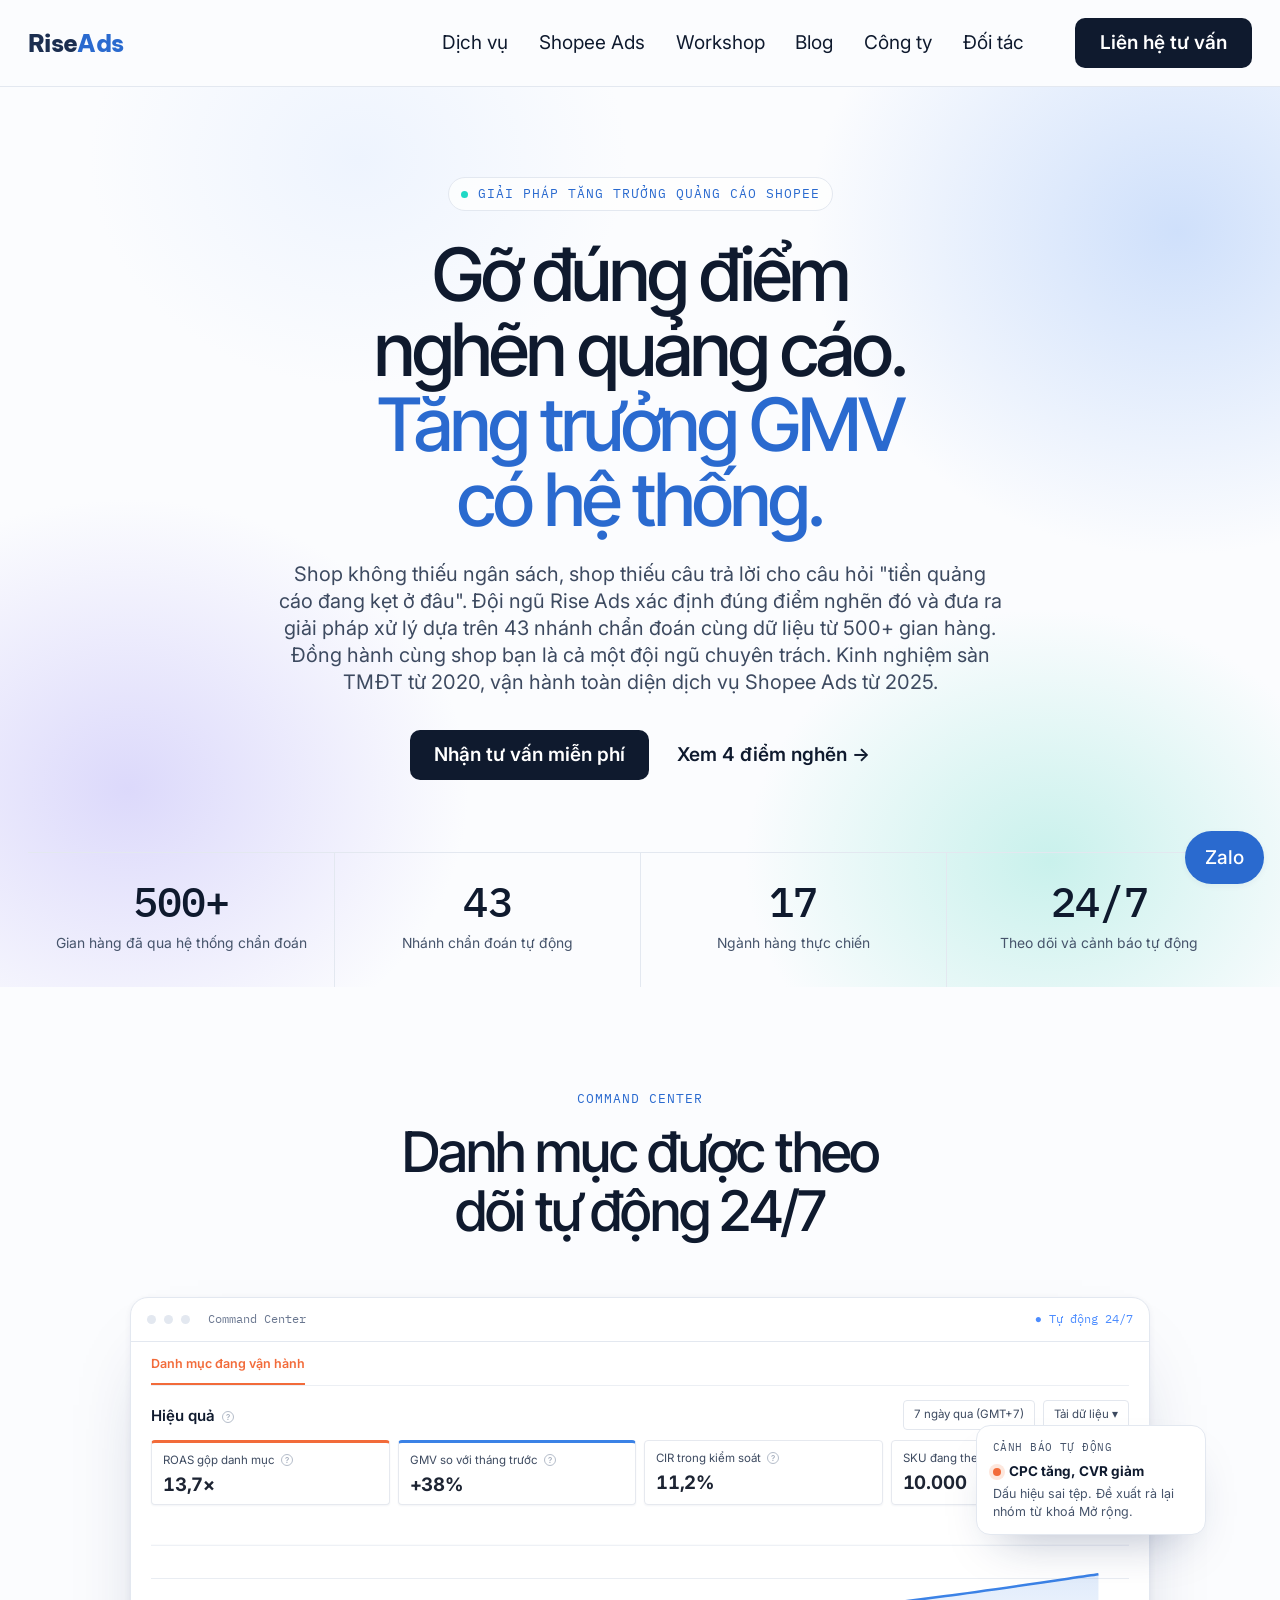
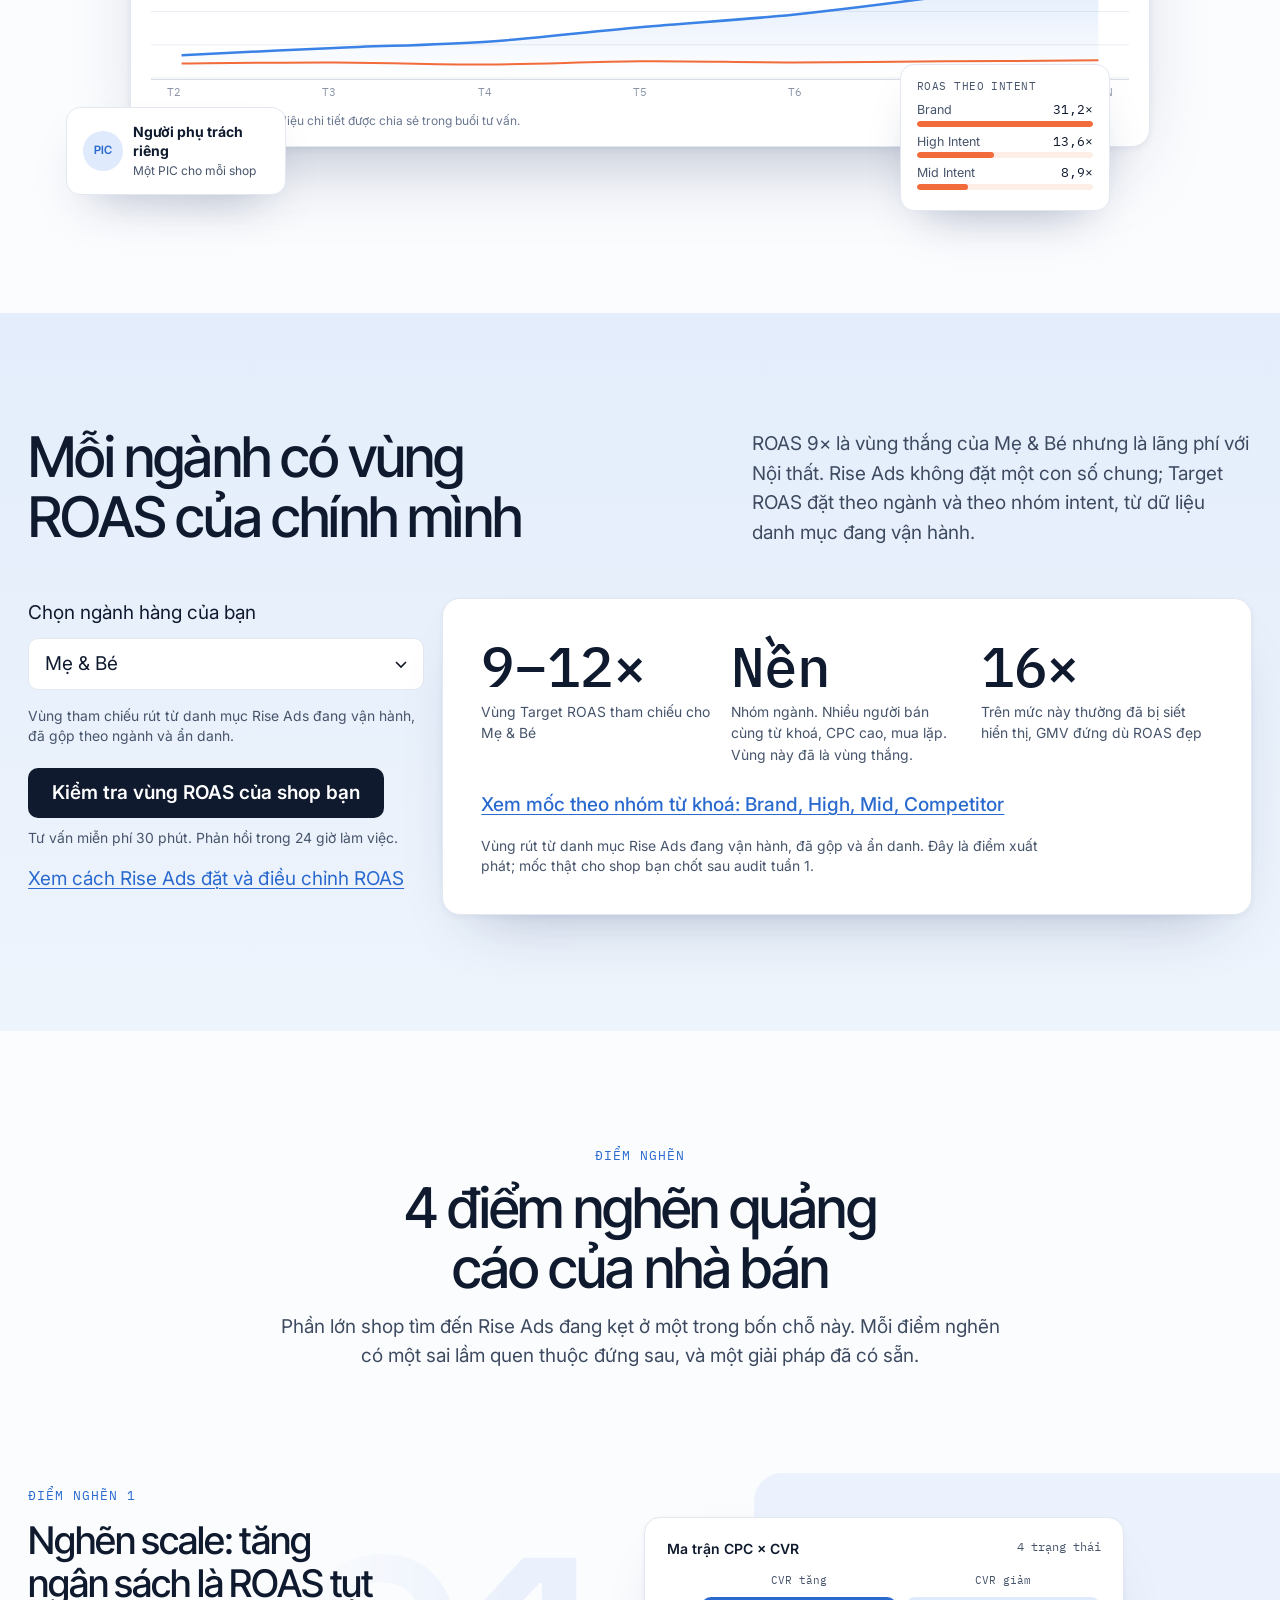
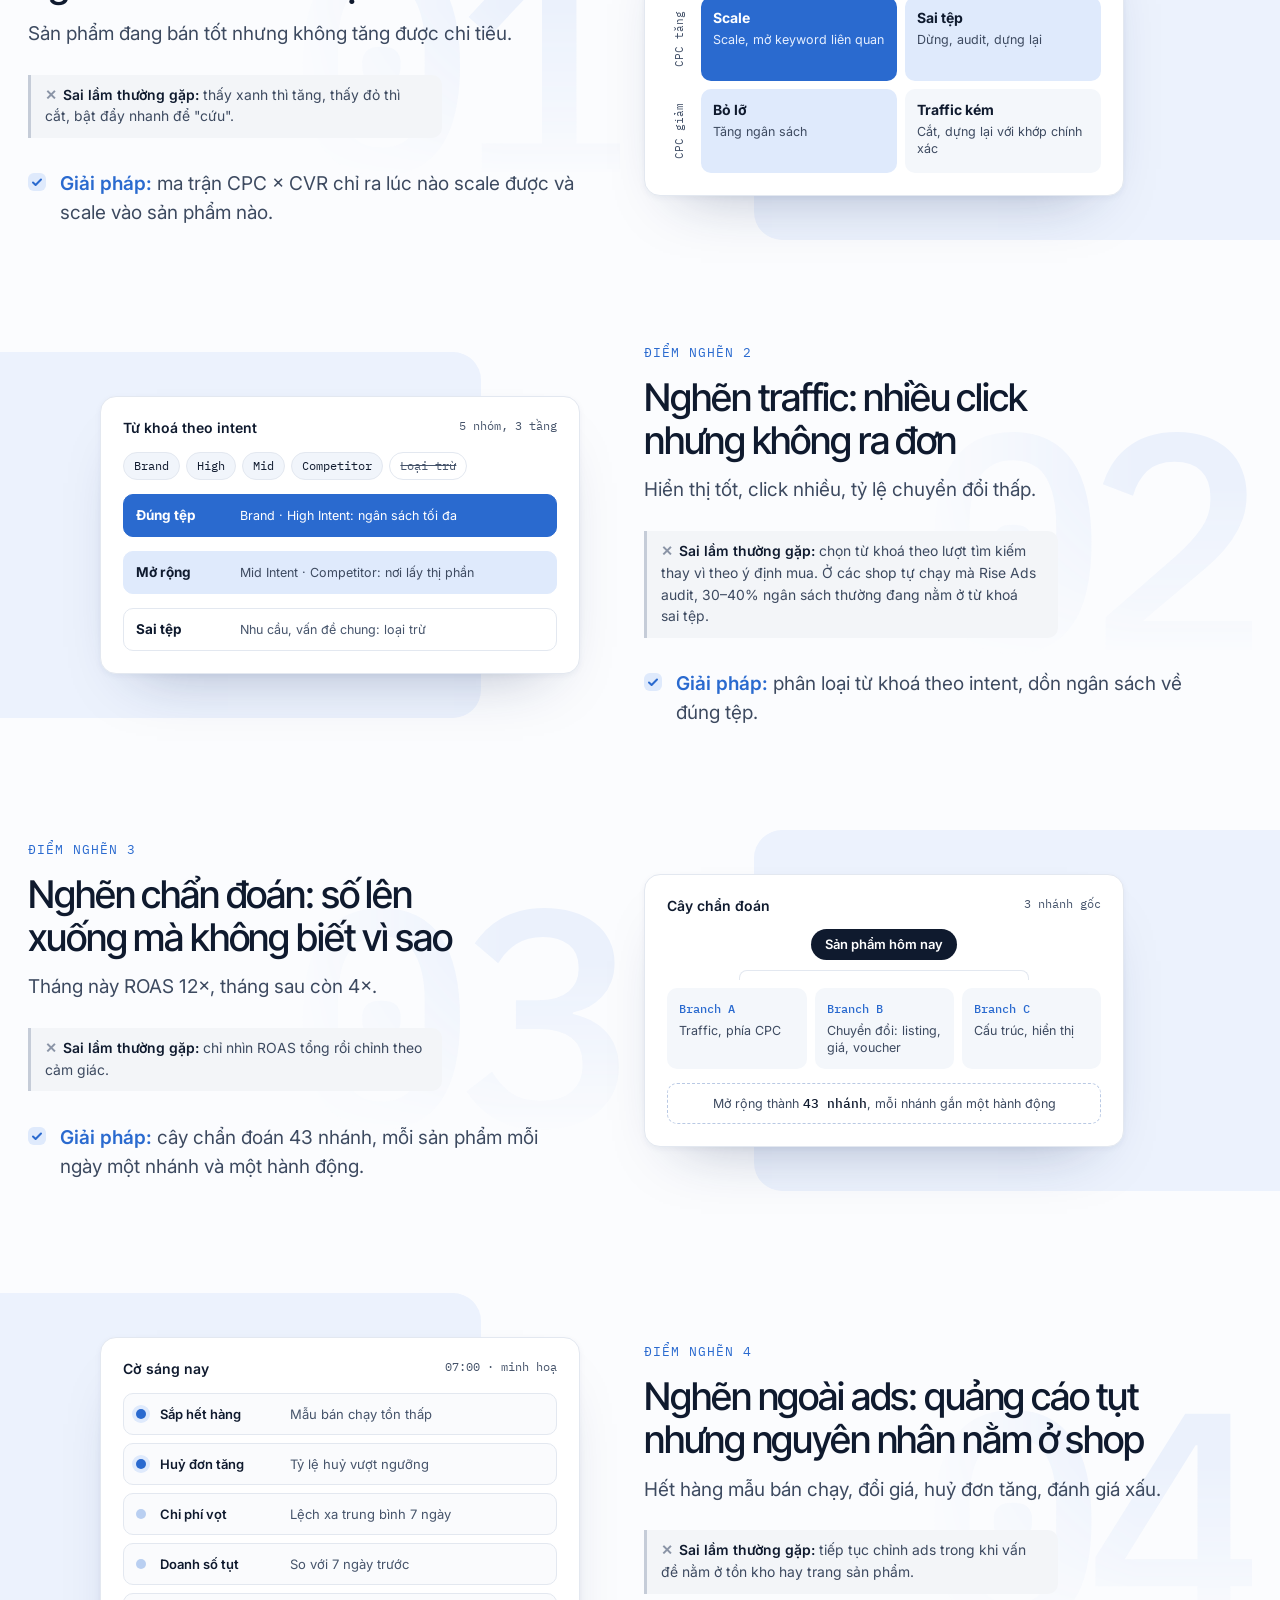
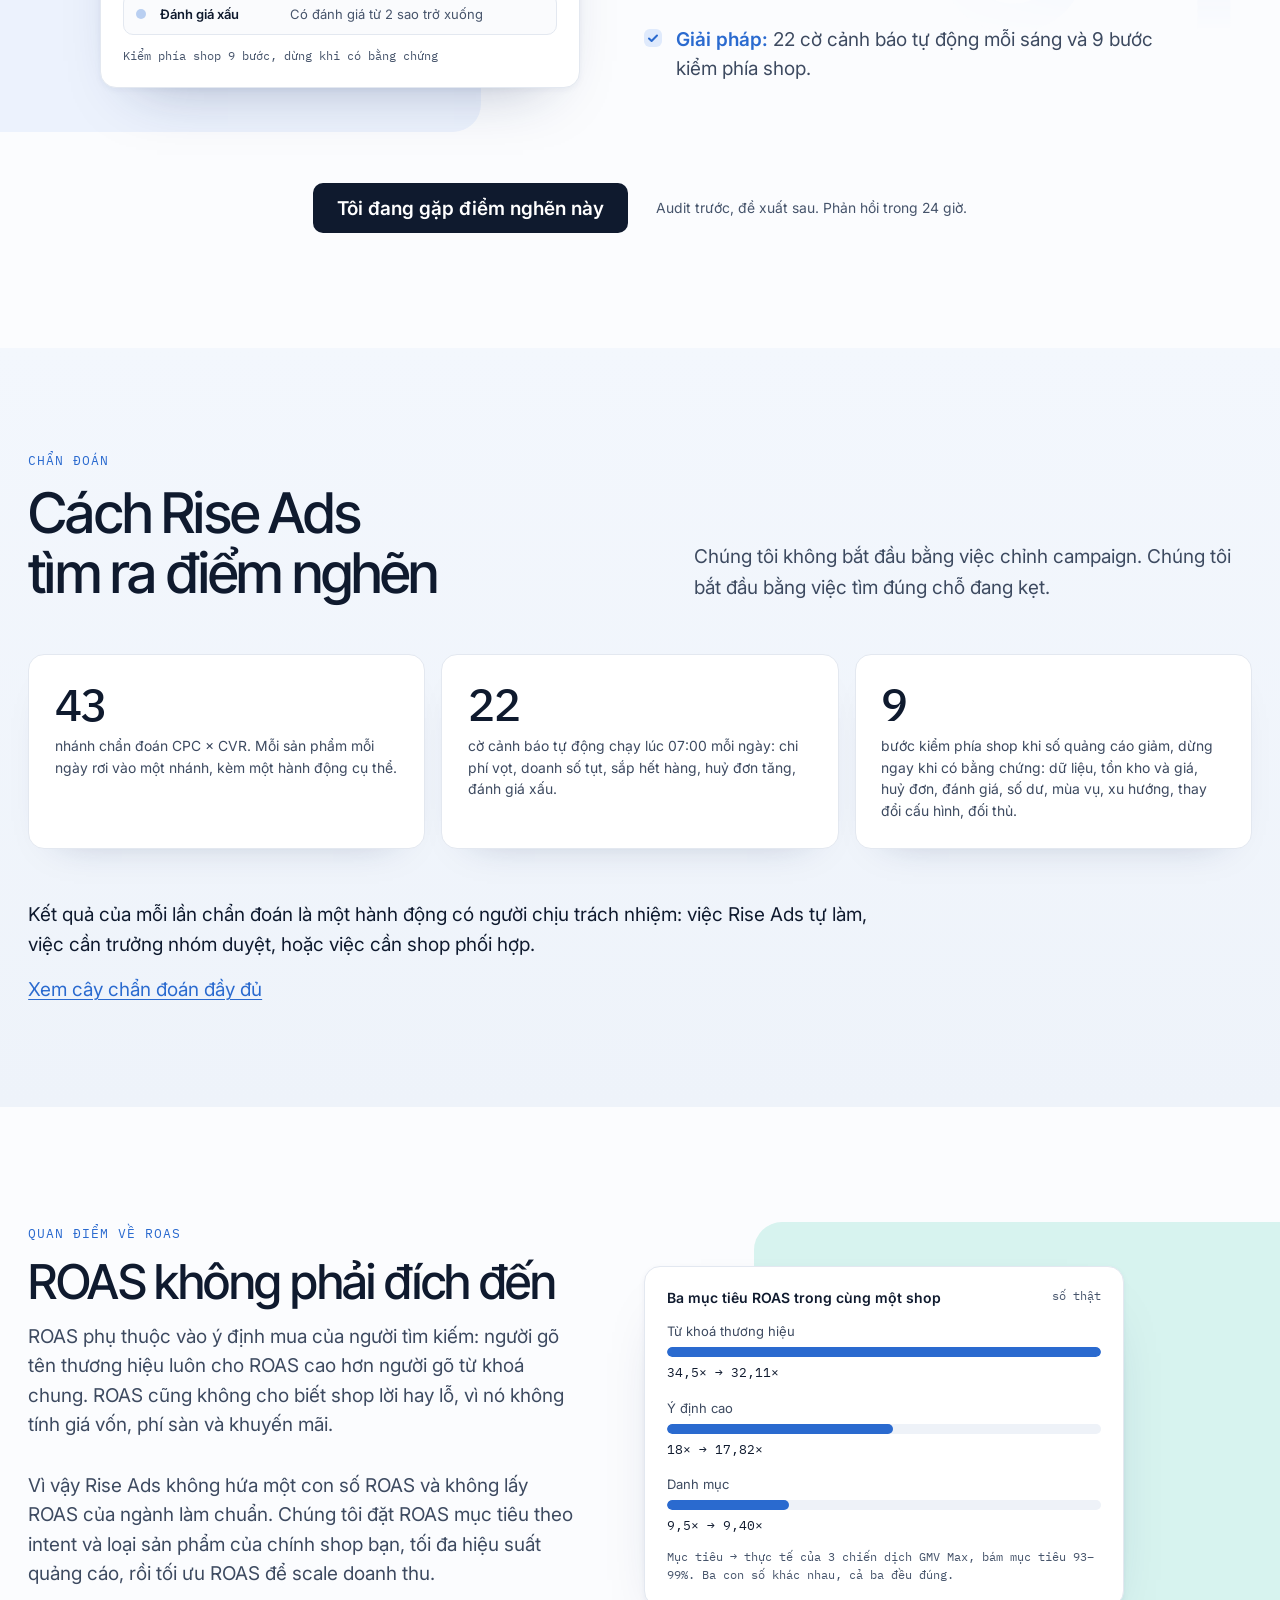
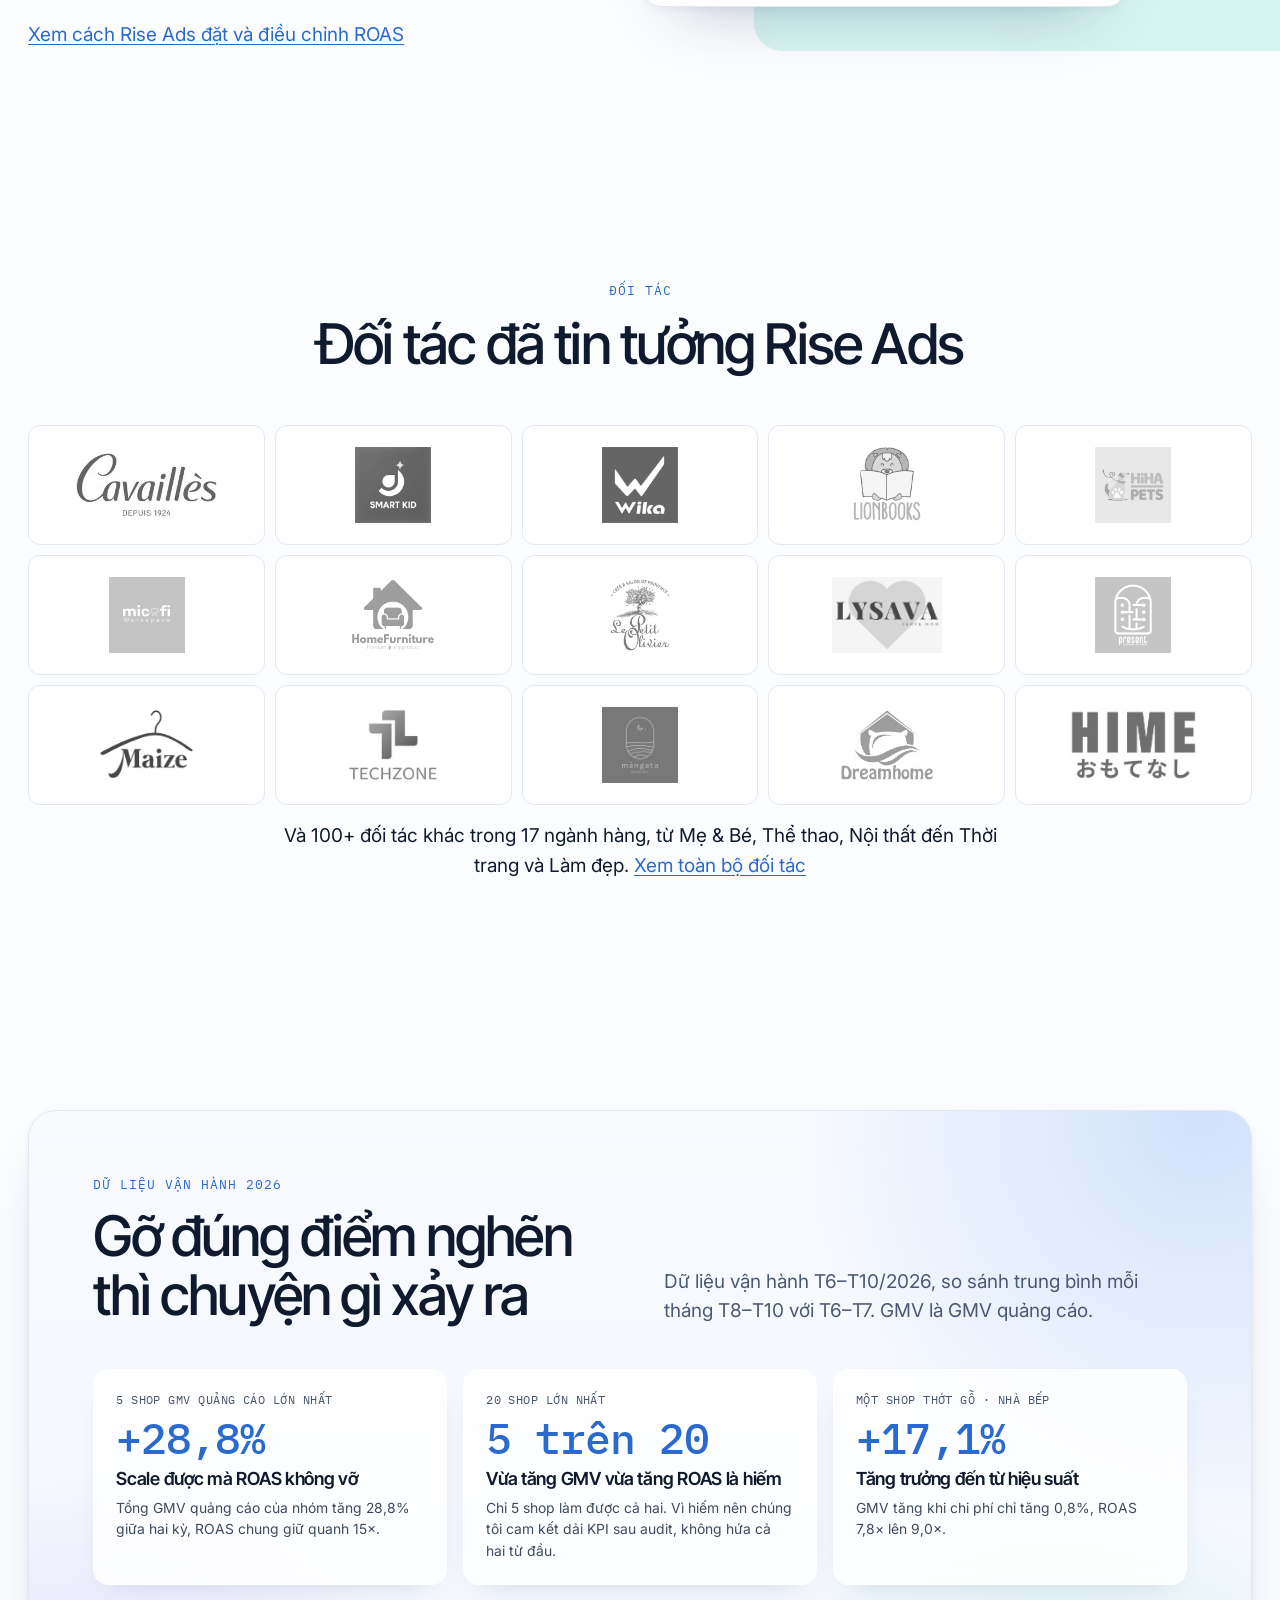
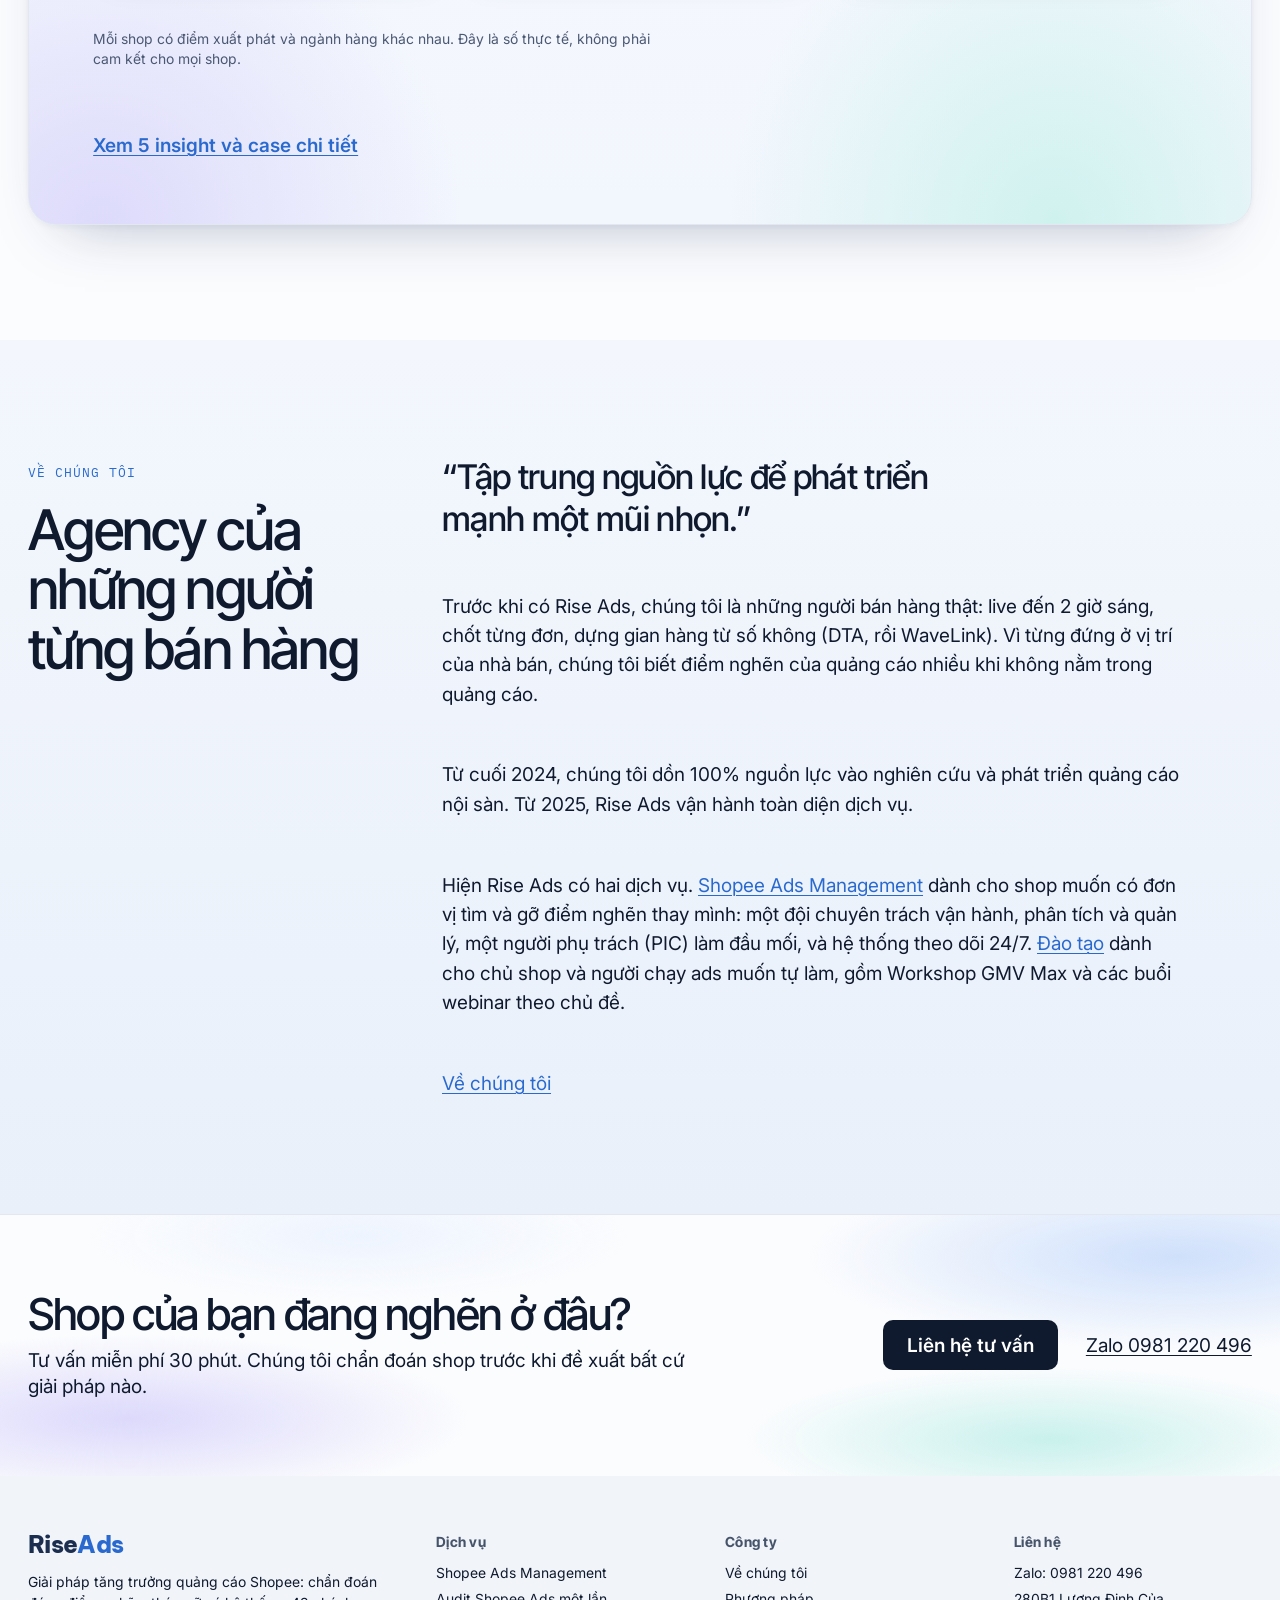
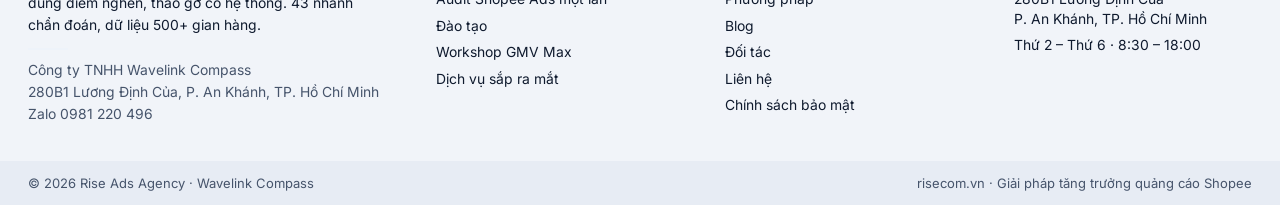
<file: index.html>
<!doctype html>
<!-- TỰ SINH từ src/index.html bằng tools/build_site.py. Đừng sửa file này: sửa chữ cố định trong src/, sửa thông tin chung ở risecom.vn/admin (Thông tin website). -->
<html lang="vi" data-tone="light">
<head>
<meta charset="utf-8">
<meta name="viewport" content="width=device-width, initial-scale=1">
<title>Rise Ads Agency – Giải pháp gỡ điểm nghẽn quảng cáo Shopee, tăng trưởng GMV có hệ thống</title>
<meta name="description" content="Rise Ads tìm và gỡ điểm nghẽn trong quảng cáo Shopee của shop bạn bằng 43 nhánh chẩn đoán, dữ liệu 500+ gian hàng và một người phụ trách riêng. Tư vấn miễn phí 30 phút.">
<meta name="theme-color" content="#fbfcfe">
<meta property="og:title" content="Rise Ads Agency – Giải pháp gỡ điểm nghẽn quảng cáo Shopee, tăng trưởng GMV có hệ thống">
<meta property="og:description" content="Rise Ads tìm và gỡ điểm nghẽn trong quảng cáo Shopee của shop bạn bằng 43 nhánh chẩn đoán, dữ liệu 500+ gian hàng và một người phụ trách riêng. Tư vấn miễn phí 30 phút.">
<meta property="og:image" content="og/home.png">
<link rel="icon" href="favicon.svg" type="image/svg+xml">
<link rel="preconnect" href="https://fonts.googleapis.com">
<link rel="preconnect" href="https://fonts.gstatic.com" crossorigin>
<link href="https://fonts.googleapis.com/css2?family=Be+Vietnam+Pro:wght@800&family=Inter+Tight:wght@400;500;600&family=Inter:wght@400;500;600&family=IBM+Plex+Mono:wght@400;500&display=swap" rel="stylesheet">
<link rel="stylesheet" href="styles.css?v=20261118zd">
</head>
<body>

<div class="topbar field-navy">
  <header class="nav wrap">
    <a class="mark" href="index.html" aria-label="RiseAds, trang chủ">Rise<b>Ads</b></a>
    <nav class="nav-links" aria-label="Chính">
      <a href="services.html">Dịch vụ</a>
      <a href="shopee-ads.html">Shopee Ads</a>
      <a href="workshop.html">Workshop</a>
      <a href="blog.html">Blog</a>
      <a href="company.html">Công ty</a>
      <a href="clients.html">Đối tác</a>
    </nav>
    <div class="nav-act">
      <button class="btn" type="button" data-modal="tu-van">Liên hệ tư vấn</button>
      <button class="menu-btn" type="button" aria-expanded="false" aria-controls="sheet">Menu</button>
    </div>
  </header>
</div>
<div class="field-navy">

  <section class="hero v3-hero" aria-labelledby="h1">
    <div class="wrap">
      <span class="v3-kicker"><i></i>Giải pháp tăng trưởng quảng cáo Shopee</span>
      <h1 id="h1" class="v4-h1">Gỡ đúng điểm nghẽn quảng cáo. <span>Tăng trưởng GMV có hệ thống.</span></h1>
      <p class="lead">Shop không thiếu ngân sách, shop thiếu câu trả lời cho câu hỏi "tiền quảng cáo đang kẹt ở đâu". Đội ngũ Rise Ads xác định đúng điểm nghẽn đó và đưa ra giải pháp xử lý dựa trên 43 nhánh chẩn đoán cùng dữ liệu từ 500+ gian hàng. Đồng hành cùng shop bạn là cả một đội ngũ chuyên trách. Kinh nghiệm sàn TMĐT từ 2020, vận hành toàn diện dịch vụ Shopee Ads từ 2025.</p>
      <div class="actions">
        <button class="btn" type="button" data-modal="tu-van">Nhận tư vấn miễn phí</button>
        <a class="link" href="#diem-nghen">Xem 4 điểm nghẽn</a>
      </div>

      <ul class="v3-stats" aria-label="Những con số chính">
        <li><b>500+</b><span>Gian hàng đã qua hệ thống chẩn đoán</span></li>
        <li><b>43</b><span>Nhánh chẩn đoán tự động</span></li>
        <li><b>17</b><span>Ngành hàng thực chiến</span></li>
        <li><b>24/7</b><span>Theo dõi và cảnh báo tự động</span></li>
      </ul>
    </div>
  </section>
</div>

<!-- Command Center -->
<section class="v3-sec v4-ccsec" aria-labelledby="h-cc">
  <div class="wrap">
    <div class="v3-center reveal"><span class="eyebrow-v3">Command Center</span><h2 id="h-cc">Danh mục được theo dõi tự động 24/7</h2></div>
    <div class="v3-stage">
      <!-- Command Center, trình bày theo kiểu bảng Quảng cáo Shopee. Thay bằng ảnh chụp thật (ẩn danh) khi được duyệt. -->
      <div class="v3-cc v4-sp" role="img" aria-label="Command Center của Rise Ads, giao diện minh hoạ">
        <div class="v3-cc-top"><i></i><i></i><i></i><span>Command Center</span><em>● Tự động 24/7</em></div>
        <div class="v4-sp-body" aria-hidden="true">
          <div class="v4-sp-tabs"><span class="on">Danh mục đang vận hành</span></div>
          <div class="v4-sp-head"><b>Hiệu quả <i class="q" aria-hidden="true">?</i></b><span class="pill">7 ngày qua (GMT+7)</span><span class="pill">Tải dữ liệu ▾</span></div>
          <div class="v4-sp-metrics">
            <div class="sel-o"><span>ROAS gộp danh mục <i class="q" aria-hidden="true">?</i></span><b>13,7×</b></div>
            <div class="sel-b"><span>GMV so với tháng trước <i class="q" aria-hidden="true">?</i></span><b>+38%</b></div>
            <div><span>CIR trong kiểm soát <i class="q" aria-hidden="true">?</i></span><b>11,2%</b></div>
            <div><span>SKU đang theo dõi <i class="q" aria-hidden="true">?</i></span><b>10.000</b></div>
          </div>
          <div class="v4-sp-chart">
            <div class="lg"><span class="b">GMV</span><span class="o">Chi tiêu</span></div>
            <svg viewBox="0 6 640 135" preserveAspectRatio="none">
              <defs><linearGradient id="v4spg" x1="0" y1="0" x2="0" y2="1"><stop offset="0" stop-color="#3b82e6" stop-opacity=".16"/><stop offset="1" stop-color="#3b82e6" stop-opacity="0"/></linearGradient></defs>
              <g stroke="#e9edf3" stroke-width="1"><line x1="0" y1="12" x2="640" y2="12"/><line x1="0" y1="44" x2="640" y2="44"/><line x1="0" y1="76" x2="640" y2="76"/><line x1="0" y1="108" x2="640" y2="108"/><line x1="0" y1="140" x2="640" y2="140"/></g>
              <path d="M20,118 C36.7,116.8 86.7,113.2 120,111 C153.3,108.8 186.7,108.3 220,105 C253.3,101.7 286.7,95.3 320,91 C353.3,86.7 386.7,84.0 420,79 C453.3,74.0 486.7,67.5 520,61 C553.3,54.5 603.3,43.5 620,40 L620,140 L20,140 Z" fill="url(#v4spg)"/>
              <path d="M20,118 C36.7,116.8 86.7,113.2 120,111 C153.3,108.8 186.7,108.3 220,105 C253.3,101.7 286.7,95.3 320,91 C353.3,86.7 386.7,84.0 420,79 C453.3,74.0 486.7,67.5 520,61 C553.3,54.5 603.3,43.5 620,40" fill="none" stroke="#3b82e6" stroke-width="2.5" stroke-linejoin="round" vector-effect="non-scaling-stroke"/>
              <path d="M20,126 C36.7,125.8 86.7,124.8 120,125 C153.3,125.2 186.7,127.2 220,127 C253.3,126.8 286.7,124.3 320,124 C353.3,123.7 386.7,125.0 420,125 C453.3,125.0 486.7,124.3 520,124 C553.3,123.7 603.3,123.2 620,123" fill="none" stroke="#f26b3a" stroke-width="2" stroke-linejoin="round" vector-effect="non-scaling-stroke"/>
            </svg>
            <div class="ax ax7"><span>T2</span><span>T3</span><span>T4</span><span>T5</span><span>T6</span><span>T7</span><span>CN</span></div>
          </div>
        </div>
        <p class="ui-foot">Giao diện minh hoạ. Dữ liệu chi tiết được chia sẻ trong buổi tư vấn.</p>
      </div>
      <div class="v3-float v3-f-pic" aria-hidden="true"><span class="ava">PIC</span><div><b>Người phụ trách riêng</b><span>Một PIC cho mỗi shop</span></div></div>
      <div class="v3-float v3-f-alert" aria-hidden="true"><small>Cảnh báo tự động</small><b>CPC tăng, CVR giảm</b><p>Dấu hiệu sai tệp. Đề xuất rà lại nhóm từ khoá Mở rộng.</p></div>
      <div class="v3-float v3-f-zone" aria-hidden="true"><small>ROAS theo intent</small>
        <div class="z"><span>Brand</span><em>31,2×</em><i style="--a:0%;--b:0%"></i></div>
        <div class="z"><span>High Intent</span><em>13,6×</em><i style="--a:0%;--b:56%"></i></div>
        <div class="z"><span>Mid Intent</span><em>8,9×</em><i style="--a:0%;--b:71%"></i></div>
      </div>
    </div>
  </div>
</section>

<!-- Vùng ROAS theo ngành (lấy lại từ v3, 18/11/2026) -->
<section id="vung-roas" class="field-sky" aria-labelledby="h-vung">
  <div class="wrap">
    <div class="sec-head reveal">
      <h2 id="h-vung">Mỗi ngành có vùng ROAS của chính mình</h2>
      <p class="lead">ROAS 9× là vùng thắng của Mẹ &amp; Bé nhưng là lãng phí với Nội thất. Rise Ads không đặt một con số chung; Target ROAS đặt theo ngành và theo nhóm intent, từ dữ liệu danh mục đang vận hành.</p>
    </div>
    <div class="picker reveal" data-picker="compact">
      <div class="p-ctl">
        <label for="pick-industry">Chọn ngành hàng của bạn</label>
        <select id="pick-industry" name="industry">
          <option value="me-be">Mẹ &amp; Bé</option>
          <option value="thoi-trang">Thời trang</option>
          <option value="noi-that">Nội thất / Bàn ghế</option>
        </select>
        <p class="small mt-s">Vùng tham chiếu rút từ danh mục Rise Ads đang vận hành, đã gộp theo ngành và ẩn danh.</p>
        <div class="v4-zone-cta"><button class="btn" type="button" data-modal="tu-van">Kiểm tra vùng ROAS của shop bạn</button><span class="small">Tư vấn miễn phí 30 phút. Phản hồi trong 24 giờ làm việc.</span></div>
        <p class="mt-s"><a href="shopee-ads.html#roas-intent">Xem cách Rise Ads đặt và điều chỉnh ROAS</a></p>
      </div>
      <div class="p-out panel"></div>
      <div class="p-static c-full">
        <table class="tbl tbl-stack">
          <thead><tr><th>Nhóm ngành</th><th>Ngành</th><th class="r">Vùng ROAS tham chiếu</th></tr></thead>
          <tbody>
            <tr><td class="k" data-l="Nhóm">Nền</td><td data-l="Ngành">Mẹ &amp; Bé · Thực phẩm &amp; Đồ uống</td><td class="r" data-l="Vùng">9–12×</td></tr>
            <tr><td class="k" data-l="Nhóm">Trung</td><td data-l="Ngành">Thể thao · Thời trang · Làm đẹp · Gia dụng · Điện tử · Sách · Vật tư điện lạnh · Học tập</td><td class="r" data-l="Vùng">10–15×</td></tr>
            <tr><td class="k" data-l="Nhóm">Cao</td><td data-l="Ngành">Nội thất · Thiết bị điện / Văn phòng · Giày dép · Chăn ga gối</td><td class="r" data-l="Vùng">17–40×</td></tr>
          </tbody>
        </table>
      </div>
    </div>
  </div>
</section>

<!-- 4 điểm nghẽn -->
<section id="diem-nghen" class="v3-how" aria-labelledby="h-dn">
  <div class="wrap">
    <div class="v3-center reveal">
      <span class="eyebrow-v3">Điểm nghẽn</span>
      <h2 id="h-dn">4 điểm nghẽn quảng cáo của nhà bán</h2>
      <p>Phần lớn shop tìm đến Rise Ads đang kẹt ở một trong bốn chỗ này. Mỗi điểm nghẽn có một sai lầm quen thuộc đứng sau, và một giải pháp đã có sẵn.</p>
    </div>

    <div class="v3-row reveal" style="--pc: var(--pn-soft)">
      <div class="v3-copy">
        <span class="v4-rownum" aria-hidden="true">01</span><span class="eyebrow-v3">Điểm nghẽn 1</span>
        <h3>Nghẽn scale: tăng ngân sách là ROAS tụt</h3>
        <p>Sản phẩm đang bán tốt nhưng không tăng được chi tiêu.</p>
        <p class="v4-mistake"><b>Sai lầm thường gặp:</b> thấy xanh thì tăng, thấy đỏ thì cắt, bật đẩy nhanh để "cứu".</p>
        <p class="v3-fix"><span><b>Giải pháp:</b> ma trận CPC × CVR chỉ ra lúc nào scale được và scale vào sản phẩm nào.</span></p>
      </div>
      <div class="v3-visual">
        <div class="v3-card" aria-label="Ma trận CPC × CVR">
          <h4>Ma trận CPC × CVR <span>4 trạng thái</span></h4>
          <div class="v3-mx">
            <div></div><div class="ax">CVR tăng</div><div class="ax">CVR giảm</div>
            <div class="ax v">CPC tăng</div>
            <div class="c go"><b>Scale</b>Scale, mở keyword liên quan</div>
            <div class="c warn"><b>Sai tệp</b>Dừng, audit, dựng lại</div>
            <div class="ax v">CPC giảm</div>
            <div class="c warn"><b>Bỏ lỡ</b>Tăng ngân sách</div>
            <div class="c"><b>Traffic kém</b>Cắt, dựng lại với khớp chính xác</div>
          </div>
        </div>
      </div>
    </div>

    <div class="v3-row flip reveal" style="--pc: var(--pn-soft)">
      <div class="v3-copy">
        <span class="v4-rownum" aria-hidden="true">02</span><span class="eyebrow-v3">Điểm nghẽn 2</span>
        <h3>Nghẽn traffic: nhiều click nhưng không ra đơn</h3>
        <p>Hiển thị tốt, click nhiều, tỷ lệ chuyển đổi thấp.</p>
        <p class="v4-mistake"><b>Sai lầm thường gặp:</b> chọn từ khoá theo lượt tìm kiếm thay vì theo ý định mua. Ở các shop tự chạy mà Rise Ads audit, 30–40% ngân sách thường đang nằm ở từ khoá sai tệp.</p>
        <p class="v3-fix"><span><b>Giải pháp:</b> phân loại từ khoá theo intent, dồn ngân sách về đúng tệp.</span></p>
      </div>
      <div class="v3-visual">
        <div class="v3-card" aria-label="Phân loại từ khoá theo intent">
          <h4>Từ khoá theo intent <span>5 nhóm, 3 tầng</span></h4>
          <div class="v3-kw">
            <div class="chips"><span>Brand</span><span>High</span><span>Mid</span><span>Competitor</span><span class="x">Loại trừ</span></div>
            <div class="tier t1"><b>Đúng tệp</b><span>Brand · High Intent: ngân sách tối đa</span></div>
            <div class="tier t2"><b>Mở rộng</b><span>Mid Intent · Competitor: nơi lấy thị phần</span></div>
            <div class="tier t3"><b>Sai tệp</b><span>Nhu cầu, vấn đề chung: loại trừ</span></div>
          </div>
        </div>
      </div>
    </div>

    <div class="v3-row reveal" style="--pc: var(--pn-soft)">
      <div class="v3-copy">
        <span class="v4-rownum" aria-hidden="true">03</span><span class="eyebrow-v3">Điểm nghẽn 3</span>
        <h3>Nghẽn chẩn đoán: số lên xuống mà không biết vì sao</h3>
        <p>Tháng này ROAS 12×, tháng sau còn 4×.</p>
        <p class="v4-mistake"><b>Sai lầm thường gặp:</b> chỉ nhìn ROAS tổng rồi chỉnh theo cảm giác.</p>
        <p class="v3-fix"><span><b>Giải pháp:</b> cây chẩn đoán 43 nhánh, mỗi sản phẩm mỗi ngày một nhánh và một hành động.</span></p>
      </div>
      <div class="v3-visual">
        <div class="v3-card" aria-label="Cây chẩn đoán">
          <h4>Cây chẩn đoán <span>3 nhánh gốc</span></h4>
          <div class="v3-tree">
            <span class="root">Sản phẩm hôm nay</span>
            <div class="br">
              <div><b>Branch A</b><span>Traffic, phía CPC</span></div>
              <div><b>Branch B</b><span>Chuyển đổi: listing, giá, voucher</span></div>
              <div><b>Branch C</b><span>Cấu trúc, hiển thị</span></div>
            </div>
            <p class="leaf">Mở rộng thành <b>43 nhánh</b>, mỗi nhánh gắn một hành động</p>
          </div>
        </div>
      </div>
    </div>

    <div class="v3-row flip reveal" style="--pc: var(--pn-soft)">
      <div class="v3-copy">
        <span class="v4-rownum" aria-hidden="true">04</span><span class="eyebrow-v3">Điểm nghẽn 4</span>
        <h3>Nghẽn ngoài ads: quảng cáo tụt nhưng nguyên nhân nằm ở shop</h3>
        <p>Hết hàng mẫu bán chạy, đổi giá, huỷ đơn tăng, đánh giá xấu.</p>
        <p class="v4-mistake"><b>Sai lầm thường gặp:</b> tiếp tục chỉnh ads trong khi vấn đề nằm ở tồn kho hay trang sản phẩm.</p>
        <p class="v3-fix"><span><b>Giải pháp:</b> 22 cờ cảnh báo tự động mỗi sáng và 9 bước kiểm phía shop.</span></p>
      </div>
      <div class="v3-visual">
        <div class="v3-card" aria-label="Cờ cảnh báo tự động">
          <h4>Cờ sáng nay <span>07:00 · minh hoạ</span></h4>
          <ul class="v4-flags">
            <li><i class="hi"></i><b>Sắp hết hàng</b><span>Mẫu bán chạy tồn thấp</span></li>
            <li><i class="hi"></i><b>Huỷ đơn tăng</b><span>Tỷ lệ huỷ vượt ngưỡng</span></li>
            <li><i></i><b>Chi phí vọt</b><span>Lệch xa trung bình 7 ngày</span></li>
            <li><i></i><b>Doanh số tụt</b><span>So với 7 ngày trước</span></li>
            <li><i></i><b>Đánh giá xấu</b><span>Có đánh giá từ 2 sao trở xuống</span></li>
          </ul>
          <p class="v4-flagfoot">Kiểm phía shop 9 bước, dừng khi có bằng chứng</p>
        </div>
      </div>
    </div>

    <div class="actions mt reveal" style="justify-content:center">
      <button class="btn" type="button" data-modal="tu-van">Tôi đang gặp điểm nghẽn này</button>
      <span class="small">Audit trước, đề xuất sau. Phản hồi trong 24 giờ.</span>
    </div>
  </div>
</section>

<!-- Cách tìm điểm nghẽn -->
<section class="v3-sec v3-sec--tint" aria-labelledby="h-tim">
  <div class="wrap">
    <div class="v3-head reveal">
      <div><span class="eyebrow-v3">Chẩn đoán</span><h2 id="h-tim">Cách Rise Ads tìm ra điểm nghẽn</h2></div>
      <p class="lead">Chúng tôi không bắt đầu bằng việc chỉnh campaign. Chúng tôi bắt đầu bằng việc tìm đúng chỗ đang kẹt.</p>
    </div>
    <div class="v3-tiles v3-tiles--3">
      <div class="v3-tile reveal"><span class="num v4-bignum">43</span><p>nhánh chẩn đoán CPC × CVR. Mỗi sản phẩm mỗi ngày rơi vào một nhánh, kèm một hành động cụ thể.</p></div>
      <div class="v3-tile reveal"><span class="num v4-bignum">22</span><p>cờ cảnh báo tự động chạy lúc 07:00 mỗi ngày: chi phí vọt, doanh số tụt, sắp hết hàng, huỷ đơn tăng, đánh giá xấu.</p></div>
      <div class="v3-tile reveal"><span class="num v4-bignum">9</span><p>bước kiểm phía shop khi số quảng cáo giảm, dừng ngay khi có bằng chứng: dữ liệu, tồn kho và giá, huỷ đơn, đánh giá, số dư, mùa vụ, xu hướng, thay đổi cấu hình, đối thủ.</p></div>
    </div>
    <p class="mt reveal" style="max-width:70ch">Kết quả của mỗi lần chẩn đoán là một hành động có người chịu trách nhiệm: việc Rise Ads tự làm, việc cần trưởng nhóm duyệt, hoặc việc cần shop phối hợp.</p>
    <p class="mt-s reveal"><a href="shopee-ads.html#cay-chan-doan">Xem cây chẩn đoán đầy đủ</a></p>
  </div>
</section>

<!-- ROAS không phải đích đến -->
<section class="v3-how" aria-labelledby="h-roas">
  <div class="wrap">
    <div class="v3-row reveal" style="--pc: var(--panel-2); margin-top:0">
      <div class="v3-copy">
        <span class="eyebrow-v3">Quan điểm về ROAS</span>
        <h2 id="h-roas" class="v4-h2">ROAS không phải đích đến</h2>
        <p>ROAS phụ thuộc vào ý định mua của người tìm kiếm: người gõ tên thương hiệu luôn cho ROAS cao hơn người gõ từ khoá chung. ROAS cũng không cho biết shop lời hay lỗ, vì nó không tính giá vốn, phí sàn và khuyến mãi.</p>
        <p>Vì vậy Rise Ads không hứa một con số ROAS và không lấy ROAS của ngành làm chuẩn. Chúng tôi đặt ROAS mục tiêu theo intent và loại sản phẩm của chính shop bạn, tối đa hiệu suất quảng cáo, rồi tối ưu ROAS để scale doanh thu.</p>
        <p><a href="shopee-ads.html#roas-intent">Xem cách Rise Ads đặt và điều chỉnh ROAS</a></p>
      </div>
      <div class="v3-visual">
        <div class="v3-card" aria-label="Ba mục tiêu ROAS trong cùng một shop">
          <h4>Ba mục tiêu ROAS trong cùng một shop <span>số thật</span></h4>
          <div class="v4-roasbars">
            <div><span>Từ khoá thương hiệu</span><i style="--w:100%"></i><em>34,5× → 32,11×</em></div>
            <div><span>Ý định cao</span><i style="--w:52%"></i><em>18× → 17,82×</em></div>
            <div><span>Danh mục</span><i style="--w:28%"></i><em>9,5× → 9,40×</em></div>
          </div>
          <p class="v4-flagfoot">Mục tiêu → thực tế của 3 chiến dịch GMV Max, bám mục tiêu 93–99%. Ba con số khác nhau, cả ba đều đúng.</p>
        </div>
      </div>
    </div>
  </div>
</section>

<!-- Đối tác -->
<section aria-labelledby="h-kh">
  <div class="wrap">
    <div class="v3-center reveal"><span class="eyebrow-v3">Đối tác</span><h2 id="h-kh">Đối tác đã tin tưởng Rise Ads</h2></div>
    <ul class="brands brands--logo reveal" aria-label="15 đối tác">
      <li><img src="assets/logos/ads/cavailles.png" alt="Cavaillès" width="276" height="135" loading="lazy"></li>
      <li><img src="assets/logos/ads/smart-kids.png" alt="Smart Kids" width="480" height="480" loading="lazy"></li>
      <li><img src="assets/logos/ads/wika.png" alt="Wika" width="480" height="480" loading="lazy"></li>
      <li><img src="assets/logos/ads/lion-books.png" alt="Lion Books" width="454" height="480" loading="lazy"></li>
      <li><img src="assets/logos/ads/hihapet.png" alt="Hihapet" width="480" height="480" loading="lazy"></li>
      <li><img src="assets/logos/ads/micofi.png" alt="Micofi Workspace" width="480" height="480" loading="lazy"></li>
      <li><img src="assets/logos/ads/home-furniture.png" alt="Home Furniture" width="345" height="299" loading="lazy"></li>
      <li><img src="assets/logos/ads/le-petit-olivier.png" alt="Le Petit Olivier" width="238" height="283" loading="lazy"></li>
      <li><img src="assets/logos/ads/lysava.png" alt="Lysava" width="480" height="331" loading="lazy"></li>
      <li><img src="assets/logos/ads/present13.png" alt="Present13" width="480" height="480" loading="lazy"></li>
      <li><img src="assets/logos/ads/the-maize.png" alt="The Maize" width="480" height="371" loading="lazy"></li>
      <li><img src="assets/logos/ads/techzone.png" alt="Techzone Audio" width="480" height="388" loading="lazy"></li>
      <li><img src="assets/logos/ads/mangata-bedding.png" alt="Mangata Bedding" width="320" height="320" loading="lazy"></li>
      <li><img src="assets/logos/ads/dream-home-bedding.png" alt="Dream Home Bedding" width="321" height="249" loading="lazy"></li>
      <li><img src="assets/logos/ads/hime-store.png" alt="Hime Store" width="301" height="172" loading="lazy"></li>
    </ul>
    <p class="mt-s reveal" style="margin-inline:auto;text-align:center">Và 100+ đối tác khác trong 17 ngành hàng, từ Mẹ &amp; Bé, Thể thao, Nội thất đến Thời trang và Làm đẹp. <a href="clients.html">Xem toàn bộ đối tác</a></p>
  </div>
</section>

<!-- Gỡ đúng điểm nghẽn thì chuyện gì xảy ra -->
<section aria-labelledby="h-kq">
  <div class="wrap">
    <div class="v3-band reveal">
      <div class="v3-band-head">
        <div><span class="eyebrow-v3">Dữ liệu vận hành 2026</span><h2 id="h-kq">Gỡ đúng điểm nghẽn thì chuyện gì xảy ra</h2></div>
        <p>Dữ liệu vận hành T6–T10/2026, so sánh trung bình mỗi tháng T8–T10 với T6–T7. GMV là GMV quảng cáo.</p>
      </div>
      <div class="v3-cases">
        <article class="v3-case"><small>5 shop GMV quảng cáo lớn nhất</small><span class="num">+28,8%</span><h3>Scale được mà ROAS không vỡ</h3><p>Tổng GMV quảng cáo của nhóm tăng 28,8% giữa hai kỳ, ROAS chung giữ quanh 15×.</p></article>
        <article class="v3-case"><small>20 shop lớn nhất</small><span class="num">5 trên 20</span><h3>Vừa tăng GMV vừa tăng ROAS là hiếm</h3><p>Chỉ 5 shop làm được cả hai. Vì hiếm nên chúng tôi cam kết dải KPI sau audit, không hứa cả hai từ đầu.</p></article>
        <article class="v3-case"><small>Một shop thớt gỗ · Nhà bếp</small><span class="num">+17,1%</span><h3>Tăng trưởng đến từ hiệu suất</h3><p>GMV tăng khi chi phí chỉ tăng 0,8%, ROAS 7,8× lên 9,0×.</p></article>
      </div>
      <p class="note">Mỗi shop có điểm xuất phát và ngành hàng khác nhau. Đây là số thực tế, không phải cam kết cho mọi shop.</p>
      <p><a href="clients.html#insight">Xem 5 insight và case chi tiết</a></p>
    </div>
  </div>
</section>

<!-- Về Rise Ads -->
<section class="surface" aria-labelledby="h-ve">
  <div class="wrap grid">
    <div class="c-lead reveal">
      <span class="eyebrow-v3">Về chúng tôi</span>
      <h2 id="h-ve" class="mt-s">Agency của những người từng bán hàng</h2>
    </div>
    <div class="c-body stack reveal">
      <blockquote class="statement">“Tập trung nguồn lực để phát triển mạnh một mũi nhọn.”</blockquote>
      <p>Trước khi có Rise Ads, chúng tôi là những người bán hàng thật: live đến 2 giờ sáng, chốt từng đơn, dựng gian hàng từ số không (DTA, rồi WaveLink). Vì từng đứng ở vị trí của nhà bán, chúng tôi biết điểm nghẽn của quảng cáo nhiều khi không nằm trong quảng cáo.</p>
      <p>Từ cuối 2024, chúng tôi dồn 100% nguồn lực vào nghiên cứu và phát triển quảng cáo nội sàn. Từ 2025, Rise Ads vận hành toàn diện dịch vụ.</p>
      <p>Hiện Rise Ads có hai dịch vụ. <a href="shopee-ads.html">Shopee Ads Management</a> dành cho shop muốn có đơn vị tìm và gỡ điểm nghẽn thay mình: một đội chuyên trách vận hành, phân tích và quản lý, một người phụ trách (PIC) làm đầu mối, và hệ thống theo dõi 24/7. <a href="services.html#dao-tao">Đào tạo</a> dành cho chủ shop và người chạy ads muốn tự làm, gồm Workshop GMV Max và các buổi webinar theo chủ đề.</p>
      <p><a href="company.html">Về chúng tôi</a></p>
    </div>
  </div>
</section>

<!-- CTA -->
<section class="field-navy cta-band" aria-labelledby="h-cta">
  <div class="wrap">
    <div class="cta-text reveal">
      <h2 id="h-cta">Shop của bạn đang nghẽn ở đâu?</h2>
      <p class="lead mt-s">Tư vấn miễn phí 30 phút. Chúng tôi chẩn đoán shop trước khi đề xuất bất cứ giải pháp nào.</p>
    </div>
    <div class="actions cta-act"><button class="btn" type="button" data-modal="tu-van">Liên hệ tư vấn</button><a class="link" href="https://zalo.me/0981220496">Zalo 0981 220 496</a></div>
  </div>
</section>

<footer class="field-navy foot">
  <div class="wrap">
    <div class="foot-grid">
      <div class="foot-brand">
        <a class="mark" href="index.html">Rise<b>Ads</b></a>
        <p class="mt-s">Giải pháp tăng trưởng quảng cáo Shopee: chẩn đoán đúng điểm nghẽn, tháo gỡ có hệ thống. 43 nhánh chẩn đoán, dữ liệu 500+ gian hàng.</p>
        <p class="foot-legal">Công ty TNHH Wavelink Compass<br>280B1 Lương Định Của, P. An Khánh, TP. Hồ Chí Minh<br>Zalo 0981 220 496</p>
      </div>
      <nav class="foot-col" aria-label="Dịch vụ">
        <h4>Dịch vụ</h4>
        <a href="shopee-ads.html">Shopee Ads Management</a>
        <a href="services.html#audit">Audit Shopee Ads một lần</a>
        <a href="services.html#dao-tao">Đào tạo</a>
        <a href="workshop.html">Workshop GMV Max</a>
        <a href="services.html#sap-ra-mat">Dịch vụ sắp ra mắt</a>
      </nav>
      <nav class="foot-col" aria-label="Công ty">
        <h4>Công ty</h4>
        <a href="company.html">Về chúng tôi</a>
        <a href="shopee-ads.html#quy-trinh">Phương pháp</a>
        <a href="blog.html">Blog</a>
        <a href="clients.html">Đối tác</a>
        <a href="contact.html">Liên hệ</a>
        <a href="contact.html#bao-mat">Chính sách bảo mật</a>
      </nav>
      <div class="foot-col">
        <h4>Liên hệ</h4>
        <a href="https://zalo.me/0981220496">Zalo: 0981 220 496</a>
        <p>280B1 Lương Định Của<br>P. An Khánh, TP. Hồ Chí Minh</p>
        <p>Thứ 2 – Thứ 6 · 8:30 – 18:00</p>
      </div>
    </div>
    <div class="foot-end">
      <span>© 2026 Rise Ads Agency · Wavelink Compass</span>
      <span>risecom.vn · Giải pháp tăng trưởng quảng cáo Shopee</span>
    </div>
  </div>
</footer>
<div id="sheet" class="sheet" hidden tabindex="-1">
  <div class="sheet-top"><a class="mark" href="index.html">Rise<b>Ads</b></a><button class="link sheet-close" type="button">Đóng</button></div>
  <nav aria-label="Menu điện thoại"><a href="services.html">Dịch vụ</a><a href="shopee-ads.html">Shopee Ads</a><a href="workshop.html">Workshop</a><a href="blog.html">Blog</a><a href="company.html">Công ty</a><a href="clients.html">Đối tác</a><a href="contact.html">Liên hệ</a></nav>
  <p class="sheet-foot"><a href="https://zalo.me/0981220496">Zalo 0981 220 496</a></p>
</div>

<dialog id="contact-modal" class="modal" aria-labelledby="m-title">
  <div class="m-in">
    <div class="m-top"><div><h2 id="m-title">Tư vấn miễn phí 30 phút</h2><p class="small mt-s">Chúng tôi chẩn đoán shop trước khi đề xuất. Phản hồi trong 24 giờ làm việc.</p></div><button class="link" type="button" data-modal-close>Đóng</button></div>
    <form class="form" data-form novalidate>
      <div><label for="m-name">Tên / Công ty</label><input id="m-name" name="name" required autocomplete="name"></div>
      <div><label for="m-phone">Số Zalo</label><input id="m-phone" name="phone" type="tel" required inputmode="tel" autocomplete="tel" aria-describedby="m-phone-h"><p id="m-phone-h" class="hint small">Zalo là kênh ưu tiên, phản hồi nhanh nhất.</p></div>
      <div><label for="m-service">Dịch vụ quan tâm</label><select id="m-service" name="service"><option value="tu-van">Shopee Ads Management</option><option value="bao-gia">Báo giá Shopee Ads Management</option><option value="audit">Audit Shopee Ads (1 lần)</option><option value="dao-tao">Đào tạo, Workshop GMV Max</option><option value="khac">Khác</option></select></div>
      <div><label for="m-ind">Ngành hàng</label><select id="m-ind" name="industry"><option value="">Chọn ngành</option></select></div>
      <div><label for="m-spend">Chi phí Ads / tháng</label><input id="m-spend" name="ads_spend" inputmode="decimal" placeholder="VD: 120 triệu"></div>
      <div><label for="m-rev">Doanh thu từ Ads / tháng</label><input id="m-rev" name="ads_revenue" inputmode="decimal" placeholder="VD: 1,5 tỷ"><p class="roas-out small" aria-live="polite"></p></div>
      <div class="f-full"><label for="m-issue">Vấn đề đang gặp</label><textarea id="m-issue" name="issue" placeholder="Tăng ngân sách là ROAS tụt, nhiều click không ra đơn, số lên xuống không rõ vì sao..."></textarea></div>
      <div class="hp" aria-hidden="true"><label>Website<input name="website_url" tabindex="-1" autocomplete="off"></label></div>
      <p class="err f-full" aria-live="polite"></p>
      <div class="f-act actions"><button class="btn" type="submit">Gửi yêu cầu tư vấn</button><span class="small">Phản hồi trong 24 giờ làm việc</span></div>
      <p class="f-done" hidden></p>
    </form>
  </div>
</dialog>

<a class="zalo-fab" href="https://zalo.me/0981220496">Zalo</a>
<script src="app.js?v=20261118t" defer></script>
</body>
</html>
</file>
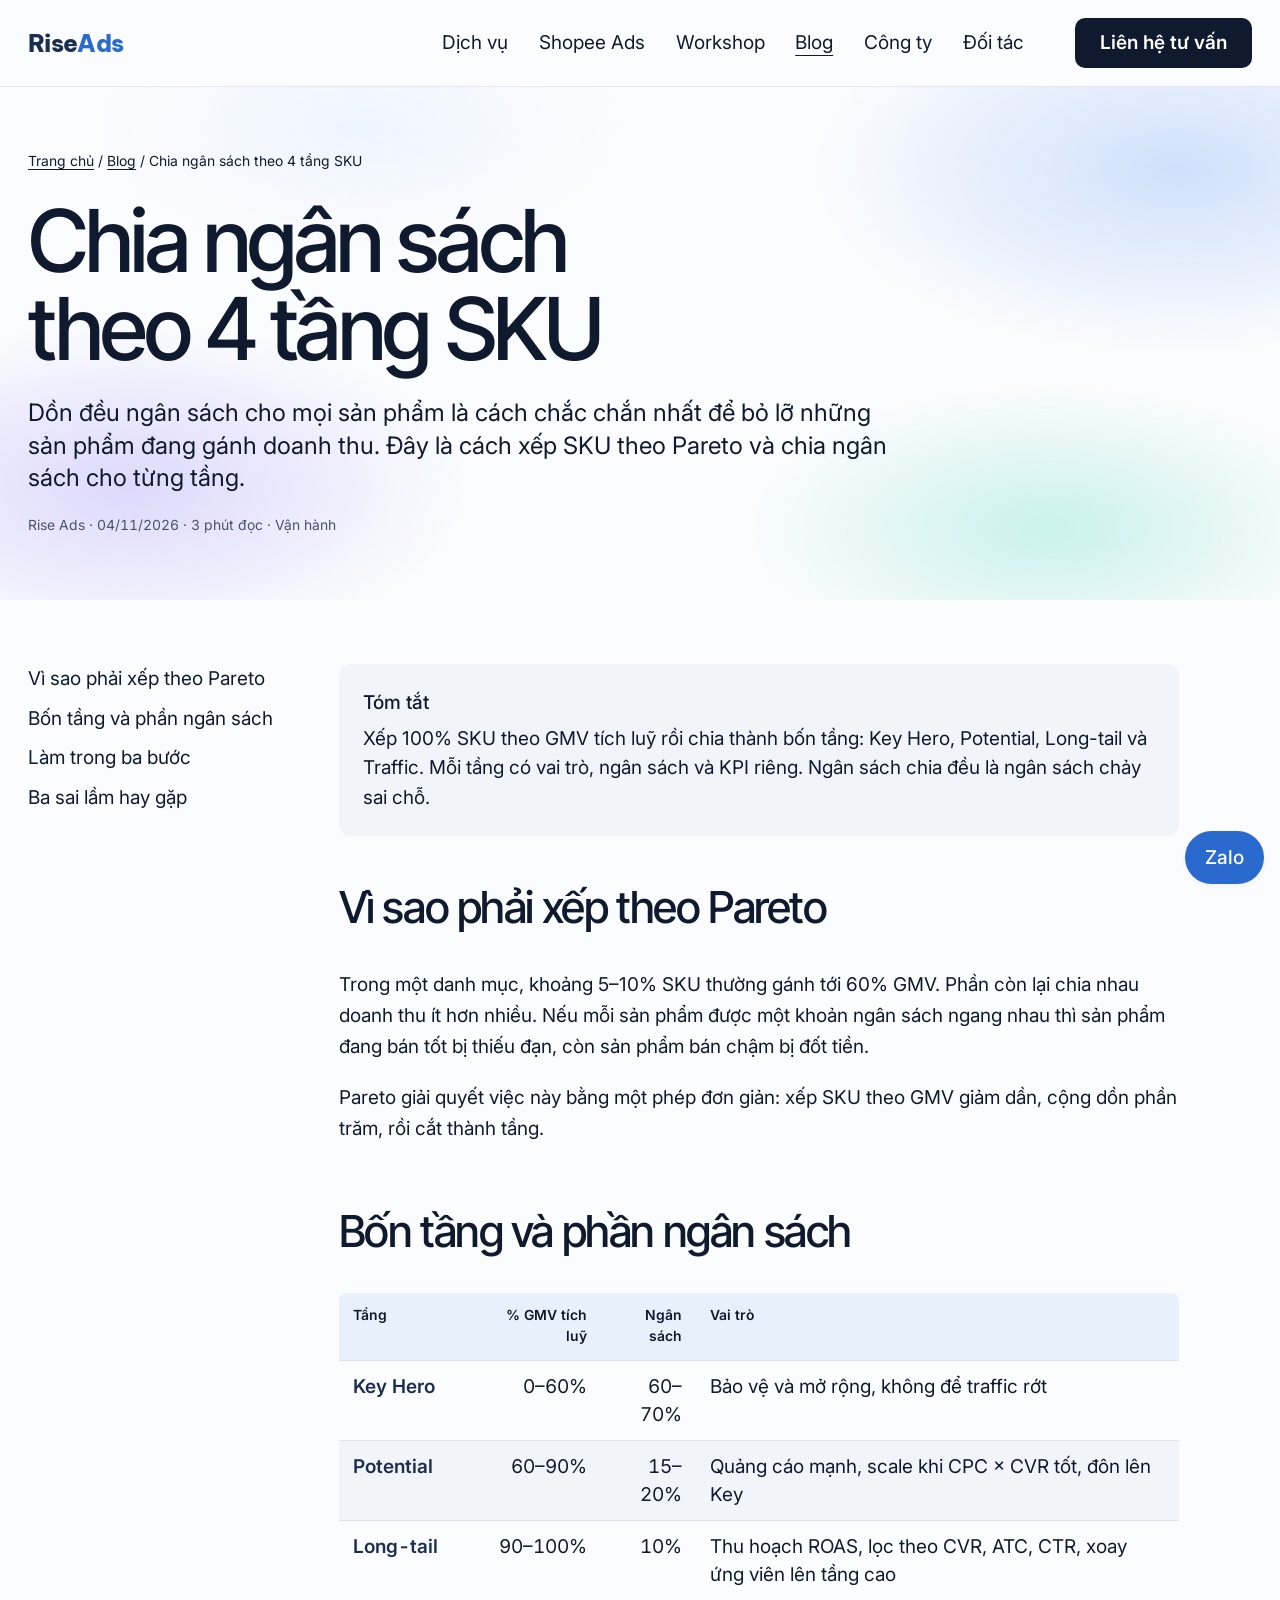
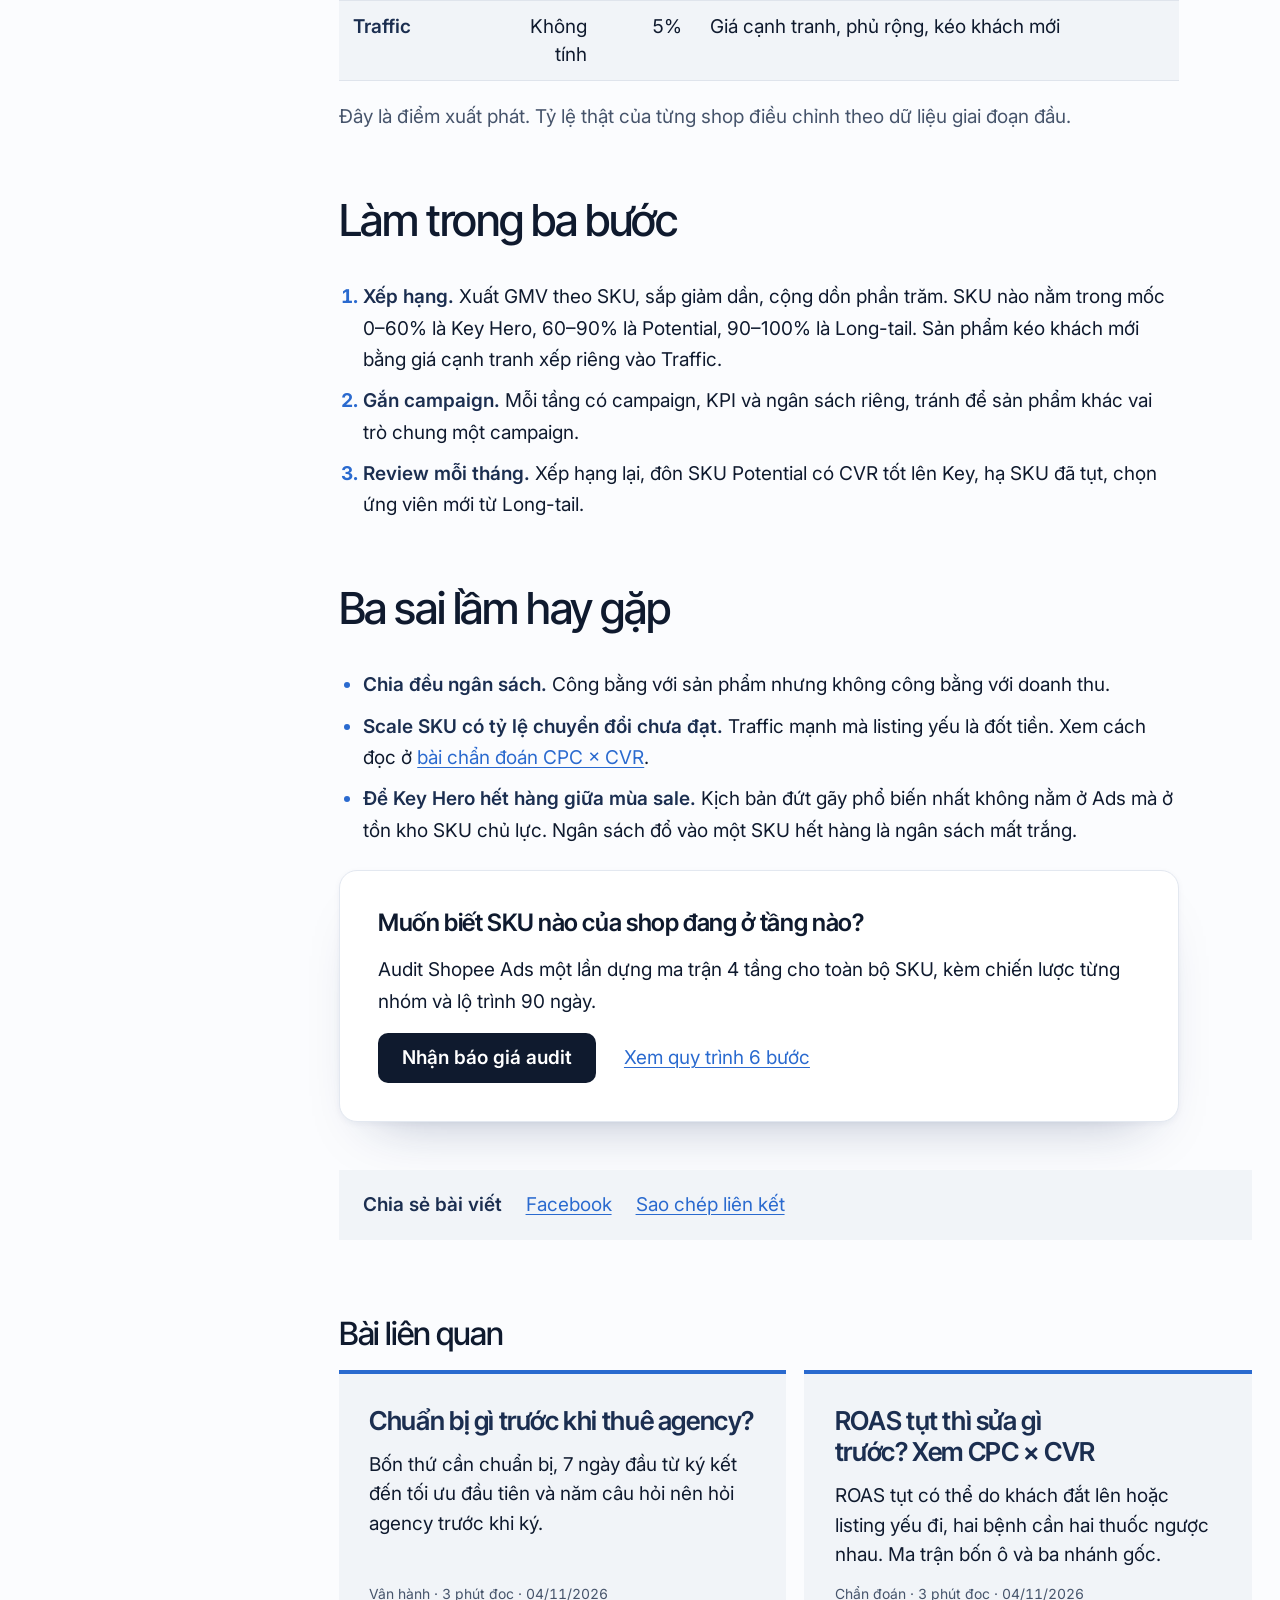
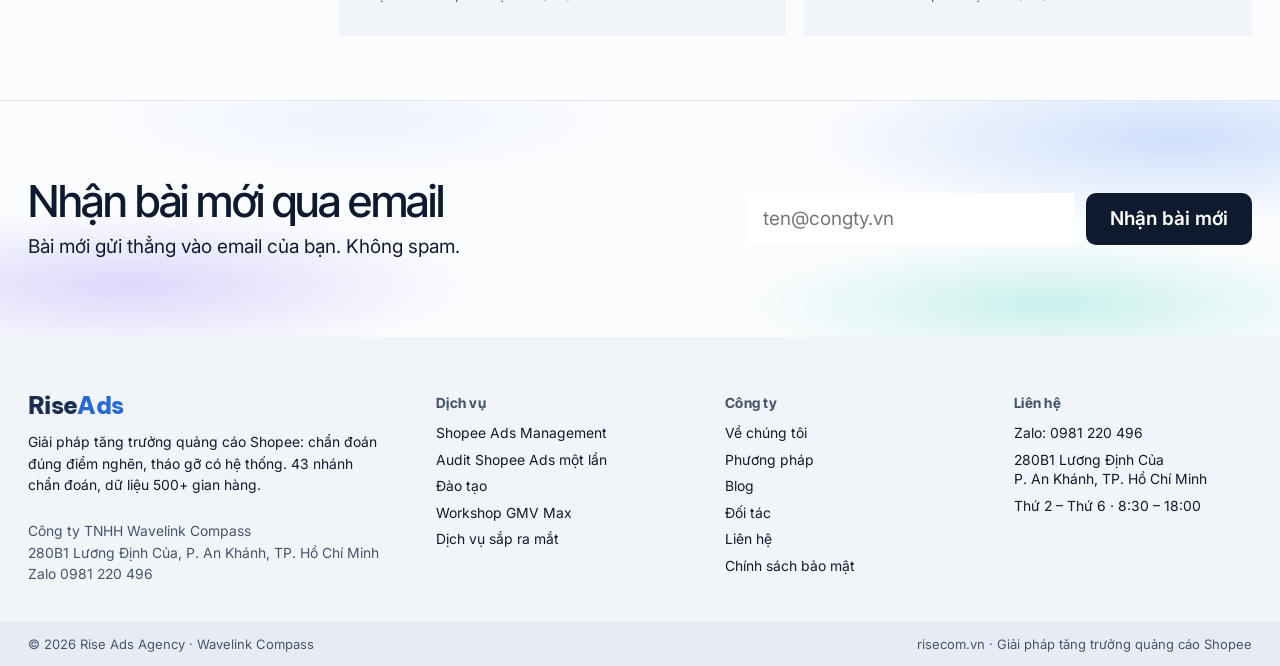
<file: blog-chia-ngan-sach-4-tang-sku.html>
<!doctype html>
<html lang="vi" data-tone="light">
<head>
<meta charset="utf-8">
<meta name="viewport" content="width=device-width, initial-scale=1">
<title>Chia ngân sách Shopee Ads theo 4 tầng SKU Pareto: Key Hero, Potential, Long-tail, Traffic | Rise Ads</title>
<meta name="description" content="Cách xếp SKU Shopee theo Pareto GMV thành bốn tầng Key Hero, Potential, Long-tail, Traffic và chia ngân sách Ads cho từng tầng, kèm ba sai lầm thường gặp.">
<link rel="canonical" href="https://risecom.vn/blog-chia-ngan-sach-4-tang-sku.html">
<meta name="theme-color" content="#fbfcfe">
<meta property="og:type" content="article">
<meta property="og:title" content="Chia ngân sách Shopee Ads theo 4 tầng SKU Pareto: Key Hero, Potential, Long-tail, Traffic">
<meta property="og:description" content="Cách xếp SKU Shopee theo Pareto GMV thành bốn tầng Key Hero, Potential, Long-tail, Traffic và chia ngân sách Ads cho từng tầng, kèm ba sai lầm thường gặp.">
<meta property="og:image" content="https://risecom.vn/assets/workshop/photo-1.jpg">
<meta property="og:url" content="https://risecom.vn/blog-chia-ngan-sach-4-tang-sku.html">
<link rel="icon" href="favicon.svg" type="image/svg+xml">
<link rel="preconnect" href="https://fonts.googleapis.com">
<link rel="preconnect" href="https://fonts.gstatic.com" crossorigin>
<link href="https://fonts.googleapis.com/css2?family=Be+Vietnam+Pro:wght@800&family=Inter+Tight:wght@400;500;600&family=Inter:wght@400;500;600&family=IBM+Plex+Mono:wght@400;500&display=swap" rel="stylesheet">
<link rel="stylesheet" href="styles.css?v=20261118zd">
<script type="application/ld+json">{"@context": "https://schema.org", "@type": "Article", "headline": "Chia ngân sách Shopee Ads theo 4 tầng SKU Pareto: Key Hero, Potential, Long-tail, Traffic", "description": "Cách xếp SKU Shopee theo Pareto GMV thành bốn tầng Key Hero, Potential, Long-tail, Traffic và chia ngân sách Ads cho từng tầng, kèm ba sai lầm thường gặp.", "datePublished": "2026-11-04", "dateModified": "2026-11-04", "inLanguage": "vi", "author": {"@type": "Organization", "name": "Rise Ads"}, "publisher": {"@type": "Organization", "name": "Rise Ads Agency", "url": "https://risecom.vn/"}, "mainEntityOfPage": "https://risecom.vn/blog-chia-ngan-sach-4-tang-sku.html", "image": "https://risecom.vn/assets/workshop/photo-1.jpg"}</script>
<script type="application/ld+json">{"@context": "https://schema.org", "@type": "BreadcrumbList", "itemListElement": [{"@type": "ListItem", "position": 1, "name": "Trang chủ", "item": "https://risecom.vn/"}, {"@type": "ListItem", "position": 2, "name": "Blog", "item": "https://risecom.vn/blog.html"}, {"@type": "ListItem", "position": 3, "name": "Chia ngân sách theo 4 tầng SKU", "item": "https://risecom.vn/blog-chia-ngan-sach-4-tang-sku.html"}]}</script>
</head>
<body>

<div class="topbar field-navy">
  <header class="nav wrap">
    <a class="mark" href="index.html" aria-label="RiseAds, trang chủ">Rise<b>Ads</b></a>
    <nav class="nav-links" aria-label="Chính">
      <a href="services.html">Dịch vụ</a>
      <a href="shopee-ads.html">Shopee Ads</a>
      <a href="workshop.html">Workshop</a>
      <a href="blog.html" aria-current="page">Blog</a>
      <a href="company.html">Công ty</a>
      <a href="clients.html">Đối tác</a>
    </nav>
    <div class="nav-act">
      <button class="btn" type="button" data-modal="tu-van">Liên hệ tư vấn</button>
      <button class="menu-btn" type="button" aria-expanded="false" aria-controls="sheet">Menu</button>
    </div>
  </header>
</div>
<div class="field-navy">
  <section class="hero post-head" aria-labelledby="h1">
    <div class="wrap">
      <p class="crumb"><a href="index.html">Trang chủ</a> / <a href="blog.html">Blog</a> / Chia ngân sách theo 4 tầng SKU</p>
      <h1 id="h1">Chia ngân sách theo 4 tầng SKU</h1>
      <p class="lead">Dồn đều ngân sách cho mọi sản phẩm là cách chắc chắn nhất để bỏ lỡ những sản phẩm đang gánh doanh thu. Đây là cách xếp SKU theo Pareto và chia ngân sách cho từng tầng.</p>
      <p class="post-meta">Rise Ads · 04/11/2026 · 3 phút đọc · Vận hành</p>
    </div>
  </section>
</div>

<div class="wrap hub hub-post">
  <aside class="toc" aria-label="Mục lục bài viết">
    <ol>
      <li><a href="#vi-sao-phai-xep-theo-pareto">Vì sao phải xếp theo Pareto</a></li>
      <li><a href="#bon-tang-va-phan-ngan-sach">Bốn tầng và phần ngân sách</a></li>
      <li><a href="#lam-trong-ba-buoc">Làm trong ba bước</a></li>
      <li><a href="#ba-sai-lam-hay-gap">Ba sai lầm hay gặp</a></li>
    </ol>
  </aside>
  <article class="hub-body">
    <div class="prose">
<div class="readfast"><b>Tóm tắt</b>Xếp 100% SKU theo GMV tích luỹ rồi chia thành bốn tầng: Key Hero, Potential, Long-tail và Traffic. Mỗi tầng có vai trò, ngân sách và KPI riêng. Ngân sách chia đều là ngân sách chảy sai chỗ.</div>

<h2 id="vi-sao-phai-xep-theo-pareto">Vì sao phải xếp theo Pareto</h2>

<p>Trong một danh mục, khoảng 5–10% SKU thường gánh tới 60% GMV. Phần còn lại chia nhau doanh thu ít hơn nhiều. Nếu mỗi sản phẩm được một khoản ngân sách ngang nhau thì sản phẩm đang bán tốt bị thiếu đạn, còn sản phẩm bán chậm bị đốt tiền.</p>

<p>Pareto giải quyết việc này bằng một phép đơn giản: xếp SKU theo GMV giảm dần, cộng dồn phần trăm, rồi cắt thành tầng.</p>

<h2 id="bon-tang-va-phan-ngan-sach">Bốn tầng và phần ngân sách</h2>

<table class="tbl tbl-stack">
<thead><tr><th>Tầng</th><th class="r">% GMV tích luỹ</th><th class="r">Ngân sách</th><th>Vai trò</th></tr></thead>
<tbody>
<tr><td class="k" data-l="Tầng">Key Hero</td><td class="r" data-l="% GMV tích luỹ">0–60%</td><td class="r" data-l="Ngân sách">60–70%</td><td data-l="Vai trò">Bảo vệ và mở rộng, không để traffic rớt</td></tr>
<tr><td class="k" data-l="Tầng">Potential</td><td class="r" data-l="% GMV tích luỹ">60–90%</td><td class="r" data-l="Ngân sách">15–20%</td><td data-l="Vai trò">Quảng cáo mạnh, scale khi CPC × CVR tốt, đôn lên Key</td></tr>
<tr><td class="k" data-l="Tầng">Long-tail</td><td class="r" data-l="% GMV tích luỹ">90–100%</td><td class="r" data-l="Ngân sách">10%</td><td data-l="Vai trò">Thu hoạch ROAS, lọc theo CVR, ATC, CTR, xoay ứng viên lên tầng cao</td></tr>
<tr><td class="k" data-l="Tầng">Traffic</td><td class="r" data-l="% GMV tích luỹ">Không tính</td><td class="r" data-l="Ngân sách">5%</td><td data-l="Vai trò">Giá cạnh tranh, phủ rộng, kéo khách mới</td></tr>
</tbody>
</table>
<p class="small">Đây là điểm xuất phát. Tỷ lệ thật của từng shop điều chỉnh theo dữ liệu giai đoạn đầu.</p>

<h2 id="lam-trong-ba-buoc">Làm trong ba bước</h2>

<ol>
<li><b>Xếp hạng.</b> Xuất GMV theo SKU, sắp giảm dần, cộng dồn phần trăm. SKU nào nằm trong mốc 0–60% là Key Hero, 60–90% là Potential, 90–100% là Long-tail. Sản phẩm kéo khách mới bằng giá cạnh tranh xếp riêng vào Traffic.</li>
<li><b>Gắn campaign.</b> Mỗi tầng có campaign, KPI và ngân sách riêng, tránh để sản phẩm khác vai trò chung một campaign.</li>
<li><b>Review mỗi tháng.</b> Xếp hạng lại, đôn SKU Potential có CVR tốt lên Key, hạ SKU đã tụt, chọn ứng viên mới từ Long-tail.</li>
</ol>

<h2 id="ba-sai-lam-hay-gap">Ba sai lầm hay gặp</h2>

<ul>
<li><b>Chia đều ngân sách.</b> Công bằng với sản phẩm nhưng không công bằng với doanh thu.</li>
<li><b>Scale SKU có tỷ lệ chuyển đổi chưa đạt.</b> Traffic mạnh mà listing yếu là đốt tiền. Xem cách đọc ở <a href="blog-doc-shop-cpc-cvr.html">bài chẩn đoán CPC × CVR</a>.</li>
<li><b>Để Key Hero hết hàng giữa mùa sale.</b> Kịch bản đứt gãy phổ biến nhất không nằm ở Ads mà ở tồn kho SKU chủ lực. Ngân sách đổ vào một SKU hết hàng là ngân sách mất trắng.</li>
</ul>

<div class="panel">
<h3>Muốn biết SKU nào của shop đang ở tầng nào?</h3>
<p class="mt-s">Audit Shopee Ads một lần dựng ma trận 4 tầng cho toàn bộ SKU, kèm chiến lược từng nhóm và lộ trình 90 ngày.</p>
<div class="actions mt-s"><button class="btn" type="button" data-modal="audit">Nhận báo giá audit</button><a class="link" href="shopee-ads.html#quy-trinh">Xem quy trình 6 bước</a></div>
</div>
    </div>
    <div class="share">
      <b>Chia sẻ bài viết</b>
      <a class="link" href="https://www.facebook.com/sharer/sharer.php?u=https://risecom.vn/blog-chia-ngan-sach-4-tang-sku.html" target="_blank" rel="noopener">Facebook</a>
      <span><button class="link" type="button" data-copy>Sao chép liên kết</button> <span class="small" data-copy-note aria-live="polite"></span></span>
    </div>
    <section class="related" aria-labelledby="h-related">
      <h2 id="h-related">Bài liên quan</h2>
      <div class="post-grid">
        <article class="post-card" data-post data-cat="van-hanh" data-text="Chuẩn bị gì trước khi thuê agency? Bốn thứ cần chuẩn bị, 7 ngày đầu từ ký kết đến tối ưu đầu tiên và năm câu hỏi nên hỏi agency trước khi ký. Vận hành">
          <h3><a href="blog-chuan-bi-thue-agency.html">Chuẩn bị gì trước khi thuê agency?</a></h3>
          <p>Bốn thứ cần chuẩn bị, 7 ngày đầu từ ký kết đến tối ưu đầu tiên và năm câu hỏi nên hỏi agency trước khi ký.</p>
          <p class="post-meta">Vận hành · 3 phút đọc · 04/11/2026</p>
        </article>
        <article class="post-card" data-post data-cat="chan-doan" data-text="ROAS tụt thì sửa gì trước? Xem CPC × CVR ROAS tụt có thể do khách đắt lên hoặc listing yếu đi, hai bệnh cần hai thuốc ngược nhau. Ma trận bốn ô và ba nhánh gốc. Chẩn đoán">
          <h3><a href="blog-doc-shop-cpc-cvr.html">ROAS tụt thì sửa gì trước? Xem CPC × CVR</a></h3>
          <p>ROAS tụt có thể do khách đắt lên hoặc listing yếu đi, hai bệnh cần hai thuốc ngược nhau. Ma trận bốn ô và ba nhánh gốc.</p>
          <p class="post-meta">Chẩn đoán · 3 phút đọc · 04/11/2026</p>
        </article>
      </div>
    </section>
  </article>
</div>

<section class="field-navy cta-band" aria-labelledby="h-sub">
  <div class="wrap">
    <div class="cta-text reveal">
      <h2 id="h-sub">Nhận bài mới qua email</h2>
      <p class="lead">Bài mới gửi thẳng vào email của bạn. Không spam.</p>
    </div>
    <form class="sub-inline" data-form data-done="Đã đăng ký. Bài mới sẽ gửi tới email của bạn." novalidate aria-label="Nhận bài mới qua email">
          <label class="visually-hidden" for="b-email-end">Email</label>
          <input id="b-email-end" name="email" type="email" required autocomplete="email" placeholder="ten@congty.vn">
          <button class="btn" type="submit">Nhận bài mới</button>
          <input type="hidden" name="service" value="blog-dang-ky">
          <div class="hp" aria-hidden="true"><label>Website<input name="website_url" tabindex="-1" autocomplete="off"></label></div>
          <p class="err" aria-live="polite"></p>
          <p class="f-done" hidden></p>
        </form>
  </div>
</section>

<footer class="field-navy foot">
  <div class="wrap">
    <div class="foot-grid">
      <div class="foot-brand">
        <a class="mark" href="index.html">Rise<b>Ads</b></a>
        <p class="mt-s">Giải pháp tăng trưởng quảng cáo Shopee: chẩn đoán đúng điểm nghẽn, tháo gỡ có hệ thống. 43 nhánh chẩn đoán, dữ liệu 500+ gian hàng.</p>
        <p class="foot-legal">Công ty TNHH Wavelink Compass<br>280B1 Lương Định Của, P. An Khánh, TP. Hồ Chí Minh<br>Zalo 0981 220 496</p>
      </div>
      <nav class="foot-col" aria-label="Dịch vụ">
        <h4>Dịch vụ</h4>
        <a href="shopee-ads.html">Shopee Ads Management</a>
        <a href="services.html#audit">Audit Shopee Ads một lần</a>
        <a href="services.html#dao-tao">Đào tạo</a>
        <a href="workshop.html">Workshop GMV Max</a>
        <a href="services.html#sap-ra-mat">Dịch vụ sắp ra mắt</a>
      </nav>
      <nav class="foot-col" aria-label="Công ty">
        <h4>Công ty</h4>
        <a href="company.html">Về chúng tôi</a>
        <a href="shopee-ads.html#quy-trinh">Phương pháp</a>
        <a href="blog.html">Blog</a>
        <a href="clients.html">Đối tác</a>
        <a href="contact.html">Liên hệ</a>
        <a href="contact.html#bao-mat">Chính sách bảo mật</a>
      </nav>
      <div class="foot-col">
        <h4>Liên hệ</h4>
        <a href="https://zalo.me/0981220496">Zalo: 0981 220 496</a>
        <p>280B1 Lương Định Của<br>P. An Khánh, TP. Hồ Chí Minh</p>
        <p>Thứ 2 – Thứ 6 · 8:30 – 18:00</p>
      </div>
    </div>
    <div class="foot-end">
      <span>© 2026 Rise Ads Agency · Wavelink Compass</span>
      <span>risecom.vn · Giải pháp tăng trưởng quảng cáo Shopee</span>
    </div>
  </div>
</footer>
<div id="sheet" class="sheet" hidden tabindex="-1">
  <div class="sheet-top"><a class="mark" href="index.html">Rise<b>Ads</b></a><button class="link sheet-close" type="button">Đóng</button></div>
  <nav aria-label="Menu điện thoại"><a href="services.html">Dịch vụ</a><a href="shopee-ads.html">Shopee Ads</a><a href="workshop.html">Workshop</a><a href="blog.html">Blog</a><a href="company.html">Công ty</a><a href="clients.html">Đối tác</a><a href="contact.html">Liên hệ</a></nav>
  <p class="sheet-foot"><a href="https://zalo.me/0981220496">Zalo 0981 220 496</a></p>
</div>

<dialog id="contact-modal" class="modal" aria-labelledby="m-title">
  <div class="m-in">
    <div class="m-top"><div><h2 id="m-title">Tư vấn miễn phí 30 phút</h2><p class="small mt-s">Chúng tôi chẩn đoán shop trước khi đề xuất. Phản hồi trong 24 giờ làm việc.</p></div><button class="link" type="button" data-modal-close>Đóng</button></div>
    <form class="form" data-form novalidate>
      <div><label for="m-name">Tên / Công ty</label><input id="m-name" name="name" required autocomplete="name"></div>
      <div><label for="m-phone">Số Zalo</label><input id="m-phone" name="phone" type="tel" required inputmode="tel" autocomplete="tel" aria-describedby="m-phone-h"><p id="m-phone-h" class="hint small">Zalo là kênh ưu tiên, phản hồi nhanh nhất.</p></div>
      <div><label for="m-service">Dịch vụ quan tâm</label><select id="m-service" name="service"><option value="tu-van">Shopee Ads Management</option><option value="bao-gia">Báo giá Shopee Ads Management</option><option value="audit">Audit Shopee Ads (1 lần)</option><option value="dao-tao">Đào tạo, Workshop GMV Max</option><option value="khac">Khác</option></select></div>
      <div><label for="m-ind">Ngành hàng</label><select id="m-ind" name="industry"><option value="">Chọn ngành</option></select></div>
      <div><label for="m-spend">Chi phí Ads / tháng</label><input id="m-spend" name="ads_spend" inputmode="decimal" placeholder="VD: 120 triệu"></div>
      <div><label for="m-rev">Doanh thu từ Ads / tháng</label><input id="m-rev" name="ads_revenue" inputmode="decimal" placeholder="VD: 1,5 tỷ"><p class="roas-out small" aria-live="polite"></p></div>
      <div class="f-full"><label for="m-issue">Vấn đề đang gặp</label><textarea id="m-issue" name="issue" placeholder="Tăng ngân sách là ROAS tụt, nhiều click không ra đơn, số lên xuống không rõ vì sao..."></textarea></div>
      <div class="hp" aria-hidden="true"><label>Website<input name="website_url" tabindex="-1" autocomplete="off"></label></div>
      <p class="err f-full" aria-live="polite"></p>
      <div class="f-act actions"><button class="btn" type="submit">Gửi yêu cầu tư vấn</button><span class="small">Phản hồi trong 24 giờ làm việc</span></div>
      <p class="f-done" hidden></p>
    </form>
  </div>
</dialog>

<a class="zalo-fab" href="https://zalo.me/0981220496">Zalo</a>
<script src="app.js?v=20261118t" defer></script>
</body>
</html>
</file>
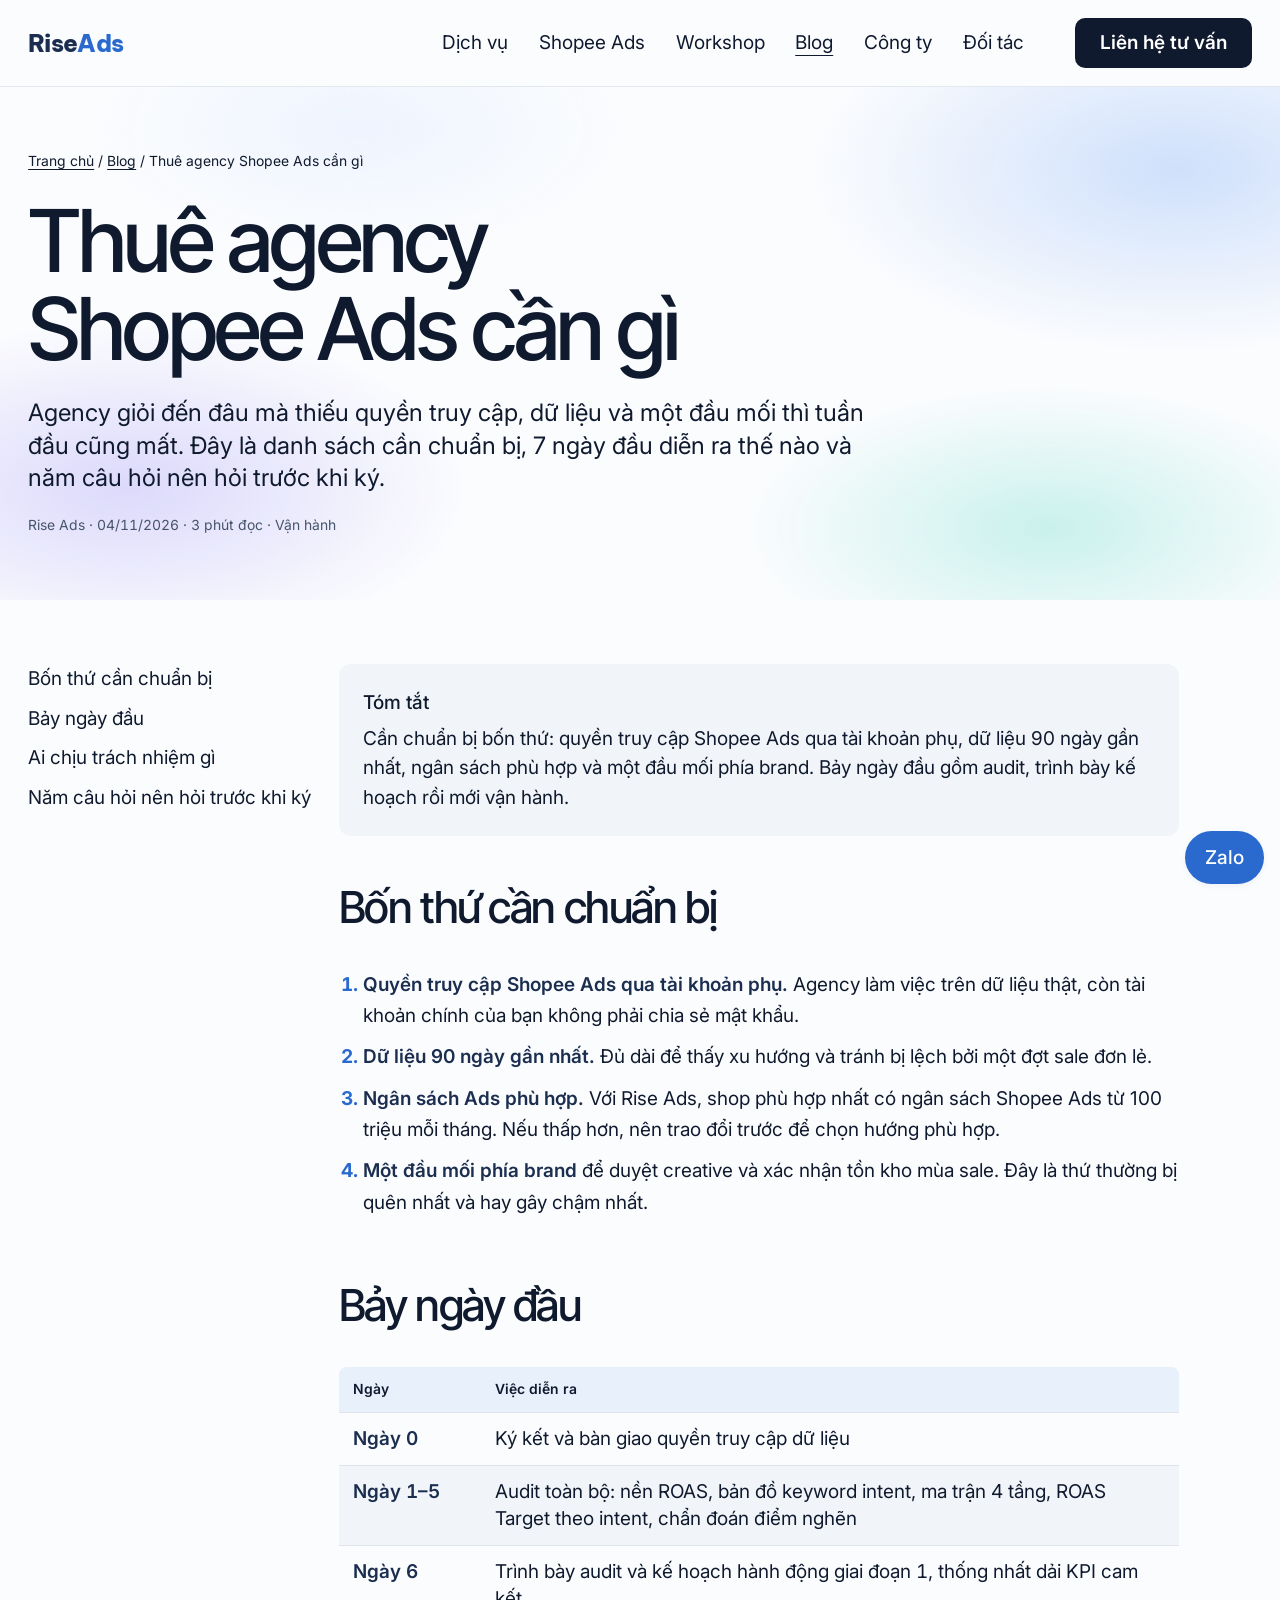
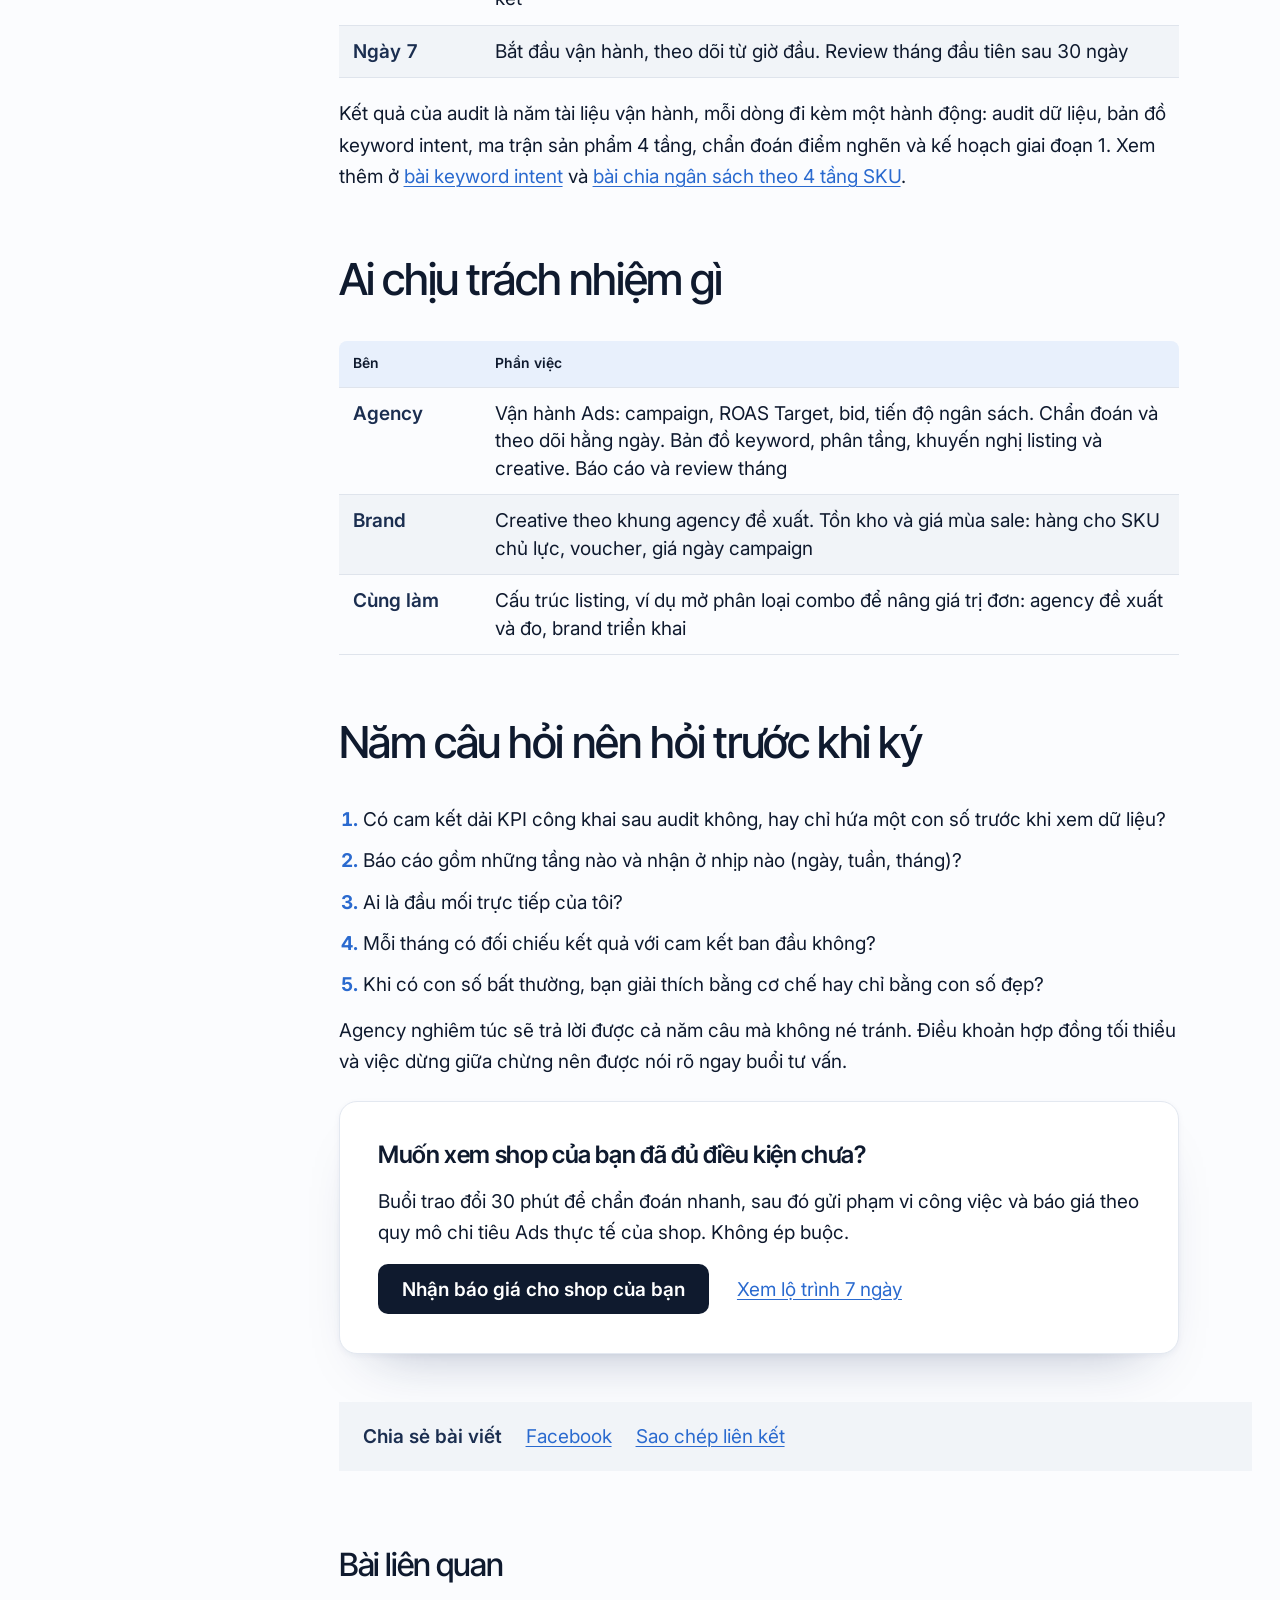
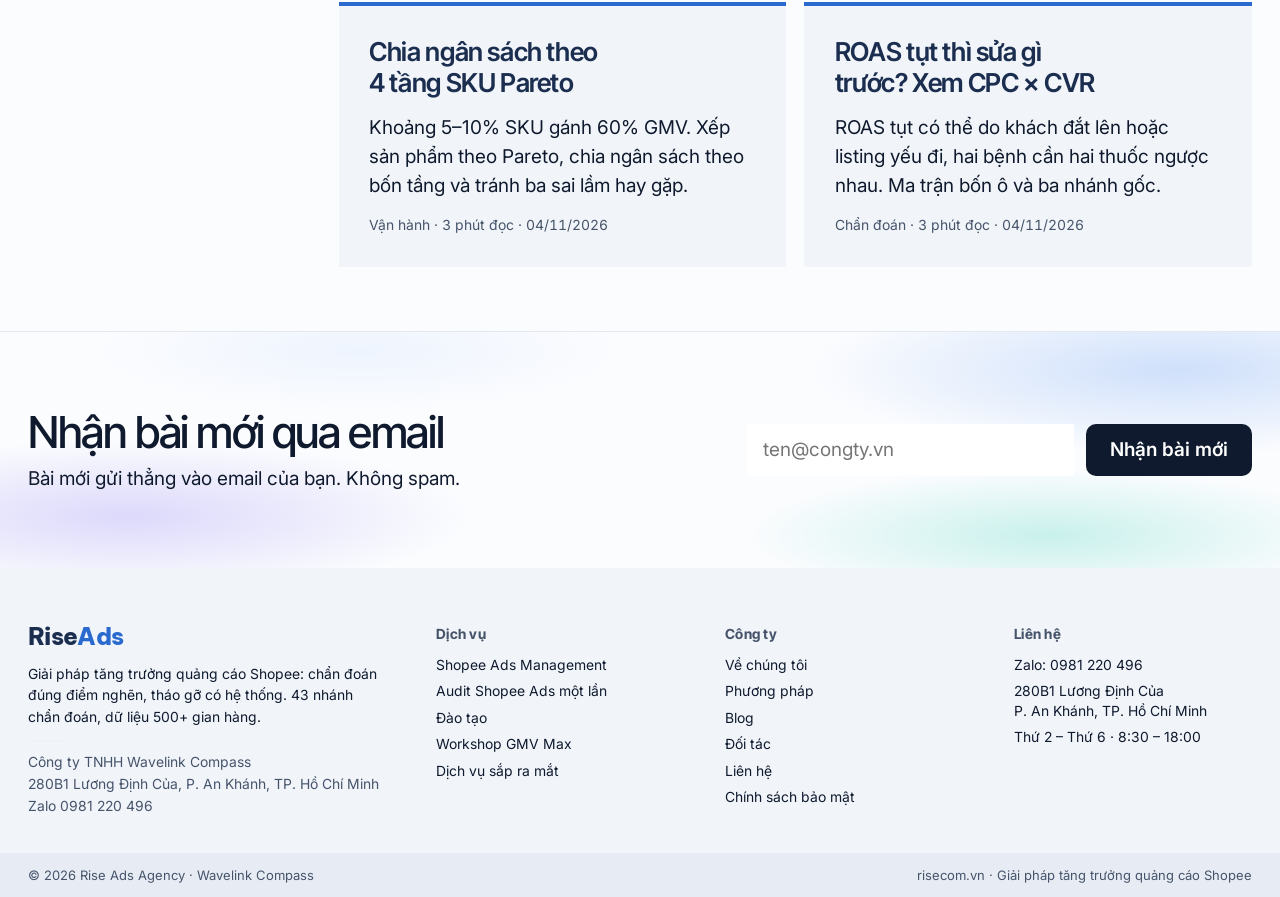
<file: blog-chuan-bi-thue-agency.html>
<!doctype html>
<html lang="vi" data-tone="light">
<head>
<meta charset="utf-8">
<meta name="viewport" content="width=device-width, initial-scale=1">
<title>Chuẩn bị gì trước khi thuê agency Shopee Ads: danh sách, 7 ngày đầu, ai làm gì | Rise Ads</title>
<meta name="description" content="Danh sách cần chuẩn bị trước khi thuê agency Shopee Ads, lộ trình 7 ngày đầu, phân chia trách nhiệm giữa agency và brand, và năm câu hỏi nên hỏi trước khi ký.">
<link rel="canonical" href="https://risecom.vn/blog-chuan-bi-thue-agency.html">
<meta name="theme-color" content="#fbfcfe">
<meta property="og:type" content="article">
<meta property="og:title" content="Chuẩn bị gì trước khi thuê agency Shopee Ads: danh sách, 7 ngày đầu, ai làm gì">
<meta property="og:description" content="Danh sách cần chuẩn bị trước khi thuê agency Shopee Ads, lộ trình 7 ngày đầu, phân chia trách nhiệm giữa agency và brand, và năm câu hỏi nên hỏi trước khi ký.">
<meta property="og:image" content="https://risecom.vn/assets/workshop/photo-1.jpg">
<meta property="og:url" content="https://risecom.vn/blog-chuan-bi-thue-agency.html">
<link rel="icon" href="favicon.svg" type="image/svg+xml">
<link rel="preconnect" href="https://fonts.googleapis.com">
<link rel="preconnect" href="https://fonts.gstatic.com" crossorigin>
<link href="https://fonts.googleapis.com/css2?family=Be+Vietnam+Pro:wght@800&family=Inter+Tight:wght@400;500;600&family=Inter:wght@400;500;600&family=IBM+Plex+Mono:wght@400;500&display=swap" rel="stylesheet">
<link rel="stylesheet" href="styles.css?v=20261118zd">
<script type="application/ld+json">{"@context": "https://schema.org", "@type": "Article", "headline": "Chuẩn bị gì trước khi thuê agency Shopee Ads: danh sách, 7 ngày đầu, ai làm gì", "description": "Danh sách cần chuẩn bị trước khi thuê agency Shopee Ads, lộ trình 7 ngày đầu, phân chia trách nhiệm giữa agency và brand, và năm câu hỏi nên hỏi trước khi ký.", "datePublished": "2026-11-04", "dateModified": "2026-11-04", "inLanguage": "vi", "author": {"@type": "Organization", "name": "Rise Ads"}, "publisher": {"@type": "Organization", "name": "Rise Ads Agency", "url": "https://risecom.vn/"}, "mainEntityOfPage": "https://risecom.vn/blog-chuan-bi-thue-agency.html", "image": "https://risecom.vn/assets/workshop/photo-1.jpg"}</script>
<script type="application/ld+json">{"@context": "https://schema.org", "@type": "BreadcrumbList", "itemListElement": [{"@type": "ListItem", "position": 1, "name": "Trang chủ", "item": "https://risecom.vn/"}, {"@type": "ListItem", "position": 2, "name": "Blog", "item": "https://risecom.vn/blog.html"}, {"@type": "ListItem", "position": 3, "name": "Thuê agency Shopee Ads cần gì", "item": "https://risecom.vn/blog-chuan-bi-thue-agency.html"}]}</script>
</head>
<body>

<div class="topbar field-navy">
  <header class="nav wrap">
    <a class="mark" href="index.html" aria-label="RiseAds, trang chủ">Rise<b>Ads</b></a>
    <nav class="nav-links" aria-label="Chính">
      <a href="services.html">Dịch vụ</a>
      <a href="shopee-ads.html">Shopee Ads</a>
      <a href="workshop.html">Workshop</a>
      <a href="blog.html" aria-current="page">Blog</a>
      <a href="company.html">Công ty</a>
      <a href="clients.html">Đối tác</a>
    </nav>
    <div class="nav-act">
      <button class="btn" type="button" data-modal="tu-van">Liên hệ tư vấn</button>
      <button class="menu-btn" type="button" aria-expanded="false" aria-controls="sheet">Menu</button>
    </div>
  </header>
</div>
<div class="field-navy">
  <section class="hero post-head" aria-labelledby="h1">
    <div class="wrap">
      <p class="crumb"><a href="index.html">Trang chủ</a> / <a href="blog.html">Blog</a> / Thuê agency Shopee Ads cần gì</p>
      <h1 id="h1">Thuê agency Shopee Ads cần gì</h1>
      <p class="lead">Agency giỏi đến đâu mà thiếu quyền truy cập, dữ liệu và một đầu mối thì tuần đầu cũng mất. Đây là danh sách cần chuẩn bị, 7 ngày đầu diễn ra thế nào và năm câu hỏi nên hỏi trước khi ký.</p>
      <p class="post-meta">Rise Ads · 04/11/2026 · 3 phút đọc · Vận hành</p>
    </div>
  </section>
</div>

<div class="wrap hub hub-post">
  <aside class="toc" aria-label="Mục lục bài viết">
    <ol>
      <li><a href="#bon-thu-can-chuan-bi">Bốn thứ cần chuẩn bị</a></li>
      <li><a href="#bay-ngay-dau">Bảy ngày đầu</a></li>
      <li><a href="#ai-chiu-trach-nhiem-gi">Ai chịu trách nhiệm gì</a></li>
      <li><a href="#nam-cau-hoi-nen-hoi-truoc-khi-ky">Năm câu hỏi nên hỏi trước khi ký</a></li>
    </ol>
  </aside>
  <article class="hub-body">
    <div class="prose">
<div class="readfast"><b>Tóm tắt</b>Cần chuẩn bị bốn thứ: quyền truy cập Shopee Ads qua tài khoản phụ, dữ liệu 90 ngày gần nhất, ngân sách phù hợp và một đầu mối phía brand. Bảy ngày đầu gồm audit, trình bày kế hoạch rồi mới vận hành.</div>

<h2 id="bon-thu-can-chuan-bi">Bốn thứ cần chuẩn bị</h2>

<ol>
<li><b>Quyền truy cập Shopee Ads qua tài khoản phụ.</b> Agency làm việc trên dữ liệu thật, còn tài khoản chính của bạn không phải chia sẻ mật khẩu.</li>
<li><b>Dữ liệu 90 ngày gần nhất.</b> Đủ dài để thấy xu hướng và tránh bị lệch bởi một đợt sale đơn lẻ.</li>
<li><b>Ngân sách Ads phù hợp.</b> Với Rise Ads, shop phù hợp nhất có ngân sách Shopee Ads từ 100 triệu mỗi tháng. Nếu thấp hơn, nên trao đổi trước để chọn hướng phù hợp.</li>
<li><b>Một đầu mối phía brand</b> để duyệt creative và xác nhận tồn kho mùa sale. Đây là thứ thường bị quên nhất và hay gây chậm nhất.</li>
</ol>

<h2 id="bay-ngay-dau">Bảy ngày đầu</h2>

<table class="tbl tbl-stack">
<thead><tr><th>Ngày</th><th>Việc diễn ra</th></tr></thead>
<tbody>
<tr><td class="k" data-l="Ngày">Ngày 0</td><td data-l="Việc diễn ra">Ký kết và bàn giao quyền truy cập dữ liệu</td></tr>
<tr><td class="k" data-l="Ngày">Ngày 1–5</td><td data-l="Việc diễn ra">Audit toàn bộ: nền ROAS, bản đồ keyword intent, ma trận 4 tầng, ROAS Target theo intent, chẩn đoán điểm nghẽn</td></tr>
<tr><td class="k" data-l="Ngày">Ngày 6</td><td data-l="Việc diễn ra">Trình bày audit và kế hoạch hành động giai đoạn 1, thống nhất dải KPI cam kết</td></tr>
<tr><td class="k" data-l="Ngày">Ngày 7</td><td data-l="Việc diễn ra">Bắt đầu vận hành, theo dõi từ giờ đầu. Review tháng đầu tiên sau 30 ngày</td></tr>
</tbody>
</table>

<p>Kết quả của audit là năm tài liệu vận hành, mỗi dòng đi kèm một hành động: audit dữ liệu, bản đồ keyword intent, ma trận sản phẩm 4 tầng, chẩn đoán điểm nghẽn và kế hoạch giai đoạn 1. Xem thêm ở <a href="blog-keyword-intent-sai-tep.html">bài keyword intent</a> và <a href="blog-chia-ngan-sach-4-tang-sku.html">bài chia ngân sách theo 4 tầng SKU</a>.</p>

<h2 id="ai-chiu-trach-nhiem-gi">Ai chịu trách nhiệm gì</h2>

<table class="tbl tbl-stack">
<thead><tr><th>Bên</th><th>Phần việc</th></tr></thead>
<tbody>
<tr><td class="k" data-l="Bên">Agency</td><td data-l="Phần việc">Vận hành Ads: campaign, ROAS Target, bid, tiến độ ngân sách. Chẩn đoán và theo dõi hằng ngày. Bản đồ keyword, phân tầng, khuyến nghị listing và creative. Báo cáo và review tháng</td></tr>
<tr><td class="k" data-l="Bên">Brand</td><td data-l="Phần việc">Creative theo khung agency đề xuất. Tồn kho và giá mùa sale: hàng cho SKU chủ lực, voucher, giá ngày campaign</td></tr>
<tr><td class="k" data-l="Bên">Cùng làm</td><td data-l="Phần việc">Cấu trúc listing, ví dụ mở phân loại combo để nâng giá trị đơn: agency đề xuất và đo, brand triển khai</td></tr>
</tbody>
</table>

<h2 id="nam-cau-hoi-nen-hoi-truoc-khi-ky">Năm câu hỏi nên hỏi trước khi ký</h2>

<ol>
<li>Có cam kết dải KPI công khai sau audit không, hay chỉ hứa một con số trước khi xem dữ liệu?</li>
<li>Báo cáo gồm những tầng nào và nhận ở nhịp nào (ngày, tuần, tháng)?</li>
<li>Ai là đầu mối trực tiếp của tôi?</li>
<li>Mỗi tháng có đối chiếu kết quả với cam kết ban đầu không?</li>
<li>Khi có con số bất thường, bạn giải thích bằng cơ chế hay chỉ bằng con số đẹp?</li>
</ol>

<p>Agency nghiêm túc sẽ trả lời được cả năm câu mà không né tránh. Điều khoản hợp đồng tối thiểu và việc dừng giữa chừng nên được nói rõ ngay buổi tư vấn.</p>

<div class="panel">
<h3>Muốn xem shop của bạn đã đủ điều kiện chưa?</h3>
<p class="mt-s">Buổi trao đổi 30 phút để chẩn đoán nhanh, sau đó gửi phạm vi công việc và báo giá theo quy mô chi tiêu Ads thực tế của shop. Không ép buộc.</p>
<div class="actions mt-s"><button class="btn" type="button" data-modal="bao-gia">Nhận báo giá cho shop của bạn</button><a class="link" href="services.html#bat-dau">Xem lộ trình 7 ngày</a></div>
</div>
    </div>
    <div class="share">
      <b>Chia sẻ bài viết</b>
      <a class="link" href="https://www.facebook.com/sharer/sharer.php?u=https://risecom.vn/blog-chuan-bi-thue-agency.html" target="_blank" rel="noopener">Facebook</a>
      <span><button class="link" type="button" data-copy>Sao chép liên kết</button> <span class="small" data-copy-note aria-live="polite"></span></span>
    </div>
    <section class="related" aria-labelledby="h-related">
      <h2 id="h-related">Bài liên quan</h2>
      <div class="post-grid">
        <article class="post-card" data-post data-cat="van-hanh" data-text="Chia ngân sách theo 4 tầng SKU Pareto Khoảng 5–10% SKU gánh 60% GMV. Xếp sản phẩm theo Pareto, chia ngân sách theo bốn tầng và tránh ba sai lầm hay gặp. Vận hành">
          <h3><a href="blog-chia-ngan-sach-4-tang-sku.html">Chia ngân sách theo 4 tầng SKU Pareto</a></h3>
          <p>Khoảng 5–10% SKU gánh 60% GMV. Xếp sản phẩm theo Pareto, chia ngân sách theo bốn tầng và tránh ba sai lầm hay gặp.</p>
          <p class="post-meta">Vận hành · 3 phút đọc · 04/11/2026</p>
        </article>
        <article class="post-card" data-post data-cat="chan-doan" data-text="ROAS tụt thì sửa gì trước? Xem CPC × CVR ROAS tụt có thể do khách đắt lên hoặc listing yếu đi, hai bệnh cần hai thuốc ngược nhau. Ma trận bốn ô và ba nhánh gốc. Chẩn đoán">
          <h3><a href="blog-doc-shop-cpc-cvr.html">ROAS tụt thì sửa gì trước? Xem CPC × CVR</a></h3>
          <p>ROAS tụt có thể do khách đắt lên hoặc listing yếu đi, hai bệnh cần hai thuốc ngược nhau. Ma trận bốn ô và ba nhánh gốc.</p>
          <p class="post-meta">Chẩn đoán · 3 phút đọc · 04/11/2026</p>
        </article>
      </div>
    </section>
  </article>
</div>

<section class="field-navy cta-band" aria-labelledby="h-sub">
  <div class="wrap">
    <div class="cta-text reveal">
      <h2 id="h-sub">Nhận bài mới qua email</h2>
      <p class="lead">Bài mới gửi thẳng vào email của bạn. Không spam.</p>
    </div>
    <form class="sub-inline" data-form data-done="Đã đăng ký. Bài mới sẽ gửi tới email của bạn." novalidate aria-label="Nhận bài mới qua email">
          <label class="visually-hidden" for="b-email-end">Email</label>
          <input id="b-email-end" name="email" type="email" required autocomplete="email" placeholder="ten@congty.vn">
          <button class="btn" type="submit">Nhận bài mới</button>
          <input type="hidden" name="service" value="blog-dang-ky">
          <div class="hp" aria-hidden="true"><label>Website<input name="website_url" tabindex="-1" autocomplete="off"></label></div>
          <p class="err" aria-live="polite"></p>
          <p class="f-done" hidden></p>
        </form>
  </div>
</section>

<footer class="field-navy foot">
  <div class="wrap">
    <div class="foot-grid">
      <div class="foot-brand">
        <a class="mark" href="index.html">Rise<b>Ads</b></a>
        <p class="mt-s">Giải pháp tăng trưởng quảng cáo Shopee: chẩn đoán đúng điểm nghẽn, tháo gỡ có hệ thống. 43 nhánh chẩn đoán, dữ liệu 500+ gian hàng.</p>
        <p class="foot-legal">Công ty TNHH Wavelink Compass<br>280B1 Lương Định Của, P. An Khánh, TP. Hồ Chí Minh<br>Zalo 0981 220 496</p>
      </div>
      <nav class="foot-col" aria-label="Dịch vụ">
        <h4>Dịch vụ</h4>
        <a href="shopee-ads.html">Shopee Ads Management</a>
        <a href="services.html#audit">Audit Shopee Ads một lần</a>
        <a href="services.html#dao-tao">Đào tạo</a>
        <a href="workshop.html">Workshop GMV Max</a>
        <a href="services.html#sap-ra-mat">Dịch vụ sắp ra mắt</a>
      </nav>
      <nav class="foot-col" aria-label="Công ty">
        <h4>Công ty</h4>
        <a href="company.html">Về chúng tôi</a>
        <a href="shopee-ads.html#quy-trinh">Phương pháp</a>
        <a href="blog.html">Blog</a>
        <a href="clients.html">Đối tác</a>
        <a href="contact.html">Liên hệ</a>
        <a href="contact.html#bao-mat">Chính sách bảo mật</a>
      </nav>
      <div class="foot-col">
        <h4>Liên hệ</h4>
        <a href="https://zalo.me/0981220496">Zalo: 0981 220 496</a>
        <p>280B1 Lương Định Của<br>P. An Khánh, TP. Hồ Chí Minh</p>
        <p>Thứ 2 – Thứ 6 · 8:30 – 18:00</p>
      </div>
    </div>
    <div class="foot-end">
      <span>© 2026 Rise Ads Agency · Wavelink Compass</span>
      <span>risecom.vn · Giải pháp tăng trưởng quảng cáo Shopee</span>
    </div>
  </div>
</footer>
<div id="sheet" class="sheet" hidden tabindex="-1">
  <div class="sheet-top"><a class="mark" href="index.html">Rise<b>Ads</b></a><button class="link sheet-close" type="button">Đóng</button></div>
  <nav aria-label="Menu điện thoại"><a href="services.html">Dịch vụ</a><a href="shopee-ads.html">Shopee Ads</a><a href="workshop.html">Workshop</a><a href="blog.html">Blog</a><a href="company.html">Công ty</a><a href="clients.html">Đối tác</a><a href="contact.html">Liên hệ</a></nav>
  <p class="sheet-foot"><a href="https://zalo.me/0981220496">Zalo 0981 220 496</a></p>
</div>

<dialog id="contact-modal" class="modal" aria-labelledby="m-title">
  <div class="m-in">
    <div class="m-top"><div><h2 id="m-title">Tư vấn miễn phí 30 phút</h2><p class="small mt-s">Chúng tôi chẩn đoán shop trước khi đề xuất. Phản hồi trong 24 giờ làm việc.</p></div><button class="link" type="button" data-modal-close>Đóng</button></div>
    <form class="form" data-form novalidate>
      <div><label for="m-name">Tên / Công ty</label><input id="m-name" name="name" required autocomplete="name"></div>
      <div><label for="m-phone">Số Zalo</label><input id="m-phone" name="phone" type="tel" required inputmode="tel" autocomplete="tel" aria-describedby="m-phone-h"><p id="m-phone-h" class="hint small">Zalo là kênh ưu tiên, phản hồi nhanh nhất.</p></div>
      <div><label for="m-service">Dịch vụ quan tâm</label><select id="m-service" name="service"><option value="tu-van">Shopee Ads Management</option><option value="bao-gia">Báo giá Shopee Ads Management</option><option value="audit">Audit Shopee Ads (1 lần)</option><option value="dao-tao">Đào tạo, Workshop GMV Max</option><option value="khac">Khác</option></select></div>
      <div><label for="m-ind">Ngành hàng</label><select id="m-ind" name="industry"><option value="">Chọn ngành</option></select></div>
      <div><label for="m-spend">Chi phí Ads / tháng</label><input id="m-spend" name="ads_spend" inputmode="decimal" placeholder="VD: 120 triệu"></div>
      <div><label for="m-rev">Doanh thu từ Ads / tháng</label><input id="m-rev" name="ads_revenue" inputmode="decimal" placeholder="VD: 1,5 tỷ"><p class="roas-out small" aria-live="polite"></p></div>
      <div class="f-full"><label for="m-issue">Vấn đề đang gặp</label><textarea id="m-issue" name="issue" placeholder="Tăng ngân sách là ROAS tụt, nhiều click không ra đơn, số lên xuống không rõ vì sao..."></textarea></div>
      <div class="hp" aria-hidden="true"><label>Website<input name="website_url" tabindex="-1" autocomplete="off"></label></div>
      <p class="err f-full" aria-live="polite"></p>
      <div class="f-act actions"><button class="btn" type="submit">Gửi yêu cầu tư vấn</button><span class="small">Phản hồi trong 24 giờ làm việc</span></div>
      <p class="f-done" hidden></p>
    </form>
  </div>
</dialog>

<a class="zalo-fab" href="https://zalo.me/0981220496">Zalo</a>
<script src="app.js?v=20261118t" defer></script>
</body>
</html>
</file>
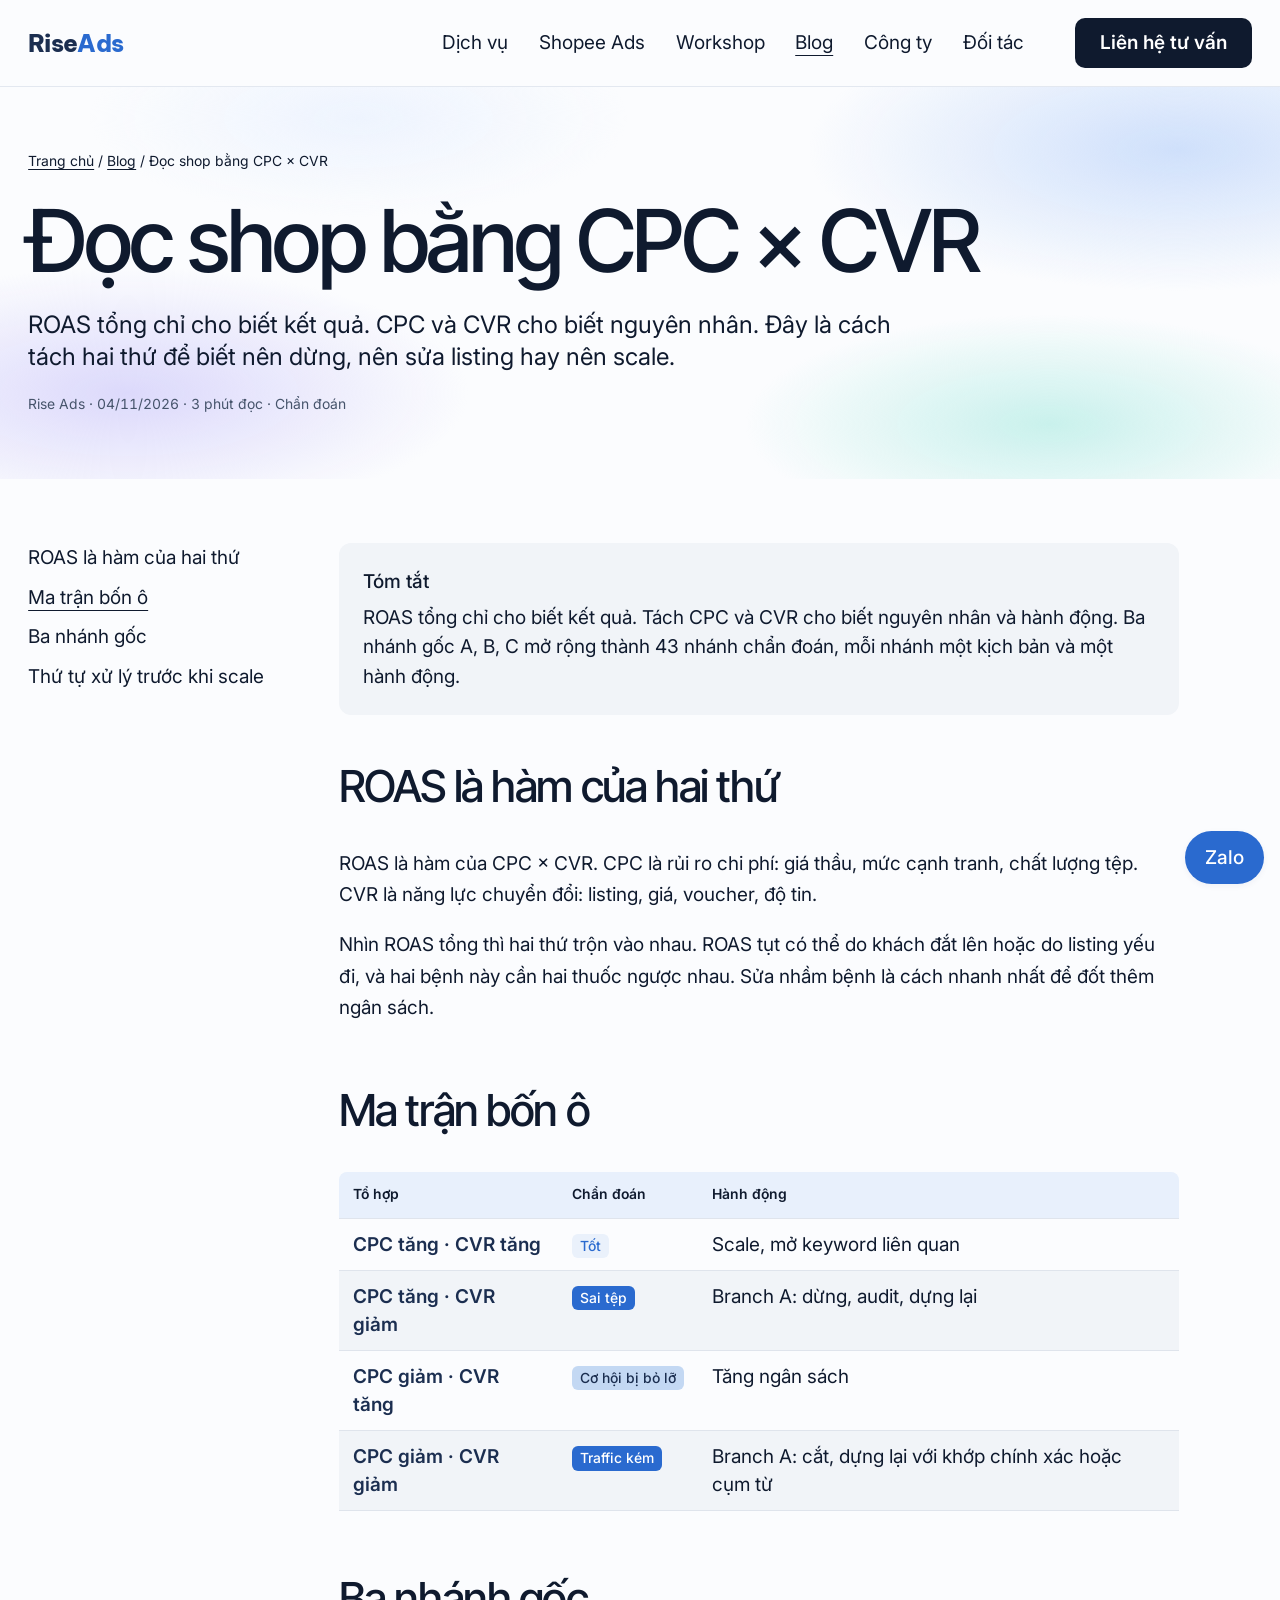
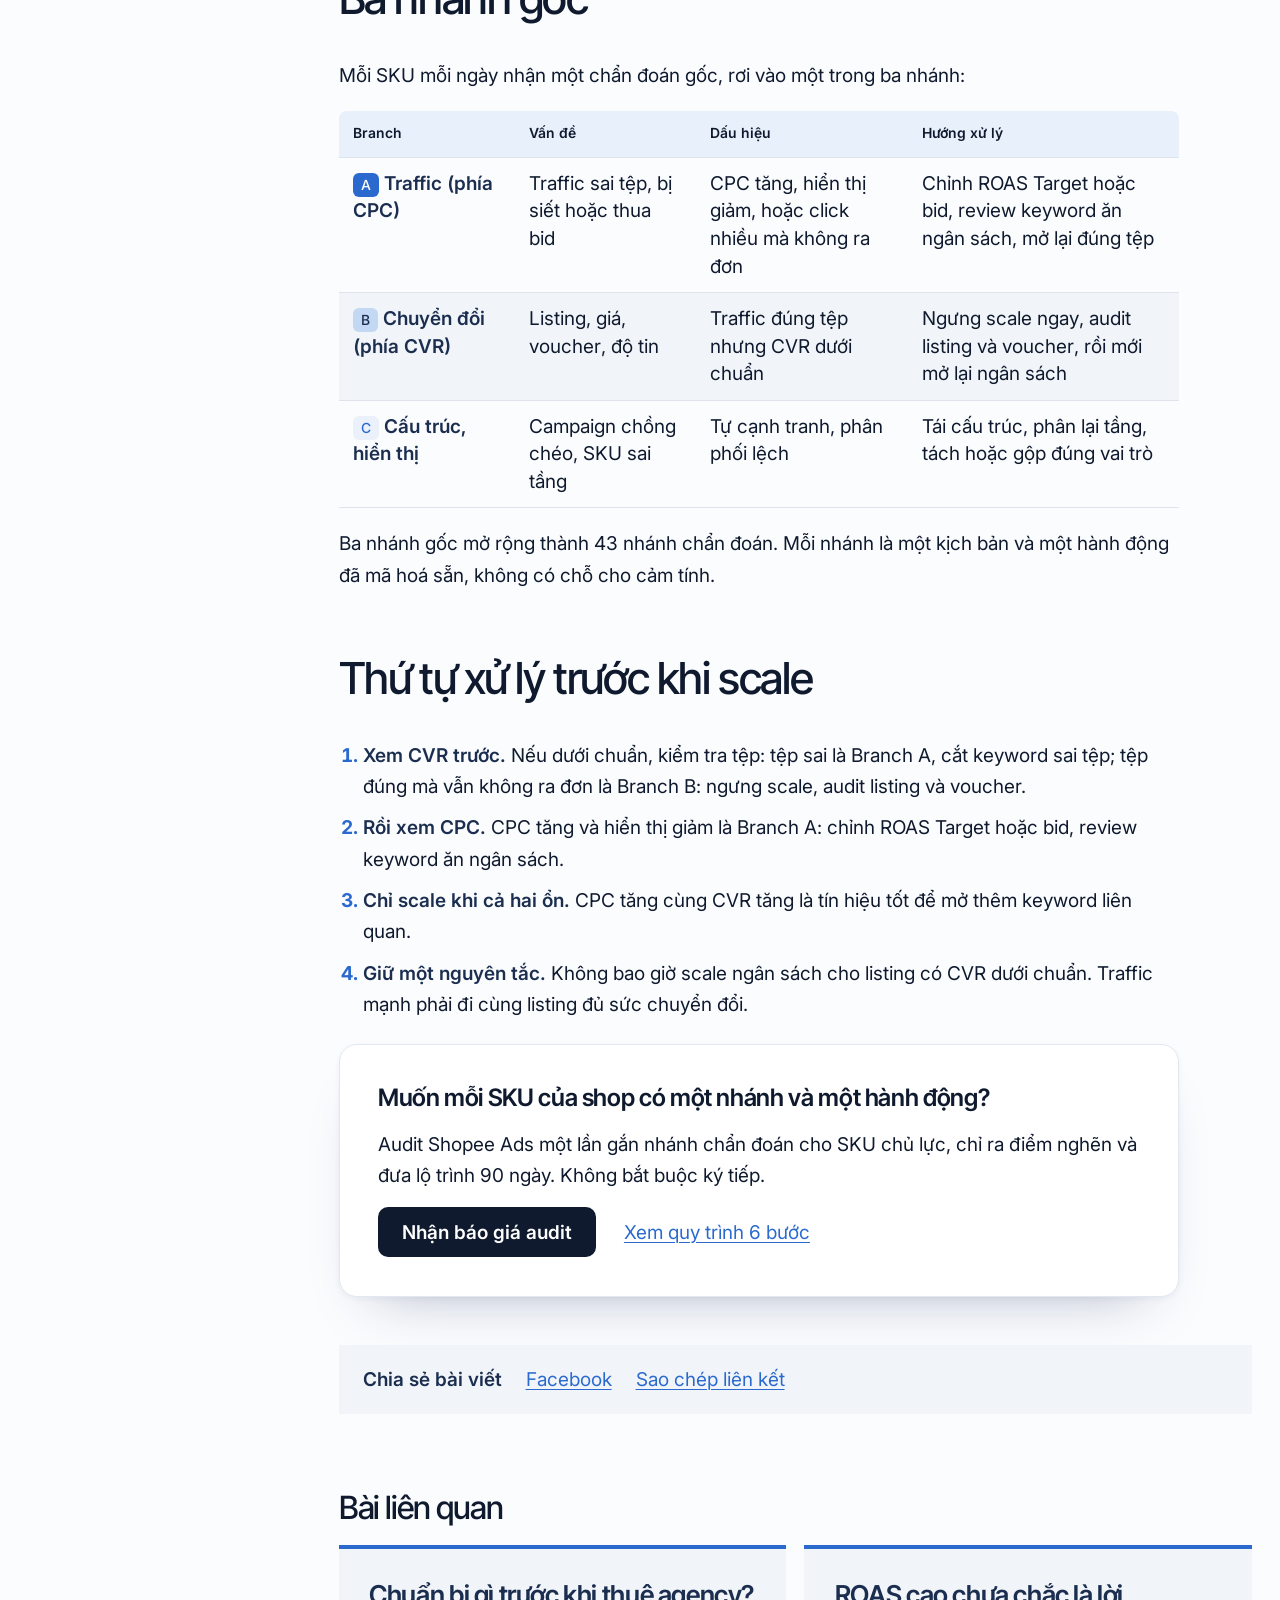
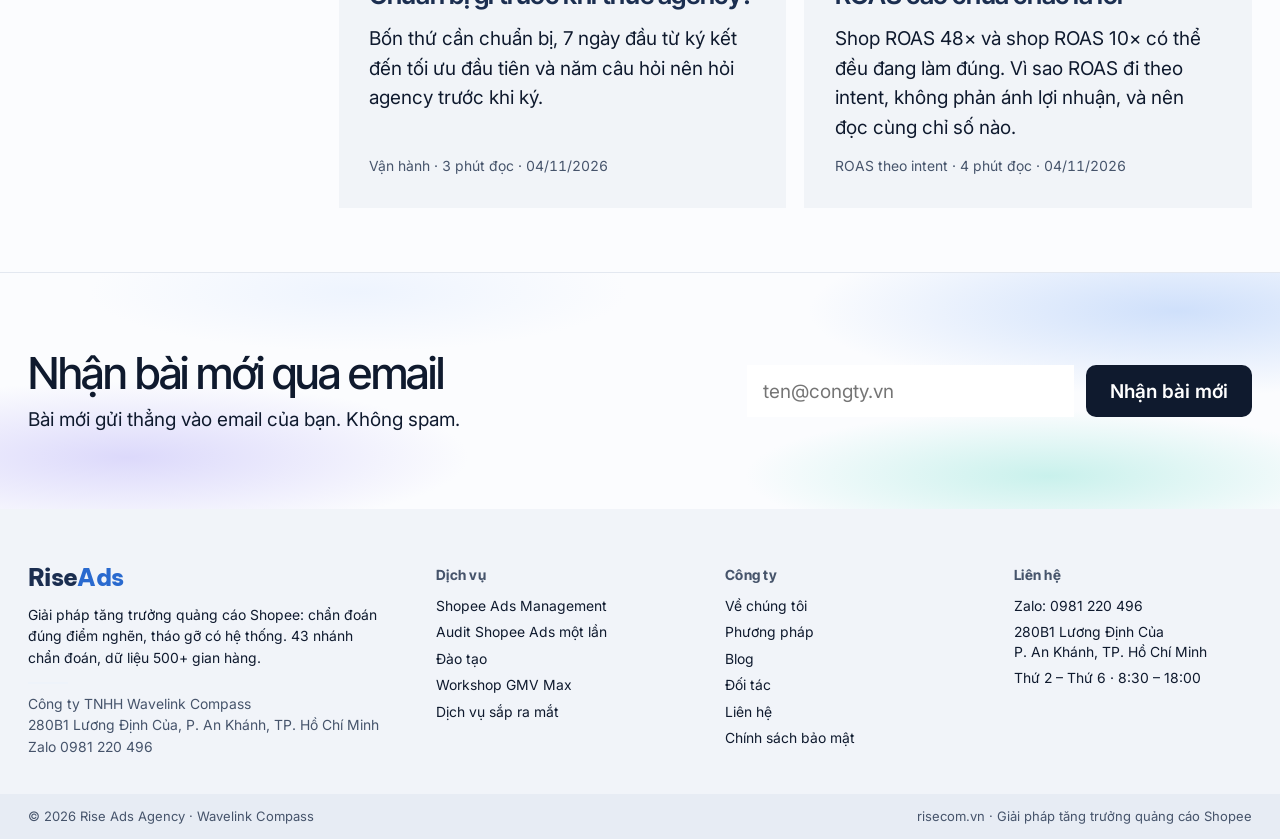
<file: blog-doc-shop-cpc-cvr.html>
<!doctype html>
<html lang="vi" data-tone="light">
<head>
<meta charset="utf-8">
<meta name="viewport" content="width=device-width, initial-scale=1">
<title>ROAS tụt thì sửa gì trước? Chẩn đoán shop Shopee Ads bằng CPC × CVR | Rise Ads</title>
<meta name="description" content="Tách ROAS thành CPC và CVR để chẩn đoán shop Shopee Ads: ma trận bốn ô, ba nhánh Branch A, B, C và thứ tự xử lý trước khi scale ngân sách.">
<link rel="canonical" href="https://risecom.vn/blog-doc-shop-cpc-cvr.html">
<meta name="theme-color" content="#fbfcfe">
<meta property="og:type" content="article">
<meta property="og:title" content="ROAS tụt thì sửa gì trước? Chẩn đoán shop Shopee Ads bằng CPC × CVR">
<meta property="og:description" content="Tách ROAS thành CPC và CVR để chẩn đoán shop Shopee Ads: ma trận bốn ô, ba nhánh Branch A, B, C và thứ tự xử lý trước khi scale ngân sách.">
<meta property="og:image" content="https://risecom.vn/assets/workshop/photo-1.jpg">
<meta property="og:url" content="https://risecom.vn/blog-doc-shop-cpc-cvr.html">
<link rel="icon" href="favicon.svg" type="image/svg+xml">
<link rel="preconnect" href="https://fonts.googleapis.com">
<link rel="preconnect" href="https://fonts.gstatic.com" crossorigin>
<link href="https://fonts.googleapis.com/css2?family=Be+Vietnam+Pro:wght@800&family=Inter+Tight:wght@400;500;600&family=Inter:wght@400;500;600&family=IBM+Plex+Mono:wght@400;500&display=swap" rel="stylesheet">
<link rel="stylesheet" href="styles.css?v=20261118zd">
<script type="application/ld+json">{"@context": "https://schema.org", "@type": "Article", "headline": "ROAS tụt thì sửa gì trước? Chẩn đoán shop Shopee Ads bằng CPC × CVR", "description": "Tách ROAS thành CPC và CVR để chẩn đoán shop Shopee Ads: ma trận bốn ô, ba nhánh Branch A, B, C và thứ tự xử lý trước khi scale ngân sách.", "datePublished": "2026-11-04", "dateModified": "2026-11-04", "inLanguage": "vi", "author": {"@type": "Organization", "name": "Rise Ads"}, "publisher": {"@type": "Organization", "name": "Rise Ads Agency", "url": "https://risecom.vn/"}, "mainEntityOfPage": "https://risecom.vn/blog-doc-shop-cpc-cvr.html", "image": "https://risecom.vn/assets/workshop/photo-1.jpg"}</script>
<script type="application/ld+json">{"@context": "https://schema.org", "@type": "BreadcrumbList", "itemListElement": [{"@type": "ListItem", "position": 1, "name": "Trang chủ", "item": "https://risecom.vn/"}, {"@type": "ListItem", "position": 2, "name": "Blog", "item": "https://risecom.vn/blog.html"}, {"@type": "ListItem", "position": 3, "name": "Đọc shop bằng CPC × CVR", "item": "https://risecom.vn/blog-doc-shop-cpc-cvr.html"}]}</script>
</head>
<body>

<div class="topbar field-navy">
  <header class="nav wrap">
    <a class="mark" href="index.html" aria-label="RiseAds, trang chủ">Rise<b>Ads</b></a>
    <nav class="nav-links" aria-label="Chính">
      <a href="services.html">Dịch vụ</a>
      <a href="shopee-ads.html">Shopee Ads</a>
      <a href="workshop.html">Workshop</a>
      <a href="blog.html" aria-current="page">Blog</a>
      <a href="company.html">Công ty</a>
      <a href="clients.html">Đối tác</a>
    </nav>
    <div class="nav-act">
      <button class="btn" type="button" data-modal="tu-van">Liên hệ tư vấn</button>
      <button class="menu-btn" type="button" aria-expanded="false" aria-controls="sheet">Menu</button>
    </div>
  </header>
</div>
<div class="field-navy">
  <section class="hero post-head" aria-labelledby="h1">
    <div class="wrap">
      <p class="crumb"><a href="index.html">Trang chủ</a> / <a href="blog.html">Blog</a> / Đọc shop bằng CPC × CVR</p>
      <h1 id="h1">Đọc shop bằng CPC × CVR</h1>
      <p class="lead">ROAS tổng chỉ cho biết kết quả. CPC và CVR cho biết nguyên nhân. Đây là cách tách hai thứ để biết nên dừng, nên sửa listing hay nên scale.</p>
      <p class="post-meta">Rise Ads · 04/11/2026 · 3 phút đọc · Chẩn đoán</p>
    </div>
  </section>
</div>

<div class="wrap hub hub-post">
  <aside class="toc" aria-label="Mục lục bài viết">
    <ol>
      <li><a href="#roas-la-ham-cua-hai-thu">ROAS là hàm của hai thứ</a></li>
      <li><a href="#ma-tran-bon-o">Ma trận bốn ô</a></li>
      <li><a href="#ba-nhanh-goc">Ba nhánh gốc</a></li>
      <li><a href="#thu-tu-xu-ly-truoc-khi-scale">Thứ tự xử lý trước khi scale</a></li>
    </ol>
  </aside>
  <article class="hub-body">
    <div class="prose">
<div class="readfast"><b>Tóm tắt</b>ROAS tổng chỉ cho biết kết quả. Tách CPC và CVR cho biết nguyên nhân và hành động. Ba nhánh gốc A, B, C mở rộng thành 43 nhánh chẩn đoán, mỗi nhánh một kịch bản và một hành động.</div>

<h2 id="roas-la-ham-cua-hai-thu">ROAS là hàm của hai thứ</h2>

<p>ROAS là hàm của CPC × CVR. CPC là rủi ro chi phí: giá thầu, mức cạnh tranh, chất lượng tệp. CVR là năng lực chuyển đổi: listing, giá, voucher, độ tin.</p>

<p>Nhìn ROAS tổng thì hai thứ trộn vào nhau. ROAS tụt có thể do khách đắt lên hoặc do listing yếu đi, và hai bệnh này cần hai thuốc ngược nhau. Sửa nhầm bệnh là cách nhanh nhất để đốt thêm ngân sách.</p>

<h2 id="ma-tran-bon-o">Ma trận bốn ô</h2>

<table class="tbl tbl-stack">
<thead><tr><th>Tổ hợp</th><th>Chẩn đoán</th><th>Hành động</th></tr></thead>
<tbody>
<tr><td class="k" data-l="Tổ hợp">CPC tăng · CVR tăng</td><td data-l="Chẩn đoán"><span class="tag-ok">Tốt</span></td><td data-l="Hành động">Scale, mở keyword liên quan</td></tr>
<tr><td class="k" data-l="Tổ hợp">CPC tăng · CVR giảm</td><td data-l="Chẩn đoán"><span class="tag-risk">Sai tệp</span></td><td data-l="Hành động">Branch A: dừng, audit, dựng lại</td></tr>
<tr><td class="k" data-l="Tổ hợp">CPC giảm · CVR tăng</td><td data-l="Chẩn đoán"><span class="tag-warn">Cơ hội bị bỏ lỡ</span></td><td data-l="Hành động">Tăng ngân sách</td></tr>
<tr><td class="k" data-l="Tổ hợp">CPC giảm · CVR giảm</td><td data-l="Chẩn đoán"><span class="tag-risk">Traffic kém</span></td><td data-l="Hành động">Branch A: cắt, dựng lại với khớp chính xác hoặc cụm từ</td></tr>
</tbody>
</table>

<h2 id="ba-nhanh-goc">Ba nhánh gốc</h2>

<p>Mỗi SKU mỗi ngày nhận một chẩn đoán gốc, rơi vào một trong ba nhánh:</p>

<table class="tbl tbl-stack">
<thead><tr><th>Branch</th><th>Vấn đề</th><th>Dấu hiệu</th><th>Hướng xử lý</th></tr></thead>
<tbody>
<tr><td class="k" data-l="Branch"><span class="tag-risk">A</span> Traffic (phía CPC)</td><td data-l="Vấn đề">Traffic sai tệp, bị siết hoặc thua bid</td><td data-l="Dấu hiệu">CPC tăng, hiển thị giảm, hoặc click nhiều mà không ra đơn</td><td data-l="Hướng xử lý">Chỉnh ROAS Target hoặc bid, review keyword ăn ngân sách, mở lại đúng tệp</td></tr>
<tr><td class="k" data-l="Branch"><span class="tag-warn">B</span> Chuyển đổi (phía CVR)</td><td data-l="Vấn đề">Listing, giá, voucher, độ tin</td><td data-l="Dấu hiệu">Traffic đúng tệp nhưng CVR dưới chuẩn</td><td data-l="Hướng xử lý">Ngưng scale ngay, audit listing và voucher, rồi mới mở lại ngân sách</td></tr>
<tr><td class="k" data-l="Branch"><span class="tag-ok">C</span> Cấu trúc, hiển thị</td><td data-l="Vấn đề">Campaign chồng chéo, SKU sai tầng</td><td data-l="Dấu hiệu">Tự cạnh tranh, phân phối lệch</td><td data-l="Hướng xử lý">Tái cấu trúc, phân lại tầng, tách hoặc gộp đúng vai trò</td></tr>
</tbody>
</table>

<p>Ba nhánh gốc mở rộng thành 43 nhánh chẩn đoán. Mỗi nhánh là một kịch bản và một hành động đã mã hoá sẵn, không có chỗ cho cảm tính.</p>

<h2 id="thu-tu-xu-ly-truoc-khi-scale">Thứ tự xử lý trước khi scale</h2>

<ol>
<li><b>Xem CVR trước.</b> Nếu dưới chuẩn, kiểm tra tệp: tệp sai là Branch A, cắt keyword sai tệp; tệp đúng mà vẫn không ra đơn là Branch B: ngưng scale, audit listing và voucher.</li>
<li><b>Rồi xem CPC.</b> CPC tăng và hiển thị giảm là Branch A: chỉnh ROAS Target hoặc bid, review keyword ăn ngân sách.</li>
<li><b>Chỉ scale khi cả hai ổn.</b> CPC tăng cùng CVR tăng là tín hiệu tốt để mở thêm keyword liên quan.</li>
<li><b>Giữ một nguyên tắc.</b> Không bao giờ scale ngân sách cho listing có CVR dưới chuẩn. Traffic mạnh phải đi cùng listing đủ sức chuyển đổi.</li>
</ol>

<div class="panel">
<h3>Muốn mỗi SKU của shop có một nhánh và một hành động?</h3>
<p class="mt-s">Audit Shopee Ads một lần gắn nhánh chẩn đoán cho SKU chủ lực, chỉ ra điểm nghẽn và đưa lộ trình 90 ngày. Không bắt buộc ký tiếp.</p>
<div class="actions mt-s"><button class="btn" type="button" data-modal="audit">Nhận báo giá audit</button><a class="link" href="shopee-ads.html#quy-trinh">Xem quy trình 6 bước</a></div>
</div>
    </div>
    <div class="share">
      <b>Chia sẻ bài viết</b>
      <a class="link" href="https://www.facebook.com/sharer/sharer.php?u=https://risecom.vn/blog-doc-shop-cpc-cvr.html" target="_blank" rel="noopener">Facebook</a>
      <span><button class="link" type="button" data-copy>Sao chép liên kết</button> <span class="small" data-copy-note aria-live="polite"></span></span>
    </div>
    <section class="related" aria-labelledby="h-related">
      <h2 id="h-related">Bài liên quan</h2>
      <div class="post-grid">
        <article class="post-card" data-post data-cat="van-hanh" data-text="Chuẩn bị gì trước khi thuê agency? Bốn thứ cần chuẩn bị, 7 ngày đầu từ ký kết đến tối ưu đầu tiên và năm câu hỏi nên hỏi agency trước khi ký. Vận hành">
          <h3><a href="blog-chuan-bi-thue-agency.html">Chuẩn bị gì trước khi thuê agency?</a></h3>
          <p>Bốn thứ cần chuẩn bị, 7 ngày đầu từ ký kết đến tối ưu đầu tiên và năm câu hỏi nên hỏi agency trước khi ký.</p>
          <p class="post-meta">Vận hành · 3 phút đọc · 04/11/2026</p>
        </article>
        <article class="post-card" data-post data-cat="roas-theo-intent" data-text="ROAS cao chưa chắc là lời Shop ROAS 48× và shop ROAS 10× có thể đều đang làm đúng. Vì sao ROAS đi theo intent, không phản ánh lợi nhuận, và nên đọc cùng chỉ số nào. ROAS theo intent">
          <h3><a href="blog-roas-theo-intent.html">ROAS cao chưa chắc là lời</a></h3>
          <p>Shop ROAS 48× và shop ROAS 10× có thể đều đang làm đúng. Vì sao ROAS đi theo intent, không phản ánh lợi nhuận, và nên đọc cùng chỉ số nào.</p>
          <p class="post-meta">ROAS theo intent · 4 phút đọc · 04/11/2026</p>
        </article>
      </div>
    </section>
  </article>
</div>

<section class="field-navy cta-band" aria-labelledby="h-sub">
  <div class="wrap">
    <div class="cta-text reveal">
      <h2 id="h-sub">Nhận bài mới qua email</h2>
      <p class="lead">Bài mới gửi thẳng vào email của bạn. Không spam.</p>
    </div>
    <form class="sub-inline" data-form data-done="Đã đăng ký. Bài mới sẽ gửi tới email của bạn." novalidate aria-label="Nhận bài mới qua email">
          <label class="visually-hidden" for="b-email-end">Email</label>
          <input id="b-email-end" name="email" type="email" required autocomplete="email" placeholder="ten@congty.vn">
          <button class="btn" type="submit">Nhận bài mới</button>
          <input type="hidden" name="service" value="blog-dang-ky">
          <div class="hp" aria-hidden="true"><label>Website<input name="website_url" tabindex="-1" autocomplete="off"></label></div>
          <p class="err" aria-live="polite"></p>
          <p class="f-done" hidden></p>
        </form>
  </div>
</section>

<footer class="field-navy foot">
  <div class="wrap">
    <div class="foot-grid">
      <div class="foot-brand">
        <a class="mark" href="index.html">Rise<b>Ads</b></a>
        <p class="mt-s">Giải pháp tăng trưởng quảng cáo Shopee: chẩn đoán đúng điểm nghẽn, tháo gỡ có hệ thống. 43 nhánh chẩn đoán, dữ liệu 500+ gian hàng.</p>
        <p class="foot-legal">Công ty TNHH Wavelink Compass<br>280B1 Lương Định Của, P. An Khánh, TP. Hồ Chí Minh<br>Zalo 0981 220 496</p>
      </div>
      <nav class="foot-col" aria-label="Dịch vụ">
        <h4>Dịch vụ</h4>
        <a href="shopee-ads.html">Shopee Ads Management</a>
        <a href="services.html#audit">Audit Shopee Ads một lần</a>
        <a href="services.html#dao-tao">Đào tạo</a>
        <a href="workshop.html">Workshop GMV Max</a>
        <a href="services.html#sap-ra-mat">Dịch vụ sắp ra mắt</a>
      </nav>
      <nav class="foot-col" aria-label="Công ty">
        <h4>Công ty</h4>
        <a href="company.html">Về chúng tôi</a>
        <a href="shopee-ads.html#quy-trinh">Phương pháp</a>
        <a href="blog.html">Blog</a>
        <a href="clients.html">Đối tác</a>
        <a href="contact.html">Liên hệ</a>
        <a href="contact.html#bao-mat">Chính sách bảo mật</a>
      </nav>
      <div class="foot-col">
        <h4>Liên hệ</h4>
        <a href="https://zalo.me/0981220496">Zalo: 0981 220 496</a>
        <p>280B1 Lương Định Của<br>P. An Khánh, TP. Hồ Chí Minh</p>
        <p>Thứ 2 – Thứ 6 · 8:30 – 18:00</p>
      </div>
    </div>
    <div class="foot-end">
      <span>© 2026 Rise Ads Agency · Wavelink Compass</span>
      <span>risecom.vn · Giải pháp tăng trưởng quảng cáo Shopee</span>
    </div>
  </div>
</footer>
<div id="sheet" class="sheet" hidden tabindex="-1">
  <div class="sheet-top"><a class="mark" href="index.html">Rise<b>Ads</b></a><button class="link sheet-close" type="button">Đóng</button></div>
  <nav aria-label="Menu điện thoại"><a href="services.html">Dịch vụ</a><a href="shopee-ads.html">Shopee Ads</a><a href="workshop.html">Workshop</a><a href="blog.html">Blog</a><a href="company.html">Công ty</a><a href="clients.html">Đối tác</a><a href="contact.html">Liên hệ</a></nav>
  <p class="sheet-foot"><a href="https://zalo.me/0981220496">Zalo 0981 220 496</a></p>
</div>

<dialog id="contact-modal" class="modal" aria-labelledby="m-title">
  <div class="m-in">
    <div class="m-top"><div><h2 id="m-title">Tư vấn miễn phí 30 phút</h2><p class="small mt-s">Chúng tôi chẩn đoán shop trước khi đề xuất. Phản hồi trong 24 giờ làm việc.</p></div><button class="link" type="button" data-modal-close>Đóng</button></div>
    <form class="form" data-form novalidate>
      <div><label for="m-name">Tên / Công ty</label><input id="m-name" name="name" required autocomplete="name"></div>
      <div><label for="m-phone">Số Zalo</label><input id="m-phone" name="phone" type="tel" required inputmode="tel" autocomplete="tel" aria-describedby="m-phone-h"><p id="m-phone-h" class="hint small">Zalo là kênh ưu tiên, phản hồi nhanh nhất.</p></div>
      <div><label for="m-service">Dịch vụ quan tâm</label><select id="m-service" name="service"><option value="tu-van">Shopee Ads Management</option><option value="bao-gia">Báo giá Shopee Ads Management</option><option value="audit">Audit Shopee Ads (1 lần)</option><option value="dao-tao">Đào tạo, Workshop GMV Max</option><option value="khac">Khác</option></select></div>
      <div><label for="m-ind">Ngành hàng</label><select id="m-ind" name="industry"><option value="">Chọn ngành</option></select></div>
      <div><label for="m-spend">Chi phí Ads / tháng</label><input id="m-spend" name="ads_spend" inputmode="decimal" placeholder="VD: 120 triệu"></div>
      <div><label for="m-rev">Doanh thu từ Ads / tháng</label><input id="m-rev" name="ads_revenue" inputmode="decimal" placeholder="VD: 1,5 tỷ"><p class="roas-out small" aria-live="polite"></p></div>
      <div class="f-full"><label for="m-issue">Vấn đề đang gặp</label><textarea id="m-issue" name="issue" placeholder="Tăng ngân sách là ROAS tụt, nhiều click không ra đơn, số lên xuống không rõ vì sao..."></textarea></div>
      <div class="hp" aria-hidden="true"><label>Website<input name="website_url" tabindex="-1" autocomplete="off"></label></div>
      <p class="err f-full" aria-live="polite"></p>
      <div class="f-act actions"><button class="btn" type="submit">Gửi yêu cầu tư vấn</button><span class="small">Phản hồi trong 24 giờ làm việc</span></div>
      <p class="f-done" hidden></p>
    </form>
  </div>
</dialog>

<a class="zalo-fab" href="https://zalo.me/0981220496">Zalo</a>
<script src="app.js?v=20261118t" defer></script>
</body>
</html>
</file>
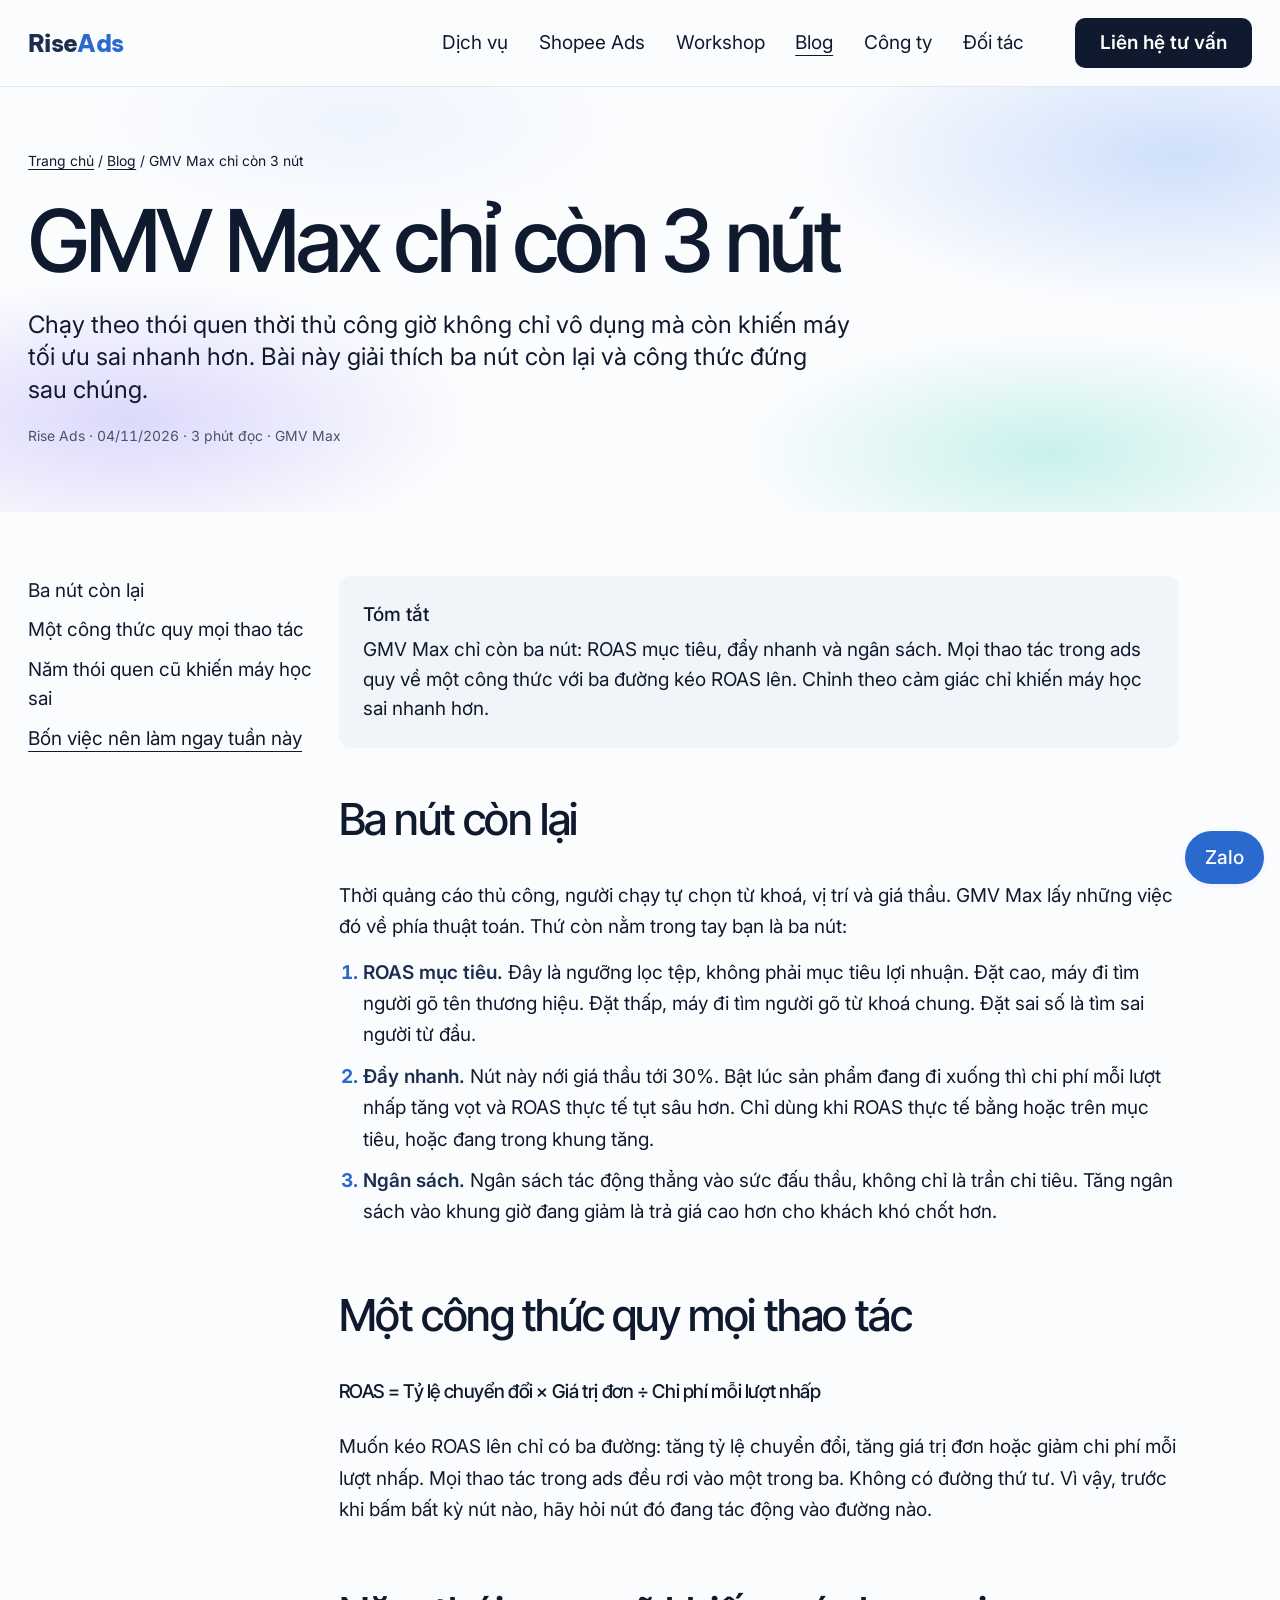
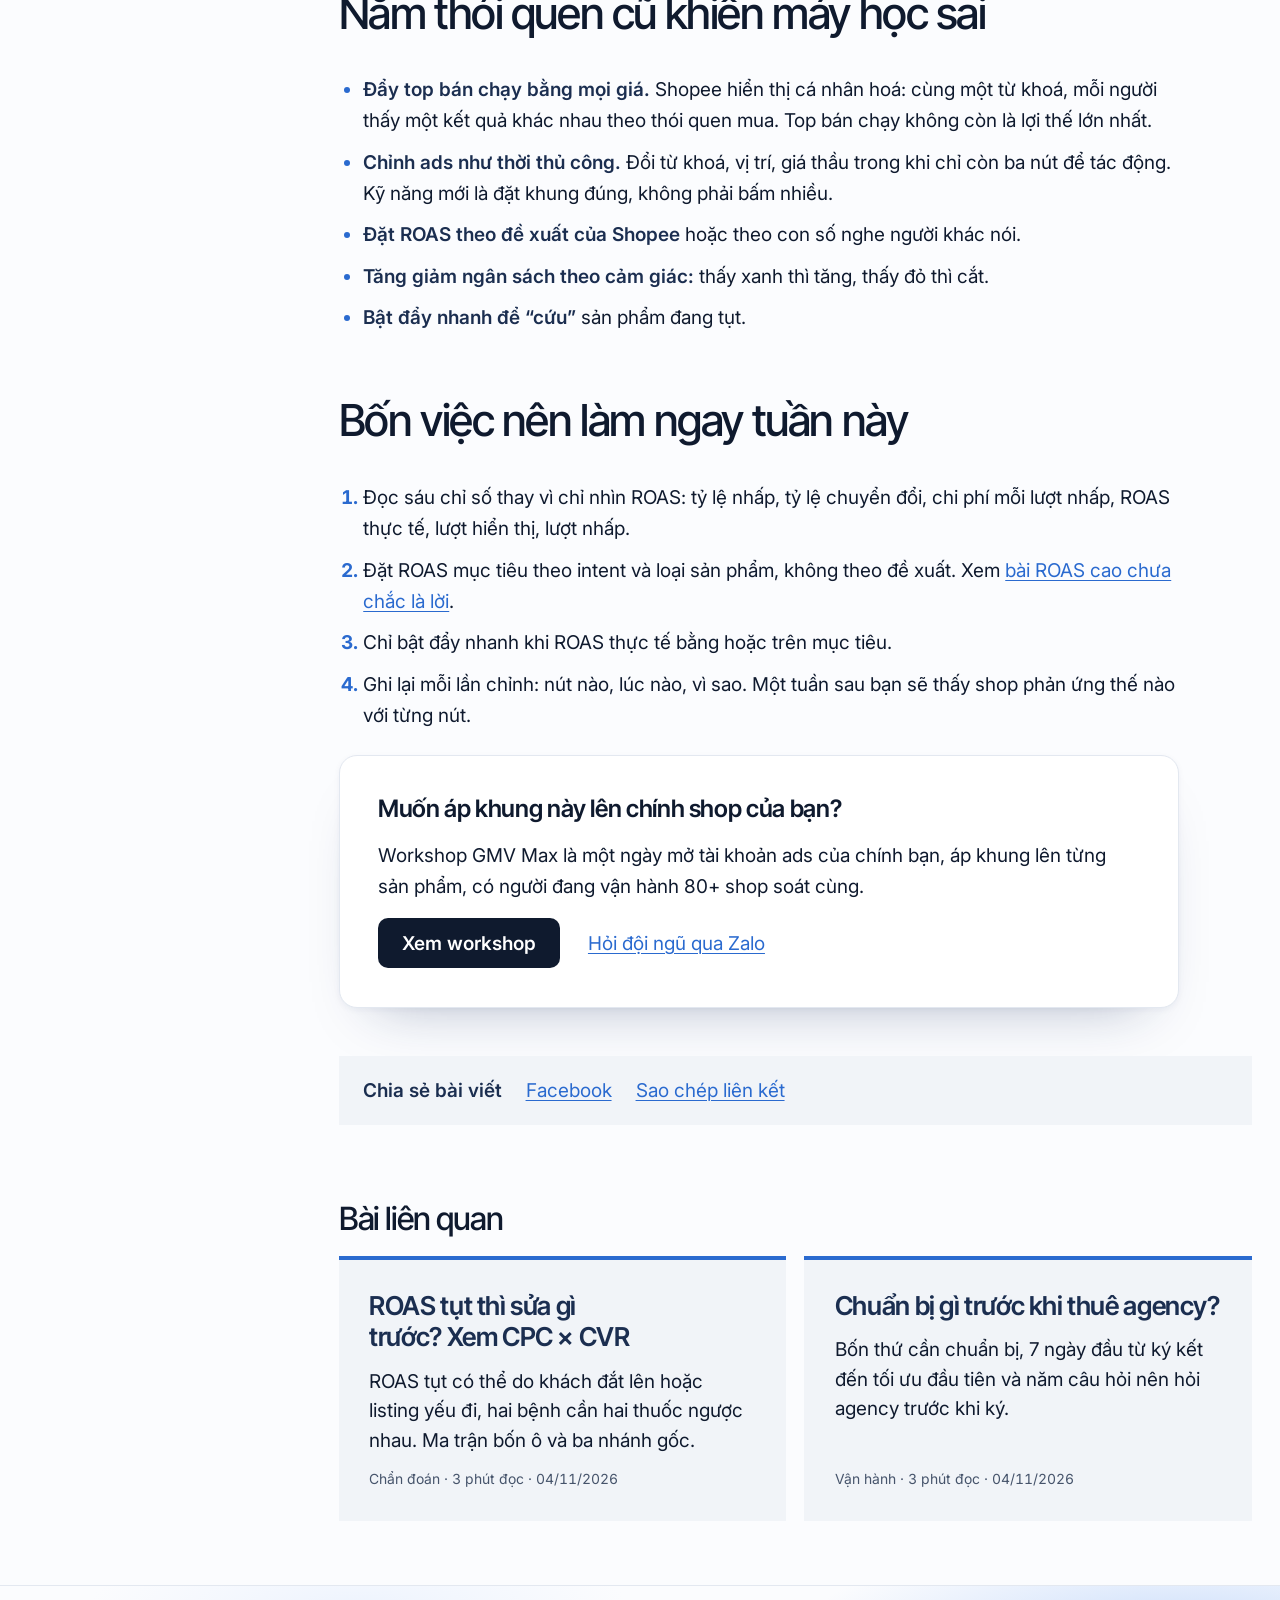
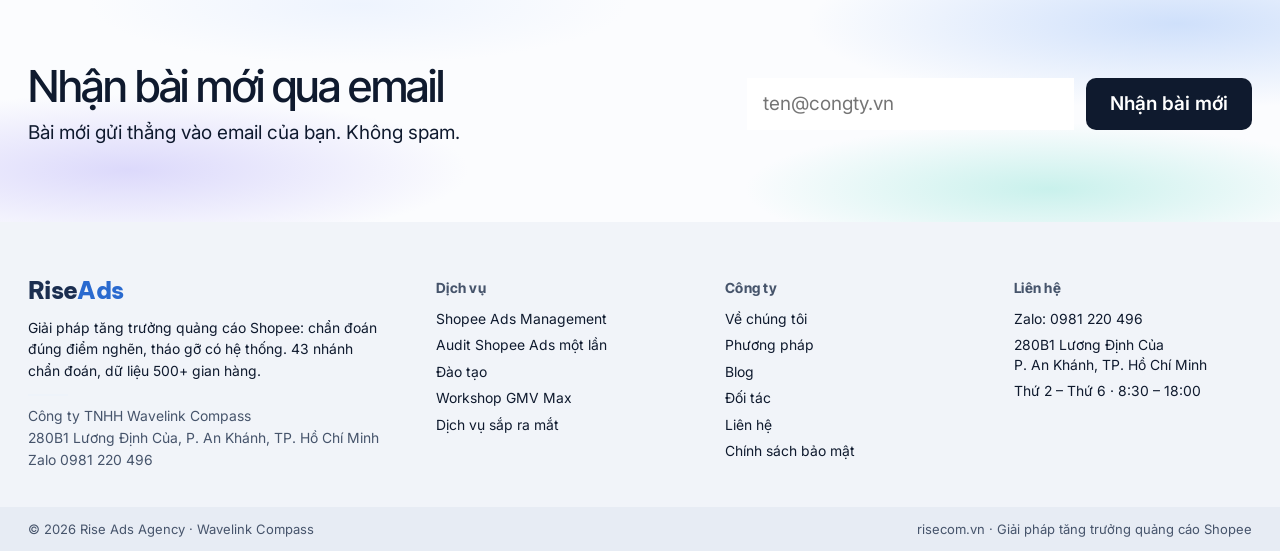
<file: blog-gmv-max-3-nut.html>
<!doctype html>
<html lang="vi" data-tone="light">
<head>
<meta charset="utf-8">
<meta name="viewport" content="width=device-width, initial-scale=1">
<title>GMV Max chỉ còn 3 nút: ROAS mục tiêu, đẩy nhanh, ngân sách | Rise Ads</title>
<meta name="description" content="GMV Max chỉ còn ba nút: ROAS mục tiêu, đẩy nhanh và ngân sách. Từng nút làm gì, công thức ROAS và năm thói quen cũ khiến máy tối ưu sai.">
<link rel="canonical" href="https://risecom.vn/blog-gmv-max-3-nut.html">
<meta name="theme-color" content="#fbfcfe">
<meta property="og:type" content="article">
<meta property="og:title" content="GMV Max chỉ còn 3 nút: ROAS mục tiêu, đẩy nhanh, ngân sách">
<meta property="og:description" content="GMV Max chỉ còn ba nút: ROAS mục tiêu, đẩy nhanh và ngân sách. Từng nút làm gì, công thức ROAS và năm thói quen cũ khiến máy tối ưu sai.">
<meta property="og:image" content="https://risecom.vn/assets/workshop/photo-1.jpg">
<meta property="og:url" content="https://risecom.vn/blog-gmv-max-3-nut.html">
<link rel="icon" href="favicon.svg" type="image/svg+xml">
<link rel="preconnect" href="https://fonts.googleapis.com">
<link rel="preconnect" href="https://fonts.gstatic.com" crossorigin>
<link href="https://fonts.googleapis.com/css2?family=Be+Vietnam+Pro:wght@800&family=Inter+Tight:wght@400;500;600&family=Inter:wght@400;500;600&family=IBM+Plex+Mono:wght@400;500&display=swap" rel="stylesheet">
<link rel="stylesheet" href="styles.css?v=20261118zd">
<script type="application/ld+json">{"@context": "https://schema.org", "@type": "Article", "headline": "GMV Max chỉ còn 3 nút: ROAS mục tiêu, đẩy nhanh, ngân sách", "description": "GMV Max chỉ còn ba nút: ROAS mục tiêu, đẩy nhanh và ngân sách. Từng nút làm gì, công thức ROAS và năm thói quen cũ khiến máy tối ưu sai.", "datePublished": "2026-11-04", "dateModified": "2026-11-04", "inLanguage": "vi", "author": {"@type": "Organization", "name": "Rise Ads"}, "publisher": {"@type": "Organization", "name": "Rise Ads Agency", "url": "https://risecom.vn/"}, "mainEntityOfPage": "https://risecom.vn/blog-gmv-max-3-nut.html", "image": "https://risecom.vn/assets/workshop/photo-1.jpg"}</script>
<script type="application/ld+json">{"@context": "https://schema.org", "@type": "BreadcrumbList", "itemListElement": [{"@type": "ListItem", "position": 1, "name": "Trang chủ", "item": "https://risecom.vn/"}, {"@type": "ListItem", "position": 2, "name": "Blog", "item": "https://risecom.vn/blog.html"}, {"@type": "ListItem", "position": 3, "name": "GMV Max chỉ còn 3 nút", "item": "https://risecom.vn/blog-gmv-max-3-nut.html"}]}</script>
</head>
<body>

<div class="topbar field-navy">
  <header class="nav wrap">
    <a class="mark" href="index.html" aria-label="RiseAds, trang chủ">Rise<b>Ads</b></a>
    <nav class="nav-links" aria-label="Chính">
      <a href="services.html">Dịch vụ</a>
      <a href="shopee-ads.html">Shopee Ads</a>
      <a href="workshop.html">Workshop</a>
      <a href="blog.html" aria-current="page">Blog</a>
      <a href="company.html">Công ty</a>
      <a href="clients.html">Đối tác</a>
    </nav>
    <div class="nav-act">
      <button class="btn" type="button" data-modal="tu-van">Liên hệ tư vấn</button>
      <button class="menu-btn" type="button" aria-expanded="false" aria-controls="sheet">Menu</button>
    </div>
  </header>
</div>
<div class="field-navy">
  <section class="hero post-head" aria-labelledby="h1">
    <div class="wrap">
      <p class="crumb"><a href="index.html">Trang chủ</a> / <a href="blog.html">Blog</a> / GMV Max chỉ còn 3 nút</p>
      <h1 id="h1">GMV Max chỉ còn 3 nút</h1>
      <p class="lead">Chạy theo thói quen thời thủ công giờ không chỉ vô dụng mà còn khiến máy tối ưu sai nhanh hơn. Bài này giải thích ba nút còn lại và công thức đứng sau chúng.</p>
      <p class="post-meta">Rise Ads · 04/11/2026 · 3 phút đọc · GMV Max</p>
    </div>
  </section>
</div>

<div class="wrap hub hub-post">
  <aside class="toc" aria-label="Mục lục bài viết">
    <ol>
      <li><a href="#ba-nut-con-lai">Ba nút còn lại</a></li>
      <li><a href="#mot-cong-thuc-quy-moi-thao-tac">Một công thức quy mọi thao tác</a></li>
      <li><a href="#nam-thoi-quen-cu-khien-may-hoc-sai">Năm thói quen cũ khiến máy học sai</a></li>
      <li><a href="#bon-viec-nen-lam-ngay-tuan-nay">Bốn việc nên làm ngay tuần này</a></li>
    </ol>
  </aside>
  <article class="hub-body">
    <div class="prose">
<div class="readfast"><b>Tóm tắt</b>GMV Max chỉ còn ba nút: ROAS mục tiêu, đẩy nhanh và ngân sách. Mọi thao tác trong ads quy về một công thức với ba đường kéo ROAS lên. Chỉnh theo cảm giác chỉ khiến máy học sai nhanh hơn.</div>

<h2 id="ba-nut-con-lai">Ba nút còn lại</h2>

<p>Thời quảng cáo thủ công, người chạy tự chọn từ khoá, vị trí và giá thầu. GMV Max lấy những việc đó về phía thuật toán. Thứ còn nằm trong tay bạn là ba nút:</p>

<ol>
<li><b>ROAS mục tiêu.</b> Đây là ngưỡng lọc tệp, không phải mục tiêu lợi nhuận. Đặt cao, máy đi tìm người gõ tên thương hiệu. Đặt thấp, máy đi tìm người gõ từ khoá chung. Đặt sai số là tìm sai người từ đầu.</li>
<li><b>Đẩy nhanh.</b> Nút này nới giá thầu tới 30%. Bật lúc sản phẩm đang đi xuống thì chi phí mỗi lượt nhấp tăng vọt và ROAS thực tế tụt sâu hơn. Chỉ dùng khi ROAS thực tế bằng hoặc trên mục tiêu, hoặc đang trong khung tăng.</li>
<li><b>Ngân sách.</b> Ngân sách tác động thẳng vào sức đấu thầu, không chỉ là trần chi tiêu. Tăng ngân sách vào khung giờ đang giảm là trả giá cao hơn cho khách khó chốt hơn.</li>
</ol>

<h2 id="mot-cong-thuc-quy-moi-thao-tac">Một công thức quy mọi thao tác</h2>

<p class="statement statement--wide">ROAS = Tỷ lệ chuyển đổi × Giá trị đơn ÷ Chi phí mỗi lượt nhấp</p>

<p>Muốn kéo ROAS lên chỉ có ba đường: tăng tỷ lệ chuyển đổi, tăng giá trị đơn hoặc giảm chi phí mỗi lượt nhấp. Mọi thao tác trong ads đều rơi vào một trong ba. Không có đường thứ tư. Vì vậy, trước khi bấm bất kỳ nút nào, hãy hỏi nút đó đang tác động vào đường nào.</p>

<h2 id="nam-thoi-quen-cu-khien-may-hoc-sai">Năm thói quen cũ khiến máy học sai</h2>

<ul>
<li><b>Đẩy top bán chạy bằng mọi giá.</b> Shopee hiển thị cá nhân hoá: cùng một từ khoá, mỗi người thấy một kết quả khác nhau theo thói quen mua. Top bán chạy không còn là lợi thế lớn nhất.</li>
<li><b>Chỉnh ads như thời thủ công.</b> Đổi từ khoá, vị trí, giá thầu trong khi chỉ còn ba nút để tác động. Kỹ năng mới là đặt khung đúng, không phải bấm nhiều.</li>
<li><b>Đặt ROAS theo đề xuất của Shopee</b> hoặc theo con số nghe người khác nói.</li>
<li><b>Tăng giảm ngân sách theo cảm giác:</b> thấy xanh thì tăng, thấy đỏ thì cắt.</li>
<li><b>Bật đẩy nhanh để “cứu”</b> sản phẩm đang tụt.</li>
</ul>

<h2 id="bon-viec-nen-lam-ngay-tuan-nay">Bốn việc nên làm ngay tuần này</h2>

<ol>
<li>Đọc sáu chỉ số thay vì chỉ nhìn ROAS: tỷ lệ nhấp, tỷ lệ chuyển đổi, chi phí mỗi lượt nhấp, ROAS thực tế, lượt hiển thị, lượt nhấp.</li>
<li>Đặt ROAS mục tiêu theo intent và loại sản phẩm, không theo đề xuất. Xem <a href="blog-roas-theo-intent.html">bài ROAS cao chưa chắc là lời</a>.</li>
<li>Chỉ bật đẩy nhanh khi ROAS thực tế bằng hoặc trên mục tiêu.</li>
<li>Ghi lại mỗi lần chỉnh: nút nào, lúc nào, vì sao. Một tuần sau bạn sẽ thấy shop phản ứng thế nào với từng nút.</li>
</ol>

<div class="panel">
<h3>Muốn áp khung này lên chính shop của bạn?</h3>
<p class="mt-s">Workshop GMV Max là một ngày mở tài khoản ads của chính bạn, áp khung lên từng sản phẩm, có người đang vận hành 80+ shop soát cùng.</p>
<div class="actions mt-s"><a class="btn" href="workshop.html">Xem workshop</a><button class="link" type="button" data-modal="tu-van">Hỏi đội ngũ qua Zalo</button></div>
</div>
    </div>
    <div class="share">
      <b>Chia sẻ bài viết</b>
      <a class="link" href="https://www.facebook.com/sharer/sharer.php?u=https://risecom.vn/blog-gmv-max-3-nut.html" target="_blank" rel="noopener">Facebook</a>
      <span><button class="link" type="button" data-copy>Sao chép liên kết</button> <span class="small" data-copy-note aria-live="polite"></span></span>
    </div>
    <section class="related" aria-labelledby="h-related">
      <h2 id="h-related">Bài liên quan</h2>
      <div class="post-grid">
        <article class="post-card" data-post data-cat="chan-doan" data-text="ROAS tụt thì sửa gì trước? Xem CPC × CVR ROAS tụt có thể do khách đắt lên hoặc listing yếu đi, hai bệnh cần hai thuốc ngược nhau. Ma trận bốn ô và ba nhánh gốc. Chẩn đoán">
          <h3><a href="blog-doc-shop-cpc-cvr.html">ROAS tụt thì sửa gì trước? Xem CPC × CVR</a></h3>
          <p>ROAS tụt có thể do khách đắt lên hoặc listing yếu đi, hai bệnh cần hai thuốc ngược nhau. Ma trận bốn ô và ba nhánh gốc.</p>
          <p class="post-meta">Chẩn đoán · 3 phút đọc · 04/11/2026</p>
        </article>
        <article class="post-card" data-post data-cat="van-hanh" data-text="Chuẩn bị gì trước khi thuê agency? Bốn thứ cần chuẩn bị, 7 ngày đầu từ ký kết đến tối ưu đầu tiên và năm câu hỏi nên hỏi agency trước khi ký. Vận hành">
          <h3><a href="blog-chuan-bi-thue-agency.html">Chuẩn bị gì trước khi thuê agency?</a></h3>
          <p>Bốn thứ cần chuẩn bị, 7 ngày đầu từ ký kết đến tối ưu đầu tiên và năm câu hỏi nên hỏi agency trước khi ký.</p>
          <p class="post-meta">Vận hành · 3 phút đọc · 04/11/2026</p>
        </article>
      </div>
    </section>
  </article>
</div>

<section class="field-navy cta-band" aria-labelledby="h-sub">
  <div class="wrap">
    <div class="cta-text reveal">
      <h2 id="h-sub">Nhận bài mới qua email</h2>
      <p class="lead">Bài mới gửi thẳng vào email của bạn. Không spam.</p>
    </div>
    <form class="sub-inline" data-form data-done="Đã đăng ký. Bài mới sẽ gửi tới email của bạn." novalidate aria-label="Nhận bài mới qua email">
          <label class="visually-hidden" for="b-email-end">Email</label>
          <input id="b-email-end" name="email" type="email" required autocomplete="email" placeholder="ten@congty.vn">
          <button class="btn" type="submit">Nhận bài mới</button>
          <input type="hidden" name="service" value="blog-dang-ky">
          <div class="hp" aria-hidden="true"><label>Website<input name="website_url" tabindex="-1" autocomplete="off"></label></div>
          <p class="err" aria-live="polite"></p>
          <p class="f-done" hidden></p>
        </form>
  </div>
</section>

<footer class="field-navy foot">
  <div class="wrap">
    <div class="foot-grid">
      <div class="foot-brand">
        <a class="mark" href="index.html">Rise<b>Ads</b></a>
        <p class="mt-s">Giải pháp tăng trưởng quảng cáo Shopee: chẩn đoán đúng điểm nghẽn, tháo gỡ có hệ thống. 43 nhánh chẩn đoán, dữ liệu 500+ gian hàng.</p>
        <p class="foot-legal">Công ty TNHH Wavelink Compass<br>280B1 Lương Định Của, P. An Khánh, TP. Hồ Chí Minh<br>Zalo 0981 220 496</p>
      </div>
      <nav class="foot-col" aria-label="Dịch vụ">
        <h4>Dịch vụ</h4>
        <a href="shopee-ads.html">Shopee Ads Management</a>
        <a href="services.html#audit">Audit Shopee Ads một lần</a>
        <a href="services.html#dao-tao">Đào tạo</a>
        <a href="workshop.html">Workshop GMV Max</a>
        <a href="services.html#sap-ra-mat">Dịch vụ sắp ra mắt</a>
      </nav>
      <nav class="foot-col" aria-label="Công ty">
        <h4>Công ty</h4>
        <a href="company.html">Về chúng tôi</a>
        <a href="shopee-ads.html#quy-trinh">Phương pháp</a>
        <a href="blog.html">Blog</a>
        <a href="clients.html">Đối tác</a>
        <a href="contact.html">Liên hệ</a>
        <a href="contact.html#bao-mat">Chính sách bảo mật</a>
      </nav>
      <div class="foot-col">
        <h4>Liên hệ</h4>
        <a href="https://zalo.me/0981220496">Zalo: 0981 220 496</a>
        <p>280B1 Lương Định Của<br>P. An Khánh, TP. Hồ Chí Minh</p>
        <p>Thứ 2 – Thứ 6 · 8:30 – 18:00</p>
      </div>
    </div>
    <div class="foot-end">
      <span>© 2026 Rise Ads Agency · Wavelink Compass</span>
      <span>risecom.vn · Giải pháp tăng trưởng quảng cáo Shopee</span>
    </div>
  </div>
</footer>
<div id="sheet" class="sheet" hidden tabindex="-1">
  <div class="sheet-top"><a class="mark" href="index.html">Rise<b>Ads</b></a><button class="link sheet-close" type="button">Đóng</button></div>
  <nav aria-label="Menu điện thoại"><a href="services.html">Dịch vụ</a><a href="shopee-ads.html">Shopee Ads</a><a href="workshop.html">Workshop</a><a href="blog.html">Blog</a><a href="company.html">Công ty</a><a href="clients.html">Đối tác</a><a href="contact.html">Liên hệ</a></nav>
  <p class="sheet-foot"><a href="https://zalo.me/0981220496">Zalo 0981 220 496</a></p>
</div>

<dialog id="contact-modal" class="modal" aria-labelledby="m-title">
  <div class="m-in">
    <div class="m-top"><div><h2 id="m-title">Tư vấn miễn phí 30 phút</h2><p class="small mt-s">Chúng tôi chẩn đoán shop trước khi đề xuất. Phản hồi trong 24 giờ làm việc.</p></div><button class="link" type="button" data-modal-close>Đóng</button></div>
    <form class="form" data-form novalidate>
      <div><label for="m-name">Tên / Công ty</label><input id="m-name" name="name" required autocomplete="name"></div>
      <div><label for="m-phone">Số Zalo</label><input id="m-phone" name="phone" type="tel" required inputmode="tel" autocomplete="tel" aria-describedby="m-phone-h"><p id="m-phone-h" class="hint small">Zalo là kênh ưu tiên, phản hồi nhanh nhất.</p></div>
      <div><label for="m-service">Dịch vụ quan tâm</label><select id="m-service" name="service"><option value="tu-van">Shopee Ads Management</option><option value="bao-gia">Báo giá Shopee Ads Management</option><option value="audit">Audit Shopee Ads (1 lần)</option><option value="dao-tao">Đào tạo, Workshop GMV Max</option><option value="khac">Khác</option></select></div>
      <div><label for="m-ind">Ngành hàng</label><select id="m-ind" name="industry"><option value="">Chọn ngành</option></select></div>
      <div><label for="m-spend">Chi phí Ads / tháng</label><input id="m-spend" name="ads_spend" inputmode="decimal" placeholder="VD: 120 triệu"></div>
      <div><label for="m-rev">Doanh thu từ Ads / tháng</label><input id="m-rev" name="ads_revenue" inputmode="decimal" placeholder="VD: 1,5 tỷ"><p class="roas-out small" aria-live="polite"></p></div>
      <div class="f-full"><label for="m-issue">Vấn đề đang gặp</label><textarea id="m-issue" name="issue" placeholder="Tăng ngân sách là ROAS tụt, nhiều click không ra đơn, số lên xuống không rõ vì sao..."></textarea></div>
      <div class="hp" aria-hidden="true"><label>Website<input name="website_url" tabindex="-1" autocomplete="off"></label></div>
      <p class="err f-full" aria-live="polite"></p>
      <div class="f-act actions"><button class="btn" type="submit">Gửi yêu cầu tư vấn</button><span class="small">Phản hồi trong 24 giờ làm việc</span></div>
      <p class="f-done" hidden></p>
    </form>
  </div>
</dialog>

<a class="zalo-fab" href="https://zalo.me/0981220496">Zalo</a>
<script src="app.js?v=20261118t" defer></script>
</body>
</html>
</file>
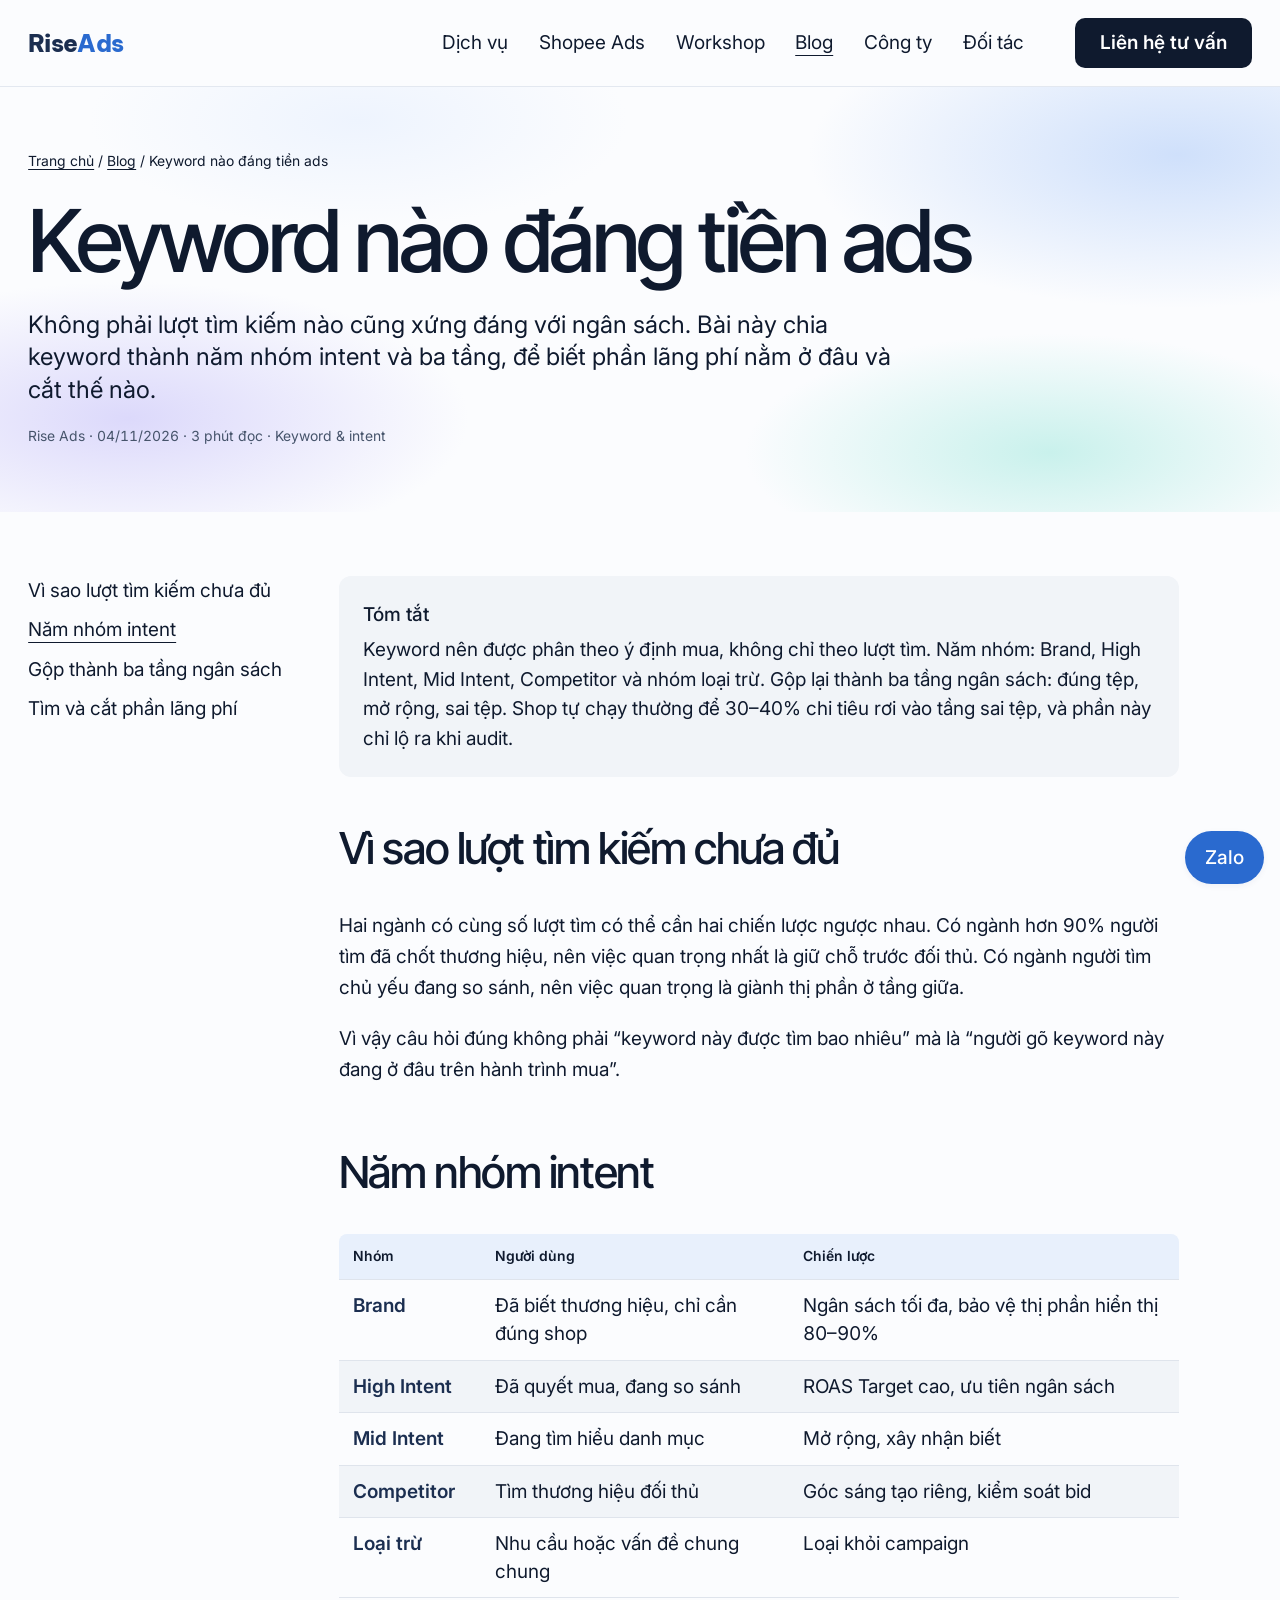
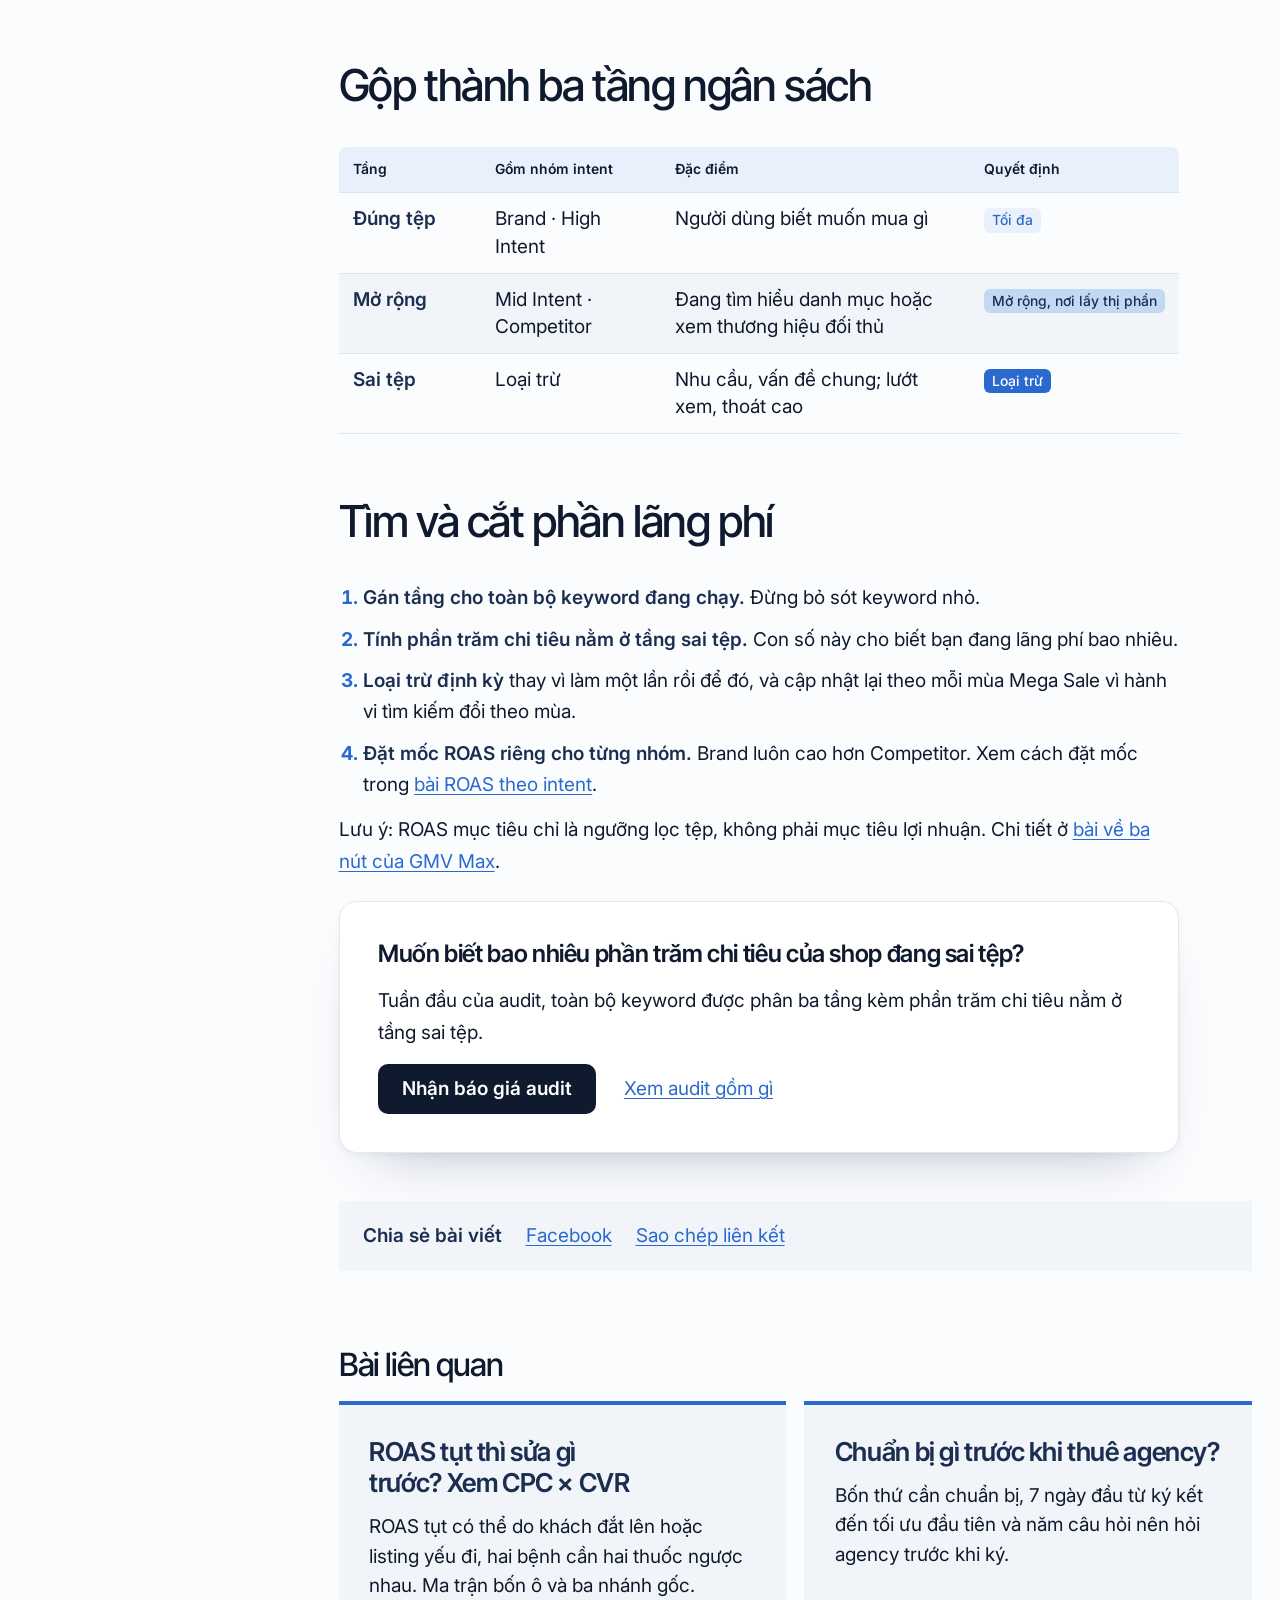
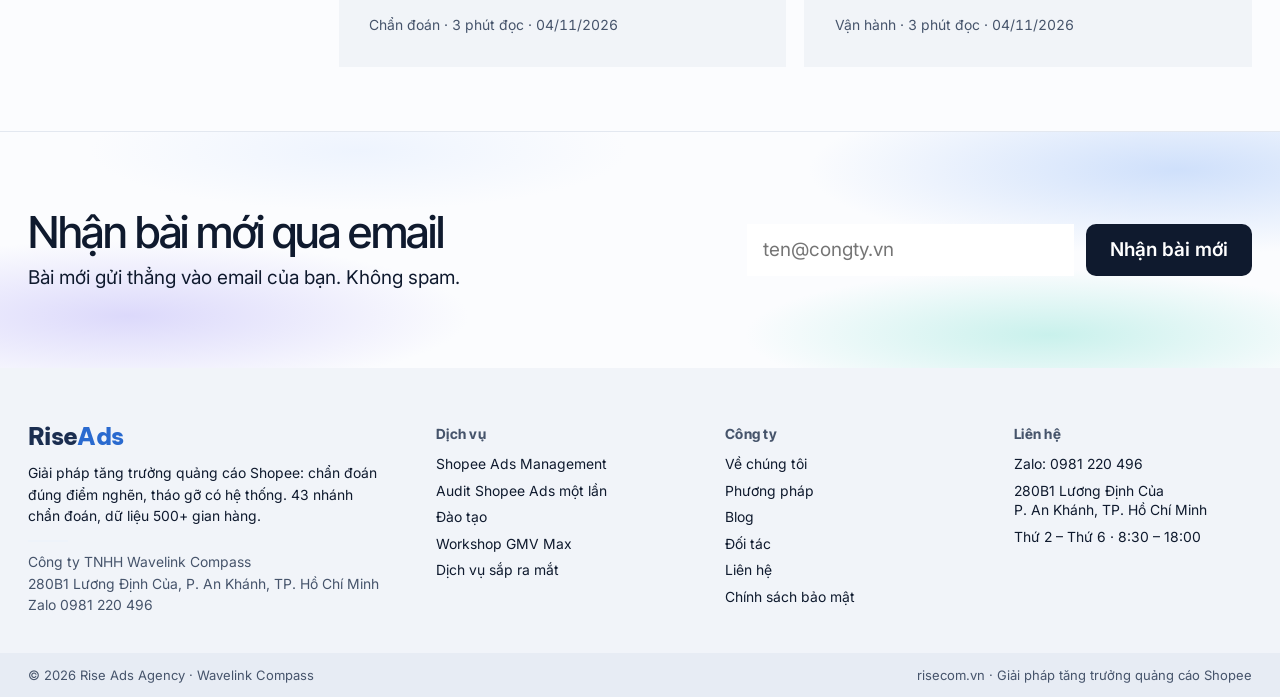
<file: blog-keyword-intent-sai-tep.html>
<!doctype html>
<html lang="vi" data-tone="light">
<head>
<meta charset="utf-8">
<meta name="viewport" content="width=device-width, initial-scale=1">
<title>Phân loại keyword Shopee Ads theo intent: Brand, High, Mid, Competitor và keyword sai tệp | Rise Ads</title>
<meta name="description" content="Phân keyword Shopee Ads thành năm nhóm intent và ba tầng ngân sách: đúng tệp, mở rộng, sai tệp. Cách tìm và cắt phần chi tiêu lãng phí.">
<link rel="canonical" href="https://risecom.vn/blog-keyword-intent-sai-tep.html">
<meta name="theme-color" content="#fbfcfe">
<meta property="og:type" content="article">
<meta property="og:title" content="Phân loại keyword Shopee Ads theo intent: Brand, High, Mid, Competitor và keyword sai tệp">
<meta property="og:description" content="Phân keyword Shopee Ads thành năm nhóm intent và ba tầng ngân sách: đúng tệp, mở rộng, sai tệp. Cách tìm và cắt phần chi tiêu lãng phí.">
<meta property="og:image" content="https://risecom.vn/assets/workshop/photo-1.jpg">
<meta property="og:url" content="https://risecom.vn/blog-keyword-intent-sai-tep.html">
<link rel="icon" href="favicon.svg" type="image/svg+xml">
<link rel="preconnect" href="https://fonts.googleapis.com">
<link rel="preconnect" href="https://fonts.gstatic.com" crossorigin>
<link href="https://fonts.googleapis.com/css2?family=Be+Vietnam+Pro:wght@800&family=Inter+Tight:wght@400;500;600&family=Inter:wght@400;500;600&family=IBM+Plex+Mono:wght@400;500&display=swap" rel="stylesheet">
<link rel="stylesheet" href="styles.css?v=20261118zd">
<script type="application/ld+json">{"@context": "https://schema.org", "@type": "Article", "headline": "Phân loại keyword Shopee Ads theo intent: Brand, High, Mid, Competitor và keyword sai tệp", "description": "Phân keyword Shopee Ads thành năm nhóm intent và ba tầng ngân sách: đúng tệp, mở rộng, sai tệp. Cách tìm và cắt phần chi tiêu lãng phí.", "datePublished": "2026-11-04", "dateModified": "2026-11-04", "inLanguage": "vi", "author": {"@type": "Organization", "name": "Rise Ads"}, "publisher": {"@type": "Organization", "name": "Rise Ads Agency", "url": "https://risecom.vn/"}, "mainEntityOfPage": "https://risecom.vn/blog-keyword-intent-sai-tep.html", "image": "https://risecom.vn/assets/workshop/photo-1.jpg"}</script>
<script type="application/ld+json">{"@context": "https://schema.org", "@type": "BreadcrumbList", "itemListElement": [{"@type": "ListItem", "position": 1, "name": "Trang chủ", "item": "https://risecom.vn/"}, {"@type": "ListItem", "position": 2, "name": "Blog", "item": "https://risecom.vn/blog.html"}, {"@type": "ListItem", "position": 3, "name": "Keyword nào đáng tiền ads", "item": "https://risecom.vn/blog-keyword-intent-sai-tep.html"}]}</script>
</head>
<body>

<div class="topbar field-navy">
  <header class="nav wrap">
    <a class="mark" href="index.html" aria-label="RiseAds, trang chủ">Rise<b>Ads</b></a>
    <nav class="nav-links" aria-label="Chính">
      <a href="services.html">Dịch vụ</a>
      <a href="shopee-ads.html">Shopee Ads</a>
      <a href="workshop.html">Workshop</a>
      <a href="blog.html" aria-current="page">Blog</a>
      <a href="company.html">Công ty</a>
      <a href="clients.html">Đối tác</a>
    </nav>
    <div class="nav-act">
      <button class="btn" type="button" data-modal="tu-van">Liên hệ tư vấn</button>
      <button class="menu-btn" type="button" aria-expanded="false" aria-controls="sheet">Menu</button>
    </div>
  </header>
</div>
<div class="field-navy">
  <section class="hero post-head" aria-labelledby="h1">
    <div class="wrap">
      <p class="crumb"><a href="index.html">Trang chủ</a> / <a href="blog.html">Blog</a> / Keyword nào đáng tiền ads</p>
      <h1 id="h1">Keyword nào đáng tiền ads</h1>
      <p class="lead">Không phải lượt tìm kiếm nào cũng xứng đáng với ngân sách. Bài này chia keyword thành năm nhóm intent và ba tầng, để biết phần lãng phí nằm ở đâu và cắt thế nào.</p>
      <p class="post-meta">Rise Ads · 04/11/2026 · 3 phút đọc · Keyword &amp; intent</p>
    </div>
  </section>
</div>

<div class="wrap hub hub-post">
  <aside class="toc" aria-label="Mục lục bài viết">
    <ol>
      <li><a href="#vi-sao-luot-tim-kiem-chua-du">Vì sao lượt tìm kiếm chưa đủ</a></li>
      <li><a href="#nam-nhom-intent">Năm nhóm intent</a></li>
      <li><a href="#gop-thanh-ba-tang-ngan-sach">Gộp thành ba tầng ngân sách</a></li>
      <li><a href="#tim-va-cat-phan-lang-phi">Tìm và cắt phần lãng phí</a></li>
    </ol>
  </aside>
  <article class="hub-body">
    <div class="prose">
<div class="readfast"><b>Tóm tắt</b>Keyword nên được phân theo ý định mua, không chỉ theo lượt tìm. Năm nhóm: Brand, High Intent, Mid Intent, Competitor và nhóm loại trừ. Gộp lại thành ba tầng ngân sách: đúng tệp, mở rộng, sai tệp. Shop tự chạy thường để 30–40% chi tiêu rơi vào tầng sai tệp, và phần này chỉ lộ ra khi audit.</div>

<h2 id="vi-sao-luot-tim-kiem-chua-du">Vì sao lượt tìm kiếm chưa đủ</h2>

<p>Hai ngành có cùng số lượt tìm có thể cần hai chiến lược ngược nhau. Có ngành hơn 90% người tìm đã chốt thương hiệu, nên việc quan trọng nhất là giữ chỗ trước đối thủ. Có ngành người tìm chủ yếu đang so sánh, nên việc quan trọng là giành thị phần ở tầng giữa.</p>

<p>Vì vậy câu hỏi đúng không phải “keyword này được tìm bao nhiêu” mà là “người gõ keyword này đang ở đâu trên hành trình mua”.</p>

<h2 id="nam-nhom-intent">Năm nhóm intent</h2>

<table class="tbl tbl-stack">
<thead><tr><th>Nhóm</th><th>Người dùng</th><th>Chiến lược</th></tr></thead>
<tbody>
<tr><td class="k" data-l="Nhóm">Brand</td><td data-l="Người dùng">Đã biết thương hiệu, chỉ cần đúng shop</td><td data-l="Chiến lược">Ngân sách tối đa, bảo vệ thị phần hiển thị 80–90%</td></tr>
<tr><td class="k" data-l="Nhóm">High Intent</td><td data-l="Người dùng">Đã quyết mua, đang so sánh</td><td data-l="Chiến lược">ROAS Target cao, ưu tiên ngân sách</td></tr>
<tr><td class="k" data-l="Nhóm">Mid Intent</td><td data-l="Người dùng">Đang tìm hiểu danh mục</td><td data-l="Chiến lược">Mở rộng, xây nhận biết</td></tr>
<tr><td class="k" data-l="Nhóm">Competitor</td><td data-l="Người dùng">Tìm thương hiệu đối thủ</td><td data-l="Chiến lược">Góc sáng tạo riêng, kiểm soát bid</td></tr>
<tr><td class="k" data-l="Nhóm">Loại trừ</td><td data-l="Người dùng">Nhu cầu hoặc vấn đề chung chung</td><td data-l="Chiến lược">Loại khỏi campaign</td></tr>
</tbody>
</table>

<h2 id="gop-thanh-ba-tang-ngan-sach">Gộp thành ba tầng ngân sách</h2>

<table class="tbl tbl-stack">
<thead><tr><th>Tầng</th><th>Gồm nhóm intent</th><th>Đặc điểm</th><th>Quyết định</th></tr></thead>
<tbody>
<tr><td class="k" data-l="Tầng">Đúng tệp</td><td data-l="Gồm nhóm intent">Brand · High Intent</td><td data-l="Đặc điểm">Người dùng biết muốn mua gì</td><td data-l="Quyết định"><span class="tag-ok">Tối đa</span></td></tr>
<tr><td class="k" data-l="Tầng">Mở rộng</td><td data-l="Gồm nhóm intent">Mid Intent · Competitor</td><td data-l="Đặc điểm">Đang tìm hiểu danh mục hoặc xem thương hiệu đối thủ</td><td data-l="Quyết định"><span class="tag-warn">Mở rộng, nơi lấy thị phần</span></td></tr>
<tr><td class="k" data-l="Tầng">Sai tệp</td><td data-l="Gồm nhóm intent">Loại trừ</td><td data-l="Đặc điểm">Nhu cầu, vấn đề chung; lướt xem, thoát cao</td><td data-l="Quyết định"><span class="tag-risk">Loại trừ</span></td></tr>
</tbody>
</table>

<h2 id="tim-va-cat-phan-lang-phi">Tìm và cắt phần lãng phí</h2>

<ol>
<li><b>Gán tầng cho toàn bộ keyword đang chạy.</b> Đừng bỏ sót keyword nhỏ.</li>
<li><b>Tính phần trăm chi tiêu nằm ở tầng sai tệp.</b> Con số này cho biết bạn đang lãng phí bao nhiêu.</li>
<li><b>Loại trừ định kỳ</b> thay vì làm một lần rồi để đó, và cập nhật lại theo mỗi mùa Mega Sale vì hành vi tìm kiếm đổi theo mùa.</li>
<li><b>Đặt mốc ROAS riêng cho từng nhóm.</b> Brand luôn cao hơn Competitor. Xem cách đặt mốc trong <a href="blog-roas-theo-intent.html">bài ROAS theo intent</a>.</li>
</ol>

<p>Lưu ý: ROAS mục tiêu chỉ là ngưỡng lọc tệp, không phải mục tiêu lợi nhuận. Chi tiết ở <a href="blog-gmv-max-3-nut.html">bài về ba nút của GMV Max</a>.</p>

<div class="panel">
<h3>Muốn biết bao nhiêu phần trăm chi tiêu của shop đang sai tệp?</h3>
<p class="mt-s">Tuần đầu của audit, toàn bộ keyword được phân ba tầng kèm phần trăm chi tiêu nằm ở tầng sai tệp.</p>
<div class="actions mt-s"><button class="btn" type="button" data-modal="audit">Nhận báo giá audit</button><a class="link" href="services.html#h-audit">Xem audit gồm gì</a></div>
</div>
    </div>
    <div class="share">
      <b>Chia sẻ bài viết</b>
      <a class="link" href="https://www.facebook.com/sharer/sharer.php?u=https://risecom.vn/blog-keyword-intent-sai-tep.html" target="_blank" rel="noopener">Facebook</a>
      <span><button class="link" type="button" data-copy>Sao chép liên kết</button> <span class="small" data-copy-note aria-live="polite"></span></span>
    </div>
    <section class="related" aria-labelledby="h-related">
      <h2 id="h-related">Bài liên quan</h2>
      <div class="post-grid">
        <article class="post-card" data-post data-cat="chan-doan" data-text="ROAS tụt thì sửa gì trước? Xem CPC × CVR ROAS tụt có thể do khách đắt lên hoặc listing yếu đi, hai bệnh cần hai thuốc ngược nhau. Ma trận bốn ô và ba nhánh gốc. Chẩn đoán">
          <h3><a href="blog-doc-shop-cpc-cvr.html">ROAS tụt thì sửa gì trước? Xem CPC × CVR</a></h3>
          <p>ROAS tụt có thể do khách đắt lên hoặc listing yếu đi, hai bệnh cần hai thuốc ngược nhau. Ma trận bốn ô và ba nhánh gốc.</p>
          <p class="post-meta">Chẩn đoán · 3 phút đọc · 04/11/2026</p>
        </article>
        <article class="post-card" data-post data-cat="van-hanh" data-text="Chuẩn bị gì trước khi thuê agency? Bốn thứ cần chuẩn bị, 7 ngày đầu từ ký kết đến tối ưu đầu tiên và năm câu hỏi nên hỏi agency trước khi ký. Vận hành">
          <h3><a href="blog-chuan-bi-thue-agency.html">Chuẩn bị gì trước khi thuê agency?</a></h3>
          <p>Bốn thứ cần chuẩn bị, 7 ngày đầu từ ký kết đến tối ưu đầu tiên và năm câu hỏi nên hỏi agency trước khi ký.</p>
          <p class="post-meta">Vận hành · 3 phút đọc · 04/11/2026</p>
        </article>
      </div>
    </section>
  </article>
</div>

<section class="field-navy cta-band" aria-labelledby="h-sub">
  <div class="wrap">
    <div class="cta-text reveal">
      <h2 id="h-sub">Nhận bài mới qua email</h2>
      <p class="lead">Bài mới gửi thẳng vào email của bạn. Không spam.</p>
    </div>
    <form class="sub-inline" data-form data-done="Đã đăng ký. Bài mới sẽ gửi tới email của bạn." novalidate aria-label="Nhận bài mới qua email">
          <label class="visually-hidden" for="b-email-end">Email</label>
          <input id="b-email-end" name="email" type="email" required autocomplete="email" placeholder="ten@congty.vn">
          <button class="btn" type="submit">Nhận bài mới</button>
          <input type="hidden" name="service" value="blog-dang-ky">
          <div class="hp" aria-hidden="true"><label>Website<input name="website_url" tabindex="-1" autocomplete="off"></label></div>
          <p class="err" aria-live="polite"></p>
          <p class="f-done" hidden></p>
        </form>
  </div>
</section>

<footer class="field-navy foot">
  <div class="wrap">
    <div class="foot-grid">
      <div class="foot-brand">
        <a class="mark" href="index.html">Rise<b>Ads</b></a>
        <p class="mt-s">Giải pháp tăng trưởng quảng cáo Shopee: chẩn đoán đúng điểm nghẽn, tháo gỡ có hệ thống. 43 nhánh chẩn đoán, dữ liệu 500+ gian hàng.</p>
        <p class="foot-legal">Công ty TNHH Wavelink Compass<br>280B1 Lương Định Của, P. An Khánh, TP. Hồ Chí Minh<br>Zalo 0981 220 496</p>
      </div>
      <nav class="foot-col" aria-label="Dịch vụ">
        <h4>Dịch vụ</h4>
        <a href="shopee-ads.html">Shopee Ads Management</a>
        <a href="services.html#audit">Audit Shopee Ads một lần</a>
        <a href="services.html#dao-tao">Đào tạo</a>
        <a href="workshop.html">Workshop GMV Max</a>
        <a href="services.html#sap-ra-mat">Dịch vụ sắp ra mắt</a>
      </nav>
      <nav class="foot-col" aria-label="Công ty">
        <h4>Công ty</h4>
        <a href="company.html">Về chúng tôi</a>
        <a href="shopee-ads.html#quy-trinh">Phương pháp</a>
        <a href="blog.html">Blog</a>
        <a href="clients.html">Đối tác</a>
        <a href="contact.html">Liên hệ</a>
        <a href="contact.html#bao-mat">Chính sách bảo mật</a>
      </nav>
      <div class="foot-col">
        <h4>Liên hệ</h4>
        <a href="https://zalo.me/0981220496">Zalo: 0981 220 496</a>
        <p>280B1 Lương Định Của<br>P. An Khánh, TP. Hồ Chí Minh</p>
        <p>Thứ 2 – Thứ 6 · 8:30 – 18:00</p>
      </div>
    </div>
    <div class="foot-end">
      <span>© 2026 Rise Ads Agency · Wavelink Compass</span>
      <span>risecom.vn · Giải pháp tăng trưởng quảng cáo Shopee</span>
    </div>
  </div>
</footer>
<div id="sheet" class="sheet" hidden tabindex="-1">
  <div class="sheet-top"><a class="mark" href="index.html">Rise<b>Ads</b></a><button class="link sheet-close" type="button">Đóng</button></div>
  <nav aria-label="Menu điện thoại"><a href="services.html">Dịch vụ</a><a href="shopee-ads.html">Shopee Ads</a><a href="workshop.html">Workshop</a><a href="blog.html">Blog</a><a href="company.html">Công ty</a><a href="clients.html">Đối tác</a><a href="contact.html">Liên hệ</a></nav>
  <p class="sheet-foot"><a href="https://zalo.me/0981220496">Zalo 0981 220 496</a></p>
</div>

<dialog id="contact-modal" class="modal" aria-labelledby="m-title">
  <div class="m-in">
    <div class="m-top"><div><h2 id="m-title">Tư vấn miễn phí 30 phút</h2><p class="small mt-s">Chúng tôi chẩn đoán shop trước khi đề xuất. Phản hồi trong 24 giờ làm việc.</p></div><button class="link" type="button" data-modal-close>Đóng</button></div>
    <form class="form" data-form novalidate>
      <div><label for="m-name">Tên / Công ty</label><input id="m-name" name="name" required autocomplete="name"></div>
      <div><label for="m-phone">Số Zalo</label><input id="m-phone" name="phone" type="tel" required inputmode="tel" autocomplete="tel" aria-describedby="m-phone-h"><p id="m-phone-h" class="hint small">Zalo là kênh ưu tiên, phản hồi nhanh nhất.</p></div>
      <div><label for="m-service">Dịch vụ quan tâm</label><select id="m-service" name="service"><option value="tu-van">Shopee Ads Management</option><option value="bao-gia">Báo giá Shopee Ads Management</option><option value="audit">Audit Shopee Ads (1 lần)</option><option value="dao-tao">Đào tạo, Workshop GMV Max</option><option value="khac">Khác</option></select></div>
      <div><label for="m-ind">Ngành hàng</label><select id="m-ind" name="industry"><option value="">Chọn ngành</option></select></div>
      <div><label for="m-spend">Chi phí Ads / tháng</label><input id="m-spend" name="ads_spend" inputmode="decimal" placeholder="VD: 120 triệu"></div>
      <div><label for="m-rev">Doanh thu từ Ads / tháng</label><input id="m-rev" name="ads_revenue" inputmode="decimal" placeholder="VD: 1,5 tỷ"><p class="roas-out small" aria-live="polite"></p></div>
      <div class="f-full"><label for="m-issue">Vấn đề đang gặp</label><textarea id="m-issue" name="issue" placeholder="Tăng ngân sách là ROAS tụt, nhiều click không ra đơn, số lên xuống không rõ vì sao..."></textarea></div>
      <div class="hp" aria-hidden="true"><label>Website<input name="website_url" tabindex="-1" autocomplete="off"></label></div>
      <p class="err f-full" aria-live="polite"></p>
      <div class="f-act actions"><button class="btn" type="submit">Gửi yêu cầu tư vấn</button><span class="small">Phản hồi trong 24 giờ làm việc</span></div>
      <p class="f-done" hidden></p>
    </form>
  </div>
</dialog>

<a class="zalo-fab" href="https://zalo.me/0981220496">Zalo</a>
<script src="app.js?v=20261118t" defer></script>
</body>
</html>
</file>
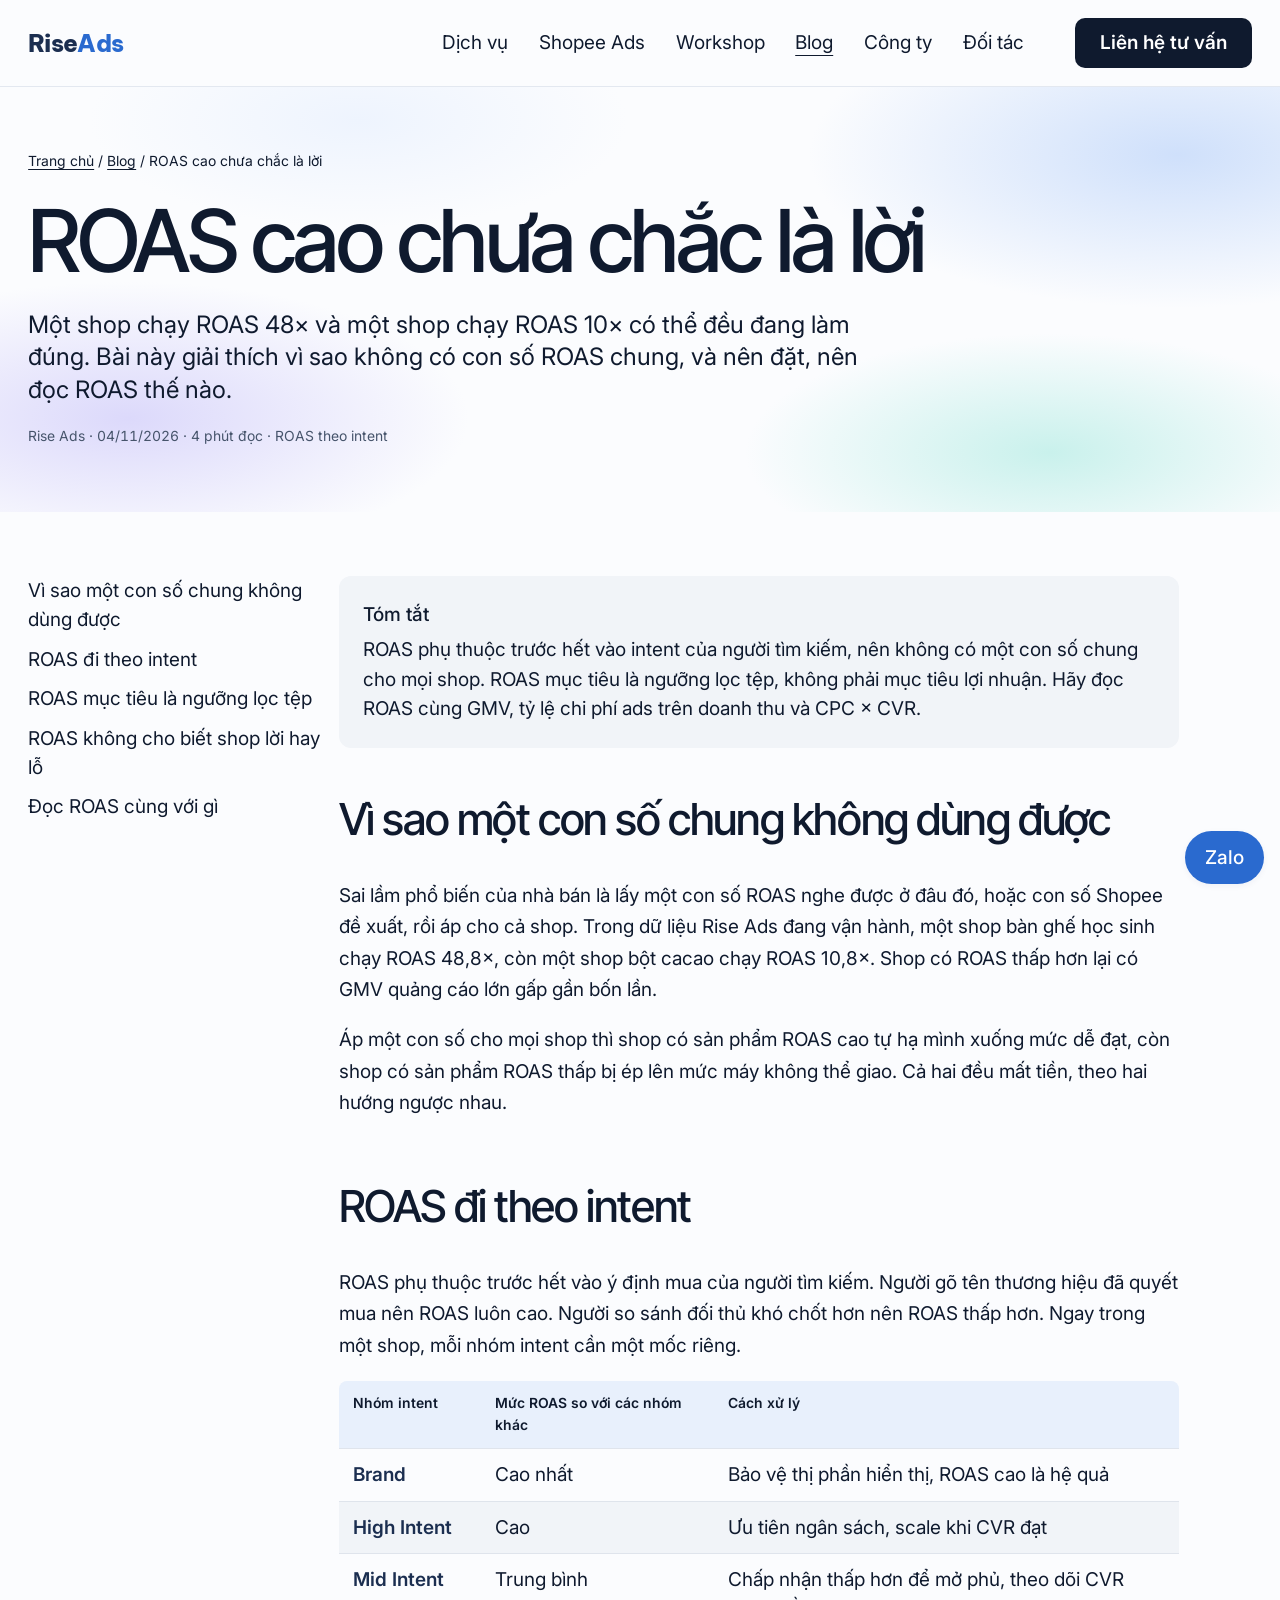
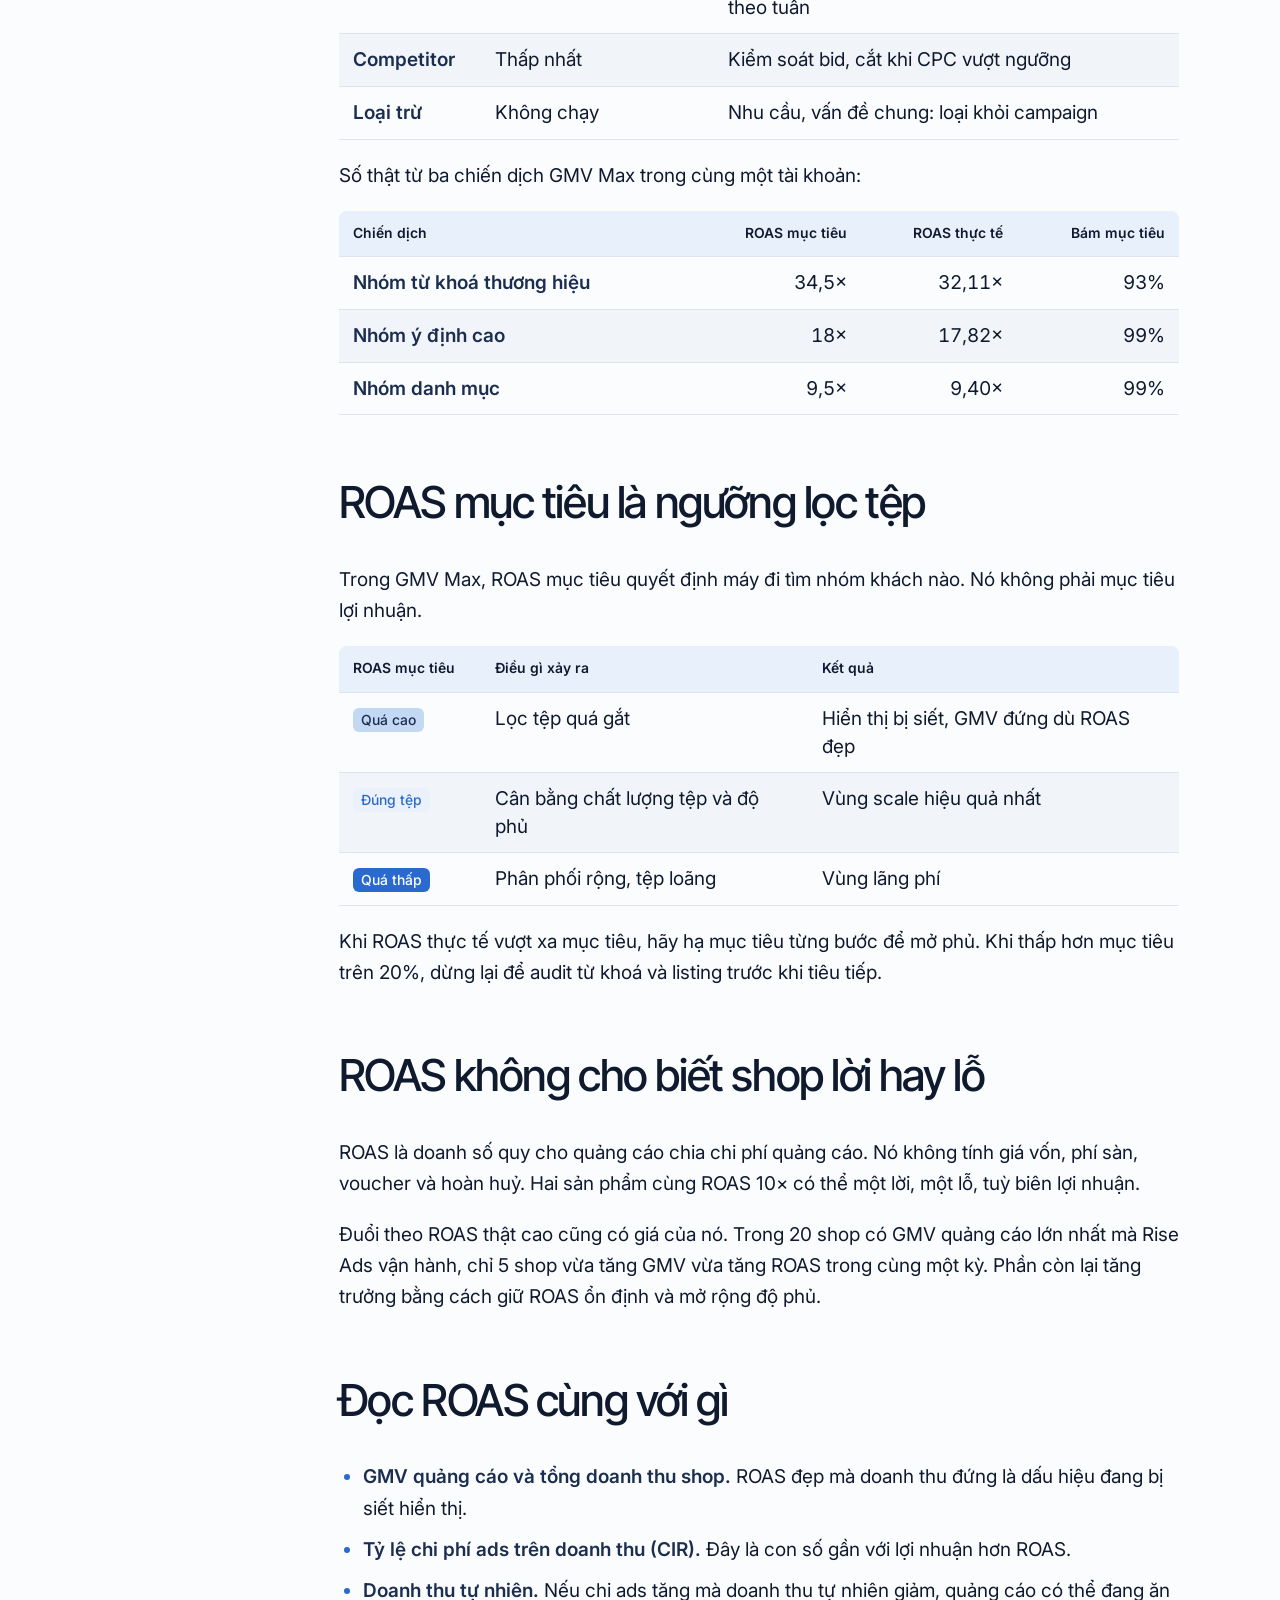
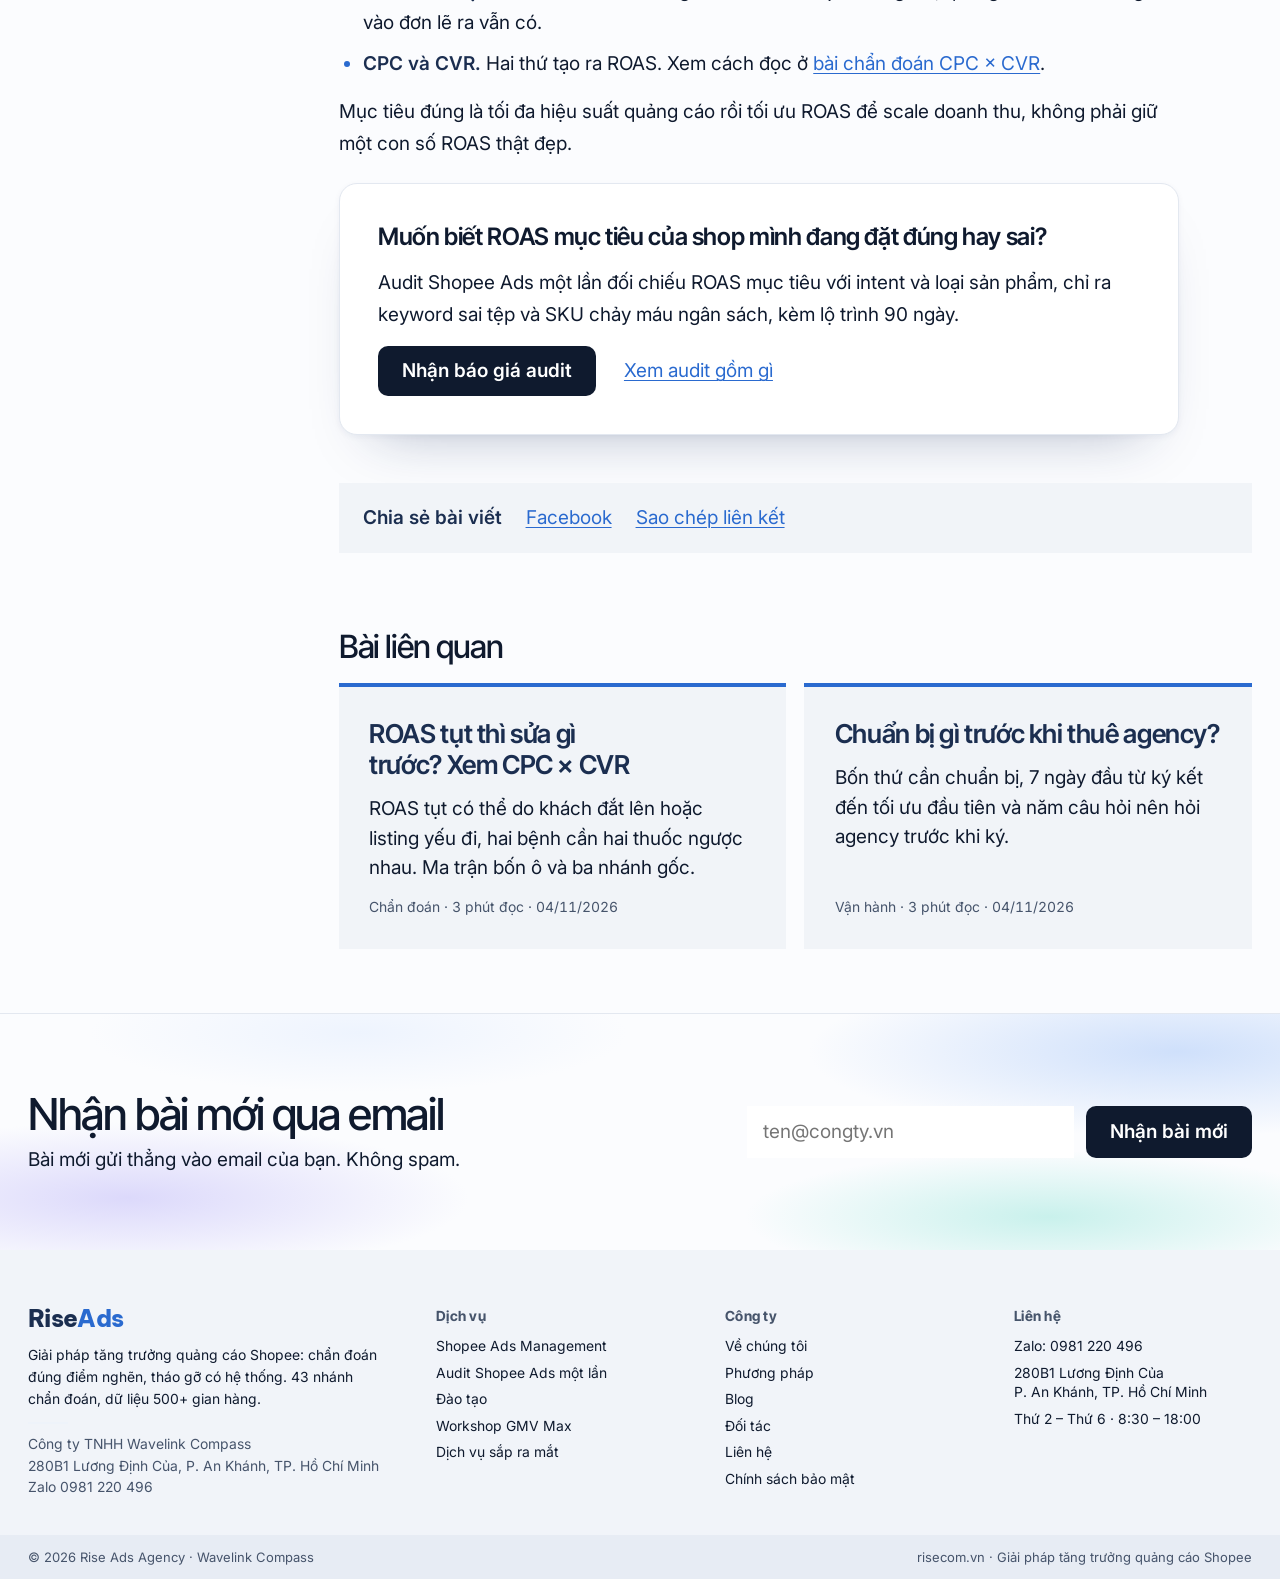
<file: blog-roas-theo-intent.html>
<!doctype html>
<html lang="vi" data-tone="light">
<head>
<meta charset="utf-8">
<meta name="viewport" content="width=device-width, initial-scale=1">
<title>ROAS bao nhiêu là đủ? Đặt ROAS Shopee Ads theo intent, không theo một con số chung | Rise Ads</title>
<meta name="description" content="ROAS phụ thuộc vào ý định mua và không phản ánh lợi nhuận. Cách đặt ROAS mục tiêu theo intent, đọc ROAS cùng GMV và tỷ lệ chi phí ads, kèm số thật từ tài khoản đang chạy.">
<link rel="canonical" href="https://risecom.vn/blog-roas-theo-intent.html">
<meta name="theme-color" content="#fbfcfe">
<meta property="og:type" content="article">
<meta property="og:title" content="ROAS bao nhiêu là đủ? Đặt ROAS Shopee Ads theo intent, không theo một con số chung">
<meta property="og:description" content="ROAS phụ thuộc vào ý định mua và không phản ánh lợi nhuận. Cách đặt ROAS mục tiêu theo intent, đọc ROAS cùng GMV và tỷ lệ chi phí ads, kèm số thật từ tài khoản đang chạy.">
<meta property="og:image" content="https://risecom.vn/assets/workshop/photo-1.jpg">
<meta property="og:url" content="https://risecom.vn/blog-roas-theo-intent.html">
<link rel="icon" href="favicon.svg" type="image/svg+xml">
<link rel="preconnect" href="https://fonts.googleapis.com">
<link rel="preconnect" href="https://fonts.gstatic.com" crossorigin>
<link href="https://fonts.googleapis.com/css2?family=Be+Vietnam+Pro:wght@800&family=Inter+Tight:wght@400;500;600&family=Inter:wght@400;500;600&family=IBM+Plex+Mono:wght@400;500&display=swap" rel="stylesheet">
<link rel="stylesheet" href="styles.css?v=20261118zd">
<script type="application/ld+json">{"@context": "https://schema.org", "@type": "Article", "headline": "ROAS bao nhiêu là đủ? Đặt ROAS Shopee Ads theo intent, không theo một con số chung", "description": "ROAS phụ thuộc vào ý định mua và không phản ánh lợi nhuận. Cách đặt ROAS mục tiêu theo intent, đọc ROAS cùng GMV và tỷ lệ chi phí ads, kèm số thật từ tài khoản đang chạy.", "datePublished": "2026-11-04", "dateModified": "2026-11-04", "inLanguage": "vi", "author": {"@type": "Organization", "name": "Rise Ads"}, "publisher": {"@type": "Organization", "name": "Rise Ads Agency", "url": "https://risecom.vn/"}, "mainEntityOfPage": "https://risecom.vn/blog-roas-theo-intent.html", "image": "https://risecom.vn/assets/workshop/photo-1.jpg"}</script>
<script type="application/ld+json">{"@context": "https://schema.org", "@type": "BreadcrumbList", "itemListElement": [{"@type": "ListItem", "position": 1, "name": "Trang chủ", "item": "https://risecom.vn/"}, {"@type": "ListItem", "position": 2, "name": "Blog", "item": "https://risecom.vn/blog.html"}, {"@type": "ListItem", "position": 3, "name": "ROAS cao chưa chắc là lời", "item": "https://risecom.vn/blog-roas-theo-intent.html"}]}</script>
</head>
<body>

<div class="topbar field-navy">
  <header class="nav wrap">
    <a class="mark" href="index.html" aria-label="RiseAds, trang chủ">Rise<b>Ads</b></a>
    <nav class="nav-links" aria-label="Chính">
      <a href="services.html">Dịch vụ</a>
      <a href="shopee-ads.html">Shopee Ads</a>
      <a href="workshop.html">Workshop</a>
      <a href="blog.html" aria-current="page">Blog</a>
      <a href="company.html">Công ty</a>
      <a href="clients.html">Đối tác</a>
    </nav>
    <div class="nav-act">
      <button class="btn" type="button" data-modal="tu-van">Liên hệ tư vấn</button>
      <button class="menu-btn" type="button" aria-expanded="false" aria-controls="sheet">Menu</button>
    </div>
  </header>
</div>
<div class="field-navy">
  <section class="hero post-head" aria-labelledby="h1">
    <div class="wrap">
      <p class="crumb"><a href="index.html">Trang chủ</a> / <a href="blog.html">Blog</a> / ROAS cao chưa chắc là lời</p>
      <h1 id="h1">ROAS cao chưa chắc là lời</h1>
      <p class="lead">Một shop chạy ROAS 48× và một shop chạy ROAS 10× có thể đều đang làm đúng. Bài này giải thích vì sao không có con số ROAS chung, và nên đặt, nên đọc ROAS thế nào.</p>
      <p class="post-meta">Rise Ads · 04/11/2026 · 4 phút đọc · ROAS theo intent</p>
    </div>
  </section>
</div>

<div class="wrap hub hub-post">
  <aside class="toc" aria-label="Mục lục bài viết">
    <ol>
      <li><a href="#vi-sao-mot-con-so-chung-khong-dung-duoc">Vì sao một con số chung không dùng được</a></li>
      <li><a href="#roas-di-theo-intent">ROAS đi theo intent</a></li>
      <li><a href="#roas-muc-tieu-la-nguong-loc-tep">ROAS mục tiêu là ngưỡng lọc tệp</a></li>
      <li><a href="#roas-khong-cho-biet-shop-loi-hay-lo">ROAS không cho biết shop lời hay lỗ</a></li>
      <li><a href="#doc-roas-cung-voi-gi">Đọc ROAS cùng với gì</a></li>
    </ol>
  </aside>
  <article class="hub-body">
    <div class="prose">
<div class="readfast"><b>Tóm tắt</b>ROAS phụ thuộc trước hết vào intent của người tìm kiếm, nên không có một con số chung cho mọi shop. ROAS mục tiêu là ngưỡng lọc tệp, không phải mục tiêu lợi nhuận. Hãy đọc ROAS cùng GMV, tỷ lệ chi phí ads trên doanh thu và CPC × CVR.</div>

<h2 id="vi-sao-mot-con-so-chung-khong-dung-duoc">Vì sao một con số chung không dùng được</h2>

<p>Sai lầm phổ biến của nhà bán là lấy một con số ROAS nghe được ở đâu đó, hoặc con số Shopee đề xuất, rồi áp cho cả shop. Trong dữ liệu Rise Ads đang vận hành, một shop bàn ghế học sinh chạy ROAS 48,8×, còn một shop bột cacao chạy ROAS 10,8×. Shop có ROAS thấp hơn lại có GMV quảng cáo lớn gấp gần bốn lần.</p>

<p>Áp một con số cho mọi shop thì shop có sản phẩm ROAS cao tự hạ mình xuống mức dễ đạt, còn shop có sản phẩm ROAS thấp bị ép lên mức máy không thể giao. Cả hai đều mất tiền, theo hai hướng ngược nhau.</p>

<h2 id="roas-di-theo-intent">ROAS đi theo intent</h2>

<p>ROAS phụ thuộc trước hết vào ý định mua của người tìm kiếm. Người gõ tên thương hiệu đã quyết mua nên ROAS luôn cao. Người so sánh đối thủ khó chốt hơn nên ROAS thấp hơn. Ngay trong một shop, mỗi nhóm intent cần một mốc riêng.</p>

<table class="tbl tbl-stack">
<thead><tr><th>Nhóm intent</th><th>Mức ROAS so với các nhóm khác</th><th>Cách xử lý</th></tr></thead>
<tbody>
<tr><td class="k" data-l="Nhóm intent">Brand</td><td data-l="Mức ROAS so với các nhóm khác">Cao nhất</td><td data-l="Cách xử lý">Bảo vệ thị phần hiển thị, ROAS cao là hệ quả</td></tr>
<tr><td class="k" data-l="Nhóm intent">High Intent</td><td data-l="Mức ROAS so với các nhóm khác">Cao</td><td data-l="Cách xử lý">Ưu tiên ngân sách, scale khi CVR đạt</td></tr>
<tr><td class="k" data-l="Nhóm intent">Mid Intent</td><td data-l="Mức ROAS so với các nhóm khác">Trung bình</td><td data-l="Cách xử lý">Chấp nhận thấp hơn để mở phủ, theo dõi CVR theo tuần</td></tr>
<tr><td class="k" data-l="Nhóm intent">Competitor</td><td data-l="Mức ROAS so với các nhóm khác">Thấp nhất</td><td data-l="Cách xử lý">Kiểm soát bid, cắt khi CPC vượt ngưỡng</td></tr>
<tr><td class="k" data-l="Nhóm intent">Loại trừ</td><td data-l="Mức ROAS so với các nhóm khác">Không chạy</td><td data-l="Cách xử lý">Nhu cầu, vấn đề chung: loại khỏi campaign</td></tr>
</tbody>
</table>

<p>Số thật từ ba chiến dịch GMV Max trong cùng một tài khoản:</p>

<table class="tbl tbl-stack">
<thead><tr><th>Chiến dịch</th><th class="r">ROAS mục tiêu</th><th class="r">ROAS thực tế</th><th class="r">Bám mục tiêu</th></tr></thead>
<tbody>
<tr><td class="k" data-l="Chiến dịch">Nhóm từ khoá thương hiệu</td><td class="r" data-l="ROAS mục tiêu">34,5×</td><td class="r" data-l="ROAS thực tế">32,11×</td><td class="r" data-l="Bám mục tiêu">93%</td></tr>
<tr><td class="k" data-l="Chiến dịch">Nhóm ý định cao</td><td class="r" data-l="ROAS mục tiêu">18×</td><td class="r" data-l="ROAS thực tế">17,82×</td><td class="r" data-l="Bám mục tiêu">99%</td></tr>
<tr><td class="k" data-l="Chiến dịch">Nhóm danh mục</td><td class="r" data-l="ROAS mục tiêu">9,5×</td><td class="r" data-l="ROAS thực tế">9,40×</td><td class="r" data-l="Bám mục tiêu">99%</td></tr>
</tbody>
</table>

<h2 id="roas-muc-tieu-la-nguong-loc-tep">ROAS mục tiêu là ngưỡng lọc tệp</h2>

<p>Trong GMV Max, ROAS mục tiêu quyết định máy đi tìm nhóm khách nào. Nó không phải mục tiêu lợi nhuận.</p>

<table class="tbl tbl-stack">
<thead><tr><th>ROAS mục tiêu</th><th>Điều gì xảy ra</th><th>Kết quả</th></tr></thead>
<tbody>
<tr><td class="k" data-l="ROAS mục tiêu"><span class="tag-warn">Quá cao</span></td><td data-l="Điều gì xảy ra">Lọc tệp quá gắt</td><td data-l="Kết quả">Hiển thị bị siết, GMV đứng dù ROAS đẹp</td></tr>
<tr><td class="k" data-l="ROAS mục tiêu"><span class="tag-ok">Đúng tệp</span></td><td data-l="Điều gì xảy ra">Cân bằng chất lượng tệp và độ phủ</td><td data-l="Kết quả">Vùng scale hiệu quả nhất</td></tr>
<tr><td class="k" data-l="ROAS mục tiêu"><span class="tag-risk">Quá thấp</span></td><td data-l="Điều gì xảy ra">Phân phối rộng, tệp loãng</td><td data-l="Kết quả">Vùng lãng phí</td></tr>
</tbody>
</table>

<p>Khi ROAS thực tế vượt xa mục tiêu, hãy hạ mục tiêu từng bước để mở phủ. Khi thấp hơn mục tiêu trên 20%, dừng lại để audit từ khoá và listing trước khi tiêu tiếp.</p>

<h2 id="roas-khong-cho-biet-shop-loi-hay-lo">ROAS không cho biết shop lời hay lỗ</h2>

<p>ROAS là doanh số quy cho quảng cáo chia chi phí quảng cáo. Nó không tính giá vốn, phí sàn, voucher và hoàn huỷ. Hai sản phẩm cùng ROAS 10× có thể một lời, một lỗ, tuỳ biên lợi nhuận.</p>

<p>Đuổi theo ROAS thật cao cũng có giá của nó. Trong 20 shop có GMV quảng cáo lớn nhất mà Rise Ads vận hành, chỉ 5 shop vừa tăng GMV vừa tăng ROAS trong cùng một kỳ. Phần còn lại tăng trưởng bằng cách giữ ROAS ổn định và mở rộng độ phủ.</p>

<h2 id="doc-roas-cung-voi-gi">Đọc ROAS cùng với gì</h2>

<ul>
<li><b>GMV quảng cáo và tổng doanh thu shop.</b> ROAS đẹp mà doanh thu đứng là dấu hiệu đang bị siết hiển thị.</li>
<li><b>Tỷ lệ chi phí ads trên doanh thu (CIR).</b> Đây là con số gần với lợi nhuận hơn ROAS.</li>
<li><b>Doanh thu tự nhiên.</b> Nếu chi ads tăng mà doanh thu tự nhiên giảm, quảng cáo có thể đang ăn vào đơn lẽ ra vẫn có.</li>
<li><b>CPC và CVR.</b> Hai thứ tạo ra ROAS. Xem cách đọc ở <a href="blog-doc-shop-cpc-cvr.html">bài chẩn đoán CPC × CVR</a>.</li>
</ul>

<p>Mục tiêu đúng là tối đa hiệu suất quảng cáo rồi tối ưu ROAS để scale doanh thu, không phải giữ một con số ROAS thật đẹp.</p>

<div class="panel">
<h3>Muốn biết ROAS mục tiêu của shop mình đang đặt đúng hay sai?</h3>
<p class="mt-s">Audit Shopee Ads một lần đối chiếu ROAS mục tiêu với intent và loại sản phẩm, chỉ ra keyword sai tệp và SKU chảy máu ngân sách, kèm lộ trình 90 ngày.</p>
<div class="actions mt-s"><button class="btn" type="button" data-modal="audit">Nhận báo giá audit</button><a class="link" href="services.html#h-audit">Xem audit gồm gì</a></div>
</div>
    </div>
    <div class="share">
      <b>Chia sẻ bài viết</b>
      <a class="link" href="https://www.facebook.com/sharer/sharer.php?u=https://risecom.vn/blog-roas-theo-intent.html" target="_blank" rel="noopener">Facebook</a>
      <span><button class="link" type="button" data-copy>Sao chép liên kết</button> <span class="small" data-copy-note aria-live="polite"></span></span>
    </div>
    <section class="related" aria-labelledby="h-related">
      <h2 id="h-related">Bài liên quan</h2>
      <div class="post-grid">
        <article class="post-card" data-post data-cat="chan-doan" data-text="ROAS tụt thì sửa gì trước? Xem CPC × CVR ROAS tụt có thể do khách đắt lên hoặc listing yếu đi, hai bệnh cần hai thuốc ngược nhau. Ma trận bốn ô và ba nhánh gốc. Chẩn đoán">
          <h3><a href="blog-doc-shop-cpc-cvr.html">ROAS tụt thì sửa gì trước? Xem CPC × CVR</a></h3>
          <p>ROAS tụt có thể do khách đắt lên hoặc listing yếu đi, hai bệnh cần hai thuốc ngược nhau. Ma trận bốn ô và ba nhánh gốc.</p>
          <p class="post-meta">Chẩn đoán · 3 phút đọc · 04/11/2026</p>
        </article>
        <article class="post-card" data-post data-cat="van-hanh" data-text="Chuẩn bị gì trước khi thuê agency? Bốn thứ cần chuẩn bị, 7 ngày đầu từ ký kết đến tối ưu đầu tiên và năm câu hỏi nên hỏi agency trước khi ký. Vận hành">
          <h3><a href="blog-chuan-bi-thue-agency.html">Chuẩn bị gì trước khi thuê agency?</a></h3>
          <p>Bốn thứ cần chuẩn bị, 7 ngày đầu từ ký kết đến tối ưu đầu tiên và năm câu hỏi nên hỏi agency trước khi ký.</p>
          <p class="post-meta">Vận hành · 3 phút đọc · 04/11/2026</p>
        </article>
      </div>
    </section>
  </article>
</div>

<section class="field-navy cta-band" aria-labelledby="h-sub">
  <div class="wrap">
    <div class="cta-text reveal">
      <h2 id="h-sub">Nhận bài mới qua email</h2>
      <p class="lead">Bài mới gửi thẳng vào email của bạn. Không spam.</p>
    </div>
    <form class="sub-inline" data-form data-done="Đã đăng ký. Bài mới sẽ gửi tới email của bạn." novalidate aria-label="Nhận bài mới qua email">
          <label class="visually-hidden" for="b-email-end">Email</label>
          <input id="b-email-end" name="email" type="email" required autocomplete="email" placeholder="ten@congty.vn">
          <button class="btn" type="submit">Nhận bài mới</button>
          <input type="hidden" name="service" value="blog-dang-ky">
          <div class="hp" aria-hidden="true"><label>Website<input name="website_url" tabindex="-1" autocomplete="off"></label></div>
          <p class="err" aria-live="polite"></p>
          <p class="f-done" hidden></p>
        </form>
  </div>
</section>

<footer class="field-navy foot">
  <div class="wrap">
    <div class="foot-grid">
      <div class="foot-brand">
        <a class="mark" href="index.html">Rise<b>Ads</b></a>
        <p class="mt-s">Giải pháp tăng trưởng quảng cáo Shopee: chẩn đoán đúng điểm nghẽn, tháo gỡ có hệ thống. 43 nhánh chẩn đoán, dữ liệu 500+ gian hàng.</p>
        <p class="foot-legal">Công ty TNHH Wavelink Compass<br>280B1 Lương Định Của, P. An Khánh, TP. Hồ Chí Minh<br>Zalo 0981 220 496</p>
      </div>
      <nav class="foot-col" aria-label="Dịch vụ">
        <h4>Dịch vụ</h4>
        <a href="shopee-ads.html">Shopee Ads Management</a>
        <a href="services.html#audit">Audit Shopee Ads một lần</a>
        <a href="services.html#dao-tao">Đào tạo</a>
        <a href="workshop.html">Workshop GMV Max</a>
        <a href="services.html#sap-ra-mat">Dịch vụ sắp ra mắt</a>
      </nav>
      <nav class="foot-col" aria-label="Công ty">
        <h4>Công ty</h4>
        <a href="company.html">Về chúng tôi</a>
        <a href="shopee-ads.html#quy-trinh">Phương pháp</a>
        <a href="blog.html">Blog</a>
        <a href="clients.html">Đối tác</a>
        <a href="contact.html">Liên hệ</a>
        <a href="contact.html#bao-mat">Chính sách bảo mật</a>
      </nav>
      <div class="foot-col">
        <h4>Liên hệ</h4>
        <a href="https://zalo.me/0981220496">Zalo: 0981 220 496</a>
        <p>280B1 Lương Định Của<br>P. An Khánh, TP. Hồ Chí Minh</p>
        <p>Thứ 2 – Thứ 6 · 8:30 – 18:00</p>
      </div>
    </div>
    <div class="foot-end">
      <span>© 2026 Rise Ads Agency · Wavelink Compass</span>
      <span>risecom.vn · Giải pháp tăng trưởng quảng cáo Shopee</span>
    </div>
  </div>
</footer>
<div id="sheet" class="sheet" hidden tabindex="-1">
  <div class="sheet-top"><a class="mark" href="index.html">Rise<b>Ads</b></a><button class="link sheet-close" type="button">Đóng</button></div>
  <nav aria-label="Menu điện thoại"><a href="services.html">Dịch vụ</a><a href="shopee-ads.html">Shopee Ads</a><a href="workshop.html">Workshop</a><a href="blog.html">Blog</a><a href="company.html">Công ty</a><a href="clients.html">Đối tác</a><a href="contact.html">Liên hệ</a></nav>
  <p class="sheet-foot"><a href="https://zalo.me/0981220496">Zalo 0981 220 496</a></p>
</div>

<dialog id="contact-modal" class="modal" aria-labelledby="m-title">
  <div class="m-in">
    <div class="m-top"><div><h2 id="m-title">Tư vấn miễn phí 30 phút</h2><p class="small mt-s">Chúng tôi chẩn đoán shop trước khi đề xuất. Phản hồi trong 24 giờ làm việc.</p></div><button class="link" type="button" data-modal-close>Đóng</button></div>
    <form class="form" data-form novalidate>
      <div><label for="m-name">Tên / Công ty</label><input id="m-name" name="name" required autocomplete="name"></div>
      <div><label for="m-phone">Số Zalo</label><input id="m-phone" name="phone" type="tel" required inputmode="tel" autocomplete="tel" aria-describedby="m-phone-h"><p id="m-phone-h" class="hint small">Zalo là kênh ưu tiên, phản hồi nhanh nhất.</p></div>
      <div><label for="m-service">Dịch vụ quan tâm</label><select id="m-service" name="service"><option value="tu-van">Shopee Ads Management</option><option value="bao-gia">Báo giá Shopee Ads Management</option><option value="audit">Audit Shopee Ads (1 lần)</option><option value="dao-tao">Đào tạo, Workshop GMV Max</option><option value="khac">Khác</option></select></div>
      <div><label for="m-ind">Ngành hàng</label><select id="m-ind" name="industry"><option value="">Chọn ngành</option></select></div>
      <div><label for="m-spend">Chi phí Ads / tháng</label><input id="m-spend" name="ads_spend" inputmode="decimal" placeholder="VD: 120 triệu"></div>
      <div><label for="m-rev">Doanh thu từ Ads / tháng</label><input id="m-rev" name="ads_revenue" inputmode="decimal" placeholder="VD: 1,5 tỷ"><p class="roas-out small" aria-live="polite"></p></div>
      <div class="f-full"><label for="m-issue">Vấn đề đang gặp</label><textarea id="m-issue" name="issue" placeholder="Tăng ngân sách là ROAS tụt, nhiều click không ra đơn, số lên xuống không rõ vì sao..."></textarea></div>
      <div class="hp" aria-hidden="true"><label>Website<input name="website_url" tabindex="-1" autocomplete="off"></label></div>
      <p class="err f-full" aria-live="polite"></p>
      <div class="f-act actions"><button class="btn" type="submit">Gửi yêu cầu tư vấn</button><span class="small">Phản hồi trong 24 giờ làm việc</span></div>
      <p class="f-done" hidden></p>
    </form>
  </div>
</dialog>

<a class="zalo-fab" href="https://zalo.me/0981220496">Zalo</a>
<script src="app.js?v=20261118t" defer></script>
</body>
</html>
</file>
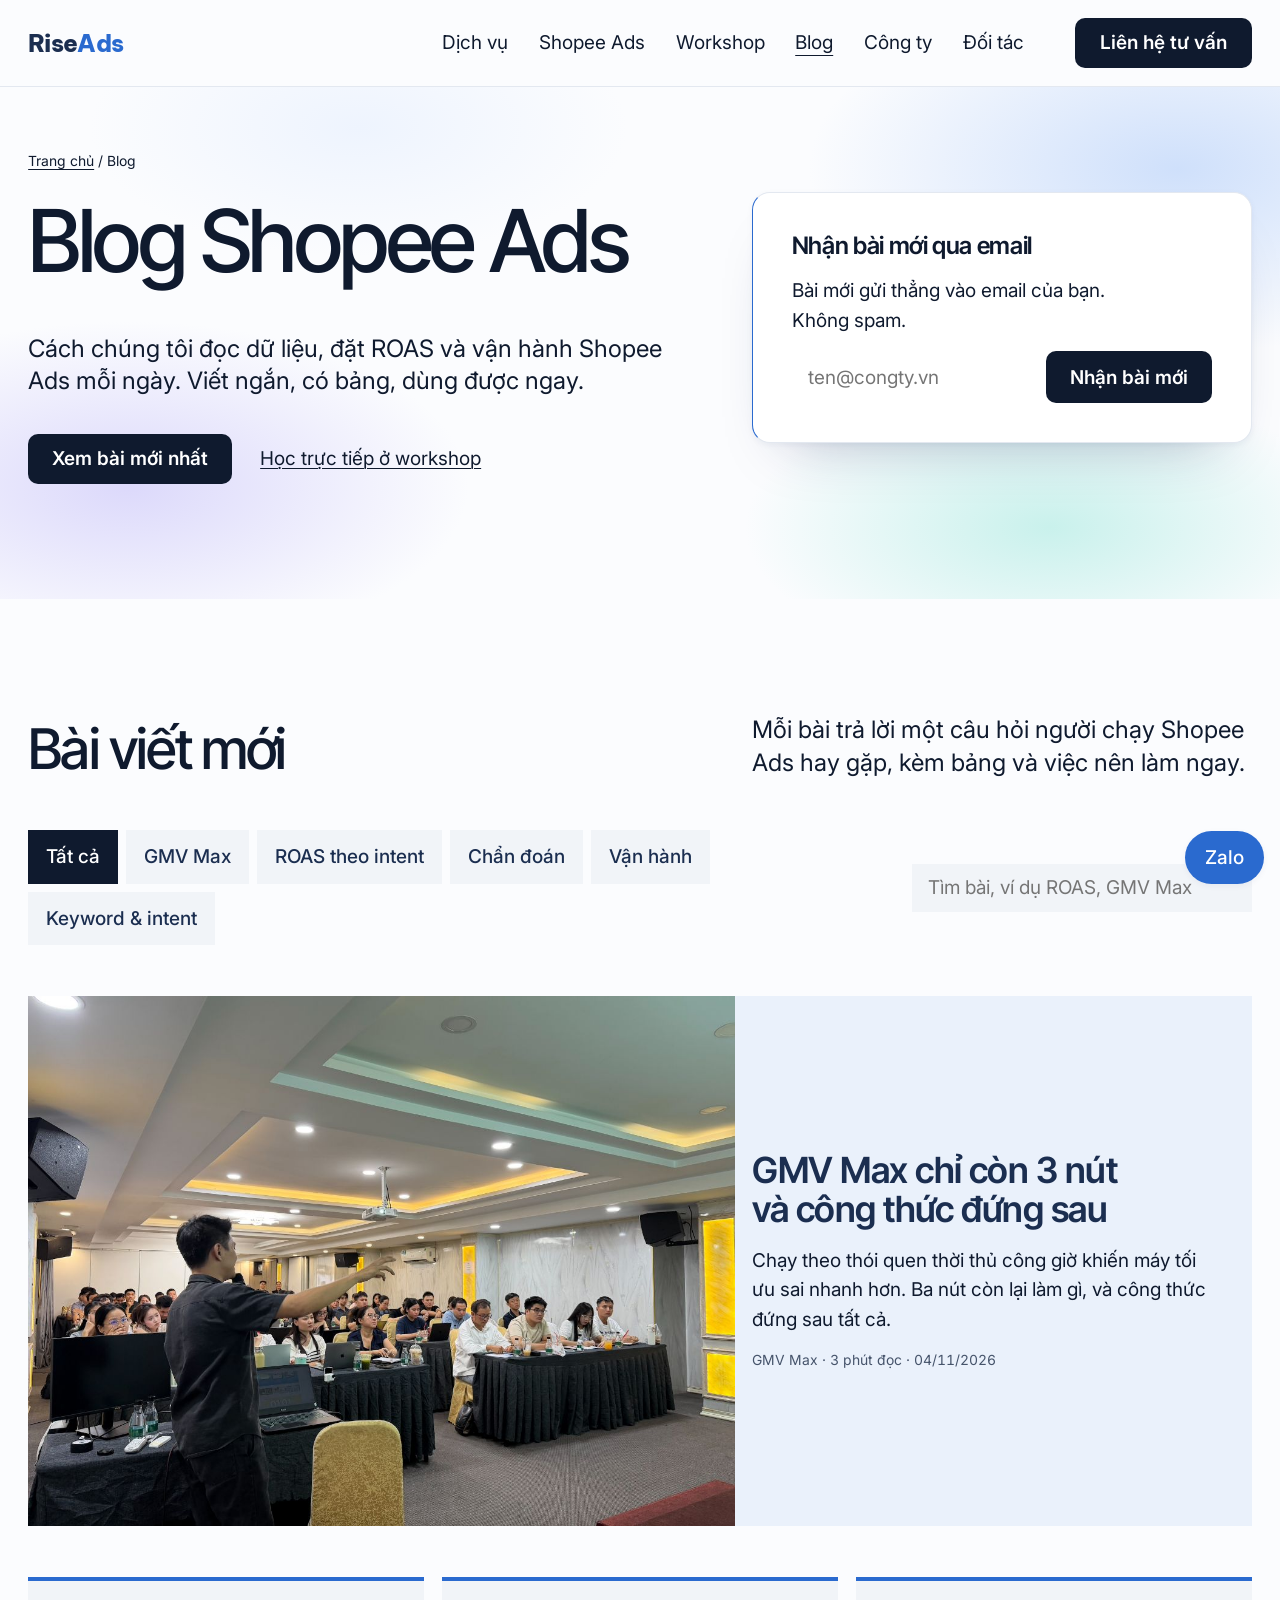
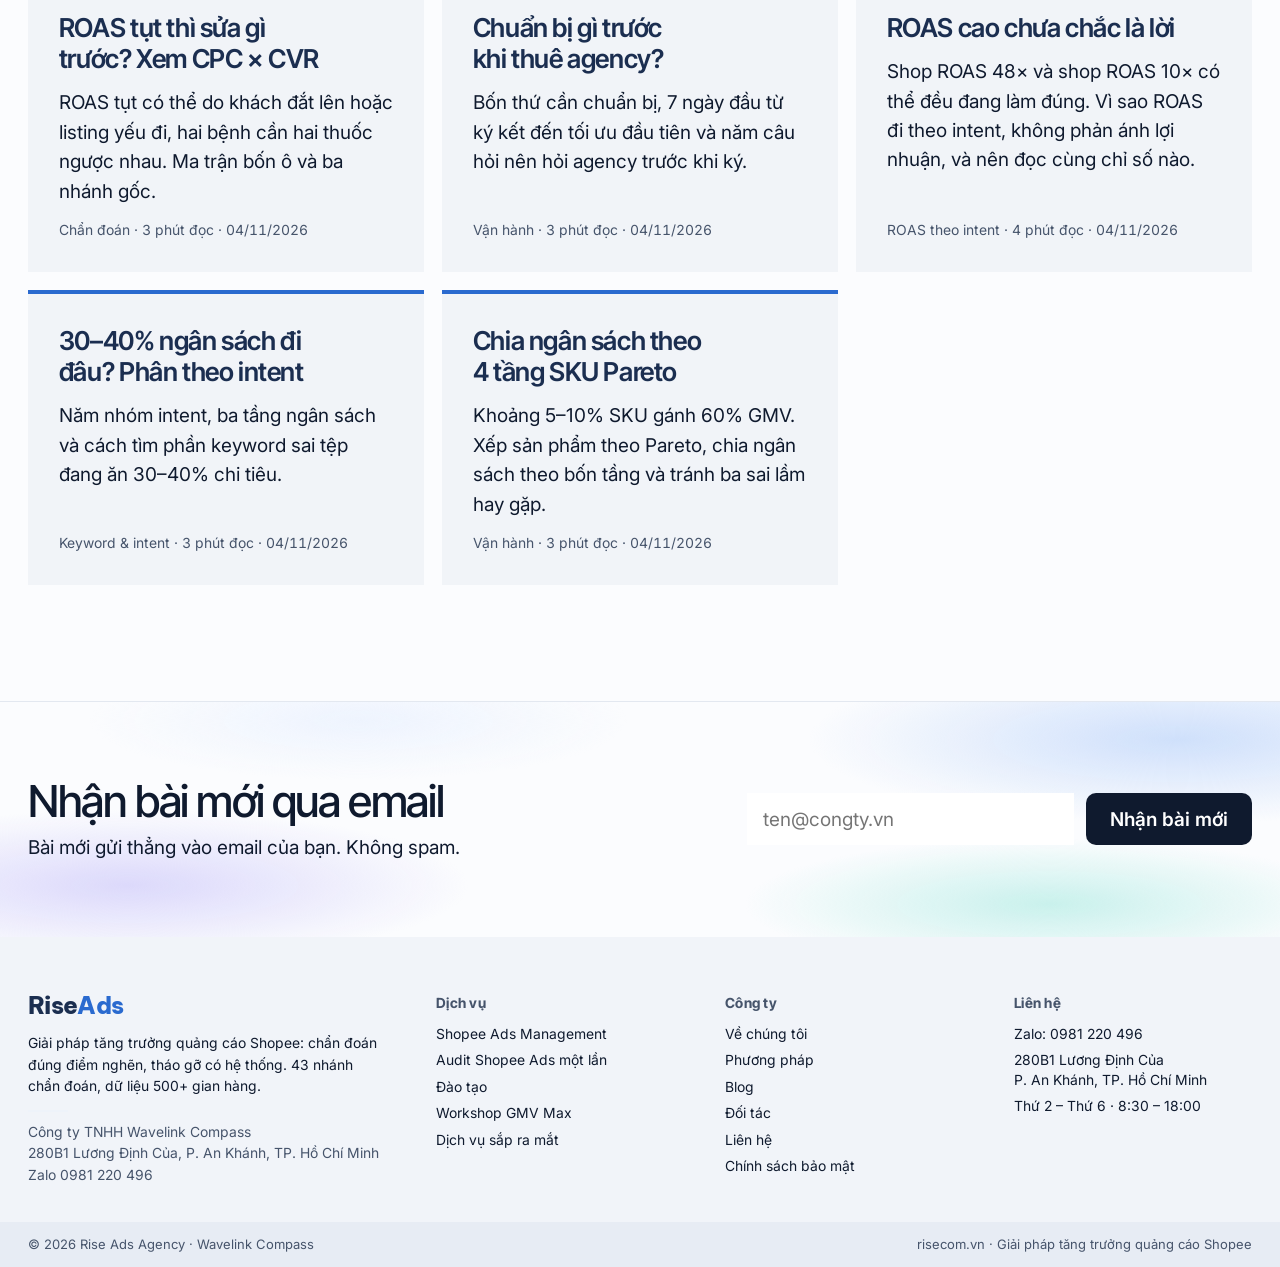
<file: blog.html>
<!doctype html>
<html lang="vi" data-tone="light">
<head>
<meta charset="utf-8">
<meta name="viewport" content="width=device-width, initial-scale=1">
<title>Blog Rise Ads – Cách đọc dữ liệu và vận hành Shopee Ads</title>
<meta name="description" content="Cách Rise Ads đọc dữ liệu, đặt ROAS theo intent và vận hành Shopee Ads mỗi ngày. Bài viết ngắn, có bảng, dùng được ngay.">
<link rel="canonical" href="https://risecom.vn/blog.html">
<meta name="theme-color" content="#fbfcfe">
<meta property="og:type" content="website">
<meta property="og:title" content="Blog Rise Ads – Shopee Ads, GMV Max, ROAS theo intent">
<meta property="og:description" content="Cách Rise Ads đọc dữ liệu, đặt ROAS theo intent và vận hành Shopee Ads mỗi ngày. Bài viết ngắn, có bảng, dùng được ngay.">
<meta property="og:image" content="https://risecom.vn/assets/workshop/photo-1.jpg">
<meta property="og:url" content="https://risecom.vn/blog.html">
<link rel="icon" href="favicon.svg" type="image/svg+xml">
<link rel="preconnect" href="https://fonts.googleapis.com">
<link rel="preconnect" href="https://fonts.gstatic.com" crossorigin>
<link href="https://fonts.googleapis.com/css2?family=Be+Vietnam+Pro:wght@800&family=Inter+Tight:wght@400;500;600&family=Inter:wght@400;500;600&family=IBM+Plex+Mono:wght@400;500&display=swap" rel="stylesheet">
<link rel="stylesheet" href="styles.css?v=20261118zd">
</head>
<body>

<div class="topbar field-navy">
  <header class="nav wrap">
    <a class="mark" href="index.html" aria-label="RiseAds, trang chủ">Rise<b>Ads</b></a>
    <nav class="nav-links" aria-label="Chính">
      <a href="services.html">Dịch vụ</a>
      <a href="shopee-ads.html">Shopee Ads</a>
      <a href="workshop.html">Workshop</a>
      <a href="blog.html" aria-current="page">Blog</a>
      <a href="company.html">Công ty</a>
      <a href="clients.html">Đối tác</a>
    </nav>
    <div class="nav-act">
      <button class="btn" type="button" data-modal="tu-van">Liên hệ tư vấn</button>
      <button class="menu-btn" type="button" aria-expanded="false" aria-controls="sheet">Menu</button>
    </div>
  </header>
</div>
<div class="field-navy">
  <section class="hero" aria-labelledby="h1">
    <div class="wrap grid">
      <div class="hero-text">
        <p class="crumb"><a href="index.html">Trang chủ</a> / Blog</p>
        <h1 id="h1">Blog Shopee Ads</h1>
        <p class="lead">Cách chúng tôi đọc dữ liệu, đặt ROAS và vận hành Shopee Ads mỗi ngày. Viết ngắn, có bảng, dùng được ngay.</p>
        <div class="actions"><a class="btn" href="#bai-viet">Xem bài mới nhất</a><a class="link" href="workshop.html">Học trực tiếp ở workshop</a></div>
      </div>
      <div class="hero-media">
        <div class="panel">
          <h3>Nhận bài mới qua email</h3>
          <p class="mt-s">Bài mới gửi thẳng vào email của bạn. Không spam.</p>
          <form class="sub-inline" data-form data-done="Đã đăng ký. Bài mới sẽ gửi tới email của bạn." novalidate aria-label="Nhận bài mới qua email">
          <label class="visually-hidden" for="b-email-top">Email</label>
          <input id="b-email-top" name="email" type="email" required autocomplete="email" placeholder="ten@congty.vn">
          <button class="btn" type="submit">Nhận bài mới</button>
          <input type="hidden" name="service" value="blog-dang-ky">
          <div class="hp" aria-hidden="true"><label>Website<input name="website_url" tabindex="-1" autocomplete="off"></label></div>
          <p class="err" aria-live="polite"></p>
          <p class="f-done" hidden></p>
        </form>
        </div>
      </div>
    </div>
  </section>
</div>

<section id="bai-viet" aria-labelledby="h-bai-viet">
  <div class="wrap" data-blog>
    <div class="sec-head reveal">
      <h2 id="h-bai-viet">Bài viết mới</h2>
      <p class="lead">Mỗi bài trả lời một câu hỏi người chạy Shopee Ads hay gặp, kèm bảng và việc nên làm ngay.</p>
    </div>
    <div class="blog-tools reveal">
      <div class="chips" role="group" aria-label="Lọc theo chủ đề">
          <button class="chip" type="button" data-cat-btn="all" aria-pressed="true">Tất cả</button>
          <button class="chip" type="button" data-cat-btn="gmv-max" aria-pressed="false">GMV Max</button>
          <button class="chip" type="button" data-cat-btn="roas-theo-intent" aria-pressed="false">ROAS theo intent</button>
          <button class="chip" type="button" data-cat-btn="chan-doan" aria-pressed="false">Chẩn đoán</button>
          <button class="chip" type="button" data-cat-btn="van-hanh" aria-pressed="false">Vận hành</button>
          <button class="chip" type="button" data-cat-btn="keyword-intent" aria-pressed="false">Keyword &amp; intent</button>
      </div>
      <div>
        <label class="visually-hidden" for="blog-search">Tìm bài viết</label>
        <input id="blog-search" type="search" data-search placeholder="Tìm bài, ví dụ ROAS, GMV Max" autocomplete="off">
      </div>
    </div>
    <article class="post-feature" data-post data-cat="gmv-max" data-text="GMV Max chỉ còn 3 nút và công thức đứng sau Chạy theo thói quen thời thủ công giờ khiến máy tối ưu sai nhanh hơn. Ba nút còn lại làm gì, và công thức đứng sau tất cả. GMV Max">
        <figure class="pf-photo"><img src="assets/workshop/photo-1.jpg" alt="Buổi workshop GMV Max của Rise Ads: giảng viên đứng trước lớp, học viên mở laptop" width="1200" height="873"></figure>
        <div class="pf-text">
          <h3><a href="blog-gmv-max-3-nut.html">GMV Max chỉ còn 3 nút và công thức đứng sau</a></h3>
          <p class="mt-s">Chạy theo thói quen thời thủ công giờ khiến máy tối ưu sai nhanh hơn. Ba nút còn lại làm gì, và công thức đứng sau tất cả.</p>
          <p class="post-meta mt-s">GMV Max · 3 phút đọc · 04/11/2026</p>
        </div>
      </article>
    <div class="post-grid">
        <article class="post-card" data-post data-cat="chan-doan" data-text="ROAS tụt thì sửa gì trước? Xem CPC × CVR ROAS tụt có thể do khách đắt lên hoặc listing yếu đi, hai bệnh cần hai thuốc ngược nhau. Ma trận bốn ô và ba nhánh gốc. Chẩn đoán">
          <h3><a href="blog-doc-shop-cpc-cvr.html">ROAS tụt thì sửa gì trước? Xem CPC × CVR</a></h3>
          <p>ROAS tụt có thể do khách đắt lên hoặc listing yếu đi, hai bệnh cần hai thuốc ngược nhau. Ma trận bốn ô và ba nhánh gốc.</p>
          <p class="post-meta">Chẩn đoán · 3 phút đọc · 04/11/2026</p>
        </article>
        <article class="post-card" data-post data-cat="van-hanh" data-text="Chuẩn bị gì trước khi thuê agency? Bốn thứ cần chuẩn bị, 7 ngày đầu từ ký kết đến tối ưu đầu tiên và năm câu hỏi nên hỏi agency trước khi ký. Vận hành">
          <h3><a href="blog-chuan-bi-thue-agency.html">Chuẩn bị gì trước khi thuê agency?</a></h3>
          <p>Bốn thứ cần chuẩn bị, 7 ngày đầu từ ký kết đến tối ưu đầu tiên và năm câu hỏi nên hỏi agency trước khi ký.</p>
          <p class="post-meta">Vận hành · 3 phút đọc · 04/11/2026</p>
        </article>
        <article class="post-card" data-post data-cat="roas-theo-intent" data-text="ROAS cao chưa chắc là lời Shop ROAS 48× và shop ROAS 10× có thể đều đang làm đúng. Vì sao ROAS đi theo intent, không phản ánh lợi nhuận, và nên đọc cùng chỉ số nào. ROAS theo intent">
          <h3><a href="blog-roas-theo-intent.html">ROAS cao chưa chắc là lời</a></h3>
          <p>Shop ROAS 48× và shop ROAS 10× có thể đều đang làm đúng. Vì sao ROAS đi theo intent, không phản ánh lợi nhuận, và nên đọc cùng chỉ số nào.</p>
          <p class="post-meta">ROAS theo intent · 4 phút đọc · 04/11/2026</p>
        </article>
        <article class="post-card" data-post data-cat="keyword-intent" data-text="30–40% ngân sách đi đâu? Phân theo intent Năm nhóm intent, ba tầng ngân sách và cách tìm phần keyword sai tệp đang ăn 30–40% chi tiêu. Keyword &amp; intent">
          <h3><a href="blog-keyword-intent-sai-tep.html">30–40% ngân sách đi đâu? Phân theo intent</a></h3>
          <p>Năm nhóm intent, ba tầng ngân sách và cách tìm phần keyword sai tệp đang ăn 30–40% chi tiêu.</p>
          <p class="post-meta">Keyword &amp; intent · 3 phút đọc · 04/11/2026</p>
        </article>
        <article class="post-card" data-post data-cat="van-hanh" data-text="Chia ngân sách theo 4 tầng SKU Pareto Khoảng 5–10% SKU gánh 60% GMV. Xếp sản phẩm theo Pareto, chia ngân sách theo bốn tầng và tránh ba sai lầm hay gặp. Vận hành">
          <h3><a href="blog-chia-ngan-sach-4-tang-sku.html">Chia ngân sách theo 4 tầng SKU Pareto</a></h3>
          <p>Khoảng 5–10% SKU gánh 60% GMV. Xếp sản phẩm theo Pareto, chia ngân sách theo bốn tầng và tránh ba sai lầm hay gặp.</p>
          <p class="post-meta">Vận hành · 3 phút đọc · 04/11/2026</p>
        </article>
    </div>
    <p class="note blog-empty" data-empty hidden>Chưa có bài phù hợp. Thử từ khoá khác hoặc chọn Tất cả.</p>
  </div>
</section>

<section class="field-navy cta-band" aria-labelledby="h-sub">
  <div class="wrap">
    <div class="cta-text reveal">
      <h2 id="h-sub">Nhận bài mới qua email</h2>
      <p class="lead">Bài mới gửi thẳng vào email của bạn. Không spam.</p>
    </div>
    <form class="sub-inline" data-form data-done="Đã đăng ký. Bài mới sẽ gửi tới email của bạn." novalidate aria-label="Nhận bài mới qua email">
          <label class="visually-hidden" for="b-email-end">Email</label>
          <input id="b-email-end" name="email" type="email" required autocomplete="email" placeholder="ten@congty.vn">
          <button class="btn" type="submit">Nhận bài mới</button>
          <input type="hidden" name="service" value="blog-dang-ky">
          <div class="hp" aria-hidden="true"><label>Website<input name="website_url" tabindex="-1" autocomplete="off"></label></div>
          <p class="err" aria-live="polite"></p>
          <p class="f-done" hidden></p>
        </form>
  </div>
</section>

<footer class="field-navy foot">
  <div class="wrap">
    <div class="foot-grid">
      <div class="foot-brand">
        <a class="mark" href="index.html">Rise<b>Ads</b></a>
        <p class="mt-s">Giải pháp tăng trưởng quảng cáo Shopee: chẩn đoán đúng điểm nghẽn, tháo gỡ có hệ thống. 43 nhánh chẩn đoán, dữ liệu 500+ gian hàng.</p>
        <p class="foot-legal">Công ty TNHH Wavelink Compass<br>280B1 Lương Định Của, P. An Khánh, TP. Hồ Chí Minh<br>Zalo 0981 220 496</p>
      </div>
      <nav class="foot-col" aria-label="Dịch vụ">
        <h4>Dịch vụ</h4>
        <a href="shopee-ads.html">Shopee Ads Management</a>
        <a href="services.html#audit">Audit Shopee Ads một lần</a>
        <a href="services.html#dao-tao">Đào tạo</a>
        <a href="workshop.html">Workshop GMV Max</a>
        <a href="services.html#sap-ra-mat">Dịch vụ sắp ra mắt</a>
      </nav>
      <nav class="foot-col" aria-label="Công ty">
        <h4>Công ty</h4>
        <a href="company.html">Về chúng tôi</a>
        <a href="shopee-ads.html#quy-trinh">Phương pháp</a>
        <a href="blog.html">Blog</a>
        <a href="clients.html">Đối tác</a>
        <a href="contact.html">Liên hệ</a>
        <a href="contact.html#bao-mat">Chính sách bảo mật</a>
      </nav>
      <div class="foot-col">
        <h4>Liên hệ</h4>
        <a href="https://zalo.me/0981220496">Zalo: 0981 220 496</a>
        <p>280B1 Lương Định Của<br>P. An Khánh, TP. Hồ Chí Minh</p>
        <p>Thứ 2 – Thứ 6 · 8:30 – 18:00</p>
      </div>
    </div>
    <div class="foot-end">
      <span>© 2026 Rise Ads Agency · Wavelink Compass</span>
      <span>risecom.vn · Giải pháp tăng trưởng quảng cáo Shopee</span>
    </div>
  </div>
</footer>
<div id="sheet" class="sheet" hidden tabindex="-1">
  <div class="sheet-top"><a class="mark" href="index.html">Rise<b>Ads</b></a><button class="link sheet-close" type="button">Đóng</button></div>
  <nav aria-label="Menu điện thoại"><a href="services.html">Dịch vụ</a><a href="shopee-ads.html">Shopee Ads</a><a href="workshop.html">Workshop</a><a href="blog.html">Blog</a><a href="company.html">Công ty</a><a href="clients.html">Đối tác</a><a href="contact.html">Liên hệ</a></nav>
  <p class="sheet-foot"><a href="https://zalo.me/0981220496">Zalo 0981 220 496</a></p>
</div>

<dialog id="contact-modal" class="modal" aria-labelledby="m-title">
  <div class="m-in">
    <div class="m-top"><div><h2 id="m-title">Tư vấn miễn phí 30 phút</h2><p class="small mt-s">Chúng tôi chẩn đoán shop trước khi đề xuất. Phản hồi trong 24 giờ làm việc.</p></div><button class="link" type="button" data-modal-close>Đóng</button></div>
    <form class="form" data-form novalidate>
      <div><label for="m-name">Tên / Công ty</label><input id="m-name" name="name" required autocomplete="name"></div>
      <div><label for="m-phone">Số Zalo</label><input id="m-phone" name="phone" type="tel" required inputmode="tel" autocomplete="tel" aria-describedby="m-phone-h"><p id="m-phone-h" class="hint small">Zalo là kênh ưu tiên, phản hồi nhanh nhất.</p></div>
      <div><label for="m-service">Dịch vụ quan tâm</label><select id="m-service" name="service"><option value="tu-van">Shopee Ads Management</option><option value="bao-gia">Báo giá Shopee Ads Management</option><option value="audit">Audit Shopee Ads (1 lần)</option><option value="dao-tao">Đào tạo, Workshop GMV Max</option><option value="khac">Khác</option></select></div>
      <div><label for="m-ind">Ngành hàng</label><select id="m-ind" name="industry"><option value="">Chọn ngành</option></select></div>
      <div><label for="m-spend">Chi phí Ads / tháng</label><input id="m-spend" name="ads_spend" inputmode="decimal" placeholder="VD: 120 triệu"></div>
      <div><label for="m-rev">Doanh thu từ Ads / tháng</label><input id="m-rev" name="ads_revenue" inputmode="decimal" placeholder="VD: 1,5 tỷ"><p class="roas-out small" aria-live="polite"></p></div>
      <div class="f-full"><label for="m-issue">Vấn đề đang gặp</label><textarea id="m-issue" name="issue" placeholder="Tăng ngân sách là ROAS tụt, nhiều click không ra đơn, số lên xuống không rõ vì sao..."></textarea></div>
      <div class="hp" aria-hidden="true"><label>Website<input name="website_url" tabindex="-1" autocomplete="off"></label></div>
      <p class="err f-full" aria-live="polite"></p>
      <div class="f-act actions"><button class="btn" type="submit">Gửi yêu cầu tư vấn</button><span class="small">Phản hồi trong 24 giờ làm việc</span></div>
      <p class="f-done" hidden></p>
    </form>
  </div>
</dialog>

<a class="zalo-fab" href="https://zalo.me/0981220496">Zalo</a>
<script src="app.js?v=20261118t" defer></script>
</body>
</html>
</file>
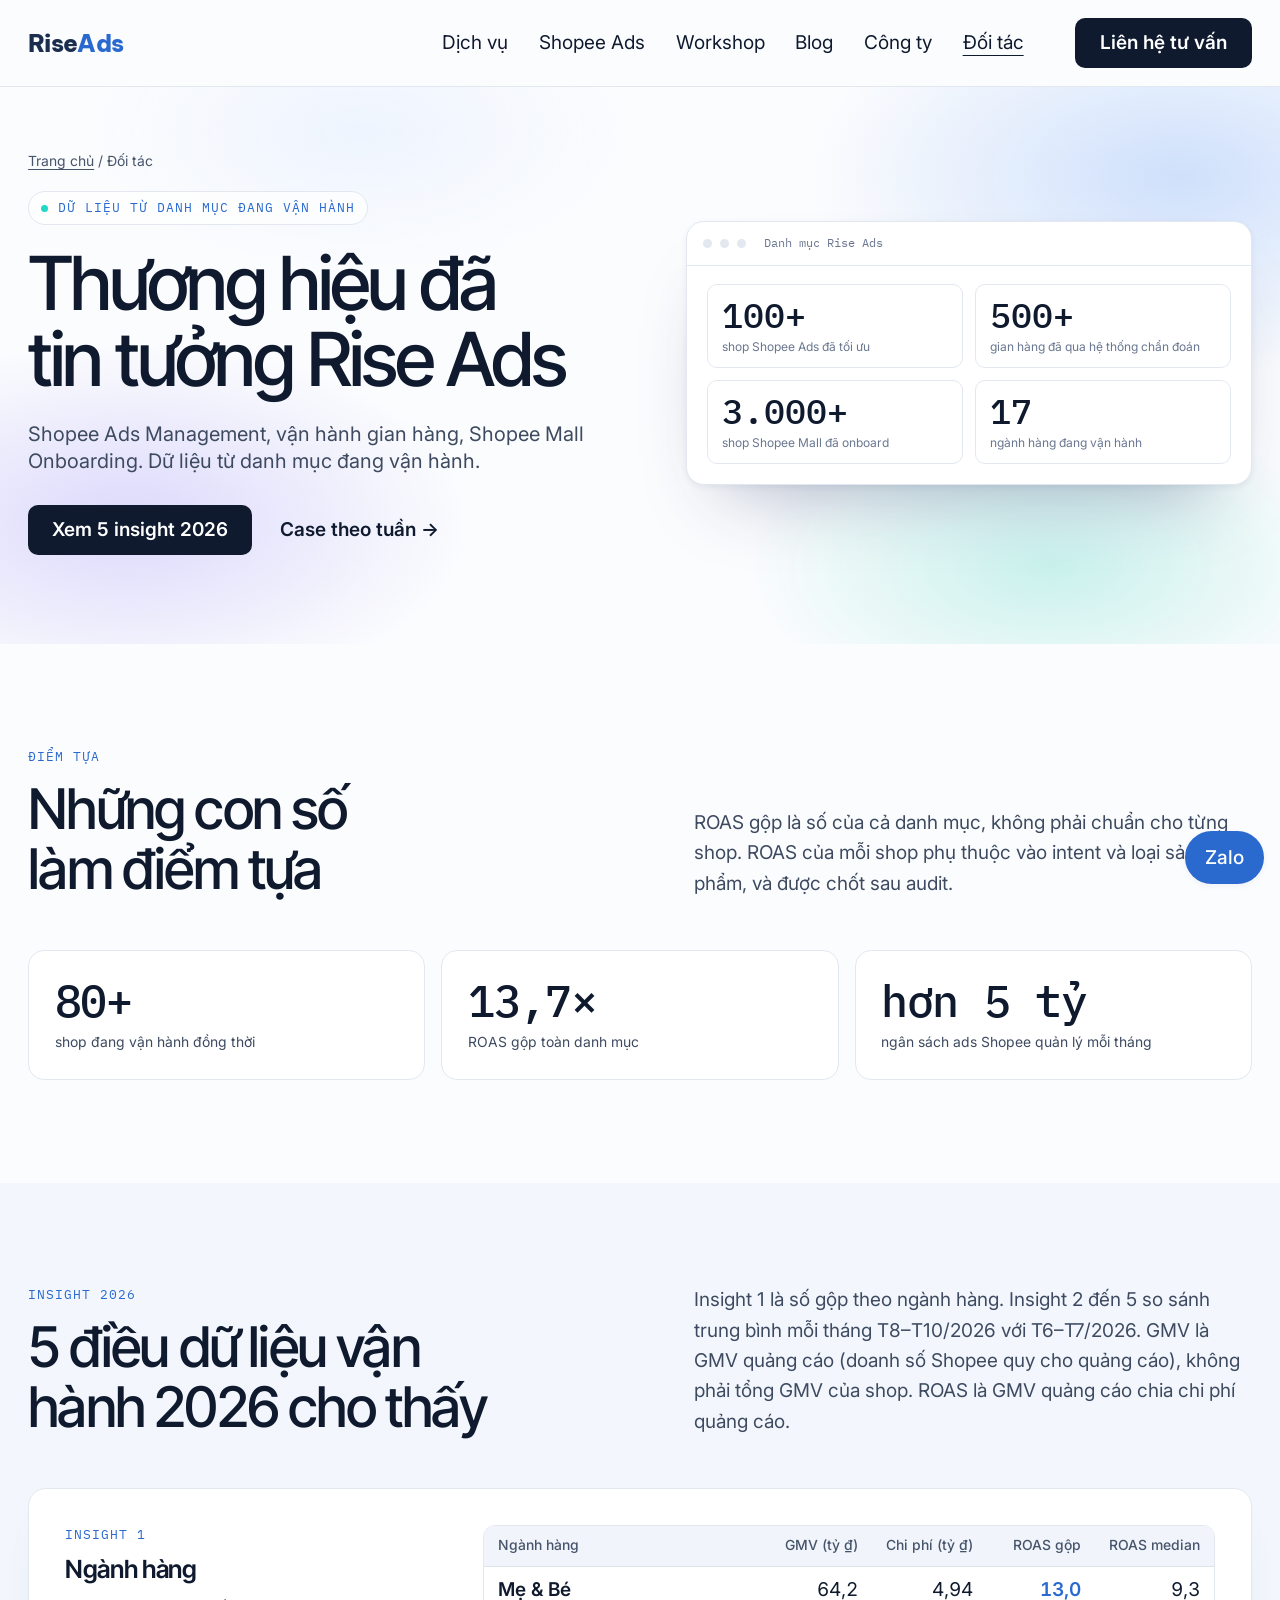
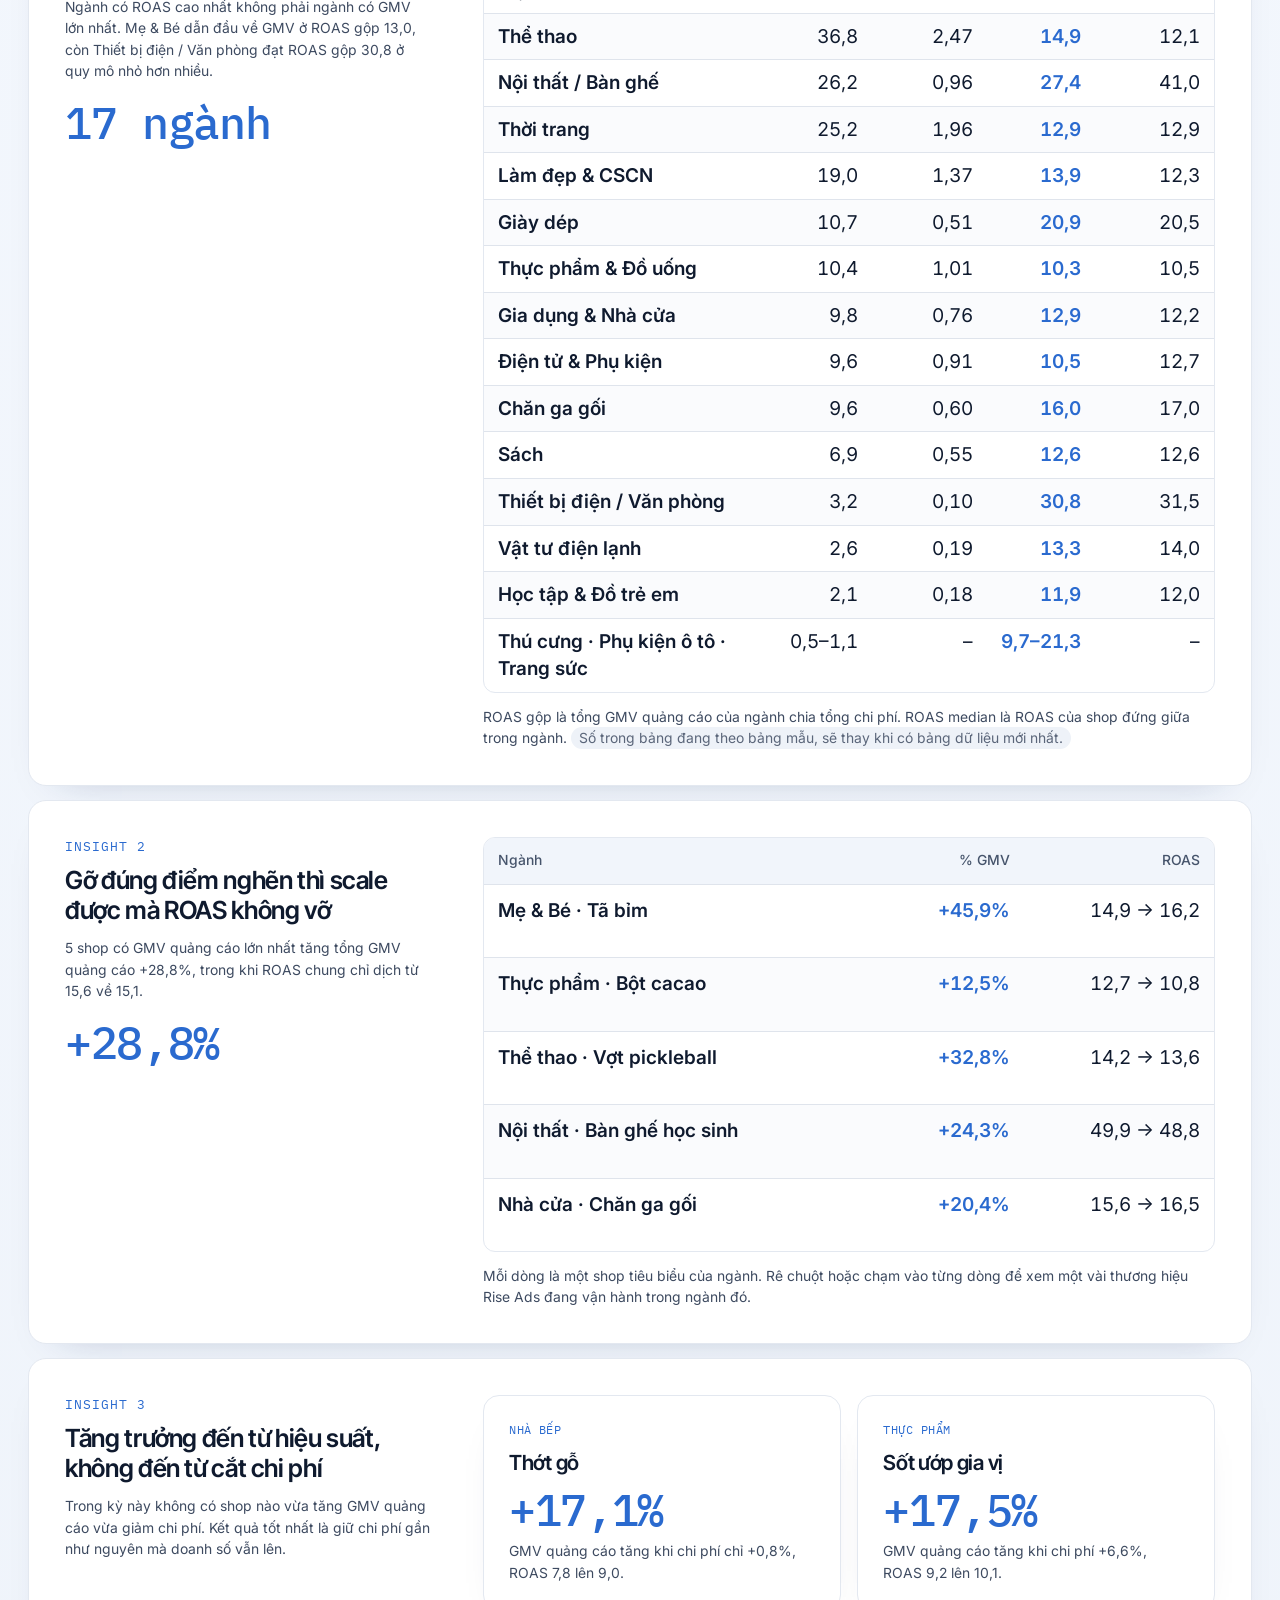
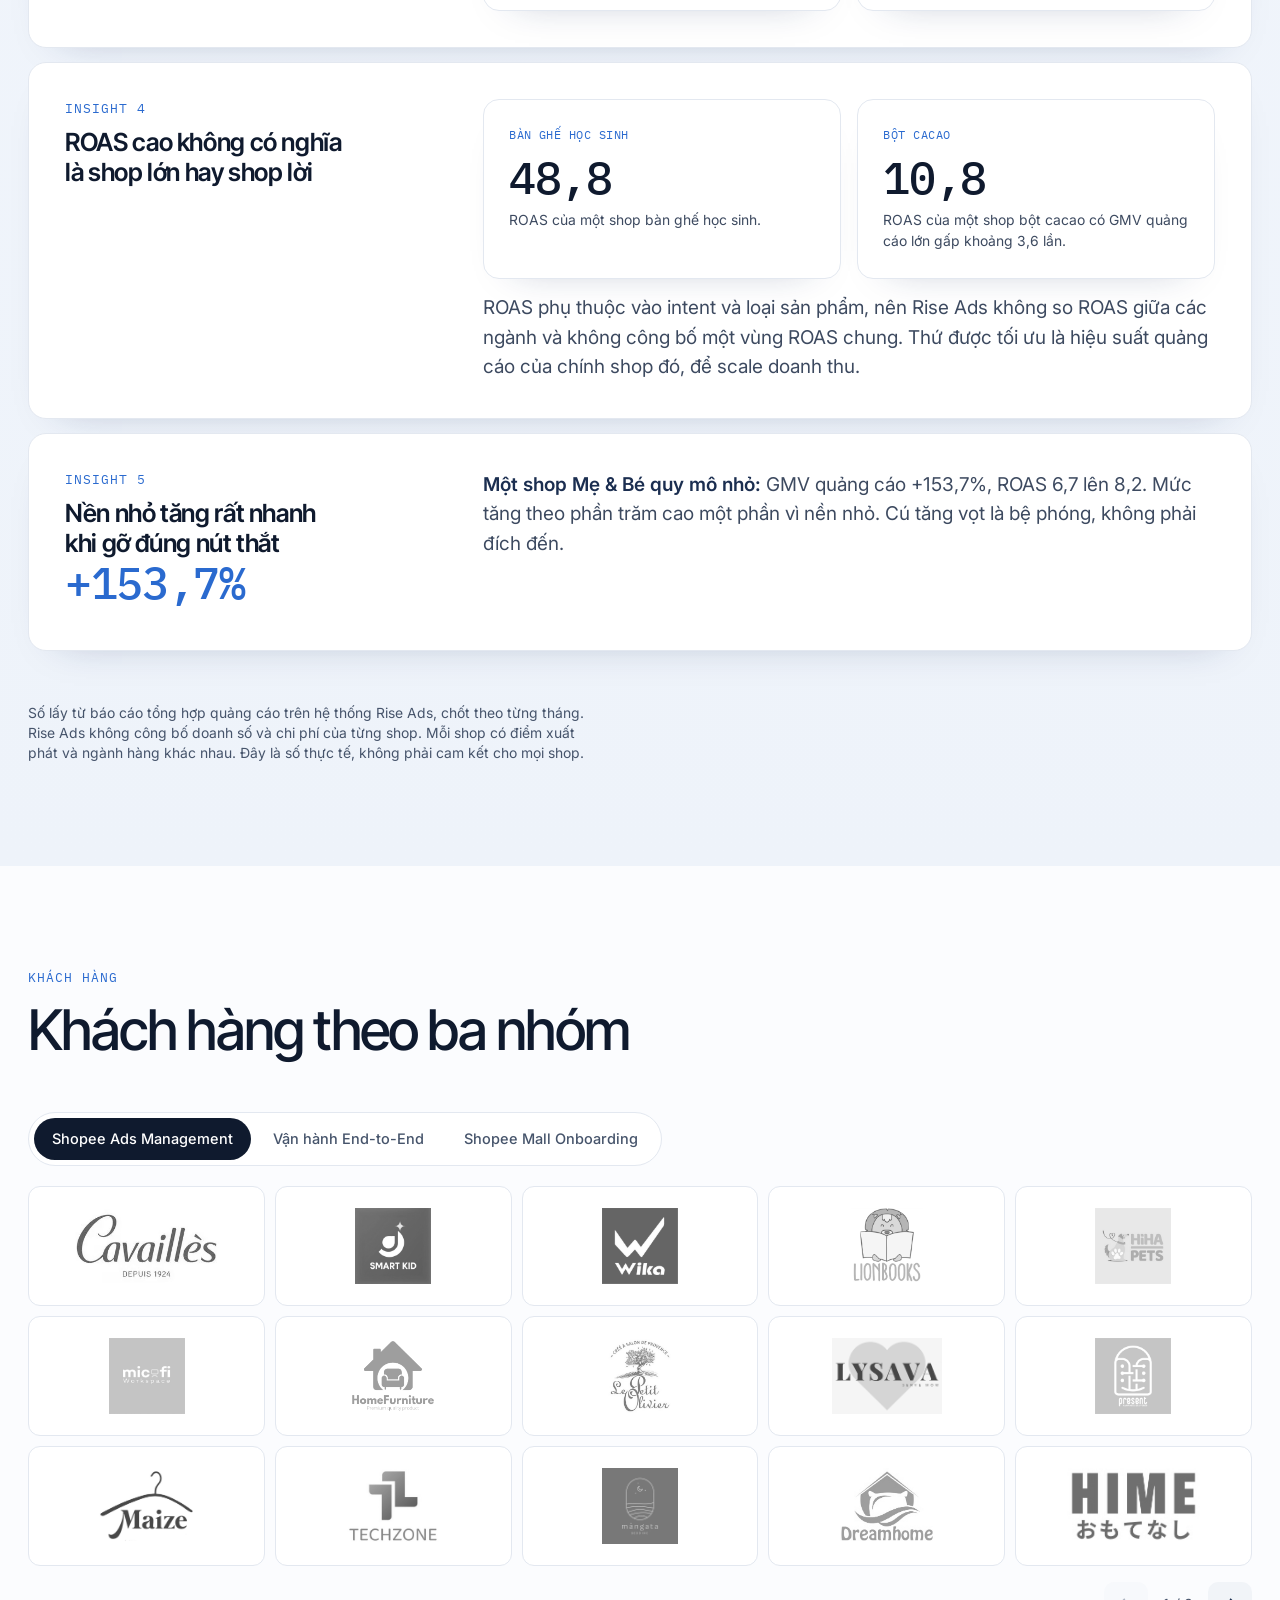
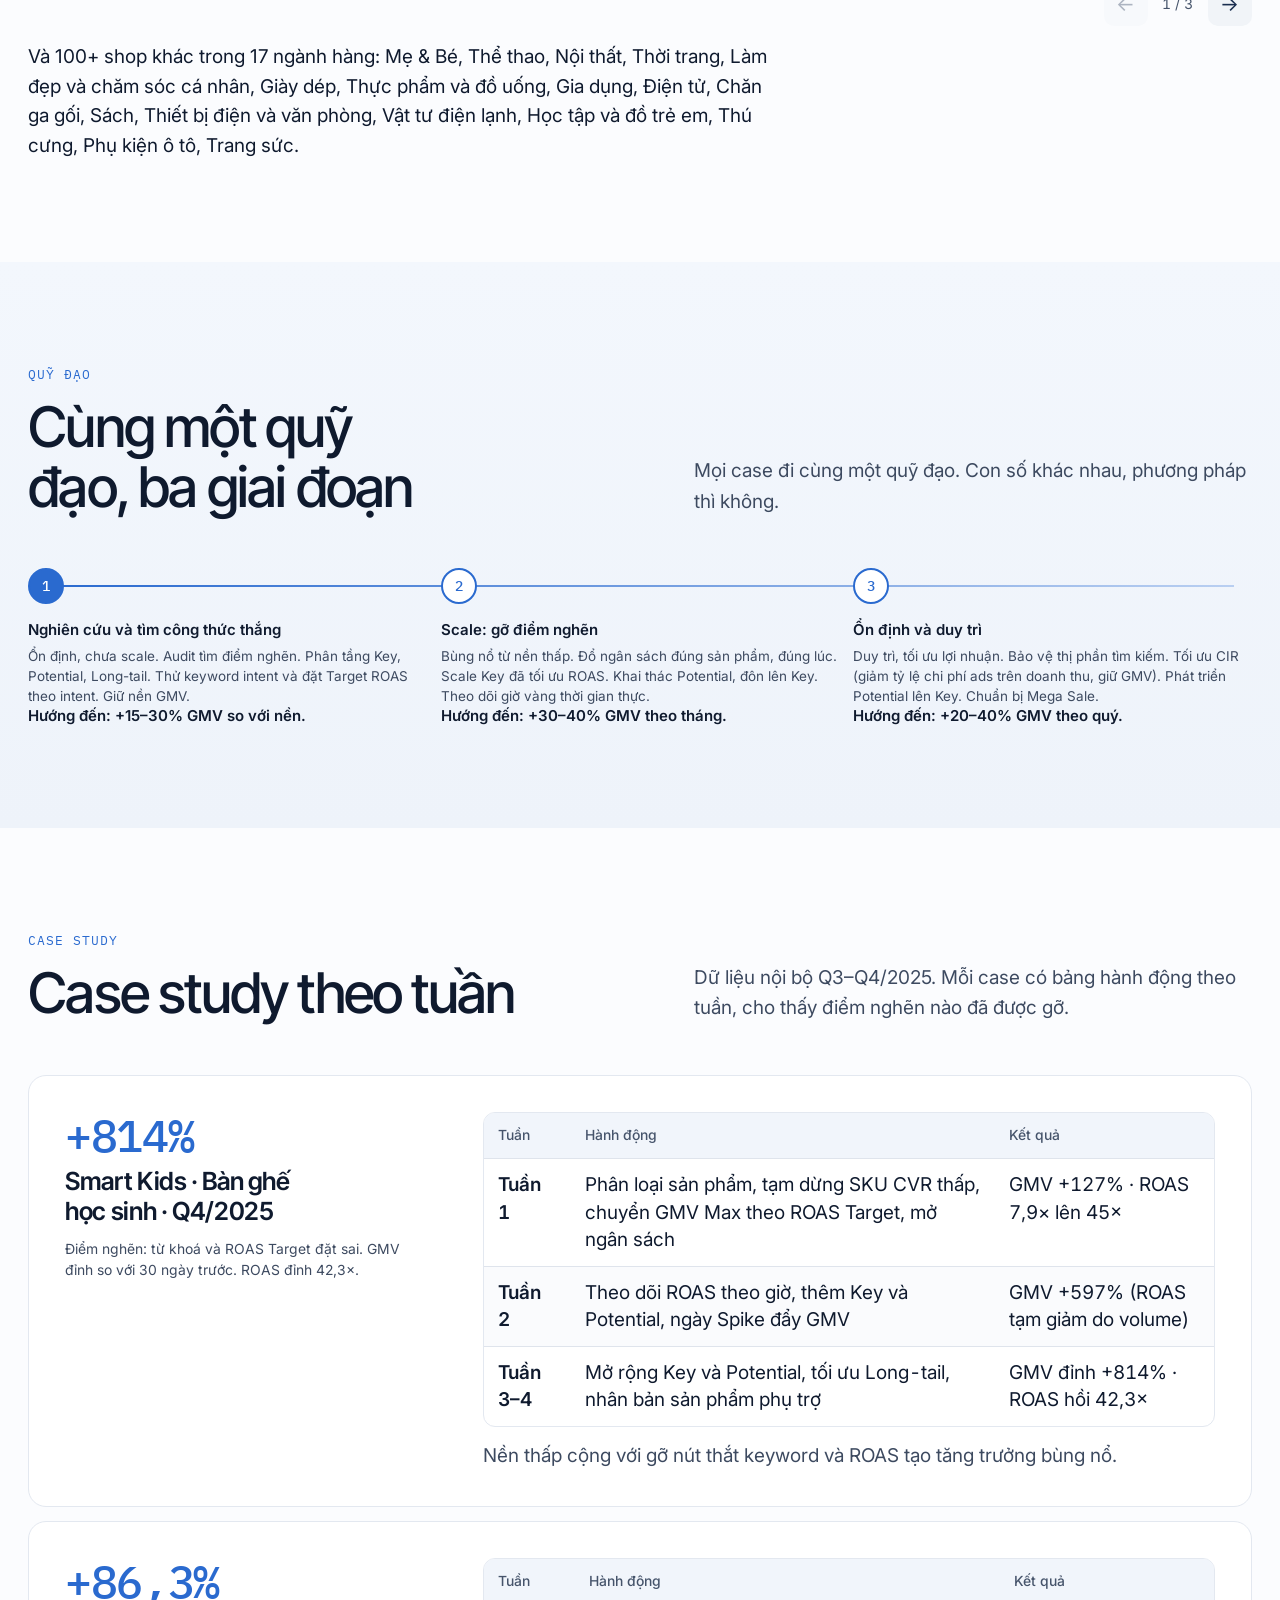
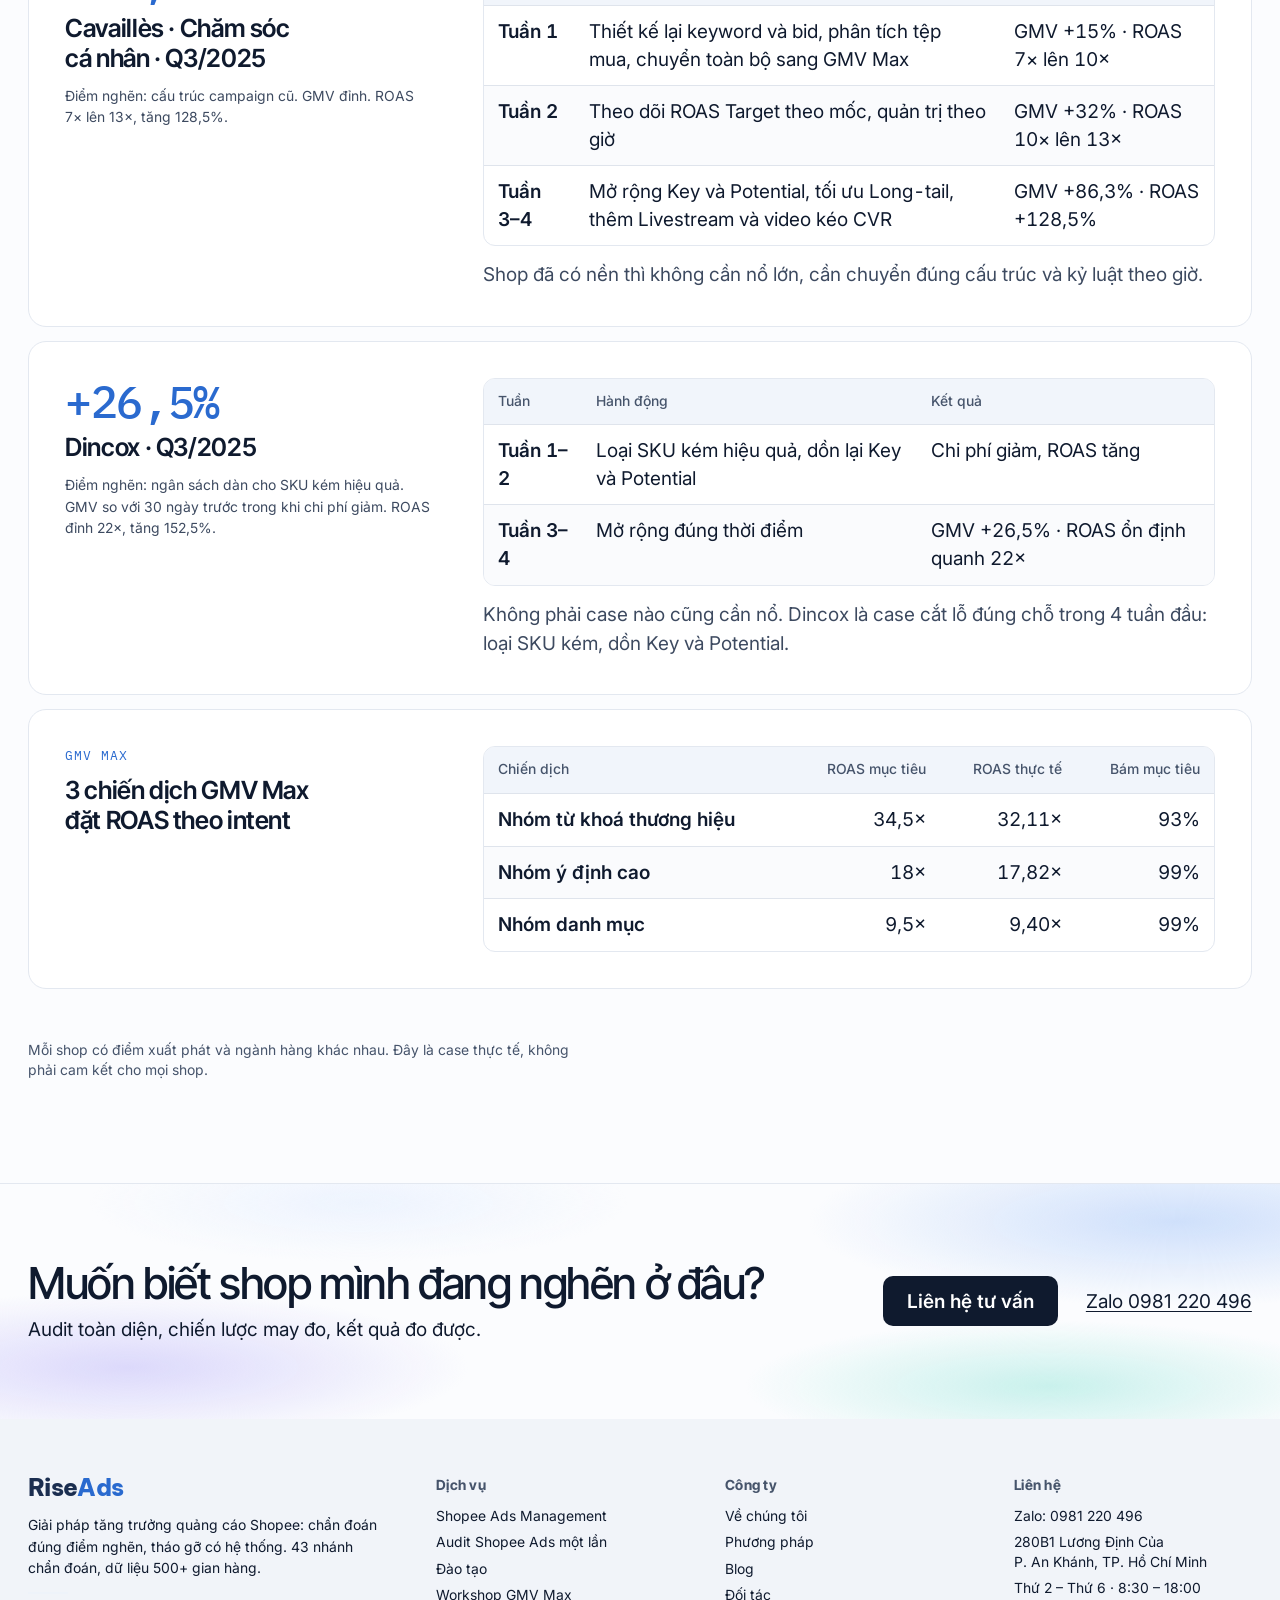
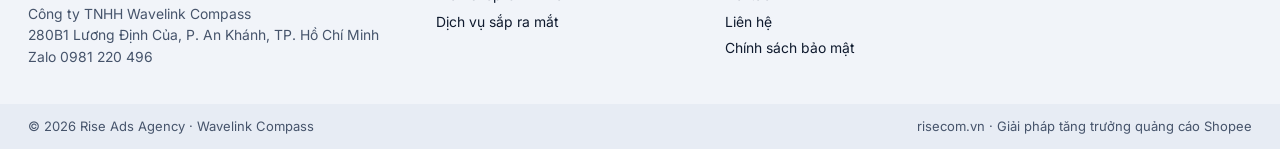
<file: clients.html>
<!doctype html>
<!-- TỰ SINH từ src/clients.html bằng tools/build_site.py. Đừng sửa file này: sửa chữ cố định trong src/, sửa thông tin chung ở risecom.vn/admin (Thông tin website). -->
<html lang="vi" data-tone="light">
<head>
<meta charset="utf-8">
<meta name="viewport" content="width=device-width, initial-scale=1">
<title>Khách hàng Rise Ads – 100+ shop Shopee Ads, 17 ngành hàng, 3.000+ shop Mall</title>
<meta name="description" content="Thương hiệu đã tin tưởng Rise Ads trong Mẹ & Bé, Thể thao, Nội thất, Thời trang, Làm đẹp và 12 ngành khác. 5 insight từ dữ liệu vận hành 2026 và case study có bảng hành động theo tuần.">
<meta name="theme-color" content="#fbfcfe">
<meta property="og:title" content="Khách hàng Rise Ads – Rise Ads Agency">
<meta property="og:description" content="Thương hiệu đã tin tưởng Rise Ads trong Mẹ & Bé, Thể thao, Nội thất, Thời trang, Làm đẹp và 12 ngành khác. 5 insight từ dữ liệu vận hành 2026 và case study có bảng hành động theo tuần.">
<meta property="og:image" content="og/clients.png">
<link rel="icon" href="favicon.svg" type="image/svg+xml">
<link rel="preconnect" href="https://fonts.googleapis.com">
<link rel="preconnect" href="https://fonts.gstatic.com" crossorigin>
<link href="https://fonts.googleapis.com/css2?family=Be+Vietnam+Pro:wght@800&family=Inter+Tight:wght@400;500;600&family=Inter:wght@400;500;600&family=IBM+Plex+Mono:wght@400;500&display=swap" rel="stylesheet">
<link rel="stylesheet" href="styles.css?v=20261118zd">
</head>
<body>

<div class="topbar field-navy">
  <header class="nav wrap">
    <a class="mark" href="index.html" aria-label="RiseAds, trang chủ">Rise<b>Ads</b></a>
    <nav class="nav-links" aria-label="Chính">
      <a href="services.html">Dịch vụ</a>
      <a href="shopee-ads.html">Shopee Ads</a>
      <a href="workshop.html">Workshop</a>
      <a href="blog.html">Blog</a>
      <a href="company.html">Công ty</a>
      <a href="clients.html" aria-current="page">Đối tác</a>
    </nav>
    <div class="nav-act">
      <button class="btn" type="button" data-modal="tu-van">Liên hệ tư vấn</button>
      <button class="menu-btn" type="button" aria-expanded="false" aria-controls="sheet">Menu</button>
    </div>
  </header>
</div>
<div class="field-navy">

  <section class="hero v3-phero" aria-labelledby="h1">
    <div class="wrap v3-phero-grid">
      <div class="v3-phero-text">
        <p class="crumb"><a href="index.html">Trang chủ</a> / Đối tác</p>
        <span class="v3-kicker"><i></i>Dữ liệu từ danh mục đang vận hành</span>
        <h1 id="h1">Thương hiệu đã tin tưởng Rise Ads</h1>
        <p class="lead">Shopee Ads Management, vận hành gian hàng, Shopee Mall Onboarding. Dữ liệu từ danh mục đang vận hành.</p>
        <div class="actions"><a class="btn" href="#insight">Xem 5 insight 2026</a><a class="link" href="#case">Case theo tuần</a></div>
      </div>
      <div class="v3-cc v3-report" aria-label="Bốn con số chính">
        <div class="v3-cc-top"><i></i><i></i><i></i><span>Danh mục Rise Ads</span></div>
        <div class="v3-cc-main">
          <div class="v3-kpis v4-kpis-2">
            <div><b>100+</b><span>shop Shopee Ads đã tối ưu</span></div>
            <div><b>500+</b><span>gian hàng đã qua hệ thống chẩn đoán</span></div>
            <div><b>3.000+</b><span>shop Shopee Mall đã onboard</span></div>
            <div><b>17</b><span>ngành hàng đang vận hành</span></div>
          </div>
        </div>
      </div>
    </div>
  </section>
</div>

<!-- Điểm tựa -->
<section class="v3-sec" aria-labelledby="h-pf">
  <div class="wrap">
    <div class="v3-head reveal">
      <div><span class="eyebrow-v3">Điểm tựa</span><h2 id="h-pf">Những con số làm điểm tựa</h2></div>
      <p class="lead">ROAS gộp là số của cả danh mục, không phải chuẩn cho từng shop. ROAS của mỗi shop phụ thuộc vào intent và loại sản phẩm, và được chốt sau audit.</p>
    </div>
    <div class="v3-tiles v3-tiles--3">
      <div class="v3-tile reveal"><span class="num v4-bignum">80+</span><p>shop đang vận hành đồng thời</p></div>
      <div class="v3-tile reveal"><span class="num v4-bignum">13,7×</span><p>ROAS gộp toàn danh mục</p></div>
      <div class="v3-tile reveal"><span class="num v4-bignum">hơn 5 tỷ</span><p>ngân sách ads Shopee quản lý mỗi tháng</p></div>
    </div>
  </div>
</section>

<!-- 5 insight -->
<section id="insight" class="v3-sec v3-sec--tint" aria-labelledby="h-is">
  <div class="wrap">
    <div class="v3-head reveal">
      <div><span class="eyebrow-v3">Insight 2026</span><h2 id="h-is">5 điều dữ liệu vận hành 2026 cho thấy</h2></div>
      <p class="lead">Insight 1 là số gộp theo ngành hàng. Insight 2 đến 5 so sánh trung bình mỗi tháng T8–T10/2026 với T6–T7/2026. GMV là GMV quảng cáo (doanh số Shopee quy cho quảng cáo), không phải tổng GMV của shop. ROAS là GMV quảng cáo chia chi phí quảng cáo.</p>
    </div>
    <div class="v3-details" style="margin-top:0">
      <article class="v3-detail reveal">
        <div class="v3-detail-h"><span class="eyebrow-v3">Insight 1</span><h3>Ngành hàng</h3><p>Ngành có ROAS cao nhất không phải ngành có GMV lớn nhất. Mẹ &amp; Bé dẫn đầu về GMV ở ROAS gộp 13,0, còn Thiết bị điện / Văn phòng đạt ROAS gộp 30,8 ở quy mô nhỏ hơn nhiều.</p><span class="num v4-bignum v4-accent">17 ngành</span></div>
        <div class="v3-detail-b">
          <div class="v3-tcard"><table class="tbl tbl-stack v4-indtbl">
            <thead><tr><th>Ngành hàng</th><th class="r">GMV (tỷ ₫)</th><th class="r">Chi phí (tỷ ₫)</th><th class="r">ROAS gộp</th><th class="r">ROAS median</th></tr></thead>
            <tbody>
              <tr><td class="k" data-l="Ngành hàng">Mẹ &amp; Bé</td><td class="r" data-l="GMV (tỷ)">64,2</td><td class="r" data-l="Chi phí (tỷ)">4,94</td><td class="r hl" data-l="ROAS gộp">13,0</td><td class="r" data-l="Median">9,3</td></tr>
              <tr><td class="k" data-l="Ngành hàng">Thể thao</td><td class="r" data-l="GMV (tỷ)">36,8</td><td class="r" data-l="Chi phí (tỷ)">2,47</td><td class="r hl" data-l="ROAS gộp">14,9</td><td class="r" data-l="Median">12,1</td></tr>
              <tr><td class="k" data-l="Ngành hàng">Nội thất / Bàn ghế</td><td class="r" data-l="GMV (tỷ)">26,2</td><td class="r" data-l="Chi phí (tỷ)">0,96</td><td class="r hl" data-l="ROAS gộp">27,4</td><td class="r" data-l="Median">41,0</td></tr>
              <tr><td class="k" data-l="Ngành hàng">Thời trang</td><td class="r" data-l="GMV (tỷ)">25,2</td><td class="r" data-l="Chi phí (tỷ)">1,96</td><td class="r hl" data-l="ROAS gộp">12,9</td><td class="r" data-l="Median">12,9</td></tr>
              <tr><td class="k" data-l="Ngành hàng">Làm đẹp &amp; CSCN</td><td class="r" data-l="GMV (tỷ)">19,0</td><td class="r" data-l="Chi phí (tỷ)">1,37</td><td class="r hl" data-l="ROAS gộp">13,9</td><td class="r" data-l="Median">12,3</td></tr>
              <tr><td class="k" data-l="Ngành hàng">Giày dép</td><td class="r" data-l="GMV (tỷ)">10,7</td><td class="r" data-l="Chi phí (tỷ)">0,51</td><td class="r hl" data-l="ROAS gộp">20,9</td><td class="r" data-l="Median">20,5</td></tr>
              <tr><td class="k" data-l="Ngành hàng">Thực phẩm &amp; Đồ uống</td><td class="r" data-l="GMV (tỷ)">10,4</td><td class="r" data-l="Chi phí (tỷ)">1,01</td><td class="r hl" data-l="ROAS gộp">10,3</td><td class="r" data-l="Median">10,5</td></tr>
              <tr><td class="k" data-l="Ngành hàng">Gia dụng &amp; Nhà cửa</td><td class="r" data-l="GMV (tỷ)">9,8</td><td class="r" data-l="Chi phí (tỷ)">0,76</td><td class="r hl" data-l="ROAS gộp">12,9</td><td class="r" data-l="Median">12,2</td></tr>
              <tr><td class="k" data-l="Ngành hàng">Điện tử &amp; Phụ kiện</td><td class="r" data-l="GMV (tỷ)">9,6</td><td class="r" data-l="Chi phí (tỷ)">0,91</td><td class="r hl" data-l="ROAS gộp">10,5</td><td class="r" data-l="Median">12,7</td></tr>
              <tr><td class="k" data-l="Ngành hàng">Chăn ga gối</td><td class="r" data-l="GMV (tỷ)">9,6</td><td class="r" data-l="Chi phí (tỷ)">0,60</td><td class="r hl" data-l="ROAS gộp">16,0</td><td class="r" data-l="Median">17,0</td></tr>
              <tr><td class="k" data-l="Ngành hàng">Sách</td><td class="r" data-l="GMV (tỷ)">6,9</td><td class="r" data-l="Chi phí (tỷ)">0,55</td><td class="r hl" data-l="ROAS gộp">12,6</td><td class="r" data-l="Median">12,6</td></tr>
              <tr><td class="k" data-l="Ngành hàng">Thiết bị điện / Văn phòng</td><td class="r" data-l="GMV (tỷ)">3,2</td><td class="r" data-l="Chi phí (tỷ)">0,10</td><td class="r hl" data-l="ROAS gộp">30,8</td><td class="r" data-l="Median">31,5</td></tr>
              <tr><td class="k" data-l="Ngành hàng">Vật tư điện lạnh</td><td class="r" data-l="GMV (tỷ)">2,6</td><td class="r" data-l="Chi phí (tỷ)">0,19</td><td class="r hl" data-l="ROAS gộp">13,3</td><td class="r" data-l="Median">14,0</td></tr>
              <tr><td class="k" data-l="Ngành hàng">Học tập &amp; Đồ trẻ em</td><td class="r" data-l="GMV (tỷ)">2,1</td><td class="r" data-l="Chi phí (tỷ)">0,18</td><td class="r hl" data-l="ROAS gộp">11,9</td><td class="r" data-l="Median">12,0</td></tr>
              <tr><td class="k" data-l="Ngành hàng">Thú cưng · Phụ kiện ô tô · Trang sức</td><td class="r" data-l="GMV (tỷ)">0,5–1,1</td><td class="r" data-l="Chi phí (tỷ)">–</td><td class="r hl" data-l="ROAS gộp">9,7–21,3</td><td class="r" data-l="Median">–</td></tr>
            </tbody>
          </table></div>
          <p class="note">ROAS gộp là tổng GMV quảng cáo của ngành chia tổng chi phí. ROAS median là ROAS của shop đứng giữa trong ngành. <span class="v4-tmp">Số trong bảng đang theo bảng mẫu, sẽ thay khi có bảng dữ liệu mới nhất.</span></p>
        </div>
      </article>
      <article class="v3-detail reveal">
        <div class="v3-detail-h"><span class="eyebrow-v3">Insight 2</span><h3>Gỡ đúng điểm nghẽn thì scale được mà ROAS không vỡ</h3><p>5 shop có GMV quảng cáo lớn nhất tăng tổng GMV quảng cáo +28,8%, trong khi ROAS chung chỉ dịch từ 15,6 về 15,1.</p><span class="num v4-bignum v4-accent">+28,8%</span></div>
        <div class="v3-detail-b">
          <div class="v3-tcard"><table class="tbl tbl-stack v4-hov">
            <thead><tr><th>Ngành</th><th class="r">% GMV</th><th class="r">ROAS</th></tr></thead>
            <tbody>
              <tr tabindex="0"><td class="k" data-l="Ngành">Mẹ &amp; Bé · Tã bỉm<small>Molfix · Boonanakid</small></td><td class="r up" data-l="% GMV">+45,9%</td><td class="r" data-l="ROAS">14,9 → 16,2</td></tr>
              <tr tabindex="0"><td class="k" data-l="Ngành">Thực phẩm · Bột cacao<small>DK Harvest · Nonla Coffee · Bếp Xuyên Việt</small></td><td class="r up" data-l="% GMV">+12,5%</td><td class="r" data-l="ROAS">12,7 → 10,8</td></tr>
              <tr tabindex="0"><td class="k" data-l="Ngành">Thể thao · Vợt pickleball<small>Wika · Thế Giới Pickleball · Melio Sport</small></td><td class="r up" data-l="% GMV">+32,8%</td><td class="r" data-l="ROAS">14,2 → 13,6</td></tr>
              <tr tabindex="0"><td class="k" data-l="Ngành">Nội thất · Bàn ghế học sinh<small>Smart Kids · Home Furniture</small></td><td class="r up" data-l="% GMV">+24,3%</td><td class="r" data-l="ROAS">49,9 → 48,8</td></tr>
              <tr tabindex="0"><td class="k" data-l="Ngành">Nhà cửa · Chăn ga gối<small>Dream Home Bedding · Mangata Bedding</small></td><td class="r up" data-l="% GMV">+20,4%</td><td class="r" data-l="ROAS">15,6 → 16,5</td></tr>
            </tbody>
          </table></div>
          <p class="note">Mỗi dòng là một shop tiêu biểu của ngành. Rê chuột hoặc chạm vào từng dòng để xem một vài thương hiệu Rise Ads đang vận hành trong ngành đó.</p>
        </div>
      </article>
      <article class="v3-detail reveal">
        <div class="v3-detail-h"><span class="eyebrow-v3">Insight 3</span><h3>Tăng trưởng đến từ hiệu suất, không đến từ cắt chi phí</h3><p>Trong kỳ này không có shop nào vừa tăng GMV quảng cáo vừa giảm chi phí. Kết quả tốt nhất là giữ chi phí gần như nguyên mà doanh số vẫn lên.</p></div>
        <div class="v3-detail-b">
          <div class="v3-tiles v3-tiles--2">
            <div class="v3-tile"><span class="v3-tag">Nhà bếp</span><h3>Thớt gỗ</h3><span class="num v4-bignum v4-accent">+17,1%</span><p>GMV quảng cáo tăng khi chi phí chỉ +0,8%, ROAS 7,8 lên 9,0.</p></div>
            <div class="v3-tile"><span class="v3-tag">Thực phẩm</span><h3>Sốt ướp gia vị</h3><span class="num v4-bignum v4-accent">+17,5%</span><p>GMV quảng cáo tăng khi chi phí +6,6%, ROAS 9,2 lên 10,1.</p></div>
          </div>
        </div>
      </article>
      <article class="v3-detail reveal">
        <div class="v3-detail-h"><span class="eyebrow-v3">Insight 4</span><h3>ROAS cao không có nghĩa là shop lớn hay shop lời</h3></div>
        <div class="v3-detail-b">
          <div class="v3-tiles v3-tiles--2">
            <div class="v3-tile"><span class="v3-tag">Bàn ghế học sinh</span><span class="num v4-bignum">48,8</span><p>ROAS của một shop bàn ghế học sinh.</p></div>
            <div class="v3-tile"><span class="v3-tag">Bột cacao</span><span class="num v4-bignum">10,8</span><p>ROAS của một shop bột cacao có GMV quảng cáo lớn gấp khoảng 3,6 lần.</p></div>
          </div>
          <p>ROAS phụ thuộc vào intent và loại sản phẩm, nên Rise Ads không so ROAS giữa các ngành và không công bố một vùng ROAS chung. Thứ được tối ưu là hiệu suất quảng cáo của chính shop đó, để scale doanh thu.</p>
        </div>
      </article>
      <article class="v3-detail reveal">
        <div class="v3-detail-h"><span class="eyebrow-v3">Insight 5</span><h3>Nền nhỏ tăng rất nhanh khi gỡ đúng nút thắt</h3><span class="num v4-bignum v4-accent">+153,7%</span></div>
        <div class="v3-detail-b">
          <p><b>Một shop Mẹ &amp; Bé quy mô nhỏ:</b> GMV quảng cáo +153,7%, ROAS 6,7 lên 8,2. Mức tăng theo phần trăm cao một phần vì nền nhỏ. Cú tăng vọt là bệ phóng, không phải đích đến.</p>
        </div>
      </article>
    </div>
    <p class="note mt reveal">Số lấy từ báo cáo tổng hợp quảng cáo trên hệ thống Rise Ads, chốt theo từng tháng. Rise Ads không công bố doanh số và chi phí của từng shop. Mỗi shop có điểm xuất phát và ngành hàng khác nhau. Đây là số thực tế, không phải cam kết cho mọi shop.</p>
  </div>
</section>

<!-- Khách hàng theo ba nhóm -->
<section class="v3-sec" aria-labelledby="h-kh">
  <div class="wrap tabs v3-tabs">
    <div class="v3-head reveal"><div><span class="eyebrow-v3">Khách hàng</span><h2 id="h-kh">Khách hàng theo ba nhóm</h2></div></div>
    <div role="tablist" aria-label="Nhóm khách hàng">
      <button role="tab" type="button" aria-selected="true" aria-controls="tab-ads" id="t-ads">Shopee Ads Management</button>
      <button role="tab" type="button" aria-selected="false" aria-controls="tab-ops" id="t-ops" tabindex="-1">Vận hành End-to-End</button>
      <button role="tab" type="button" aria-selected="false" aria-controls="tab-mall" id="t-mall" tabindex="-1">Shopee Mall Onboarding</button>
    </div>

    <div role="tabpanel" id="tab-ads" aria-labelledby="t-ads">
      <div class="pager" data-pager aria-label="40 thương hiệu Shopee Ads Management">
        <ul class="brands pager-page brands--logo">
          <li><img src="assets/logos/ads/cavailles.png" alt="Cavaillès" width="276" height="135" loading="lazy"></li>
          <li><img src="assets/logos/ads/smart-kids.png" alt="Smart Kids" width="480" height="480" loading="lazy"></li>
          <li><img src="assets/logos/ads/wika.png" alt="Wika" width="480" height="480" loading="lazy"></li>
          <li><img src="assets/logos/ads/lion-books.png" alt="Lion Books" width="454" height="480" loading="lazy"></li>
          <li><img src="assets/logos/ads/hihapet.png" alt="Hihapet" width="480" height="480" loading="lazy"></li>
          <li><img src="assets/logos/ads/micofi.png" alt="Micofi Workspace" width="480" height="480" loading="lazy"></li>
          <li><img src="assets/logos/ads/home-furniture.png" alt="Home Furniture" width="345" height="299" loading="lazy"></li>
          <li><img src="assets/logos/ads/le-petit-olivier.png" alt="Le Petit Olivier" width="238" height="283" loading="lazy"></li>
          <li><img src="assets/logos/ads/lysava.png" alt="Lysava" width="480" height="331" loading="lazy"></li>
          <li><img src="assets/logos/ads/present13.png" alt="Present13" width="480" height="480" loading="lazy"></li>
          <li><img src="assets/logos/ads/the-maize.png" alt="The Maize" width="480" height="371" loading="lazy"></li>
          <li><img src="assets/logos/ads/techzone.png" alt="Techzone Audio" width="480" height="388" loading="lazy"></li>
          <li><img src="assets/logos/ads/mangata-bedding.png" alt="Mangata Bedding" width="320" height="320" loading="lazy"></li>
          <li><img src="assets/logos/ads/dream-home-bedding.png" alt="Dream Home Bedding" width="321" height="249" loading="lazy"></li>
          <li><img src="assets/logos/ads/hime-store.png" alt="Hime Store" width="301" height="172" loading="lazy"></li>
        </ul>
        <ul class="brands pager-page brands--logo" hidden>
          <li><img src="assets/logos/ads/selfiecom.png" alt="Selfie.com" width="435" height="146" loading="lazy"></li>
          <li><img src="assets/logos/ads/uchuu.png" alt="Uchuu" width="480" height="174" loading="lazy"></li>
          <li><img src="assets/logos/ads/azu-vietnam.png" alt="Azumikichi Hiệp Thành" width="480" height="480" loading="lazy"></li>
          <li><img src="assets/logos/ads/the-gioi-pickleball.png" alt="Thế Giới Pickleball" width="232" height="154" loading="lazy"></li>
          <li><img src="assets/logos/ads/spa-que-mot-cuc.png" alt="Spa Quê Một Cục" width="320" height="320" loading="lazy"></li>
          <li><img src="assets/logos/ads/lylyga.png" alt="Lylyga Cosmetic" width="480" height="480" loading="lazy"></li>
          <li><img src="assets/logos/ads/nowwear.png" alt="Nowwear" width="480" height="102" loading="lazy"></li>
          <li><img src="assets/logos/ads/ao-bong-da.png" alt="Áo Bóng Đá" width="320" height="320" loading="lazy"></li>
          <li><img src="assets/logos/ads/lourents.png" alt="Lourents" width="302" height="68" loading="lazy"></li>
          <li><img src="assets/logos/ads/linkee-tech.png" alt="Linkee Tech" width="239" height="52" loading="lazy"></li>
          <li><img src="assets/logos/ads/marilas.png" alt="Marila's" width="214" height="65" loading="lazy"></li>
          <li><img src="assets/logos/ads/mrm-manly-wear.png" alt="MrM Manly Wear" width="120" height="120" loading="lazy"></li>
          <li><img src="assets/logos/ads/hien-store.png" alt="Hiền" width="320" height="320" loading="lazy"></li>
          <li><img src="assets/logos/ads/phungnee.png" alt="PhungNee" width="320" height="320" loading="lazy"></li>
          <li><img src="assets/logos/ads/coniu.png" alt="Coniu" width="148" height="156" loading="lazy"></li>
        </ul>
        <ul class="brands pager-page brands--logo" hidden>
          <li><img src="assets/logos/ads/bg-home.png" alt="BG Home" width="480" height="147" loading="lazy"></li>
          <li><img src="assets/logos/ads/nonla-coffee.png" alt="Nonla Vietnamese Coffee" width="480" height="480" loading="lazy"></li>
          <li><img src="assets/logos/ads/outlet-japan.png" alt="Outlet Japan" width="480" height="264" loading="lazy"></li>
          <li><img src="assets/logos/ads/melio-sport.png" alt="Melio Sport" width="397" height="480" loading="lazy"></li>
          <li><img src="assets/logos/ads/pace.png" alt="Pace" width="480" height="480" loading="lazy"></li>
          <li><img src="assets/logos/ads/tdh.png" alt="TDH Company" width="210" height="284" loading="lazy"></li>
          <li><img src="assets/logos/ads/logo-m.png" alt="Logo đối tác Shopee Ads" width="200" height="276" loading="lazy"></li>
          <li><img src="assets/logos/ads/logo-x.png" alt="Logo đối tác Shopee Ads" width="480" height="480" loading="lazy"></li>
          <li><img src="assets/logos/ads/logo-b.png" alt="Logo đối tác Shopee Ads" width="320" height="320" loading="lazy"></li>
          <li><img src="assets/logos/ads/logo-mm.png" alt="Logo đối tác Shopee Ads" width="320" height="320" loading="lazy"></li>
        </ul>
        <div class="pager-nav"><button class="pager-btn" type="button" data-prev aria-label="Trang trước">&#8592;</button><span class="pager-dots" aria-live="polite">1 / 3</span><button class="pager-btn" type="button" data-next aria-label="Trang sau">&#8594;</button></div>
      </div>
      <p class="mt-s">Và 100+ shop khác trong 17 ngành hàng: Mẹ &amp; Bé, Thể thao, Nội thất, Thời trang, Làm đẹp và chăm sóc cá nhân, Giày dép, Thực phẩm và đồ uống, Gia dụng, Điện tử, Chăn ga gối, Sách, Thiết bị điện và văn phòng, Vật tư điện lạnh, Học tập và đồ trẻ em, Thú cưng, Phụ kiện ô tô, Trang sức.</p>
    </div>

    <div role="tabpanel" id="tab-ops" aria-labelledby="t-ops" hidden>
      <h3>Vận hành End-to-End: các brand Rise Ads đã vận hành trọn gói trước khi tập trung vào Shopee Ads</h3>
      <div class="v3-tiles v3-tiles--3 mt-s">
        <div class="v3-tile"><img class="v4-opslogo" src="assets/logos/ops/ops-hangy.png" alt="Hangy" width="307" height="97" loading="lazy"><p>Chăm sóc răng miệng: số 1 ngành trên Shopee và TikTok Shop</p></div>
        <div class="v3-tile"><img class="v4-opslogo" src="assets/logos/ops/ops-goldsun.png" alt="Goldsun" width="308" height="99" loading="lazy"><p>Gia dụng, chảo chống dính: số 1 chảo chống dính TikTok Shop</p></div>
        <div class="v3-tile"><img class="v4-opslogo" src="assets/logos/ops/ops-nha-yen-nha-trang.png" alt="Nhà Yến Nha Trang" width="223" height="225" loading="lazy"><p>Yến sào, yến trẻ em: số 1 yến trẻ em TikTok Shop và Shopee</p></div>
      </div>
      <p class="mt-s">Kinh nghiệm trọn gói là lý do Rise Ads đọc được toàn chuỗi, từ Ads đến listing, giá, voucher và hành vi người mua, và nhìn ra những điểm nghẽn nằm ngoài quảng cáo.</p>
    </div>

    <div role="tabpanel" id="tab-mall" aria-labelledby="t-mall" hidden>
      <p class="mb-s"><span class="num">3.000+</span> shop Shopee Mall đã hỗ trợ onboard</p>
      <div class="pager" data-pager aria-label="91 shop Shopee Mall đã onboard">
        <ul class="brands brands--logo pager-page">
          <li><img src="assets/logos/mall/mall-001.png" alt="Shop Shopee Mall 1" loading="lazy"></li>
          <li><img src="assets/logos/mall/mall-002.png" alt="Shop Shopee Mall 2" loading="lazy"></li>
          <li><img src="assets/logos/mall/mall-003.png" alt="Shop Shopee Mall 3" loading="lazy"></li>
          <li><img src="assets/logos/mall/mall-004.png" alt="Shop Shopee Mall 4" loading="lazy"></li>
          <li><img src="assets/logos/mall/mall-005.png" alt="Shop Shopee Mall 5" loading="lazy"></li>
          <li><img src="assets/logos/mall/mall-006.png" alt="Shop Shopee Mall 6" loading="lazy"></li>
          <li><img src="assets/logos/mall/mall-007.png" alt="Shop Shopee Mall 7" loading="lazy"></li>
          <li><img src="assets/logos/mall/mall-008.png" alt="Shop Shopee Mall 8" loading="lazy"></li>
          <li><img src="assets/logos/mall/mall-009.png" alt="Shop Shopee Mall 9" loading="lazy"></li>
          <li><img src="assets/logos/mall/mall-010.png" alt="Shop Shopee Mall 10" loading="lazy"></li>
          <li><img src="assets/logos/mall/mall-011.png" alt="Shop Shopee Mall 11" loading="lazy"></li>
          <li><img src="assets/logos/mall/mall-012.png" alt="Shop Shopee Mall 12" loading="lazy"></li>
          <li><img src="assets/logos/mall/mall-013.png" alt="Shop Shopee Mall 13" loading="lazy"></li>
          <li><img src="assets/logos/mall/mall-014.png" alt="Shop Shopee Mall 14" loading="lazy"></li>
          <li><img src="assets/logos/mall/mall-015.png" alt="Shop Shopee Mall 15" loading="lazy"></li>
        </ul>
        <ul class="brands brands--logo pager-page" hidden>
          <li><img src="assets/logos/mall/mall-016.png" alt="Shop Shopee Mall 16" loading="lazy"></li>
          <li><img src="assets/logos/mall/mall-017.png" alt="Shop Shopee Mall 17" loading="lazy"></li>
          <li><img src="assets/logos/mall/mall-018.png" alt="Shop Shopee Mall 18" loading="lazy"></li>
          <li><img src="assets/logos/mall/mall-019.png" alt="Shop Shopee Mall 19" loading="lazy"></li>
          <li><img src="assets/logos/mall/mall-020.png" alt="Shop Shopee Mall 20" loading="lazy"></li>
          <li><img src="assets/logos/mall/mall-021.png" alt="Shop Shopee Mall 21" loading="lazy"></li>
          <li><img src="assets/logos/mall/mall-022.png" alt="Shop Shopee Mall 22" loading="lazy"></li>
          <li><img src="assets/logos/mall/mall-023.png" alt="Shop Shopee Mall 23" loading="lazy"></li>
          <li><img src="assets/logos/mall/mall-024.png" alt="Shop Shopee Mall 24" loading="lazy"></li>
          <li><img src="assets/logos/mall/mall-025.png" alt="Shop Shopee Mall 25" loading="lazy"></li>
          <li><img src="assets/logos/mall/mall-026.png" alt="Shop Shopee Mall 26" loading="lazy"></li>
          <li><img src="assets/logos/mall/mall-027.png" alt="Shop Shopee Mall 27" loading="lazy"></li>
          <li><img src="assets/logos/mall/mall-028.png" alt="Shop Shopee Mall 28" loading="lazy"></li>
          <li><img src="assets/logos/mall/mall-029.png" alt="Shop Shopee Mall 29" loading="lazy"></li>
          <li><img src="assets/logos/mall/mall-030.png" alt="Shop Shopee Mall 30" loading="lazy"></li>
        </ul>
        <ul class="brands brands--logo pager-page" hidden>
          <li><img src="assets/logos/mall/mall-031.png" alt="Shop Shopee Mall 31" loading="lazy"></li>
          <li><img src="assets/logos/mall/mall-032.png" alt="Shop Shopee Mall 32" loading="lazy"></li>
          <li><img src="assets/logos/mall/mall-033.png" alt="Shop Shopee Mall 33" loading="lazy"></li>
          <li><img src="assets/logos/mall/mall-034.png" alt="Shop Shopee Mall 34" loading="lazy"></li>
          <li><img src="assets/logos/mall/mall-035.png" alt="Shop Shopee Mall 35" loading="lazy"></li>
          <li><img src="assets/logos/mall/mall-036.png" alt="Shop Shopee Mall 36" loading="lazy"></li>
          <li><img src="assets/logos/mall/mall-037.png" alt="Shop Shopee Mall 37" loading="lazy"></li>
          <li><img src="assets/logos/mall/mall-038.png" alt="Shop Shopee Mall 38" loading="lazy"></li>
          <li><img src="assets/logos/mall/mall-039.png" alt="Shop Shopee Mall 39" loading="lazy"></li>
          <li><img src="assets/logos/mall/mall-040.png" alt="Shop Shopee Mall 40" loading="lazy"></li>
          <li><img src="assets/logos/mall/mall-041.png" alt="Shop Shopee Mall 41" loading="lazy"></li>
          <li><img src="assets/logos/mall/mall-042.png" alt="Shop Shopee Mall 42" loading="lazy"></li>
          <li><img src="assets/logos/mall/mall-043.png" alt="Shop Shopee Mall 43" loading="lazy"></li>
          <li><img src="assets/logos/mall/mall-044.png" alt="Shop Shopee Mall 44" loading="lazy"></li>
          <li><img src="assets/logos/mall/mall-045.png" alt="Shop Shopee Mall 45" loading="lazy"></li>
        </ul>
        <ul class="brands brands--logo pager-page" hidden>
          <li><img src="assets/logos/mall/mall-046.png" alt="Shop Shopee Mall 46" loading="lazy"></li>
          <li><img src="assets/logos/mall/mall-047.png" alt="Shop Shopee Mall 47" loading="lazy"></li>
          <li><img src="assets/logos/mall/mall-048.png" alt="Shop Shopee Mall 48" loading="lazy"></li>
          <li><img src="assets/logos/mall/mall-049.png" alt="Shop Shopee Mall 49" loading="lazy"></li>
          <li><img src="assets/logos/mall/mall-050.png" alt="Shop Shopee Mall 50" loading="lazy"></li>
          <li><img src="assets/logos/mall/mall-051.png" alt="Shop Shopee Mall 51" loading="lazy"></li>
          <li><img src="assets/logos/mall/mall-052.png" alt="Shop Shopee Mall 52" loading="lazy"></li>
          <li><img src="assets/logos/mall/mall-053.png" alt="Shop Shopee Mall 53" loading="lazy"></li>
          <li><img src="assets/logos/mall/mall-054.png" alt="Shop Shopee Mall 54" loading="lazy"></li>
          <li><img src="assets/logos/mall/mall-055.png" alt="Shop Shopee Mall 55" loading="lazy"></li>
          <li><img src="assets/logos/mall/mall-056.png" alt="Shop Shopee Mall 56" loading="lazy"></li>
          <li><img src="assets/logos/mall/mall-057.png" alt="Shop Shopee Mall 57" loading="lazy"></li>
          <li><img src="assets/logos/mall/mall-058.png" alt="Shop Shopee Mall 58" loading="lazy"></li>
          <li><img src="assets/logos/mall/mall-059.png" alt="Shop Shopee Mall 59" loading="lazy"></li>
          <li><img src="assets/logos/mall/mall-060.png" alt="Shop Shopee Mall 60" loading="lazy"></li>
        </ul>
        <ul class="brands brands--logo pager-page" hidden>
          <li><img src="assets/logos/mall/mall-061.png" alt="Shop Shopee Mall 61" loading="lazy"></li>
          <li><img src="assets/logos/mall/mall-062.png" alt="Shop Shopee Mall 62" loading="lazy"></li>
          <li><img src="assets/logos/mall/mall-063.png" alt="Shop Shopee Mall 63" loading="lazy"></li>
          <li><img src="assets/logos/mall/mall-064.png" alt="Shop Shopee Mall 64" loading="lazy"></li>
          <li><img src="assets/logos/mall/mall-065.png" alt="Shop Shopee Mall 65" loading="lazy"></li>
          <li><img src="assets/logos/mall/mall-066.png" alt="Shop Shopee Mall 66" loading="lazy"></li>
          <li><img src="assets/logos/mall/mall-067.png" alt="Shop Shopee Mall 67" loading="lazy"></li>
          <li><img src="assets/logos/mall/mall-068.png" alt="Shop Shopee Mall 68" loading="lazy"></li>
          <li><img src="assets/logos/mall/mall-069.png" alt="Shop Shopee Mall 69" loading="lazy"></li>
          <li><img src="assets/logos/mall/mall-070.png" alt="Shop Shopee Mall 70" loading="lazy"></li>
          <li><img src="assets/logos/mall/mall-071.png" alt="Shop Shopee Mall 71" loading="lazy"></li>
          <li><img src="assets/logos/mall/mall-072.png" alt="Shop Shopee Mall 72" loading="lazy"></li>
          <li><img src="assets/logos/mall/mall-073.png" alt="Shop Shopee Mall 73" loading="lazy"></li>
          <li><img src="assets/logos/mall/mall-074.png" alt="Shop Shopee Mall 74" loading="lazy"></li>
          <li><img src="assets/logos/mall/mall-075.png" alt="Shop Shopee Mall 75" loading="lazy"></li>
        </ul>
        <ul class="brands brands--logo pager-page" hidden>
          <li><img src="assets/logos/mall/mall-076.png" alt="Shop Shopee Mall 76" loading="lazy"></li>
          <li><img src="assets/logos/mall/mall-077.png" alt="Shop Shopee Mall 77" loading="lazy"></li>
          <li><img src="assets/logos/mall/mall-078.png" alt="Shop Shopee Mall 78" loading="lazy"></li>
          <li><img src="assets/logos/mall/mall-079.png" alt="Shop Shopee Mall 79" loading="lazy"></li>
          <li><img src="assets/logos/mall/mall-080.png" alt="Shop Shopee Mall 80" loading="lazy"></li>
          <li><img src="assets/logos/mall/mall-081.png" alt="Shop Shopee Mall 81" loading="lazy"></li>
          <li><img src="assets/logos/mall/mall-082.png" alt="Shop Shopee Mall 82" loading="lazy"></li>
          <li><img src="assets/logos/mall/mall-083.png" alt="Shop Shopee Mall 83" loading="lazy"></li>
          <li><img src="assets/logos/mall/mall-084.png" alt="Shop Shopee Mall 84" loading="lazy"></li>
          <li><img src="assets/logos/mall/mall-085.png" alt="Shop Shopee Mall 85" loading="lazy"></li>
          <li><img src="assets/logos/mall/mall-086.png" alt="Shop Shopee Mall 86" loading="lazy"></li>
          <li><img src="assets/logos/mall/mall-087.png" alt="Shop Shopee Mall 87" loading="lazy"></li>
          <li><img src="assets/logos/mall/mall-088.png" alt="Shop Shopee Mall 88" loading="lazy"></li>
          <li><img src="assets/logos/mall/mall-089.png" alt="Shop Shopee Mall 89" loading="lazy"></li>
          <li><img src="assets/logos/mall/mall-090.png" alt="Shop Shopee Mall 90" loading="lazy"></li>
        </ul>
        <ul class="brands brands--logo pager-page" hidden>
          <li><img src="assets/logos/mall/mall-091.png" alt="Shop Shopee Mall 91" loading="lazy"></li>
        </ul>
        <div class="pager-nav"><button class="pager-btn" type="button" data-prev aria-label="Trang trước">&#8592;</button><span class="pager-dots" aria-live="polite">1 / 7</span><button class="pager-btn" type="button" data-next aria-label="Trang sau">&#8594;</button></div>
      </div>
    </div>
  </div>
</section>

<!-- Quỹ đạo -->
<section class="v3-sec v3-sec--tint" aria-labelledby="h-gd">
  <div class="wrap">
    <div class="v3-head reveal">
      <div><span class="eyebrow-v3">Quỹ đạo</span><h2 id="h-gd">Cùng một quỹ đạo, ba giai đoạn</h2></div>
      <p class="lead">Mọi case đi cùng một quỹ đạo. Con số khác nhau, phương pháp thì không.</p>
    </div>
    <ol class="v3-steps reveal" style="--n:3">
      <li><b>Nghiên cứu và tìm công thức thắng</b><p>Ổn định, chưa scale. Audit tìm điểm nghẽn. Phân tầng Key, Potential, Long-tail. Thử keyword intent và đặt Target ROAS theo intent. Giữ nền GMV. <b>Hướng đến: +15–30% GMV so với nền.</b></p></li>
      <li><b>Scale: gỡ điểm nghẽn</b><p>Bùng nổ từ nền thấp. Đổ ngân sách đúng sản phẩm, đúng lúc. Scale Key đã tối ưu ROAS. Khai thác Potential, đôn lên Key. Theo dõi giờ vàng thời gian thực. <b>Hướng đến: +30–40% GMV theo tháng.</b></p></li>
      <li><b>Ổn định và duy trì</b><p>Duy trì, tối ưu lợi nhuận. Bảo vệ thị phần tìm kiếm. Tối ưu CIR (giảm tỷ lệ chi phí ads trên doanh thu, giữ GMV). Phát triển Potential lên Key. Chuẩn bị Mega Sale. <b>Hướng đến: +20–40% GMV theo quý.</b></p></li>
    </ol>
  </div>
</section>

<!-- Case theo tuần -->
<section id="case" class="v3-sec" aria-labelledby="h-case">
  <div class="wrap">
    <div class="v3-head reveal">
      <div><span class="eyebrow-v3">Case study</span><h2 id="h-case">Case study theo tuần</h2></div>
      <p class="lead">Dữ liệu nội bộ Q3–Q4/2025. Mỗi case có bảng hành động theo tuần, cho thấy điểm nghẽn nào đã được gỡ.</p>
    </div>
    <div class="v3-details" style="margin-top:0">
      <article class="v3-detail reveal">
        <div class="v3-detail-h"><span class="num v4-bignum v4-accent">+814%</span><h3>Smart Kids · Bàn ghế học sinh · Q4/2025</h3><p>Điểm nghẽn: từ khoá và ROAS Target đặt sai. GMV đỉnh so với 30 ngày trước. ROAS đỉnh 42,3×.</p></div>
        <div class="v3-detail-b">
          <div class="v3-tcard"><table class="tbl tbl-stack"><thead><tr><th>Tuần</th><th>Hành động</th><th>Kết quả</th></tr></thead><tbody>
            <tr><td class="k" data-l="Tuần">Tuần 1</td><td data-l="Hành động">Phân loại sản phẩm, tạm dừng SKU CVR thấp, chuyển GMV Max theo ROAS Target, mở ngân sách</td><td data-l="Kết quả">GMV +127% · ROAS 7,9× lên 45×</td></tr>
            <tr><td class="k" data-l="Tuần">Tuần 2</td><td data-l="Hành động">Theo dõi ROAS theo giờ, thêm Key và Potential, ngày Spike đẩy GMV</td><td data-l="Kết quả">GMV +597% (ROAS tạm giảm do volume)</td></tr>
            <tr><td class="k" data-l="Tuần">Tuần 3–4</td><td data-l="Hành động">Mở rộng Key và Potential, tối ưu Long-tail, nhân bản sản phẩm phụ trợ</td><td data-l="Kết quả">GMV đỉnh +814% · ROAS hồi 42,3×</td></tr>
          </tbody></table></div>
          <p>Nền thấp cộng với gỡ nút thắt keyword và ROAS tạo tăng trưởng bùng nổ.</p>
        </div>
      </article>
      <article class="v3-detail reveal">
        <div class="v3-detail-h"><span class="num v4-bignum v4-accent">+86,3%</span><h3>Cavaillès · Chăm sóc cá nhân · Q3/2025</h3><p>Điểm nghẽn: cấu trúc campaign cũ. GMV đỉnh. ROAS 7× lên 13×, tăng 128,5%.</p></div>
        <div class="v3-detail-b">
          <div class="v3-tcard"><table class="tbl tbl-stack"><thead><tr><th>Tuần</th><th>Hành động</th><th>Kết quả</th></tr></thead><tbody>
            <tr><td class="k" data-l="Tuần">Tuần 1</td><td data-l="Hành động">Thiết kế lại keyword và bid, phân tích tệp mua, chuyển toàn bộ sang GMV Max</td><td data-l="Kết quả">GMV +15% · ROAS 7× lên 10×</td></tr>
            <tr><td class="k" data-l="Tuần">Tuần 2</td><td data-l="Hành động">Theo dõi ROAS Target theo mốc, quản trị theo giờ</td><td data-l="Kết quả">GMV +32% · ROAS 10× lên 13×</td></tr>
            <tr><td class="k" data-l="Tuần">Tuần 3–4</td><td data-l="Hành động">Mở rộng Key và Potential, tối ưu Long-tail, thêm Livestream và video kéo CVR</td><td data-l="Kết quả">GMV +86,3% · ROAS +128,5%</td></tr>
          </tbody></table></div>
          <p>Shop đã có nền thì không cần nổ lớn, cần chuyển đúng cấu trúc và kỷ luật theo giờ.</p>
        </div>
      </article>
      <article class="v3-detail reveal">
        <div class="v3-detail-h"><span class="num v4-bignum v4-accent">+26,5%</span><h3>Dincox · Q3/2025</h3><p>Điểm nghẽn: ngân sách dàn cho SKU kém hiệu quả. GMV so với 30 ngày trước trong khi chi phí giảm. ROAS đỉnh 22×, tăng 152,5%.</p></div>
        <div class="v3-detail-b">
          <div class="v3-tcard"><table class="tbl tbl-stack"><thead><tr><th>Tuần</th><th>Hành động</th><th>Kết quả</th></tr></thead><tbody>
            <tr><td class="k" data-l="Tuần">Tuần 1–2</td><td data-l="Hành động">Loại SKU kém hiệu quả, dồn lại Key và Potential</td><td data-l="Kết quả">Chi phí giảm, ROAS tăng</td></tr>
            <tr><td class="k" data-l="Tuần">Tuần 3–4</td><td data-l="Hành động">Mở rộng đúng thời điểm</td><td data-l="Kết quả">GMV +26,5% · ROAS ổn định quanh 22×</td></tr>
          </tbody></table></div>
          <p>Không phải case nào cũng cần nổ. Dincox là case cắt lỗ đúng chỗ trong 4 tuần đầu: loại SKU kém, dồn Key và Potential.</p>
        </div>
      </article>
      <article class="v3-detail reveal">
        <div class="v3-detail-h"><span class="eyebrow-v3">GMV Max</span><h3>3 chiến dịch GMV Max đặt ROAS theo intent</h3></div>
        <div class="v3-detail-b">
          <div class="v3-tcard"><table class="tbl tbl-stack"><thead><tr><th>Chiến dịch</th><th class="r">ROAS mục tiêu</th><th class="r">ROAS thực tế</th><th class="r">Bám mục tiêu</th></tr></thead><tbody>
            <tr><td class="k" data-l="Chiến dịch">Nhóm từ khoá thương hiệu</td><td class="r" data-l="Mục tiêu">34,5×</td><td class="r" data-l="Thực tế">32,11×</td><td class="r" data-l="Bám mục tiêu">93%</td></tr>
            <tr><td class="k" data-l="Chiến dịch">Nhóm ý định cao</td><td class="r" data-l="Mục tiêu">18×</td><td class="r" data-l="Thực tế">17,82×</td><td class="r" data-l="Bám mục tiêu">99%</td></tr>
            <tr><td class="k" data-l="Chiến dịch">Nhóm danh mục</td><td class="r" data-l="Mục tiêu">9,5×</td><td class="r" data-l="Thực tế">9,40×</td><td class="r" data-l="Bám mục tiêu">99%</td></tr>
          </tbody></table></div>
        </div>
      </article>
    </div>
    <p class="note mt reveal">Mỗi shop có điểm xuất phát và ngành hàng khác nhau. Đây là case thực tế, không phải cam kết cho mọi shop.</p>
  </div>
</section>

<!-- CTA -->
<section class="field-navy cta-band" aria-labelledby="h-cta">
  <div class="wrap">
    <div class="cta-text reveal">
      <h2 id="h-cta">Muốn biết shop mình đang nghẽn ở đâu?</h2>
      <p class="lead mt-s">Audit toàn diện, chiến lược may đo, kết quả đo được.</p>
    </div>
    <div class="actions cta-act"><button class="btn" type="button" data-modal="tu-van">Liên hệ tư vấn</button><a class="link" href="https://zalo.me/0981220496">Zalo 0981 220 496</a></div>
  </div>
</section>

<footer class="field-navy foot">
  <div class="wrap">
    <div class="foot-grid">
      <div class="foot-brand">
        <a class="mark" href="index.html">Rise<b>Ads</b></a>
        <p class="mt-s">Giải pháp tăng trưởng quảng cáo Shopee: chẩn đoán đúng điểm nghẽn, tháo gỡ có hệ thống. 43 nhánh chẩn đoán, dữ liệu 500+ gian hàng.</p>
        <p class="foot-legal">Công ty TNHH Wavelink Compass<br>280B1 Lương Định Của, P. An Khánh, TP. Hồ Chí Minh<br>Zalo 0981 220 496</p>
      </div>
      <nav class="foot-col" aria-label="Dịch vụ">
        <h4>Dịch vụ</h4>
        <a href="shopee-ads.html">Shopee Ads Management</a>
        <a href="services.html#audit">Audit Shopee Ads một lần</a>
        <a href="services.html#dao-tao">Đào tạo</a>
        <a href="workshop.html">Workshop GMV Max</a>
        <a href="services.html#sap-ra-mat">Dịch vụ sắp ra mắt</a>
      </nav>
      <nav class="foot-col" aria-label="Công ty">
        <h4>Công ty</h4>
        <a href="company.html">Về chúng tôi</a>
        <a href="shopee-ads.html#quy-trinh">Phương pháp</a>
        <a href="blog.html">Blog</a>
        <a href="clients.html">Đối tác</a>
        <a href="contact.html">Liên hệ</a>
        <a href="contact.html#bao-mat">Chính sách bảo mật</a>
      </nav>
      <div class="foot-col">
        <h4>Liên hệ</h4>
        <a href="https://zalo.me/0981220496">Zalo: 0981 220 496</a>
        <p>280B1 Lương Định Của<br>P. An Khánh, TP. Hồ Chí Minh</p>
        <p>Thứ 2 – Thứ 6 · 8:30 – 18:00</p>
      </div>
    </div>
    <div class="foot-end">
      <span>© 2026 Rise Ads Agency · Wavelink Compass</span>
      <span>risecom.vn · Giải pháp tăng trưởng quảng cáo Shopee</span>
    </div>
  </div>
</footer>
<div id="sheet" class="sheet" hidden tabindex="-1">
  <div class="sheet-top"><a class="mark" href="index.html">Rise<b>Ads</b></a><button class="link sheet-close" type="button">Đóng</button></div>
  <nav aria-label="Menu điện thoại"><a href="services.html">Dịch vụ</a><a href="shopee-ads.html">Shopee Ads</a><a href="workshop.html">Workshop</a><a href="blog.html">Blog</a><a href="company.html">Công ty</a><a href="clients.html">Đối tác</a><a href="contact.html">Liên hệ</a></nav>
  <p class="sheet-foot"><a href="https://zalo.me/0981220496">Zalo 0981 220 496</a></p>
</div>

<dialog id="contact-modal" class="modal" aria-labelledby="m-title">
  <div class="m-in">
    <div class="m-top"><div><h2 id="m-title">Tư vấn miễn phí 30 phút</h2><p class="small mt-s">Chúng tôi chẩn đoán shop trước khi đề xuất. Phản hồi trong 24 giờ làm việc.</p></div><button class="link" type="button" data-modal-close>Đóng</button></div>
    <form class="form" data-form novalidate>
      <div><label for="m-name">Tên / Công ty</label><input id="m-name" name="name" required autocomplete="name"></div>
      <div><label for="m-phone">Số Zalo</label><input id="m-phone" name="phone" type="tel" required inputmode="tel" autocomplete="tel" aria-describedby="m-phone-h"><p id="m-phone-h" class="hint small">Zalo là kênh ưu tiên, phản hồi nhanh nhất.</p></div>
      <div><label for="m-service">Dịch vụ quan tâm</label><select id="m-service" name="service"><option value="tu-van">Shopee Ads Management</option><option value="bao-gia">Báo giá Shopee Ads Management</option><option value="audit">Audit Shopee Ads (1 lần)</option><option value="dao-tao">Đào tạo, Workshop GMV Max</option><option value="khac">Khác</option></select></div>
      <div><label for="m-ind">Ngành hàng</label><select id="m-ind" name="industry"><option value="">Chọn ngành</option></select></div>
      <div><label for="m-spend">Chi phí Ads / tháng</label><input id="m-spend" name="ads_spend" inputmode="decimal" placeholder="VD: 120 triệu"></div>
      <div><label for="m-rev">Doanh thu từ Ads / tháng</label><input id="m-rev" name="ads_revenue" inputmode="decimal" placeholder="VD: 1,5 tỷ"><p class="roas-out small" aria-live="polite"></p></div>
      <div class="f-full"><label for="m-issue">Vấn đề đang gặp</label><textarea id="m-issue" name="issue" placeholder="Tăng ngân sách là ROAS tụt, nhiều click không ra đơn, số lên xuống không rõ vì sao..."></textarea></div>
      <div class="hp" aria-hidden="true"><label>Website<input name="website_url" tabindex="-1" autocomplete="off"></label></div>
      <p class="err f-full" aria-live="polite"></p>
      <div class="f-act actions"><button class="btn" type="submit">Gửi yêu cầu tư vấn</button><span class="small">Phản hồi trong 24 giờ làm việc</span></div>
      <p class="f-done" hidden></p>
    </form>
  </div>
</dialog>

<a class="zalo-fab" href="https://zalo.me/0981220496">Zalo</a>
<script src="app.js?v=20261118t" defer></script>
</body>
</html>
</file>
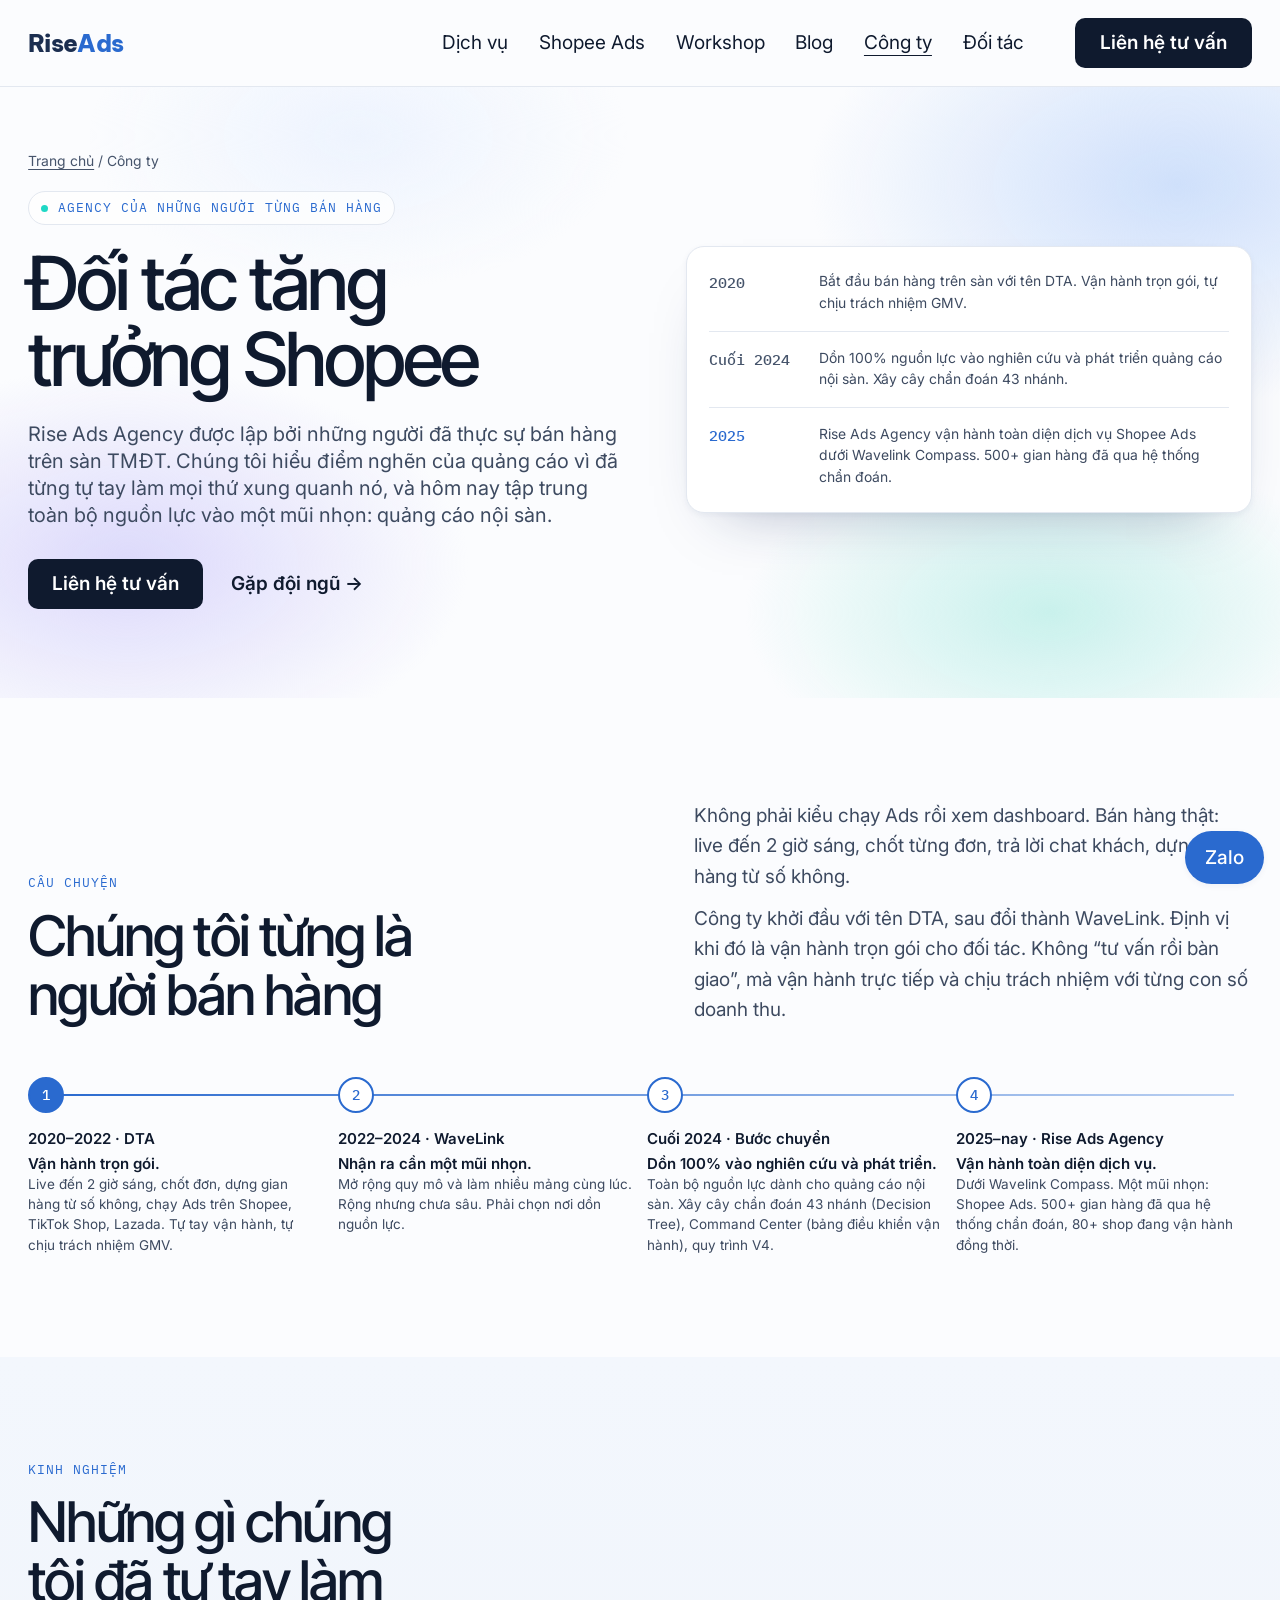
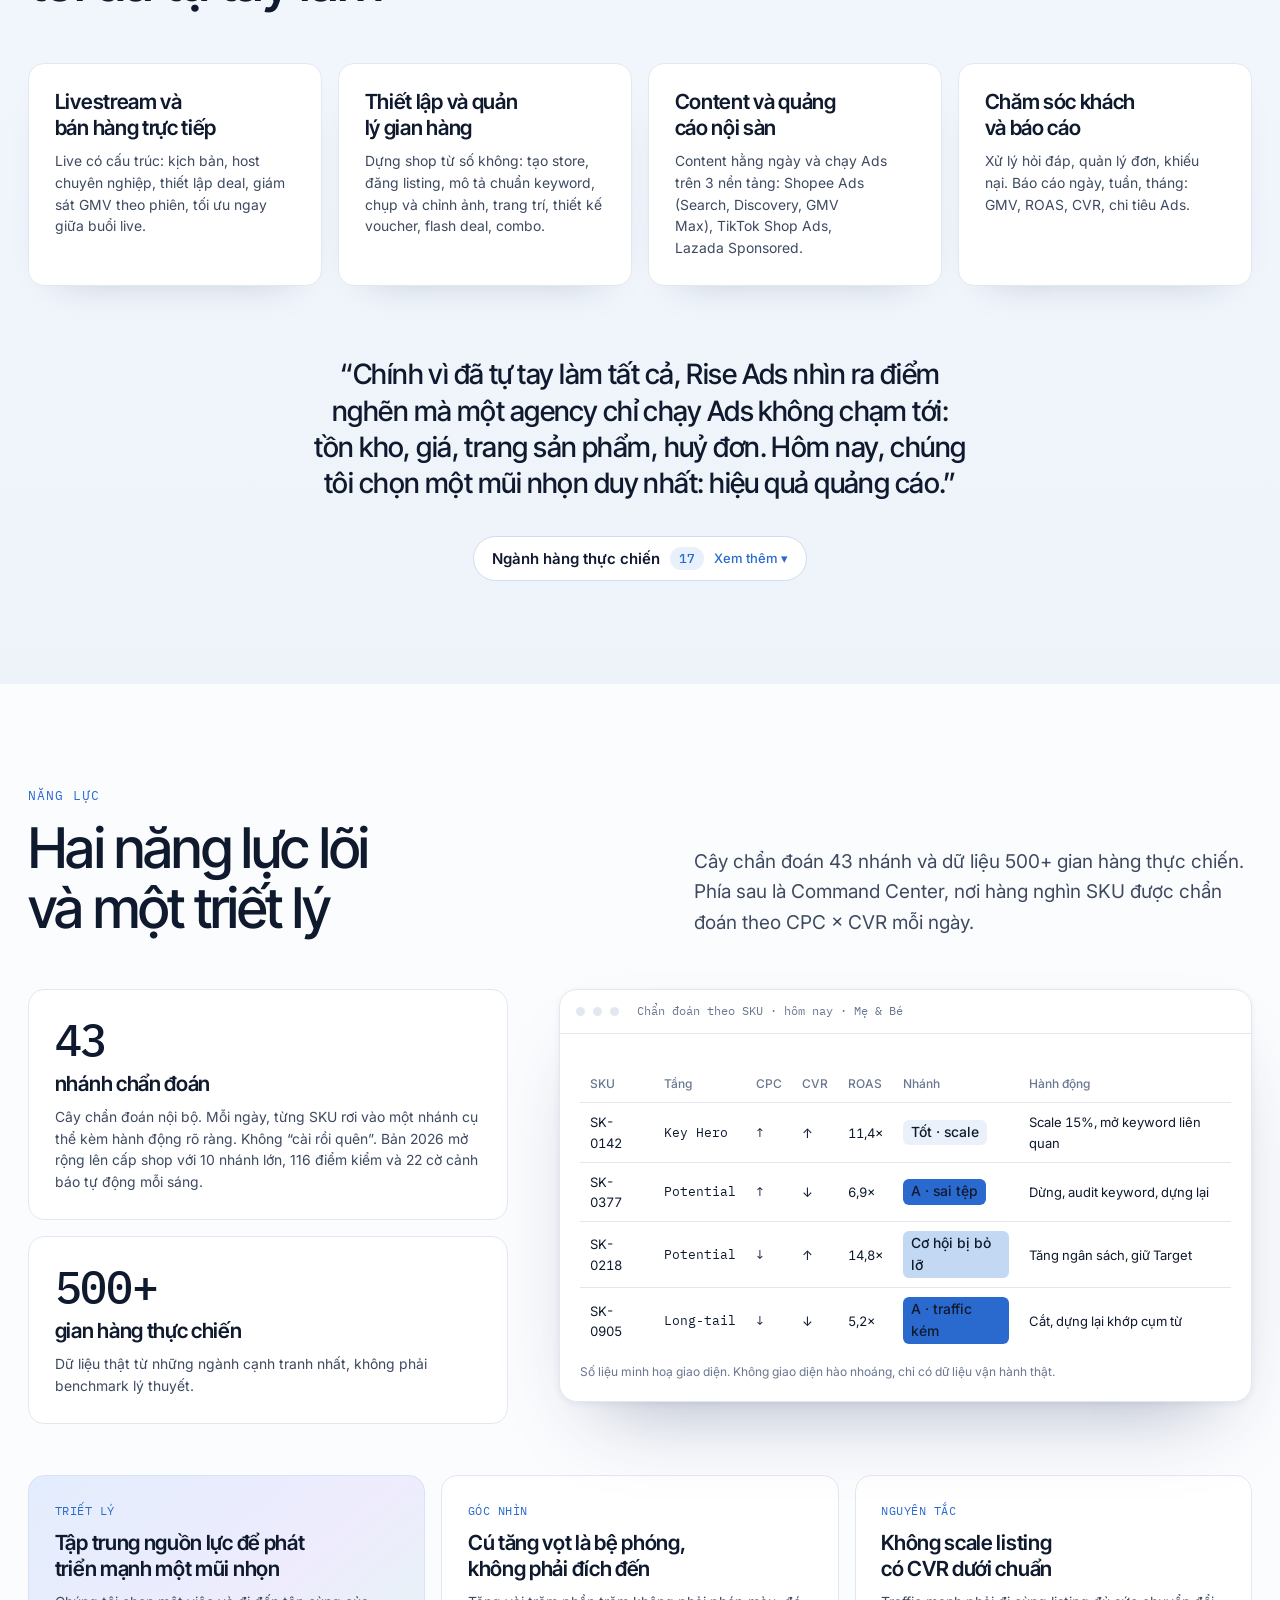
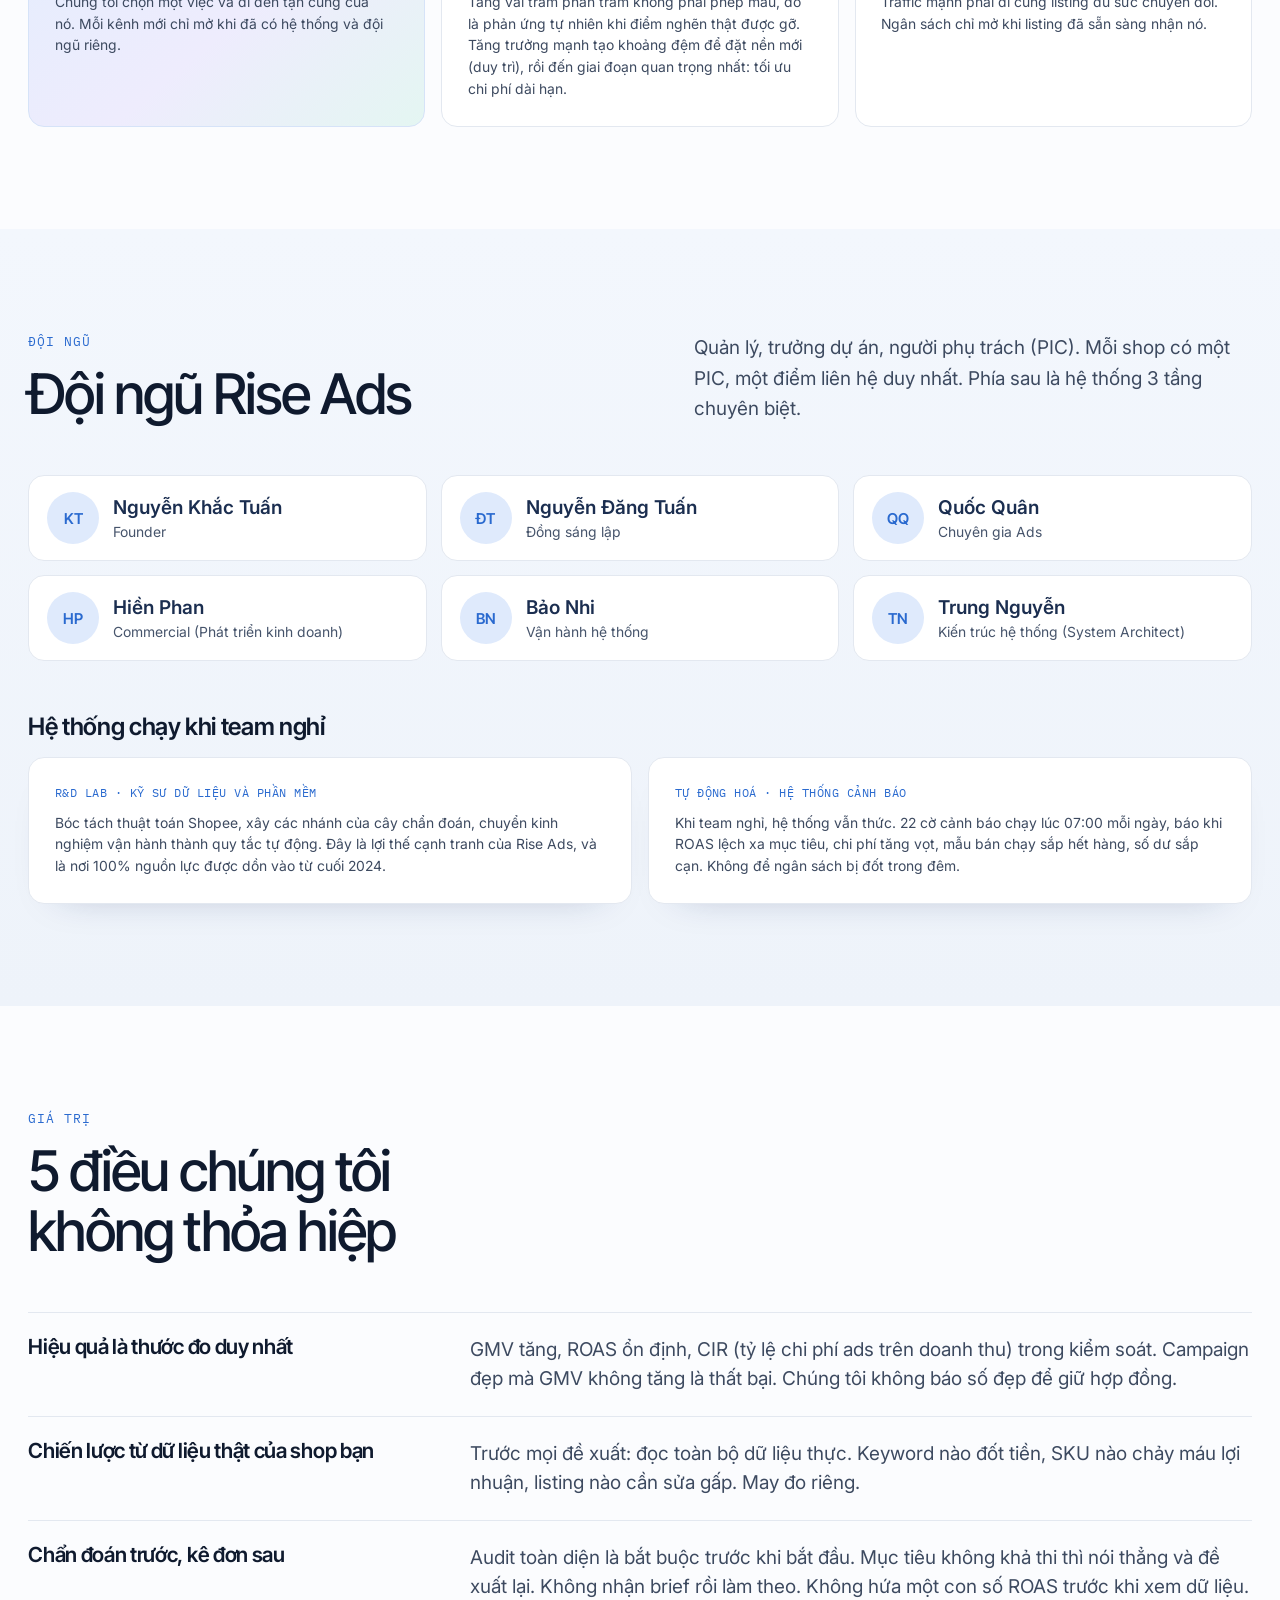
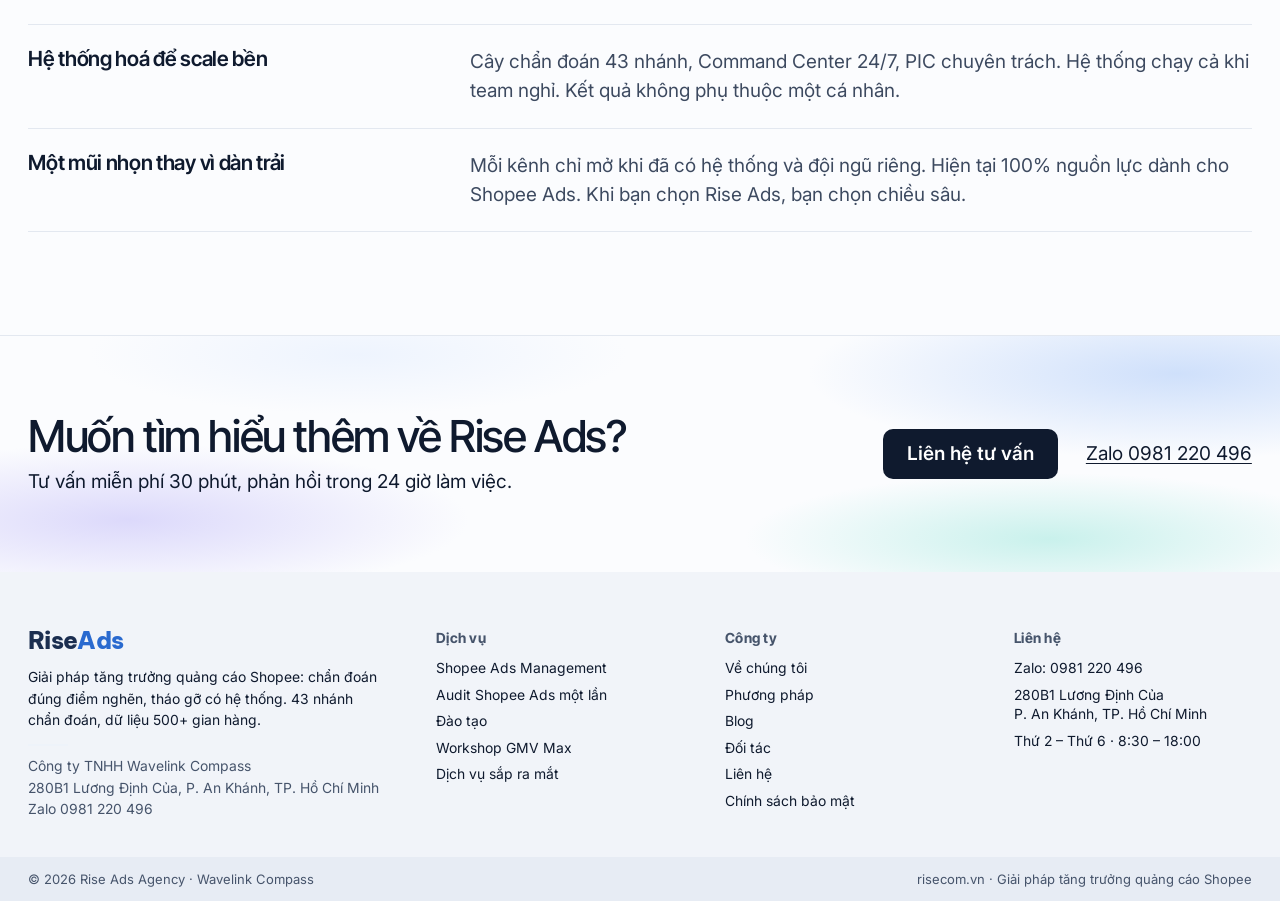
<file: company.html>
<!doctype html>
<!-- TỰ SINH từ src/company.html bằng tools/build_site.py. Đừng sửa file này: sửa chữ cố định trong src/, sửa thông tin chung ở risecom.vn/admin (Thông tin website). -->
<html lang="vi" data-tone="light">
<head>
<meta charset="utf-8">
<meta name="viewport" content="width=device-width, initial-scale=1">
<title>Về Rise Ads – Từ người bán hàng thật đến agency Shopee Ads</title>
<meta name="description" content="Kinh nghiệm sàn TMĐT từ 2020. Từ cuối 2024 dồn 100% nguồn lực vào nghiên cứu và phát triển quảng cáo nội sàn, từ 2025 vận hành toàn diện dịch vụ Shopee Ads. Đội ngũ, hệ thống và 5 giá trị không thỏa hiệp.">
<meta name="theme-color" content="#fbfcfe">
<meta property="og:title" content="Về Rise Ads – Rise Ads Agency">
<meta property="og:description" content="Kinh nghiệm sàn TMĐT từ 2020. Từ cuối 2024 dồn 100% nguồn lực vào nghiên cứu và phát triển quảng cáo nội sàn, từ 2025 vận hành toàn diện dịch vụ Shopee Ads. Đội ngũ, hệ thống và 5 giá trị không thỏa hiệp.">
<meta property="og:image" content="og/company.png">
<link rel="icon" href="favicon.svg" type="image/svg+xml">
<link rel="preconnect" href="https://fonts.googleapis.com">
<link rel="preconnect" href="https://fonts.gstatic.com" crossorigin>
<link href="https://fonts.googleapis.com/css2?family=Be+Vietnam+Pro:wght@800&family=Inter+Tight:wght@400;500;600&family=Inter:wght@400;500;600&family=IBM+Plex+Mono:wght@400;500&display=swap" rel="stylesheet">
<link rel="stylesheet" href="styles.css?v=20261118zd">
</head>
<body>

<div class="topbar field-navy">
  <header class="nav wrap">
    <a class="mark" href="index.html" aria-label="RiseAds, trang chủ">Rise<b>Ads</b></a>
    <nav class="nav-links" aria-label="Chính">
      <a href="services.html">Dịch vụ</a>
      <a href="shopee-ads.html">Shopee Ads</a>
      <a href="workshop.html">Workshop</a>
      <a href="blog.html">Blog</a>
      <a href="company.html" aria-current="page">Công ty</a>
      <a href="clients.html">Đối tác</a>
    </nav>
    <div class="nav-act">
      <button class="btn" type="button" data-modal="tu-van">Liên hệ tư vấn</button>
      <button class="menu-btn" type="button" aria-expanded="false" aria-controls="sheet">Menu</button>
    </div>
  </header>
</div>
<div class="field-navy">

  <section class="hero v3-phero" aria-labelledby="h1">
    <div class="wrap v3-phero-grid">
      <div class="v3-phero-text">
        <p class="crumb"><a href="index.html">Trang chủ</a> / Công ty</p>
        <span class="v3-kicker"><i></i>Agency của những người từng bán hàng</span>
        <h1 id="h1">Đối tác tăng trưởng Shopee</h1>
        <p class="lead">Rise Ads Agency được lập bởi những người đã thực sự bán hàng trên sàn TMĐT. Chúng tôi hiểu điểm nghẽn của quảng cáo vì đã từng tự tay làm mọi thứ xung quanh nó, và hôm nay tập trung toàn bộ nguồn lực vào một mũi nhọn: quảng cáo nội sàn.</p>
        <div class="actions"><button class="btn" type="button" data-modal="tu-van">Liên hệ tư vấn</button><a class="link" href="#doi-ngu">Gặp đội ngũ</a></div>
      </div>
      <div class="v4-milestones" aria-label="Các mốc chính">
        <div><b>2020</b><p>Bắt đầu bán hàng trên sàn với tên DTA. Vận hành trọn gói, tự chịu trách nhiệm GMV.</p></div>
        <div><b>Cuối 2024</b><p>Dồn 100% nguồn lực vào nghiên cứu và phát triển quảng cáo nội sàn. Xây cây chẩn đoán 43 nhánh.</p></div>
        <div class="on"><b>2025</b><p>Rise Ads Agency vận hành toàn diện dịch vụ Shopee Ads dưới Wavelink Compass. 500+ gian hàng đã qua hệ thống chẩn đoán.</p></div>
      </div>
    </div>
  </section>
</div>

<!-- Từng là người bán hàng -->
<section class="v3-sec" aria-labelledby="h-cc">
  <div class="wrap">
    <div class="v3-head reveal">
      <div><span class="eyebrow-v3">Câu chuyện</span><h2 id="h-cc">Chúng tôi từng là người bán hàng</h2></div>
      <div>
        <p class="lead">Không phải kiểu chạy Ads rồi xem dashboard. Bán hàng thật: live đến 2 giờ sáng, chốt từng đơn, trả lời chat khách, dựng gian hàng từ số không.</p>
        <p class="lead" style="margin-top:12px">Công ty khởi đầu với tên DTA, sau đổi thành WaveLink. Định vị khi đó là vận hành trọn gói cho đối tác. Không “tư vấn rồi bàn giao”, mà vận hành trực tiếp và chịu trách nhiệm với từng con số doanh thu.</p>
      </div>
    </div>
    <ol class="v3-steps reveal" style="--n:4" aria-label="Bốn giai đoạn">
      <li><b>2020–2022 · DTA</b><p><b>Vận hành trọn gói.</b> Live đến 2 giờ sáng, chốt đơn, dựng gian hàng từ số không, chạy Ads trên Shopee, TikTok Shop, Lazada. Tự tay vận hành, tự chịu trách nhiệm GMV.</p></li>
      <li><b>2022–2024 · WaveLink</b><p><b>Nhận ra cần một mũi nhọn.</b> Mở rộng quy mô và làm nhiều mảng cùng lúc. Rộng nhưng chưa sâu. Phải chọn nơi dồn nguồn lực.</p></li>
      <li><b>Cuối 2024 · Bước chuyển</b><p><b>Dồn 100% vào nghiên cứu và phát triển.</b> Toàn bộ nguồn lực dành cho quảng cáo nội sàn. Xây cây chẩn đoán 43 nhánh (Decision Tree), Command Center (bảng điều khiển vận hành), quy trình V4.</p></li>
      <li><b>2025–nay · Rise Ads Agency</b><p><b>Vận hành toàn diện dịch vụ.</b> Dưới Wavelink Compass. Một mũi nhọn: Shopee Ads. 500+ gian hàng đã qua hệ thống chẩn đoán, 80+ shop đang vận hành đồng thời.</p></li>
    </ol>
  </div>
</section>

<!-- Đã tự tay làm -->
<section class="v3-sec v3-sec--tint" aria-labelledby="h-nt">
  <div class="wrap">
    <div class="v3-head reveal"><div><span class="eyebrow-v3">Kinh nghiệm</span><h2 id="h-nt">Những gì chúng tôi đã tự tay làm</h2></div></div>
    <div class="v3-tiles v3-tiles--4">
      <div class="v3-tile reveal"><h3>Livestream và bán hàng trực tiếp</h3><p>Live có cấu trúc: kịch bản, host chuyên nghiệp, thiết lập deal, giám sát GMV theo phiên, tối ưu ngay giữa buổi live.</p></div>
      <div class="v3-tile reveal"><h3>Thiết lập và quản lý gian hàng</h3><p>Dựng shop từ số không: tạo store, đăng listing, mô tả chuẩn keyword, chụp và chỉnh ảnh, trang trí, thiết kế voucher, flash deal, combo.</p></div>
      <div class="v3-tile reveal"><h3>Content và quảng cáo nội sàn</h3><p>Content hằng ngày và chạy Ads trên 3 nền tảng: Shopee Ads (Search, Discovery, GMV Max), TikTok Shop Ads, Lazada Sponsored.</p></div>
      <div class="v3-tile reveal"><h3>Chăm sóc khách và báo cáo</h3><p>Xử lý hỏi đáp, quản lý đơn, khiếu nại. Báo cáo ngày, tuần, tháng: GMV, ROAS, CVR, chi tiêu Ads.</p></div>
    </div>
    <blockquote class="v3-quote v4-quote-c reveal">“Chính vì đã tự tay làm tất cả, Rise Ads nhìn ra điểm nghẽn mà một agency chỉ chạy Ads không chạm tới: tồn kho, giá, trang sản phẩm, huỷ đơn. Hôm nay, chúng tôi chọn một mũi nhọn duy nhất: hiệu quả quảng cáo.”</blockquote>
    <details class="v4-inds reveal">
      <summary><span>Ngành hàng thực chiến</span><b>17</b></summary>
      <ul>
        <li>Mẹ &amp; Bé</li><li>Thể thao</li><li>Nội thất &amp; Bàn ghế</li><li>Thời trang</li><li>Làm đẹp &amp; Chăm sóc cá nhân</li><li>Giày dép</li><li>Thực phẩm &amp; Đồ uống</li><li>Gia dụng &amp; Nhà cửa</li><li>Điện tử &amp; Phụ kiện</li><li>Chăn ga gối</li><li>Sách</li><li>Thiết bị điện &amp; Văn phòng</li><li>Vật tư điện lạnh</li><li>Học tập &amp; Đồ trẻ em</li><li>Thú cưng</li><li>Phụ kiện ô tô</li><li>Trang sức</li>
      </ul>
    </details>
  </div>
</section>

<!-- Năng lực lõi -->
<section class="v3-sec" aria-labelledby="h-nl">
  <div class="wrap">
    <div class="v3-head reveal">
      <div><span class="eyebrow-v3">Năng lực</span><h2 id="h-nl">Hai năng lực lõi và một triết lý</h2></div>
      <p class="lead">Cây chẩn đoán 43 nhánh và dữ liệu 500+ gian hàng thực chiến. Phía sau là Command Center, nơi hàng nghìn SKU được chẩn đoán theo CPC × CVR mỗi ngày.</p>
    </div>
    <div class="v4-split">
      <div class="v3-tiles" style="align-content:start">
        <div class="v3-tile reveal"><span class="num v4-bignum">43</span><h3>nhánh chẩn đoán</h3><p>Cây chẩn đoán nội bộ. Mỗi ngày, từng SKU rơi vào một nhánh cụ thể kèm hành động rõ ràng. Không “cài rồi quên”. Bản 2026 mở rộng lên cấp shop với 10 nhánh lớn, 116 điểm kiểm và 22 cờ cảnh báo tự động mỗi sáng.</p></div>
        <div class="v3-tile reveal"><span class="num v4-bignum">500+</span><h3>gian hàng thực chiến</h3><p>Dữ liệu thật từ những ngành cạnh tranh nhất, không phải benchmark lý thuyết.</p></div>
      </div>
      <div class="v3-cc v3-report reveal" aria-label="Chẩn đoán theo SKU, số liệu minh hoạ">
        <div class="v3-cc-top"><i></i><i></i><i></i><span>Chẩn đoán theo SKU · hôm nay · Mẹ &amp; Bé</span></div>
        <div class="v3-cc-main">
          <div class="scroll">
          <table class="v3-mini">
            <thead><tr><th>SKU</th><th>Tầng</th><th>CPC</th><th>CVR</th><th>ROAS</th><th>Nhánh</th><th>Hành động</th></tr></thead>
            <tbody>
              <tr><td>SK-0142</td><td>Key Hero</td><td>↑</td><td>↑</td><td>11,4×</td><td><span class="tag-ok">Tốt · scale</span></td><td>Scale 15%, mở keyword liên quan</td></tr>
              <tr><td>SK-0377</td><td>Potential</td><td>↑</td><td>↓</td><td>6,9×</td><td><span class="tag-risk">A · sai tệp</span></td><td>Dừng, audit keyword, dựng lại</td></tr>
              <tr><td>SK-0218</td><td>Potential</td><td>↓</td><td>↑</td><td>14,8×</td><td><span class="tag-warn">Cơ hội bị bỏ lỡ</span></td><td>Tăng ngân sách, giữ Target</td></tr>
              <tr><td>SK-0905</td><td>Long-tail</td><td>↓</td><td>↓</td><td>5,2×</td><td><span class="tag-risk">A · traffic kém</span></td><td>Cắt, dựng lại khớp cụm từ</td></tr>
            </tbody>
          </table>
          </div>
          <p class="ui-foot">Số liệu minh hoạ giao diện. Không giao diện hào nhoáng, chỉ có dữ liệu vận hành thật.</p>
        </div>
      </div>
    </div>
    <div class="v3-tiles v3-tiles--3 mt">
      <div class="v3-tile v3-tile--blue reveal"><span class="v3-tag">Triết lý</span><h3>Tập trung nguồn lực để phát triển mạnh một mũi nhọn</h3><p>Chúng tôi chọn một việc và đi đến tận cùng của nó. Mỗi kênh mới chỉ mở khi đã có hệ thống và đội ngũ riêng.</p></div>
      <div class="v3-tile reveal"><span class="v3-tag">Góc nhìn</span><h3>Cú tăng vọt là bệ phóng, không phải đích đến</h3><p>Tăng vài trăm phần trăm không phải phép màu, đó là phản ứng tự nhiên khi điểm nghẽn thật được gỡ. Tăng trưởng mạnh tạo khoảng đệm để đặt nền mới (duy trì), rồi đến giai đoạn quan trọng nhất: tối ưu chi phí dài hạn.</p></div>
      <div class="v3-tile reveal"><span class="v3-tag">Nguyên tắc</span><h3>Không scale listing có CVR dưới chuẩn</h3><p>Traffic mạnh phải đi cùng listing đủ sức chuyển đổi. Ngân sách chỉ mở khi listing đã sẵn sàng nhận nó.</p></div>
    </div>
  </div>
</section>

<!-- Đội ngũ -->
<section id="doi-ngu" class="v3-sec v3-sec--tint" aria-labelledby="h-dn">
  <div class="wrap">
    <div class="v3-head reveal">
      <div><span class="eyebrow-v3">Đội ngũ</span><h2 id="h-dn">Đội ngũ Rise Ads</h2></div>
      <p class="lead">Quản lý, trưởng dự án, người phụ trách (PIC). Mỗi shop có một PIC, một điểm liên hệ duy nhất. Phía sau là hệ thống 3 tầng chuyên biệt.</p>
    </div>
    <ul class="v4-people">
      <li class="reveal"><span class="ava">KT</span><b>Nguyễn Khắc Tuấn</b><span>Founder</span></li>
      <li class="reveal"><span class="ava">ĐT</span><b>Nguyễn Đăng Tuấn</b><span>Đồng sáng lập</span></li>
      <li class="reveal"><span class="ava">QQ</span><b>Quốc Quân</b><span>Chuyên gia Ads</span></li>
      <li class="reveal"><span class="ava">HP</span><b>Hiền Phan</b><span>Commercial (Phát triển kinh doanh)</span></li>
      <li class="reveal"><span class="ava">BN</span><b>Bảo Nhi</b><span>Vận hành hệ thống</span></li>
      <li class="reveal"><span class="ava">TN</span><b>Trung Nguyễn</b><span>Kiến trúc hệ thống (System Architect)</span></li>
    </ul>
    <h3 class="mt reveal" style="font-size:var(--step-lead)">Hệ thống chạy khi team nghỉ</h3>
    <div class="v3-tiles v3-tiles--2 mt-s">
      <div class="v3-tile reveal"><span class="v3-tag">R&amp;D Lab · kỹ sư dữ liệu và phần mềm</span><p>Bóc tách thuật toán Shopee, xây các nhánh của cây chẩn đoán, chuyển kinh nghiệm vận hành thành quy tắc tự động. Đây là lợi thế cạnh tranh của Rise Ads, và là nơi 100% nguồn lực được dồn vào từ cuối 2024.</p></div>
      <div class="v3-tile reveal"><span class="v3-tag">Tự động hoá · hệ thống cảnh báo</span><p>Khi team nghỉ, hệ thống vẫn thức. 22 cờ cảnh báo chạy lúc 07:00 mỗi ngày, báo khi ROAS lệch xa mục tiêu, chi phí tăng vọt, mẫu bán chạy sắp hết hàng, số dư sắp cạn. Không để ngân sách bị đốt trong đêm.</p></div>
    </div>
  </div>
</section>

<!-- 5 điều -->
<section id="gia-tri" class="v3-sec" aria-labelledby="h-gt">
  <div class="wrap">
    <div class="v3-head reveal"><div><span class="eyebrow-v3">Giá trị</span><h2 id="h-gt">5 điều chúng tôi không thỏa hiệp</h2></div></div>
    <div class="v4-values">
      <div class="reveal"><h3>Hiệu quả là thước đo duy nhất</h3><p>GMV tăng, ROAS ổn định, CIR (tỷ lệ chi phí ads trên doanh thu) trong kiểm soát. Campaign đẹp mà GMV không tăng là thất bại. Chúng tôi không báo số đẹp để giữ hợp đồng.</p></div>
      <div class="reveal"><h3>Chiến lược từ dữ liệu thật của shop bạn</h3><p>Trước mọi đề xuất: đọc toàn bộ dữ liệu thực. Keyword nào đốt tiền, SKU nào chảy máu lợi nhuận, listing nào cần sửa gấp. May đo riêng.</p></div>
      <div class="reveal"><h3>Chẩn đoán trước, kê đơn sau</h3><p>Audit toàn diện là bắt buộc trước khi bắt đầu. Mục tiêu không khả thi thì nói thẳng và đề xuất lại. Không nhận brief rồi làm theo. Không hứa một con số ROAS trước khi xem dữ liệu.</p></div>
      <div class="reveal"><h3>Hệ thống hoá để scale bền</h3><p>Cây chẩn đoán 43 nhánh, Command Center 24/7, PIC chuyên trách. Hệ thống chạy cả khi team nghỉ. Kết quả không phụ thuộc một cá nhân.</p></div>
      <div class="reveal"><h3>Một mũi nhọn thay vì dàn trải</h3><p>Mỗi kênh chỉ mở khi đã có hệ thống và đội ngũ riêng. Hiện tại 100% nguồn lực dành cho Shopee Ads. Khi bạn chọn Rise Ads, bạn chọn chiều sâu.</p></div>
    </div>
  </div>
</section>

<!-- CTA -->
<section class="field-navy cta-band" aria-labelledby="h-cta">
  <div class="wrap">
    <div class="cta-text reveal">
      <h2 id="h-cta">Muốn tìm hiểu thêm về Rise Ads?</h2>
      <p class="lead mt-s">Tư vấn miễn phí 30 phút, phản hồi trong 24 giờ làm việc.</p>
    </div>
    <div class="actions cta-act"><button class="btn" type="button" data-modal="tu-van">Liên hệ tư vấn</button><a class="link" href="https://zalo.me/0981220496">Zalo 0981 220 496</a></div>
  </div>
</section>

<footer class="field-navy foot">
  <div class="wrap">
    <div class="foot-grid">
      <div class="foot-brand">
        <a class="mark" href="index.html">Rise<b>Ads</b></a>
        <p class="mt-s">Giải pháp tăng trưởng quảng cáo Shopee: chẩn đoán đúng điểm nghẽn, tháo gỡ có hệ thống. 43 nhánh chẩn đoán, dữ liệu 500+ gian hàng.</p>
        <p class="foot-legal">Công ty TNHH Wavelink Compass<br>280B1 Lương Định Của, P. An Khánh, TP. Hồ Chí Minh<br>Zalo 0981 220 496</p>
      </div>
      <nav class="foot-col" aria-label="Dịch vụ">
        <h4>Dịch vụ</h4>
        <a href="shopee-ads.html">Shopee Ads Management</a>
        <a href="services.html#audit">Audit Shopee Ads một lần</a>
        <a href="services.html#dao-tao">Đào tạo</a>
        <a href="workshop.html">Workshop GMV Max</a>
        <a href="services.html#sap-ra-mat">Dịch vụ sắp ra mắt</a>
      </nav>
      <nav class="foot-col" aria-label="Công ty">
        <h4>Công ty</h4>
        <a href="company.html">Về chúng tôi</a>
        <a href="shopee-ads.html#quy-trinh">Phương pháp</a>
        <a href="blog.html">Blog</a>
        <a href="clients.html">Đối tác</a>
        <a href="contact.html">Liên hệ</a>
        <a href="contact.html#bao-mat">Chính sách bảo mật</a>
      </nav>
      <div class="foot-col">
        <h4>Liên hệ</h4>
        <a href="https://zalo.me/0981220496">Zalo: 0981 220 496</a>
        <p>280B1 Lương Định Của<br>P. An Khánh, TP. Hồ Chí Minh</p>
        <p>Thứ 2 – Thứ 6 · 8:30 – 18:00</p>
      </div>
    </div>
    <div class="foot-end">
      <span>© 2026 Rise Ads Agency · Wavelink Compass</span>
      <span>risecom.vn · Giải pháp tăng trưởng quảng cáo Shopee</span>
    </div>
  </div>
</footer>
<div id="sheet" class="sheet" hidden tabindex="-1">
  <div class="sheet-top"><a class="mark" href="index.html">Rise<b>Ads</b></a><button class="link sheet-close" type="button">Đóng</button></div>
  <nav aria-label="Menu điện thoại"><a href="services.html">Dịch vụ</a><a href="shopee-ads.html">Shopee Ads</a><a href="workshop.html">Workshop</a><a href="blog.html">Blog</a><a href="company.html">Công ty</a><a href="clients.html">Đối tác</a><a href="contact.html">Liên hệ</a></nav>
  <p class="sheet-foot"><a href="https://zalo.me/0981220496">Zalo 0981 220 496</a></p>
</div>

<dialog id="contact-modal" class="modal" aria-labelledby="m-title">
  <div class="m-in">
    <div class="m-top"><div><h2 id="m-title">Tư vấn miễn phí 30 phút</h2><p class="small mt-s">Chúng tôi chẩn đoán shop trước khi đề xuất. Phản hồi trong 24 giờ làm việc.</p></div><button class="link" type="button" data-modal-close>Đóng</button></div>
    <form class="form" data-form novalidate>
      <div><label for="m-name">Tên / Công ty</label><input id="m-name" name="name" required autocomplete="name"></div>
      <div><label for="m-phone">Số Zalo</label><input id="m-phone" name="phone" type="tel" required inputmode="tel" autocomplete="tel" aria-describedby="m-phone-h"><p id="m-phone-h" class="hint small">Zalo là kênh ưu tiên, phản hồi nhanh nhất.</p></div>
      <div><label for="m-service">Dịch vụ quan tâm</label><select id="m-service" name="service"><option value="tu-van">Shopee Ads Management</option><option value="bao-gia">Báo giá Shopee Ads Management</option><option value="audit">Audit Shopee Ads (1 lần)</option><option value="dao-tao">Đào tạo, Workshop GMV Max</option><option value="khac">Khác</option></select></div>
      <div><label for="m-ind">Ngành hàng</label><select id="m-ind" name="industry"><option value="">Chọn ngành</option></select></div>
      <div><label for="m-spend">Chi phí Ads / tháng</label><input id="m-spend" name="ads_spend" inputmode="decimal" placeholder="VD: 120 triệu"></div>
      <div><label for="m-rev">Doanh thu từ Ads / tháng</label><input id="m-rev" name="ads_revenue" inputmode="decimal" placeholder="VD: 1,5 tỷ"><p class="roas-out small" aria-live="polite"></p></div>
      <div class="f-full"><label for="m-issue">Vấn đề đang gặp</label><textarea id="m-issue" name="issue" placeholder="Tăng ngân sách là ROAS tụt, nhiều click không ra đơn, số lên xuống không rõ vì sao..."></textarea></div>
      <div class="hp" aria-hidden="true"><label>Website<input name="website_url" tabindex="-1" autocomplete="off"></label></div>
      <p class="err f-full" aria-live="polite"></p>
      <div class="f-act actions"><button class="btn" type="submit">Gửi yêu cầu tư vấn</button><span class="small">Phản hồi trong 24 giờ làm việc</span></div>
      <p class="f-done" hidden></p>
    </form>
  </div>
</dialog>

<a class="zalo-fab" href="https://zalo.me/0981220496">Zalo</a>
<script src="app.js?v=20261118t" defer></script>
</body>
</html>
</file>
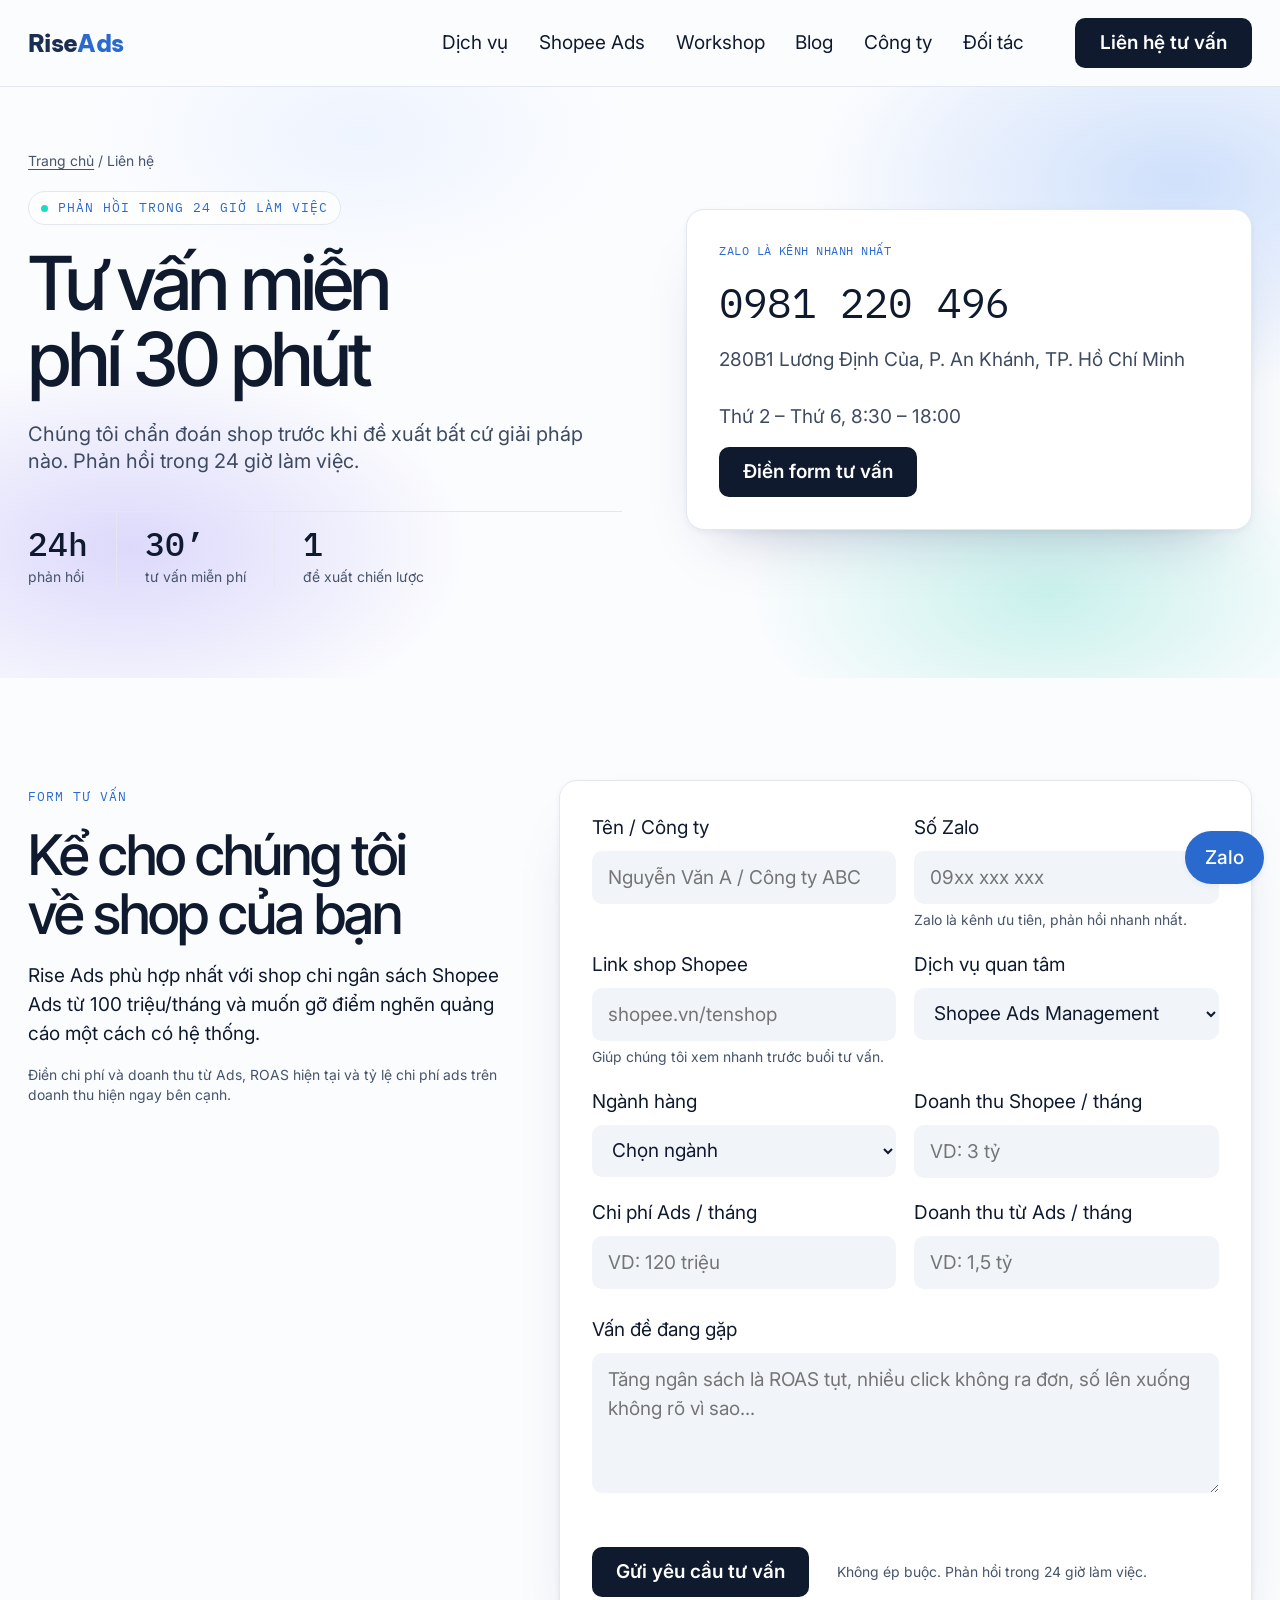
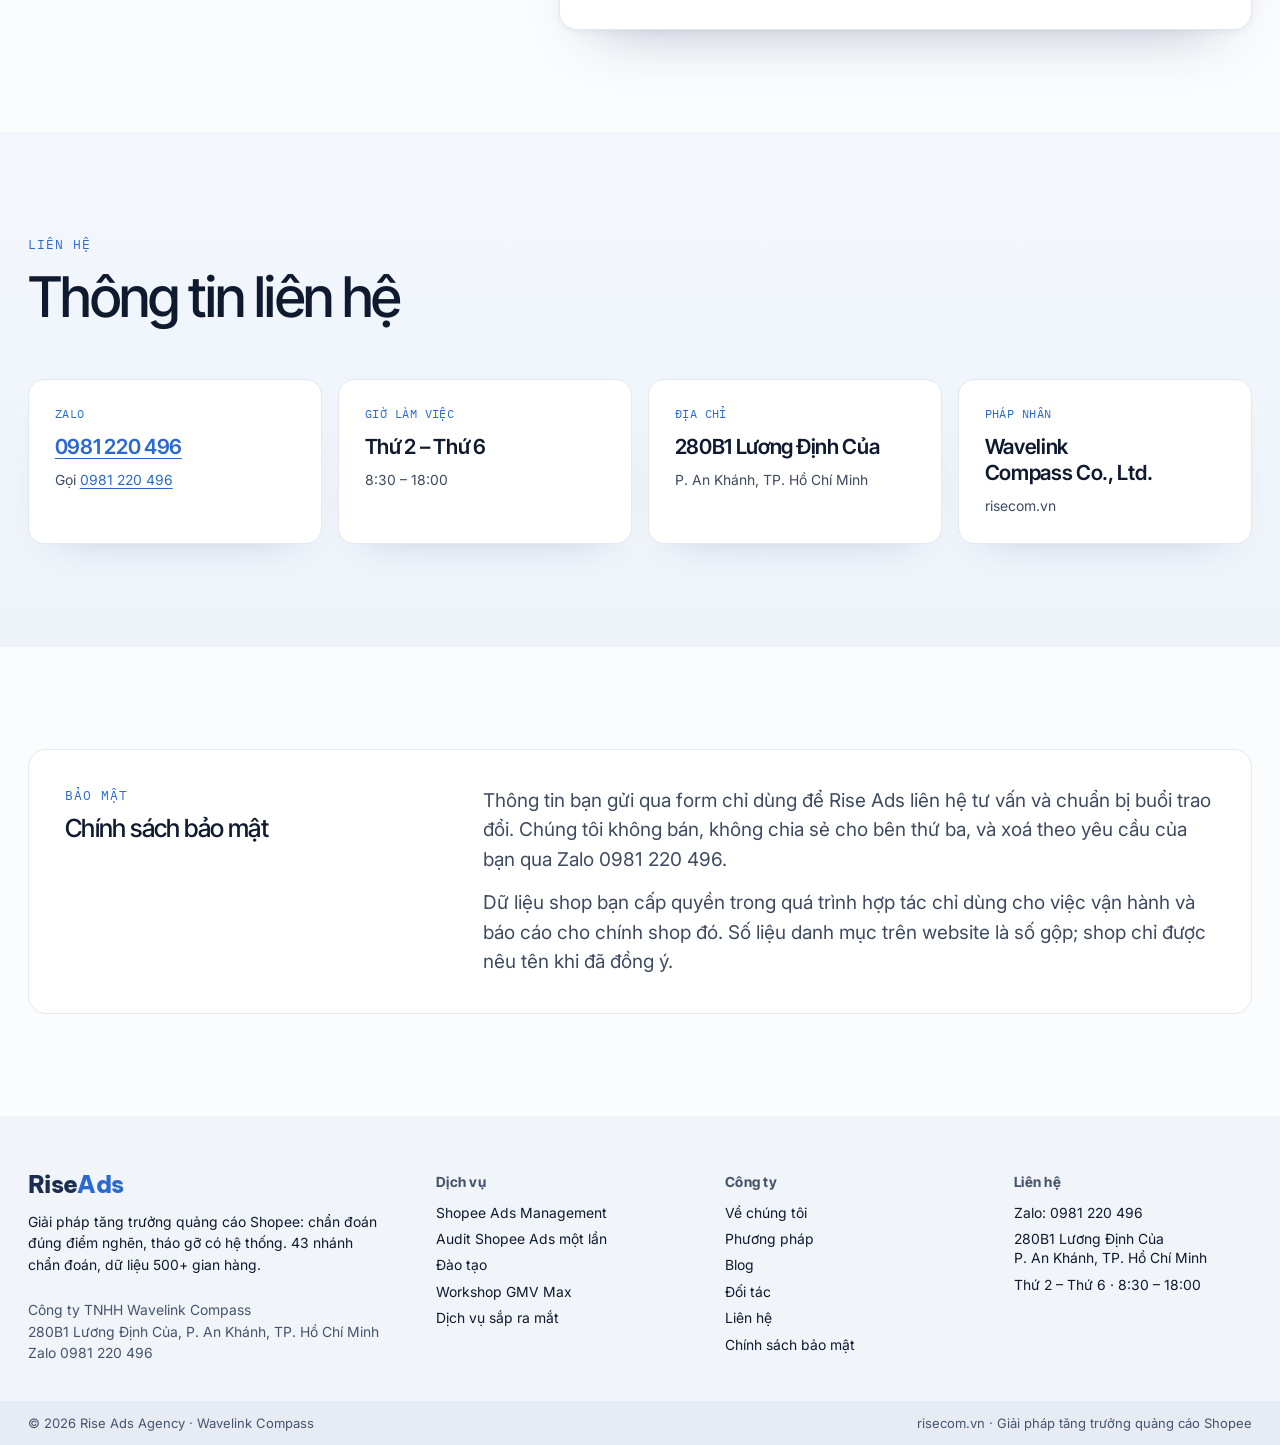
<file: contact.html>
<!doctype html>
<!-- TỰ SINH từ src/contact.html bằng tools/build_site.py. Đừng sửa file này: sửa chữ cố định trong src/, sửa thông tin chung ở risecom.vn/admin (Thông tin website). -->
<html lang="vi" data-tone="light">
<head>
<meta charset="utf-8">
<meta name="viewport" content="width=device-width, initial-scale=1">
<title>Liên hệ Rise Ads – Tư vấn Shopee Ads miễn phí 30 phút</title>
<meta name="description" content="Gửi thông tin, người phụ trách liên hệ qua Zalo trong 24 giờ làm việc. Audit nhanh shop trước khi đề xuất.">
<meta name="theme-color" content="#fbfcfe">
<meta property="og:title" content="Liên hệ Rise Ads – Rise Ads Agency">
<meta property="og:description" content="Gửi thông tin, người phụ trách liên hệ qua Zalo trong 24 giờ làm việc. Audit nhanh shop trước khi đề xuất.">
<meta property="og:image" content="og/contact.png">
<link rel="icon" href="favicon.svg" type="image/svg+xml">
<link rel="preconnect" href="https://fonts.googleapis.com">
<link rel="preconnect" href="https://fonts.gstatic.com" crossorigin>
<link href="https://fonts.googleapis.com/css2?family=Be+Vietnam+Pro:wght@800&family=Inter+Tight:wght@400;500;600&family=Inter:wght@400;500;600&family=IBM+Plex+Mono:wght@400;500&display=swap" rel="stylesheet">
<link rel="stylesheet" href="styles.css?v=20261118zd">
</head>
<body>

<div class="topbar field-navy">
  <header class="nav wrap">
    <a class="mark" href="index.html" aria-label="RiseAds, trang chủ">Rise<b>Ads</b></a>
    <nav class="nav-links" aria-label="Chính">
      <a href="services.html">Dịch vụ</a>
      <a href="shopee-ads.html">Shopee Ads</a>
      <a href="workshop.html">Workshop</a>
      <a href="blog.html">Blog</a>
      <a href="company.html">Công ty</a>
      <a href="clients.html">Đối tác</a>
    </nav>
    <div class="nav-act">
      <button class="btn" type="button" data-modal="tu-van">Liên hệ tư vấn</button>
      <button class="menu-btn" type="button" aria-expanded="false" aria-controls="sheet">Menu</button>
    </div>
  </header>
</div>
<div class="field-navy">

  <section class="hero v3-phero" aria-labelledby="h1">
    <div class="wrap v3-phero-grid">
      <div class="v3-phero-text">
        <p class="crumb"><a href="index.html">Trang chủ</a> / Liên hệ</p>
        <span class="v3-kicker"><i></i>Phản hồi trong 24 giờ làm việc</span>
        <h1 id="h1">Tư vấn miễn phí 30 phút</h1>
        <p class="lead">Chúng tôi chẩn đoán shop trước khi đề xuất bất cứ giải pháp nào. Phản hồi trong 24 giờ làm việc.</p>
        <ul class="v3-facts" aria-label="Cam kết tư vấn">
          <li><b>24h</b><span>phản hồi</span></li>
          <li><b>30’</b><span>tư vấn miễn phí</span></li>
          <li><b>1</b><span>đề xuất chiến lược</span></li>
        </ul>
      </div>
      <div class="v4-contactcard">
        <span class="v3-tag">Zalo là kênh nhanh nhất</span>
        <a class="v4-zalo" href="https://zalo.me/0981220496">0981 220 496</a>
        <p>280B1 Lương Định Của, P. An Khánh, TP. Hồ Chí Minh</p>
        <p>Thứ 2 – Thứ 6, 8:30 – 18:00</p>
        <a class="btn" href="#form">Điền form tư vấn</a>
      </div>
    </div>
  </section>
</div>

<section id="form" class="v3-sec" aria-labelledby="h-form">
  <div class="wrap v4-split">
    <div class="reveal">
      <span class="eyebrow-v3">Form tư vấn</span>
      <h2 id="h-form" class="mt-s">Kể cho chúng tôi về shop của bạn</h2>
      <p class="mt-s">Rise Ads phù hợp nhất với shop chi ngân sách Shopee Ads từ 100 triệu/tháng và muốn gỡ điểm nghẽn quảng cáo một cách có hệ thống.</p>
      <p class="small mt-s">Điền chi phí và doanh thu từ Ads, ROAS hiện tại và tỷ lệ chi phí ads trên doanh thu hiện ngay bên cạnh.</p>
    </div>
    <form class="form v4-formcard reveal" data-form novalidate>
      <div><label for="c-name">Tên / Công ty</label><input id="c-name" name="name" required autocomplete="name" placeholder="Nguyễn Văn A / Công ty ABC"></div>
      <div><label for="c-phone">Số Zalo</label><input id="c-phone" name="phone" type="tel" required inputmode="tel" autocomplete="tel" placeholder="09xx xxx xxx" aria-describedby="c-phone-h"><p id="c-phone-h" class="hint small">Zalo là kênh ưu tiên, phản hồi nhanh nhất.</p></div>
      <div><label for="c-shop">Link shop Shopee</label><input id="c-shop" name="shop_url" type="url" inputmode="url" placeholder="shopee.vn/tenshop" aria-describedby="c-shop-h"><p id="c-shop-h" class="hint small">Giúp chúng tôi xem nhanh trước buổi tư vấn.</p></div>
      <div><label for="c-service">Dịch vụ quan tâm</label><select id="c-service" name="service"><option value="tu-van">Shopee Ads Management</option><option value="bao-gia">Báo giá Shopee Ads Management</option><option value="audit">Audit Shopee Ads (1 lần)</option><option value="dao-tao">Đào tạo, Workshop GMV Max</option><option value="khac">Khác</option></select></div>
      <div><label for="c-ind">Ngành hàng</label><select id="c-ind" name="industry"><option value="">Chọn ngành</option></select></div>
      <div><label for="c-revshop">Doanh thu Shopee / tháng</label><input id="c-revshop" name="shop_revenue" inputmode="decimal" placeholder="VD: 3 tỷ"></div>
      <div><label for="c-spend">Chi phí Ads / tháng</label><input id="c-spend" name="ads_spend" inputmode="decimal" placeholder="VD: 120 triệu"></div>
      <div><label for="c-rev">Doanh thu từ Ads / tháng</label><input id="c-rev" name="ads_revenue" inputmode="decimal" placeholder="VD: 1,5 tỷ"><p class="roas-out" aria-live="polite"></p></div>
      <div class="f-full"><label for="c-issue">Vấn đề đang gặp</label><textarea id="c-issue" name="issue" placeholder="Tăng ngân sách là ROAS tụt, nhiều click không ra đơn, số lên xuống không rõ vì sao..."></textarea></div>
      <div class="hp" aria-hidden="true"><label>Website<input name="website_url" tabindex="-1" autocomplete="off"></label></div>
      <p class="err f-full" aria-live="polite"></p>
      <div class="f-act actions"><button class="btn" type="submit">Gửi yêu cầu tư vấn</button><span class="small">Không ép buộc. Phản hồi trong 24 giờ làm việc.</span></div>
      <p class="f-done" hidden></p>
    </form>
  </div>
</section>

<section class="v3-sec v3-sec--tint" aria-labelledby="h-tt">
  <div class="wrap">
    <div class="v3-head reveal"><div><span class="eyebrow-v3">Liên hệ</span><h2 id="h-tt">Thông tin liên hệ</h2></div></div>
    <div class="v3-tiles v3-tiles--4">
      <div class="v3-tile reveal"><span class="v3-tag">Zalo</span><h3><a href="https://zalo.me/0981220496">0981 220 496</a></h3><p>Gọi <a href="tel:+84981220496">0981 220 496</a></p></div>
      <div class="v3-tile reveal"><span class="v3-tag">Giờ làm việc</span><h3>Thứ 2 – Thứ 6</h3><p>8:30 – 18:00</p></div>
      <div class="v3-tile reveal"><span class="v3-tag">Địa chỉ</span><h3>280B1 Lương Định Của</h3><p>P. An Khánh, TP. Hồ Chí Minh</p></div>
      <div class="v3-tile reveal"><span class="v3-tag">Pháp nhân</span><h3>Wavelink Compass Co., Ltd.</h3><p>risecom.vn</p></div>
    </div>
  </div>
</section>

<section id="bao-mat" class="v3-sec" aria-labelledby="h-bm">
  <div class="wrap">
    <article class="v3-detail reveal">
      <div class="v3-detail-h"><span class="eyebrow-v3">Bảo mật</span><h2 id="h-bm" class="v4-h3">Chính sách bảo mật</h2></div>
      <div class="v3-detail-b">
        <p>Thông tin bạn gửi qua form chỉ dùng để Rise Ads liên hệ tư vấn và chuẩn bị buổi trao đổi. Chúng tôi không bán, không chia sẻ cho bên thứ ba, và xoá theo yêu cầu của bạn qua Zalo 0981 220 496.</p>
        <p>Dữ liệu shop bạn cấp quyền trong quá trình hợp tác chỉ dùng cho việc vận hành và báo cáo cho chính shop đó. Số liệu danh mục trên website là số gộp; shop chỉ được nêu tên khi đã đồng ý.</p>
      </div>
    </article>
  </div>
</section>

<footer class="field-navy foot">
  <div class="wrap">
    <div class="foot-grid">
      <div class="foot-brand">
        <a class="mark" href="index.html">Rise<b>Ads</b></a>
        <p class="mt-s">Giải pháp tăng trưởng quảng cáo Shopee: chẩn đoán đúng điểm nghẽn, tháo gỡ có hệ thống. 43 nhánh chẩn đoán, dữ liệu 500+ gian hàng.</p>
        <p class="foot-legal">Công ty TNHH Wavelink Compass<br>280B1 Lương Định Của, P. An Khánh, TP. Hồ Chí Minh<br>Zalo 0981 220 496</p>
      </div>
      <nav class="foot-col" aria-label="Dịch vụ">
        <h4>Dịch vụ</h4>
        <a href="shopee-ads.html">Shopee Ads Management</a>
        <a href="services.html#audit">Audit Shopee Ads một lần</a>
        <a href="services.html#dao-tao">Đào tạo</a>
        <a href="workshop.html">Workshop GMV Max</a>
        <a href="services.html#sap-ra-mat">Dịch vụ sắp ra mắt</a>
      </nav>
      <nav class="foot-col" aria-label="Công ty">
        <h4>Công ty</h4>
        <a href="company.html">Về chúng tôi</a>
        <a href="shopee-ads.html#quy-trinh">Phương pháp</a>
        <a href="blog.html">Blog</a>
        <a href="clients.html">Đối tác</a>
        <a href="contact.html">Liên hệ</a>
        <a href="contact.html#bao-mat">Chính sách bảo mật</a>
      </nav>
      <div class="foot-col">
        <h4>Liên hệ</h4>
        <a href="https://zalo.me/0981220496">Zalo: 0981 220 496</a>
        <p>280B1 Lương Định Của<br>P. An Khánh, TP. Hồ Chí Minh</p>
        <p>Thứ 2 – Thứ 6 · 8:30 – 18:00</p>
      </div>
    </div>
    <div class="foot-end">
      <span>© 2026 Rise Ads Agency · Wavelink Compass</span>
      <span>risecom.vn · Giải pháp tăng trưởng quảng cáo Shopee</span>
    </div>
  </div>
</footer>
<div id="sheet" class="sheet" hidden tabindex="-1">
  <div class="sheet-top"><a class="mark" href="index.html">Rise<b>Ads</b></a><button class="link sheet-close" type="button">Đóng</button></div>
  <nav aria-label="Menu điện thoại"><a href="services.html">Dịch vụ</a><a href="shopee-ads.html">Shopee Ads</a><a href="workshop.html">Workshop</a><a href="blog.html">Blog</a><a href="company.html">Công ty</a><a href="clients.html">Đối tác</a><a href="contact.html">Liên hệ</a></nav>
  <p class="sheet-foot"><a href="https://zalo.me/0981220496">Zalo 0981 220 496</a></p>
</div>

<dialog id="contact-modal" class="modal" aria-labelledby="m-title">
  <div class="m-in">
    <div class="m-top"><div><h2 id="m-title">Tư vấn miễn phí 30 phút</h2><p class="small mt-s">Chúng tôi chẩn đoán shop trước khi đề xuất. Phản hồi trong 24 giờ làm việc.</p></div><button class="link" type="button" data-modal-close>Đóng</button></div>
    <form class="form" data-form novalidate>
      <div><label for="m-name">Tên / Công ty</label><input id="m-name" name="name" required autocomplete="name"></div>
      <div><label for="m-phone">Số Zalo</label><input id="m-phone" name="phone" type="tel" required inputmode="tel" autocomplete="tel" aria-describedby="m-phone-h"><p id="m-phone-h" class="hint small">Zalo là kênh ưu tiên, phản hồi nhanh nhất.</p></div>
      <div><label for="m-service">Dịch vụ quan tâm</label><select id="m-service" name="service"><option value="tu-van">Shopee Ads Management</option><option value="bao-gia">Báo giá Shopee Ads Management</option><option value="audit">Audit Shopee Ads (1 lần)</option><option value="dao-tao">Đào tạo, Workshop GMV Max</option><option value="khac">Khác</option></select></div>
      <div><label for="m-ind">Ngành hàng</label><select id="m-ind" name="industry"><option value="">Chọn ngành</option></select></div>
      <div><label for="m-spend">Chi phí Ads / tháng</label><input id="m-spend" name="ads_spend" inputmode="decimal" placeholder="VD: 120 triệu"></div>
      <div><label for="m-rev">Doanh thu từ Ads / tháng</label><input id="m-rev" name="ads_revenue" inputmode="decimal" placeholder="VD: 1,5 tỷ"><p class="roas-out small" aria-live="polite"></p></div>
      <div class="f-full"><label for="m-issue">Vấn đề đang gặp</label><textarea id="m-issue" name="issue" placeholder="Tăng ngân sách là ROAS tụt, nhiều click không ra đơn, số lên xuống không rõ vì sao..."></textarea></div>
      <div class="hp" aria-hidden="true"><label>Website<input name="website_url" tabindex="-1" autocomplete="off"></label></div>
      <p class="err f-full" aria-live="polite"></p>
      <div class="f-act actions"><button class="btn" type="submit">Gửi yêu cầu tư vấn</button><span class="small">Phản hồi trong 24 giờ làm việc</span></div>
      <p class="f-done" hidden></p>
    </form>
  </div>
</dialog>

<a class="zalo-fab" href="https://zalo.me/0981220496">Zalo</a>
<script src="app.js?v=20261118t" defer></script>
</body>
</html>
</file>
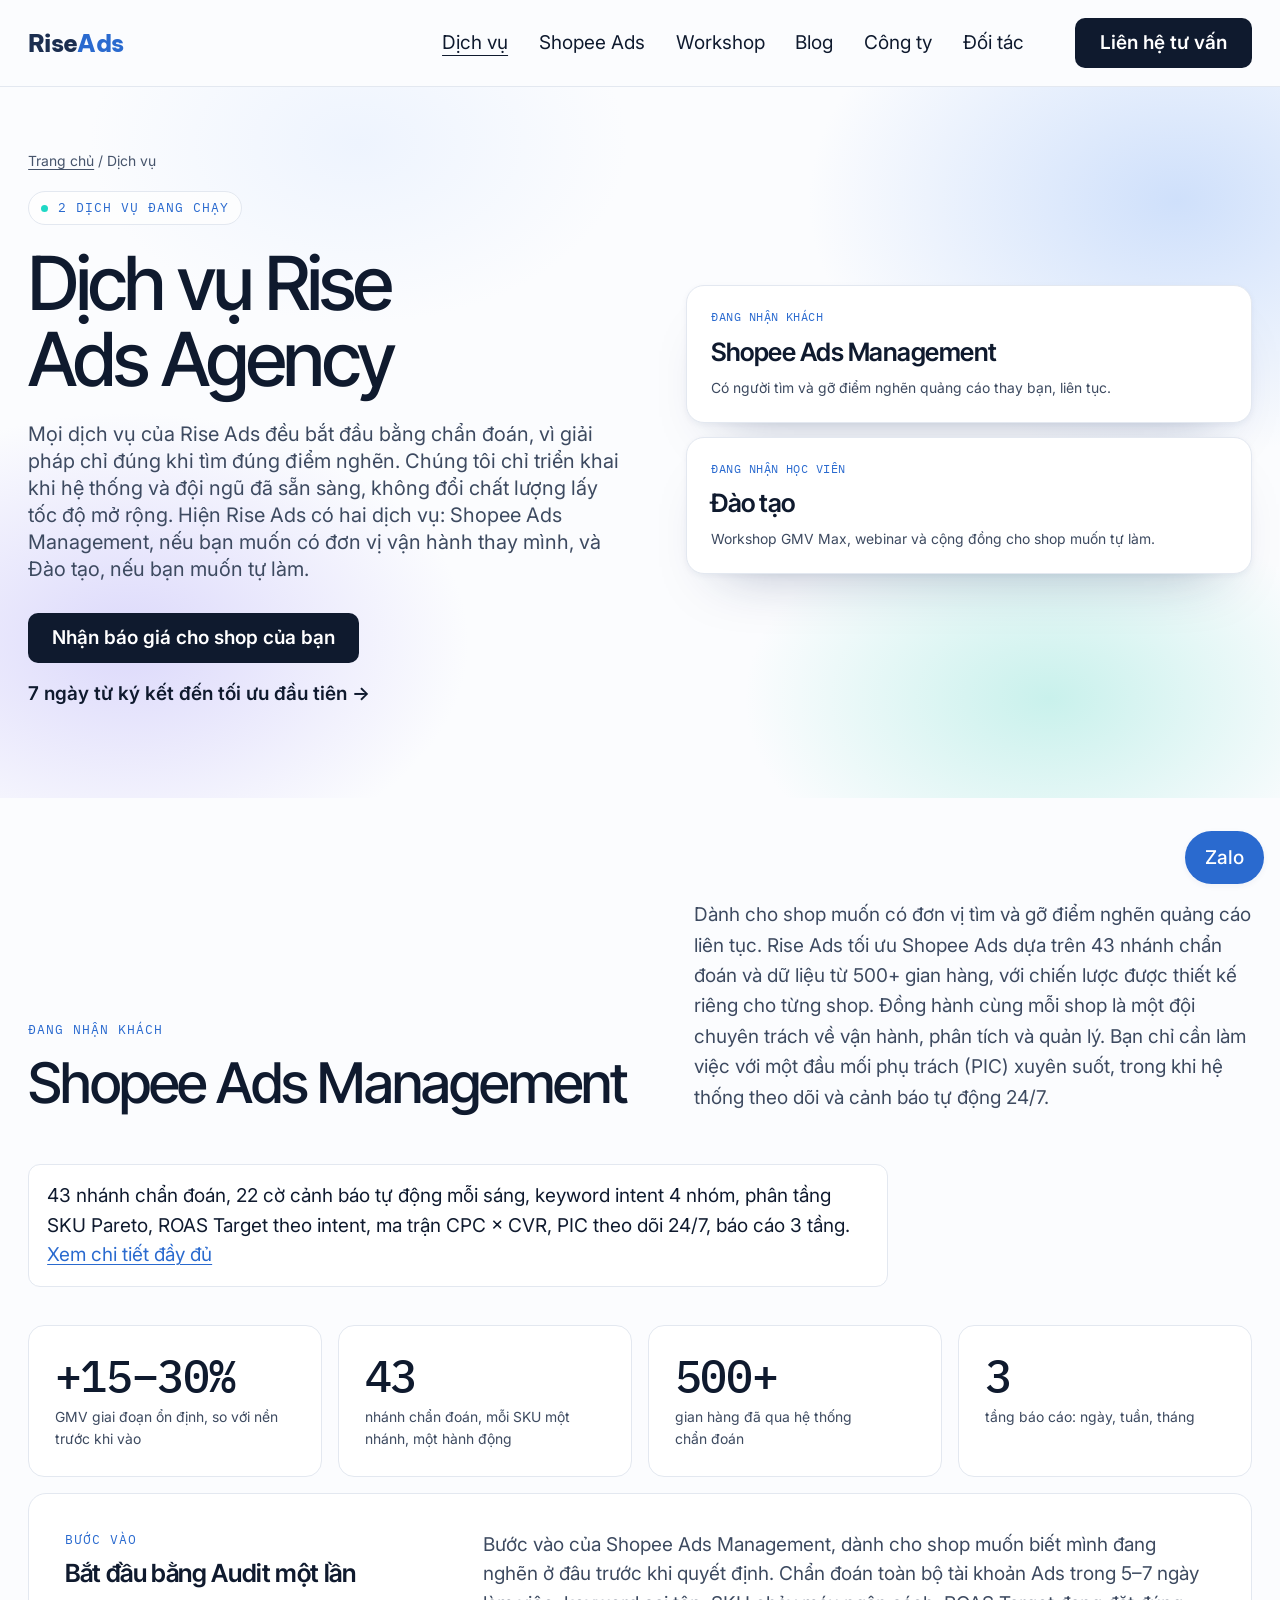
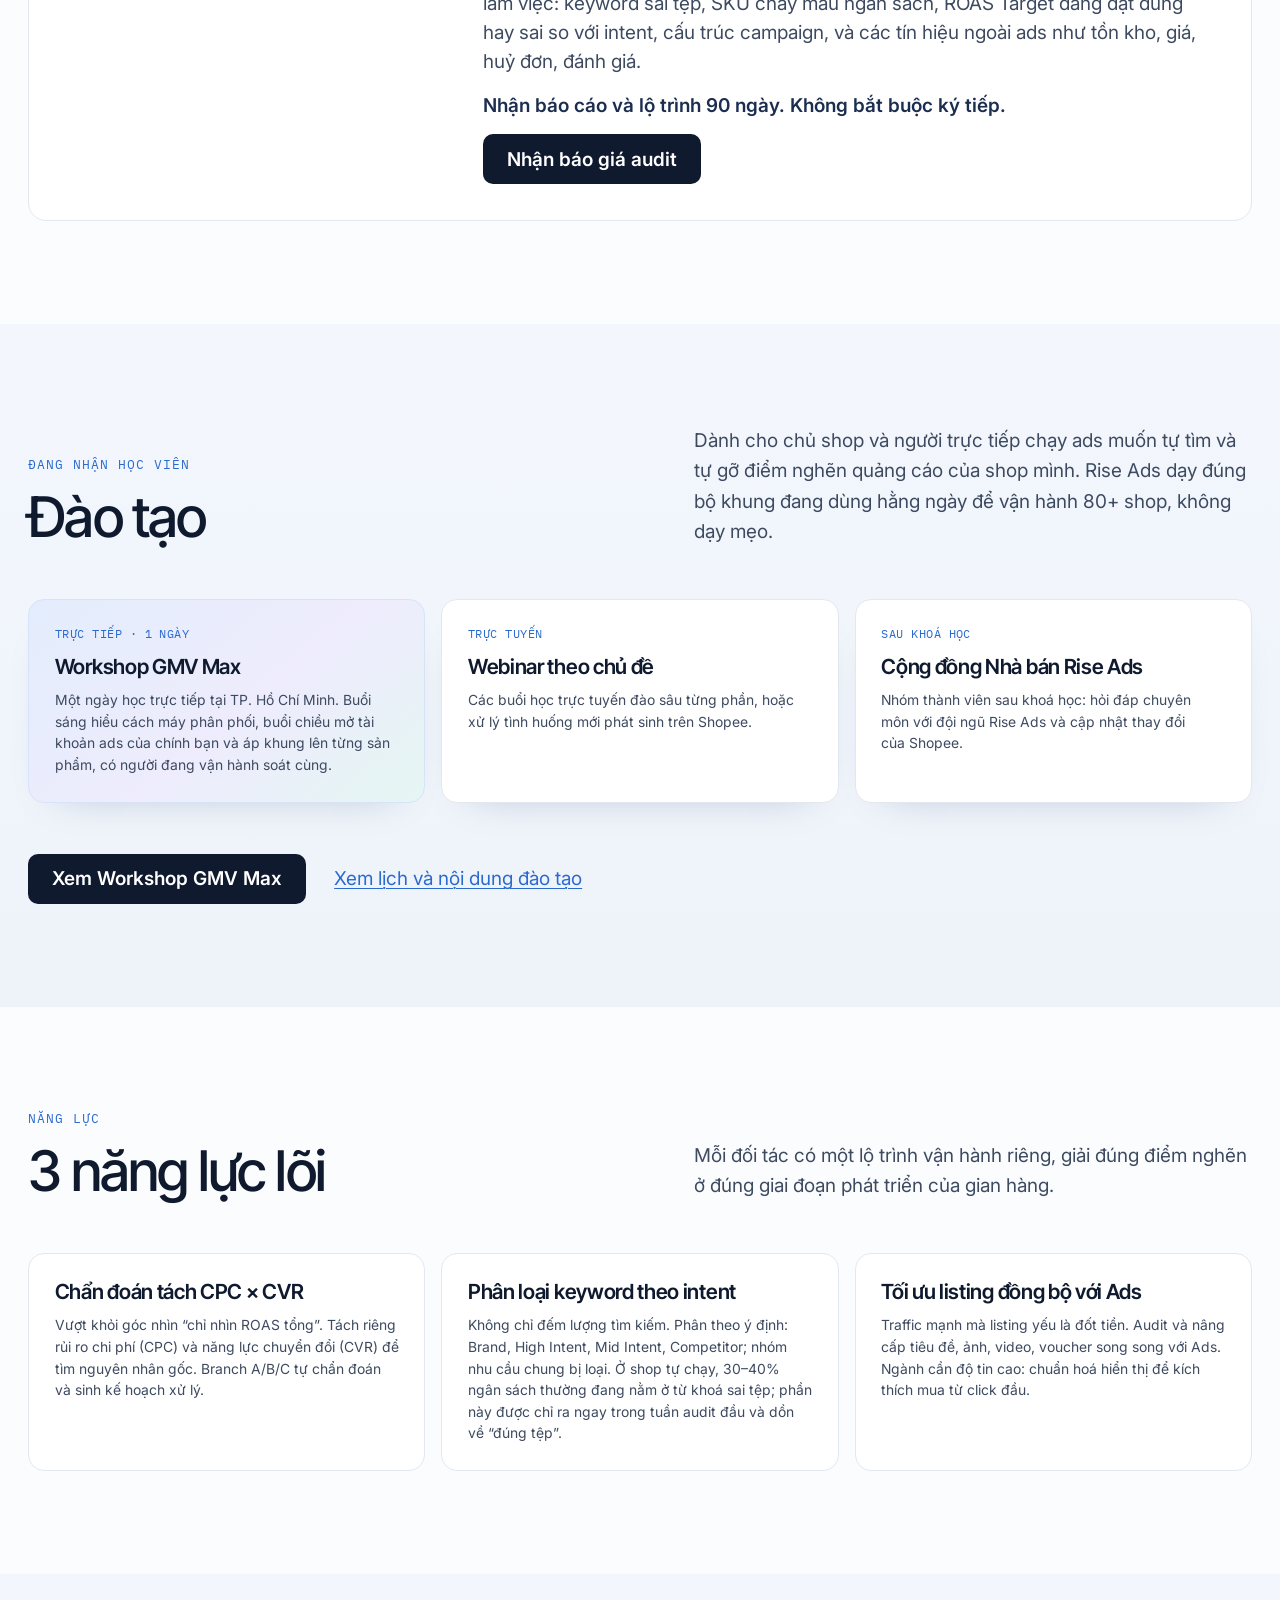
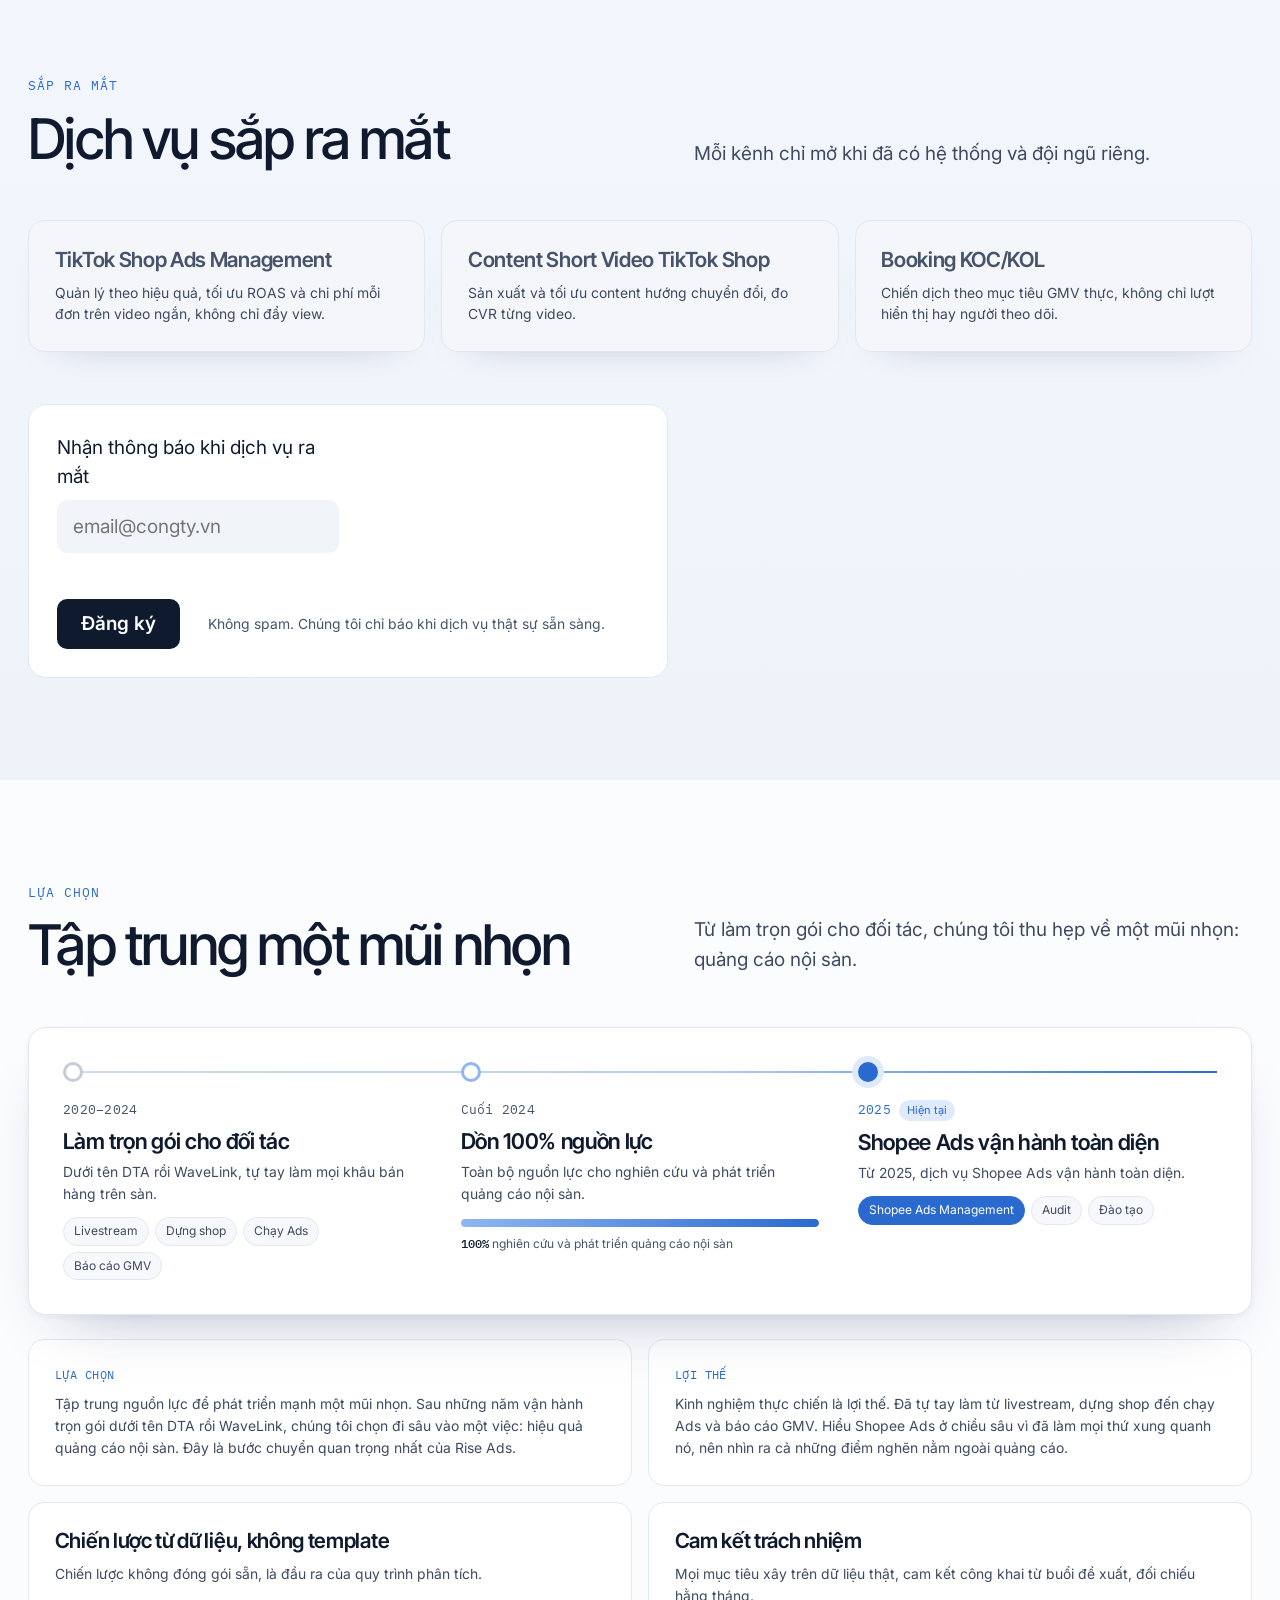
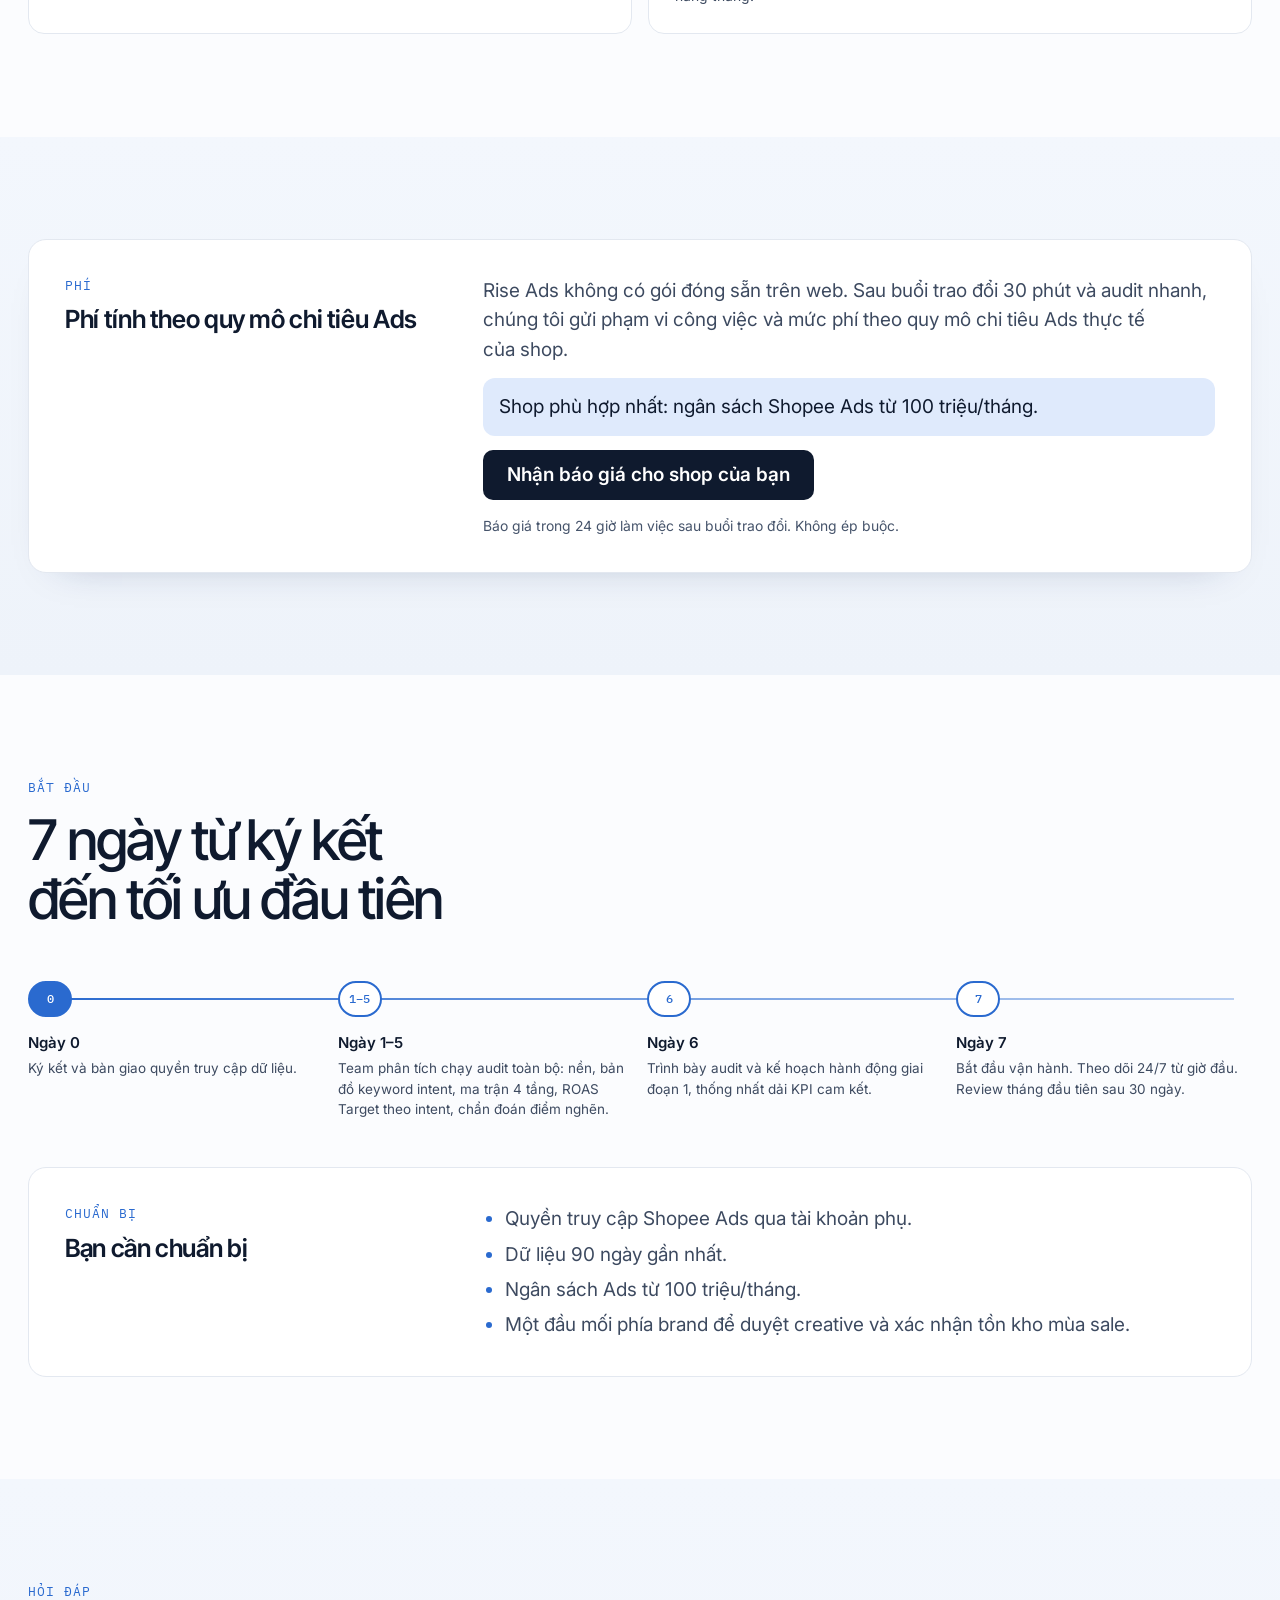
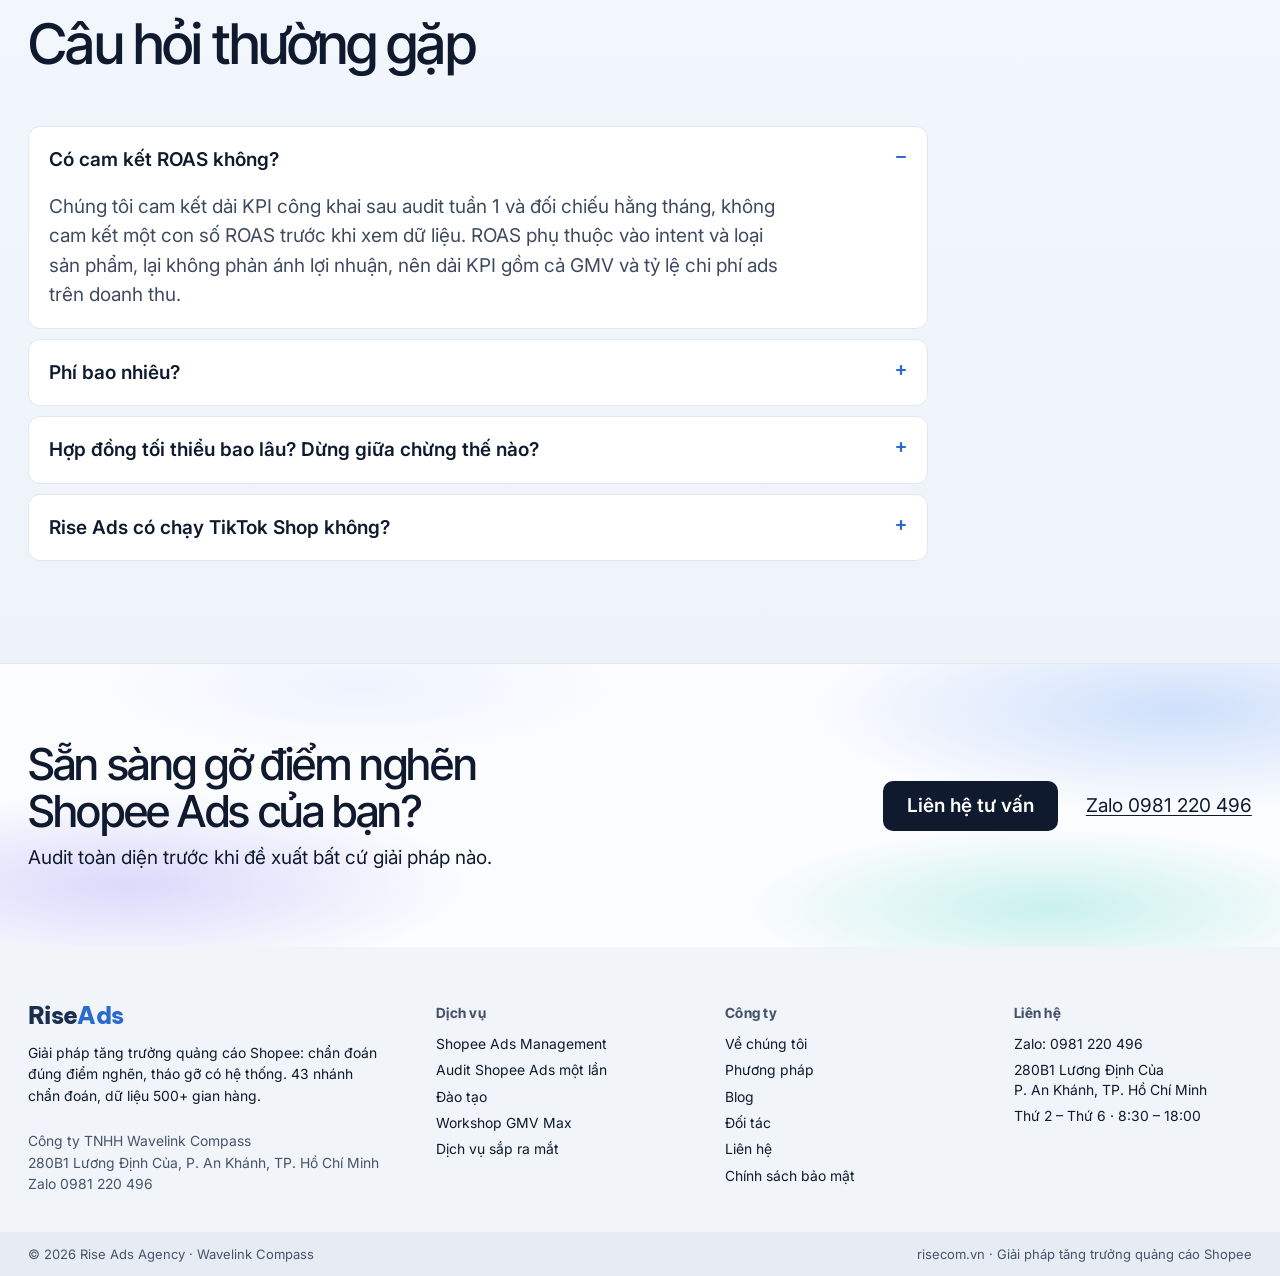
<file: services.html>
<!doctype html>
<!-- TỰ SINH từ src/services.html bằng tools/build_site.py. Đừng sửa file này: sửa chữ cố định trong src/, sửa thông tin chung ở risecom.vn/admin (Thông tin website). -->
<html lang="vi" data-tone="light">
<head>
<meta charset="utf-8">
<meta name="viewport" content="width=device-width, initial-scale=1">
<title>Dịch vụ Rise Ads – Shopee Ads Management và Đào tạo Shopee Ads</title>
<meta name="description" content="Hai dịch vụ của Rise Ads: Shopee Ads Management cho shop cần người vận hành, và Đào tạo (workshop, webinar) cho shop muốn tự làm. Chẩn đoán CPC × CVR, phân loại keyword theo ý định mua, tối ưu listing đồng bộ Ads. Từ ký kết đến lần tối ưu đầu tiên: 7 ngày.">
<meta name="theme-color" content="#fbfcfe">
<meta property="og:title" content="Dịch vụ Rise Ads – Rise Ads Agency">
<meta property="og:description" content="Hai dịch vụ của Rise Ads: Shopee Ads Management cho shop cần người vận hành, và Đào tạo (workshop, webinar) cho shop muốn tự làm. Chẩn đoán CPC × CVR, phân loại keyword theo ý định mua, tối ưu listing đồng bộ Ads. Từ ký kết đến lần tối ưu đầu tiên: 7 ngày.">
<meta property="og:image" content="og/services.png">
<link rel="icon" href="favicon.svg" type="image/svg+xml">
<link rel="preconnect" href="https://fonts.googleapis.com">
<link rel="preconnect" href="https://fonts.gstatic.com" crossorigin>
<link href="https://fonts.googleapis.com/css2?family=Be+Vietnam+Pro:wght@800&family=Inter+Tight:wght@400;500;600&family=Inter:wght@400;500;600&family=IBM+Plex+Mono:wght@400;500&display=swap" rel="stylesheet">
<link rel="stylesheet" href="styles.css?v=20261118zd">
</head>
<body>

<div class="topbar field-navy">
  <header class="nav wrap">
    <a class="mark" href="index.html" aria-label="RiseAds, trang chủ">Rise<b>Ads</b></a>
    <nav class="nav-links" aria-label="Chính">
      <a href="services.html" aria-current="page">Dịch vụ</a>
      <a href="shopee-ads.html">Shopee Ads</a>
      <a href="workshop.html">Workshop</a>
      <a href="blog.html">Blog</a>
      <a href="company.html">Công ty</a>
      <a href="clients.html">Đối tác</a>
    </nav>
    <div class="nav-act">
      <button class="btn" type="button" data-modal="tu-van">Liên hệ tư vấn</button>
      <button class="menu-btn" type="button" aria-expanded="false" aria-controls="sheet">Menu</button>
    </div>
  </header>
</div>
<div class="field-navy">

  <section class="hero v3-phero" aria-labelledby="h1">
    <div class="wrap v3-phero-grid">
      <div class="v3-phero-text">
        <p class="crumb"><a href="index.html">Trang chủ</a> / Dịch vụ</p>
        <span class="v3-kicker"><i></i>2 dịch vụ đang chạy</span>
        <h1 id="h1">Dịch vụ Rise Ads Agency</h1>
        <p class="lead">Mọi dịch vụ của Rise Ads đều bắt đầu bằng chẩn đoán, vì giải pháp chỉ đúng khi tìm đúng điểm nghẽn. Chúng tôi chỉ triển khai khi hệ thống và đội ngũ đã sẵn sàng, không đổi chất lượng lấy tốc độ mở rộng. Hiện Rise Ads có hai dịch vụ: Shopee Ads Management, nếu bạn muốn có đơn vị vận hành thay mình, và Đào tạo, nếu bạn muốn tự làm.</p>
        <div class="actions"><button class="btn" type="button" data-modal="bao-gia">Nhận báo giá cho shop của bạn</button><a class="link" href="#bat-dau">7 ngày từ ký kết đến tối ưu đầu tiên</a></div>
      </div>
      <div class="v4-svcpick">
        <a class="v4-svc" href="#shopee-ads"><span class="v3-tag">Đang nhận khách</span><b>Shopee Ads Management</b><span>Có người tìm và gỡ điểm nghẽn quảng cáo thay bạn, liên tục.</span></a>
        <a class="v4-svc" href="#dao-tao"><span class="v3-tag">Đang nhận học viên</span><b>Đào tạo</b><span>Workshop GMV Max, webinar và cộng đồng cho shop muốn tự làm.</span></a>
      </div>
    </div>
  </section>
</div>

<!-- Shopee Ads Management -->
<section id="shopee-ads" class="v3-sec" aria-labelledby="h-sam">
  <div class="wrap">
    <div class="v3-head reveal">
      <div><span class="eyebrow-v3">Đang nhận khách</span><h2 id="h-sam">Shopee Ads Management</h2></div>
      <div>
        <p class="lead">Dành cho shop muốn có đơn vị tìm và gỡ điểm nghẽn quảng cáo liên tục. Rise Ads tối ưu Shopee Ads dựa trên 43 nhánh chẩn đoán và dữ liệu từ 500+ gian hàng, với chiến lược được thiết kế riêng cho từng shop. Đồng hành cùng mỗi shop là một đội chuyên trách về vận hành, phân tích và quản lý. Bạn chỉ cần làm việc với một đầu mối phụ trách (PIC) xuyên suốt, trong khi hệ thống theo dõi và cảnh báo tự động 24/7.</p>
      </div>
    </div>
    <p class="v3-callout reveal" style="display:block">43 nhánh chẩn đoán, 22 cờ cảnh báo tự động mỗi sáng, keyword intent 4 nhóm, phân tầng SKU Pareto, ROAS Target theo intent, ma trận CPC × CVR, PIC theo dõi 24/7, báo cáo 3 tầng. <a href="shopee-ads.html">Xem chi tiết đầy đủ</a></p>
    <div class="v3-tiles v3-tiles--4">
      <div class="v3-tile reveal"><span class="num v4-bignum">+15–30%</span><p>GMV giai đoạn ổn định, so với nền trước khi vào</p></div>
      <div class="v3-tile reveal"><span class="num v4-bignum">43</span><p>nhánh chẩn đoán, mỗi SKU một nhánh, một hành động</p></div>
      <div class="v3-tile reveal"><span class="num v4-bignum">500+</span><p>gian hàng đã qua hệ thống chẩn đoán</p></div>
      <div class="v3-tile reveal"><span class="num v4-bignum">3</span><p>tầng báo cáo: ngày, tuần, tháng</p></div>
    </div>

    <article id="audit" class="v3-detail reveal" style="margin-top:16px">
      <div class="v3-detail-h"><span class="eyebrow-v3">Bước vào</span><h3>Bắt đầu bằng Audit một lần</h3></div>
      <div class="v3-detail-b">
        <p>Bước vào của Shopee Ads Management, dành cho shop muốn biết mình đang nghẽn ở đâu trước khi quyết định. Chẩn đoán toàn bộ tài khoản Ads trong 5–7 ngày làm việc: keyword sai tệp, SKU chảy máu ngân sách, ROAS Target đang đặt đúng hay sai so với intent, cấu trúc campaign, và các tín hiệu ngoài ads như tồn kho, giá, huỷ đơn, đánh giá.</p>
        <p><b>Nhận báo cáo và lộ trình 90 ngày. Không bắt buộc ký tiếp.</b></p>
        <div class="actions"><button class="btn" type="button" data-modal="audit">Nhận báo giá audit</button></div>
      </div>
    </article>
  </div>
</section>

<!-- Đào tạo -->
<section id="dao-tao" class="v3-sec v3-sec--tint" aria-labelledby="h-dt">
  <div class="wrap">
    <div class="v3-head reveal">
      <div><span class="eyebrow-v3">Đang nhận học viên</span><h2 id="h-dt">Đào tạo</h2></div>
      <p class="lead">Dành cho chủ shop và người trực tiếp chạy ads muốn tự tìm và tự gỡ điểm nghẽn quảng cáo của shop mình. Rise Ads dạy đúng bộ khung đang dùng hằng ngày để vận hành 80+ shop, không dạy mẹo.</p>
    </div>
    <div class="v3-tiles v3-tiles--3">
      <div class="v3-tile v3-tile--blue reveal"><span class="v3-tag">Trực tiếp · 1 ngày</span><h3>Workshop GMV Max</h3><p>Một ngày học trực tiếp tại TP. Hồ Chí Minh. Buổi sáng hiểu cách máy phân phối, buổi chiều mở tài khoản ads của chính bạn và áp khung lên từng sản phẩm, có người đang vận hành soát cùng.</p></div>
      <div class="v3-tile reveal"><span class="v3-tag">Trực tuyến</span><h3>Webinar theo chủ đề</h3><p>Các buổi học trực tuyến đào sâu từng phần, hoặc xử lý tình huống mới phát sinh trên Shopee.</p></div>
      <div class="v3-tile reveal"><span class="v3-tag">Sau khoá học</span><h3>Cộng đồng Nhà bán Rise Ads</h3><p>Nhóm thành viên sau khoá học: hỏi đáp chuyên môn với đội ngũ Rise Ads và cập nhật thay đổi của Shopee.</p></div>
    </div>
    <div class="actions mt reveal"><a class="btn" href="workshop.html">Xem Workshop GMV Max</a><a class="link" href="workshop.html#giu-cho">Xem lịch và nội dung đào tạo</a></div>
  </div>
</section>

<!-- 3 năng lực lõi -->
<section class="v3-sec" aria-labelledby="h-nl">
  <div class="wrap">
    <div class="v3-head reveal">
      <div><span class="eyebrow-v3">Năng lực</span><h2 id="h-nl">3 năng lực lõi</h2></div>
      <p class="lead">Mỗi đối tác có một lộ trình vận hành riêng, giải đúng điểm nghẽn ở đúng giai đoạn phát triển của gian hàng.</p>
    </div>
    <div class="v3-tiles v3-tiles--3">
      <div class="v3-tile reveal"><h3>Chẩn đoán tách CPC × CVR</h3><p>Vượt khỏi góc nhìn “chỉ nhìn ROAS tổng”. Tách riêng rủi ro chi phí (CPC) và năng lực chuyển đổi (CVR) để tìm nguyên nhân gốc. Branch A/B/C tự chẩn đoán và sinh kế hoạch xử lý.</p></div>
      <div class="v3-tile reveal"><h3>Phân loại keyword theo intent</h3><p>Không chỉ đếm lượng tìm kiếm. Phân theo ý định: Brand, High Intent, Mid Intent, Competitor; nhóm nhu cầu chung bị loại. Ở shop tự chạy, 30–40% ngân sách thường đang nằm ở từ khoá sai tệp; phần này được chỉ ra ngay trong tuần audit đầu và dồn về “đúng tệp”.</p></div>
      <div class="v3-tile reveal"><h3>Tối ưu listing đồng bộ với Ads</h3><p>Traffic mạnh mà listing yếu là đốt tiền. Audit và nâng cấp tiêu đề, ảnh, video, voucher song song với Ads. Ngành cần độ tin cao: chuẩn hoá hiển thị để kích thích mua từ click đầu.</p></div>
    </div>
  </div>
</section>

<!-- Sắp ra mắt -->
<section id="sap-ra-mat" class="v3-sec v3-sec--tint" aria-labelledby="h-srm">
  <div class="wrap">
    <div class="v3-head reveal">
      <div><span class="eyebrow-v3">Sắp ra mắt</span><h2 id="h-srm">Dịch vụ sắp ra mắt</h2></div>
      <p class="lead">Mỗi kênh chỉ mở khi đã có hệ thống và đội ngũ riêng.</p>
    </div>
    <div class="v3-tiles v3-tiles--3">
      <div class="v3-tile v3-tile--muted reveal"><h3>TikTok Shop Ads Management</h3><p>Quản lý theo hiệu quả, tối ưu ROAS và chi phí mỗi đơn trên video ngắn, không chỉ đẩy view.</p></div>
      <div class="v3-tile v3-tile--muted reveal"><h3>Content Short Video TikTok Shop</h3><p>Sản xuất và tối ưu content hướng chuyển đổi, đo CVR từng video.</p></div>
      <div class="v3-tile v3-tile--muted reveal"><h3>Booking KOC/KOL</h3><p>Chiến dịch theo mục tiêu GMV thực, không chỉ lượt hiển thị hay người theo dõi.</p></div>
    </div>
    <form class="form v4-inline-form mt reveal" data-form data-done="Đã đăng ký. Chúng tôi chỉ báo khi dịch vụ thật sự sẵn sàng." novalidate aria-label="Nhận thông báo khi dịch vụ ra mắt">
      <div><label for="n-email">Nhận thông báo khi dịch vụ ra mắt</label><input id="n-email" name="email" type="email" required autocomplete="email" placeholder="email@congty.vn"></div>
      <div class="hp" aria-hidden="true"><label>Website<input name="website_url" tabindex="-1" autocomplete="off"></label></div>
      <input type="hidden" name="service" value="thong-bao-ra-mat">
      <p class="err f-full" aria-live="polite"></p>
      <div class="f-act actions"><button class="btn" type="submit">Đăng ký</button><span class="small">Không spam. Chúng tôi chỉ báo khi dịch vụ thật sự sẵn sàng.</span></div>
      <p class="f-done" hidden></p>
    </form>
  </div>
</section>

<!-- Tập trung một mũi nhọn -->
<section class="v3-sec" aria-labelledby="h-vs">
  <div class="wrap">
    <div class="v3-head reveal">
      <div><span class="eyebrow-v3">Lựa chọn</span><h2 id="h-vs">Tập trung một mũi nhọn</h2></div>
      <p class="lead">Từ làm trọn gói cho đối tác, chúng tôi thu hẹp về một mũi nhọn: quảng cáo nội sàn.</p>
    </div>
    <ol class="v4-tl reveal" aria-label="Chặng đường của Rise Ads">
      <li>
        <span class="v4-tl-dot" aria-hidden="true"></span>
        <span class="v4-tl-when">2020–2024</span>
        <h3>Làm trọn gói cho đối tác</h3>
        <p>Dưới tên DTA rồi WaveLink, tự tay làm mọi khâu bán hàng trên sàn.</p>
        <div class="v4-tl-chips"><span>Livestream</span><span>Dựng shop</span><span>Chạy Ads</span><span>Báo cáo GMV</span></div>
      </li>
      <li class="mid">
        <span class="v4-tl-dot" aria-hidden="true"></span>
        <span class="v4-tl-when">Cuối 2024</span>
        <h3>Dồn 100% nguồn lực</h3>
        <p>Toàn bộ nguồn lực cho nghiên cứu và phát triển quảng cáo nội sàn.</p>
        <div class="v4-tl-meter" aria-hidden="true"><i></i></div>
        <span class="v4-tl-meterlbl"><b>100%</b> nghiên cứu và phát triển quảng cáo nội sàn</span>
      </li>
      <li class="on">
        <span class="v4-tl-dot" aria-hidden="true"></span>
        <span class="v4-tl-when">2025 <em>Hiện tại</em></span>
        <h3>Shopee Ads vận hành toàn diện</h3>
        <p>Từ 2025, dịch vụ Shopee Ads vận hành toàn diện.</p>
        <div class="v4-tl-chips"><span class="hl">Shopee Ads Management</span><span>Audit</span><span>Đào tạo</span></div>
      </li>
    </ol>
    <div class="v3-tiles v3-tiles--2">
      <div class="v3-tile reveal"><span class="v3-tag">Lựa chọn</span><p>Tập trung nguồn lực để phát triển mạnh một mũi nhọn. Sau những năm vận hành trọn gói dưới tên DTA rồi WaveLink, chúng tôi chọn đi sâu vào một việc: hiệu quả quảng cáo nội sàn. Đây là bước chuyển quan trọng nhất của Rise Ads.</p></div>
      <div class="v3-tile reveal"><span class="v3-tag">Lợi thế</span><p>Kinh nghiệm thực chiến là lợi thế. Đã tự tay làm từ livestream, dựng shop đến chạy Ads và báo cáo GMV. Hiểu Shopee Ads ở chiều sâu vì đã làm mọi thứ xung quanh nó, nên nhìn ra cả những điểm nghẽn nằm ngoài quảng cáo.</p></div>
      <div class="v3-tile reveal"><h3>Chiến lược từ dữ liệu, không template</h3><p>Chiến lược không đóng gói sẵn, là đầu ra của quy trình phân tích.</p></div>
      <div class="v3-tile reveal"><h3>Cam kết trách nhiệm</h3><p>Mọi mục tiêu xây trên dữ liệu thật, cam kết công khai từ buổi đề xuất, đối chiếu hằng tháng.</p></div>
    </div>
  </div>
</section>

<!-- Phí -->
<section id="phi" class="v3-sec v3-sec--tint" aria-labelledby="h-phi">
  <div class="wrap">
    <article class="v3-detail reveal">
      <div class="v3-detail-h"><span class="eyebrow-v3">Phí</span><h3 id="h-phi">Phí tính theo quy mô chi tiêu Ads</h3></div>
      <div class="v3-detail-b">
        <p>Rise Ads không có gói đóng sẵn trên web. Sau buổi trao đổi 30 phút và audit nhanh, chúng tôi gửi phạm vi công việc và mức phí theo quy mô chi tiêu Ads thực tế của shop.</p>
        <p class="v3-note">Shop phù hợp nhất: ngân sách Shopee Ads từ 100 triệu/tháng.</p>
        <div class="actions"><button class="btn" type="button" data-modal="bao-gia">Nhận báo giá cho shop của bạn</button><span class="small">Báo giá trong 24 giờ làm việc sau buổi trao đổi. Không ép buộc.</span></div>
      </div>
    </article>
  </div>
</section>

<!-- 7 ngày -->
<section id="bat-dau" class="v3-sec" aria-labelledby="h-7d">
  <div class="wrap">
    <div class="v3-head reveal">
      <div><span class="eyebrow-v3">Bắt đầu</span><h2 id="h-7d">7 ngày từ ký kết đến tối ưu đầu tiên</h2></div>
    </div>
    <ol class="v3-steps v4-steps-k reveal" style="--n:4">
      <li data-k="0"><b>Ngày 0</b><p>Ký kết và bàn giao quyền truy cập dữ liệu.</p></li>
      <li data-k="1–5"><b>Ngày 1–5</b><p>Team phân tích chạy audit toàn bộ: nền, bản đồ keyword intent, ma trận 4 tầng, ROAS Target theo intent, chẩn đoán điểm nghẽn.</p></li>
      <li data-k="6"><b>Ngày 6</b><p>Trình bày audit và kế hoạch hành động giai đoạn 1, thống nhất dải KPI cam kết.</p></li>
      <li data-k="7"><b>Ngày 7</b><p>Bắt đầu vận hành. Theo dõi 24/7 từ giờ đầu. Review tháng đầu tiên sau 30 ngày.</p></li>
    </ol>
    <article class="v3-detail reveal" style="margin-top:clamp(32px,4vw,48px)">
      <div class="v3-detail-h"><span class="eyebrow-v3">Chuẩn bị</span><h3>Bạn cần chuẩn bị</h3></div>
      <div class="v3-detail-b">
        <ul>
          <li>Quyền truy cập Shopee Ads qua tài khoản phụ.</li>
          <li>Dữ liệu 90 ngày gần nhất.</li>
          <li>Ngân sách Ads từ 100 triệu/tháng.</li>
          <li>Một đầu mối phía brand để duyệt creative và xác nhận tồn kho mùa sale.</li>
        </ul>
      </div>
    </article>
  </div>
</section>

<!-- FAQ -->
<section class="v3-sec v3-sec--tint" aria-labelledby="h-faq">
  <div class="wrap">
    <div class="v3-head reveal"><div><span class="eyebrow-v3">Hỏi đáp</span><h2 id="h-faq">Câu hỏi thường gặp</h2></div></div>
    <div class="v4-faq reveal">
      <details open><summary>Có cam kết ROAS không?</summary><p>Chúng tôi cam kết dải KPI công khai sau audit tuần 1 và đối chiếu hằng tháng, không cam kết một con số ROAS trước khi xem dữ liệu. ROAS phụ thuộc vào intent và loại sản phẩm, lại không phản ánh lợi nhuận, nên dải KPI gồm cả GMV và tỷ lệ chi phí ads trên doanh thu.</p></details>
      <details><summary>Phí bao nhiêu?</summary><p>Phí tính theo quy mô chi tiêu Ads, gửi kèm phạm vi công việc sau buổi trao đổi. Nhấn “Nhận báo giá cho shop của bạn”.</p></details>
      <details><summary>Hợp đồng tối thiểu bao lâu? Dừng giữa chừng thế nào?</summary><p>Điều khoản được trao đổi rõ trong buổi tư vấn và ghi trong hợp đồng trước khi ký.</p></details>
      <details><summary>Rise Ads có chạy TikTok Shop không?</summary><p>Chưa. Dịch vụ sẽ mở khi có hệ thống riêng. Đăng ký nhận thông báo ở mục <a href="#sap-ra-mat">Sắp ra mắt</a>.</p></details>
    </div>
  </div>
</section>

<!-- CTA -->
<section class="field-navy cta-band" aria-labelledby="h-cta">
  <div class="wrap">
    <div class="cta-text reveal">
      <h2 id="h-cta">Sẵn sàng gỡ điểm nghẽn Shopee Ads của bạn?</h2>
      <p class="lead mt-s">Audit toàn diện trước khi đề xuất bất cứ giải pháp nào.</p>
    </div>
    <div class="actions cta-act"><button class="btn" type="button" data-modal="tu-van">Liên hệ tư vấn</button><a class="link" href="https://zalo.me/0981220496">Zalo 0981 220 496</a></div>
  </div>
</section>

<footer class="field-navy foot">
  <div class="wrap">
    <div class="foot-grid">
      <div class="foot-brand">
        <a class="mark" href="index.html">Rise<b>Ads</b></a>
        <p class="mt-s">Giải pháp tăng trưởng quảng cáo Shopee: chẩn đoán đúng điểm nghẽn, tháo gỡ có hệ thống. 43 nhánh chẩn đoán, dữ liệu 500+ gian hàng.</p>
        <p class="foot-legal">Công ty TNHH Wavelink Compass<br>280B1 Lương Định Của, P. An Khánh, TP. Hồ Chí Minh<br>Zalo 0981 220 496</p>
      </div>
      <nav class="foot-col" aria-label="Dịch vụ">
        <h4>Dịch vụ</h4>
        <a href="shopee-ads.html">Shopee Ads Management</a>
        <a href="services.html#audit">Audit Shopee Ads một lần</a>
        <a href="services.html#dao-tao">Đào tạo</a>
        <a href="workshop.html">Workshop GMV Max</a>
        <a href="services.html#sap-ra-mat">Dịch vụ sắp ra mắt</a>
      </nav>
      <nav class="foot-col" aria-label="Công ty">
        <h4>Công ty</h4>
        <a href="company.html">Về chúng tôi</a>
        <a href="shopee-ads.html#quy-trinh">Phương pháp</a>
        <a href="blog.html">Blog</a>
        <a href="clients.html">Đối tác</a>
        <a href="contact.html">Liên hệ</a>
        <a href="contact.html#bao-mat">Chính sách bảo mật</a>
      </nav>
      <div class="foot-col">
        <h4>Liên hệ</h4>
        <a href="https://zalo.me/0981220496">Zalo: 0981 220 496</a>
        <p>280B1 Lương Định Của<br>P. An Khánh, TP. Hồ Chí Minh</p>
        <p>Thứ 2 – Thứ 6 · 8:30 – 18:00</p>
      </div>
    </div>
    <div class="foot-end">
      <span>© 2026 Rise Ads Agency · Wavelink Compass</span>
      <span>risecom.vn · Giải pháp tăng trưởng quảng cáo Shopee</span>
    </div>
  </div>
</footer>
<div id="sheet" class="sheet" hidden tabindex="-1">
  <div class="sheet-top"><a class="mark" href="index.html">Rise<b>Ads</b></a><button class="link sheet-close" type="button">Đóng</button></div>
  <nav aria-label="Menu điện thoại"><a href="services.html">Dịch vụ</a><a href="shopee-ads.html">Shopee Ads</a><a href="workshop.html">Workshop</a><a href="blog.html">Blog</a><a href="company.html">Công ty</a><a href="clients.html">Đối tác</a><a href="contact.html">Liên hệ</a></nav>
  <p class="sheet-foot"><a href="https://zalo.me/0981220496">Zalo 0981 220 496</a></p>
</div>

<dialog id="contact-modal" class="modal" aria-labelledby="m-title">
  <div class="m-in">
    <div class="m-top"><div><h2 id="m-title">Tư vấn miễn phí 30 phút</h2><p class="small mt-s">Chúng tôi chẩn đoán shop trước khi đề xuất. Phản hồi trong 24 giờ làm việc.</p></div><button class="link" type="button" data-modal-close>Đóng</button></div>
    <form class="form" data-form novalidate>
      <div><label for="m-name">Tên / Công ty</label><input id="m-name" name="name" required autocomplete="name"></div>
      <div><label for="m-phone">Số Zalo</label><input id="m-phone" name="phone" type="tel" required inputmode="tel" autocomplete="tel" aria-describedby="m-phone-h"><p id="m-phone-h" class="hint small">Zalo là kênh ưu tiên, phản hồi nhanh nhất.</p></div>
      <div><label for="m-service">Dịch vụ quan tâm</label><select id="m-service" name="service"><option value="tu-van">Shopee Ads Management</option><option value="bao-gia">Báo giá Shopee Ads Management</option><option value="audit">Audit Shopee Ads (1 lần)</option><option value="dao-tao">Đào tạo, Workshop GMV Max</option><option value="khac">Khác</option></select></div>
      <div><label for="m-ind">Ngành hàng</label><select id="m-ind" name="industry"><option value="">Chọn ngành</option></select></div>
      <div><label for="m-spend">Chi phí Ads / tháng</label><input id="m-spend" name="ads_spend" inputmode="decimal" placeholder="VD: 120 triệu"></div>
      <div><label for="m-rev">Doanh thu từ Ads / tháng</label><input id="m-rev" name="ads_revenue" inputmode="decimal" placeholder="VD: 1,5 tỷ"><p class="roas-out small" aria-live="polite"></p></div>
      <div class="f-full"><label for="m-issue">Vấn đề đang gặp</label><textarea id="m-issue" name="issue" placeholder="Tăng ngân sách là ROAS tụt, nhiều click không ra đơn, số lên xuống không rõ vì sao..."></textarea></div>
      <div class="hp" aria-hidden="true"><label>Website<input name="website_url" tabindex="-1" autocomplete="off"></label></div>
      <p class="err f-full" aria-live="polite"></p>
      <div class="f-act actions"><button class="btn" type="submit">Gửi yêu cầu tư vấn</button><span class="small">Phản hồi trong 24 giờ làm việc</span></div>
      <p class="f-done" hidden></p>
    </form>
  </div>
</dialog>

<a class="zalo-fab" href="https://zalo.me/0981220496">Zalo</a>
<script src="app.js?v=20261118t" defer></script>
</body>
</html>
</file>
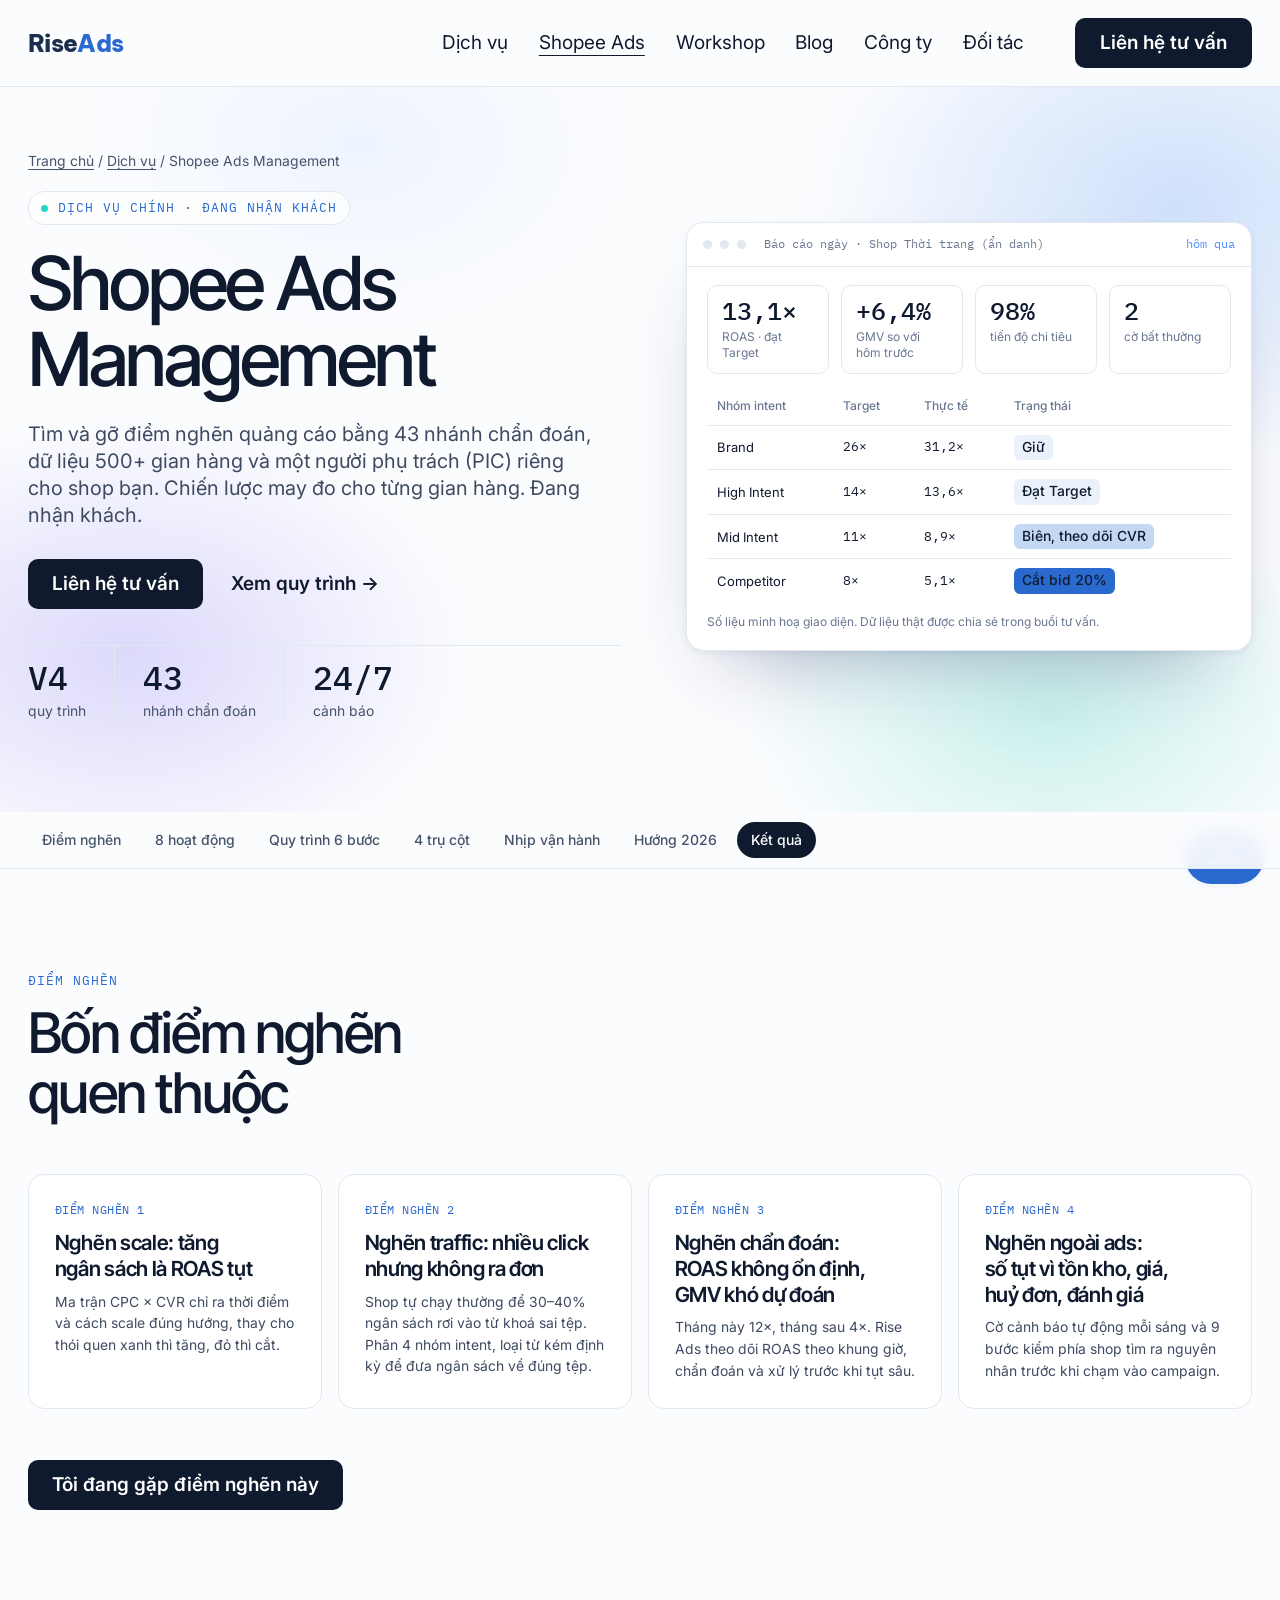
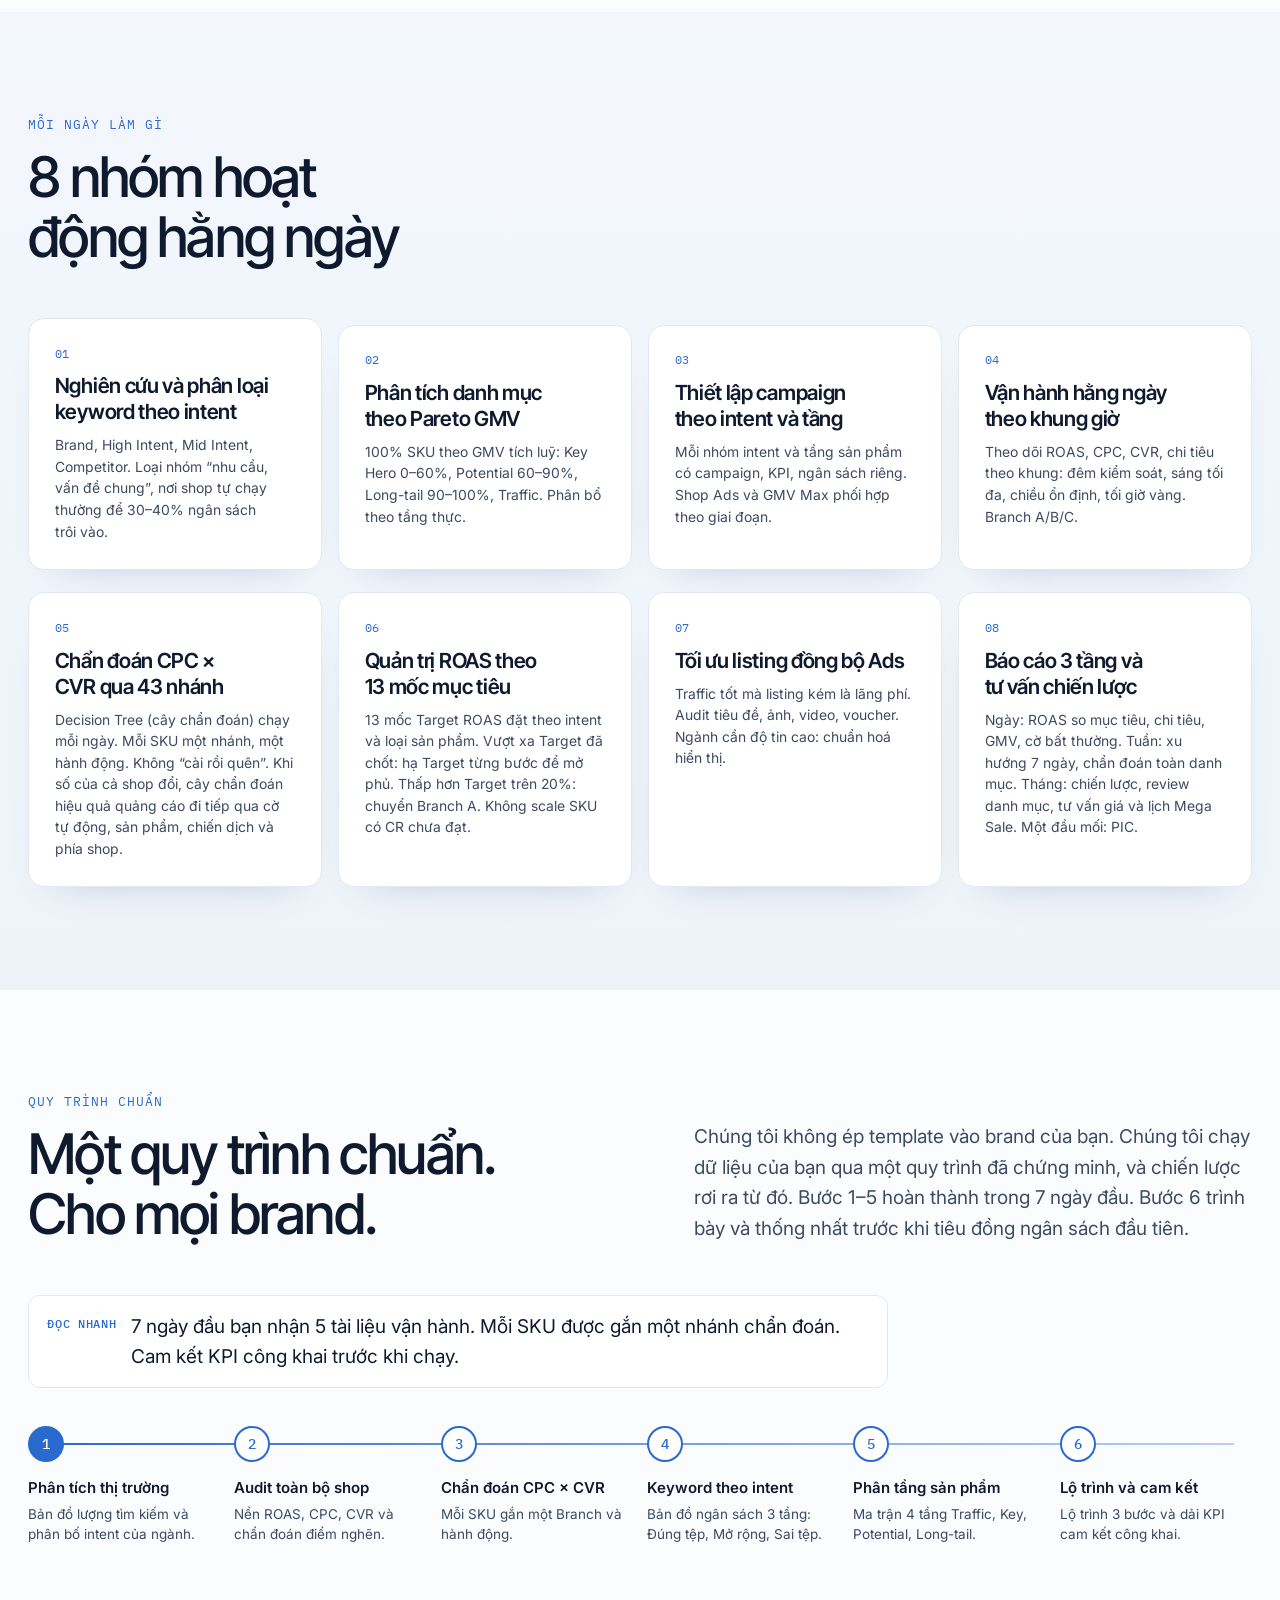
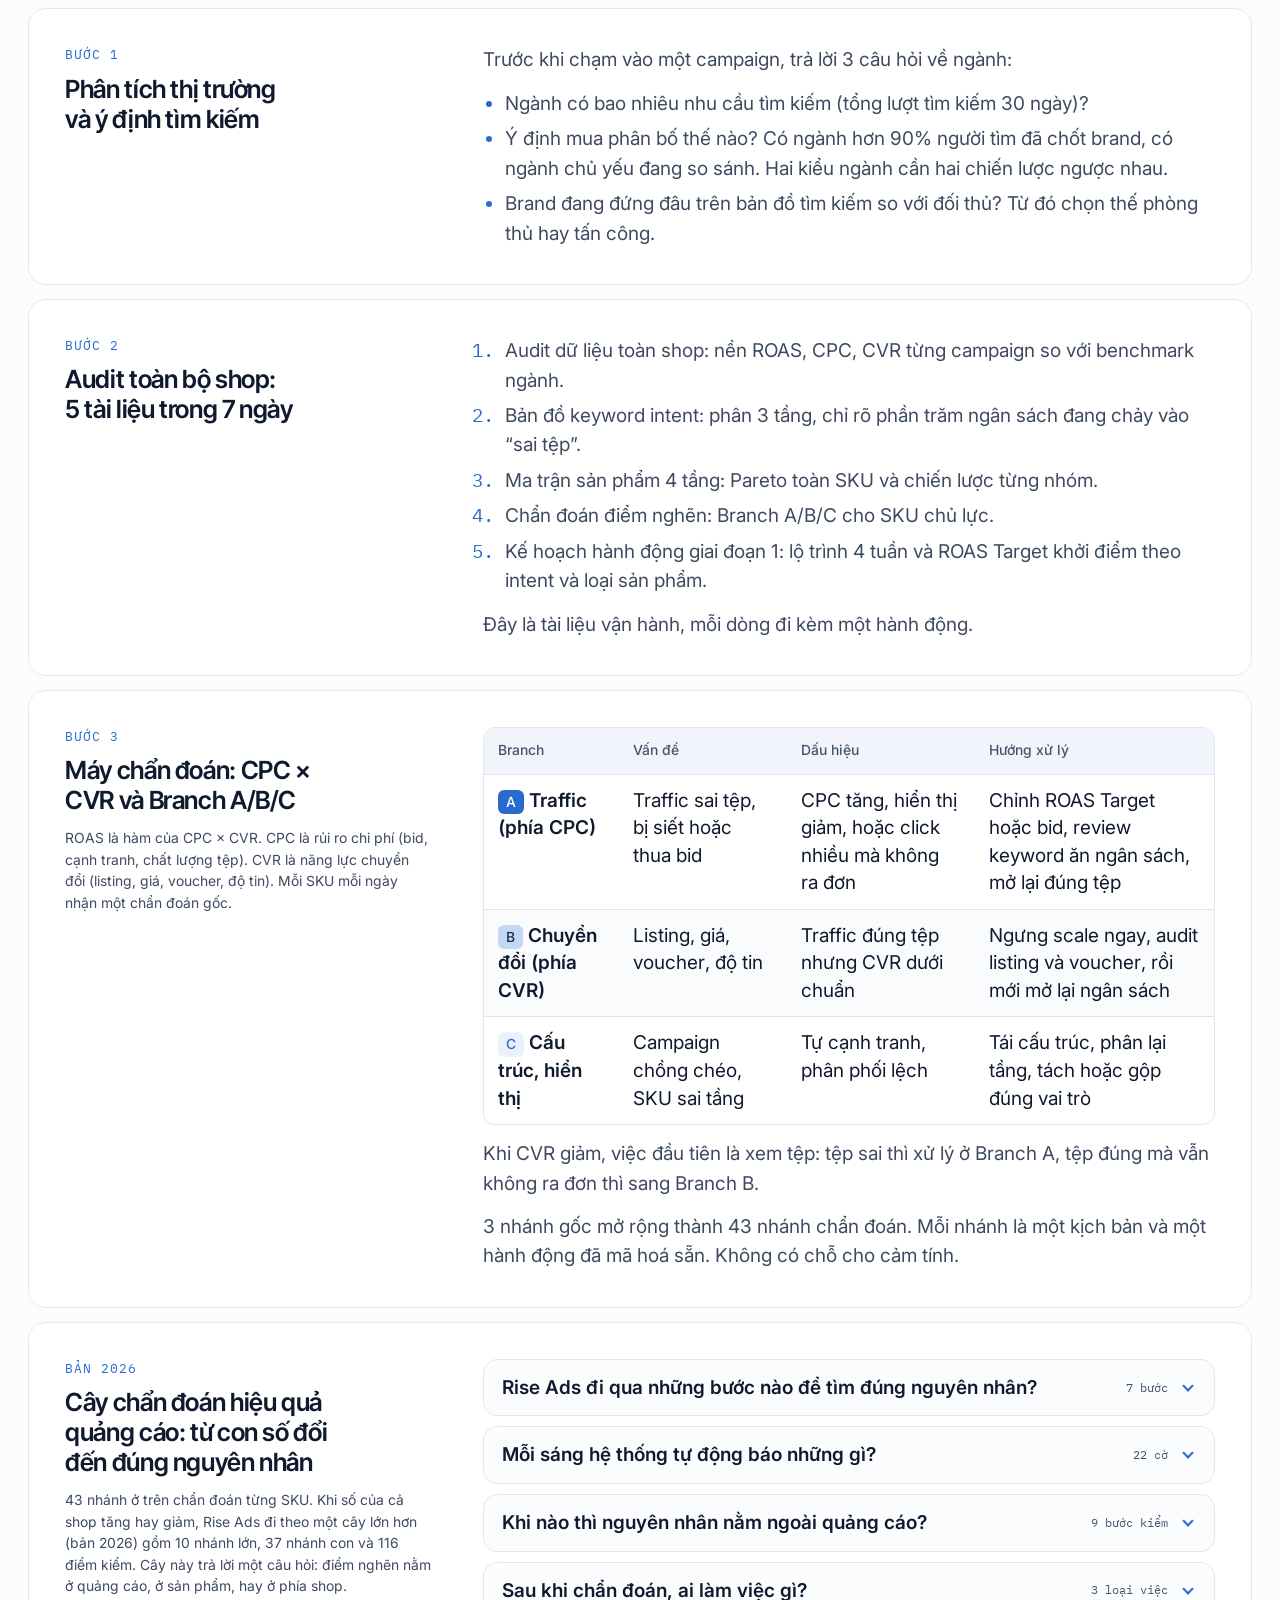
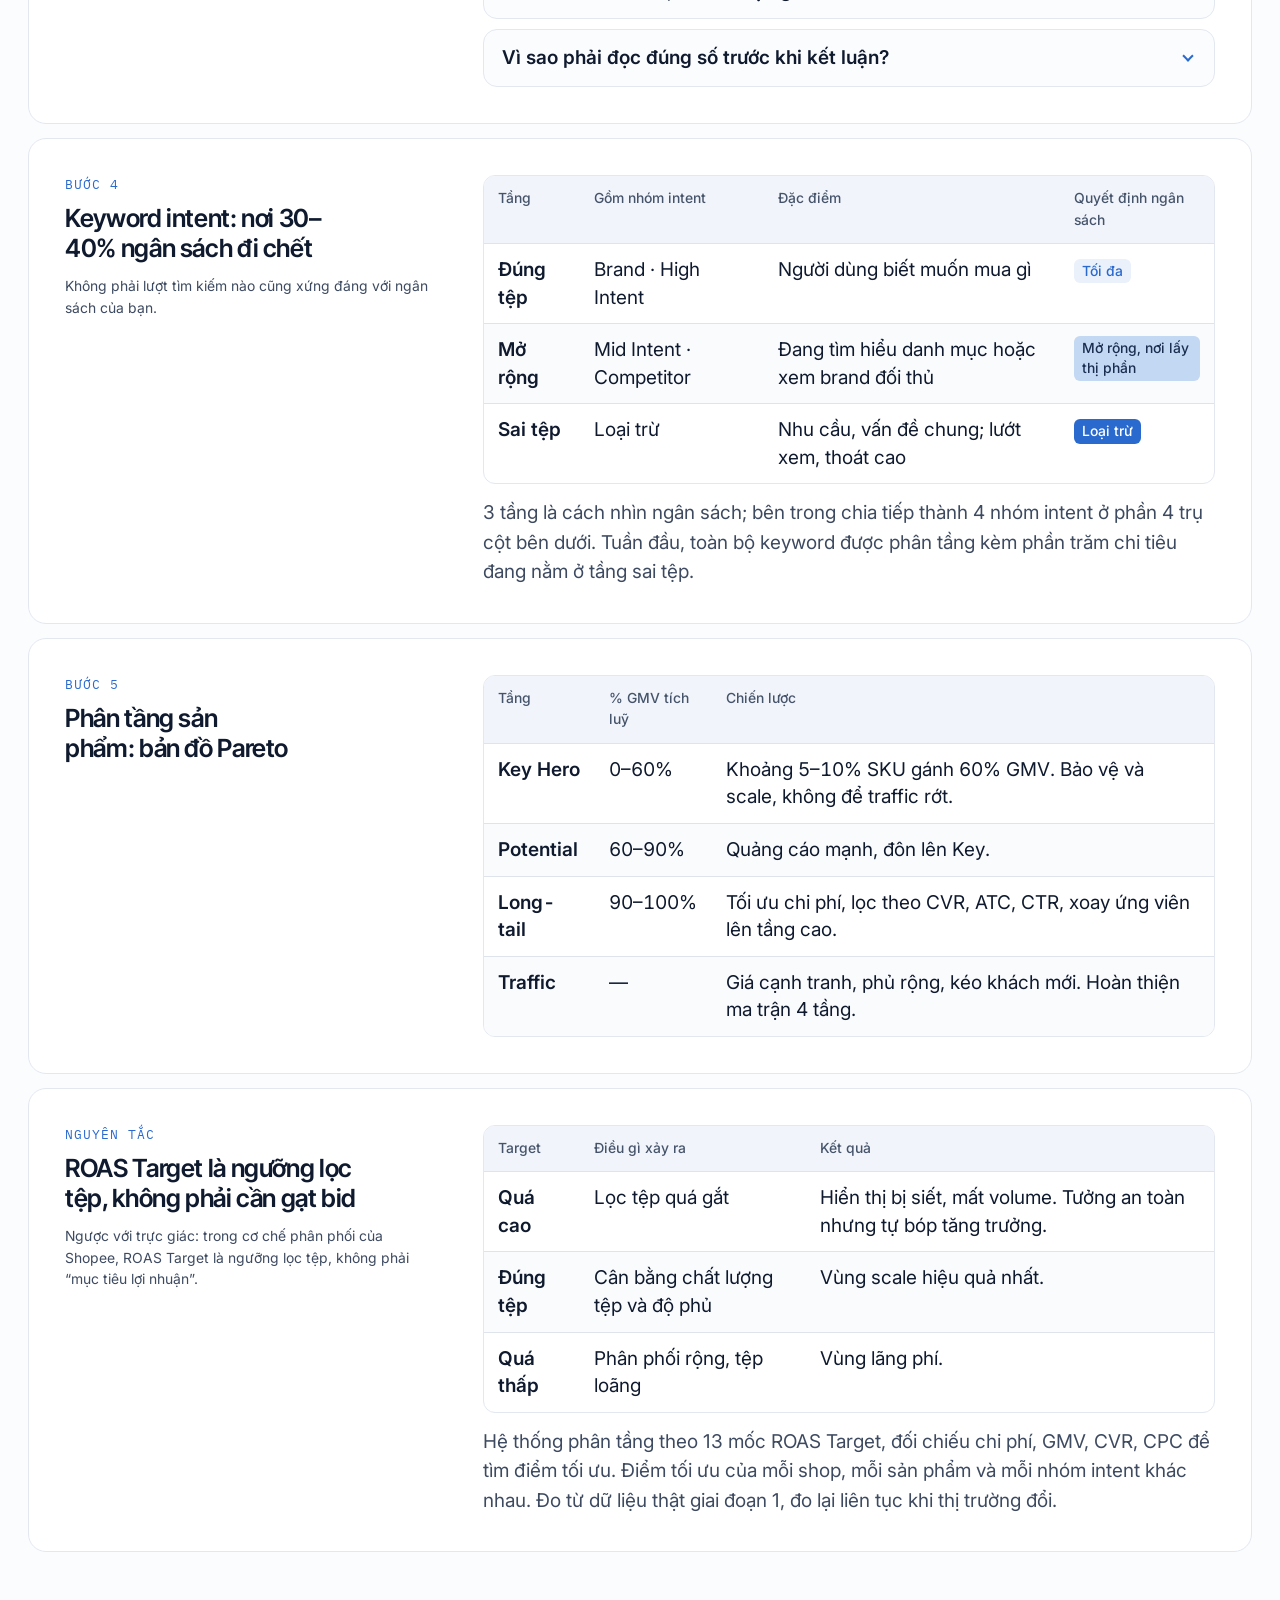
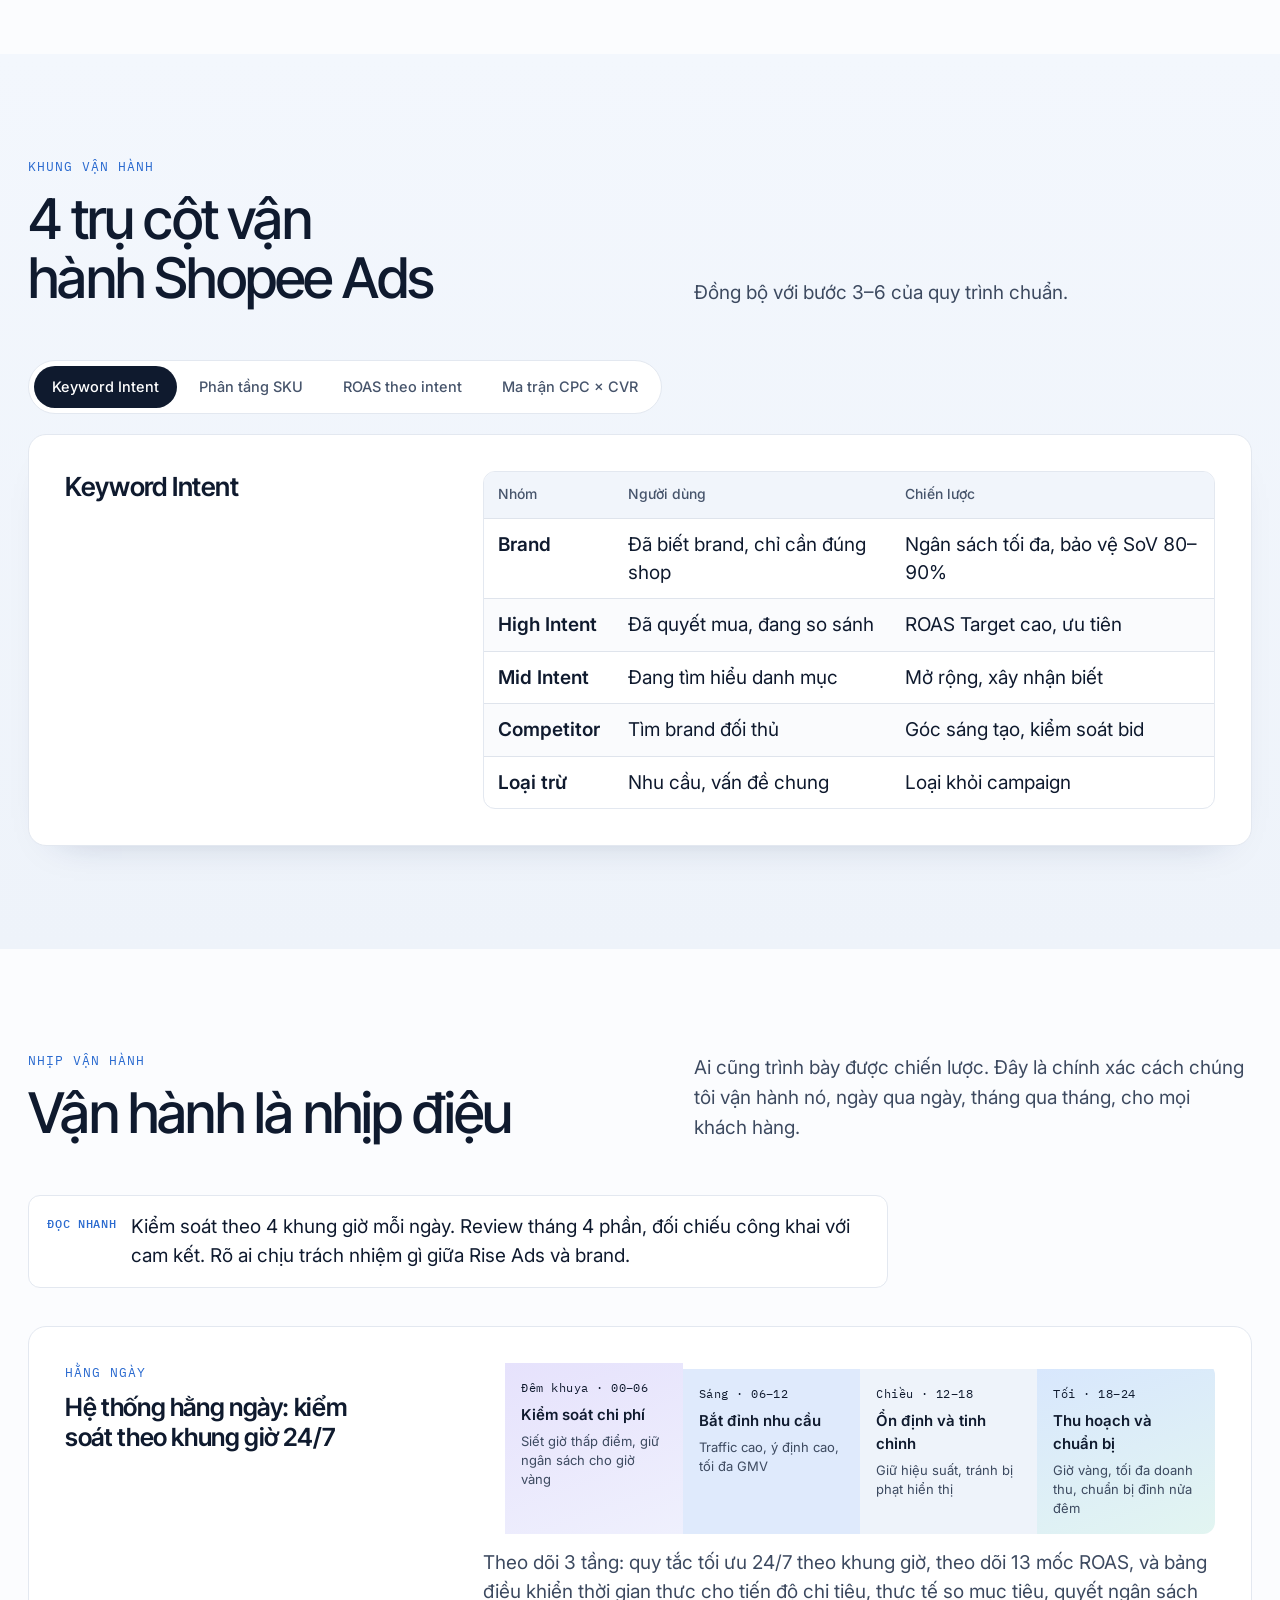
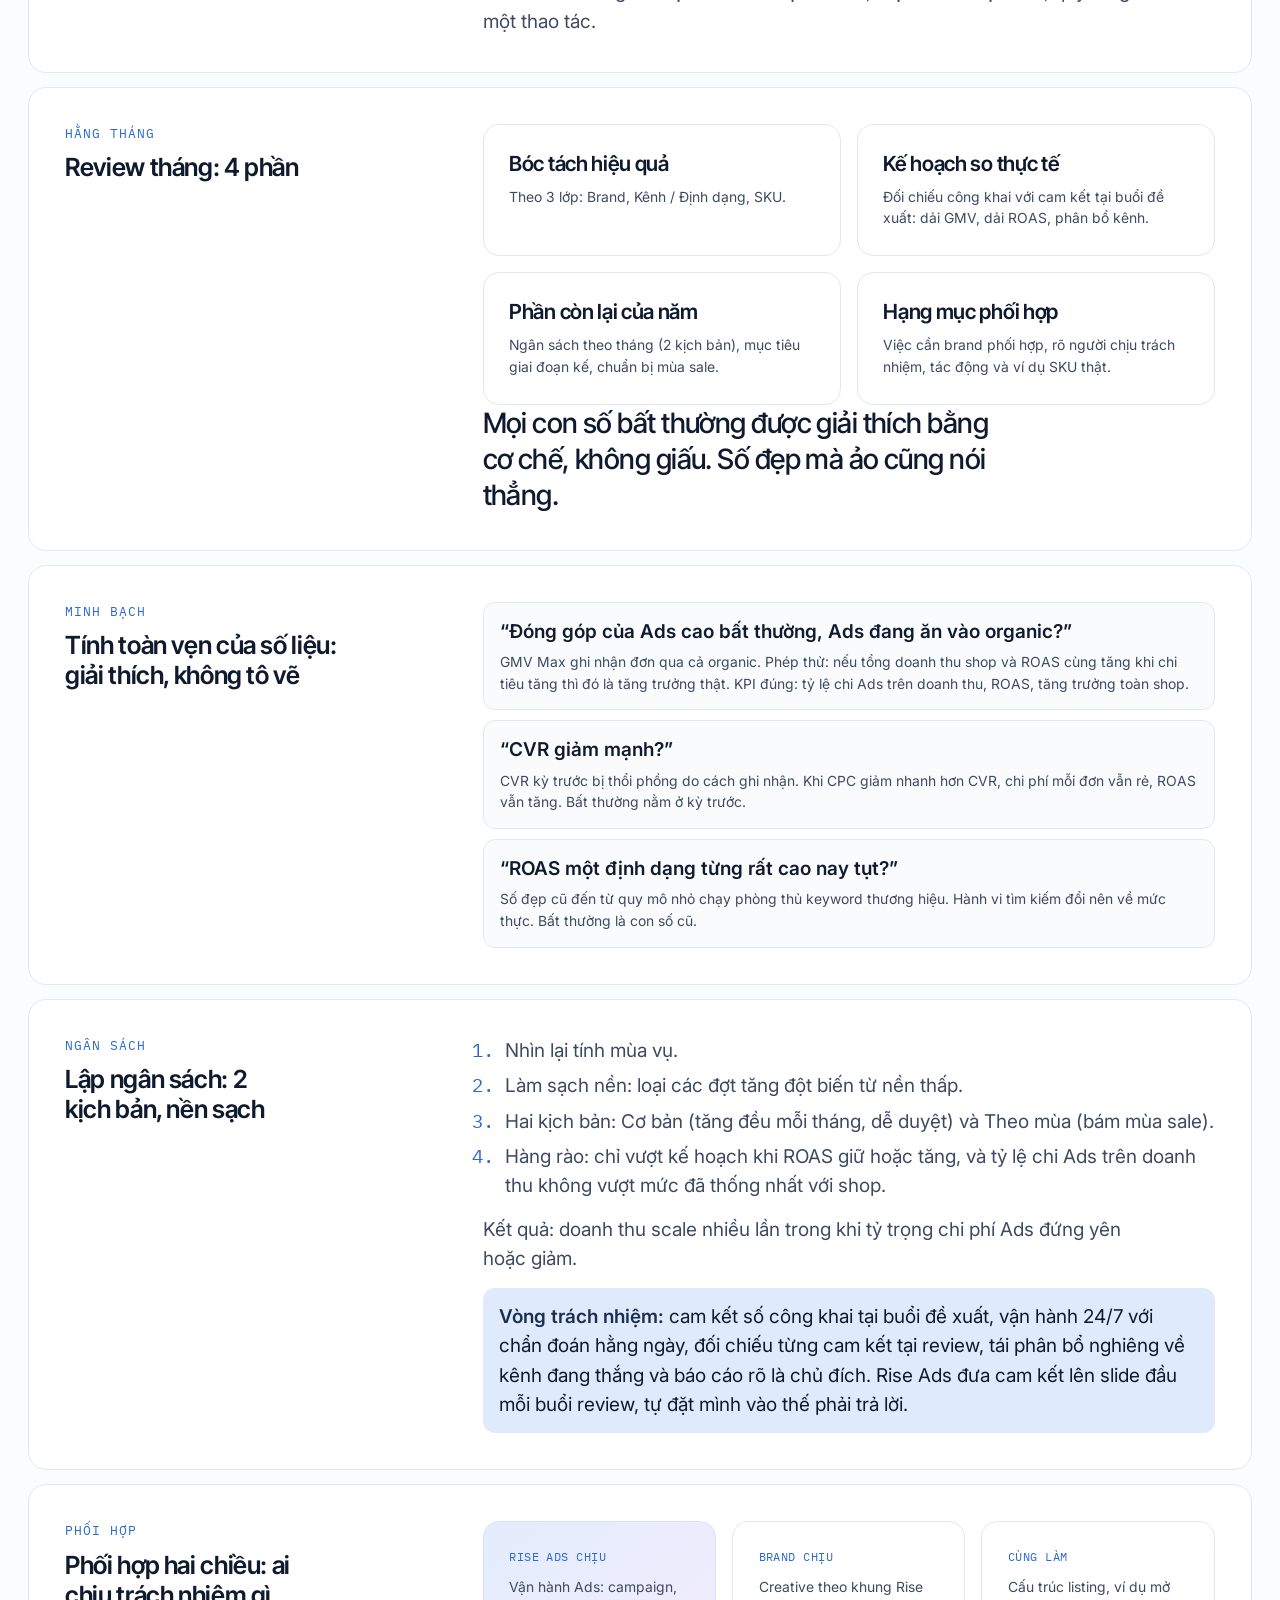
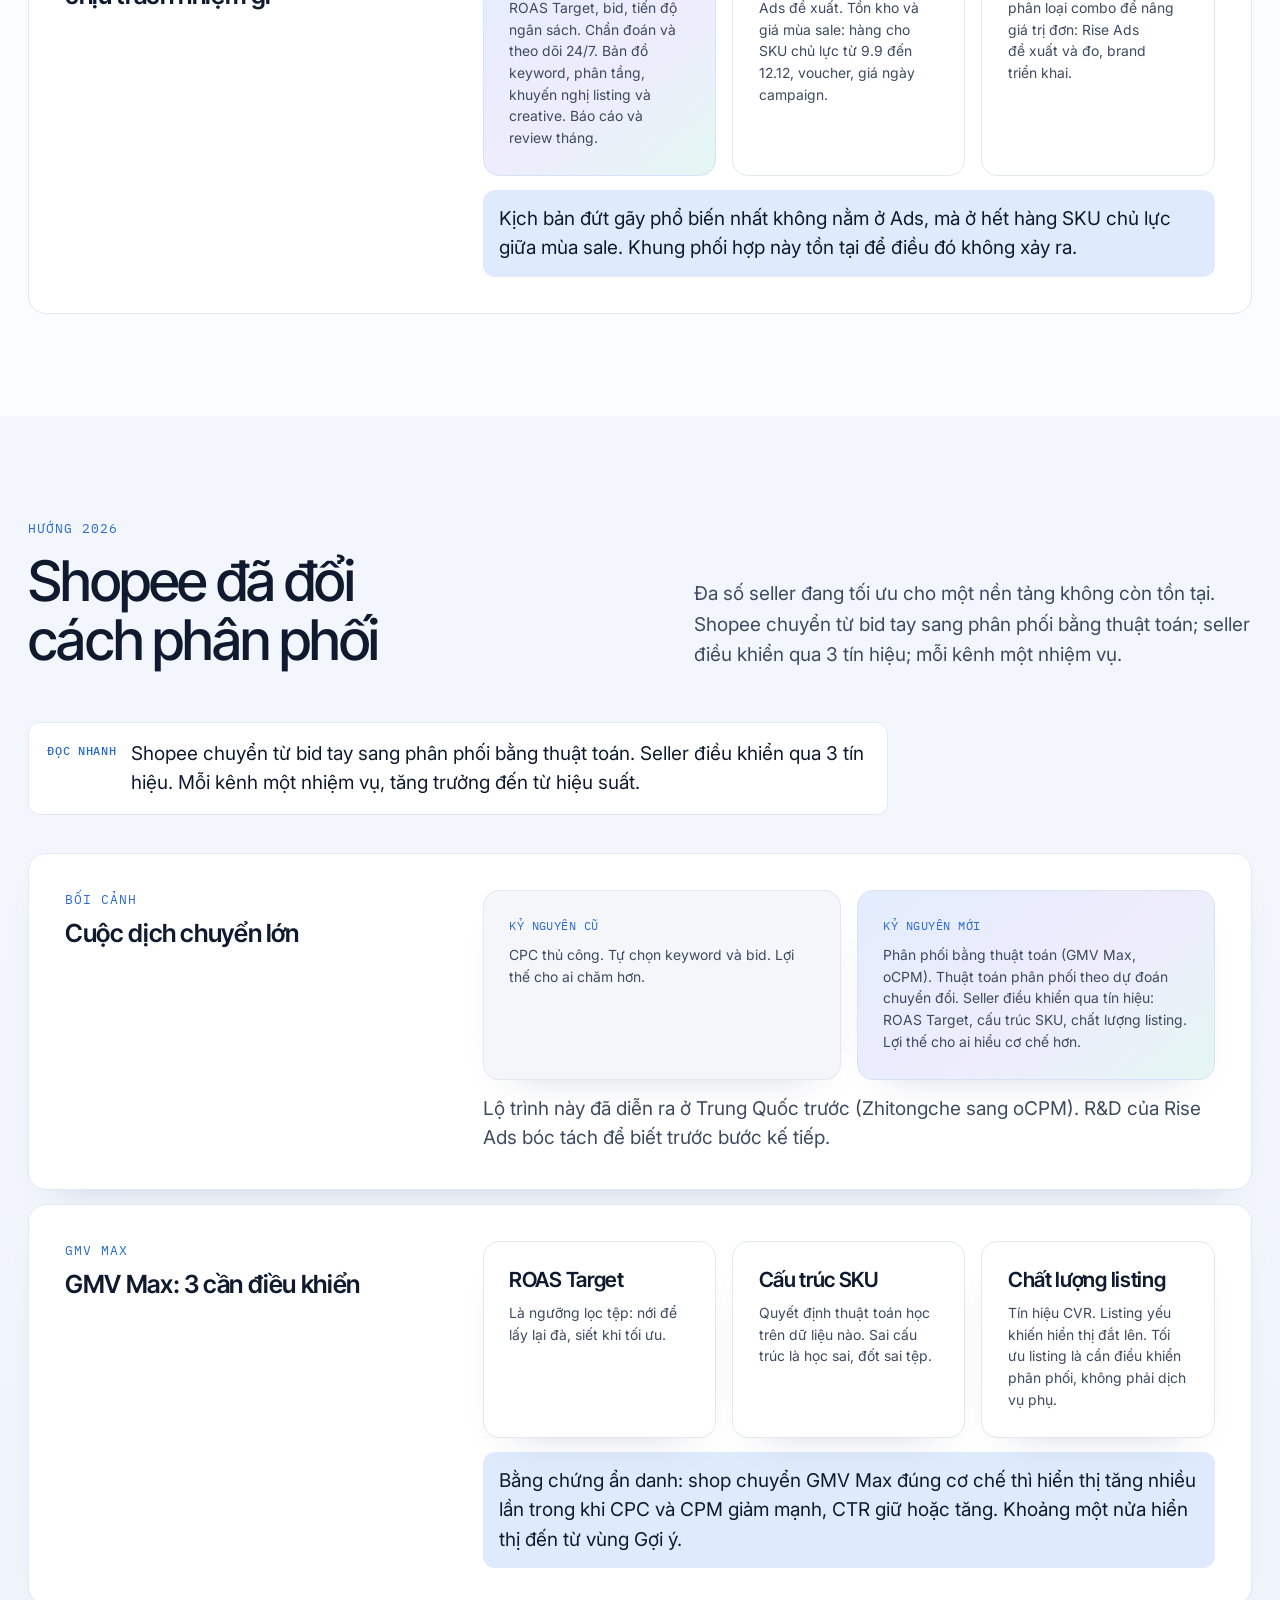
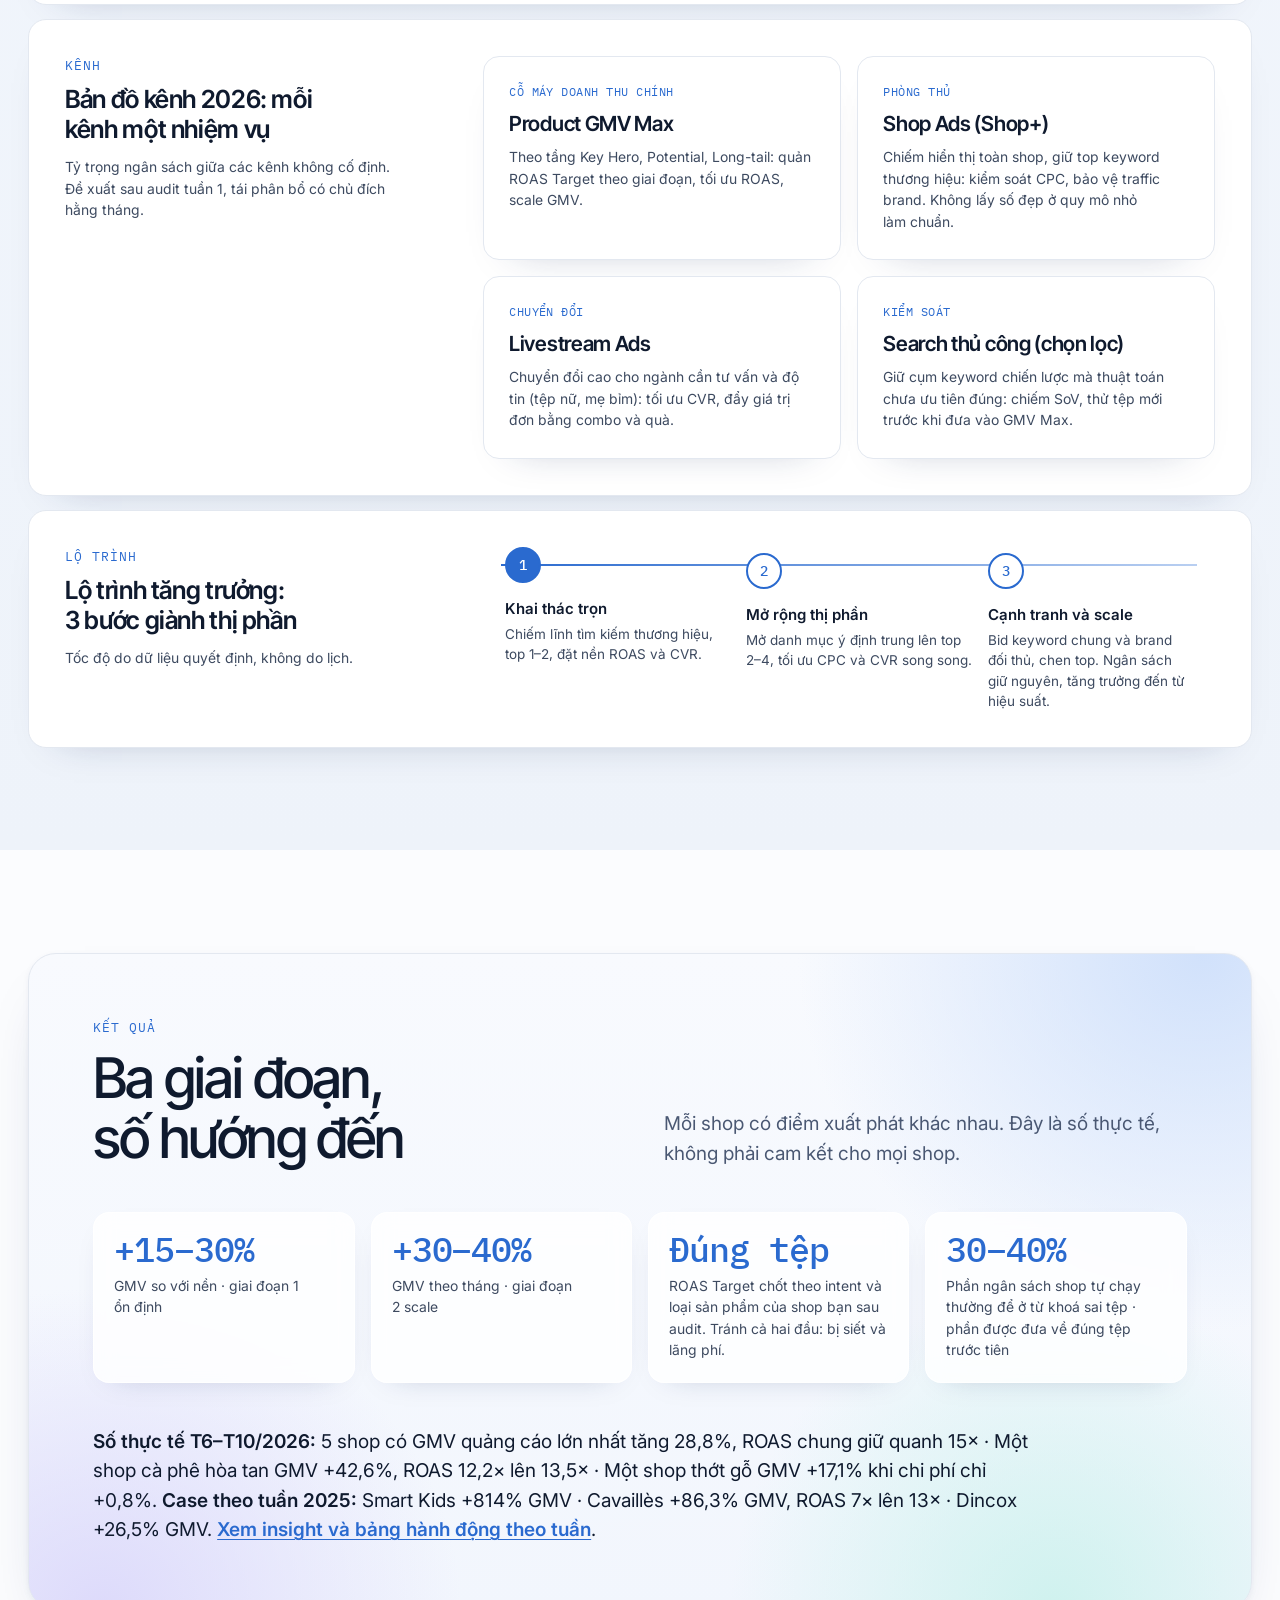
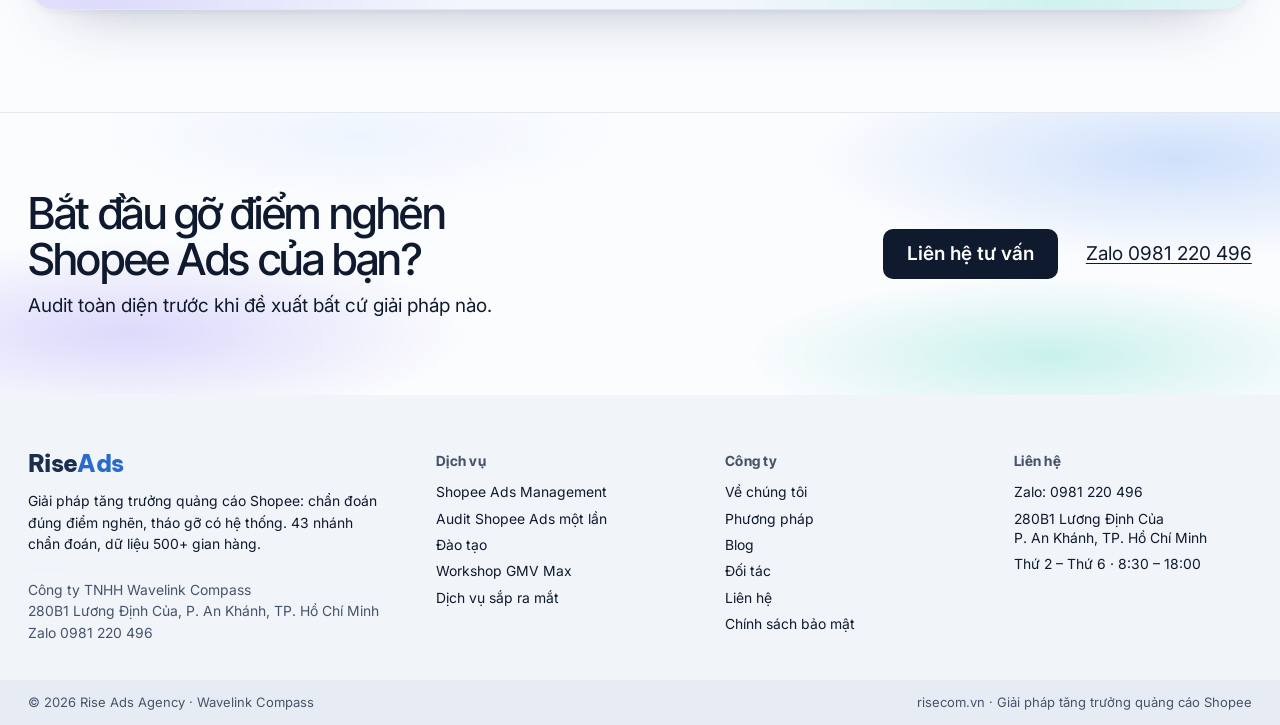
<file: shopee-ads.html>
<!doctype html>
<!-- TỰ SINH từ src/shopee-ads.html bằng tools/build_site.py. Đừng sửa file này: sửa chữ cố định trong src/, sửa thông tin chung ở risecom.vn/admin (Thông tin website). -->
<html lang="vi" data-tone="light">
<head>
<meta charset="utf-8">
<meta name="viewport" content="width=device-width, initial-scale=1">
<title>Shopee Ads Management – Quy trình 6 bước, 4 trụ cột, nhịp vận hành</title>
<meta name="description" content="Tìm và gỡ điểm nghẽn quảng cáo Shopee: keyword theo ý định mua, phân tầng SKU Pareto, ROAS Target theo intent, ma trận CPC × CVR, cây chẩn đoán và cảnh báo tự động 24/7.">
<meta name="theme-color" content="#fbfcfe">
<meta property="og:title" content="Shopee Ads Management – Rise Ads Agency">
<meta property="og:description" content="Tìm và gỡ điểm nghẽn quảng cáo Shopee: keyword theo ý định mua, phân tầng SKU Pareto, ROAS Target theo intent, ma trận CPC × CVR, cây chẩn đoán và cảnh báo tự động 24/7.">
<meta property="og:image" content="og/shopee-ads.png">
<link rel="icon" href="favicon.svg" type="image/svg+xml">
<link rel="preconnect" href="https://fonts.googleapis.com">
<link rel="preconnect" href="https://fonts.gstatic.com" crossorigin>
<link href="https://fonts.googleapis.com/css2?family=Be+Vietnam+Pro:wght@800&family=Inter+Tight:wght@400;500;600&family=Inter:wght@400;500;600&family=IBM+Plex+Mono:wght@400;500&display=swap" rel="stylesheet">
<link rel="stylesheet" href="styles.css?v=20261118zd">
</head>
<body>

<div class="topbar field-navy">
  <header class="nav wrap">
    <a class="mark" href="index.html" aria-label="RiseAds, trang chủ">Rise<b>Ads</b></a>
    <nav class="nav-links" aria-label="Chính">
      <a href="services.html">Dịch vụ</a>
      <a href="shopee-ads.html" aria-current="page">Shopee Ads</a>
      <a href="workshop.html">Workshop</a>
      <a href="blog.html">Blog</a>
      <a href="company.html">Công ty</a>
      <a href="clients.html">Đối tác</a>
    </nav>
    <div class="nav-act">
      <button class="btn" type="button" data-modal="tu-van">Liên hệ tư vấn</button>
      <button class="menu-btn" type="button" aria-expanded="false" aria-controls="sheet">Menu</button>
    </div>
  </header>
</div>
<div class="field-navy">

  <section class="hero v3-phero" aria-labelledby="h1">
    <div class="wrap v3-phero-grid">
      <div class="v3-phero-text">
        <p class="crumb"><a href="index.html">Trang chủ</a> / <a href="services.html">Dịch vụ</a> / Shopee Ads Management</p>
        <span class="v3-kicker"><i></i>Dịch vụ chính · đang nhận khách</span>
        <h1 id="h1">Shopee Ads Management</h1>
        <p class="lead">Tìm và gỡ điểm nghẽn quảng cáo bằng 43 nhánh chẩn đoán, dữ liệu 500+ gian hàng và một người phụ trách (PIC) riêng cho shop bạn. Chiến lược may đo cho từng gian hàng. Đang nhận khách.</p>
        <div class="actions"><button class="btn" type="button" data-modal="tu-van">Liên hệ tư vấn</button><a class="link" href="#quy-trinh">Xem quy trình</a></div>
        <ul class="v3-facts" aria-label="Những con số chính">
          <li><b>V4</b><span>quy trình</span></li>
          <li><b>43</b><span>nhánh chẩn đoán</span></li>
          <li><b>24/7</b><span>cảnh báo</span></li>
        </ul>
      </div>
      <div class="v3-cc v3-report" aria-label="Báo cáo ngày của một shop, số liệu minh hoạ">
        <div class="v3-cc-top"><i></i><i></i><i></i><span>Báo cáo ngày · Shop Thời trang (ẩn danh)</span><em>hôm qua</em></div>
        <div class="v3-cc-main">
          <div class="v3-kpis">
            <div><b>13,1×</b><span>ROAS · đạt Target</span></div>
            <div><b>+6,4%</b><span>GMV so với hôm trước</span></div>
            <div><b>98%</b><span>tiến độ chi tiêu</span></div>
            <div><b>2</b><span>cờ bất thường</span></div>
          </div>
          <table class="v3-mini">
            <thead><tr><th>Nhóm intent</th><th>Target</th><th>Thực tế</th><th>Trạng thái</th></tr></thead>
            <tbody>
              <tr><td>Brand</td><td>26×</td><td>31,2×</td><td><span class="tag-ok">Giữ</span></td></tr>
              <tr><td>High Intent</td><td>14×</td><td>13,6×</td><td><span class="tag-ok">Đạt Target</span></td></tr>
              <tr><td>Mid Intent</td><td>11×</td><td>8,9×</td><td><span class="tag-warn">Biên, theo dõi CVR</span></td></tr>
              <tr><td>Competitor</td><td>8×</td><td>5,1×</td><td><span class="tag-risk">Cắt bid 20%</span></td></tr>
            </tbody>
          </table>
          <p class="ui-foot">Số liệu minh hoạ giao diện. Dữ liệu thật được chia sẻ trong buổi tư vấn.</p>
        </div>
      </div>
    </div>
  </section>
</div>

<nav class="v3-subnav toc" aria-label="Mục lục trang">
  <div class="wrap">
    <ol>
      <li><a href="#diem-nghen">Điểm nghẽn</a></li>
      <li><a href="#hoat-dong">8 hoạt động</a></li>
      <li><a href="#quy-trinh">Quy trình 6 bước</a></li>
      <li><a href="#tru-cot">4 trụ cột</a></li>
      <li><a href="#nhip">Nhịp vận hành</a></li>
      <li><a href="#huong-2026">Hướng 2026</a></li>
      <li><a href="#ket-qua">Kết quả</a></li>
    </ol>
  </div>
</nav>

<!-- Điểm nghẽn -->
<section id="diem-nghen" class="v3-sec" aria-labelledby="h-bt">
  <div class="wrap">
    <div class="v3-head reveal">
      <div><span class="eyebrow-v3">Điểm nghẽn</span><h2 id="h-bt">Bốn điểm nghẽn quen thuộc</h2></div>
    </div>
    <div class="v3-tiles v3-tiles--4">
      <article class="v3-tile reveal"><span class="v3-tag">Điểm nghẽn 1</span><h3>Nghẽn scale: tăng ngân sách là ROAS tụt</h3><p>Ma trận CPC × CVR chỉ ra thời điểm và cách scale đúng hướng, thay cho thói quen xanh thì tăng, đỏ thì cắt.</p></article>
      <article class="v3-tile reveal"><span class="v3-tag">Điểm nghẽn 2</span><h3>Nghẽn traffic: nhiều click nhưng không ra đơn</h3><p>Shop tự chạy thường để 30–40% ngân sách rơi vào từ khoá sai tệp. Phân 4 nhóm intent, loại từ kém định kỳ để đưa ngân sách về đúng tệp.</p></article>
      <article class="v3-tile reveal"><span class="v3-tag">Điểm nghẽn 3</span><h3>Nghẽn chẩn đoán: ROAS không ổn định, GMV khó dự đoán</h3><p>Tháng này 12×, tháng sau 4×. Rise Ads theo dõi ROAS theo khung giờ, chẩn đoán và xử lý trước khi tụt sâu.</p></article>
      <article class="v3-tile reveal"><span class="v3-tag">Điểm nghẽn 4</span><h3>Nghẽn ngoài ads: số tụt vì tồn kho, giá, huỷ đơn, đánh giá</h3><p>Cờ cảnh báo tự động mỗi sáng và 9 bước kiểm phía shop tìm ra nguyên nhân trước khi chạm vào campaign.</p></article>
    </div>
    <div class="actions mt reveal"><button class="btn" type="button" data-modal="tu-van">Tôi đang gặp điểm nghẽn này</button></div>
  </div>
</section>

<!-- 8 hoạt động -->
<section id="hoat-dong" class="v3-sec v3-sec--tint" aria-labelledby="h-hd">
  <div class="wrap">
    <div class="v3-head reveal">
      <div><span class="eyebrow-v3">Mỗi ngày làm gì</span><h2 id="h-hd">8 nhóm hoạt động hằng ngày</h2></div>
    </div>
    <ol class="v3-tiles v3-tiles--4" style="list-style:none;padding:0;margin:0">
      <li class="v3-tile reveal"><span class="v3-no">01</span><h3>Nghiên cứu và phân loại keyword theo intent</h3><p>Brand, High Intent, Mid Intent, Competitor. Loại nhóm “nhu cầu, vấn đề chung”, nơi shop tự chạy thường để 30–40% ngân sách trôi vào.</p></li>
      <li class="v3-tile reveal"><span class="v3-no">02</span><h3>Phân tích danh mục theo Pareto GMV</h3><p>100% SKU theo GMV tích luỹ: Key Hero 0–60%, Potential 60–90%, Long-tail 90–100%, Traffic. Phân bổ theo tầng thực.</p></li>
      <li class="v3-tile reveal"><span class="v3-no">03</span><h3>Thiết lập campaign theo intent và tầng</h3><p>Mỗi nhóm intent và tầng sản phẩm có campaign, KPI, ngân sách riêng. Shop Ads và GMV Max phối hợp theo giai đoạn.</p></li>
      <li class="v3-tile reveal"><span class="v3-no">04</span><h3>Vận hành hằng ngày theo khung giờ</h3><p>Theo dõi ROAS, CPC, CVR, chi tiêu theo khung: đêm kiểm soát, sáng tối đa, chiều ổn định, tối giờ vàng. Branch A/B/C.</p></li>
      <li class="v3-tile reveal"><span class="v3-no">05</span><h3>Chẩn đoán CPC × CVR qua 43 nhánh</h3><p>Decision Tree (cây chẩn đoán) chạy mỗi ngày. Mỗi SKU một nhánh, một hành động. Không “cài rồi quên”. Khi số của cả shop đổi, cây chẩn đoán hiệu quả quảng cáo đi tiếp qua cờ tự động, sản phẩm, chiến dịch và phía shop.</p></li>
      <li class="v3-tile reveal"><span class="v3-no">06</span><h3>Quản trị ROAS theo 13 mốc mục tiêu</h3><p>13 mốc Target ROAS đặt theo intent và loại sản phẩm. Vượt xa Target đã chốt: hạ Target từng bước để mở phủ. Thấp hơn Target trên 20%: chuyển Branch A. Không scale SKU có CR chưa đạt.</p></li>
      <li class="v3-tile reveal"><span class="v3-no">07</span><h3>Tối ưu listing đồng bộ Ads</h3><p>Traffic tốt mà listing kém là lãng phí. Audit tiêu đề, ảnh, video, voucher. Ngành cần độ tin cao: chuẩn hoá hiển thị.</p></li>
      <li class="v3-tile reveal"><span class="v3-no">08</span><h3>Báo cáo 3 tầng và tư vấn chiến lược</h3><p>Ngày: ROAS so mục tiêu, chi tiêu, GMV, cờ bất thường. Tuần: xu hướng 7 ngày, chẩn đoán toàn danh mục. Tháng: chiến lược, review danh mục, tư vấn giá và lịch Mega Sale. Một đầu mối: PIC.</p></li>
    </ol>
  </div>
</section>

<!-- Quy trình 6 bước -->
<section id="quy-trinh" class="v3-sec" aria-labelledby="h-qt">
  <div class="wrap">
    <div class="v3-head reveal">
      <div><span class="eyebrow-v3">Quy trình chuẩn</span><h2 id="h-qt">Một quy trình chuẩn. Cho mọi brand.</h2></div>
      <p class="lead">Chúng tôi không ép template vào brand của bạn. Chúng tôi chạy dữ liệu của bạn qua một quy trình đã chứng minh, và chiến lược rơi ra từ đó. Bước 1–5 hoàn thành trong 7 ngày đầu. Bước 6 trình bày và thống nhất trước khi tiêu đồng ngân sách đầu tiên.</p>
    </div>
    <div class="v3-callout reveal"><b>Đọc nhanh</b><p>7 ngày đầu bạn nhận 5 tài liệu vận hành. Mỗi SKU được gắn một nhánh chẩn đoán. Cam kết KPI công khai trước khi chạy.</p></div>

    <ol class="v3-steps reveal" aria-label="Bản đồ 6 bước">
      <li><b>Phân tích thị trường</b><p>Bản đồ lượng tìm kiếm và phân bố intent của ngành.</p></li>
      <li><b>Audit toàn bộ shop</b><p>Nền ROAS, CPC, CVR và chẩn đoán điểm nghẽn.</p></li>
      <li><b>Chẩn đoán CPC × CVR</b><p>Mỗi SKU gắn một Branch và hành động.</p></li>
      <li><b>Keyword theo intent</b><p>Bản đồ ngân sách 3 tầng: Đúng tệp, Mở rộng, Sai tệp.</p></li>
      <li><b>Phân tầng sản phẩm</b><p>Ma trận 4 tầng Traffic, Key, Potential, Long-tail.</p></li>
      <li><b>Lộ trình và cam kết</b><p>Lộ trình 3 bước và dải KPI cam kết công khai.</p></li>
    </ol>

    <div class="v3-details">
      <article class="v3-detail reveal">
        <div class="v3-detail-h"><span class="eyebrow-v3">Bước 1</span><h3>Phân tích thị trường và ý định tìm kiếm</h3></div>
        <div class="v3-detail-b">
          <p>Trước khi chạm vào một campaign, trả lời 3 câu hỏi về ngành:</p>
          <ul>
            <li>Ngành có bao nhiêu nhu cầu tìm kiếm (tổng lượt tìm kiếm 30 ngày)?</li>
            <li>Ý định mua phân bố thế nào? Có ngành hơn 90% người tìm đã chốt brand, có ngành chủ yếu đang so sánh. Hai kiểu ngành cần hai chiến lược ngược nhau.</li>
            <li>Brand đang đứng đâu trên bản đồ tìm kiếm so với đối thủ? Từ đó chọn thế phòng thủ hay tấn công.</li>
          </ul>
          <!-- Ví dụ Mẹ & Bé (2,5 triệu lượt, 94%, 2%) chờ Q14 mới công khai -->
        </div>
      </article>
      <article class="v3-detail reveal">
        <div class="v3-detail-h"><span class="eyebrow-v3">Bước 2</span><h3>Audit toàn bộ shop: 5 tài liệu trong 7 ngày</h3></div>
        <div class="v3-detail-b">
          <ol>
            <li>Audit dữ liệu toàn shop: nền ROAS, CPC, CVR từng campaign so với benchmark ngành.</li>
            <li>Bản đồ keyword intent: phân 3 tầng, chỉ rõ phần trăm ngân sách đang chảy vào “sai tệp”.</li>
            <li>Ma trận sản phẩm 4 tầng: Pareto toàn SKU và chiến lược từng nhóm.</li>
            <li>Chẩn đoán điểm nghẽn: Branch A/B/C cho SKU chủ lực.</li>
            <li>Kế hoạch hành động giai đoạn 1: lộ trình 4 tuần và ROAS Target khởi điểm theo intent và loại sản phẩm.</li>
          </ol>
          <p>Đây là tài liệu vận hành, mỗi dòng đi kèm một hành động.</p>
        </div>
      </article>
      <article class="v3-detail reveal">
        <div class="v3-detail-h"><span class="eyebrow-v3">Bước 3</span><h3>Máy chẩn đoán: CPC × CVR và Branch A/B/C</h3><p>ROAS là hàm của CPC × CVR. CPC là rủi ro chi phí (bid, cạnh tranh, chất lượng tệp). CVR là năng lực chuyển đổi (listing, giá, voucher, độ tin). Mỗi SKU mỗi ngày nhận một chẩn đoán gốc.</p></div>
        <div class="v3-detail-b">
          <div class="v3-tcard">
            <table class="tbl tbl-stack">
              <thead><tr><th>Branch</th><th>Vấn đề</th><th>Dấu hiệu</th><th>Hướng xử lý</th></tr></thead>
              <tbody>
                <tr><td class="k" data-l="Branch"><span class="tag-risk">A</span> Traffic (phía CPC)</td><td data-l="Vấn đề">Traffic sai tệp, bị siết hoặc thua bid</td><td data-l="Dấu hiệu">CPC tăng, hiển thị giảm, hoặc click nhiều mà không ra đơn</td><td data-l="Hướng xử lý">Chỉnh ROAS Target hoặc bid, review keyword ăn ngân sách, mở lại đúng tệp</td></tr>
                <tr><td class="k" data-l="Branch"><span class="tag-warn">B</span> Chuyển đổi (phía CVR)</td><td data-l="Vấn đề">Listing, giá, voucher, độ tin</td><td data-l="Dấu hiệu">Traffic đúng tệp nhưng CVR dưới chuẩn</td><td data-l="Hướng xử lý">Ngưng scale ngay, audit listing và voucher, rồi mới mở lại ngân sách</td></tr>
                <tr><td class="k" data-l="Branch"><span class="tag-ok">C</span> Cấu trúc, hiển thị</td><td data-l="Vấn đề">Campaign chồng chéo, SKU sai tầng</td><td data-l="Dấu hiệu">Tự cạnh tranh, phân phối lệch</td><td data-l="Hướng xử lý">Tái cấu trúc, phân lại tầng, tách hoặc gộp đúng vai trò</td></tr>
              </tbody>
            </table>
          </div>
          <p>Khi CVR giảm, việc đầu tiên là xem tệp: tệp sai thì xử lý ở Branch A, tệp đúng mà vẫn không ra đơn thì sang Branch B.</p>
          <p>3 nhánh gốc mở rộng thành 43 nhánh chẩn đoán. Mỗi nhánh là một kịch bản và một hành động đã mã hoá sẵn. Không có chỗ cho cảm tính.</p>
          <!-- Cột "Hướng xử lý" công khai hay không: chờ Q4 -->
        </div>
      </article>
      <article id="cay-chan-doan" class="v3-detail reveal">
        <div class="v3-detail-h"><span class="eyebrow-v3">Bản 2026</span><h3>Cây chẩn đoán hiệu quả quảng cáo: từ con số đổi đến đúng nguyên nhân</h3><p>43 nhánh ở trên chẩn đoán từng SKU. Khi số của cả shop tăng hay giảm, Rise Ads đi theo một cây lớn hơn (bản 2026) gồm 10 nhánh lớn, 37 nhánh con và 116 điểm kiểm. Cây này trả lời một câu hỏi: điểm nghẽn nằm ở quảng cáo, ở sản phẩm, hay ở phía shop.</p></div>
        <div class="v3-detail-b">
          <div class="v4-acc">
            <details>
              <summary><span>Rise Ads đi qua những bước nào để tìm đúng nguyên nhân?</span><em>7 bước</em></summary>
              <div class="acc-b">
                <div class="v3-tcard">
                  <table class="tbl tbl-stack">
                    <thead><tr><th>Bước</th><th>Câu hỏi</th><th>Rise Ads xem gì</th></tr></thead>
                    <tbody>
                      <tr><td class="k" data-l="Bước">1. Chốt phạm vi và kỳ</td><td data-l="Câu hỏi">Đang nói về shop, chiến dịch hay sản phẩm, trong kỳ nào?</td><td data-l="Rise Ads xem gì">Mặc định 7 ngày đã chốt so với 7 ngày trước. Hôm nay và ngày chưa đủ dữ liệu không dùng để kết luận.</td></tr>
                      <tr><td class="k" data-l="Bước">2. Quy mô hay hiệu quả</td><td data-l="Câu hỏi">Doanh số đổi vì ngân sách đổi, hay vì hiệu quả đổi?</td><td data-l="Rise Ads xem gì">Doanh số và chi phí đổi tương ứng là chuyện quy mô. Doanh số đổi mà chi phí không đổi là chuyện hiệu quả, phải đi tiếp.</td></tr>
                      <tr><td class="k" data-l="Bước">3. Cờ tự động</td><td data-l="Câu hỏi">Hệ thống đã báo gì?</td><td data-l="Rise Ads xem gì">22 cờ chạy lúc 07:00 mỗi ngày, ở cấp shop và cấp sản phẩm, chiến dịch.</td></tr>
                      <tr><td class="k" data-l="Bước">4. Gợi ý nguyên nhân</td><td data-l="Câu hỏi">Trong 2 ngày trước có tín hiệu nào?</td><td data-l="Rise Ads xem gì">Xét theo thứ tự: trễ dữ liệu, tồn kho và giá, huỷ đơn cao, đánh giá thấp, số dư thấp, nhu cầu giảm.</td></tr>
                      <tr><td class="k" data-l="Bước">5. Sản phẩm qua 5 lăng kính</td><td data-l="Câu hỏi">Sản phẩm nào đang kéo, sản phẩm nào đang ghì?</td><td data-l="Rise Ads xem gì">Vai trò (Chủ lực, Tiềm năng, Đuôi dài), doanh thu tự nhiên, trạng thái bán, nhóm giá trị đơn, và 4 ô cạnh tranh × nhu cầu.</td></tr>
                      <tr><td class="k" data-l="Bước">6. Chiến dịch và dòng thay đổi</td><td data-l="Câu hỏi">Ai đã đổi gì, và thay đổi đó tác động ra sao?</td><td data-l="Rise Ads xem gì">Chiến dịch chi nhiều mà ROAS thấp, nhật ký thay đổi, kết quả sau 1 ngày và 3 ngày của từng quyết định.</td></tr>
                      <tr><td class="k" data-l="Bước">7. Kiểm phía shop</td><td data-l="Câu hỏi">Nguyên nhân có nằm ngoài quảng cáo không?</td><td data-l="Rise Ads xem gì">9 bước, dừng khi có bằng chứng (xem bên dưới).</td></tr>
                    </tbody>
                  </table>
                </div>
              </div>
            </details>
            <details>
              <summary><span>Mỗi sáng hệ thống tự động báo những gì?</span><em>22 cờ</em></summary>
              <div class="acc-b">
                <div class="acc-2">
                  <div>
                    <h4>Ở cấp shop</h4>
                    <ul>
                      <li>Chi phí lệch quá 30% so với trung bình 7 ngày</li>
                      <li>Doanh số tụt quá 25%</li>
                      <li>Tiêu ngân sách quá chậm hoặc quá nhanh</li>
                      <li>Số dư sắp hết</li>
                      <li>Tỷ lệ huỷ đơn từ 25%</li>
                    </ul>
                  </div>
                  <div>
                    <h4>Ở cấp sản phẩm và chiến dịch</h4>
                    <ul>
                      <li>ROAS lệch xa mục tiêu</li>
                      <li>Lượt bán 7 ngày giảm từ 20%</li>
                      <li>Mẫu bán chạy hết hàng hoặc tồn dưới 7 ngày</li>
                      <li>Giá phân loại bán chạy tăng</li>
                      <li>Có đánh giá từ 2 sao trở xuống</li>
                      <li>Sắp vào mùa</li>
                    </ul>
                  </div>
                </div>
                <p class="note">22 cờ chạy lúc 07:00 mỗi ngày. Ngưỡng là mặc định, được chỉnh theo từng shop.</p>
              </div>
            </details>
            <details>
              <summary><span>Khi nào thì nguyên nhân nằm ngoài quảng cáo?</span><em>9 bước kiểm</em></summary>
              <div class="acc-b">
                <p>Rise Ads kiểm phía shop theo đúng thứ tự dưới đây và dừng ngay khi có bằng chứng.</p>
                <ol>
                  <li>Dữ liệu chưa đủ thì chưa kết luận</li>
                  <li>Tồn kho và giá</li>
                  <li>Huỷ đơn</li>
                  <li>Đánh giá xấu</li>
                  <li>Hết số dư</li>
                  <li>Nhu cầu và mùa vụ</li>
                  <li>Xu hướng bất ngờ</li>
                  <li>Thay đổi cấu hình quảng cáo</li>
                  <li>Nếu không có tín hiệu nào mới đặt giả thuyết đối thủ</li>
                </ol>
              </div>
            </details>
            <details>
              <summary><span>Sau khi chẩn đoán, ai làm việc gì?</span><em>3 loại việc</em></summary>
              <div class="acc-b">
                <p>Mỗi chẩn đoán kết thúc bằng một hành động có chủ.</p>
                <div class="v3-tcard">
                  <table class="tbl tbl-stack">
                    <thead><tr><th>Loại việc</th><th>Ví dụ</th><th>Ai làm</th></tr></thead>
                    <tbody>
                      <tr><td class="k" data-l="Loại việc">Rise Ads tự làm</td><td data-l="Ví dụ">Chỉnh ROAS mục tiêu, ngân sách, tạm dừng hoặc mở chiến dịch trong khung đã thống nhất</td><td data-l="Ai làm">PIC của shop</td></tr>
                      <tr><td class="k" data-l="Loại việc">Cần trưởng nhóm duyệt</td><td data-l="Ví dụ">Đổi khung ROAS, mở rộng hoặc thu hẹp tệp nhắm, định hướng mới</td><td data-l="Ai làm">PIC đề xuất 2 phương án kèm lý do, trưởng nhóm duyệt</td></tr>
                      <tr><td class="k" data-l="Loại việc">Cần shop phối hợp</td><td data-l="Ví dụ">Nhập hàng, giá và khuyến mãi, ảnh và tiêu đề, đánh giá, nạp số dư</td><td data-l="Ai làm">Shop làm, Rise Ads báo đủ 4 điều: tình trạng, nguyên nhân, hướng xử lý, thời gian cập nhật</td></tr>
                    </tbody>
                  </table>
                </div>
              </div>
            </details>
            <details>
              <summary><span>Vì sao phải đọc đúng số trước khi kết luận?</span></summary>
              <div class="acc-b">
                <p>Một số trường của Shopee dễ gây hiểu nhầm: có chỉ số tên là chi phí mỗi lượt bấm nhưng thực chất chia cho lượt chuyển đổi; có chỉ số ghi "số tiền đơn hàng" nhưng là số sản phẩm bán ra; đơn đã đặt khác đơn đã xác nhận.</p>
                <p>Rise Ads có một bộ luật đọc số áp cho mọi bước, để không chẩn đoán sai vì đọc sai.</p>
              </div>
            </details>
          </div>
        </div>
      </article>
      <article class="v3-detail reveal">
        <div class="v3-detail-h"><span class="eyebrow-v3">Bước 4</span><h3>Keyword intent: nơi 30–40% ngân sách đi chết</h3><p>Không phải lượt tìm kiếm nào cũng xứng đáng với ngân sách của bạn.</p></div>
        <div class="v3-detail-b">
          <div class="v3-tcard">
            <table class="tbl tbl-stack">
              <thead><tr><th>Tầng</th><th>Gồm nhóm intent</th><th>Đặc điểm</th><th>Quyết định ngân sách</th></tr></thead>
              <tbody>
                <tr><td class="k" data-l="Tầng">Đúng tệp</td><td data-l="Nhóm intent">Brand · High Intent</td><td data-l="Đặc điểm">Người dùng biết muốn mua gì</td><td data-l="Ngân sách"><span class="tag-ok">Tối đa</span></td></tr>
                <tr><td class="k" data-l="Tầng">Mở rộng</td><td data-l="Nhóm intent">Mid Intent · Competitor</td><td data-l="Đặc điểm">Đang tìm hiểu danh mục hoặc xem brand đối thủ</td><td data-l="Ngân sách"><span class="tag-warn">Mở rộng, nơi lấy thị phần</span></td></tr>
                <tr><td class="k" data-l="Tầng">Sai tệp</td><td data-l="Nhóm intent">Loại trừ</td><td data-l="Đặc điểm">Nhu cầu, vấn đề chung; lướt xem, thoát cao</td><td data-l="Ngân sách"><span class="tag-risk">Loại trừ</span></td></tr>
              </tbody>
            </table>
          </div>
          <p>3 tầng là cách nhìn ngân sách; bên trong chia tiếp thành 4 nhóm intent ở phần 4 trụ cột bên dưới. Tuần đầu, toàn bộ keyword được phân tầng kèm phần trăm chi tiêu đang nằm ở tầng sai tệp.</p>
        </div>
      </article>
      <article class="v3-detail reveal">
        <div class="v3-detail-h"><span class="eyebrow-v3">Bước 5</span><h3>Phân tầng sản phẩm: bản đồ Pareto</h3></div>
        <div class="v3-detail-b">
          <div class="v3-tcard">
            <table class="tbl tbl-stack">
              <thead><tr><th>Tầng</th><th>% GMV tích luỹ</th><th>Chiến lược</th></tr></thead>
              <tbody>
                <tr><td class="k" data-l="Tầng">Key Hero</td><td data-l="% GMV">0–60%</td><td data-l="Chiến lược">Khoảng 5–10% SKU gánh 60% GMV. Bảo vệ và scale, không để traffic rớt.</td></tr>
                <tr><td class="k" data-l="Tầng">Potential</td><td data-l="% GMV">60–90%</td><td data-l="Chiến lược">Quảng cáo mạnh, đôn lên Key.</td></tr>
                <tr><td class="k" data-l="Tầng">Long-tail</td><td data-l="% GMV">90–100%</td><td data-l="Chiến lược">Tối ưu chi phí, lọc theo CVR, ATC, CTR, xoay ứng viên lên tầng cao.</td></tr>
                <tr><td class="k" data-l="Tầng">Traffic</td><td data-l="% GMV">—</td><td data-l="Chiến lược">Giá cạnh tranh, phủ rộng, kéo khách mới. Hoàn thiện ma trận 4 tầng.</td></tr>
              </tbody>
            </table>
          </div>
        </div>
      </article>
      <article class="v3-detail reveal">
        <div class="v3-detail-h"><span class="eyebrow-v3">Nguyên tắc</span><h3>ROAS Target là ngưỡng lọc tệp, không phải cần gạt bid</h3><p>Ngược với trực giác: trong cơ chế phân phối của Shopee, ROAS Target là ngưỡng lọc tệp, không phải “mục tiêu lợi nhuận”.</p></div>
        <div class="v3-detail-b">
          <div class="v3-tcard">
            <table class="tbl tbl-stack">
              <thead><tr><th>Target</th><th>Điều gì xảy ra</th><th>Kết quả</th></tr></thead>
              <tbody>
                <tr><td class="k" data-l="Target">Quá cao</td><td data-l="Điều gì xảy ra">Lọc tệp quá gắt</td><td data-l="Kết quả">Hiển thị bị siết, mất volume. Tưởng an toàn nhưng tự bóp tăng trưởng.</td></tr>
                <tr><td class="k" data-l="Target">Đúng tệp</td><td data-l="Điều gì xảy ra">Cân bằng chất lượng tệp và độ phủ</td><td data-l="Kết quả">Vùng scale hiệu quả nhất.</td></tr>
                <tr><td class="k" data-l="Target">Quá thấp</td><td data-l="Điều gì xảy ra">Phân phối rộng, tệp loãng</td><td data-l="Kết quả">Vùng lãng phí.</td></tr>
              </tbody>
            </table>
          </div>
          <p>Hệ thống phân tầng theo 13 mốc ROAS Target, đối chiếu chi phí, GMV, CVR, CPC để tìm điểm tối ưu. Điểm tối ưu của mỗi shop, mỗi sản phẩm và mỗi nhóm intent khác nhau. Đo từ dữ liệu thật giai đoạn 1, đo lại liên tục khi thị trường đổi.</p>
        </div>
      </article>
    </div>
  </div>
</section>

<!-- 4 trụ cột -->
<section id="tru-cot" class="v3-sec v3-sec--tint" aria-labelledby="h-tc">
  <div class="wrap">
    <div class="v3-head reveal">
      <div><span class="eyebrow-v3">Khung vận hành</span><h2 id="h-tc">4 trụ cột vận hành Shopee Ads</h2></div>
      <p class="lead">Đồng bộ với bước 3–6 của quy trình chuẩn.</p>
    </div>
    <div class="tabs v3-tabs reveal">
      <div role="tablist" aria-label="4 trụ cột">
        <button type="button" role="tab" id="tab-kw" aria-controls="tc-keyword" aria-selected="true">Keyword Intent</button>
        <button type="button" role="tab" id="tab-sku" aria-controls="tc-pareto" aria-selected="false">Phân tầng SKU</button>
        <button type="button" role="tab" id="tab-roas" aria-controls="roas-intent" aria-selected="false">ROAS theo intent</button>
        <button type="button" role="tab" id="tab-mx" aria-controls="tc-matran" aria-selected="false">Ma trận CPC × CVR</button>
      </div>

      <div role="tabpanel" id="tc-keyword" aria-labelledby="tab-kw" class="v3-panel">
        <div class="v3-panel-grid">
          <div><h3>Keyword Intent</h3></div>
          <div><div class="v3-tcard"><table class="tbl tbl-stack"><thead><tr><th>Nhóm</th><th>Người dùng</th><th>Chiến lược</th></tr></thead><tbody>
            <tr><td class="k" data-l="Nhóm">Brand</td><td data-l="Người dùng">Đã biết brand, chỉ cần đúng shop</td><td data-l="Chiến lược">Ngân sách tối đa, bảo vệ SoV 80–90%</td></tr>
            <tr><td class="k" data-l="Nhóm">High Intent</td><td data-l="Người dùng">Đã quyết mua, đang so sánh</td><td data-l="Chiến lược">ROAS Target cao, ưu tiên</td></tr>
            <tr><td class="k" data-l="Nhóm">Mid Intent</td><td data-l="Người dùng">Đang tìm hiểu danh mục</td><td data-l="Chiến lược">Mở rộng, xây nhận biết</td></tr>
            <tr><td class="k" data-l="Nhóm">Competitor</td><td data-l="Người dùng">Tìm brand đối thủ</td><td data-l="Chiến lược">Góc sáng tạo, kiểm soát bid</td></tr>
            <tr><td class="k" data-l="Nhóm">Loại trừ</td><td data-l="Người dùng">Nhu cầu, vấn đề chung</td><td data-l="Chiến lược">Loại khỏi campaign</td></tr>
          </tbody></table></div></div>
        </div>
      </div>

      <div role="tabpanel" id="tc-pareto" aria-labelledby="tab-sku" class="v3-panel" hidden>
        <div class="v3-panel-grid">
          <div><h3>Phân tầng SKU Pareto</h3></div>
          <div><div class="v3-tcard"><table class="tbl tbl-stack"><thead><tr><th>Tầng</th><th>% GMV</th><th>Ngân sách</th></tr></thead><tbody>
            <tr><td class="k" data-l="Tầng">Key Hero</td><td data-l="% GMV">0–60%</td><td data-l="Ngân sách">60–70%, bảo vệ và mở rộng</td></tr>
            <tr><td class="k" data-l="Tầng">Potential</td><td data-l="% GMV">60–90%</td><td data-l="Ngân sách">15–20%, scale khi CPC × CVR tốt</td></tr>
            <tr><td class="k" data-l="Tầng">Long-tail</td><td data-l="% GMV">90–100%</td><td data-l="Ngân sách">10%, thu hoạch ROAS</td></tr>
            <tr><td class="k" data-l="Tầng">Traffic</td><td data-l="% GMV">—</td><td data-l="Ngân sách">5%, giá cạnh tranh, phủ rộng</td></tr>
          </tbody></table></div></div>
        </div>
      </div>

      <div role="tabpanel" id="roas-intent" aria-labelledby="tab-roas" class="v3-panel" hidden>
        <div class="v3-panel-grid">
          <div><h3>ROAS Target theo intent</h3><p>Không có một con số ROAS chung cho mọi shop, và cũng không có một con số chung cho mọi sản phẩm trong cùng một shop. ROAS phụ thuộc vào ý định mua của người tìm kiếm. Rise Ads đặt 13 mốc Target ROAS theo nhóm intent và loại sản phẩm, chốt từ dữ liệu thật của shop sau audit.</p></div>
          <div>
            <div class="v3-tcard"><table class="tbl tbl-stack"><thead><tr><th>Nhóm intent</th><th>Mức ROAS so với các nhóm khác</th><th>Cách xử lý</th></tr></thead><tbody>
              <tr><td class="k" data-l="Nhóm intent">Brand</td><td data-l="Mức ROAS">Cao nhất</td><td data-l="Cách xử lý">Bảo vệ thị phần hiển thị, ROAS cao là hệ quả</td></tr>
              <tr><td class="k" data-l="Nhóm intent">High Intent</td><td data-l="Mức ROAS">Cao</td><td data-l="Cách xử lý">Ưu tiên ngân sách, scale khi CVR đạt</td></tr>
              <tr><td class="k" data-l="Nhóm intent">Mid Intent</td><td data-l="Mức ROAS">Trung bình</td><td data-l="Cách xử lý">Chấp nhận thấp hơn để mở phủ, theo dõi CVR theo tuần</td></tr>
              <tr><td class="k" data-l="Nhóm intent">Competitor</td><td data-l="Mức ROAS">Thấp nhất</td><td data-l="Cách xử lý">Kiểm soát bid, cắt khi CPC vượt ngưỡng</td></tr>
              <tr><td class="k" data-l="Nhóm intent">Loại trừ</td><td data-l="Mức ROAS">Không chạy</td><td data-l="Cách xử lý">Nhu cầu, vấn đề chung: loại khỏi campaign</td></tr>
            </tbody></table></div>
            <p class="v3-note">Ví dụ thật từ một tài khoản đang chạy: nhóm từ khoá thương hiệu đặt 34,5× đạt 32,11×; nhóm ý định cao đặt 18× đạt 17,82×; nhóm danh mục đặt 9,5× đạt 9,40×. Ba con số khác nhau trong cùng một shop, và cả ba đều đúng.</p>
            <p>ROAS không phải thước đo lợi nhuận. Nó không tính giá vốn, phí sàn và khuyến mãi. Vì vậy Rise Ads đọc ROAS cùng với GMV, tỷ lệ chi phí ads trên doanh thu (CIR) và doanh thu tự nhiên của shop. Mục tiêu là tối đa hiệu suất quảng cáo rồi tối ưu ROAS để scale doanh thu, không phải giữ một con số ROAS thật đẹp.</p>
            <div class="v3-tcard"><table class="tbl tbl-stack"><thead><tr><th>Vị trí so với Target đã chốt</th><th>Trạng thái</th><th>Hành động</th></tr></thead><tbody>
              <tr><td class="k" data-l="Vị trí">Vượt xa Target</td><td data-l="Trạng thái"><span class="tag-warn">Bị siết hiển thị</span></td><td data-l="Hành động">Hạ Target ROAS từng bước để mở phủ</td></tr>
              <tr><td class="k" data-l="Vị trí">Quanh Target</td><td data-l="Trạng thái"><span class="tag-ok">Mục tiêu</span></td><td data-l="Hành động">Duy trì, scale theo tầng SKU</td></tr>
              <tr><td class="k" data-l="Vị trí">Thấp hơn 10–20%</td><td data-l="Trạng thái"><span class="tag-warn">Biên</span></td><td data-l="Hành động">Theo dõi CVR theo ngày</td></tr>
              <tr><td class="k" data-l="Vị trí">Thấp hơn trên 20%</td><td data-l="Trạng thái"><span class="tag-risk">Traffic kém</span></td><td data-l="Hành động">Branch A, audit ngay</td></tr>
            </tbody></table></div>
          </div>
        </div>
      </div>

      <div role="tabpanel" id="tc-matran" aria-labelledby="tab-mx" class="v3-panel" hidden>
        <div class="v3-panel-grid">
          <div><h3>Ma trận CPC × CVR</h3></div>
          <div><div class="v3-tcard"><table class="tbl tbl-stack"><thead><tr><th>Tổ hợp</th><th>Chẩn đoán</th><th>Hành động</th></tr></thead><tbody>
            <tr><td class="k" data-l="Tổ hợp">CPC tăng · CVR tăng</td><td data-l="Chẩn đoán"><span class="tag-ok">Tốt</span></td><td data-l="Hành động">Scale, mở keyword liên quan</td></tr>
            <tr><td class="k" data-l="Tổ hợp">CPC tăng · CVR giảm</td><td data-l="Chẩn đoán"><span class="tag-risk">Sai tệp</span></td><td data-l="Hành động">Branch A: dừng, audit, dựng lại</td></tr>
            <tr><td class="k" data-l="Tổ hợp">CPC giảm · CVR tăng</td><td data-l="Chẩn đoán"><span class="tag-warn">Cơ hội bị bỏ lỡ</span></td><td data-l="Hành động">Tăng ngân sách</td></tr>
            <tr><td class="k" data-l="Tổ hợp">CPC giảm · CVR giảm</td><td data-l="Chẩn đoán"><span class="tag-risk">Traffic kém</span></td><td data-l="Hành động">Branch A: cắt, dựng lại với khớp chính xác hoặc cụm từ</td></tr>
          </tbody></table></div></div>
        </div>
      </div>
    </div>
  </div>
</section>

<!-- Nhịp vận hành -->
<section id="nhip" class="v3-sec" aria-labelledby="h-nh">
  <div class="wrap">
    <div class="v3-head reveal">
      <div><span class="eyebrow-v3">Nhịp vận hành</span><h2 id="h-nh">Vận hành là nhịp điệu</h2></div>
      <p class="lead">Ai cũng trình bày được chiến lược. Đây là chính xác cách chúng tôi vận hành nó, ngày qua ngày, tháng qua tháng, cho mọi khách hàng.</p>
    </div>
    <div class="v3-callout reveal"><b>Đọc nhanh</b><p>Kiểm soát theo 4 khung giờ mỗi ngày. Review tháng 4 phần, đối chiếu công khai với cam kết. Rõ ai chịu trách nhiệm gì giữa Rise Ads và brand.</p></div>

    <div class="v3-details" style="margin-top:0">
      <article class="v3-detail reveal">
        <div class="v3-detail-h"><span class="eyebrow-v3">Hằng ngày</span><h3>Hệ thống hằng ngày: kiểm soát theo khung giờ 24/7</h3></div>
        <div class="v3-detail-b">
          <ol class="v3-day" aria-label="4 khung giờ trong ngày">
            <li><small>Đêm khuya · 00–06</small><b>Kiểm soát chi phí</b><span>Siết giờ thấp điểm, giữ ngân sách cho giờ vàng</span></li>
            <li><small>Sáng · 06–12</small><b>Bắt đỉnh nhu cầu</b><span>Traffic cao, ý định cao, tối đa GMV</span></li>
            <li><small>Chiều · 12–18</small><b>Ổn định và tinh chỉnh</b><span>Giữ hiệu suất, tránh bị phạt hiển thị</span></li>
            <li><small>Tối · 18–24</small><b>Thu hoạch và chuẩn bị</b><span>Giờ vàng, tối đa doanh thu, chuẩn bị đỉnh nửa đêm</span></li>
          </ol>
          <p>Theo dõi 3 tầng: quy tắc tối ưu 24/7 theo khung giờ, theo dõi 13 mốc ROAS, và bảng điều khiển thời gian thực cho tiến độ chi tiêu, thực tế so mục tiêu, quyết ngân sách một thao tác.</p>
        </div>
      </article>
      <article class="v3-detail reveal">
        <div class="v3-detail-h"><span class="eyebrow-v3">Hằng tháng</span><h3>Review tháng: 4 phần</h3></div>
        <div class="v3-detail-b">
          <div class="v3-tiles v3-tiles--2">
            <div class="v3-tile"><h3>Bóc tách hiệu quả</h3><p>Theo 3 lớp: Brand, Kênh / Định dạng, SKU.</p></div>
            <div class="v3-tile"><h3>Kế hoạch so thực tế</h3><p>Đối chiếu công khai với cam kết tại buổi đề xuất: dải GMV, dải ROAS, phân bổ kênh.</p></div>
            <div class="v3-tile"><h3>Phần còn lại của năm</h3><p>Ngân sách theo tháng (2 kịch bản), mục tiêu giai đoạn kế, chuẩn bị mùa sale.</p></div>
            <div class="v3-tile"><h3>Hạng mục phối hợp</h3><p>Việc cần brand phối hợp, rõ người chịu trách nhiệm, tác động và ví dụ SKU thật.</p></div>
          </div>
          <blockquote class="v3-quote">Mọi con số bất thường được giải thích bằng cơ chế, không giấu. Số đẹp mà ảo cũng nói thẳng.</blockquote>
        </div>
      </article>
      <article class="v3-detail reveal">
        <div class="v3-detail-h"><span class="eyebrow-v3">Minh bạch</span><h3>Tính toàn vẹn của số liệu: giải thích, không tô vẽ</h3></div>
        <div class="v3-detail-b">
          <div class="v3-qa">
            <div><b>“Đóng góp của Ads cao bất thường, Ads đang ăn vào organic?”</b><p>GMV Max ghi nhận đơn qua cả organic. Phép thử: nếu tổng doanh thu shop và ROAS cùng tăng khi chi tiêu tăng thì đó là tăng trưởng thật. KPI đúng: tỷ lệ chi Ads trên doanh thu, ROAS, tăng trưởng toàn shop.</p></div>
            <div><b>“CVR giảm mạnh?”</b><p>CVR kỳ trước bị thổi phồng do cách ghi nhận. Khi CPC giảm nhanh hơn CVR, chi phí mỗi đơn vẫn rẻ, ROAS vẫn tăng. Bất thường nằm ở kỳ trước.</p></div>
            <div><b>“ROAS một định dạng từng rất cao nay tụt?”</b><p>Số đẹp cũ đến từ quy mô nhỏ chạy phòng thủ keyword thương hiệu. Hành vi tìm kiếm đổi nên về mức thực. Bất thường là con số cũ.</p></div>
          </div>
        </div>
      </article>
      <article class="v3-detail reveal">
        <div class="v3-detail-h"><span class="eyebrow-v3">Ngân sách</span><h3>Lập ngân sách: 2 kịch bản, nền sạch</h3></div>
        <div class="v3-detail-b">
          <ol>
            <li>Nhìn lại tính mùa vụ.</li>
            <li>Làm sạch nền: loại các đợt tăng đột biến từ nền thấp.</li>
            <li>Hai kịch bản: Cơ bản (tăng đều mỗi tháng, dễ duyệt) và Theo mùa (bám mùa sale).</li>
            <li>Hàng rào: chỉ vượt kế hoạch khi ROAS giữ hoặc tăng, và tỷ lệ chi Ads trên doanh thu không vượt mức đã thống nhất với shop.</li>
          </ol>
          <p>Kết quả: doanh thu scale nhiều lần trong khi tỷ trọng chi phí Ads đứng yên hoặc giảm.</p>
          <p class="v3-note"><b>Vòng trách nhiệm:</b> cam kết số công khai tại buổi đề xuất, vận hành 24/7 với chẩn đoán hằng ngày, đối chiếu từng cam kết tại review, tái phân bổ nghiêng về kênh đang thắng và báo cáo rõ là chủ đích. Rise Ads đưa cam kết lên slide đầu mỗi buổi review, tự đặt mình vào thế phải trả lời.</p>
        </div>
      </article>
      <article class="v3-detail reveal">
        <div class="v3-detail-h"><span class="eyebrow-v3">Phối hợp</span><h3>Phối hợp hai chiều: ai chịu trách nhiệm gì</h3></div>
        <div class="v3-detail-b">
          <div class="v3-tiles v3-tiles--3">
            <div class="v3-tile v3-tile--blue"><span class="v3-tag">Rise Ads chịu</span><p>Vận hành Ads: campaign, ROAS Target, bid, tiến độ ngân sách. Chẩn đoán và theo dõi 24/7. Bản đồ keyword, phân tầng, khuyến nghị listing và creative. Báo cáo và review tháng.</p></div>
            <div class="v3-tile"><span class="v3-tag">Brand chịu</span><p>Creative theo khung Rise Ads đề xuất. Tồn kho và giá mùa sale: hàng cho SKU chủ lực từ 9.9 đến 12.12, voucher, giá ngày campaign.</p></div>
            <div class="v3-tile"><span class="v3-tag">Cùng làm</span><p>Cấu trúc listing, ví dụ mở phân loại combo để nâng giá trị đơn: Rise Ads đề xuất và đo, brand triển khai.</p></div>
          </div>
          <p class="v3-note">Kịch bản đứt gãy phổ biến nhất không nằm ở Ads, mà ở hết hàng SKU chủ lực giữa mùa sale. Khung phối hợp này tồn tại để điều đó không xảy ra.</p>
        </div>
      </article>
    </div>
  </div>
</section>

<!-- Hướng 2026 -->
<section id="huong-2026" class="v3-sec v3-sec--tint" aria-labelledby="h-26">
  <div class="wrap">
    <div class="v3-head reveal">
      <div><span class="eyebrow-v3">Hướng 2026</span><h2 id="h-26">Shopee đã đổi cách phân phối</h2></div>
      <p class="lead">Đa số seller đang tối ưu cho một nền tảng không còn tồn tại. Shopee chuyển từ bid tay sang phân phối bằng thuật toán; seller điều khiển qua 3 tín hiệu; mỗi kênh một nhiệm vụ.</p>
    </div>
    <div class="v3-callout reveal"><b>Đọc nhanh</b><p>Shopee chuyển từ bid tay sang phân phối bằng thuật toán. Seller điều khiển qua 3 tín hiệu. Mỗi kênh một nhiệm vụ, tăng trưởng đến từ hiệu suất.</p></div>

    <div class="v3-details" style="margin-top:0">
      <article class="v3-detail reveal">
        <div class="v3-detail-h"><span class="eyebrow-v3">Bối cảnh</span><h3>Cuộc dịch chuyển lớn</h3></div>
        <div class="v3-detail-b">
          <div class="v3-tiles v3-tiles--2">
            <div class="v3-tile v3-tile--muted"><span class="v3-tag">Kỷ nguyên cũ</span><p>CPC thủ công. Tự chọn keyword và bid. Lợi thế cho ai chăm hơn.</p></div>
            <div class="v3-tile v3-tile--blue"><span class="v3-tag">Kỷ nguyên mới</span><p>Phân phối bằng thuật toán (GMV Max, oCPM). Thuật toán phân phối theo dự đoán chuyển đổi. Seller điều khiển qua tín hiệu: ROAS Target, cấu trúc SKU, chất lượng listing. Lợi thế cho ai hiểu cơ chế hơn.</p></div>
          </div>
          <p>Lộ trình này đã diễn ra ở Trung Quốc trước (Zhitongche sang oCPM). R&amp;D của Rise Ads bóc tách để biết trước bước kế tiếp.</p>
        </div>
      </article>
      <article class="v3-detail reveal">
        <div class="v3-detail-h"><span class="eyebrow-v3">GMV Max</span><h3>GMV Max: 3 cần điều khiển</h3></div>
        <div class="v3-detail-b">
          <div class="v3-tiles v3-tiles--3">
            <div class="v3-tile"><h3>ROAS Target</h3><p>Là ngưỡng lọc tệp: nới để lấy lại đà, siết khi tối ưu.</p></div>
            <div class="v3-tile"><h3>Cấu trúc SKU</h3><p>Quyết định thuật toán học trên dữ liệu nào. Sai cấu trúc là học sai, đốt sai tệp.</p></div>
            <div class="v3-tile"><h3>Chất lượng listing</h3><p>Tín hiệu CVR. Listing yếu khiến hiển thị đắt lên. Tối ưu listing là cần điều khiển phân phối, không phải dịch vụ phụ.</p></div>
          </div>
          <p class="v3-note">Bằng chứng ẩn danh: shop chuyển GMV Max đúng cơ chế thì hiển thị tăng nhiều lần trong khi CPC và CPM giảm mạnh, CTR giữ hoặc tăng. Khoảng một nửa hiển thị đến từ vùng Gợi ý.</p>
        </div>
      </article>
      <article class="v3-detail reveal">
        <div class="v3-detail-h"><span class="eyebrow-v3">Kênh</span><h3>Bản đồ kênh 2026: mỗi kênh một nhiệm vụ</h3><p>Tỷ trọng ngân sách giữa các kênh không cố định. Đề xuất sau audit tuần 1, tái phân bổ có chủ đích hằng tháng.</p></div>
        <div class="v3-detail-b">
          <div class="v3-tiles v3-tiles--2">
            <div class="v3-tile"><span class="v3-tag">Cỗ máy doanh thu chính</span><h3>Product GMV Max</h3><p>Theo tầng Key Hero, Potential, Long-tail: quản ROAS Target theo giai đoạn, tối ưu ROAS, scale GMV.</p></div>
            <div class="v3-tile"><span class="v3-tag">Phòng thủ</span><h3>Shop Ads (Shop+)</h3><p>Chiếm hiển thị toàn shop, giữ top keyword thương hiệu: kiểm soát CPC, bảo vệ traffic brand. Không lấy số đẹp ở quy mô nhỏ làm chuẩn.</p></div>
            <div class="v3-tile"><span class="v3-tag">Chuyển đổi</span><h3>Livestream Ads</h3><p>Chuyển đổi cao cho ngành cần tư vấn và độ tin (tệp nữ, mẹ bỉm): tối ưu CVR, đẩy giá trị đơn bằng combo và quà.</p></div>
            <div class="v3-tile"><span class="v3-tag">Kiểm soát</span><h3>Search thủ công (chọn lọc)</h3><p>Giữ cụm keyword chiến lược mà thuật toán chưa ưu tiên đúng: chiếm SoV, thử tệp mới trước khi đưa vào GMV Max.</p></div>
          </div>
        </div>
      </article>
      <article class="v3-detail reveal">
        <div class="v3-detail-h"><span class="eyebrow-v3">Lộ trình</span><h3>Lộ trình tăng trưởng: 3 bước giành thị phần</h3><p>Tốc độ do dữ liệu quyết định, không do lịch.</p></div>
        <div class="v3-detail-b">
          <ol class="v3-steps" style="--n:3">
            <li><b>Khai thác trọn</b><p>Chiếm lĩnh tìm kiếm thương hiệu, top 1–2, đặt nền ROAS và CVR.</p></li>
            <li><b>Mở rộng thị phần</b><p>Mở danh mục ý định trung lên top 2–4, tối ưu CPC và CVR song song.</p></li>
            <li><b>Cạnh tranh và scale</b><p>Bid keyword chung và brand đối thủ, chen top. Ngân sách giữ nguyên, tăng trưởng đến từ hiệu suất.</p></li>
          </ol>
        </div>
      </article>
    </div>
  </div>
</section>

<!-- Kết quả -->
<section id="ket-qua" class="v3-sec" aria-labelledby="h-kq">
  <div class="wrap">
    <div class="v3-band reveal">
      <div class="v3-band-head">
        <div><span class="eyebrow-v3">Kết quả</span><h2 id="h-kq">Ba giai đoạn, số hướng đến</h2></div>
        <p>Mỗi shop có điểm xuất phát khác nhau. Đây là số thực tế, không phải cam kết cho mọi shop.</p>
      </div>
      <div class="v3-bandstats">
        <div><span class="num">+15–30%</span><p>GMV so với nền · giai đoạn 1 ổn định</p></div>
        <div><span class="num">+30–40%</span><p>GMV theo tháng · giai đoạn 2 scale</p></div>
        <div><span class="num">Đúng tệp</span><p>ROAS Target chốt theo intent và loại sản phẩm của shop bạn sau audit. Tránh cả hai đầu: bị siết và lãng phí.</p></div>
        <div><span class="num">30–40%</span><p>Phần ngân sách shop tự chạy thường để ở từ khoá sai tệp · phần được đưa về đúng tệp trước tiên</p></div>
      </div>
      <p class="v3-caseline"><b>Số thực tế T6–T10/2026:</b> 5 shop có GMV quảng cáo lớn nhất tăng 28,8%, ROAS chung giữ quanh 15× · Một shop cà phê hòa tan GMV +42,6%, ROAS 12,2× lên 13,5× · Một shop thớt gỗ GMV +17,1% khi chi phí chỉ +0,8%. <b>Case theo tuần 2025:</b> Smart Kids +814% GMV · Cavaillès +86,3% GMV, ROAS 7× lên 13× · Dincox +26,5% GMV. <a href="clients.html#insight">Xem insight và bảng hành động theo tuần</a>.</p>
    </div>
  </div>
</section>


<!-- CTA -->
<section class="field-navy cta-band" aria-labelledby="h-cta">
  <div class="wrap">
    <div class="cta-text reveal">
      <h2 id="h-cta">Bắt đầu gỡ điểm nghẽn Shopee Ads của bạn?</h2>
      <p class="lead mt-s">Audit toàn diện trước khi đề xuất bất cứ giải pháp nào.</p>
    </div>
    <div class="actions cta-act"><button class="btn" type="button" data-modal="tu-van">Liên hệ tư vấn</button><a class="link" href="https://zalo.me/0981220496">Zalo 0981 220 496</a></div>
  </div>
</section>

<footer class="field-navy foot">
  <div class="wrap">
    <div class="foot-grid">
      <div class="foot-brand">
        <a class="mark" href="index.html">Rise<b>Ads</b></a>
        <p class="mt-s">Giải pháp tăng trưởng quảng cáo Shopee: chẩn đoán đúng điểm nghẽn, tháo gỡ có hệ thống. 43 nhánh chẩn đoán, dữ liệu 500+ gian hàng.</p>
        <p class="foot-legal">Công ty TNHH Wavelink Compass<br>280B1 Lương Định Của, P. An Khánh, TP. Hồ Chí Minh<br>Zalo 0981 220 496</p>
      </div>
      <nav class="foot-col" aria-label="Dịch vụ">
        <h4>Dịch vụ</h4>
        <a href="shopee-ads.html">Shopee Ads Management</a>
        <a href="services.html#audit">Audit Shopee Ads một lần</a>
        <a href="services.html#dao-tao">Đào tạo</a>
        <a href="workshop.html">Workshop GMV Max</a>
        <a href="services.html#sap-ra-mat">Dịch vụ sắp ra mắt</a>
      </nav>
      <nav class="foot-col" aria-label="Công ty">
        <h4>Công ty</h4>
        <a href="company.html">Về chúng tôi</a>
        <a href="shopee-ads.html#quy-trinh">Phương pháp</a>
        <a href="blog.html">Blog</a>
        <a href="clients.html">Đối tác</a>
        <a href="contact.html">Liên hệ</a>
        <a href="contact.html#bao-mat">Chính sách bảo mật</a>
      </nav>
      <div class="foot-col">
        <h4>Liên hệ</h4>
        <a href="https://zalo.me/0981220496">Zalo: 0981 220 496</a>
        <p>280B1 Lương Định Của<br>P. An Khánh, TP. Hồ Chí Minh</p>
        <p>Thứ 2 – Thứ 6 · 8:30 – 18:00</p>
      </div>
    </div>
    <div class="foot-end">
      <span>© 2026 Rise Ads Agency · Wavelink Compass</span>
      <span>risecom.vn · Giải pháp tăng trưởng quảng cáo Shopee</span>
    </div>
  </div>
</footer>
<div id="sheet" class="sheet" hidden tabindex="-1">
  <div class="sheet-top"><a class="mark" href="index.html">Rise<b>Ads</b></a><button class="link sheet-close" type="button">Đóng</button></div>
  <nav aria-label="Menu điện thoại"><a href="services.html">Dịch vụ</a><a href="shopee-ads.html">Shopee Ads</a><a href="workshop.html">Workshop</a><a href="blog.html">Blog</a><a href="company.html">Công ty</a><a href="clients.html">Đối tác</a><a href="contact.html">Liên hệ</a></nav>
  <p class="sheet-foot"><a href="https://zalo.me/0981220496">Zalo 0981 220 496</a></p>
</div>

<dialog id="contact-modal" class="modal" aria-labelledby="m-title">
  <div class="m-in">
    <div class="m-top"><div><h2 id="m-title">Tư vấn miễn phí 30 phút</h2><p class="small mt-s">Chúng tôi chẩn đoán shop trước khi đề xuất. Phản hồi trong 24 giờ làm việc.</p></div><button class="link" type="button" data-modal-close>Đóng</button></div>
    <form class="form" data-form novalidate>
      <div><label for="m-name">Tên / Công ty</label><input id="m-name" name="name" required autocomplete="name"></div>
      <div><label for="m-phone">Số Zalo</label><input id="m-phone" name="phone" type="tel" required inputmode="tel" autocomplete="tel" aria-describedby="m-phone-h"><p id="m-phone-h" class="hint small">Zalo là kênh ưu tiên, phản hồi nhanh nhất.</p></div>
      <div><label for="m-service">Dịch vụ quan tâm</label><select id="m-service" name="service"><option value="tu-van">Shopee Ads Management</option><option value="bao-gia">Báo giá Shopee Ads Management</option><option value="audit">Audit Shopee Ads (1 lần)</option><option value="dao-tao">Đào tạo, Workshop GMV Max</option><option value="khac">Khác</option></select></div>
      <div><label for="m-ind">Ngành hàng</label><select id="m-ind" name="industry"><option value="">Chọn ngành</option></select></div>
      <div><label for="m-spend">Chi phí Ads / tháng</label><input id="m-spend" name="ads_spend" inputmode="decimal" placeholder="VD: 120 triệu"></div>
      <div><label for="m-rev">Doanh thu từ Ads / tháng</label><input id="m-rev" name="ads_revenue" inputmode="decimal" placeholder="VD: 1,5 tỷ"><p class="roas-out small" aria-live="polite"></p></div>
      <div class="f-full"><label for="m-issue">Vấn đề đang gặp</label><textarea id="m-issue" name="issue" placeholder="Tăng ngân sách là ROAS tụt, nhiều click không ra đơn, số lên xuống không rõ vì sao..."></textarea></div>
      <div class="hp" aria-hidden="true"><label>Website<input name="website_url" tabindex="-1" autocomplete="off"></label></div>
      <p class="err f-full" aria-live="polite"></p>
      <div class="f-act actions"><button class="btn" type="submit">Gửi yêu cầu tư vấn</button><span class="small">Phản hồi trong 24 giờ làm việc</span></div>
      <p class="f-done" hidden></p>
    </form>
  </div>
</dialog>

<a class="zalo-fab" href="https://zalo.me/0981220496">Zalo</a>
<script src="app.js?v=20261118t" defer></script>
</body>
</html>
</file>
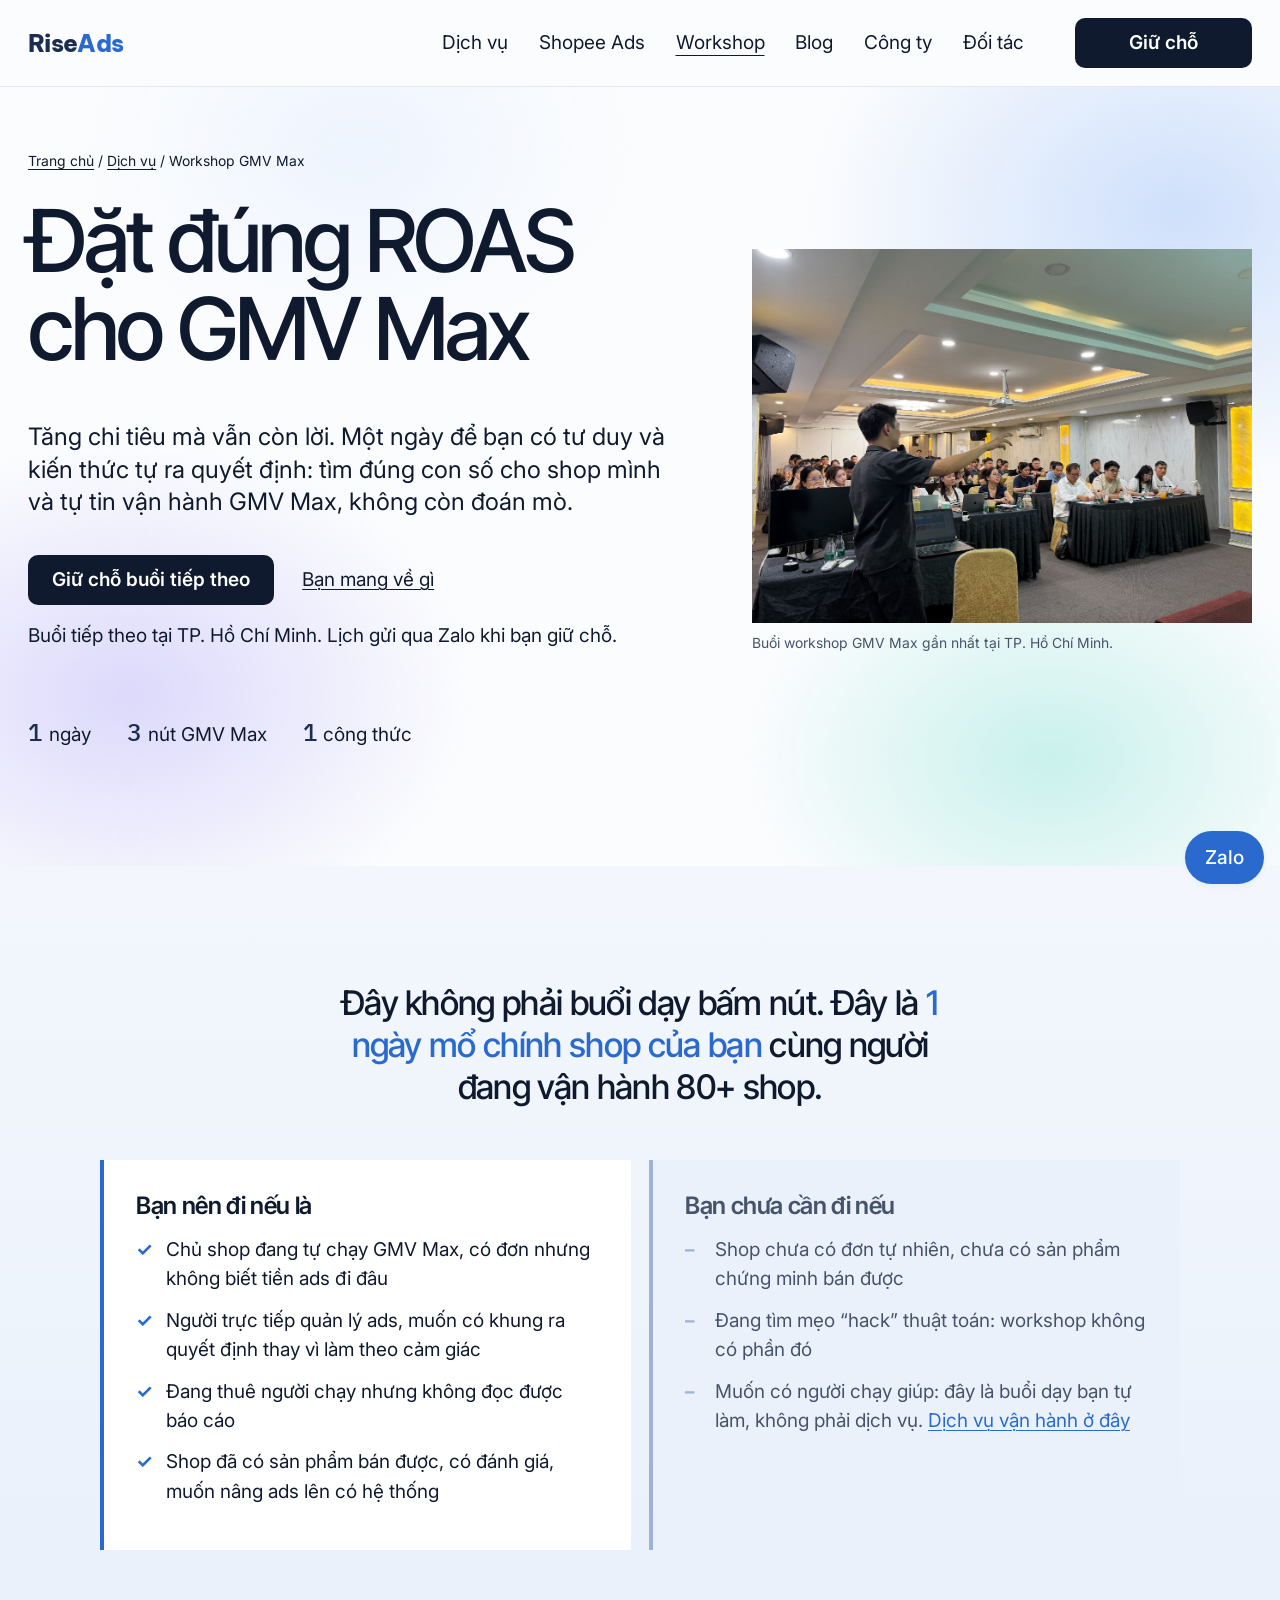
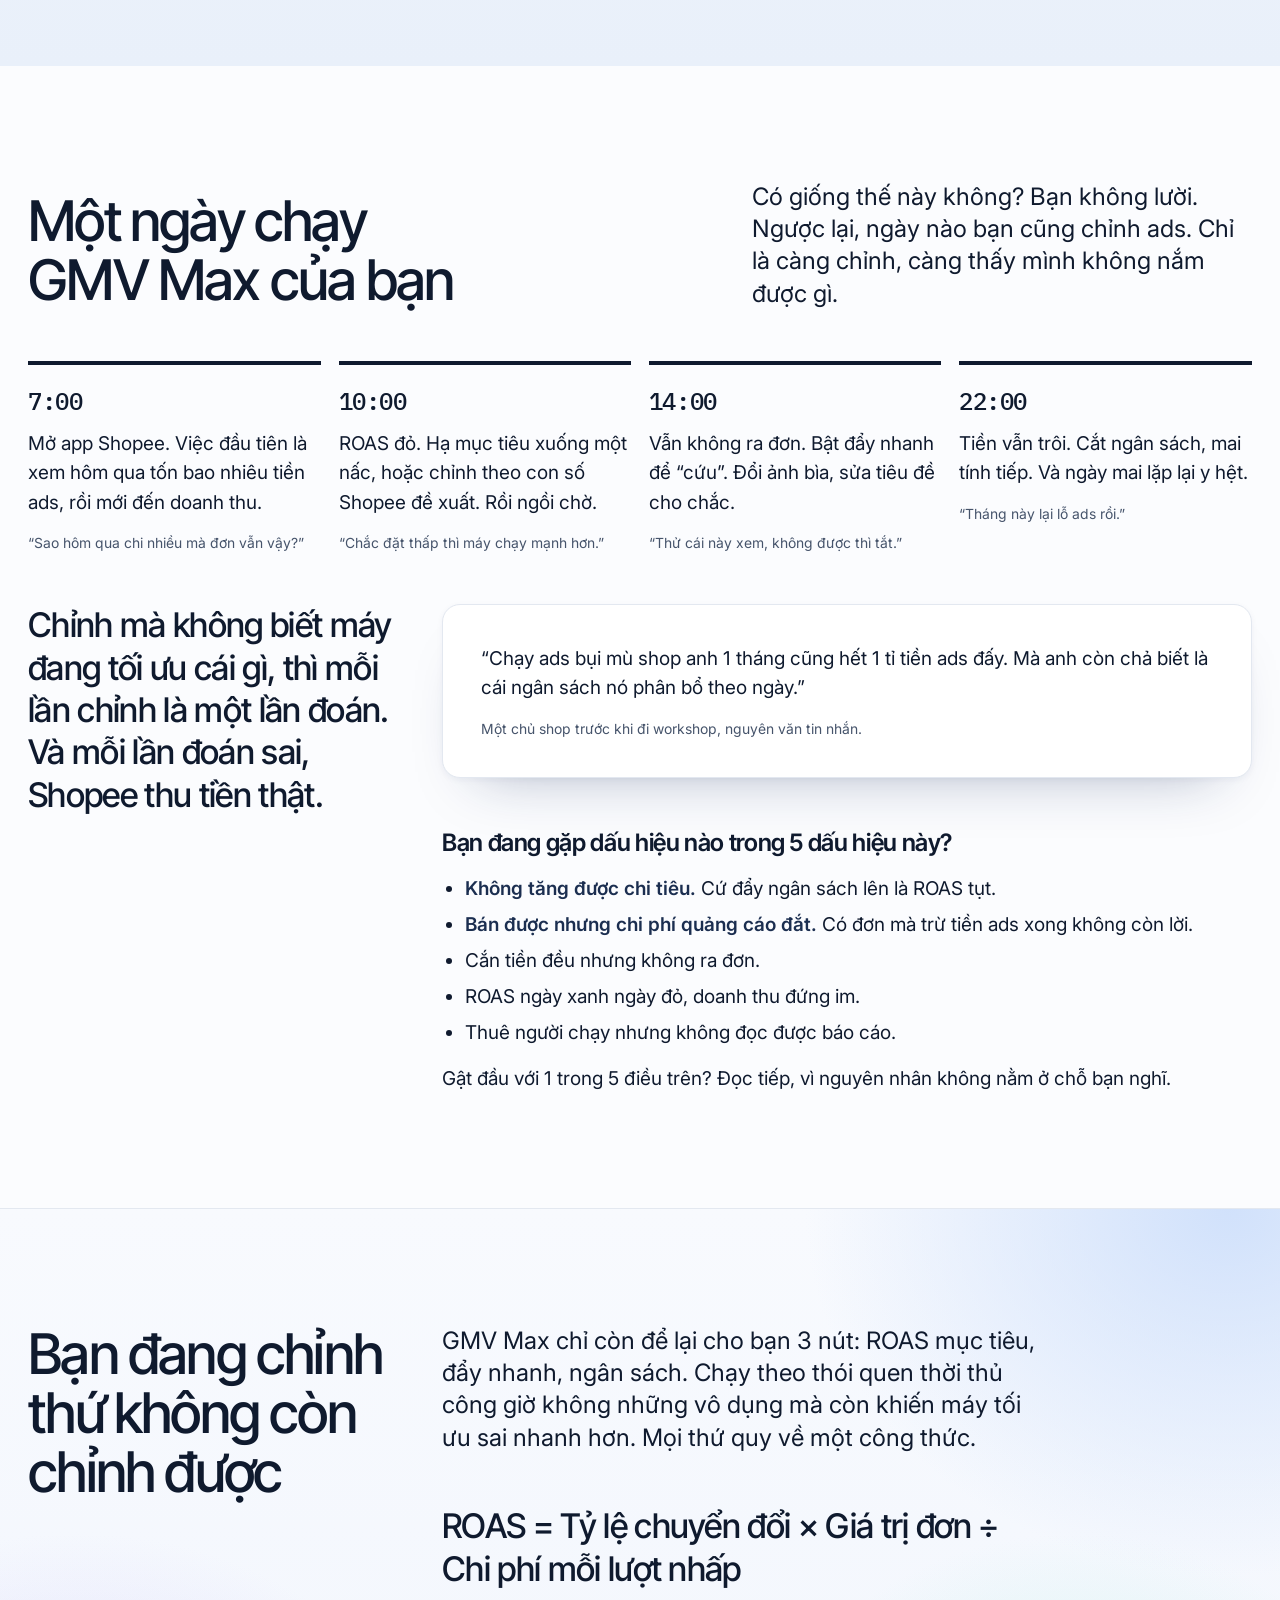
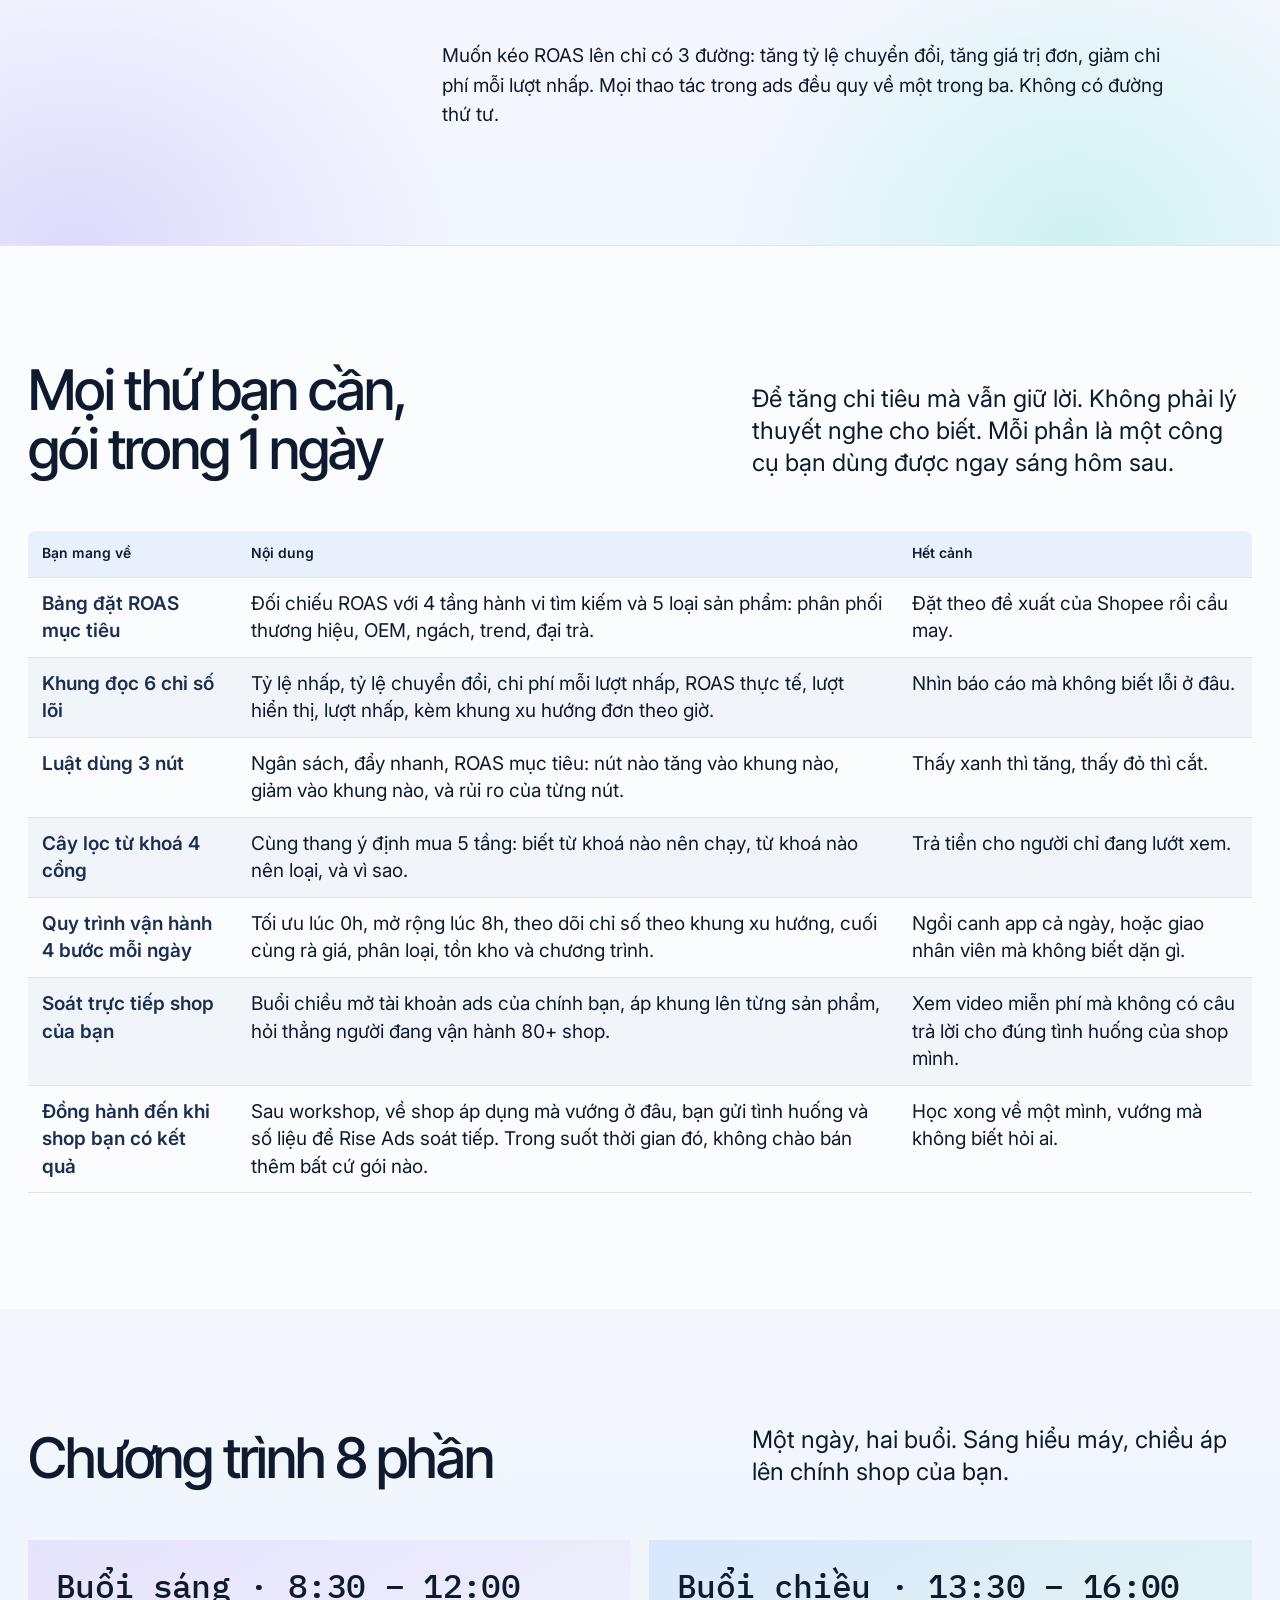
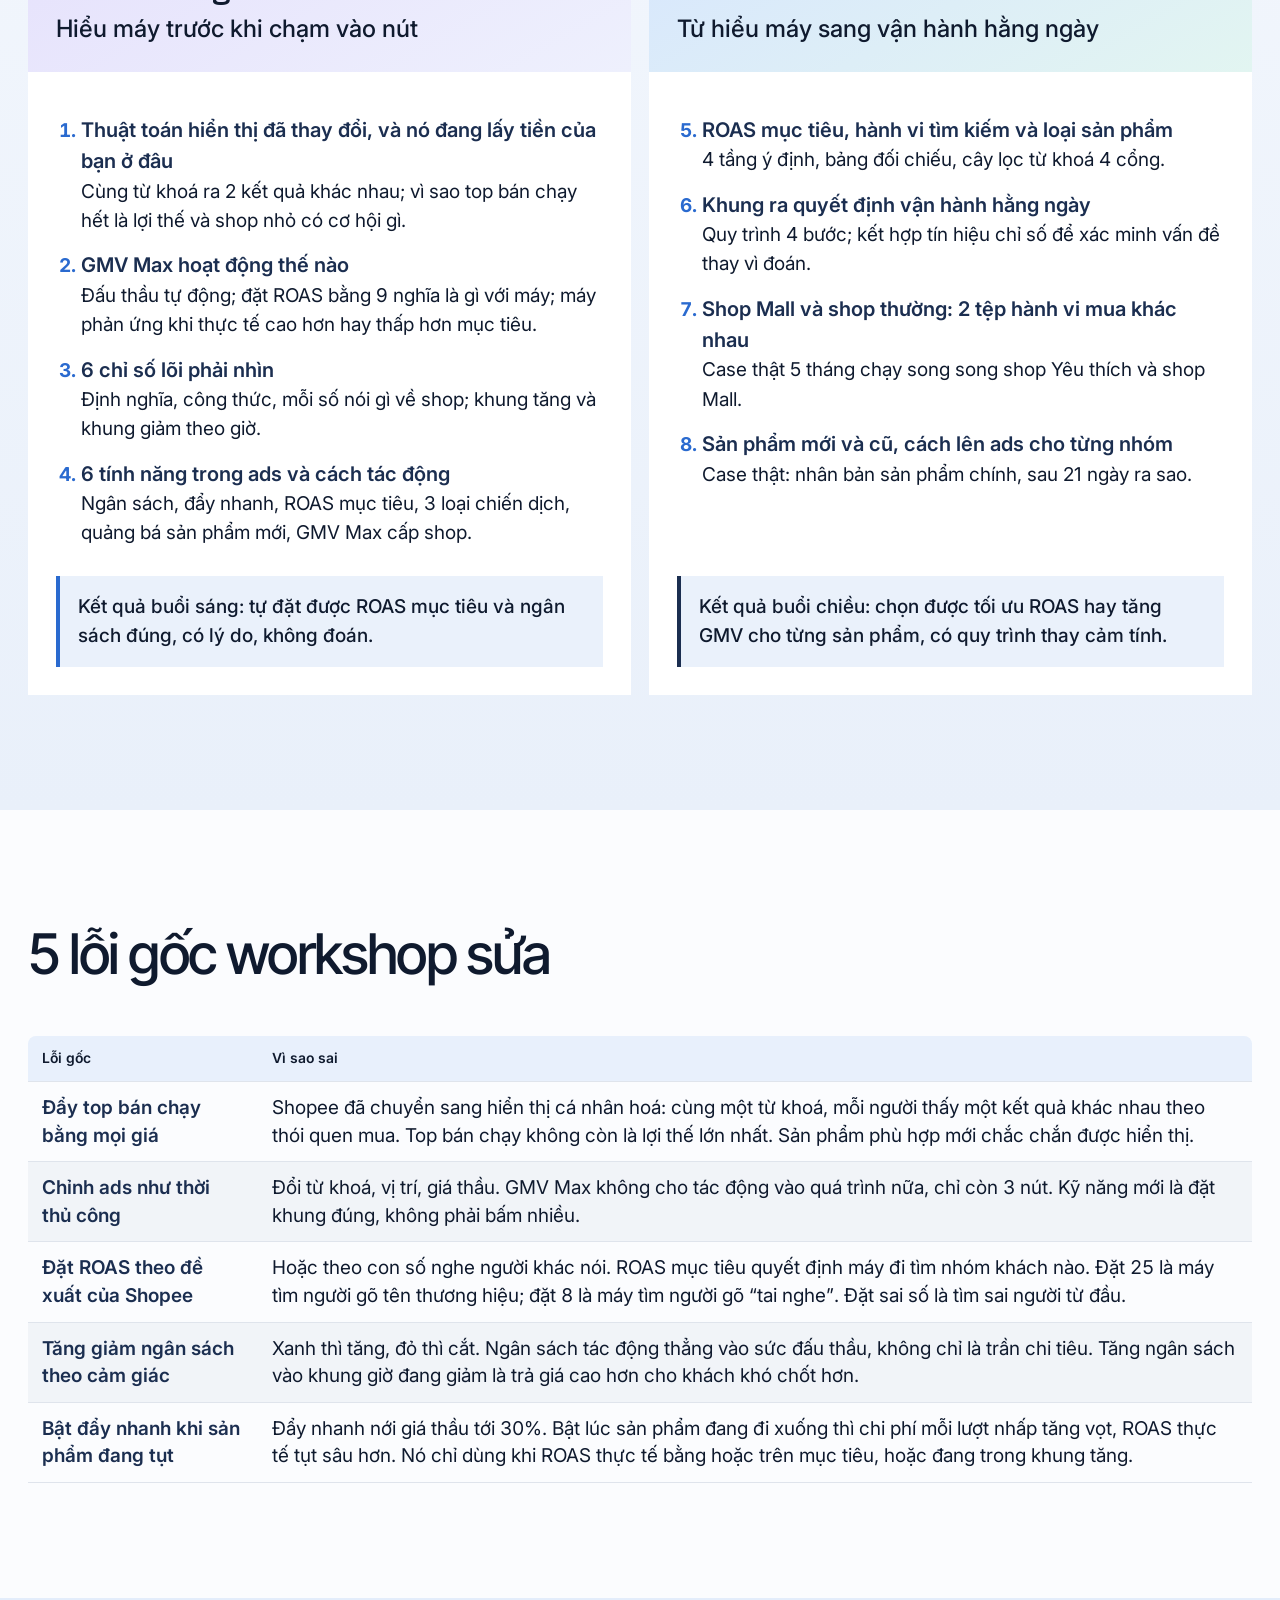
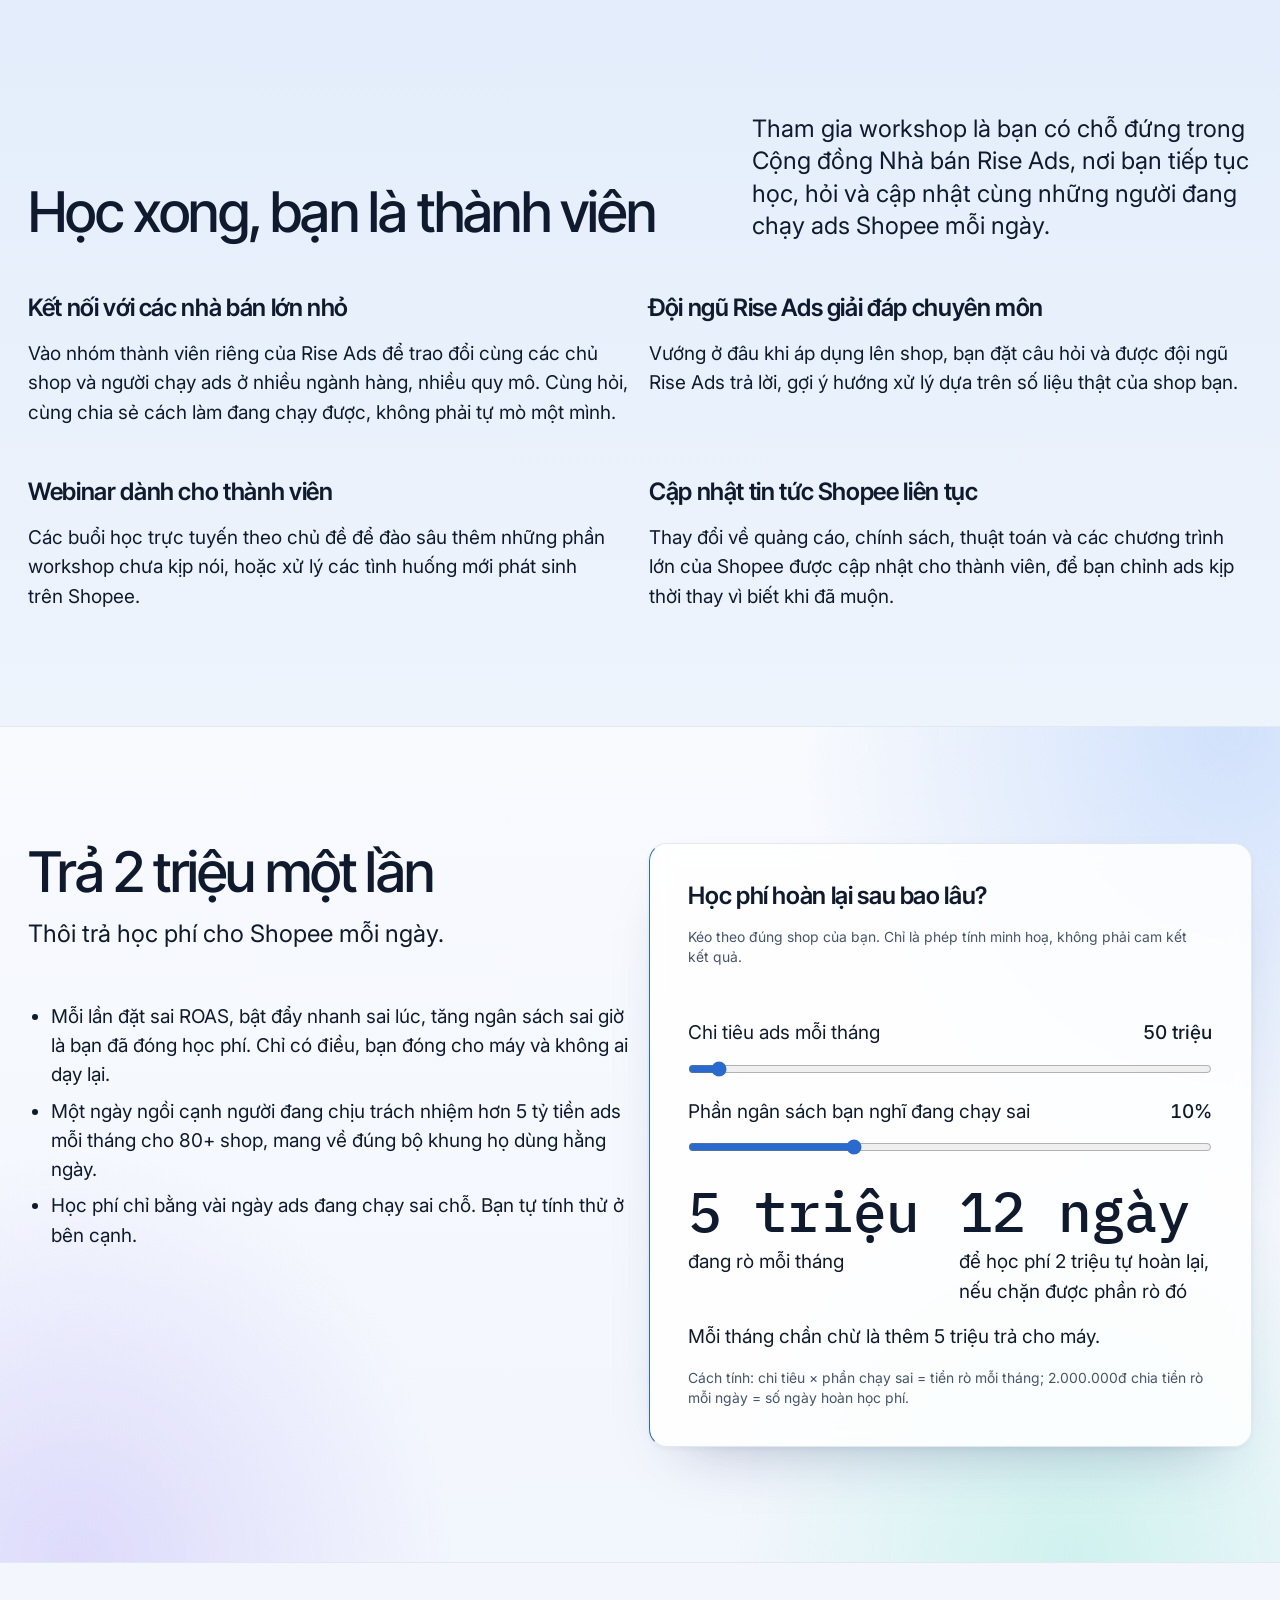
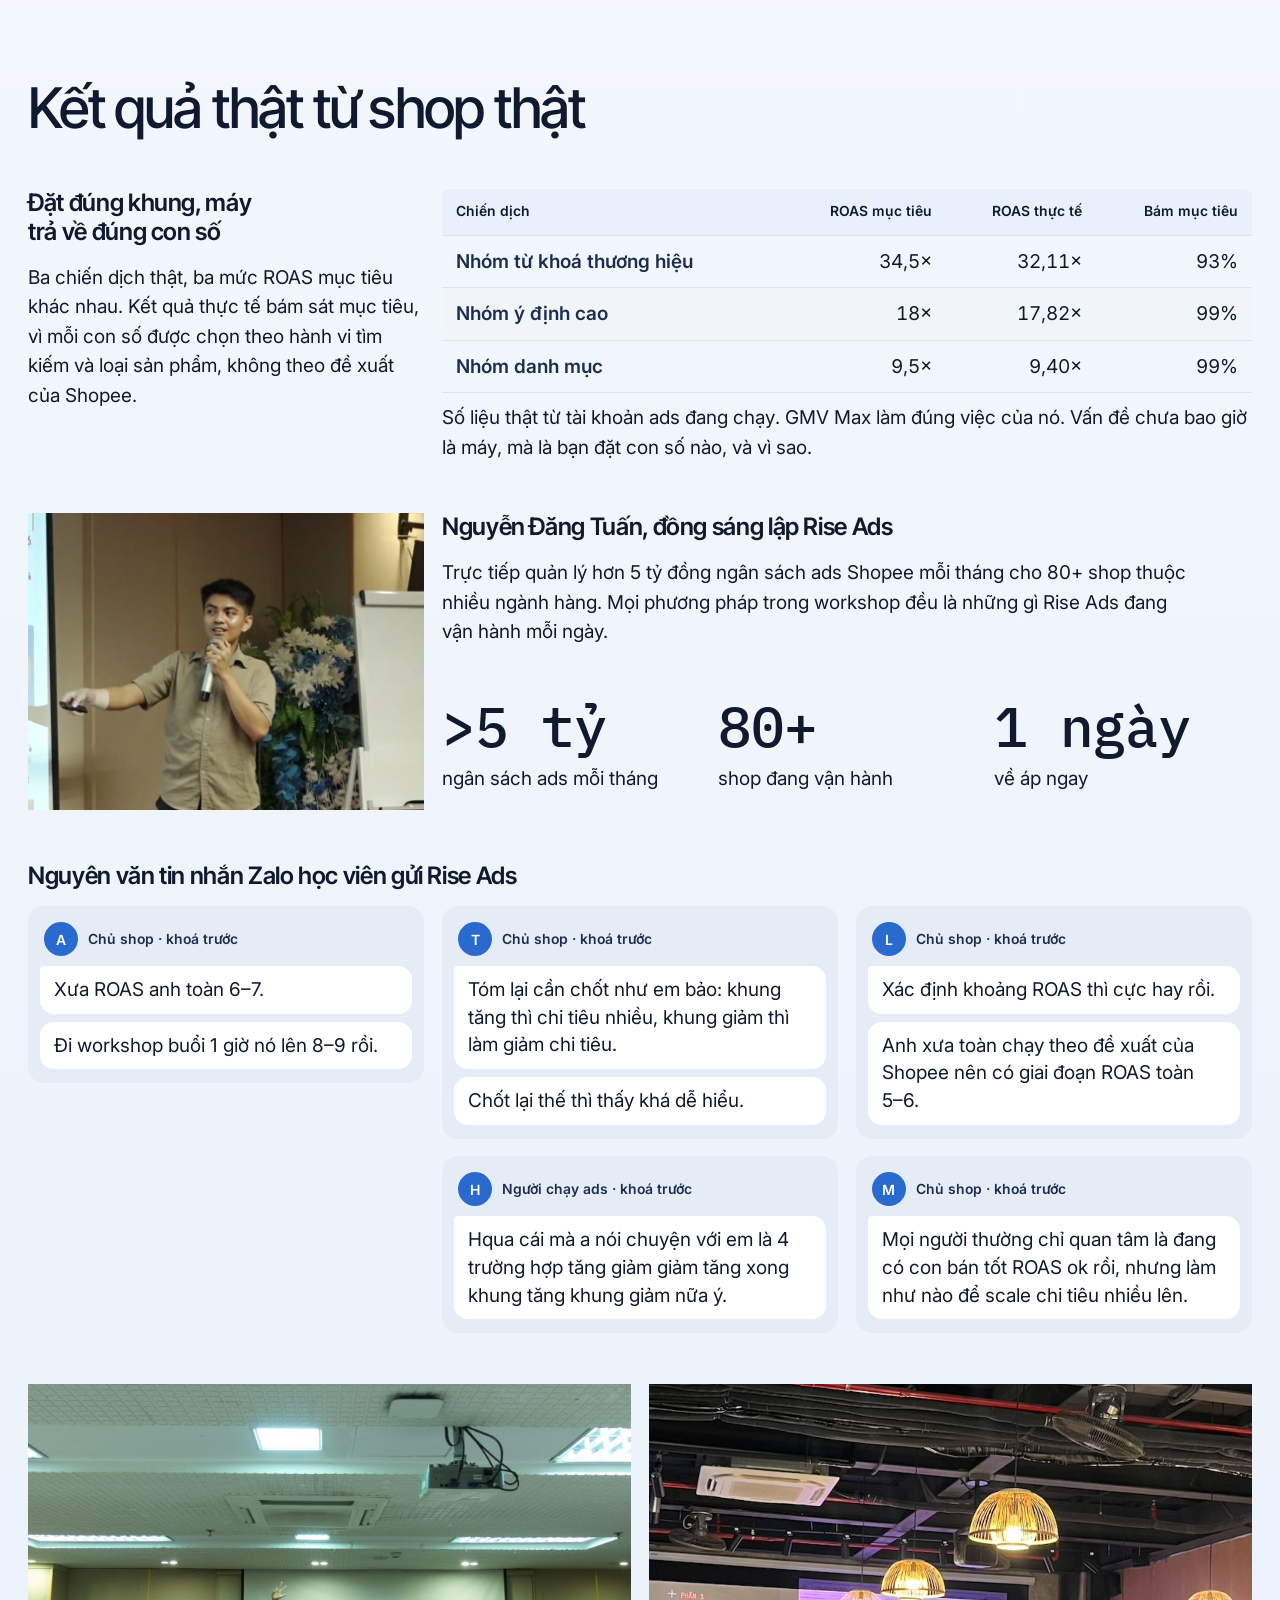
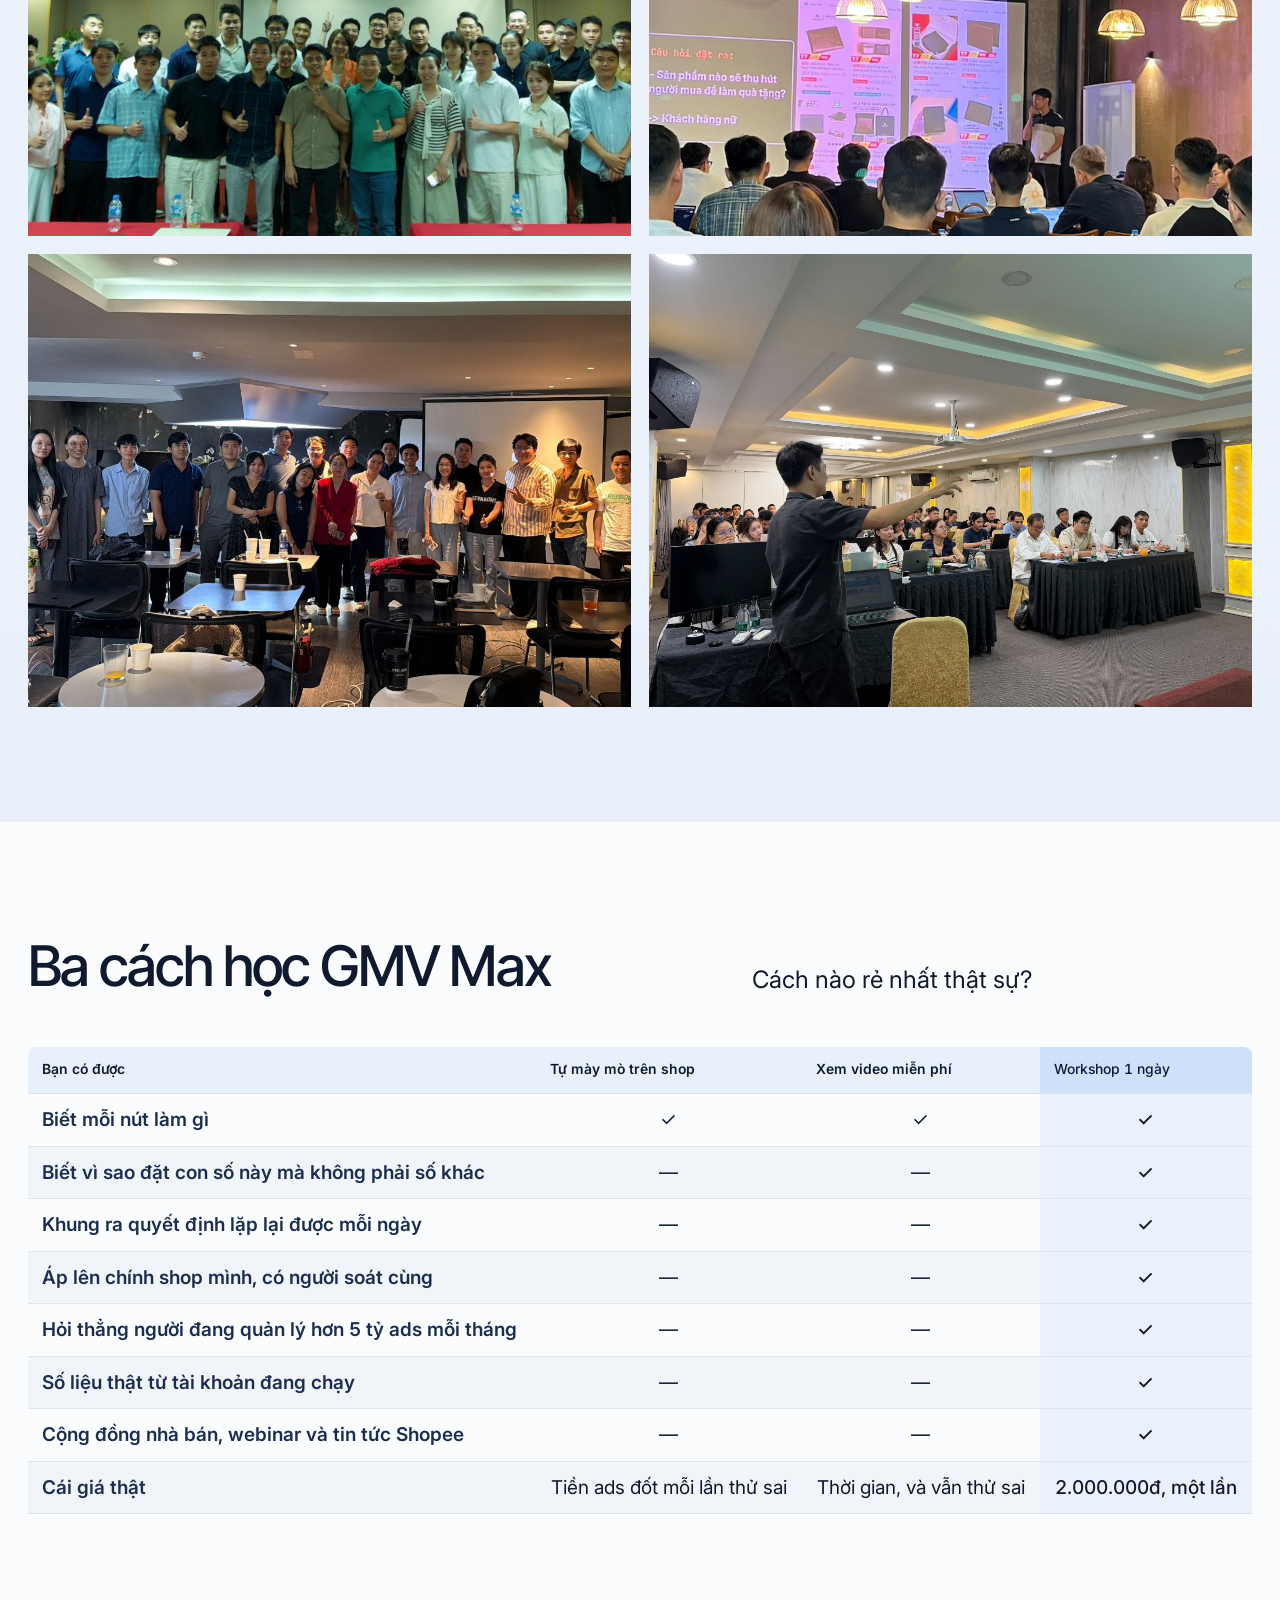
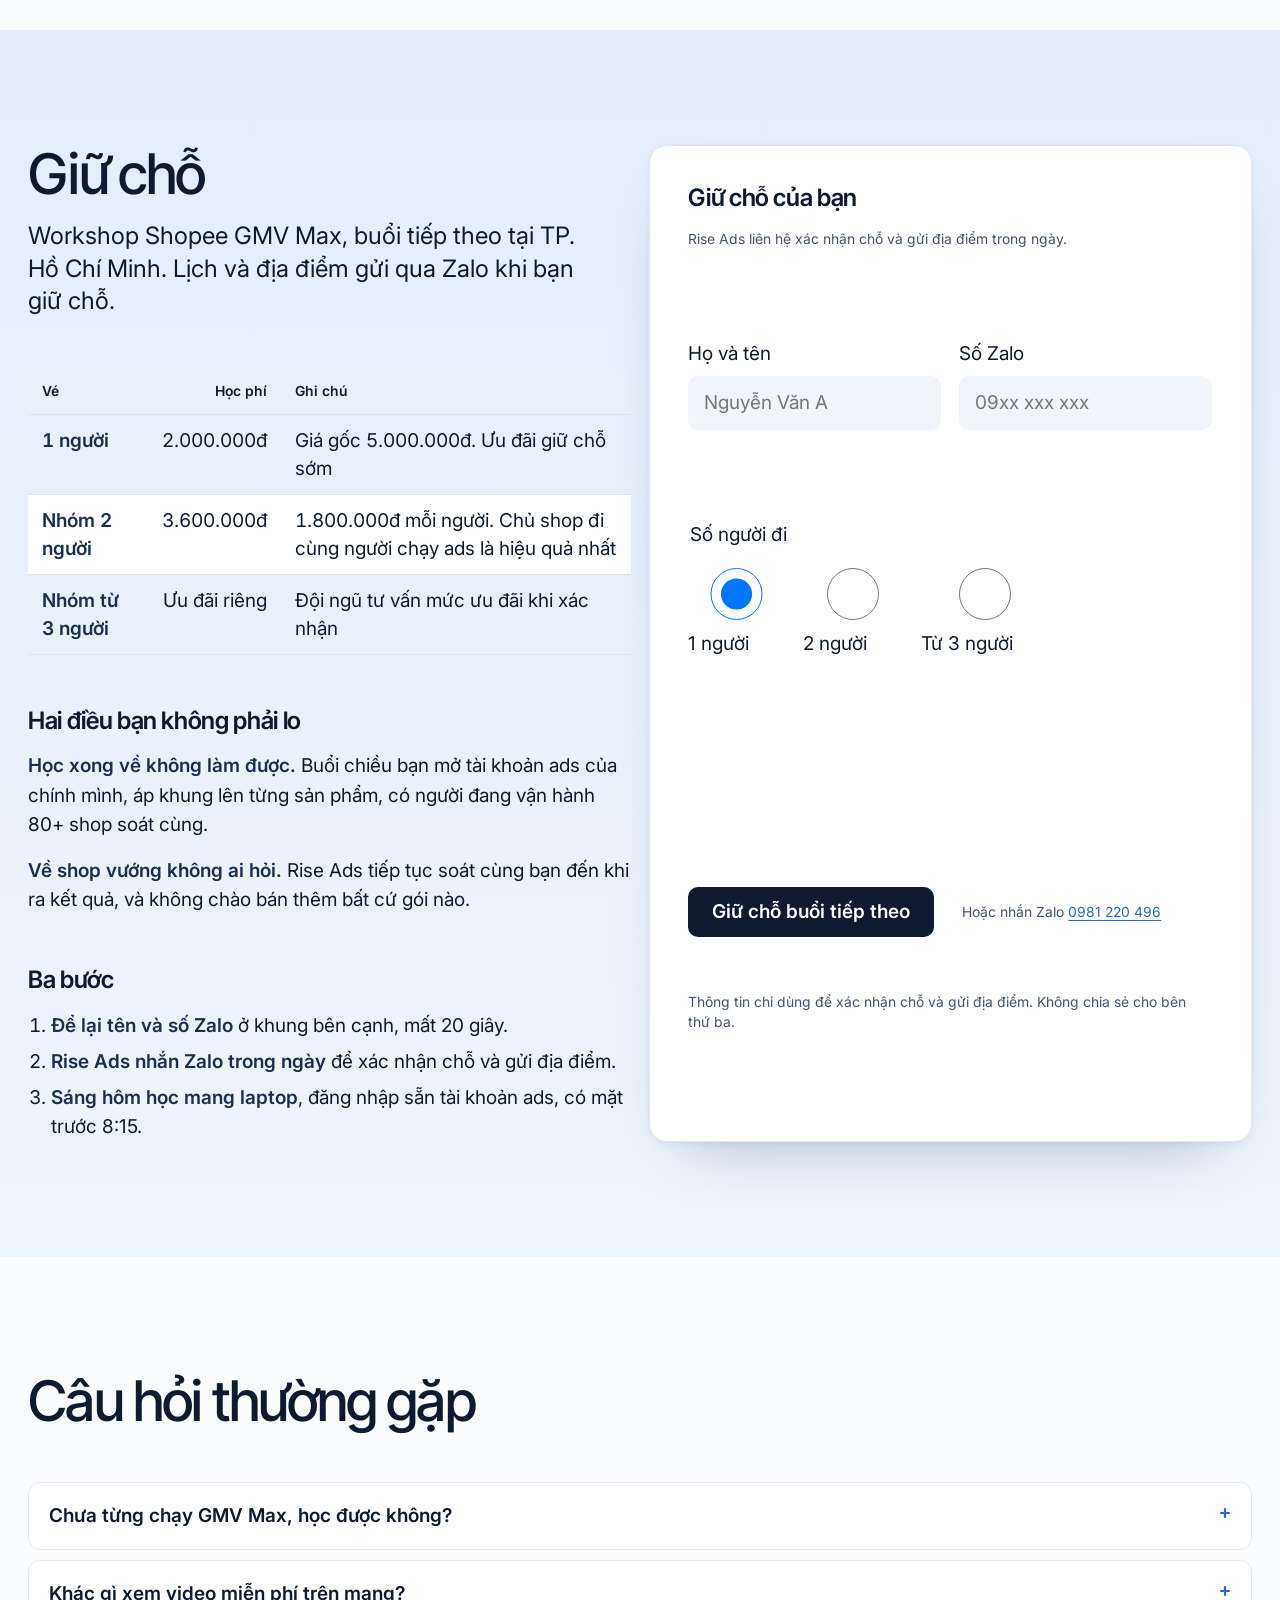
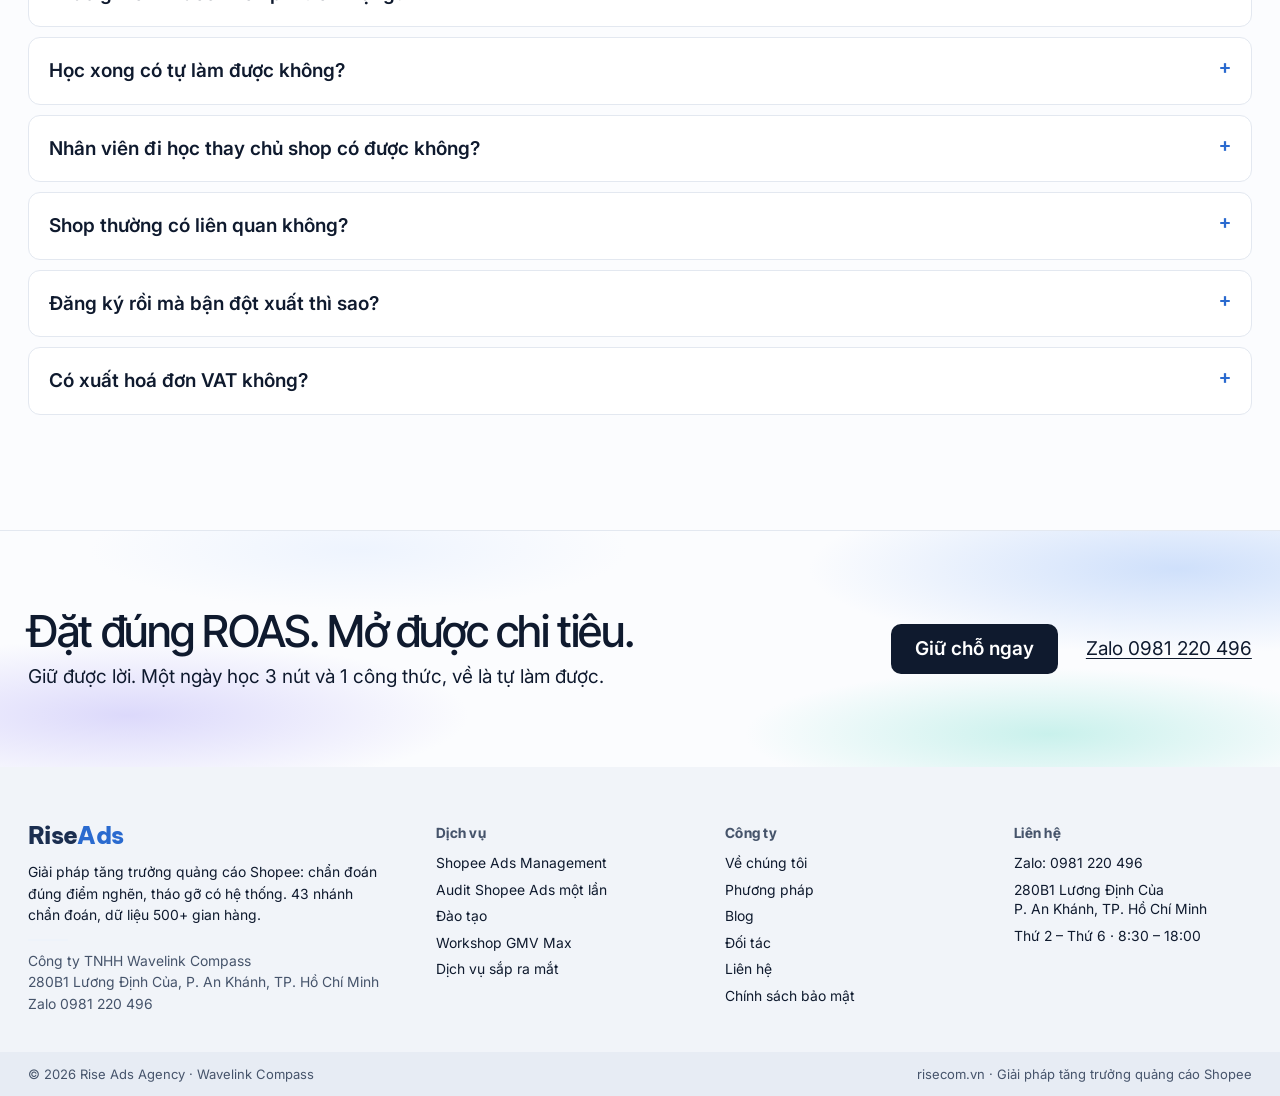
<file: workshop.html>
<!doctype html>
<!-- TỰ SINH từ src/workshop.html bằng tools/build_site.py. Đừng sửa file này: sửa chữ cố định trong src/, sửa thông tin chung ở risecom.vn/admin (Thông tin website). -->
<html lang="vi" data-tone="light">
<head>
<meta charset="utf-8">
<meta name="viewport" content="width=device-width, initial-scale=1">
<title>Workshop Shopee GMV Max – Đặt đúng ROAS, tăng chi tiêu mà vẫn còn lời</title>
<meta name="description" content="Workshop 1 ngày của Rise Ads: bảng đặt ROAS mục tiêu, 6 chỉ số lõi, luật dùng 3 nút GMV Max, soát trực tiếp shop của bạn. Hỗ trợ sau workshop đến khi có kết quả.">
<meta name="theme-color" content="#fbfcfe">
<meta property="og:title" content="Workshop Shopee GMV Max – Rise Ads">
<meta property="og:description" content="Đặt đúng ROAS, tăng chi tiêu mà vẫn còn lời. Một ngày, 3 nút và 1 công thức, về là tự làm được.">
<meta property="og:image" content="assets/workshop/photo-1.jpg">
<link rel="icon" href="favicon.svg" type="image/svg+xml">
<link rel="preconnect" href="https://fonts.googleapis.com">
<link rel="preconnect" href="https://fonts.gstatic.com" crossorigin>
<link href="https://fonts.googleapis.com/css2?family=Be+Vietnam+Pro:wght@800&family=Inter+Tight:wght@400;500;600&family=Inter:wght@400;500;600&family=IBM+Plex+Mono:wght@400;500&display=swap" rel="stylesheet">
<link rel="stylesheet" href="styles.css?v=20261118zd">
</head>
<body>

<div class="topbar field-navy">
  <header class="nav wrap">
    <a class="mark" href="index.html" aria-label="RiseAds, trang chủ">Rise<b>Ads</b></a>
    <nav class="nav-links" aria-label="Chính">
      <a href="services.html">Dịch vụ</a>
      <a href="shopee-ads.html">Shopee Ads</a>
      <a href="workshop.html" aria-current="page">Workshop</a>
      <a href="blog.html">Blog</a>
      <a href="company.html">Công ty</a>
      <a href="clients.html">Đối tác</a>
    </nav>
    <div class="nav-act">
      <a class="btn" href="#giu-cho">Giữ chỗ</a>
      <button class="menu-btn" type="button" aria-expanded="false" aria-controls="sheet">Menu</button>
    </div>
  </header>
</div>
<div class="field-navy">
  <section class="hero" aria-labelledby="h1">
    <div class="wrap grid">
      <div class="hero-text">
        <p class="crumb"><a href="index.html">Trang chủ</a> / <a href="services.html">Dịch vụ</a> / Workshop GMV Max</p>
        <h1 id="h1">Đặt đúng ROAS cho GMV Max</h1>
        <p class="lead">Tăng chi tiêu mà vẫn còn lời. Một ngày để bạn có tư duy và kiến thức tự ra quyết định: tìm đúng con số cho shop mình và tự tin vận hành GMV Max, không còn đoán mò.</p>
        <div class="actions">
          <a class="btn" href="#giu-cho">Giữ chỗ buổi tiếp theo</a>
          <a class="link" href="#mang-ve">Bạn mang về gì</a>
        </div>
        <!-- W1: khi có lịch mới, thay dòng dưới bằng "Thứ ..., ngày ... · TP. Hồ Chí Minh · ưu đãi đến hết ..." -->
        <p class="mt-s">Buổi tiếp theo tại TP. Hồ Chí Minh. Lịch gửi qua Zalo khi bạn giữ chỗ.</p>
        <p class="facts"><span><b>1</b>ngày</span><span><b>3</b>nút GMV Max</span><span><b>1</b>công thức</span></p>
      </div>
      <figure class="hero-media photo">
        <img src="assets/workshop/photo-1.jpg" alt="Một buổi workshop của Rise Ads: giảng viên đứng trước lớp, học viên mở laptop theo dõi" width="1200" height="873">
        <figcaption>Buổi workshop GMV Max gần nhất tại TP. Hồ Chí Minh.</figcaption>
      </figure>
    </div>
  </section>
</div>

<!-- Dành cho ai -->
<section class="surface" aria-labelledby="h-ai">
  <div class="wrap">
    <h2 id="h-ai" class="visually-hidden">Buổi này dành cho ai</h2>
    <p class="statement statement--center reveal">Đây không phải buổi dạy bấm nút. Đây là <b>1 ngày mổ chính shop của bạn</b> cùng người đang vận hành 80+ shop.</p>
    <div class="who reveal">
      <div class="who-yes">
        <h3>Bạn nên đi nếu là</h3>
        <ul>
          <li>Chủ shop đang tự chạy GMV Max, có đơn nhưng không biết tiền ads đi đâu</li>
          <li>Người trực tiếp quản lý ads, muốn có khung ra quyết định thay vì làm theo cảm giác</li>
          <li>Đang thuê người chạy nhưng không đọc được báo cáo</li>
          <li>Shop đã có sản phẩm bán được, có đánh giá, muốn nâng ads lên có hệ thống</li>
        </ul>
      </div>
      <div class="who-no">
        <h3>Bạn chưa cần đi nếu</h3>
        <ul>
          <li>Shop chưa có đơn tự nhiên, chưa có sản phẩm chứng minh bán được</li>
          <li>Đang tìm mẹo “hack” thuật toán: workshop không có phần đó</li>
          <li>Muốn có người chạy giúp: đây là buổi dạy bạn tự làm, không phải dịch vụ. <a href="shopee-ads.html">Dịch vụ vận hành ở đây</a></li>
        </ul>
      </div>
    </div>
  </div>
</section>
<!-- Một ngày chạy GMV Max -->
<section aria-labelledby="h-day">
  <div class="wrap">
    <div class="sec-head reveal">
      <h2 id="h-day">Một ngày chạy GMV Max của bạn</h2>
      <p class="lead">Có giống thế này không? Bạn không lười. Ngược lại, ngày nào bạn cũng chỉnh ads. Chỉ là càng chỉnh, càng thấy mình không nắm được gì.</p>
    </div>
    <ol class="tl reveal" aria-label="Bốn mốc giờ trong ngày">
      <li><span class="tl-k">7:00</span><p>Mở app Shopee. Việc đầu tiên là xem hôm qua tốn bao nhiêu tiền ads, rồi mới đến doanh thu.</p><p class="small mt-s">“Sao hôm qua chi nhiều mà đơn vẫn vậy?”</p></li>
      <li><span class="tl-k">10:00</span><p>ROAS đỏ. Hạ mục tiêu xuống một nấc, hoặc chỉnh theo con số Shopee đề xuất. Rồi ngồi chờ.</p><p class="small mt-s">“Chắc đặt thấp thì máy chạy mạnh hơn.”</p></li>
      <li><span class="tl-k">14:00</span><p>Vẫn không ra đơn. Bật đẩy nhanh để “cứu”. Đổi ảnh bìa, sửa tiêu đề cho chắc.</p><p class="small mt-s">“Thử cái này xem, không được thì tắt.”</p></li>
      <li><span class="tl-k">22:00</span><p>Tiền vẫn trôi. Cắt ngân sách, mai tính tiếp. Và ngày mai lặp lại y hệt.</p><p class="small mt-s">“Tháng này lại lỗ ads rồi.”</p></li>
    </ol>
    <div class="grid mt">
      <blockquote class="statement c-lead reveal">Chỉnh mà không biết máy đang tối ưu cái gì, thì mỗi lần chỉnh là một lần đoán. Và mỗi lần đoán sai, Shopee thu tiền thật.</blockquote>
      <div class="c-body reveal">
        <blockquote class="panel"><p>“Chạy ads bụi mù shop anh 1 tháng cũng hết 1 tỉ tiền ads đấy. Mà anh còn chả biết là cái ngân sách nó phân bổ theo ngày.”</p><p class="small mt-s">Một chủ shop trước khi đi workshop, nguyên văn tin nhắn.</p></blockquote>
        <h3 class="mt">Bạn đang gặp dấu hiệu nào trong 5 dấu hiệu này?</h3>
        <ul class="mt-s">
          <li><b>Không tăng được chi tiêu.</b> Cứ đẩy ngân sách lên là ROAS tụt.</li>
          <li><b>Bán được nhưng chi phí quảng cáo đắt.</b> Có đơn mà trừ tiền ads xong không còn lời.</li>
          <li>Cắn tiền đều nhưng không ra đơn.</li>
          <li>ROAS ngày xanh ngày đỏ, doanh thu đứng im.</li>
          <li>Thuê người chạy nhưng không đọc được báo cáo.</li>
        </ul>
        <p class="mt-s">Gật đầu với 1 trong 5 điều trên? Đọc tiếp, vì nguyên nhân không nằm ở chỗ bạn nghĩ.</p>
      </div>
    </div>
  </div>
</section>

<!-- Vấn đề gốc -->
<section class="field-navy" aria-labelledby="h-goc">
  <div class="wrap grid">
    <div class="c-lead reveal"><h2 id="h-goc">Bạn đang chỉnh thứ không còn chỉnh được</h2></div>
    <div class="c-body stack reveal">
      <p class="lead">GMV Max chỉ còn để lại cho bạn 3 nút: ROAS mục tiêu, đẩy nhanh, ngân sách. Chạy theo thói quen thời thủ công giờ không những vô dụng mà còn khiến máy tối ưu sai nhanh hơn. Mọi thứ quy về một công thức.</p>
      <p class="statement">ROAS = Tỷ lệ chuyển đổi × Giá trị đơn ÷ Chi phí mỗi lượt nhấp</p>
      <p>Muốn kéo ROAS lên chỉ có 3 đường: tăng tỷ lệ chuyển đổi, tăng giá trị đơn, giảm chi phí mỗi lượt nhấp. Mọi thao tác trong ads đều quy về một trong ba. Không có đường thứ tư.</p>
    </div>
  </div>
</section>

<!-- Bạn mang về -->
<section id="mang-ve" aria-labelledby="h-mv">
  <div class="wrap">
    <div class="sec-head reveal">
      <h2 id="h-mv">Mọi thứ bạn cần, gói trong 1 ngày</h2>
      <p class="lead">Để tăng chi tiêu mà vẫn giữ lời. Không phải lý thuyết nghe cho biết. Mỗi phần là một công cụ bạn dùng được ngay sáng hôm sau.</p>
    </div>
    <div class="reveal">
      <table class="tbl tbl-stack">
        <thead><tr><th>Bạn mang về</th><th>Nội dung</th><th>Hết cảnh</th></tr></thead>
        <tbody>
          <tr><td class="k" data-l="Bạn mang về">Bảng đặt ROAS mục tiêu</td><td data-l="Nội dung">Đối chiếu ROAS với 4 tầng hành vi tìm kiếm và 5 loại sản phẩm: phân phối thương hiệu, OEM, ngách, trend, đại trà.</td><td data-l="Hết cảnh">Đặt theo đề xuất của Shopee rồi cầu may.</td></tr>
          <tr><td class="k" data-l="Bạn mang về">Khung đọc 6 chỉ số lõi</td><td data-l="Nội dung">Tỷ lệ nhấp, tỷ lệ chuyển đổi, chi phí mỗi lượt nhấp, ROAS thực tế, lượt hiển thị, lượt nhấp, kèm khung xu hướng đơn theo giờ.</td><td data-l="Hết cảnh">Nhìn báo cáo mà không biết lỗi ở đâu.</td></tr>
          <tr><td class="k" data-l="Bạn mang về">Luật dùng 3 nút</td><td data-l="Nội dung">Ngân sách, đẩy nhanh, ROAS mục tiêu: nút nào tăng vào khung nào, giảm vào khung nào, và rủi ro của từng nút.</td><td data-l="Hết cảnh">Thấy xanh thì tăng, thấy đỏ thì cắt.</td></tr>
          <tr><td class="k" data-l="Bạn mang về">Cây lọc từ khoá 4 cổng</td><td data-l="Nội dung">Cùng thang ý định mua 5 tầng: biết từ khoá nào nên chạy, từ khoá nào nên loại, và vì sao.</td><td data-l="Hết cảnh">Trả tiền cho người chỉ đang lướt xem.</td></tr>
          <tr><td class="k" data-l="Bạn mang về">Quy trình vận hành 4 bước mỗi ngày</td><td data-l="Nội dung">Tối ưu lúc 0h, mở rộng lúc 8h, theo dõi chỉ số theo khung xu hướng, cuối cùng rà giá, phân loại, tồn kho và chương trình.</td><td data-l="Hết cảnh">Ngồi canh app cả ngày, hoặc giao nhân viên mà không biết dặn gì.</td></tr>
          <tr><td class="k" data-l="Bạn mang về">Soát trực tiếp shop của bạn</td><td data-l="Nội dung">Buổi chiều mở tài khoản ads của chính bạn, áp khung lên từng sản phẩm, hỏi thẳng người đang vận hành 80+ shop.</td><td data-l="Hết cảnh">Xem video miễn phí mà không có câu trả lời cho đúng tình huống của shop mình.</td></tr>
          <tr><td class="k" data-l="Bạn mang về">Đồng hành đến khi shop bạn có kết quả</td><td data-l="Nội dung">Sau workshop, về shop áp dụng mà vướng ở đâu, bạn gửi tình huống và số liệu để Rise Ads soát tiếp. Trong suốt thời gian đó, không chào bán thêm bất cứ gói nào.</td><td data-l="Hết cảnh">Học xong về một mình, vướng mà không biết hỏi ai.</td></tr>
        </tbody>
      </table>
    </div>
  </div>
</section>

<!-- Chương trình -->
<section class="surface" aria-labelledby="h-ct">
  <div class="wrap">
    <div class="sec-head reveal">
      <h2 id="h-ct">Chương trình 8 phần</h2>
      <p class="lead">Một ngày, hai buổi. Sáng hiểu máy, chiều áp lên chính shop của bạn.</p>
    </div>
    <div class="grid-2">
      <article class="session session--am reveal">
        <div class="session-head"><span class="s-when">Buổi sáng · 8:30 – 12:00</span><span class="s-title">Hiểu máy trước khi chạm vào nút</span></div>
        <div class="session-body">
          <ol>
            <li><b>Thuật toán hiển thị đã thay đổi, và nó đang lấy tiền của bạn ở đâu</b> Cùng từ khoá ra 2 kết quả khác nhau; vì sao top bán chạy hết là lợi thế và shop nhỏ có cơ hội gì.</li>
            <li><b>GMV Max hoạt động thế nào</b> Đấu thầu tự động; đặt ROAS bằng 9 nghĩa là gì với máy; máy phản ứng khi thực tế cao hơn hay thấp hơn mục tiêu.</li>
            <li><b>6 chỉ số lõi phải nhìn</b> Định nghĩa, công thức, mỗi số nói gì về shop; khung tăng và khung giảm theo giờ.</li>
            <li><b>6 tính năng trong ads và cách tác động</b> Ngân sách, đẩy nhanh, ROAS mục tiêu, 3 loại chiến dịch, quảng bá sản phẩm mới, GMV Max cấp shop.</li>
          </ol>
        </div>
        <p class="session-foot">Kết quả buổi sáng: tự đặt được ROAS mục tiêu và ngân sách đúng, có lý do, không đoán.</p>
      </article>
      <article class="session session--pm reveal">
        <div class="session-head"><span class="s-when">Buổi chiều · 13:30 – 16:00</span><span class="s-title">Từ hiểu máy sang vận hành hằng ngày</span></div>
        <div class="session-body">
          <ol start="5">
            <li><b>ROAS mục tiêu, hành vi tìm kiếm và loại sản phẩm</b> 4 tầng ý định, bảng đối chiếu, cây lọc từ khoá 4 cổng.</li>
            <li><b>Khung ra quyết định vận hành hằng ngày</b> Quy trình 4 bước; kết hợp tín hiệu chỉ số để xác minh vấn đề thay vì đoán.</li>
            <li><b>Shop Mall và shop thường: 2 tệp hành vi mua khác nhau</b> Case thật 5 tháng chạy song song shop Yêu thích và shop Mall.</li>
            <li><b>Sản phẩm mới và cũ, cách lên ads cho từng nhóm</b> Case thật: nhân bản sản phẩm chính, sau 21 ngày ra sao.</li>
          </ol>
        </div>
        <p class="session-foot">Kết quả buổi chiều: chọn được tối ưu ROAS hay tăng GMV cho từng sản phẩm, có quy trình thay cảm tính.</p>
      </article>
    </div>
  </div>
</section>

<!-- 5 lỗi gốc -->
<section aria-labelledby="h-loi">
  <div class="wrap">
    <h2 id="h-loi" class="reveal">5 lỗi gốc workshop sửa</h2>
    <table class="tbl tbl-stack reveal">
        <thead><tr><th>Lỗi gốc</th><th>Vì sao sai</th></tr></thead>
        <tbody>
        <tr><td class="k" data-l="Lỗi gốc">Đẩy top bán chạy bằng mọi giá</td><td data-l="Vì sao sai">Shopee đã chuyển sang hiển thị cá nhân hoá: cùng một từ khoá, mỗi người thấy một kết quả khác nhau theo thói quen mua. Top bán chạy không còn là lợi thế lớn nhất. Sản phẩm phù hợp mới chắc chắn được hiển thị.</td></tr>
        <tr><td class="k" data-l="Lỗi gốc">Chỉnh ads như thời thủ công</td><td data-l="Vì sao sai">Đổi từ khoá, vị trí, giá thầu. GMV Max không cho tác động vào quá trình nữa, chỉ còn 3 nút. Kỹ năng mới là đặt khung đúng, không phải bấm nhiều.</td></tr>
        <tr><td class="k" data-l="Lỗi gốc">Đặt ROAS theo đề xuất của Shopee</td><td data-l="Vì sao sai">Hoặc theo con số nghe người khác nói. ROAS mục tiêu quyết định máy đi tìm nhóm khách nào. Đặt 25 là máy tìm người gõ tên thương hiệu; đặt 8 là máy tìm người gõ “tai nghe”. Đặt sai số là tìm sai người từ đầu.</td></tr>
        <tr><td class="k" data-l="Lỗi gốc">Tăng giảm ngân sách theo cảm giác</td><td data-l="Vì sao sai">Xanh thì tăng, đỏ thì cắt. Ngân sách tác động thẳng vào sức đấu thầu, không chỉ là trần chi tiêu. Tăng ngân sách vào khung giờ đang giảm là trả giá cao hơn cho khách khó chốt hơn.</td></tr>
        <tr><td class="k" data-l="Lỗi gốc">Bật đẩy nhanh khi sản phẩm đang tụt</td><td data-l="Vì sao sai">Đẩy nhanh nới giá thầu tới 30%. Bật lúc sản phẩm đang đi xuống thì chi phí mỗi lượt nhấp tăng vọt, ROAS thực tế tụt sâu hơn. Nó chỉ dùng khi ROAS thực tế bằng hoặc trên mục tiêu, hoặc đang trong khung tăng.</td></tr>
        </tbody>
        </table>
  </div>
</section>

<!-- Quyền lợi thành viên -->
<section class="field-sky" aria-labelledby="h-tv">
  <div class="wrap">
    <div class="sec-head reveal">
      <h2 id="h-tv">Học xong, bạn là thành viên</h2>
      <p class="lead">Tham gia workshop là bạn có chỗ đứng trong Cộng đồng Nhà bán Rise Ads, nơi bạn tiếp tục học, hỏi và cập nhật cùng những người đang chạy ads Shopee mỗi ngày.</p>
    </div>
    <div class="grid-2 reveal">
      <div><h3>Kết nối với các nhà bán lớn nhỏ</h3><p class="mt-s">Vào nhóm thành viên riêng của Rise Ads để trao đổi cùng các chủ shop và người chạy ads ở nhiều ngành hàng, nhiều quy mô. Cùng hỏi, cùng chia sẻ cách làm đang chạy được, không phải tự mò một mình.</p></div>
      <div><h3>Đội ngũ Rise Ads giải đáp chuyên môn</h3><p class="mt-s">Vướng ở đâu khi áp dụng lên shop, bạn đặt câu hỏi và được đội ngũ Rise Ads trả lời, gợi ý hướng xử lý dựa trên số liệu thật của shop bạn.</p></div>
      <div><h3>Webinar dành cho thành viên</h3><p class="mt-s">Các buổi học trực tuyến theo chủ đề để đào sâu thêm những phần workshop chưa kịp nói, hoặc xử lý các tình huống mới phát sinh trên Shopee.</p></div>
      <div><h3>Cập nhật tin tức Shopee liên tục</h3><p class="mt-s">Thay đổi về quảng cáo, chính sách, thuật toán và các chương trình lớn của Shopee được cập nhật cho thành viên, để bạn chỉnh ads kịp thời thay vì biết khi đã muộn.</p></div>
    </div>
  </div>
</section>

<!-- Giá trị + máy tính -->
<section class="field-navy" aria-labelledby="h-gt">
  <div class="wrap grid">
    <div class="c-half-a reveal">
      <!-- Giá vé Nhi duyệt 03/11: 2.000.000đ (gốc 5.000.000đ), có thể cập nhật sau -->
      <h2 id="h-gt">Trả 2 triệu một lần</h2>
      <p class="lead mt-s">Thôi trả học phí cho Shopee mỗi ngày.</p>
      <ul class="mt">
        <li>Mỗi lần đặt sai ROAS, bật đẩy nhanh sai lúc, tăng ngân sách sai giờ là bạn đã đóng học phí. Chỉ có điều, bạn đóng cho máy và không ai dạy lại.</li>
        <li>Một ngày ngồi cạnh người đang chịu trách nhiệm hơn 5 tỷ tiền ads mỗi tháng cho 80+ shop, mang về đúng bộ khung họ dùng hằng ngày.</li>
        <li>Học phí chỉ bằng vài ngày ads đang chạy sai chỗ. Bạn tự tính thử ở bên cạnh.</li>
      </ul>
    </div>
    <div class="c-half-b reveal">
      <div class="panel calc" data-calc data-fee="2">
        <h3>Học phí hoàn lại sau bao lâu?</h3>
        <p class="small mt-s">Kéo theo đúng shop của bạn. Chỉ là phép tính minh hoạ, không phải cam kết kết quả.</p>
        <div class="mt">
          <label for="c-spend">Chi tiêu ads mỗi tháng <output data-out="spend" for="c-spend">50 triệu</output></label>
          <input type="range" id="c-spend" name="c_spend" min="5" max="1000" step="5" value="50">
          <label for="c-waste">Phần ngân sách bạn nghĩ đang chạy sai <output data-out="waste" for="c-waste">10%</output></label>
          <input type="range" id="c-waste" name="c_waste" min="1" max="30" step="1" value="10">
        </div>
        <div class="c-out" aria-live="polite">
          <div><b data-out="loss">5 triệu</b><span>đang rò mỗi tháng</span></div>
          <div><b data-out="days">12 ngày</b><span>để học phí 2 triệu tự hoàn lại, nếu chặn được phần rò đó</span></div>
        </div>
        <p class="mt-s" data-out="verdict">Mỗi tháng chần chừ là thêm 5 triệu trả cho máy.</p>
        <p class="small mt-s">Cách tính: chi tiêu × phần chạy sai = tiền rò mỗi tháng; 2.000.000đ chia tiền rò mỗi ngày = số ngày hoàn học phí.</p>
      </div>
    </div>
  </div>
</section>

<!-- Bằng chứng -->
<section class="surface" aria-labelledby="h-bc">
  <div class="wrap">
    <h2 id="h-bc" class="reveal">Kết quả thật từ shop thật</h2>
    <div class="grid mt">
      <div class="c-lead reveal"><h3>Đặt đúng khung, máy trả về đúng con số</h3><p class="mt-s">Ba chiến dịch thật, ba mức ROAS mục tiêu khác nhau. Kết quả thực tế bám sát mục tiêu, vì mỗi con số được chọn theo hành vi tìm kiếm và loại sản phẩm, không theo đề xuất của Shopee.</p></div>
      <div class="c-body reveal">
        <table class="tbl tbl-stack">
          <thead><tr><th>Chiến dịch</th><th class="r">ROAS mục tiêu</th><th class="r">ROAS thực tế</th><th class="r">Bám mục tiêu</th></tr></thead>
          <tbody>
            <tr><td class="k" data-l="Chiến dịch">Nhóm từ khoá thương hiệu</td><td class="r" data-l="Mục tiêu">34,5×</td><td class="r" data-l="Thực tế">32,11×</td><td class="r" data-l="Bám mục tiêu">93%</td></tr>
            <tr><td class="k" data-l="Chiến dịch">Nhóm ý định cao</td><td class="r" data-l="Mục tiêu">18×</td><td class="r" data-l="Thực tế">17,82×</td><td class="r" data-l="Bám mục tiêu">99%</td></tr>
            <tr><td class="k" data-l="Chiến dịch">Nhóm danh mục</td><td class="r" data-l="Mục tiêu">9,5×</td><td class="r" data-l="Thực tế">9,40×</td><td class="r" data-l="Bám mục tiêu">99%</td></tr>
          </tbody>
          <caption>Số liệu thật từ tài khoản ads đang chạy. GMV Max làm đúng việc của nó. Vấn đề chưa bao giờ là máy, mà là bạn đặt con số nào, và vì sao.</caption>
        </table>
      </div>
    </div>
    <div class="grid mt">
      <figure class="c-lead photo reveal">
        <img class="portrait" src="assets/workshop/teacher.jpg" alt="Nguyễn Đăng Tuấn đang giảng tại workshop, tay cầm micro, phía sau là bảng trắng" width="800" height="800">
      </figure>
      <div class="c-body reveal">
        <h3>Nguyễn Đăng Tuấn, đồng sáng lập Rise Ads</h3>
        <p class="mt-s">Trực tiếp quản lý hơn 5 tỷ đồng ngân sách ads Shopee mỗi tháng cho 80+ shop thuộc nhiều ngành hàng. Mọi phương pháp trong workshop đều là những gì Rise Ads đang vận hành mỗi ngày.</p>
        <div class="numbers mt"><div><span class="num">&gt;5 tỷ</span><p>ngân sách ads mỗi tháng</p></div><div><span class="num">80+</span><p>shop đang vận hành</p></div><div><span class="num">1 ngày</span><p>về áp ngay</p></div></div>
      </div>
    </div>
    <div class="mt reveal">
      <h3>Nguyên văn tin nhắn Zalo học viên gửi Rise Ads</h3>
      <div class="chats mt-s">
        <div class="chat"><div class="chat-top"><span class="av" aria-hidden="true">A</span><div><b>Chủ shop · khoá trước</b></div></div><div class="chat-body"><p class="msg">Xưa ROAS anh toàn 6–7.</p><p class="msg">Đi workshop buổi 1 giờ nó lên 8–9 rồi.</p></div></div>
        <div class="chat"><div class="chat-top"><span class="av" aria-hidden="true">T</span><div><b>Chủ shop · khoá trước</b></div></div><div class="chat-body"><p class="msg">Tóm lại cần chốt như em bảo: khung tăng thì chi tiêu nhiều, khung giảm thì làm giảm chi tiêu.</p><p class="msg">Chốt lại thế thì thấy khá dễ hiểu.</p></div></div>
        <div class="chat"><div class="chat-top"><span class="av" aria-hidden="true">H</span><div><b>Người chạy ads · khoá trước</b></div></div><div class="chat-body"><p class="msg">Hqua cái mà a nói chuyện với em là 4 trường hợp tăng giảm giảm tăng xong khung tăng khung giảm nữa ý.</p></div></div>
        <div class="chat"><div class="chat-top"><span class="av" aria-hidden="true">L</span><div><b>Chủ shop · khoá trước</b></div></div><div class="chat-body"><p class="msg">Xác định khoảng ROAS thì cực hay rồi.</p><p class="msg">Anh xưa toàn chạy theo đề xuất của Shopee nên có giai đoạn ROAS toàn 5–6.</p></div></div>
        <div class="chat"><div class="chat-top"><span class="av" aria-hidden="true">M</span><div><b>Chủ shop · khoá trước</b></div></div><div class="chat-body"><p class="msg">Mọi người thường chỉ quan tâm là đang có con bán tốt ROAS ok rồi, nhưng làm như nào để scale chi tiêu nhiều lên.</p></div></div>
      </div>
    </div>
    <div class="strip mt reveal" aria-label="Ảnh lớp workshop">
      <img src="assets/workshop/photo-2.jpg" alt="Học viên workshop ngồi theo dãy bàn, mở laptop" width="1200" height="597">
      <img src="assets/workshop/photo-3.jpg" alt="Giảng viên trình bày bài về sản phẩm quà tặng trước lớp" width="1200" height="2014">
      <img src="assets/workshop/photo-4.jpg" alt="Không khí lớp workshop Rise Ads" width="1200" height="778">
      <img src="assets/workshop/photo-1.jpg" alt="Giảng viên đứng giảng trước lớp đông học viên" width="1200" height="873">
    </div>
  </div>
</section>

<!-- So sánh -->
<section aria-labelledby="h-ss">
  <div class="wrap">
    <div class="sec-head reveal">
      <h2 id="h-ss">Ba cách học GMV Max</h2>
      <p class="lead">Cách nào rẻ nhất thật sự?</p>
    </div>
    <div class="scroll reveal">
      <table class="tbl" style="min-width:640px">
        <thead><tr><th>Bạn có được</th><th class="c">Tự mày mò trên shop</th><th class="c">Xem video miễn phí</th><th class="c us">Workshop 1 ngày</th></tr></thead>
        <tbody>
          <tr><td class="k">Biết mỗi nút làm gì</td><td class="c">✓</td><td class="c">✓</td><td class="c us">✓</td></tr>
          <tr><td class="k">Biết vì sao đặt con số này mà không phải số khác</td><td class="c">—</td><td class="c">—</td><td class="c us">✓</td></tr>
          <tr><td class="k">Khung ra quyết định lặp lại được mỗi ngày</td><td class="c">—</td><td class="c">—</td><td class="c us">✓</td></tr>
          <tr><td class="k">Áp lên chính shop mình, có người soát cùng</td><td class="c">—</td><td class="c">—</td><td class="c us">✓</td></tr>
          <tr><td class="k">Hỏi thẳng người đang quản lý hơn 5 tỷ ads mỗi tháng</td><td class="c">—</td><td class="c">—</td><td class="c us">✓</td></tr>
          <tr><td class="k">Số liệu thật từ tài khoản đang chạy</td><td class="c">—</td><td class="c">—</td><td class="c us">✓</td></tr>
          <tr><td class="k">Cộng đồng nhà bán, webinar và tin tức Shopee</td><td class="c">—</td><td class="c">—</td><td class="c us">✓</td></tr>
          <tr><td class="k">Cái giá thật</td><td class="c">Tiền ads đốt mỗi lần thử sai</td><td class="c">Thời gian, và vẫn thử sai</td><td class="c us">2.000.000đ, một lần</td></tr>
        </tbody>
      </table>
    </div>
  </div>
</section>

<!-- Giữ chỗ -->
<section id="giu-cho" class="field-sky" aria-labelledby="h-gc">
  <div class="wrap grid">
    <div class="c-half-a reveal">
      <h2 id="h-gc">Giữ chỗ</h2>
      <!-- W1: thay dòng dưới khi có lịch -->
      <p class="lead mt-s">Workshop Shopee GMV Max, buổi tiếp theo tại TP. Hồ Chí Minh. Lịch và địa điểm gửi qua Zalo khi bạn giữ chỗ.</p>
      <table class="tbl tbl-stack mt">
        <thead><tr><th>Vé</th><th class="r">Học phí</th><th>Ghi chú</th></tr></thead>
        <tbody>
          <tr><td class="k" data-l="Vé">1 người</td><td class="r" data-l="Học phí">2.000.000đ</td><td data-l="Ghi chú">Giá gốc 5.000.000đ. Ưu đãi giữ chỗ sớm</td></tr>
          <tr><td class="k" data-l="Vé">Nhóm 2 người</td><td class="r" data-l="Học phí">3.600.000đ</td><td data-l="Ghi chú">1.800.000đ mỗi người. Chủ shop đi cùng người chạy ads là hiệu quả nhất</td></tr>
          <tr><td class="k" data-l="Vé">Nhóm từ 3 người</td><td class="r" data-l="Học phí">Ưu đãi riêng</td><td data-l="Ghi chú">Đội ngũ tư vấn mức ưu đãi khi xác nhận</td></tr>
        </tbody>
      </table>
      <h3 class="mt">Hai điều bạn không phải lo</h3>
      <p class="mt-s"><b>Học xong về không làm được.</b> Buổi chiều bạn mở tài khoản ads của chính mình, áp khung lên từng sản phẩm, có người đang vận hành 80+ shop soát cùng.</p>
      <p class="mt-s"><b>Về shop vướng không ai hỏi.</b> Rise Ads tiếp tục soát cùng bạn đến khi ra kết quả, và không chào bán thêm bất cứ gói nào.</p>
      <h3 class="mt">Ba bước</h3>
      <ol class="mt-s">
        <li><b>Để lại tên và số Zalo</b> ở khung bên cạnh, mất 20 giây.</li>
        <li><b>Rise Ads nhắn Zalo trong ngày</b> để xác nhận chỗ và gửi địa điểm.</li>
        <li><b>Sáng hôm học mang laptop</b>, đăng nhập sẵn tài khoản ads, có mặt trước 8:15.</li>
      </ol>
    </div>
    <form class="form c-half-b panel reveal" data-form data-done="Đã nhận đăng ký. Rise Ads sẽ nhắn Zalo cho bạn trong ngày để xác nhận chỗ và gửi địa điểm." novalidate>
      <div class="f-full"><h3>Giữ chỗ của bạn</h3><p class="small mt-s">Rise Ads liên hệ xác nhận chỗ và gửi địa điểm trong ngày.</p></div>
      <div><label for="w-name">Họ và tên</label><input id="w-name" name="name" required autocomplete="name" placeholder="Nguyễn Văn A"></div>
      <div><label for="w-phone">Số Zalo</label><input id="w-phone" name="phone" type="tel" required inputmode="tel" autocomplete="tel" placeholder="09xx xxx xxx"></div>
      <fieldset class="f-full" style="border:0;padding:0;margin:0">
        <legend>Số người đi</legend>
        <div class="actions mt-s">
          <label><input type="radio" name="qty" value="1" checked> 1 người</label>
          <label><input type="radio" name="qty" value="2"> 2 người</label>
          <label><input type="radio" name="qty" value="3+"> Từ 3 người</label>
        </div>
      </fieldset>
      <input type="hidden" name="service" value="workshop-gmv-max">
      <div class="hp" aria-hidden="true"><label>Website<input name="website_url" tabindex="-1" autocomplete="off"></label></div>
      <p class="err f-full" aria-live="polite"></p>
      <div class="f-act actions"><button class="btn" type="submit">Giữ chỗ buổi tiếp theo</button><span class="small">Hoặc nhắn Zalo <a href="https://zalo.me/0981220496">0981 220 496</a></span></div>
      <p class="small f-full">Thông tin chỉ dùng để xác nhận chỗ và gửi địa điểm. Không chia sẻ cho bên thứ ba.</p>
      <p class="f-done" hidden></p>
    </form>
  </div>
</section>

<!-- Hỏi đáp -->
<section aria-labelledby="h-faq">
  <div class="wrap">
    <h2 id="h-faq" class="reveal">Câu hỏi thường gặp</h2>
    <div class="v4-faq v4-faq--wide mt reveal">
      <details><summary>Chưa từng chạy GMV Max, học được không?</summary><p>Được, kể cả khi bạn mới chỉ chạy quảng cáo thường. Buổi sáng đi từ đầu: thuật toán hiển thị đổi thế nào, GMV Max khác quảng cáo thủ công ở đâu, rồi mới vào cơ chế. Điều kiện duy nhất: shop đã có sản phẩm bán được để buổi chiều có dữ liệu đối chiếu.</p></details>
      <details><summary>Khác gì xem video miễn phí trên mạng?</summary><p>Video dạy tính năng, tức là nút này làm gì. Workshop dạy khung ra quyết định: ROAS mục tiêu quyết định máy tìm ai, ngân sách tác động giá thầu ra sao, đẩy nhanh bật lúc nào, kèm số liệu thật từ tài khoản đang chạy. Và có người đang quản lý hơn 5 tỷ ads mỗi tháng trả lời tình huống của chính shop bạn.</p></details>
      <details><summary>Học xong có tự làm được không?</summary><p>Mục tiêu của workshop là bạn tự làm, không phải thuê người chạy. Cả ngày bạn mở tài khoản của mình lên đối chiếu từng phần, buổi chiều áp khung ra quyết định lên chính shop mình. Về shop vướng ở đâu, bạn vẫn có đội ngũ Rise Ads hỗ trợ.</p></details>
      <details><summary>Nhân viên đi học thay chủ shop có được không?</summary><p>Được, và nên. Người trực tiếp bấm vào tài khoản ads mỗi ngày là người cần khung nhất. Chỉ cần mang laptop và có quyền truy cập tài khoản ads. Tốt nhất là đăng ký nhóm 2 người: chủ shop và người chạy cùng đi.</p></details>
      <details><summary>Shop thường có liên quan không?</summary><p>Rất liên quan, nhất là ngành mỹ phẩm và gia dụng. Phần Shop Mall và shop thường buổi chiều phân tích đúng 2 ngành này: vì sao người mua dồn về Mall, thuật toán phân phối khác nhau ra sao, và shop thường tận dụng thế nào.</p></details>
      <details><summary>Đăng ký rồi mà bận đột xuất thì sao?</summary><p>Bạn nhắn Zalo cho Rise Ads trước ngày học để chuyển sang buổi kế tiếp có cùng giá trị.</p></details>
      <details><summary>Có xuất hoá đơn VAT không?</summary><p>Có. Rise Ads vận hành dưới Công ty TNHH Wavelink Compass.</p></details>
    </div>
  </div>
</section>

<!-- CTA cuối -->
<section class="field-navy cta-band" aria-labelledby="h-cta">
  <div class="wrap">
    <div class="cta-text reveal">
      <h2 id="h-cta">Đặt đúng ROAS. Mở được chi tiêu.</h2>
      <p class="lead mt-s">Giữ được lời. Một ngày học 3 nút và 1 công thức, về là tự làm được.</p>
    </div>
    <div class="actions cta-act"><a class="btn" href="#giu-cho">Giữ chỗ ngay</a><a class="link" href="https://zalo.me/0981220496">Zalo 0981 220 496</a></div>
  </div>
</section>

<footer class="field-navy foot">
  <div class="wrap">
    <div class="foot-grid">
      <div class="foot-brand">
        <a class="mark" href="index.html">Rise<b>Ads</b></a>
        <p class="mt-s">Giải pháp tăng trưởng quảng cáo Shopee: chẩn đoán đúng điểm nghẽn, tháo gỡ có hệ thống. 43 nhánh chẩn đoán, dữ liệu 500+ gian hàng.</p>
        <p class="foot-legal">Công ty TNHH Wavelink Compass<br>280B1 Lương Định Của, P. An Khánh, TP. Hồ Chí Minh<br>Zalo 0981 220 496</p>
      </div>
      <nav class="foot-col" aria-label="Dịch vụ">
        <h4>Dịch vụ</h4>
        <a href="shopee-ads.html">Shopee Ads Management</a>
        <a href="services.html#audit">Audit Shopee Ads một lần</a>
        <a href="services.html#dao-tao">Đào tạo</a>
        <a href="workshop.html">Workshop GMV Max</a>
        <a href="services.html#sap-ra-mat">Dịch vụ sắp ra mắt</a>
      </nav>
      <nav class="foot-col" aria-label="Công ty">
        <h4>Công ty</h4>
        <a href="company.html">Về chúng tôi</a>
        <a href="shopee-ads.html#quy-trinh">Phương pháp</a>
        <a href="blog.html">Blog</a>
        <a href="clients.html">Đối tác</a>
        <a href="contact.html">Liên hệ</a>
        <a href="contact.html#bao-mat">Chính sách bảo mật</a>
      </nav>
      <div class="foot-col">
        <h4>Liên hệ</h4>
        <a href="https://zalo.me/0981220496">Zalo: 0981 220 496</a>
        <p>280B1 Lương Định Của<br>P. An Khánh, TP. Hồ Chí Minh</p>
        <p>Thứ 2 – Thứ 6 · 8:30 – 18:00</p>
      </div>
    </div>
    <div class="foot-end">
      <span>© 2026 Rise Ads Agency · Wavelink Compass</span>
      <span>risecom.vn · Giải pháp tăng trưởng quảng cáo Shopee</span>
    </div>
  </div>
</footer>
<div id="sheet" class="sheet" hidden tabindex="-1">
  <div class="sheet-top"><a class="mark" href="index.html">Rise<b>Ads</b></a><button class="link sheet-close" type="button">Đóng</button></div>
  <nav aria-label="Menu điện thoại"><a href="services.html">Dịch vụ</a><a href="shopee-ads.html">Shopee Ads</a><a href="workshop.html">Workshop</a><a href="blog.html">Blog</a><a href="company.html">Công ty</a><a href="clients.html">Đối tác</a><a href="contact.html">Liên hệ</a></nav>
  <p class="sheet-foot"><a href="https://zalo.me/0981220496">Zalo 0981 220 496</a></p>
</div>

<a class="zalo-fab" href="https://zalo.me/0981220496">Zalo</a>
<script src="app.js?v=20261118t" defer></script>
</body>
</html>
</file>
<file: styles.css>
/* Rise Ads Agency · website v2.1
   Màu Mariner, quy tắc taste-skill (Phần I của 02_Bo-noi-dung-chuan.md).
   Hai font, năm cỡ chữ, một nhấn, không gradient, không bóng, không hairline ngoài bảng thật. */

:root {
  --bg: #ffffff;
  --surface: #f1f4f8;
  --ink: #0e1626;
  --muted: #46546b;
  --accent: #2a6acf;
  --accent-ink: #ffffff;

  --navy: #1b2e50;
  --navy-ink: #e9f0fb;
  --navy-muted: #9db2d6;
  --navy-surface: #22355c;
  --cyan: #1fd8c5;

  --sky: #eaf1fb;

  /* Thang trạng thái một màu xanh, ba mức đậm nhạt (quyết định Nhi 03/11): nhẹ = tốt, vừa = chú ý, đậm = cần xử lý */
  --ok: #2a6acf;   --ok-bg: #eaf1fb;
  --warn: #1b2e50; --warn-bg: #c3d8f3;
  --risk: #ffffff; --risk-bg: #2a6acf;

  --line-table: #dfe4ec; /* chỉ dùng trong <table> và data-ui */

  --margin: clamp(16px, 2.2vw, 32px);
  --gutter: clamp(12px, 1.4vw, 24px);
  --max: 1560px;

  --step-small: clamp(0.8125rem, 0.79rem + 0.1vw, 0.875rem);   /* 13–14 */
  --step-body: clamp(1.0625rem, 1rem + 0.25vw, 1.1875rem);     /* 17–19 */
  --step-lead: clamp(1.25rem, 1.1rem + 0.7vw, 1.5rem);         /* 20–24 */
  --step-head: clamp(2rem, 1.1rem + 3vw, 3.5rem);              /* 32–56 */
  --step-display: clamp(2.5rem, 1.1rem + 5.4vw, 5.5rem);       /* 40–88 */

  --font-display: "Space Grotesk", "Helvetica Neue", Arial, sans-serif;
  --font-text: "Be Vietnam Pro", "Segoe UI", Arial, sans-serif;

  --sec: clamp(72px, 9vw, 128px);  /* padding mỗi đầu section → 144–256px giữa hai section */
  --gap: clamp(28px, 4vw, 56px);

  --ease: cubic-bezier(0.2, 0.7, 0.2, 1);
}

*, *::before, *::after { box-sizing: border-box; }
html { -webkit-text-size-adjust: 100%; scroll-behavior: smooth; }
body {
  margin: 0;
  background: var(--bg);
  color: var(--ink);
  font: 400 var(--step-body) / 1.55 var(--font-text);
  font-kerning: normal;
  text-rendering: optimizeLegibility;
}
img, svg, video { display: block; max-width: 100%; }
button, input, select, textarea { font: inherit; color: inherit; }
a { color: var(--accent); text-decoration: underline; text-underline-offset: 0.18em; text-decoration-thickness: 0.07em; }
a:hover { text-decoration-thickness: 0.12em; }
::selection { background: var(--accent); color: var(--accent-ink); }
:focus-visible { outline: 2px solid var(--accent); outline-offset: 2px; }
.field-navy :focus-visible { outline-color: var(--cyan); }

/* ---------- Chữ ---------- */
h1, h2, h3, h4 { margin: 0; font-family: var(--font-display); font-weight: 700; text-wrap: balance; hyphens: none; }
h1 { font-size: var(--step-display); line-height: 0.95; letter-spacing: -0.03em; margin-left: -0.04em; font-weight: 500; }
h2 { font-size: var(--step-head); line-height: 1.0; letter-spacing: -0.02em; }
h3 { font-size: var(--step-lead); line-height: 1.2; letter-spacing: -0.01em; }
/* Từ khoá nhấn trong thân: đậm và mang màu nhấn để mắt có chỗ dừng */
p b, li b, p strong, li strong, td b { font-weight: 600; color: var(--navy); }
.field-navy p b, .field-navy li b, .field-navy p strong, .field-navy li strong { color: #fff; }
.rows .r-side b, .rows .r-body b, .grid-2 li b, .grid-2 p b { color: var(--accent); }
.field-navy .rows .r-side b, .field-navy .rows .r-body b { color: var(--cyan); }
p { margin: 0; max-width: 62ch; text-wrap: pretty; }
p + p, ul + p, p + ul { margin-top: 0.9em; }
.lead { font-size: var(--step-lead); line-height: 1.35; max-width: 40ch; }
.small, small, figcaption, .note { font-size: var(--step-small); line-height: 1.45; color: var(--muted); }
.field-navy .small, .field-navy .note, .field-navy figcaption { color: var(--navy-muted); }
.num { font-family: var(--font-display); font-weight: 500; font-size: var(--step-head); line-height: 1; letter-spacing: -0.02em; font-variant-numeric: tabular-nums; }
.tnum { font-variant-numeric: tabular-nums; }
ul, ol { margin: 0; padding-left: 1.2em; }
li + li { margin-top: 0.35em; }
.tl > li + li, .rows > li + li, .brands > li + li, .people > li + li { margin-top: 0; }
.statement { font-size: clamp(1.375rem, 1rem + 1.4vw, 2.25rem); line-height: 1.25; max-width: 28ch; font-family: var(--font-display); font-weight: 500; letter-spacing: -0.015em; margin: 0; }
blockquote { margin: 0; }

/* ---------- Khung ---------- */
.wrap { padding-inline: var(--margin); max-width: var(--max); margin-inline: auto; }
.grid { display: grid; grid-template-columns: repeat(12, minmax(0, 1fr)); column-gap: var(--gutter); row-gap: var(--gap); }
.c-lead { grid-column: 1 / 5; }
.c-body { grid-column: 5 / 13; }
.c-half-a { grid-column: 1 / 7; }
.c-half-b { grid-column: 7 / 13; }
.c-full { grid-column: 1 / 13; }
.c-right { grid-column: 5 / 13; }
section { padding-block: var(--sec); }
section > .wrap > h2:first-child, .sec-head { margin-bottom: var(--gap); }
.sec-head { display: grid; grid-template-columns: repeat(12, minmax(0, 1fr)); column-gap: var(--gutter); row-gap: 20px; align-items: end; }
.sec-head h2 { grid-column: 1 / 8; }
.sec-head .lead, .sec-head p { grid-column: 8 / 13; }
.field-navy { background: var(--navy); color: var(--navy-ink); }
.field-navy p, .field-navy li { color: var(--navy-ink); }
.field-navy a { color: var(--navy-ink); }
/* Nền xanh nhạt chuyển sắc rất nhẹ (yêu cầu Nhi 03/11), đi từ sky xuống gần trắng để khối không bị xám bẹt */
.field-sky { background: linear-gradient(180deg, #e3edfb 0%, #eef4fc 100%); }
.surface { background: linear-gradient(180deg, #f3f7fd 0%, #e9f0fa 100%); }
.panel { background: #fff; padding: clamp(20px, 3vw, 40px); border-left: 4px solid var(--accent); }
.field-sky .panel { background: #fff; }
.field-navy .panel { background: var(--navy-surface); border-left-color: var(--cyan); }
body > section:not(.surface):not(.field-sky):not(.field-navy) .panel { background: var(--sky); }
.rows .r-side { padding: 14px 16px; background: var(--sky); border-left: 4px solid var(--accent); align-self: start; }
.rows > li:nth-child(even) .r-side { background: #fff; }
.field-navy .rows .r-side { background: var(--navy-surface); border-left-color: var(--cyan); }
.rows h3 { font-size: clamp(1.25rem, 1.05rem + 0.9vw, 1.75rem); }
.stack > * + * { margin-top: var(--gap); }
.tight > * + * { margin-top: 12px; }

@media (max-width: 1024px) {
  .c-lead, .c-body, .c-half-a, .c-half-b, .c-right { grid-column: 1 / 13; }
  .sec-head h2, .sec-head .lead, .sec-head p { grid-column: 1 / 13; }
}

/* ---------- Header ---------- */
.topbar { position: sticky; top: 0; z-index: 50; }
.nav { display: flex; align-items: center; gap: var(--gap); padding-block: 18px; }
/* Wordmark theo Brand Guideline: Be Vietnam Pro 800, "Ads" màu nhấn. Đây là tài sản thương hiệu, không phải tiêu đề. */
.mark { font-family: var(--font-text); font-weight: 800; font-size: 1.5rem; line-height: 1; letter-spacing: -0.03em; text-decoration: none; color: var(--navy); display: inline-block; }
.mark b { font-weight: 800; color: var(--accent); }
.field-navy .mark, .sheet .mark { color: #f0f8fe; }
.field-navy .mark b, .sheet .mark b { color: var(--cyan); }
html { scroll-padding-top: 88px; }
.nav-links { display: flex; gap: clamp(16px, 2.4vw, 36px); margin-left: auto; }
.nav-links a { color: inherit; text-decoration: none; white-space: nowrap; }
.nav-links a:hover, .nav-links a[aria-current] { text-decoration: underline; text-underline-offset: 0.3em; }
.nav-links { align-items: center; }
.nav-act { display: flex; align-items: center; gap: 16px; }
.menu-btn { display: none; background: none; border: 0; padding: 8px 0; text-decoration: underline; text-underline-offset: 0.18em; cursor: pointer; }
.sheet { position: fixed; inset: 0; z-index: 40; background: var(--navy); color: var(--navy-ink); padding: 20px var(--margin) 40px; display: flex; flex-direction: column; }
.sheet[hidden] { display: none; }
.sheet .sheet-top { display: flex; justify-content: space-between; align-items: center; }
.sheet nav { display: flex; flex-direction: column; gap: 18px; margin-top: 48px; }
.sheet nav a { color: inherit; text-decoration: none; font-family: var(--font-display); font-size: var(--step-head); line-height: 1.05; }
.sheet .sheet-foot { margin-top: auto; }
.sheet .sheet-foot a { color: inherit; }
@media (max-width: 960px) {
  .nav-links { display: none; }
  .menu-btn { display: inline-block; }
  .nav .btn { min-height: 44px; padding-inline: 16px; white-space: nowrap; }
}

/* ---------- Nút ---------- */
.btn { display: inline-flex; align-items: center; justify-content: center; min-height: 52px; padding: 0 28px; background: var(--accent); color: var(--accent-ink); border: 0; border-radius: 0; text-decoration: none; font-weight: 500; cursor: pointer; transition: transform 160ms var(--ease), background 160ms var(--ease); }
.btn:hover { background: #2259ad; }
.btn:active { transform: translateY(1px); }
.field-navy .btn { background: var(--cyan); color: var(--navy); }
.field-navy .btn:hover { background: #17c2b1; }
.actions { display: flex; flex-wrap: wrap; gap: 16px 28px; align-items: center; }
.link { color: inherit; text-decoration: underline; text-underline-offset: 0.18em; text-decoration-thickness: 0.07em; background: none; border: 0; padding: 0; cursor: pointer; }
.link { color: var(--accent); }
body .field-navy .link, body .cta-band .link { color: var(--navy-ink); }

/* ---------- Hero ---------- */
.hero { padding-block: clamp(24px, 4vw, 64px) var(--sec); }
.hero .grid { align-items: center; }
.hero h1 { max-width: 18ch; }
.hero .lead { margin-top: clamp(32px, 4vw, 48px); max-width: 44ch; }
.hero .actions { margin-top: 36px; }
.hero .facts { margin-top: clamp(40px, 5vw, 64px); display: flex; flex-wrap: wrap; gap: 12px 36px; }
.hero .facts span { white-space: nowrap; }
.hero .facts b { font-weight: 500; font-family: var(--font-display); font-size: var(--step-lead); margin-right: 0.3em; font-variant-numeric: tabular-nums; }
.hero-text { grid-column: 1 / 8; }
.hero-media { grid-column: 8 / 13; }
.hero-media--full { grid-column: 1 / 13; }
@media (max-width: 1024px) {
  .hero-text, .hero-media { grid-column: 1 / 13; }
  .hero .lead { margin-top: 28px; }
}

/* ---------- Danh sách hàng (thay thẻ) ---------- */
.rows { list-style: none; padding: 0; margin: 0; }
.rows > li { display: grid; grid-template-columns: repeat(12, minmax(0, 1fr)); column-gap: var(--gutter); row-gap: 12px; padding: clamp(24px, 3vw, 40px) clamp(16px, 2vw, 28px); align-items: start; }
.rows > li:nth-child(even) { background: var(--surface); }
.field-sky .rows > li:nth-child(even) { background: rgba(255, 255, 255, 0.6); }
.field-navy .rows > li:nth-child(even) { background: var(--navy-surface); }
.rows p { max-width: none; }
.rows h3 { grid-column: 1 / 4; padding-right: 12px; }
.rows .r-body { grid-column: 4 / 9; }
.rows .r-side { grid-column: 9 / 13; }
.rows .r-body--wide { grid-column: 4 / 13; max-width: 72ch; }
.rows .r-num { grid-column: 1 / 3; }
.rows .r-num + h3 { grid-column: 3 / 6; }
.rows .r-num ~ .r-body { grid-column: 6 / 13; }
@media (max-width: 1024px) {
  .rows h3 { grid-column: 1 / 13; }
  .rows .r-body { grid-column: 1 / 8; }
  .rows .r-side { grid-column: 8 / 13; }
  .rows .r-body--wide, .rows .r-num, .rows .r-num + h3, .rows .r-num ~ .r-body { grid-column: 1 / 13; }
}
@media (max-width: 640px) {
  .rows .r-body, .rows .r-side { grid-column: 1 / 13; }
}

/* ---------- Số lớn ---------- */
.numbers { display: grid; grid-template-columns: repeat(auto-fit, minmax(200px, 1fr)); gap: var(--gap) var(--gutter); }
.numbers .num { display: block; }
.numbers p { margin-top: 10px; max-width: 24ch; }

/* ---------- Bảng ---------- */
.scroll { overflow-x: auto; -webkit-overflow-scrolling: touch; }
table.tbl { width: 100%; border-collapse: collapse; font-variant-numeric: tabular-nums; text-align: left; }
.tbl th, .tbl td { padding: 12px 14px; vertical-align: top; border-bottom: 1px solid var(--line-table); }
.tbl thead th { background: var(--ink); color: #fff; font-weight: 500; font-size: var(--step-small); }
.field-navy .tbl thead th { background: var(--navy-ink); color: var(--navy); }
.field-navy .tbl th, .field-navy .tbl td { border-color: #31486f; }
.tbl tbody tr:nth-child(even) td { background: var(--surface); }
.field-sky .tbl tbody tr:nth-child(even) td { background: #fff; }
.field-navy .tbl tbody tr:nth-child(even) td { background: var(--navy-surface); }
.tbl td.r, .tbl th.r { text-align: right; }
.tbl td.k { font-weight: 600; color: var(--navy); }
.tbl td { line-height: 1.45; }
.tag-ok, .tag-warn, .tag-risk, .tag-plain { display: inline-block; padding: 2px 8px; font-size: var(--step-small); font-weight: 500; }
.tag-ok { background: var(--ok-bg); color: var(--ok); }
.tag-warn { background: var(--warn-bg); color: var(--warn); }
.tag-risk { background: var(--risk-bg); color: var(--risk); }
.tag-plain { background: var(--surface); color: var(--ink); }
.tbl caption { text-align: left; caption-side: bottom; padding-top: 10px; }
@media (max-width: 640px) {
  .tbl-stack thead { position: absolute; width: 1px; height: 1px; overflow: hidden; clip: rect(0 0 0 0); }
  .tbl-stack tr { display: grid; grid-template-columns: 1fr 1fr; gap: 4px 12px; padding: 12px 0; border-bottom: 1px solid var(--line-table); }
  .tbl-stack td { display: block; padding: 0; border: 0 !important; background: transparent !important; }
  .tbl-stack td[data-l]::before { content: attr(data-l); display: block; font-size: var(--step-small); color: var(--muted); }
  .tbl-stack td.k { grid-column: 1 / 3; font-size: var(--step-lead); font-family: var(--font-display); }
  .tbl-stack td.r { text-align: left; }
  .tbl-stack td.k + td:last-child { grid-column: 1 / 3; }
}

/* ---------- Dòng thời gian ---------- */
.tl { list-style: none; padding: 0; margin: 0; display: grid; grid-auto-flow: column; grid-auto-columns: 1fr; gap: var(--gutter); }
.tl li { border-top: 4px solid var(--ink); padding-top: 18px; }
.field-navy .tl li { border-top-color: var(--navy-ink); }
.tl .tl-k { font-family: var(--font-display); font-weight: 500; font-size: var(--step-lead); font-variant-numeric: tabular-nums; display: block; margin-bottom: 8px; }
.tl p { max-width: none; }
.tl .tl-list { list-style: disc; padding-left: 1.1em; margin: 0; }
.tl .tl-list li { margin: 0 0 6px; padding: 0; border: 0; }
.tl .tl-list li::marker { color: var(--accent); }
.tl--3 { grid-template-columns: repeat(3, 1fr); grid-auto-flow: row; }
@media (max-width: 880px) {
  .tl, .tl--3 { grid-auto-flow: row; grid-template-columns: 1fr; gap: 28px; }
  .tl li { border-top: 0; border-left: 4px solid var(--ink); padding: 0 0 0 18px; }
  .field-navy .tl li { border-left-color: var(--navy-ink); }
}

/* ---------- Mảnh giao diện thật (data-ui) ---------- */
[data-ui] { background: #fff; color: var(--ink); padding: clamp(16px, 2vw, 28px); border: 1px solid var(--line-table); font-size: var(--step-small); overflow-x: auto; max-width: 100%; }
[data-ui] .ui-head { display: flex; justify-content: space-between; gap: 12px; flex-wrap: wrap; padding-bottom: 12px; border-bottom: 1px solid var(--line-table); margin-bottom: 16px; }
[data-ui] .ui-head b { font-weight: 500; font-size: var(--step-body); }
[data-ui] .ui-kpis { display: grid; grid-template-columns: repeat(4, 1fr); gap: 12px; }
[data-ui] .ui-kpis b { display: block; font-family: var(--font-display); font-weight: 500; font-size: clamp(1.375rem, 1rem + 1.2vw, 2rem); line-height: 1; font-variant-numeric: tabular-nums; }
[data-ui] .ui-kpis span { display: block; margin-top: 6px; color: var(--muted); }
[data-ui] .ui-chart { margin-top: 20px; }
[data-ui] .ui-chart svg { width: 100%; height: auto; }
[data-ui] .ui-legend { display: flex; gap: 18px; margin-top: 8px; color: var(--muted); }
[data-ui] .ui-legend i { display: inline-block; width: 18px; height: 3px; vertical-align: middle; margin-right: 6px; }
[data-ui] .ui-branches { display: flex; flex-wrap: wrap; gap: 8px; margin-top: 18px; }
[data-ui] .ui-row { margin-top: 16px; padding-top: 14px; border-top: 1px solid var(--line-table); display: flex; flex-wrap: wrap; gap: 6px 20px; }
[data-ui] .ui-row b { font-weight: 500; }
[data-ui] .ui-foot { margin-top: 14px; color: var(--muted); }
[data-ui] table { width: 100%; border-collapse: collapse; }
[data-ui] table th, [data-ui] table td { padding: 8px 10px; border-bottom: 1px solid var(--line-table); text-align: left; font-variant-numeric: tabular-nums; }
[data-ui] table th { color: var(--muted); font-weight: 400; }
@media (max-width: 640px) { [data-ui] .ui-kpis { grid-template-columns: repeat(2, 1fr); } }

/* ---------- Bộ chọn ngành (live thing) ---------- */
.picker { display: grid; grid-template-columns: repeat(12, minmax(0, 1fr)); column-gap: var(--gutter); row-gap: var(--gap); align-items: start; }
.picker .p-ctl { grid-column: 1 / 5; }
.picker .p-out { grid-column: 5 / 13; }
.picker label { display: block; margin-bottom: 10px; }
.picker select, .select { width: 100%; min-height: 52px; padding: 0 44px 0 16px; border: 0; background: var(--bg) url("data:image/svg+xml,%3Csvg xmlns='http://www.w3.org/2000/svg' width='16' height='16' viewBox='0 0 16 16'%3E%3Cpath d='M3 6l5 5 5-5' fill='none' stroke='%230e1626' stroke-width='1.6'/%3E%3C/svg%3E") no-repeat right 14px center; appearance: none; -webkit-appearance: none; border-radius: 0; cursor: pointer; }
.field-sky .picker select { background-color: #fff; }
.picker .p-zone { display: grid; grid-template-columns: 1fr 1fr 1fr; gap: var(--gutter); margin-bottom: 24px; }
.picker .p-zone b { display: block; font-family: var(--font-display); font-weight: 500; font-size: var(--step-head); line-height: 1; font-variant-numeric: tabular-nums; }
.picker .p-zone span { display: block; margin-top: 8px; color: var(--muted); font-size: var(--step-small); }
.picker .p-static { margin-top: 28px; }
html.js .picker .p-static { display: none; }
@media (max-width: 1024px) { .picker .p-ctl, .picker .p-out { grid-column: 1 / 13; } }
@media (max-width: 640px) { .picker .p-zone { grid-template-columns: 1fr; gap: 18px; } }

/* ---------- Logo khách: đen trắng, giảm độ đậm, cùng chiều cao ---------- */
.brands { list-style: none; padding: 0; margin: 0; display: grid; grid-template-columns: repeat(5, 1fr); gap: 2px; }
.brands li { background: var(--surface); min-height: 120px; display: flex; align-items: center; justify-content: center; text-align: center; padding: 16px 20px; font-family: var(--font-display); font-weight: 500; font-size: var(--step-body); line-height: 1.2; color: var(--muted); }
.brands img { max-height: 76px; max-width: 78%; width: auto; height: auto; object-fit: contain; filter: grayscale(1); opacity: 0.72; mix-blend-mode: multiply; transition: opacity 200ms var(--ease); }
.brands li:hover img { opacity: 1; }
.field-sky .brands li, .surface .brands li { background: #fff; }
.brands--mall li { min-height: 64px; font-size: var(--step-small); font-family: var(--font-text); font-weight: 400; }
@media (max-width: 880px) { .brands { grid-template-columns: repeat(3, 1fr); } }
@media (max-width: 480px) { .brands { grid-template-columns: repeat(2, 1fr); } }

/* ---------- Phân trang lưới logo: 3 dòng mỗi trang, mũi tên qua lại ---------- */
.pager-nav { display: flex; align-items: center; justify-content: flex-end; gap: 12px; margin-top: 16px; }
.pager-btn { width: 44px; height: 44px; border: 0; background: var(--surface); color: var(--navy); font-size: 20px; cursor: pointer; display: inline-flex; align-items: center; justify-content: center; }
.pager-btn:hover { background: var(--sky); }
.pager-btn[disabled] { opacity: 0.35; cursor: default; }
.pager-dots { font-size: var(--step-small); color: var(--muted); font-variant-numeric: tabular-nums; min-width: 4ch; text-align: center; }
html.js .pager-page[hidden] { display: none; }
html:not(.js) .pager-page[hidden] { display: grid; margin-top: 2px; }
html:not(.js) .pager-nav { display: none; }

/* ---------- Dải CTA cuối: nằm ngang, nền xanh chuyển sắc tách khỏi footer ---------- */
.cta-band { background: linear-gradient(115deg, #1b2e50 0%, #22447f 55%, #2a6acf 100%); padding-block: clamp(44px, 6vw, 80px); }
.cta-band .wrap { display: grid; grid-template-columns: minmax(0, 1fr) auto; column-gap: var(--gap); row-gap: 20px; align-items: center; }
.cta-band h2 { font-size: clamp(1.75rem, 1.2rem + 2vw, 2.75rem); }
.cta-band .lead { margin-top: 10px; max-width: 56ch; font-size: var(--step-body); }
.cta-band .cta-act { margin: 0; justify-content: flex-end; }
@media (max-width: 880px) { .cta-band .wrap { grid-template-columns: 1fr; } .cta-band .cta-act { justify-content: flex-start; } }

/* ---------- Tabs (trang Khách hàng) ---------- */
.tabs [role="tablist"] { display: flex; flex-wrap: wrap; gap: 8px; margin-bottom: var(--gap); }
.tabs [role="tab"] { background: var(--surface); border: 0; padding: 14px 20px; cursor: pointer; font-weight: 500; }
.tabs [role="tab"][aria-selected="true"] { background: var(--ink); color: #fff; }
html.js .tabs [role="tabpanel"][hidden] { display: none; }
html:not(.js) .tabs [role="tablist"] { display: none; }
html:not(.js) .tabs [role="tabpanel"] + [role="tabpanel"] { margin-top: var(--sec); }
html:not(.js) .tabs [role="tabpanel"][hidden] { display: block; }

/* ---------- Mục lục trang (hub) ---------- */
.hub { display: grid; grid-template-columns: repeat(12, minmax(0, 1fr)); column-gap: var(--gutter); }
.hub .toc { grid-column: 1 / 4; position: sticky; top: 96px; align-self: start; }
.hub .toc ol { list-style: none; padding: 0; margin: 0; }
.hub .toc li + li { margin-top: 10px; }
.hub .toc a { color: inherit; text-decoration: none; }
.hub .toc a:hover, .hub .toc a.cur { text-decoration: underline; text-underline-offset: 0.3em; }
.hub .toc-btn { display: none; }
.hub .hub-body { grid-column: 4 / 13; }
.hub .hub-body section { padding-block: 0; }
.hub .hub-body section + section { margin-top: var(--sec); }
.hub .hub-body h2 { margin-bottom: var(--gap); }
.readfast { padding: clamp(16px, 2vw, 24px); background: var(--surface); margin-bottom: var(--gap); max-width: 62ch; }
.readfast b { display: block; margin-bottom: 6px; font-weight: 500; }
@media (max-width: 1024px) {
  .hub .toc { grid-column: 1 / 13; position: static; margin-bottom: var(--gap); }
  .hub .toc ol { display: flex; flex-wrap: wrap; gap: 8px 20px; }
  .hub .toc li + li { margin-top: 0; }
  .hub .hub-body { grid-column: 1 / 13; }
}

/* ---------- Form ---------- */
.form { display: grid; grid-template-columns: 1fr 1fr; gap: 20px var(--gutter); }
.form .f-full { grid-column: 1 / -1; }
.form label { display: block; margin-bottom: 8px; }
.form input, .form select, .form textarea { width: 100%; min-height: 52px; padding: 12px 16px; border: 0; border-radius: 0; background: var(--surface); }
.field-navy .form input, .field-navy .form select, .field-navy .form textarea { background: var(--navy-surface); color: var(--navy-ink); }
.form textarea { min-height: 140px; resize: vertical; }
.form .hint { margin-top: 6px; }
.form .err { margin-top: 6px; color: #b23a3a; font-size: var(--step-small); }
.form .roas-out { margin-top: 6px; font-weight: 500; }
.form .hp { position: absolute; left: -9999px; width: 1px; height: 1px; overflow: hidden; }
.form .f-act { grid-column: 1 / -1; }
.form .f-done { grid-column: 1 / -1; padding: 20px; background: var(--sky); color: var(--navy); }
.form .f-done[hidden] { display: none; }
@media (max-width: 640px) { .form { grid-template-columns: 1fr; } }

/* ---------- Modal ---------- */
dialog.modal { border: 0; padding: 0; max-width: min(720px, calc(100% - 32px)); width: 100%; background: var(--bg); color: var(--ink); box-shadow: 0 24px 64px rgba(14, 22, 38, 0.28); }
dialog.modal::backdrop { background: rgba(14, 22, 38, 0.55); }
dialog.modal .m-in { padding: clamp(24px, 3vw, 40px); }
dialog.modal .m-top { display: flex; justify-content: space-between; align-items: start; gap: 20px; margin-bottom: 20px; }
dialog.modal h2 { font-size: var(--step-lead); }

/* ---------- Footer ---------- */
/* Footer 4 cột theo mẫu Nhi 03/11: thương hiệu + 3 cột link, dòng bản quyền tách bằng nấc tông nền */
/* Footer gọn: đệm vừa, dòng link sát nhau, chữ cỡ nhỏ */
.foot { padding-block: clamp(36px, 4.5vw, 56px) 0; font-size: var(--step-small); }
.foot .mark { font-size: 1.5rem; }
.foot .foot-grid { display: grid; grid-template-columns: minmax(0, 1.5fr) repeat(3, minmax(0, 1fr)); column-gap: var(--gap); row-gap: 28px; }
.foot .foot-brand p { max-width: 42ch; margin-top: 12px; }
.foot .foot-legal { margin-top: 18px; padding-top: 12px; color: var(--navy-muted); line-height: 1.55; background: linear-gradient(var(--navy-surface), var(--navy-surface)) top left / 40px 2px no-repeat; }
.foot .foot-col h4 { font-size: var(--step-small); font-weight: 700; letter-spacing: 0.02em; color: var(--navy-muted); margin-bottom: 10px; }
.foot .foot-col a, .foot .foot-col p { display: block; color: var(--navy-ink); text-decoration: none; margin: 0 0 7px; max-width: none; line-height: 1.4; }
.foot .foot-col a:hover { text-decoration: underline; text-underline-offset: 0.2em; }
.foot .foot-end { margin-top: clamp(24px, 3vw, 36px); padding: 12px 0; display: flex; flex-wrap: wrap; justify-content: space-between; gap: 6px 24px; color: var(--navy-muted); font-size: 13px; background: var(--navy-surface); margin-inline: calc(-1 * var(--margin)); padding-inline: var(--margin); }
@media (max-width: 1024px) { .foot .foot-grid { grid-template-columns: 1fr 1fr; } .foot .foot-brand { grid-column: 1 / -1; } }
@media (max-width: 560px) { .foot .foot-grid { grid-template-columns: 1fr; } }

/* ---------- Nút Zalo nổi ---------- */
.zalo-fab { position: fixed; right: 16px; bottom: 16px; z-index: 30; background: var(--accent); color: #fff; text-decoration: none; padding: 12px 18px; font-weight: 500; min-height: 44px; display: inline-flex; align-items: center; }
@media print { .zalo-fab, .nav-act, .menu-btn { display: none !important; } }

/* ---------- Chuyển động ---------- */
html.js .reveal { opacity: 0; transform: translateY(24px); transition: opacity 600ms var(--ease), transform 700ms var(--ease); transition-delay: var(--d, 0ms); }
html.js .reveal.in { opacity: 1; transform: none; }
.drift { will-change: transform; }
@media (prefers-reduced-motion: reduce) {
  html.js .reveal { opacity: 1; transform: none; transition: none; }
  .drift { transform: none !important; }
  html { scroll-behavior: auto; }
}

/* ---------- Khoảng nghỉ (một lần mỗi trang) ---------- */
.rest { padding-block: clamp(96px, 14vw, 200px); text-align: center; }
.rest .statement { margin-inline: auto; }

/* ---------- Ảnh thật ---------- */
.photo { margin: 0; }
.photo img { width: 100%; height: auto; aspect-ratio: 4 / 3; object-fit: cover; display: block; }
.photo figcaption { margin-top: 10px; }
.portrait { width: 100%; height: auto; max-width: 360px; aspect-ratio: 1; object-fit: cover; display: block; }
/* Lưới ảnh 2 × 2, mọi ảnh cắt về 4:3 nằm ngang (height:auto để thắng thuộc tính height của thẻ img) */
.strip { display: grid; grid-template-columns: 1fr 1fr; gap: var(--gutter); }
.strip img { width: 100%; height: auto; aspect-ratio: 4 / 3; object-fit: cover; object-position: center 40%; display: block; }
@media (max-width: 560px) { .strip { grid-template-columns: 1fr; } }

/* ---------- Máy tính hoàn học phí (live thing trang workshop) ---------- */
.calc label { display: flex; justify-content: space-between; gap: 12px; margin-bottom: 8px; }
.calc label output { font-weight: 500; font-variant-numeric: tabular-nums; }
.calc input[type="range"] { width: 100%; accent-color: var(--accent); margin: 0 0 20px; }
.calc .c-out { display: grid; grid-template-columns: 1fr 1fr; gap: var(--gutter); margin-top: 8px; }
.calc .c-out b { display: block; font-family: var(--font-display); font-weight: 500; font-size: var(--step-head); line-height: 1; font-variant-numeric: tabular-nums; }
.calc .c-out span { display: block; margin-top: 8px; }
@media (max-width: 480px) { .calc .c-out { grid-template-columns: 1fr; } }

/* ---------- Tin nhắn Zalo: khung chat thật (mảnh giao diện, giữ quy ước của chat) ---------- */
.chats { columns: 3 300px; column-gap: var(--gutter); }
.chat { break-inside: avoid; margin: 0 0 var(--gutter); background: #e6ecf5; border-radius: 16px; padding: 12px 12px 6px; }
.chat-top { display: flex; align-items: center; gap: 10px; padding: 4px 4px 10px; }
.chat-top .av { flex: none; width: 34px; height: 34px; border-radius: 50%; background: var(--accent); color: #fff; display: flex; align-items: center; justify-content: center; font-weight: 600; font-size: 14px; }
.chat-top b { display: block; font-size: var(--step-small); font-weight: 600; color: var(--navy); line-height: 1.2; }
.chat .msg { background: #fff; border-radius: 4px 14px 14px 14px; padding: 10px 14px; margin: 0 0 8px; max-width: none; font-size: var(--step-body); line-height: 1.45; color: var(--ink); }
.chat .msg + .msg { border-radius: 14px; }
.photo .portrait { max-width: none; }

/* ---------- Bảng so sánh ---------- */
.tbl td.us, .tbl th.us { background: var(--sky) !important; font-weight: 500; }
.tbl thead th.us { background: var(--accent) !important; color: #fff; }
.tbl td.c { text-align: center; }

/* ---------- Dành cho ai: câu định vị giữa + hai ô ---------- */
.statement--center { text-align: center; margin-inline: auto; max-width: 30ch; }
.statement b { font-weight: inherit; color: var(--accent); }
.who { display: grid; grid-template-columns: 1fr 1fr; gap: var(--gutter); max-width: 1080px; margin: var(--gap) auto 0; }
.who > div { padding: clamp(20px, 3vw, 32px); }
.who-yes { background: #fff; border-left: 4px solid var(--accent); }
.who-no { background: var(--sky); color: var(--muted); border-left: 4px solid #9db2d6; }
.who h3 { font-size: var(--step-lead); margin-bottom: 14px; }
.who-no h3 { color: var(--muted); }
.who ul { list-style: none; padding: 0; margin: 0; }
.who li { position: relative; padding-left: 30px; margin: 0 0 12px; }
.who li::before { position: absolute; left: 0; top: 0; font-weight: 700; }
.who-yes li::before { content: "✓"; color: var(--accent); }
.who-no li::before { content: "–"; color: #9db2d6; }
@media (max-width: 880px) { .who { grid-template-columns: 1fr; } }

/* ---------- Chương trình theo buổi ---------- */
.session { background: #fff; display: flex; flex-direction: column; }
.session-head { padding: clamp(18px, 2.4vw, 28px); color: #fff; background: var(--navy); }
.session--pm .session-head { background: var(--accent); }
.session-head .s-when { display: block; font-family: var(--font-display); font-weight: 700; font-size: clamp(1.375rem, 1.05rem + 1.3vw, 2.125rem); line-height: 1.05; letter-spacing: -0.02em; font-variant-numeric: tabular-nums; }
.session-head .s-title { display: block; margin-top: 10px; font-size: var(--step-lead); line-height: 1.3; font-weight: 500; }
.session-body { padding: clamp(18px, 2.4vw, 28px); flex: 1; }
.session-body ol { padding-left: 1.3em; }
.session-body li { margin-top: 14px; }
.session-body li::marker { font-weight: 700; color: var(--accent); }
.session-body li b { display: block; color: var(--navy); font-size: 1.0625em; }
.session-foot { margin: 0 clamp(18px, 2.4vw, 28px) clamp(18px, 2.4vw, 28px); padding: 16px 18px; background: var(--sky); border-left: 4px solid var(--accent); font-weight: 500; }
.session--pm .session-foot { border-left-color: var(--navy); }

/* ---------- Blog ---------- */
.blog-tools { display: grid; grid-template-columns: minmax(0, 1fr) minmax(220px, 340px); gap: 16px var(--gap); align-items: center; margin-bottom: var(--gap); }
.chips { display: flex; flex-wrap: wrap; gap: 8px; }
.chip { border: 0; background: var(--surface); color: var(--navy); padding: 12px 18px; min-height: 44px; font-weight: 500; cursor: pointer; transition: background 160ms var(--ease); }
.chip:hover { background: var(--sky); }
.chip[aria-pressed="true"] { background: var(--ink); color: #fff; }
.blog-tools input[type="search"] { width: 100%; min-height: 48px; padding: 0 16px; border: 0; border-radius: 0; background: var(--surface); }
.post-feature { display: grid; grid-template-columns: repeat(12, minmax(0, 1fr)); column-gap: var(--gutter); row-gap: 20px; align-items: center; margin-bottom: var(--gap); background: var(--sky); }
.post-feature .pf-photo { grid-column: 1 / 8; margin: 0; }
.post-feature .pf-photo img { width: 100%; height: auto; aspect-ratio: 4 / 3; object-fit: cover; display: block; }
.post-feature .pf-text { grid-column: 8 / 13; padding: clamp(20px, 3vw, 40px) clamp(20px, 3vw, 40px) clamp(20px, 3vw, 40px) 0; }
.post-feature h3 { font-size: clamp(1.5rem, 1.1rem + 1.6vw, 2.25rem); line-height: 1.1; }
.post-grid { display: grid; grid-template-columns: repeat(auto-fit, minmax(min(100%, 300px), 1fr)); gap: var(--gutter); }
.post-card { position: relative; display: flex; flex-direction: column; gap: 14px; padding: clamp(20px, 2.4vw, 32px); background: var(--surface); border-top: 4px solid var(--accent); }
.post-card h3, .post-feature h3 { font-size: clamp(1.25rem, 1.05rem + 0.8vw, 1.625rem); }
.post-feature h3 { font-size: clamp(1.5rem, 1.1rem + 1.6vw, 2.25rem); }
.post-card h3 a, .post-feature h3 a { color: var(--navy); text-decoration: none; }
.post-card h3 a::after, .post-feature h3 a::after { content: ""; position: absolute; inset: 0; }
.post-card:hover h3 a, .post-feature:hover h3 a { text-decoration: underline; text-underline-offset: 0.15em; }
.post-meta { color: var(--muted); font-size: var(--step-small); font-variant-numeric: tabular-nums; margin-top: auto; }
.post-feature { position: relative; }
.post-card[hidden], .post-feature[hidden] { display: none; }
.blog-empty { margin-top: 16px; }
@media (max-width: 880px) {
  .blog-tools { grid-template-columns: 1fr; }
  .post-feature .pf-photo, .post-feature .pf-text { grid-column: 1 / 13; }
  .post-feature .pf-text { padding: 0 clamp(20px, 3vw, 40px) clamp(20px, 3vw, 40px); }
}

/* Bài viết */
.hub .prose { max-width: 70ch; }
.hub .prose h2 { font-size: clamp(1.5rem, 1.2rem + 1.2vw, 2rem); line-height: 1.15; margin: clamp(40px, 5vw, 64px) 0 16px; scroll-margin-top: 96px; }
.hub .prose > .readfast + h2 { margin-top: clamp(32px, 4vw, 48px); }
.prose p, .prose li { font-size: var(--step-body); line-height: 1.65; max-width: none; }
.prose p + p { margin-top: 1em; }
.prose ul, .prose ol { margin: 14px 0; padding-left: 1.3em; }
.prose li { margin: 0 0 10px; }
.prose li::marker { color: var(--accent); font-weight: 700; }
.prose .tbl { margin: 20px 0; }
.prose .statement--wide { margin: 24px 0; }
.statement--wide { max-width: none; }
.prose .panel { margin: clamp(32px, 4vw, 48px) 0; }
.prose .readfast { margin-bottom: 0; }
.post-head .post-meta { color: var(--navy-muted); margin-top: 20px; }
.post-head h1 { max-width: 20ch; }
.post-head .lead { margin-top: 24px; max-width: 58ch; }
.hub-post { padding-block: clamp(40px, 5vw, 72px); }
.hero.post-head { padding-bottom: clamp(40px, 5vw, 72px); }
.share { display: flex; flex-wrap: wrap; align-items: center; gap: 10px 24px; margin-top: clamp(32px, 4vw, 48px); padding: 20px 24px; background: var(--surface); }
.share b { font-weight: 600; color: var(--navy); }
.share .link { font-size: var(--step-body); }
.related { margin-top: clamp(48px, 6vw, 80px); }
.related h2 { margin-bottom: 20px !important; font-size: clamp(1.5rem, 1.2rem + 1.2vw, 2rem) !important; }

/* Form đăng ký email nằm ngang */
.sub-inline { display: flex; flex-wrap: wrap; gap: 12px; align-items: stretch; margin-top: 16px; }
.sub-inline input[type="email"] { flex: 1 1 220px; min-width: 0; min-height: 52px; padding: 0 16px; border: 0; border-radius: 0; background: #fff; color: var(--ink); }
.sub-inline .hp { position: absolute; left: -9999px; width: 1px; height: 1px; overflow: hidden; }
.sub-inline .err { flex-basis: 100%; margin: 0; color: #ffc9c9; font-size: var(--step-small); }
.sub-inline .err:empty { display: none; }
.sub-inline .f-done { flex-basis: 100%; margin: 0; padding: 14px 18px; background: rgba(255, 255, 255, 0.16); color: #fff; }
.sub-inline .f-done[hidden] { display: none; }
.cta-band .sub-inline { margin: 0; max-width: 520px; justify-self: end; width: 100%; }

/* ---------- Tiện ích ---------- */
.visually-hidden { position: absolute; width: 1px; height: 1px; overflow: hidden; clip: rect(0 0 0 0); white-space: nowrap; }
.mt { margin-top: var(--gap); }
.mt-s { margin-top: 16px; }
.mb { margin-bottom: var(--gap); }
.maxw { max-width: 62ch; }
.cols-2 { columns: 2; column-gap: var(--gap); }
@media (max-width: 880px) { .cols-2 { columns: 1; } }
.grid-2 { display: grid; grid-template-columns: 1fr 1fr; gap: var(--gap) var(--gutter); }
.grid-3 { display: grid; grid-template-columns: repeat(3, 1fr); gap: var(--gap) var(--gutter); }
.grid-4 { display: grid; grid-template-columns: repeat(4, 1fr); gap: var(--gap) var(--gutter); }
@media (max-width: 1024px) { .grid-4 { grid-template-columns: repeat(2, 1fr); } .grid-3 { grid-template-columns: 1fr 1fr; } }
@media (max-width: 640px) { .grid-2, .grid-3, .grid-4 { grid-template-columns: 1fr; } }
.people { list-style: none; padding: 0; margin: 0; display: grid; grid-template-columns: repeat(5, 1fr); gap: var(--gap) var(--gutter); }
.people .ava { width: 72px; height: 72px; border-radius: 50%; background: var(--sky); color: var(--accent); display: flex; align-items: center; justify-content: center; font-family: var(--font-display); font-weight: 500; font-size: var(--step-lead); margin-bottom: 14px; }
.people b { display: block; font-weight: 500; }
.people p { margin-top: 6px; }
@media (max-width: 1024px) { .people { grid-template-columns: repeat(3, 1fr); } }
@media (max-width: 640px) { .people { grid-template-columns: 1fr 1fr; } }
details.more summary { cursor: pointer; font-weight: 500; list-style: none; text-decoration: underline; text-underline-offset: 0.18em; color: var(--accent); }
details.more summary::-webkit-details-marker { display: none; }
details.more[open] summary { margin-bottom: 20px; }
.crumb { font-size: var(--step-small); color: var(--navy-muted); margin-bottom: 24px; }
.crumb a { color: inherit; }

/* ---------- Trang Shopee Ads (hub): cân đối lại ---------- */
.hub .hub-body h2 { font-size: clamp(1.75rem, 1.15rem + 2.2vw, 2.75rem); line-height: 1.05; margin-bottom: clamp(24px, 3vw, 40px); }
.hub .hub-body section + section { margin-top: clamp(64px, 7vw, 104px); }
.hub .hub-body .lead { max-width: 62ch; font-size: clamp(1.125rem, 1.02rem + 0.5vw, 1.3125rem); }
.hub .readfast { max-width: none; }
.hub .readfast + .tl, .hub .readfast + .grid { margin-top: 0; }
/* Hàng chữ: tiêu đề 4 cột, mô tả 5 cột, ô nhãn 3 cột; tiêu đề nhỏ lại để không xuống 4 dòng */
.hub .rows > li { padding: clamp(20px, 2.4vw, 32px) clamp(16px, 2vw, 24px); }
.hub .rows h3 { grid-column: 1 / 5; font-size: clamp(1.125rem, 1rem + 0.5vw, 1.4rem); line-height: 1.25; padding-right: 8px; }
.hub .rows .r-body { grid-column: 5 / 10; }
.hub .rows .r-side { grid-column: 10 / 13; font-size: var(--step-small); line-height: 1.45; color: var(--ink); background: var(--sky); }
.hub .rows .r-body--wide { grid-column: 5 / 13; max-width: none; }
/* Dòng sáu bước: 3 cột × 2 hàng thay cho 6 cột hẹp */
.hub .tl { grid-template-columns: repeat(3, minmax(0, 1fr)); grid-auto-flow: row; row-gap: 32px; }
.hub .tl li { padding-top: 16px; }
.hub .tl .tl-k { font-size: clamp(1.0625rem, 1rem + 0.35vw, 1.25rem); line-height: 1.25; }
/* Bốn con số: hai hàng hai cột, số nằm trên một dòng */
.hub .numbers { grid-template-columns: repeat(2, minmax(0, 1fr)); gap: 32px var(--gap); }
.hub .numbers .num { font-size: clamp(2rem, 1.4rem + 2.2vw, 3rem); white-space: nowrap; }
.hub .numbers p { max-width: 46ch; }
.hub .panel { margin-top: 24px; }
.hub .tbl td.k { min-width: 7.5em; }
.hub .tbl td, .hub .tbl th { hyphens: none; }
.hub .tbl .tag-ok, .hub .tbl .tag-warn, .hub .tbl .tag-risk { white-space: nowrap; }
@media (max-width: 1024px) {
  .hub .rows h3 { grid-column: 1 / 13; }
  .hub .rows .r-body { grid-column: 1 / 8; }
  .hub .rows .r-side { grid-column: 8 / 13; }
  .hub .rows .r-body--wide { grid-column: 1 / 13; }
  .hub .tl { grid-template-columns: repeat(2, minmax(0, 1fr)); }
}
@media (max-width: 640px) {
  .hub .rows .r-body, .hub .rows .r-side { grid-column: 1 / 13; }
  .hub .tl, .hub .numbers { grid-template-columns: 1fr; }
}

/* ---- Dòng bước: nút + đường dọc nối xuống (khối "8 nhóm hoạt động hằng ngày") ---- */
.steps { list-style: none; margin: clamp(24px, 3vw, 40px) 0 0; padding: 0; }
.steps > li { position: relative; display: grid; grid-template-columns: minmax(0, 5fr) minmax(0, 7fr); column-gap: var(--gutter); row-gap: 6px; align-items: start; padding: 0 0 clamp(28px, 3.4vw, 44px) 56px; margin-top: 0; }
.steps > li:last-child { padding-bottom: 0; }
.steps > li::before { content: ""; position: absolute; left: 12px; top: 31px; bottom: -3px; width: 3px; background: #a9c3ec; }
.steps > li:last-child::before { display: none; }
.steps > li::after { content: ""; position: absolute; left: 0; top: 2px; width: 28px; height: 28px; box-sizing: border-box; border: 4px solid var(--accent); border-radius: 50%; background: #fff; }
.steps h3 { margin: 0; font-size: clamp(1.125rem, 1rem + 0.5vw, 1.4rem); line-height: 1.3; padding-right: 8px; }
.steps p { margin: 0; max-width: none; }
@media (max-width: 760px) { .steps > li { grid-template-columns: 1fr; padding-left: 48px; } }

/* ---- Khối thu gọn: dùng thêm class "compact" cho thẻ <section> (ví dụ "5 điều chúng tôi không thỏa hiệp") ---- */
section.compact { padding-block: clamp(32px, 4vw, 56px); }
section.compact > .wrap > h2:first-child { font-size: clamp(1.75rem, 1.2rem + 1.8vw, 2.5rem); margin-bottom: clamp(16px, 2vw, 24px); }
section.compact .rows > li { padding: 14px 18px; row-gap: 4px; }
section.compact .rows h3 { font-size: clamp(1.05rem, 1rem + 0.3vw, 1.2rem); line-height: 1.25; }
section.compact .rows p { font-size: 1rem; line-height: 1.5; }

/* ---- Dải số nổi bật ở đầu trang chủ: số lớn màu nhấn, dòng chú thích nhỏ bên dưới ---- */
.hero-stats { list-style: none; margin: clamp(32px, 4vw, 56px) 0 0; padding: 0; display: grid; grid-template-columns: repeat(4, minmax(0, 1fr)); border-top: 1px solid rgba(233, 240, 251, 0.22); }
.hero-stats li { padding: 20px 16px 0 0; margin: 0; }
.hero-stats li + li { padding-left: 18px; border-left: 1px solid rgba(233, 240, 251, 0.22); }
.hero .hero-stats b, .hero-stats b { display: block; font-family: var(--font-display); font-weight: 500; font-size: clamp(1.9rem, 1.3rem + 1.8vw, 2.75rem); line-height: 1; letter-spacing: -0.02em; color: var(--cyan) !important; font-variant-numeric: tabular-nums; }
.hero-stats span { display: block; margin-top: 10px; font-size: var(--step-small); line-height: 1.4; color: var(--navy-ink); max-width: 18ch; }
@media (max-width: 640px) {
  .hero-stats { grid-template-columns: repeat(2, minmax(0, 1fr)); }
  .hero-stats li { padding: 18px 12px 0 0; }
  .hero-stats li + li { padding-left: 0; border-left: 0; }
  .hero-stats li:nth-child(even) { padding-left: 16px; border-left: 1px solid rgba(233, 240, 251, 0.22); }
}

/* ---- Logo 3 brand vận hành End-to-End (Hangy, Goldsun, Nhà Yến Nha Trang): cùng tông đen trắng với lưới logo ---- */
.tl .ops-logo { display: block; height: 64px; width: auto; max-width: 190px; object-fit: contain; margin: 0 0 14px; filter: grayscale(1) contrast(1.35); opacity: 0.88; mix-blend-mode: multiply; transition: opacity 200ms var(--ease); }
.tl li:hover .ops-logo { opacity: 1; }


/* =====================================================================================
   GIAO DIỆN V3 · "B SÁNG" (17/11/2026)
   Hướng B (dữ liệu, số liệu font đều nét) đặt trên nền sáng, tham khảo bố cục SaaS:
   phần đầu sáng có gradient mờ, nút tối bo góc, thẻ trắng nổi, dải màu cho kết quả.
   Hai mức đậm, chọn ở risecom.vn/admin > Thông tin website > Giao diện (theme_tone):
     light    = Sáng: chân trang sáng, dải kết quả trang chủ màu xanh dương
     balanced = Cân bằng: chân trang, dải kết quả và bảng Command Center màu navy
   Mọi quy tắc cũ phía trên vẫn giữ; khối này chỉ ghi đè. Muốn quay về v2.1: xoá khối này
   và trả lại link font cũ.
   ===================================================================================== */
:root {
  --font-display: "Inter Tight", "Inter", "Segoe UI", Arial, sans-serif;
  --font-text: "Inter", "Segoe UI", Arial, sans-serif;
  --font-num: "IBM Plex Mono", Consolas, "Courier New", monospace;
  --font-mark: "Be Vietnam Pro", "Segoe UI", Arial, sans-serif;
  --paper: #fbfcfe;
  --ink: #0f1a2e;
  --line-soft: #e3e8f0;
  --blue-2: #4d8dff;
  --mist-1: #cfe0fb;
  --mist-2: #c9f1ec;
  --mist-3: #dcd9fb;
  --panel-1: #dfeafc;
  --panel-2: #d7f3ef;
  --panel-3: #e4e2fb;
  --r: 12px;
  --r-lg: 18px;
  --shadow: 0 30px 60px -36px rgba(20, 40, 90, 0.35), 0 2px 6px rgba(20, 40, 90, 0.05);
  --mist: radial-gradient(38% 46% at 10% 78%, var(--mist-3) 0%, transparent 70%),
          radial-gradient(40% 50% at 92% 16%, var(--mist-1) 0%, transparent 72%),
          radial-gradient(34% 40% at 82% 86%, var(--mist-2) 0%, transparent 70%),
          radial-gradient(30% 36% at 28% 8%, #eef4fe 0%, transparent 70%);
  /* màu dải kết quả và bảng Command Center ở mức Sáng */
  --band: #2a6acf; --band-ink: #ffffff; --band-muted: #d6e4fb;
  --cc-bg: #ffffff; --cc-ink: #0f1a2e; --cc-muted: #6a7790; --cc-line: #e3e8f0;
}
html[data-tone="balanced"] {
  --band: #14213d; --band-ink: #f3f6fb; --band-muted: #9fb0cc;
  --cc-bg: #0f1a30; --cc-ink: #e9eef7; --cc-muted: #8e9cb5; --cc-line: rgba(180, 200, 235, 0.16);
}
body { background: var(--paper); }

/* ---- Chữ ---- */
h1 { font-weight: 500; letter-spacing: -0.04em; line-height: 1.02; margin-left: 0; }
h2 { font-weight: 500; letter-spacing: -0.032em; line-height: 1.06; }
h3 { font-weight: 600; letter-spacing: -0.015em; }
h4 { font-weight: 600; }
.statement { font-weight: 500; letter-spacing: -0.02em; }
.num, .hero-stats b, [data-ui] .ui-kpis b, .picker .p-zone b, .tl .tl-k, .calc .c-out b,
.hero .facts b, .session-head .s-when { font-family: var(--font-num); font-weight: 500; letter-spacing: -0.02em; }
.mark { font-family: var(--font-mark); }
.eyebrow-v3 { font-family: var(--font-num); font-size: 12.5px; letter-spacing: 0.08em; text-transform: uppercase; color: var(--accent); }

/* ---- Nút: nền tối bo góc, di chuột chuyển xanh ---- */
.btn { border-radius: 10px; background: var(--ink); color: #fff; font-weight: 600; min-height: 50px; padding: 0 24px; }
.btn:hover { background: var(--accent); }
.zalo-fab { border-radius: 999px; box-shadow: var(--shadow); padding-inline: 20px; }

/* ---- Khối, thẻ, bảng: bo góc nhẹ, viền mảnh, bóng mềm ---- */
.panel { border-left: 0; border: 1px solid var(--line-soft); border-radius: var(--r-lg); box-shadow: var(--shadow); background: #fff; }
body > section:not(.surface):not(.field-sky):not(.field-navy) .panel { background: #fff; }
.rows .r-side { border-left: 0; border-radius: var(--r); }
.rows > li { border-radius: var(--r-lg); }
.brands { gap: 10px; }
.brands li { background: #fff; border: 1px solid var(--line-soft); border-radius: var(--r); }
[data-ui] { border-radius: var(--r-lg); border-color: var(--line-soft); box-shadow: var(--shadow); }
.picker select, .select { border-radius: 10px; border: 1px solid var(--line-soft); }
.form input, .form select, .form textarea { border-radius: 10px; }
dialog.modal { border-radius: var(--r-lg); }
.tabs [role="tab"] { border-radius: 999px; }
.tag-ok, .tag-warn, .tag-risk, .tag-plain { border-radius: 6px; }
.readfast { border-radius: var(--r); }
.pager-btn { border-radius: 10px; }
.tbl thead th:first-child { border-top-left-radius: 8px; }
.tbl thead th:last-child { border-top-right-radius: 8px; }

/* ---- Phần đầu trang, menu, dải kêu gọi (và chân trang ở mức Sáng): đổi từ navy sang nền sáng ----
   Các khối này vẫn mang class field-navy trong HTML; ở đây đặt lại biến để chữ tối trên nền sáng. */
.topbar.field-navy, .topbar + .field-navy, .cta-band.field-navy, html[data-tone="light"] .foot.field-navy {
  --navy-ink: var(--ink);
  --navy-muted: var(--muted);
  --navy-surface: #eef3fa;
  --cyan: var(--accent);
  color: var(--ink);
}
.topbar.field-navy { background: rgba(251, 252, 254, 0.86); -webkit-backdrop-filter: blur(12px); backdrop-filter: blur(12px); border-bottom: 1px solid var(--line-soft); }
.topbar + .field-navy { background: var(--mist), var(--paper); }
.topbar.field-navy .mark, .topbar + .field-navy .mark, .cta-band .mark, html[data-tone="light"] .foot .mark { color: var(--navy); }
.topbar.field-navy .mark b, .topbar + .field-navy .mark b, .cta-band .mark b, html[data-tone="light"] .foot .mark b { color: var(--accent); }
.topbar.field-navy p b, .topbar + .field-navy p b, .topbar + .field-navy li b, .topbar + .field-navy p strong,
.cta-band p b, html[data-tone="light"] .foot p b { color: var(--navy); }
.topbar.field-navy .btn, .topbar + .field-navy .btn, .cta-band .btn, html[data-tone="light"] .foot .btn { background: var(--ink); color: #fff; }
.topbar.field-navy .btn:hover, .topbar + .field-navy .btn:hover, .cta-band .btn:hover { background: var(--accent); }
body .topbar + .field-navy .link, body .cta-band .link { color: var(--ink); }
.topbar + .field-navy .hero-stats { border-top-color: var(--line-soft); }
.topbar + .field-navy .hero-stats li + li { border-left-color: var(--line-soft); }
.topbar + .field-navy .hero-stats b { color: var(--ink) !important; }
.topbar + .field-navy .tbl thead th { background: var(--ink); color: #fff; }
.topbar + .field-navy .tbl th, .topbar + .field-navy .tbl td { border-color: var(--line-soft); }
.topbar + .field-navy .tl li { border-top-color: var(--ink); }
.topbar + .field-navy .panel { background: #fff; }
.topbar + .field-navy .form input, .topbar + .field-navy .form select, .topbar + .field-navy .form textarea { background: #fff; color: var(--ink); border: 1px solid var(--line-soft); }
@media (max-width: 640px) { .topbar + .field-navy .hero-stats li:nth-child(even) { border-left-color: var(--line-soft); } }
@media (max-width: 880px) { .topbar + .field-navy .tl li { border-left-color: var(--ink); } }

.cta-band { background: var(--mist), var(--paper); border-top: 1px solid var(--line-soft); }
html[data-tone="light"] .foot.field-navy { background: #f1f4f9; }
html[data-tone="light"] .foot .foot-end { background: #e7ecf4; }
html[data-tone="balanced"] .foot.field-navy { background: #14213d; }
/* các dải navy giữa trang (ví dụ trang Workshop) dùng navy sâu hơn cho khớp với mức Cân bằng */
section.field-navy:not(.cta-band) { background: #14213d; }

/* =========================== TRANG CHỦ V3 =========================== */
.v3-hero { text-align: center; padding-block: clamp(48px, 7vw, 96px) 0; }
.v3-hero .wrap { display: block; }
.v3-kicker { display: inline-flex; align-items: center; gap: 10px; font-family: var(--font-num); font-size: 12.5px; letter-spacing: 0.08em; text-transform: uppercase; color: var(--accent); background: rgba(255, 255, 255, 0.72); border: 1px solid var(--line-soft); padding: 6px 12px; border-radius: 999px; }
.v3-kicker i { width: 7px; height: 7px; border-radius: 50%; background: var(--cyan-real, #1fd8c5); display: inline-block; }
.v3-hero h1 { margin: 26px auto 0; max-width: 14ch; font-size: clamp(2.6rem, 1.2rem + 5.2vw, 5.25rem); }
.v3-hero .lead { margin: 24px auto 0; max-width: 56ch; font-size: clamp(1.05rem, 0.95rem + 0.4vw, 1.25rem); color: var(--text-2, #3d4a60) !important; }
.v3-hero .actions { justify-content: center; margin-top: 34px; }
.v3-hero .actions .link { text-decoration: none; font-weight: 600; }
.v3-hero .actions .link::after { content: " →"; }

.v3-stage { position: relative; max-width: 1020px; margin: clamp(48px, 7vw, 80px) auto 0; padding-bottom: clamp(48px, 7vw, 88px); }
.v3-cc { position: relative; z-index: 1; background: var(--cc-bg); color: var(--cc-ink); border: 1px solid var(--cc-line); border-radius: 18px; box-shadow: 0 40px 80px -40px rgba(20, 40, 90, 0.38), 0 2px 6px rgba(20, 40, 90, 0.06); overflow: hidden; text-align: left; font-size: var(--step-small); }
.v3-cc p, .v3-cc span, .v3-cc b { color: inherit; }
.v3-cc-top { display: flex; flex-wrap: wrap; align-items: center; gap: 8px; padding: 12px 16px; border-bottom: 1px solid var(--cc-line); font-family: var(--font-num); font-size: 12px; color: var(--cc-muted) !important; }
.v3-cc-top i { width: 9px; height: 9px; border-radius: 50%; background: var(--cc-line); display: inline-block; }
.v3-cc-top span { margin-left: 10px; color: var(--cc-muted) !important; }
.v3-cc-top em { margin-left: auto; font-style: normal; color: var(--blue-2); }
.v3-cc-body { display: grid; grid-template-columns: 52px minmax(0, 1fr); }
.v3-cc-side { border-right: 1px solid var(--cc-line); display: grid; align-content: start; gap: 14px; padding: 18px 0; justify-items: center; }
.v3-cc-side i { width: 22px; height: 22px; border-radius: 7px; border: 1.5px solid var(--cc-line); display: block; }
.v3-cc-side i.on { background: var(--accent); border-color: var(--accent); }
.v3-cc-main { padding: 18px 20px 20px; min-width: 0; }
.v3-kpis { display: grid; grid-template-columns: repeat(4, minmax(0, 1fr)); gap: 12px; }
.v3-kpis div { border: 1px solid var(--cc-line); border-radius: 10px; padding: 12px 14px; min-width: 0; }
.v3-kpis b { display: block; font-family: var(--font-num); font-weight: 500; font-size: clamp(1.1rem, 0.9rem + 0.8vw, 1.6rem); line-height: 1.1; font-variant-numeric: tabular-nums; }
.v3-kpis span { display: block; margin-top: 4px; font-size: 12px; color: var(--cc-muted) !important; line-height: 1.35; }
.v3-chart { margin-top: 14px; border: 1px solid var(--cc-line); border-radius: 10px; padding: 12px 14px 8px; }
.v3-chart .lg { display: flex; gap: 16px; font-size: 12px; color: var(--cc-muted); }
.v3-chart .lg span { color: var(--cc-muted) !important; }
.v3-chart .lg span::before { content: ""; display: inline-block; width: 10px; height: 3px; border-radius: 2px; margin-right: 6px; vertical-align: middle; background: var(--c); }
.v3-chart svg { width: 100%; height: auto; margin-top: 6px; }
.v3-cc .ui-foot { margin-top: 10px; font-size: 12px; line-height: 1.45; color: var(--cc-muted) !important; max-width: none; }
@media (max-width: 640px) { .v3-kpis { grid-template-columns: repeat(2, minmax(0, 1fr)); } .v3-cc-body { grid-template-columns: 1fr; } .v3-cc-side { display: none; } }

.v3-float { position: absolute; z-index: 2; background: #fff; color: var(--ink); border: 1px solid var(--line-soft); border-radius: 14px; box-shadow: 0 24px 50px -24px rgba(20, 40, 90, 0.35); padding: 14px 16px; text-align: left; font-size: 13px; line-height: 1.4; }
.v3-float p, .v3-float span, .v3-float b { color: inherit; max-width: none; }
.v3-float small { display: block; font-family: var(--font-num); font-size: 11px; letter-spacing: 0.04em; text-transform: uppercase; color: var(--muted) !important; margin-bottom: 6px; }
.v3-f-pic { left: -64px; bottom: 16px; width: 220px; display: grid; grid-template-columns: 40px 1fr; gap: 10px; align-items: center; }
.v3-f-pic .ava { width: 40px; height: 40px; border-radius: 50%; background: var(--panel-1); color: var(--accent) !important; display: grid; place-items: center; font: 600 11.5px/1 var(--font-display); }
.v3-f-pic b { display: block; font-size: 14px; color: var(--ink) !important; }
.v3-f-pic span { color: var(--muted) !important; font-size: 12px; }
.v3-f-alert { right: -56px; top: 96px; width: 230px; }
.v3-f-alert b { display: flex; align-items: center; gap: 8px; font-size: 13.5px; color: var(--ink) !important; }
.v3-f-alert b::before { content: ""; width: 8px; height: 8px; border-radius: 50%; background: var(--accent); box-shadow: 0 0 0 4px var(--panel-1); flex: none; }
.v3-f-alert p { color: var(--muted) !important; margin-top: 4px; font-size: 12.5px; }
.v3-f-zone { right: 40px; bottom: 0; width: 210px; }
.v3-f-zone .z { display: grid; grid-template-columns: 1fr auto; gap: 2px 8px; font-size: 12.5px; }
.v3-f-zone .z span { color: var(--muted) !important; }
.v3-f-zone .z em { font-style: normal; font-family: var(--font-num); color: var(--ink); }
.v3-f-zone .z i { grid-column: 1 / -1; height: 6px; border-radius: 3px; background: var(--panel-1); position: relative; overflow: hidden; margin-bottom: 6px; }
.v3-f-zone .z i::after { content: ""; position: absolute; top: 0; bottom: 0; left: var(--a); right: var(--b); background: var(--accent); border-radius: 3px; }
@media (max-width: 1160px) { .v3-f-pic { left: 12px; } .v3-f-alert { right: 12px; } }
@media (max-width: 760px) { .v3-float { display: none; } }

.v3-stats { list-style: none; margin: 0; padding: 0; display: grid; grid-template-columns: repeat(4, minmax(0, 1fr)); border-top: 1px solid var(--line-soft); }
.v3-stats li { margin: 0; padding: 28px 16px 32px; text-align: center; min-width: 0; }
.v3-stats li + li { border-left: 1px solid var(--line-soft); }
.v3-stats b { display: block; font-family: var(--font-num); font-weight: 500; font-size: clamp(1.75rem, 1.2rem + 1.8vw, 2.75rem); line-height: 1; letter-spacing: -0.02em; color: var(--ink) !important; font-variant-numeric: tabular-nums; }
.v3-stats span { display: block; margin-top: 10px; font-size: var(--step-small); color: var(--muted) !important; }
@media (max-width: 700px) { .v3-stats { grid-template-columns: repeat(2, minmax(0, 1fr)); } .v3-stats li:nth-child(3) { border-left: 0; } .v3-stats li:nth-child(n+3) { border-top: 1px solid var(--line-soft); } }

.v3-center { text-align: center; display: grid; justify-items: center; gap: 14px; margin-bottom: var(--gap); }
.v3-center h2 { max-width: 22ch; }
.v3-center p { max-width: 60ch; color: #3d4a60; }

/* 3 hàng so le, mảng màu tràn mép */
section.v3-how { overflow: hidden; }
.v3-row { position: relative; display: grid; grid-template-columns: minmax(0, 1fr) minmax(0, 1.1fr); gap: clamp(28px, 5vw, 72px); align-items: center; margin-top: clamp(56px, 8vw, 104px); }
.v3-row.flip .v3-copy { order: 2; }
.v3-copy { display: grid; gap: 14px; min-width: 0; }
.v3-copy h3 { font-weight: 500; font-size: clamp(1.6rem, 1.1rem + 1.6vw, 2.4rem); line-height: 1.12; letter-spacing: -0.03em; }
.v3-copy p { color: #3d4a60; max-width: 46ch; }
.v3-fix { display: grid; grid-template-columns: 22px 1fr; gap: 10px; font-size: var(--step-body); }
.v3-fix::before { content: ""; width: 18px; height: 18px; margin-top: 4px; border-radius: 6px; background: var(--panel-1) url("data:image/svg+xml,%3Csvg xmlns='http://www.w3.org/2000/svg' viewBox='0 0 18 18'%3E%3Cpath d='M5 9.5l2.6 2.5L13 6.5' fill='none' stroke='%232a6acf' stroke-width='2' stroke-linecap='round' stroke-linejoin='round'/%3E%3C/svg%3E") center / 18px no-repeat; }
.v3-fix b { color: var(--accent); }
.v3-visual { position: relative; min-width: 0; padding-block: 44px; }
.v3-visual::before { content: ""; position: absolute; top: 0; bottom: 0; left: 18%; right: -50vw; background: var(--pc, var(--panel-1)); border-radius: 28px 0 0 28px; z-index: 0; }
.v3-row.flip .v3-visual::before { left: -50vw; right: 18%; border-radius: 0 28px 28px 0; }
.v3-card { position: relative; z-index: 1; background: #fff; border: 1px solid var(--line-soft); border-radius: 16px; box-shadow: var(--shadow); padding: 22px; max-width: 480px; font-size: var(--step-small); }
.v3-row.flip .v3-card { margin-left: auto; }
.v3-card h4 { margin: 0 0 14px; font: 600 14px/1.3 var(--font-text); display: flex; justify-content: space-between; gap: 10px; }
.v3-card h4 span { font-family: var(--font-num); font-weight: 400; font-size: 11.5px; color: var(--muted); }
.v3-card p { max-width: none; }
@media (max-width: 860px) {
  .v3-row { grid-template-columns: 1fr; }
  .v3-row.flip .v3-copy { order: 0; }
  .v3-visual::before, .v3-row.flip .v3-visual::before { left: 10%; right: -50vw; border-radius: 28px 0 0 28px; }
  .v3-card, .v3-row.flip .v3-card { margin: 0 auto; }
}

.v3-mx { display: grid; grid-template-columns: 26px 1fr 1fr; grid-template-rows: auto 1fr 1fr; gap: 8px; }
.v3-mx .ax { font-family: var(--font-num); font-size: 11px; color: var(--muted); display: grid; place-items: center; }
.v3-mx .ax.v { writing-mode: vertical-rl; transform: rotate(180deg); }
.v3-mx .c { border-radius: 10px; padding: 12px; font-size: 12.5px; line-height: 1.35; color: #3d4a60; background: #f4f7fb; min-height: 84px; }
.v3-mx .c b { display: block; color: var(--ink); font-size: 14px; margin-bottom: 4px; }
.v3-mx .c.go { background: var(--accent); color: #e6efff; }
.v3-mx .c.go b { color: #fff; }
.v3-mx .c.warn { background: var(--panel-1); }

.v3-kw { display: grid; gap: 14px; }
.v3-kw .chips { display: flex; flex-wrap: wrap; gap: 6px; }
.v3-kw .chips span { font-family: var(--font-num); font-size: 12px; padding: 4px 10px; border-radius: 999px; background: #f1f5fb; border: 1px solid var(--line-soft); color: var(--ink); }
.v3-kw .chips span.x { background: #fff; color: var(--muted); text-decoration: line-through; }
.v3-kw .tier { display: grid; grid-template-columns: 92px 1fr; gap: 12px; align-items: center; padding: 10px 12px; border-radius: 10px; border: 1px solid var(--line-soft); }
.v3-kw .tier b { font-size: 13.5px; }
.v3-kw .tier span { color: #3d4a60; font-size: 12.5px; }
.v3-kw .tier.t1 { background: var(--accent); border-color: var(--accent); }
.v3-kw .tier.t1 b, .v3-kw .tier.t1 span { color: #fff; }
.v3-kw .tier.t2 { background: var(--panel-1); border-color: var(--panel-1); }
.v3-kw .tier.t3 span { color: var(--muted); }

.v3-tree { display: grid; gap: 10px; }
.v3-tree .root { justify-self: center; font: 600 13px/1 var(--font-text); background: var(--ink); color: #fff; padding: 9px 14px; border-radius: 999px; position: relative; }
.v3-tree .br { display: grid; grid-template-columns: repeat(3, minmax(0, 1fr)); gap: 8px; position: relative; padding-top: 18px; }
.v3-tree .br::before { content: ""; position: absolute; top: 0; left: 16.6%; right: 16.6%; height: 10px; border: 1.5px solid var(--line-soft); border-bottom: 0; border-radius: 8px 8px 0 0; }
.v3-tree .br div { border-radius: 10px; background: #f4f7fb; padding: 12px; min-width: 0; }
.v3-tree .br b { display: block; font-family: var(--font-num); font-weight: 500; font-size: 12px; color: var(--accent); margin-bottom: 4px; }
.v3-tree .br span { font-size: 12.5px; color: #3d4a60; line-height: 1.35; display: block; }
.v3-tree .leaf { margin-top: 4px; border-radius: 10px; border: 1px dashed #b9c9e4; padding: 10px 12px; font-size: 12.5px; color: #3d4a60; text-align: center; }
.v3-tree .leaf b { font-family: var(--font-num); font-weight: 500; color: var(--ink); }

/* dải kết quả */
.v3-band { background: var(--band); color: var(--band-ink); border-radius: 28px; padding: clamp(28px, 5vw, 64px); display: grid; gap: clamp(28px, 4vw, 44px); }
.v3-band-head { display: grid; grid-template-columns: minmax(0, 1fr) minmax(0, 1fr); gap: 16px 48px; align-items: end; }
.v3-band-head .eyebrow-v3 { color: var(--band-muted); display: block; margin-bottom: 12px; }
.v3-band-head h2 { color: var(--band-ink); }
.v3-band-head p { color: var(--band-muted); max-width: 46ch; }
.v3-cases { display: grid; grid-template-columns: repeat(3, minmax(0, 1fr)); gap: 16px; }
.v3-case { background: #fff; color: var(--ink); border-radius: 16px; padding: 22px; display: grid; gap: 8px; align-content: start; min-width: 0; }
.v3-case small { font-family: var(--font-num); font-size: 11.5px; letter-spacing: 0.04em; text-transform: uppercase; color: var(--muted); }
.v3-case .num { font-size: clamp(2rem, 1.4rem + 1.6vw, 2.75rem); color: var(--accent); letter-spacing: -0.03em; }
.v3-case h3 { font-size: 18px; }
.v3-case p { font-size: var(--step-small); color: #3d4a60; }
.v3-ops { display: grid; grid-template-columns: repeat(3, minmax(0, 1fr)); gap: 16px; }
.v3-ops div { background: rgba(255, 255, 255, 0.96); border-radius: 14px; padding: 16px 18px; display: grid; grid-template-columns: 96px 1fr; gap: 14px; align-items: center; min-width: 0; }
.v3-ops img { width: 96px; height: 48px; object-fit: contain; filter: grayscale(1) contrast(1.3); opacity: 0.9; mix-blend-mode: multiply; }
.v3-ops p { font-size: 13.5px; color: #3d4a60; max-width: none; }
.v3-band .note { color: var(--band-muted); }
.v3-band a { color: var(--band-ink); font-weight: 600; }
@media (max-width: 960px) { .v3-band-head, .v3-cases, .v3-ops { grid-template-columns: 1fr; } }


/* =========================== TRANG CON V3 (dùng chung, bắt đầu từ trang Shopee Ads) =========================== */
/* Phần đầu trang con: chữ bên trái, thẻ minh hoạ nổi bên phải */
.v3-phero { padding-block: clamp(32px, 5vw, 72px) clamp(56px, 7vw, 96px); }
.v3-phero-grid { display: grid; grid-template-columns: minmax(0, 1.05fr) minmax(0, 1fr); gap: clamp(32px, 5vw, 72px); align-items: center; }
.v3-phero .crumb { font-size: var(--step-small); color: var(--muted); margin-bottom: 18px; }
.v3-phero .crumb a { color: var(--muted); }
.v3-phero h1 { margin-top: 20px; font-size: clamp(2.5rem, 1.3rem + 4.2vw, 4.75rem); max-width: 12ch; }
.v3-phero .lead { margin-top: 24px; max-width: 46ch; color: #3d4a60 !important; font-size: clamp(1.05rem, 0.95rem + 0.4vw, 1.25rem); }
.v3-phero .actions { margin-top: 30px; }
.v3-phero .actions .link { text-decoration: none; font-weight: 600; }
.v3-phero .actions .link::after { content: " →"; }
.v3-facts { list-style: none; margin: 36px 0 0; padding: 0; display: flex; flex-wrap: wrap; gap: 0; border-top: 1px solid var(--line-soft); }
.v3-facts li { margin: 0; padding: 16px 28px 0 0; min-width: 0; }
.v3-facts li + li { padding-left: 28px; border-left: 1px solid var(--line-soft); }
.v3-facts b { display: block; font-family: var(--font-num); font-weight: 500; font-size: clamp(1.5rem, 1.1rem + 1.2vw, 2.1rem); line-height: 1; color: var(--ink) !important; }
.v3-facts span { display: block; margin-top: 6px; font-size: var(--step-small); color: var(--muted) !important; }
.v3-report .v3-cc-main { padding: 18px 20px 20px; }
.v3-mini { width: 100%; border-collapse: collapse; margin-top: 14px; font-variant-numeric: tabular-nums; }
.v3-mini th, .v3-mini td { padding: 9px 10px; border-bottom: 1px solid var(--cc-line); text-align: left; font-size: 13px; color: inherit; }
.v3-mini th { font-weight: 500; color: var(--cc-muted); font-size: 12px; }
.v3-mini td:nth-child(2), .v3-mini td:nth-child(3) { font-family: var(--font-num); }
.v3-mini tr:last-child td { border-bottom: 0; }
@media (max-width: 960px) { .v3-phero-grid { grid-template-columns: 1fr; } }
@media (max-width: 520px) { .v3-facts li { padding-right: 16px; } .v3-facts li + li { padding-left: 16px; } }

/* Mục lục ngang, dính dưới menu */
.v3-subnav { position: sticky; top: 85px; z-index: 40; background: rgba(251, 252, 254, 0.92); -webkit-backdrop-filter: blur(10px); backdrop-filter: blur(10px); border-bottom: 1px solid var(--line-soft); }
.v3-subnav ol { list-style: none; margin: 0; padding: 10px 0; display: flex; gap: 6px; overflow-x: auto; scrollbar-width: none; }
.v3-subnav ol::-webkit-scrollbar { display: none; }
.v3-subnav li { margin: 0; flex: none; }
.v3-subnav a { display: inline-block; padding: 7px 14px; border-radius: 999px; font-size: 14px; font-weight: 500; color: var(--muted); text-decoration: none; white-space: nowrap; }
.v3-subnav a:hover { color: var(--ink); background: #eef3fa; }
.v3-subnav a.cur { color: #fff; background: var(--ink); }
html { scroll-padding-top: 150px; }
@media (max-width: 960px) { .v3-subnav { top: 80px; } }

/* Khối nội dung */
.v3-sec { padding-block: clamp(64px, 8vw, 112px); }
.v3-sec--tint { background: linear-gradient(180deg, #f3f7fd 0%, #eef3fa 100%); }
.v3-head { display: grid; grid-template-columns: minmax(0, 1.1fr) minmax(0, 1fr); gap: 16px clamp(24px, 4vw, 64px); align-items: end; margin-bottom: clamp(32px, 4vw, 52px); }
.v3-head .eyebrow-v3 { display: block; margin-bottom: 14px; }
.v3-head h2 { max-width: 18ch; }
.v3-head .lead { font-size: var(--step-body); line-height: 1.6; color: #3d4a60; max-width: 52ch; }
@media (max-width: 900px) { .v3-head { grid-template-columns: 1fr; } }

.v3-callout { display: grid; grid-template-columns: auto 1fr; gap: 6px 14px; align-items: start; background: #fff; border: 1px solid var(--line-soft); border-radius: var(--r); padding: 16px 18px; margin-bottom: clamp(28px, 3vw, 40px); max-width: 860px; }
.v3-callout b { font-family: var(--font-num); font-weight: 500; font-size: 12px; letter-spacing: 0.06em; text-transform: uppercase; color: var(--accent); padding-top: 3px; white-space: nowrap; }
.v3-callout p { max-width: none; color: var(--ink); }
@media (max-width: 560px) { .v3-callout { grid-template-columns: 1fr; } }

/* Lưới thẻ */
.v3-tiles { display: grid; gap: 16px; }
.v3-tiles--2 { grid-template-columns: repeat(2, minmax(0, 1fr)); }
.v3-tiles--3 { grid-template-columns: repeat(3, minmax(0, 1fr)); }
.v3-tiles--4 { grid-template-columns: repeat(4, minmax(0, 1fr)); }
.v3-tile { background: #fff; border: 1px solid var(--line-soft); border-radius: 16px; padding: clamp(20px, 2vw, 26px); display: grid; gap: 10px; align-content: start; min-width: 0; }
.v3-sec--tint .v3-tile { box-shadow: 0 18px 40px -32px rgba(20, 40, 90, 0.35); }
.v3-tile h3 { font-size: clamp(1.1rem, 1rem + 0.4vw, 1.3rem); line-height: 1.25; }
.v3-tile p { color: #3d4a60; font-size: var(--step-small); line-height: 1.55; max-width: none; }
.v3-tile p + p { margin-top: 0; }
.v3-no, .v3-tag { font-family: var(--font-num); font-size: 12px; color: var(--accent); letter-spacing: 0.04em; }
.v3-tag { text-transform: uppercase; }
.v3-tile--blue { background: var(--accent); border-color: var(--accent); }
.v3-tile--blue h3, .v3-tile--blue p, .v3-tile--blue .v3-tag { color: #fff !important; }
.v3-tile--muted { background: #f4f6fa; }
.v3-tile--muted h3 { color: var(--muted); }
@media (max-width: 1080px) { .v3-tiles--4 { grid-template-columns: repeat(2, minmax(0, 1fr)); } }
@media (max-width: 760px) { .v3-tiles--3, .v3-tiles--2 { grid-template-columns: 1fr; } }
@media (max-width: 520px) { .v3-tiles--4 { grid-template-columns: 1fr; } }

/* Các bước có thứ tự */
.v3-steps { list-style: none; margin: 0; padding: 0; display: grid; grid-template-columns: repeat(var(--n, 6), minmax(0, 1fr)); gap: 14px; counter-reset: st; position: relative; }
.v3-steps::before { content: ""; position: absolute; top: 17px; left: 18px; right: 18px; height: 2px; background: linear-gradient(90deg, var(--accent), #b9cff1); }
.v3-steps li { position: relative; margin: 0; counter-increment: st; padding-top: 52px; min-width: 0; }
.v3-steps li::before { content: counter(st); position: absolute; top: 0; left: 0; width: 36px; height: 36px; border-radius: 50%; background: #fff; border: 2px solid var(--accent); color: var(--accent); display: grid; place-items: center; font: 500 14px/1 var(--font-num); }
.v3-steps li:first-child::before { background: var(--accent); color: #fff; }
.v3-steps b { display: block; font-weight: 600; font-size: 15px; line-height: 1.3; color: var(--ink); }
.v3-steps p { margin-top: 6px; font-size: 13.5px; line-height: 1.5; color: #3d4a60; max-width: none; }
@media (max-width: 1000px) {
  .v3-steps { grid-template-columns: 1fr; gap: 18px; }
  .v3-steps::before { top: 18px; bottom: 18px; left: 17px; right: auto; width: 2px; height: auto; background: linear-gradient(180deg, var(--accent), #b9cff1); }
  .v3-steps li { padding: 4px 0 0 56px; }
}

/* Chi tiết: tiêu đề trái, nội dung phải */
.v3-details { display: grid; gap: 14px; margin-top: clamp(40px, 5vw, 64px); }
.v3-detail { display: grid; grid-template-columns: minmax(0, 0.8fr) minmax(0, 1.6fr); gap: 20px clamp(24px, 4vw, 56px); background: #fff; border: 1px solid var(--line-soft); border-radius: var(--r-lg); padding: clamp(22px, 3vw, 36px); }
.v3-sec--tint .v3-detail { box-shadow: 0 18px 40px -32px rgba(20, 40, 90, 0.35); }
.v3-detail-h .eyebrow-v3 { display: block; margin-bottom: 10px; }
.v3-detail-h h3 { font-size: clamp(1.2rem, 1rem + 0.7vw, 1.6rem); line-height: 1.2; }
.v3-detail-h p { margin-top: 12px; color: #3d4a60; font-size: var(--step-small); }
.v3-detail-b { min-width: 0; }
.v3-detail-b > * + * { margin-top: 14px; }
.v3-detail-b p, .v3-detail-b li { color: #3d4a60; }
.v3-detail-b ul, .v3-detail-b ol { padding-left: 1.2em; }
.v3-detail-b li + li { margin-top: 6px; }
.v3-detail-b li::marker { color: var(--accent); font-family: var(--font-num); }
@media (max-width: 900px) { .v3-detail { grid-template-columns: 1fr; } }

/* Bảng trong thẻ bo góc */
.v3-tcard { border: 1px solid var(--line-soft); border-radius: var(--r); overflow: hidden; background: #fff; }
.v3-tcard .tbl { margin: 0; }
.v3-tcard .tbl thead th { background: #f1f5fb; color: var(--muted); font-weight: 500; border-radius: 0 !important; }
.v3-tcard .tbl tbody tr:nth-child(even) td { background: #fafbfd; }
.v3-tcard .tbl tbody tr:last-child td { border-bottom: 0; }
.v3-tcard .tbl td.k { color: var(--ink); }
@media (max-width: 640px) { .v3-tcard { padding: 0 14px; } }

/* Tab 4 trụ cột */
.v3-tabs [role="tablist"] { display: inline-flex; flex-wrap: wrap; gap: 4px; background: #fff; border: 1px solid var(--line-soft); padding: 5px; border-radius: 999px; margin-bottom: 20px; }
.v3-tabs [role="tab"] { background: transparent; padding: 10px 18px; font-size: 14.5px; color: var(--muted); }
.v3-tabs [role="tab"][aria-selected="true"] { background: var(--ink); color: #fff; }
.v3-tabs [role="tab"]:focus-visible { outline: 2px solid var(--accent); outline-offset: 2px; }
.v3-panel { background: #fff; border: 1px solid var(--line-soft); border-radius: var(--r-lg); padding: clamp(22px, 3vw, 36px); box-shadow: 0 18px 40px -32px rgba(20, 40, 90, 0.35); }
.v3-panel-grid { display: grid; grid-template-columns: minmax(0, 0.8fr) minmax(0, 1.6fr); gap: 20px clamp(24px, 4vw, 56px); }
.v3-panel-grid > div { min-width: 0; }
.v3-panel-grid > div > * + * { margin-top: 14px; }
.v3-panel h3 { font-size: clamp(1.25rem, 1rem + 0.8vw, 1.7rem); }
.v3-panel p { color: #3d4a60; }
@media (max-width: 900px) { .v3-panel-grid { grid-template-columns: 1fr; } .v3-tabs [role="tablist"] { border-radius: 16px; } }

/* Dải 24 giờ */
.v3-day { list-style: none; margin: 0; padding: 0; display: grid; grid-template-columns: repeat(4, minmax(0, 1fr)); border-radius: var(--r); overflow: hidden; }
.v3-day li { margin: 0; padding: 16px; min-width: 0; display: grid; gap: 6px; align-content: start; }
.v3-day small { font-family: var(--font-num); font-size: 12px; letter-spacing: 0.04em; }
.v3-day b { font-size: 15px; font-weight: 600; }
.v3-day span { font-size: 13px; line-height: 1.45; }
.v3-day li:nth-child(1) { background: #1b2e50; } .v3-day li:nth-child(1) * { color: #e9f0fb !important; }
.v3-day li:nth-child(2) { background: #dfeafc; }
.v3-day li:nth-child(3) { background: #eef3fa; }
.v3-day li:nth-child(4) { background: #2a6acf; } .v3-day li:nth-child(4) * { color: #fff !important; }
.v3-day li:nth-child(2) *, .v3-day li:nth-child(3) * { color: var(--ink); }
.v3-day li:nth-child(2) span, .v3-day li:nth-child(3) span { color: #3d4a60; }
@media (max-width: 760px) { .v3-day { grid-template-columns: 1fr 1fr; } }
@media (max-width: 420px) { .v3-day { grid-template-columns: 1fr; } }

/* Hỏi đáp số liệu */
.v3-qa { display: grid; gap: 10px; }
.v3-qa div { border: 1px solid var(--line-soft); border-radius: var(--r); padding: 14px 16px; background: #fafbfd; }
.v3-qa b { display: block; color: var(--ink); font-weight: 600; margin-bottom: 6px; }
.v3-qa p { font-size: var(--step-small); max-width: none; }

/* Ghi chú nhấn */
.v3-note { border-radius: var(--r); padding: 14px 16px; background: var(--panel-1); color: var(--ink) !important; max-width: none !important; }
.v3-quote { font-family: var(--font-display); font-weight: 500; font-size: clamp(1.25rem, 1rem + 1vw, 1.75rem); line-height: 1.3; letter-spacing: -0.02em; color: var(--ink); max-width: 30ch; margin: 0; }

/* Dải số liệu kết quả trong band */
.v3-bandstats { display: grid; grid-template-columns: repeat(4, minmax(0, 1fr)); gap: 16px; }
.v3-bandstats div { background: #fff; border-radius: 16px; padding: 20px; min-width: 0; }
.v3-bandstats .num { display: block; font-size: clamp(1.6rem, 1.2rem + 1.2vw, 2.25rem); color: var(--accent); letter-spacing: -0.03em; }
.v3-bandstats p { margin-top: 8px; font-size: var(--step-small); color: #3d4a60 !important; max-width: none; }
.v3-band .v3-caseline { color: var(--band-ink); max-width: 80ch; }
.v3-band .v3-caseline b { color: var(--band-ink); }
@media (max-width: 960px) { .v3-bandstats { grid-template-columns: 1fr 1fr; } }
@media (max-width: 480px) { .v3-bandstats { grid-template-columns: 1fr; } }


/* =========================== KHỐI BỔ SUNG V4 (nội dung định vị mới, 17/11/2026) =========================== */
.v4-h1 { max-width: 17ch !important; font-size: clamp(2.3rem, 1.1rem + 4.4vw, 4.6rem) !important; }
.v4-h1 span { display: block; color: var(--accent); }
.v4-h2 { font-size: clamp(1.9rem, 1.2rem + 2.4vw, 3rem); }
.v4-h3 { font-size: clamp(1.2rem, 1rem + 0.7vw, 1.6rem); }
.v4-bignum { display: block; font-size: clamp(2rem, 1.4rem + 1.8vw, 3rem); line-height: 1; letter-spacing: -0.03em; color: var(--ink); }
.v4-accent { color: var(--accent); }
.v3-detail-h .v4-bignum { margin: 0 0 10px; }
.v3-detail-h p + .v4-bignum { margin: 16px 0 0; }
.mb-s { margin-bottom: 14px; }

.v4-mistake { border-left: 3px solid #f0b4b4; background: #fff6f6; padding: 10px 14px; border-radius: 0 10px 10px 0; color: #3d4a60; font-size: var(--step-small); max-width: 50ch; }
.v4-mistake b { color: #a23b3b; }

.v4-cc-row { display: flex; flex-wrap: wrap; gap: 8px; margin-top: 12px; }

.v4-flags { list-style: none; margin: 0; padding: 0; display: grid; gap: 8px; }
.v4-flags li { margin: 0; display: grid; grid-template-columns: 14px 120px 1fr; gap: 10px; align-items: center; padding: 10px 12px; border: 1px solid var(--line-soft); border-radius: 10px; background: #fafbfd; font-size: 13px; }
.v4-flags i { width: 10px; height: 10px; border-radius: 50%; background: #b9cff1; }
.v4-flags i.hi { background: var(--accent); box-shadow: 0 0 0 4px var(--panel-1); }
.v4-flags b { font-weight: 600; color: var(--ink); }
.v4-flags span { color: var(--muted); }
.v4-flagfoot { margin-top: 12px; font-family: var(--font-num); font-size: 11.5px; color: var(--muted); max-width: none; }
@media (max-width: 480px) { .v4-flags li { grid-template-columns: 14px 1fr; } .v4-flags span { grid-column: 2; } }

.v4-roasbars { display: grid; gap: 14px; }
.v4-roasbars div { display: grid; grid-template-columns: 1fr auto; gap: 6px 12px; font-size: 13px; }
.v4-roasbars span { color: #3d4a60; }
.v4-roasbars em { font-style: normal; font-family: var(--font-num); color: var(--ink); }
.v4-roasbars i { grid-column: 1 / -1; height: 10px; border-radius: 5px; background: #eef2f8; position: relative; overflow: hidden; }
.v4-roasbars i::after { content: ""; position: absolute; inset: 0 auto 0 0; width: var(--w); background: var(--accent); border-radius: 5px; }

.v4-svcpick { display: grid; gap: 14px; }
.v4-svc { display: grid; gap: 6px; background: #fff; border: 1px solid var(--line-soft); border-radius: 18px; padding: 22px 24px; text-decoration: none; color: var(--ink) !important; box-shadow: var(--shadow); transition: transform 160ms var(--ease), border-color 160ms var(--ease); }
.v4-svc:hover { transform: translateY(-2px); border-color: var(--accent); }
.v4-svc b { font-family: var(--font-display); font-size: clamp(1.3rem, 1.1rem + 0.6vw, 1.7rem); font-weight: 600; letter-spacing: -0.02em; color: var(--ink) !important; }
.v4-svc span:last-child { color: #3d4a60 !important; font-size: var(--step-small); }

.v4-inline-form { max-width: 640px; background: #fff; border: 1px solid var(--line-soft); border-radius: var(--r-lg); padding: clamp(18px, 2.4vw, 28px); }

.v4-steps-k li::before { content: attr(data-k); font-size: 11.5px; width: 44px; height: 36px; border-radius: 18px; }

.v4-faq { display: grid; gap: 10px; max-width: 900px; }
.v4-faq details { background: #fff; border: 1px solid var(--line-soft); border-radius: var(--r); padding: 0 20px; }
.v4-faq summary { cursor: pointer; list-style: none; padding: 18px 0; font-weight: 600; font-size: var(--step-body); display: flex; justify-content: space-between; gap: 16px; }
.v4-faq summary::-webkit-details-marker { display: none; }
.v4-faq summary::after { content: "+"; font-family: var(--font-num); color: var(--accent); font-size: 20px; line-height: 1; }
.v4-faq details[open] summary::after { content: "−"; }
.v4-faq details p { padding-bottom: 18px; color: #3d4a60; }

.v4-milestones { display: grid; gap: 0; background: #fff; border: 1px solid var(--line-soft); border-radius: 18px; box-shadow: var(--shadow); padding: 8px 22px; }
.v4-milestones div { display: grid; grid-template-columns: 96px 1fr; gap: 14px; padding: 16px 0; }
.v4-milestones div + div { border-top: 1px solid var(--line-soft); }
.v4-milestones b { font-family: var(--font-num); font-weight: 500; font-size: 15px; color: var(--muted) !important; }
.v4-milestones div.on b { color: var(--accent) !important; }
.v4-milestones p { font-size: var(--step-small); color: #3d4a60 !important; max-width: none; }

.v4-split { display: grid; grid-template-columns: minmax(0, 0.9fr) minmax(0, 1.3fr); gap: clamp(24px, 4vw, 56px); align-items: start; }
@media (max-width: 960px) { .v4-split { grid-template-columns: 1fr; } }

.v4-people { list-style: none; margin: 0; padding: 0; display: grid; grid-template-columns: repeat(3, minmax(0, 1fr)); gap: 14px; }
.v4-people li { margin: 0; display: grid; grid-template-columns: 52px 1fr; grid-template-rows: auto auto; column-gap: 14px; align-items: center; background: #fff; border: 1px solid var(--line-soft); border-radius: 16px; padding: 16px 18px; }
.v4-people .ava { grid-row: 1 / 3; width: 52px; height: 52px; border-radius: 50%; background: var(--panel-1); color: var(--accent); display: grid; place-items: center; font: 600 15px/1 var(--font-display); }
.v4-people b { font-weight: 600; align-self: end; }
.v4-people span:last-child { font-size: var(--step-small); color: var(--muted); align-self: start; }
@media (max-width: 900px) { .v4-people { grid-template-columns: 1fr 1fr; } }
@media (max-width: 520px) { .v4-people { grid-template-columns: 1fr; } }

.v4-values { display: grid; gap: 0; border-top: 1px solid var(--line-soft); }
.v4-values > div { display: grid; grid-template-columns: minmax(0, 0.8fr) minmax(0, 1.6fr); gap: 8px clamp(24px, 4vw, 56px); padding: 22px 0; border-bottom: 1px solid var(--line-soft); }
.v4-values h3 { font-size: clamp(1.1rem, 1rem + 0.4vw, 1.3rem); }
.v4-values p { color: #3d4a60; max-width: none; }
@media (max-width: 760px) { .v4-values > div { grid-template-columns: 1fr; } }

.v4-kpis-2 { grid-template-columns: repeat(2, minmax(0, 1fr)) !important; }
.v4-kpis-2 b { font-size: clamp(1.6rem, 1.2rem + 1.2vw, 2.3rem) !important; }
.v4-opslogo { height: 52px; width: auto; max-width: 170px; object-fit: contain; filter: grayscale(1) contrast(1.3); mix-blend-mode: multiply; opacity: 0.9; }

.v4-contactcard { display: grid; gap: 10px; background: #fff; border: 1px solid var(--line-soft); border-radius: 18px; box-shadow: var(--shadow); padding: clamp(22px, 3vw, 32px); align-content: start; }
.v4-contactcard p { color: #3d4a60 !important; max-width: none; }
.v4-contactcard .btn { justify-self: start; margin-top: 6px; }
.v4-zalo { font-family: var(--font-num); font-size: clamp(1.8rem, 1.3rem + 1.6vw, 2.6rem); letter-spacing: -0.02em; color: var(--ink) !important; text-decoration: none; }
.v4-formcard { background: #fff; border: 1px solid var(--line-soft); border-radius: var(--r-lg); padding: clamp(20px, 3vw, 32px); box-shadow: var(--shadow); }

/* =========================== NỀN NHẸ V4 (18/11/2026) ===========================
   Bỏ toàn bộ khối nền xanh đậm / navy đặc. Thay bằng nền sáng mờ (blur + gradient) cùng họ với dải kêu gọi cuối trang. */
:root {
  --soft-band: radial-gradient(42% 70% at 6% 100%, rgba(220, 217, 251, 0.95) 0%, transparent 70%),
               radial-gradient(46% 80% at 96% 0%, rgba(207, 224, 251, 0.95) 0%, transparent 72%),
               radial-gradient(38% 70% at 84% 100%, rgba(201, 241, 236, 0.85) 0%, transparent 70%),
               linear-gradient(180deg, #f8fafe 0%, #f2f6fd 100%);
  --soft-tile: linear-gradient(140deg, #e3edfd 0%, #eeecfd 55%, #e4f6f2 100%);
}

/* Dải số liệu / kết quả (trang chủ, Shopee Ads) */
.v3-band, html[data-tone] .v3-band {
  --band-ink: var(--ink); --band-muted: #4a5873;
  background: var(--soft-band); color: var(--ink);
  border: 1px solid var(--line-soft); box-shadow: var(--shadow);
}
.v3-band .v3-band-head .eyebrow-v3 { color: var(--accent); }
.v3-band a { color: var(--accent); }
.v3-band .v3-bandstats div, .v3-band .v3-case { background: rgba(255, 255, 255, 0.82); border: 1px solid rgba(255, 255, 255, 0.9); -webkit-backdrop-filter: blur(10px); backdrop-filter: blur(10px); box-shadow: 0 10px 30px -22px rgba(20, 40, 90, 0.35); }

/* Ô nhấn xanh trong lưới ô */
.v3-tile--blue { background: var(--soft-tile); border-color: #d6e3f8; }
body .v3-tile--blue h3 { color: var(--ink) !important; }
body .v3-tile--blue p { color: #3d4a60 !important; }
body .v3-tile--blue .v3-tag { color: var(--accent) !important; }

/* Nhịp vận hành trong ngày */
.v3-day li:nth-child(1) { background: linear-gradient(160deg, #e6e2fc 0%, #eff0fd 100%); }
.v3-day li:nth-child(4) { background: linear-gradient(160deg, #d8e7fd 0%, #e2f5f1 100%); }
body .v3-day li:nth-child(1) *, body .v3-day li:nth-child(4) * { color: var(--ink) !important; }
body .v3-day li:nth-child(1) span, body .v3-day li:nth-child(4) span { color: #3d4a60 !important; }

/* Đầu bảng: bỏ navy đặc */
.tbl thead th, .field-navy .tbl thead th, .topbar + .field-navy .tbl thead th { background: #e8f0fc; color: var(--ink); font-weight: 600; }
.tbl thead th.us { background: #cfe0fb !important; color: var(--ink); }

/* Dải navy giữa trang (Workshop) */
section.field-navy:not(.cta-band) {
  --navy-ink: var(--ink); --navy-muted: var(--muted); --navy-surface: #ffffff; --cyan: var(--accent);
  background: var(--soft-band); color: var(--ink);
  border-block: 1px solid var(--line-soft);
}
section.field-navy:not(.cta-band) .btn { background: var(--ink); color: #fff; }
section.field-navy:not(.cta-band) .btn:hover { background: var(--accent); }
section.field-navy:not(.cta-band) .mark { color: var(--navy); }
section.field-navy:not(.cta-band) .panel { background: rgba(255, 255, 255, 0.86); border-left-color: var(--accent); -webkit-backdrop-filter: blur(10px); backdrop-filter: blur(10px); }
section.field-navy:not(.cta-band) .tbl th, section.field-navy:not(.cta-band) .tbl td { border-color: var(--line-soft); }
section.field-navy:not(.cta-band) .tbl tbody tr:nth-child(even) td { background: #f5f8fd; }
section.field-navy:not(.cta-band) .rows > li:nth-child(even) { background: rgba(255, 255, 255, 0.7); }
section.field-navy:not(.cta-band) .form input, section.field-navy:not(.cta-band) .form select, section.field-navy:not(.cta-band) .form textarea { background: #fff; color: var(--ink); border: 1px solid var(--line-soft); }

/* Đầu buổi học Workshop */
.session-head { background: linear-gradient(150deg, #e6e2fc 0%, #eef0fd 100%); color: var(--ink); }
.session--pm .session-head { background: linear-gradient(150deg, #d8e7fd 0%, #e2f5f1 100%); }

/* Menu trên điện thoại */
.sheet { --navy-ink: var(--ink); --navy-muted: var(--muted); --navy-surface: #eef3fa; --cyan: var(--accent); background: var(--mist), var(--paper); color: var(--ink); }
.sheet .mark { color: var(--navy); }
.sheet .mark b { color: var(--accent); }

/* =========================== KHUNG QUẢNG CÁO SHOPEE Ở ĐẦU TRANG CHỦ (18/11/2026) ===========================
   Gợi bảng Quảng cáo Shopee: tab, 8 ô chỉ số, biểu đồ Doanh số / ROAS, danh sách chiến dịch. Số liệu minh hoạ. */
.v4-sp { --sp-b: #3b82e6; --sp-o: #f26b3a; --sp-line: #e6e9ef; --sp-txt: #3d4a60; --sp-num: #1d2433; }
.v4-sp-body { padding: 0 20px; }
.v4-sp span, .v4-sp b, .v4-sp small { color: inherit; }
.v4-sp-tabs { display: flex; gap: 22px; border-bottom: 1px solid #eceff4; font-size: 12.5px; white-space: nowrap; overflow: hidden; }
.v4-sp-tabs span { padding: 12px 0 10px; color: var(--sp-txt) !important; border-bottom: 2px solid transparent; }
.v4-sp-tabs span.on { color: var(--sp-o) !important; border-bottom-color: var(--sp-o); font-weight: 600; }
.v4-sp-head { display: flex; align-items: center; gap: 8px; margin: 14px 0 10px; }
.v4-sp-head b { font-size: 15px; font-weight: 600; margin-right: auto; color: var(--ink) !important; }
.v4-sp .q { display: inline-grid; place-items: center; width: 12px; height: 12px; margin-left: 3px; border: 1px solid #b5bdca; border-radius: 50%; font: 500 8px/1 var(--font-text); font-style: normal; color: #98a2b3; vertical-align: 1px; }
.v4-sp-head .pill { border: 1px solid #e3e7ee; border-radius: 4px; padding: 5px 10px; font-size: 11.5px; color: var(--sp-txt) !important; background: #fff; }
.v4-sp-metrics { display: grid; grid-template-columns: repeat(4, minmax(0, 1fr)); gap: 8px; }
.v4-sp-metrics div { border: 1px solid var(--sp-line); border-radius: 4px; padding: 9px 11px; min-width: 0; background: #fff; box-shadow: 0 1px 2px rgba(20, 40, 90, 0.05); }
.v4-sp-metrics span { display: block; font-size: 11.5px; color: var(--sp-txt) !important; white-space: nowrap; overflow: hidden; text-overflow: ellipsis; }
.v4-sp-metrics b { display: block; margin-top: 3px; font: 700 clamp(0.95rem, 0.8rem + 0.45vw, 1.2rem)/1.2 var(--font-text); letter-spacing: -0.01em; color: var(--sp-num) !important; font-variant-numeric: tabular-nums; white-space: nowrap; overflow: hidden; text-overflow: ellipsis; }
.v4-sp-metrics .sel-b { border-top: 3px solid var(--sp-b); }
.v4-sp-metrics .sel-o { border-top: 3px solid var(--sp-o); }
.v4-sp-chart { margin-top: 12px; }
.v4-sp-chart .lg { display: flex; justify-content: flex-end; gap: 14px; font-size: 11.5px; }
.v4-sp-chart .lg span { color: var(--sp-txt) !important; }
.v4-sp-chart .lg span::before { content: ""; display: inline-block; width: 7px; height: 7px; border-radius: 50%; margin-right: 5px; vertical-align: 1px; }
.v4-sp-chart .lg .b::before { background: var(--sp-b); }
.v4-sp-chart .lg .o::before { background: var(--sp-o); }
.v4-sp-chart svg { display: block; width: 100%; height: clamp(100px, 13vw, 140px); margin-top: 4px; }
.v4-sp-chart .ax { display: flex; justify-content: space-between; border-top: 1px solid #d9dee6; padding-top: 4px; font-size: 10.5px; }
.v4-sp-chart .ax span { color: #8a94a6 !important; }
.v4-sp-list { margin-top: 14px; border-top: 1px solid #eceff4; padding-top: 12px; }
.v4-sp-list-h { display: flex; flex-wrap: wrap; align-items: center; gap: 6px; }
.v4-sp-list-h b { font-size: 13.5px; font-weight: 600; margin-right: 8px; color: var(--ink) !important; }
.v4-sp .sp-chip { border: 1px solid #e3e7ee; border-radius: 999px; padding: 3px 10px; font-size: 11px; color: var(--sp-txt) !important; background: #fff; }
.v4-sp .sp-chip.on { border-color: var(--sp-o); color: var(--sp-o) !important; }
.v4-sp-tbl { margin-top: 10px; border: 1px solid #eceff4; border-radius: 4px; overflow: hidden; font-size: 11.5px; }
.v4-sp-tbl .tr { display: grid; grid-template-columns: minmax(0, 2.5fr) repeat(4, minmax(0, 1fr)); gap: 10px; align-items: start; padding: 9px 12px; border-top: 1px solid #eceff4; background: #fff; }
.v4-sp-tbl .tr.th { border-top: 0; background: #f6f7f9; align-items: center; }
.v4-sp-tbl .tr > span { min-width: 0; color: var(--sp-num) !important; font-variant-numeric: tabular-nums; }
.v4-sp-tbl .tr.th > span { color: var(--sp-txt) !important; font-weight: 500; }
.v4-sp-tbl small { display: block; margin-top: 2px; font-size: 10.5px; }
.v4-sp-tbl small.up { color: #1a9e5a !important; }
.v4-sp-tbl small.dn { color: #d64545 !important; }
.v4-sp-tbl .cp { display: grid; grid-template-columns: 30px minmax(0, 1fr); gap: 8px; }
.v4-sp-tbl .cp i { width: 30px; height: 30px; border-radius: 4px; }
.v4-sp-tbl .cp .th1 { background: linear-gradient(135deg, #cfe0fb, #8fb6f2); }
.v4-sp-tbl .cp .th2 { background: linear-gradient(135deg, #c9f1ec, #86d4c8); }
.v4-sp-tbl .cp .th3 { background: linear-gradient(135deg, #dcd9fb, #a9a2ee); }
.v4-sp-tbl .cp b { display: block; font-weight: 600; line-height: 1.3; color: var(--sp-num) !important; white-space: nowrap; overflow: hidden; text-overflow: ellipsis; }
.v4-sp-tbl .cp small { color: #1a9e5a !important; }
.v4-sp-tbl .cp em { display: inline-block; margin-top: 3px; padding: 0 5px; border: 1px solid var(--sp-o); border-radius: 3px; font-style: normal; font-size: 10px; color: var(--sp-o) !important; }
.v4-sp > .ui-foot { margin: 12px 20px 16px; }
@media (max-width: 760px) {
  .v4-sp-tabs .x { display: none; }
  .v4-sp-metrics { grid-template-columns: repeat(2, minmax(0, 1fr)); }
  .v4-sp-tbl .tr { grid-template-columns: minmax(0, 2fr) minmax(0, 1fr) minmax(0, 0.8fr); }
  .v4-sp-tbl .tr > span:nth-child(2), .v4-sp-tbl .tr > span:nth-child(3) { display: none; }
}
@media (max-width: 480px) {
  .v4-sp-tbl .tr { grid-template-columns: minmax(0, 1fr) auto; }
  .v4-sp-tbl .tr > span:nth-child(4) { display: none; }
  .v4-sp-tbl .tr > span:last-child { text-align: right; }
  .v4-sp-chart .ax span:nth-child(even) { display: none; }
}
@media (max-width: 420px) { .v4-sp-body { padding: 0 14px; } .v4-sp-head .pill:last-child { display: none; } .v4-sp-list-h .sp-chip:not(.on) { display: none; } }

/* Thẻ nổi quanh khung: cùng tông Doanh số xanh / ROAS cam */
.v3-f-alert b::before { background: #f26b3a; box-shadow: 0 0 0 4px #fde7dd; }
.v3-f-zone .z i { background: #fdeee7; }
.v3-f-zone .z i::after { background: #f26b3a; }
.v4-sp ~ .v3-f-alert { top: 128px; }

/* =========================== 4 ĐIỂM NGHẼN: GỌN BẢNG MÀU (18/11/2026) ===========================
   Một nền panel xanh rất nhạt cho cả 4 hàng; "Sai lầm" dùng xám trung tính; số 01–04 xám nhạt tạo nhịp. */
:root { --pn-soft: #ecf2fd; }

/* =========================== INSIGHT 2026: BẢNG THEO NGÀNH (trang Đối tác, 18/11/2026, bản 3) ===========================
   Insight 1: bảng gộp theo ngành (không có số shop, không có tỷ trọng). Insight 2: bảng theo ngành, không tên shop;
   vài thương hiệu của ngành hiện mờ khi rê chuột / chạm vào dòng. Không in doanh số hay chi phí của từng shop. */
.v4-indtbl td.hl { color: var(--accent); font-weight: 600; }
.v4-indtbl td, .v4-indtbl th { padding-top: 9px; padding-bottom: 9px; }
.v4-indtbl td.r, .v4-indtbl th.r, .v4-hov td.r, .v4-hov th.r { white-space: nowrap; }
.v3-detail-b > .note { max-width: none; }
.v4-tmp { display: inline-block; padding: 1px 8px; border-radius: 999px; background: #eef2f8; color: #5b667a; }
.v4-hov tbody tr { outline: none; cursor: default; }
.v4-hov tbody tr td { transition: background 160ms var(--ease); }
.v4-hov tbody tr:hover td, .v4-hov tbody tr:focus td { background: #f1f6fe !important; }
.v4-hov td.up { color: var(--accent); font-weight: 600; }
.v4-hov td.k small { display: block; min-height: 18px; margin-top: 3px; font-family: "Inter", "Segoe UI", Arial, sans-serif; font-size: 13px; font-weight: 400; line-height: 18px; color: #6f7b90; opacity: 0; transition: opacity 220ms var(--ease); }
.v4-hov tbody tr:hover td.k small, .v4-hov tbody tr:focus td.k small { opacity: 0.85; }
@media (max-width: 640px) {
  .v4-indtbl.tbl-stack td.k::before, .v4-hov.tbl-stack td.k::before { display: none; }
  .v4-indtbl.tbl-stack tr { grid-template-columns: repeat(4, minmax(0, 1fr)); gap: 4px 8px; padding: 11px 0; }
  .v4-indtbl.tbl-stack td.k { grid-column: 1 / -1; font-size: 1.02rem; }
  .v4-indtbl.tbl-stack td[data-l]::before { font-size: 11px; white-space: nowrap; }
  .v4-indtbl.tbl-stack td.r { white-space: normal; font-size: 14px; }
  .v4-hov.tbl-stack tr { padding: 12px 0 8px; }
}

/* =========================== TIMELINE "TẬP TRUNG MỘT MŨI NHỌN" (trang Dịch vụ, 18/11/2026) =========================== */
.v4-tl { --tlp: clamp(22px, 3vw, 34px); position: relative; list-style: none; margin: clamp(24px, 3vw, 36px) 0 clamp(16px, 2.4vw, 24px); padding: var(--tlp); display: grid; grid-template-columns: repeat(3, minmax(0, 1fr)); gap: clamp(20px, 3vw, 40px); background: #fff; border: 1px solid var(--line-soft); border-radius: 18px; box-shadow: var(--shadow); }
.v4-tl::before { content: ""; position: absolute; top: calc(var(--tlp) + 9px); left: var(--tlp); right: var(--tlp); height: 2px; background: linear-gradient(90deg, #d3dbe8 0%, #b9cff1 55%, var(--accent) 100%); }
.v4-tl li { position: relative; margin: 0; padding-top: 38px; display: grid; gap: 8px; align-content: start; min-width: 0; }
.v4-tl-dot { position: absolute; top: 0; left: 0; width: 20px; height: 20px; border-radius: 50%; background: #fff; border: 3px solid #c5ccd8; }
.v4-tl li.mid .v4-tl-dot { border-color: #8fb6f2; }
.v4-tl li.on .v4-tl-dot { background: var(--accent); border-color: var(--accent); box-shadow: 0 0 0 6px var(--panel-1); }
.v4-tl-when { display: flex; align-items: center; gap: 8px; font-family: var(--font-num); font-size: 13px; letter-spacing: 0.02em; color: var(--muted); }
.v4-tl li.on .v4-tl-when { color: var(--accent); }
.v4-tl-when em { font-style: normal; font-family: var(--font-text); font-size: 11px; letter-spacing: 0; padding: 2px 8px; border-radius: 999px; background: var(--panel-1); color: var(--accent); }
.v4-tl h3 { font-size: clamp(1.1rem, 1rem + 0.45vw, 1.4rem); }
.v4-tl p { font-size: var(--step-small); color: #3d4a60; max-width: none; }
.v4-tl-chips { display: flex; flex-wrap: wrap; gap: 6px; margin-top: 4px; }
.v4-tl-chips span { padding: 4px 10px; border: 1px solid var(--line-soft); border-radius: 999px; background: #f6f8fb; font-size: 12px; color: #3d4a60; }
.v4-tl-chips span.hl { background: var(--accent); border-color: var(--accent); color: #fff; }
.v4-tl-meter { height: 8px; margin-top: 6px; border-radius: 4px; background: #eef2f8; overflow: hidden; }
.v4-tl-meter i { display: block; height: 100%; width: 100%; border-radius: 4px; background: linear-gradient(90deg, #8fb6f2, var(--accent)); }
.v4-tl-meterlbl { font-size: 12px; color: var(--muted); }
.v4-tl-meterlbl b { font-family: var(--font-num); font-weight: 500; color: var(--ink); }
@media (max-width: 820px) {
  .v4-tl { grid-template-columns: 1fr; gap: 28px; }
  .v4-tl::before { top: calc(var(--tlp) + 10px); bottom: calc(var(--tlp) + 10px); left: calc(var(--tlp) + 9px); right: auto; width: 2px; height: auto; background: linear-gradient(180deg, #d3dbe8 0%, #b9cff1 55%, var(--accent) 100%); }
  .v4-tl li { padding-top: 0; padding-left: 40px; }
}
.v4-mistake { border-left: 3px solid #c5ccd8; background: #f3f5f8; color: #3d4a60; }
.v4-mistake b { color: var(--ink); font-weight: 600; }
.v4-mistake b::before { content: "✕"; margin-right: 6px; font-weight: 600; color: #8a94a6; }
.v4-rownum { display: block; margin-bottom: 10px; font-family: var(--font-num); font-weight: 500; font-size: clamp(2.4rem, 1.8rem + 2vw, 3.6rem); line-height: 1; letter-spacing: -0.04em; color: #d3dbe8; }
.v4-sp-chart .ax7 { padding-inline: 1.6%; }
.v4-sp-chart .ax7 span { display: inline !important; font-family: var(--font-num); }

/* =========================== TRANG CÔNG TY: CÂU TRÍCH CĂN GIỮA + NGÀNH HÀNG THỰC CHIẾN (18/11/2026) ===========================
   Câu trích căn giữa. Dòng "Thực chiến 17 ngành hàng" thành nút mở rộng (details/summary, không cần JS), mở ra các nhãn ngành. */
.v3-quote.v4-quote-c { max-width: 46ch; margin: clamp(40px, 5.5vw, 72px) auto 0; text-align: center; text-wrap: balance; }
.v4-inds { margin-top: clamp(22px, 3vw, 34px); text-align: center; }
.v4-inds summary { display: inline-flex; align-items: center; gap: 10px; padding: 10px 18px; border: 1px solid #cfdcf2; border-radius: 999px; background: #fff; font-weight: 600; font-size: 15px; color: var(--ink); cursor: pointer; list-style: none; user-select: none; transition: border-color 160ms var(--ease), box-shadow 160ms var(--ease); }
.v4-inds summary::-webkit-details-marker { display: none; }
.v4-inds summary b { padding: 2px 9px; border-radius: 999px; background: #e8f0fc; color: var(--accent); font-family: var(--font-num); font-weight: 500; font-size: 12.5px; }
.v4-inds summary::after { content: "Xem thêm ▾"; font-weight: 500; font-size: 13px; color: var(--accent); }
.v4-inds[open] summary::after { content: "Thu gọn ▴"; }
.v4-inds summary:hover { border-color: var(--accent); box-shadow: 0 12px 28px -20px rgba(20, 40, 90, 0.5); }
.v4-inds summary:focus-visible { outline: 2px solid var(--accent); outline-offset: 3px; }
.v4-inds ul { list-style: none; display: flex; flex-wrap: wrap; justify-content: center; gap: 8px; max-width: 880px; margin: 18px auto 0; padding: 0; }
.v4-inds li { margin: 0; padding: 7px 14px; border: 1px solid var(--line-soft); border-radius: 999px; background: #fff; font-size: 14px; line-height: 1.4; color: #3d4a60; }
.v4-inds li + li { margin-top: 0; }

/* =========================== COMMAND CENTER THÀNH KHUNG RIÊNG (trang chủ, 18/11/2026) ===========================
   Khung hình mẫu rời khỏi đầu trang, nằm ngay dưới hàng số liệu. Đầu trang chỉ còn tiêu đề, nút và 4 con số. */
.v3-hero .actions + .v3-stats { margin-top: clamp(44px, 6vw, 72px); }
.v4-ccsec .v3-stage { margin-top: clamp(32px, 4.5vw, 56px); padding-bottom: clamp(36px, 5vw, 64px); }
@media (max-width: 760px) { .v4-ccsec .v3-stage { padding-bottom: 0; } }

/* Khối vùng ROAS ở trang chủ: đoạn mô tả cùng cỡ chữ với đoạn dưới tiêu đề "4 điểm nghẽn" (18/11/2026) */
#vung-roas .sec-head .lead { font-size: var(--step-body); line-height: 1.55; color: #3d4a60; max-width: 52ch; }

/* =========================== CÂU HỎI BẤM MỞ TRONG KHỐI CHI TIẾT (trang Shopee Ads, 18/11/2026) ===========================
   Khối "Cây chẩn đoán" gọn lại thành các câu hỏi; bấm mũi tên nhỏ để mở bảng / danh sách bên dưới. Không cần JS. */
.v4-acc { display: grid; gap: 10px; }
.v4-acc > details { border: 1px solid var(--line-soft); border-radius: 14px; background: #fbfcfe; overflow: hidden; }
.v4-acc > details[open] { background: #fff; border-color: #cfdcf2; }
.v4-acc summary { display: flex; align-items: center; gap: 14px; padding: 15px 18px; cursor: pointer; list-style: none; font-weight: 600; line-height: 1.35; color: var(--ink); }
.v4-acc summary::-webkit-details-marker { display: none; }
.v4-acc summary > span { flex: 1; min-width: 0; }
.v4-acc summary > em { flex: none; font-style: normal; font-family: var(--font-num); font-size: 12px; font-weight: 400; color: var(--muted); white-space: nowrap; }
.v4-acc summary::after { content: ""; flex: none; width: 8px; height: 8px; margin: -4px 4px 0 2px; border-right: 2px solid var(--accent); border-bottom: 2px solid var(--accent); transform: rotate(45deg); transition: transform 180ms var(--ease); }
.v4-acc > details[open] > summary::after { transform: rotate(-135deg); margin-top: 4px; }
.v4-acc summary:hover > span { color: var(--accent); }
.v4-acc summary:focus-visible { outline: 2px solid var(--accent); outline-offset: -2px; border-radius: 14px; }
.v4-acc .acc-b { padding: 2px 18px 18px; }
.v4-acc .acc-b > * + * { margin-top: 12px; }
.v4-acc .acc-b p, .v4-acc .acc-b li { max-width: none; }
.v4-acc .acc-2 { display: grid; grid-template-columns: repeat(2, minmax(0, 1fr)); gap: 12px; }
.v4-acc .acc-2 > div { padding: 14px 16px; border: 1px solid var(--line-soft); border-radius: 12px; background: #fbfcfe; }
.v4-acc .acc-2 h4 { margin: 0 0 8px; font-size: 13px; font-weight: 600; color: var(--ink); }
.v4-acc .acc-2 ul { margin: 0; }
.v4-acc .acc-2 li { font-size: var(--step-small); line-height: 1.5; }
@media (max-width: 640px) {
  .v4-acc summary { padding: 14px; gap: 10px; }
  .v4-acc summary > em { display: none; }
  .v4-acc .acc-b { padding: 0 12px 14px; }
  .v4-acc .acc-2 { grid-template-columns: 1fr; }
}

/* Hỏi đáp bấm mở chạy hết bề rộng khung (trang Workshop, 18/11/2026) */
.v4-faq--wide { max-width: none; }
.v4-faq--wide details p { max-width: 90ch; }

/* =========================== THANH MENU VÀ ĐẦU TRANG ĐỨNG YÊN GIỮA CÁC TRANG (18/11/2026) ===========================
   Nút ở trang Workshop ("Giữ chỗ") ngắn hơn "Liên hệ tư vấn" nên cả hàng menu bị xô sang phải: cho hai nút cùng bề rộng.
   Trang Workshop và Blog dùng khung đầu trang kiểu cũ, lề trên thấp hơn các trang khác: đưa về cùng mức. */
@media (min-width: 961px) { .nav-act .btn { min-width: 177px; justify-content: center; text-align: center; } }
.hero:not(.v3-hero):not(.v3-phero) { padding-top: clamp(32px, 5vw, 72px); }

/* =========================== 4 ĐIỂM NGHẼN: SỐ 01–04 LỚN, XANH NHẠT, NẰM CHÌM SAU CHỮ (18/11/2026) =========================== */
.v3-copy:has(> .v4-rownum) { position: relative; }
.v3-copy > .v4-rownum { position: absolute; z-index: 0; right: 0; top: 50%; transform: translateY(-50%); margin: 0; font-size: clamp(9rem, 24vw, 30rem); font-weight: 500; line-height: 0.8; letter-spacing: -0.06em; color: #ebf1fc; -webkit-mask-image: linear-gradient(90deg, transparent 0%, rgba(0, 0, 0, 0.45) 30%, #000 65%), linear-gradient(180deg, #000 30%, rgba(0, 0, 0, 0.5) 70%, transparent 100%); mask-image: linear-gradient(90deg, transparent 0%, rgba(0, 0, 0, 0.45) 30%, #000 65%), linear-gradient(180deg, #000 30%, rgba(0, 0, 0, 0.5) 70%, transparent 100%); -webkit-mask-composite: source-in; mask-composite: intersect; pointer-events: none; user-select: none; }
.v3-copy:has(> .v4-rownum) > :not(.v4-rownum) { position: relative; z-index: 1; }
@media (min-width: 901px) { .v3-row:not(.flip) .v3-copy > .v4-rownum { right: -40px; } }
@media (max-width: 640px) { .v3-copy > .v4-rownum { top: 0; transform: none; font-size: 8.5rem; } }

/* Nút liên hệ trong khối vùng ROAS ở trang chủ (18/11/2026) */
.v4-zone-cta { display: grid; gap: 10px; justify-items: start; margin-top: 22px; }
.v4-zone-cta .small { max-width: none; }
</file>
